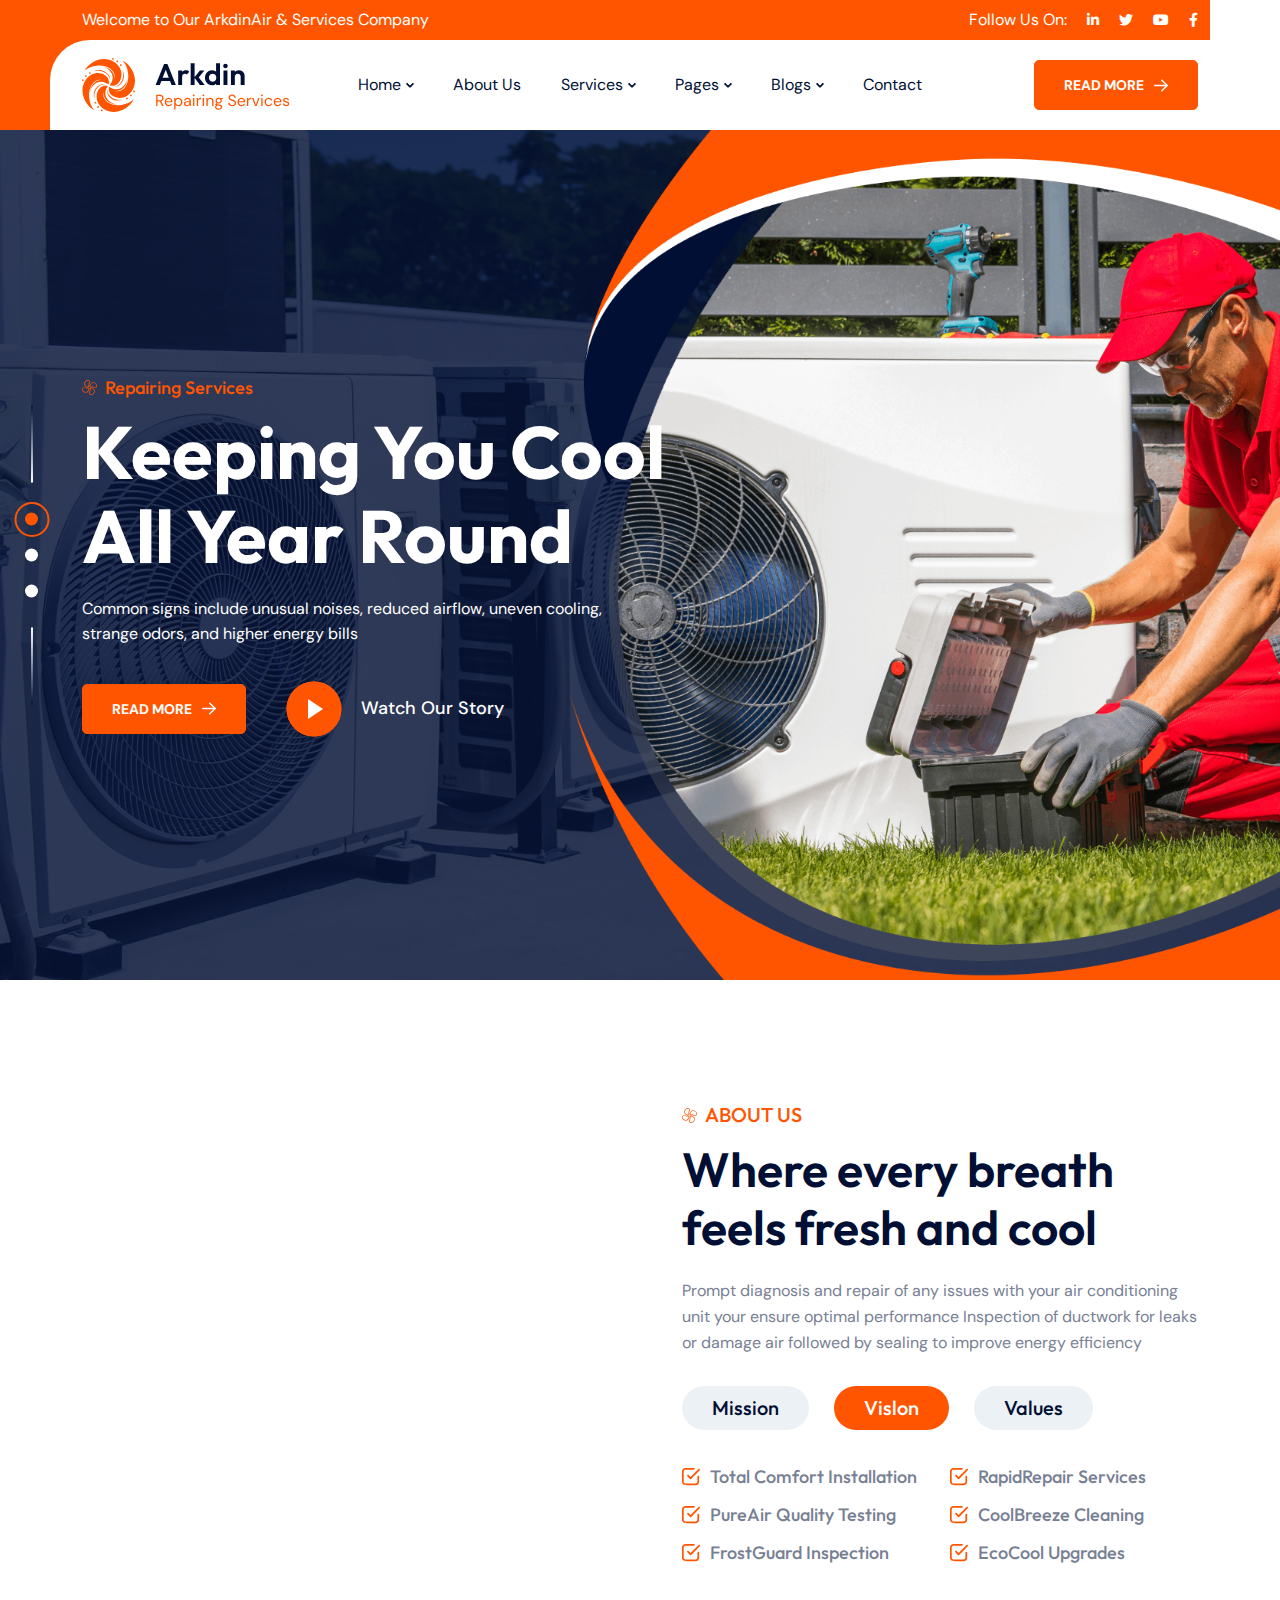
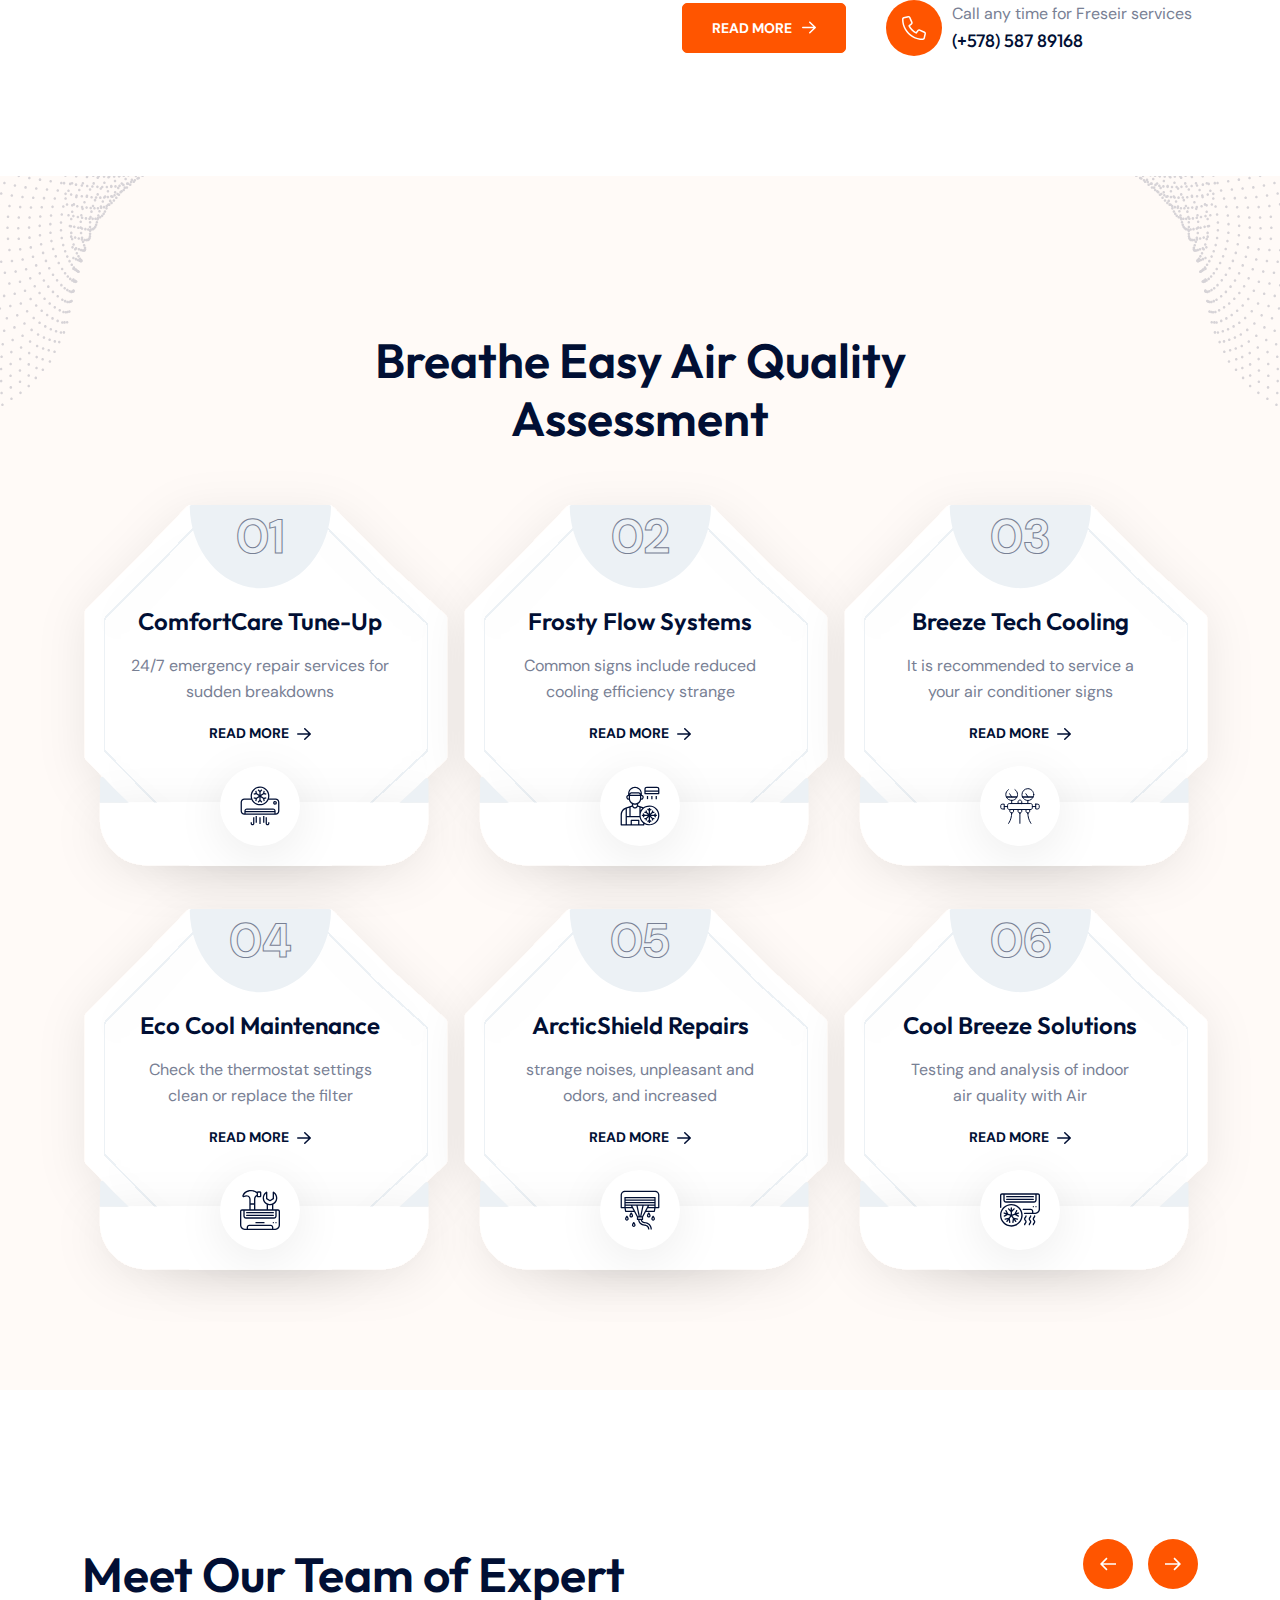
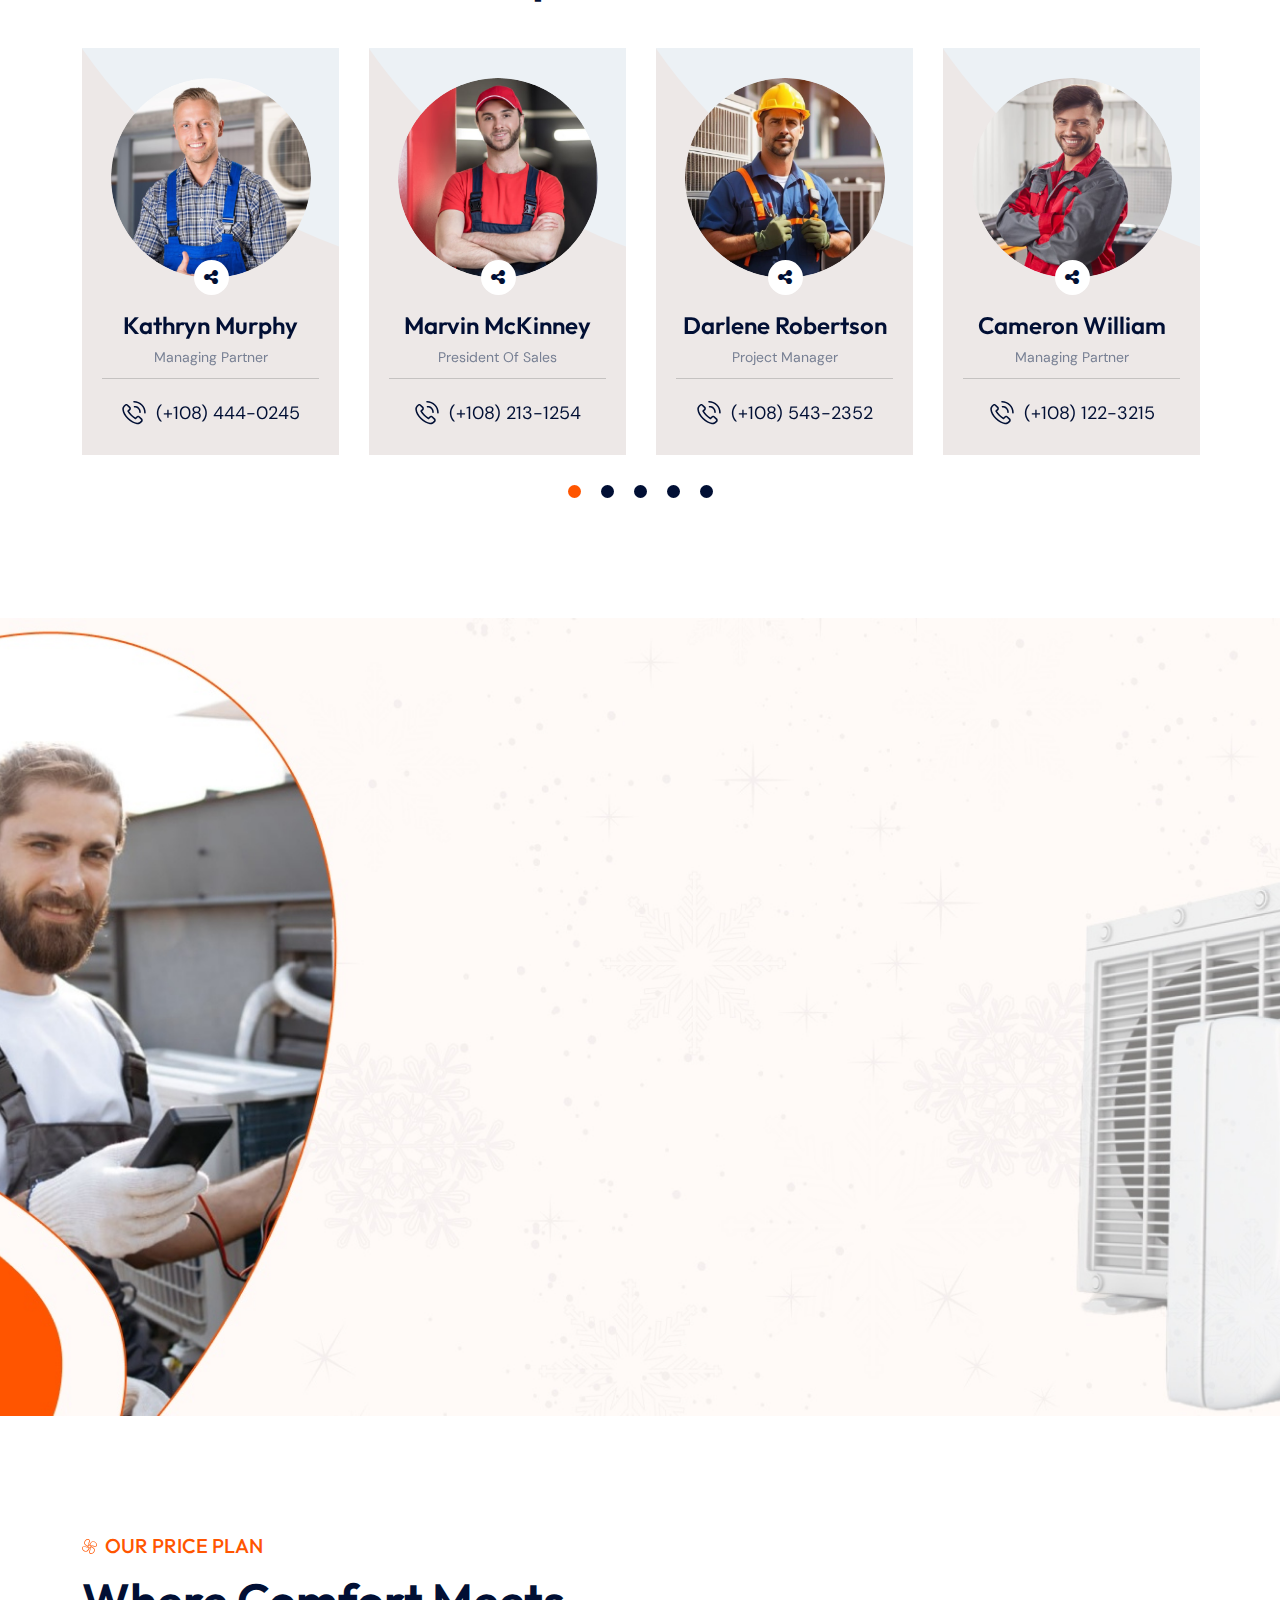
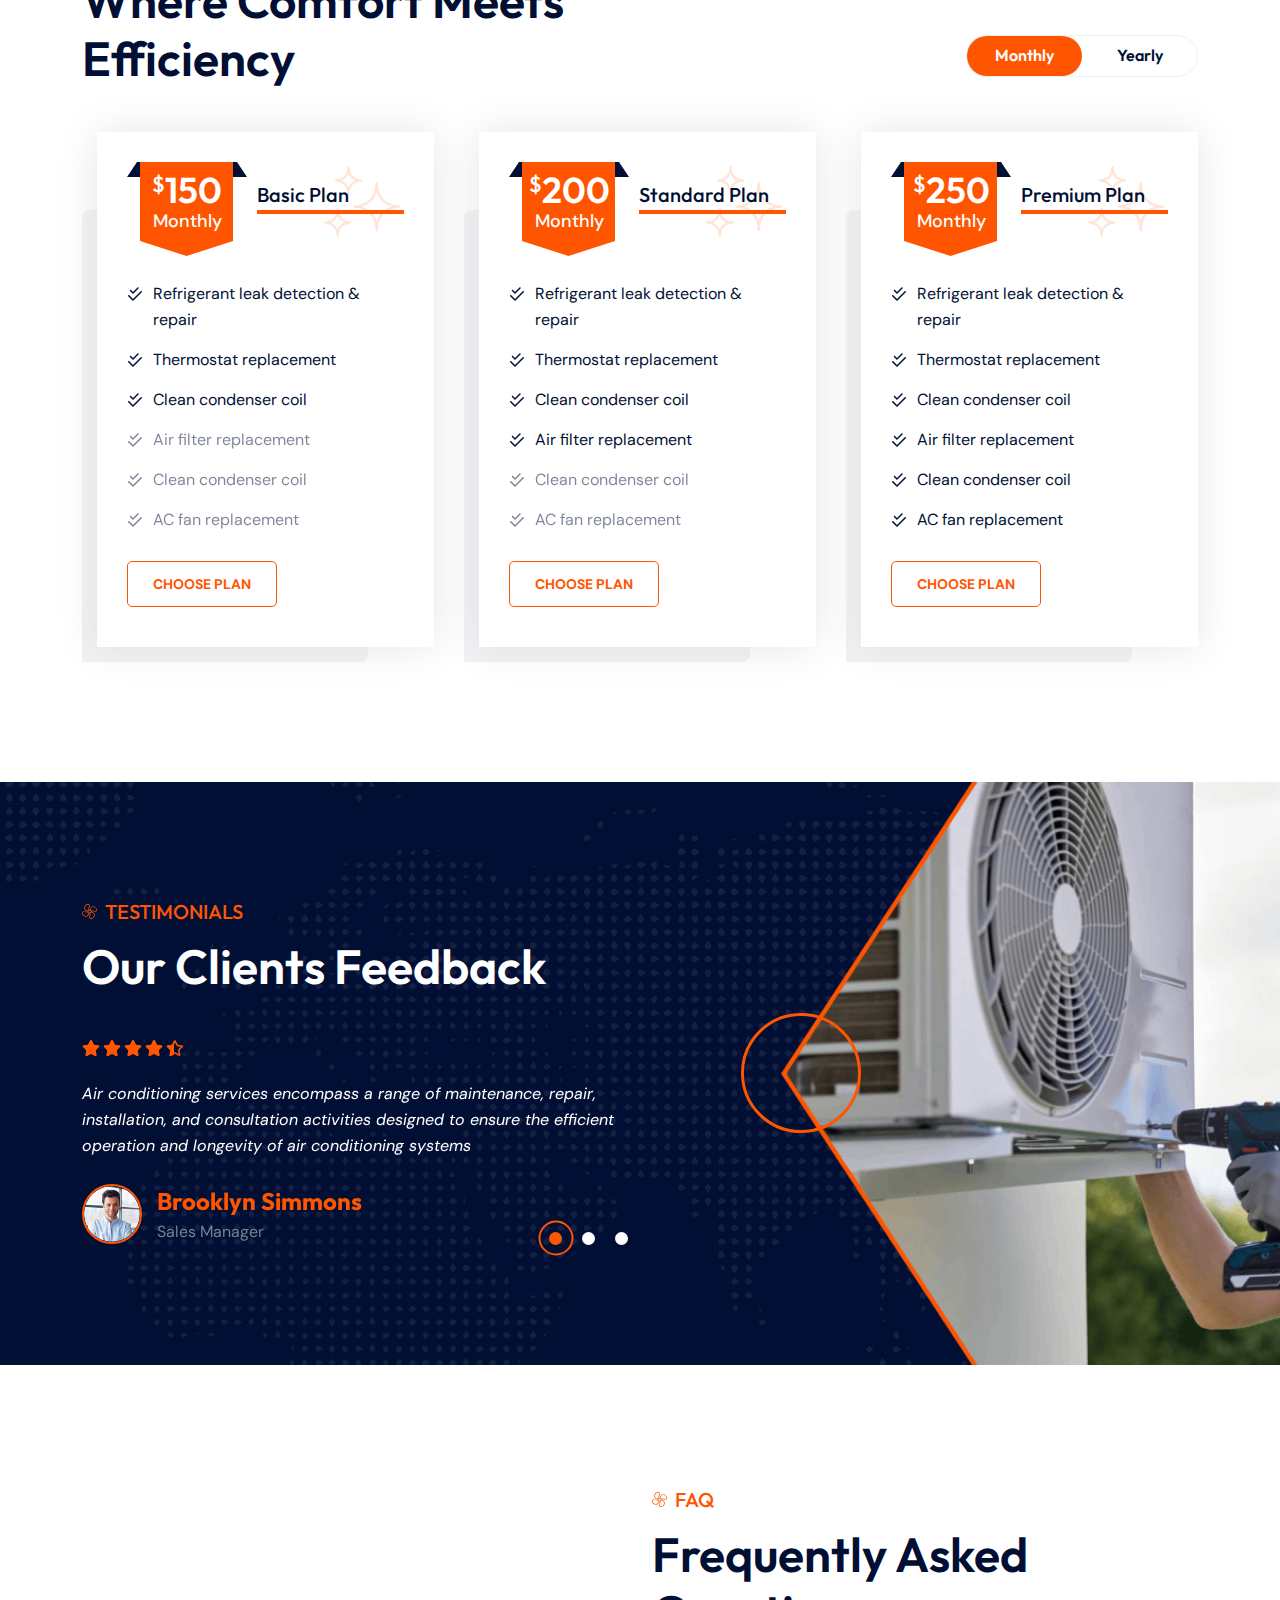
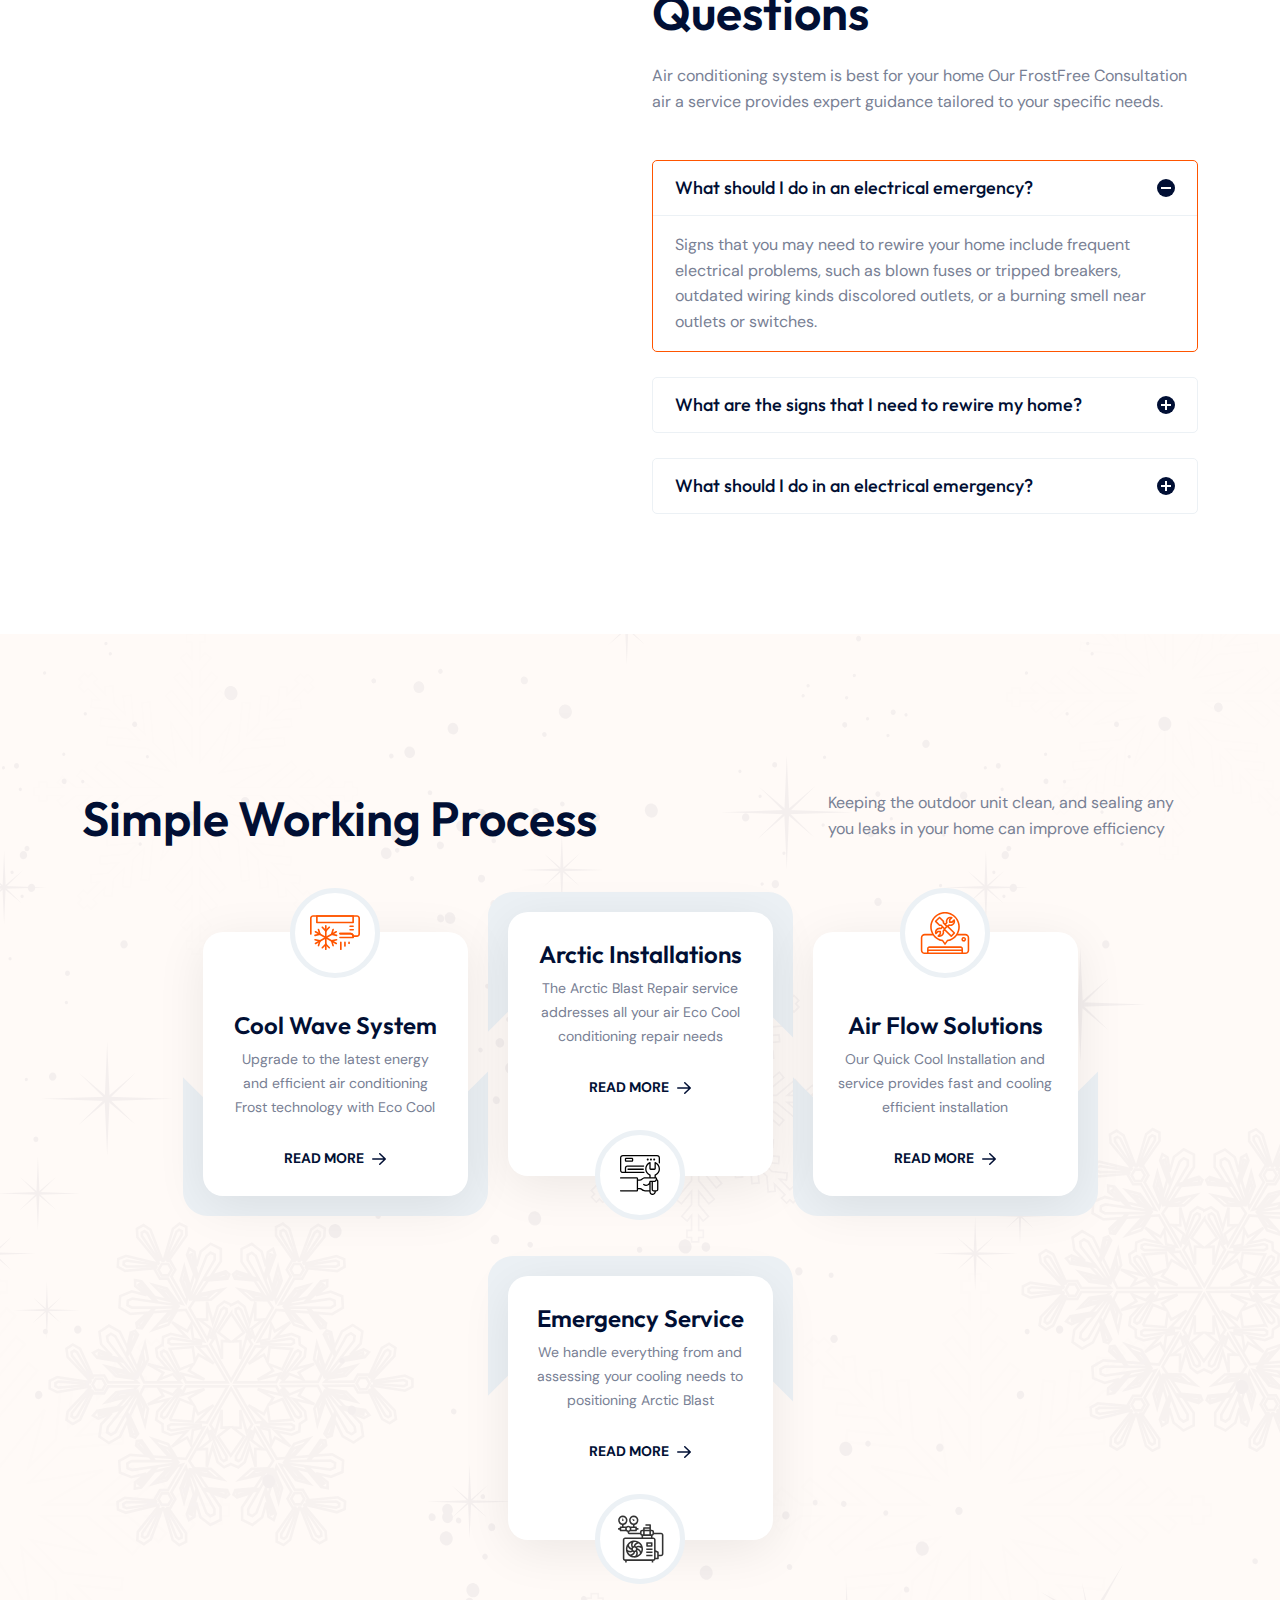
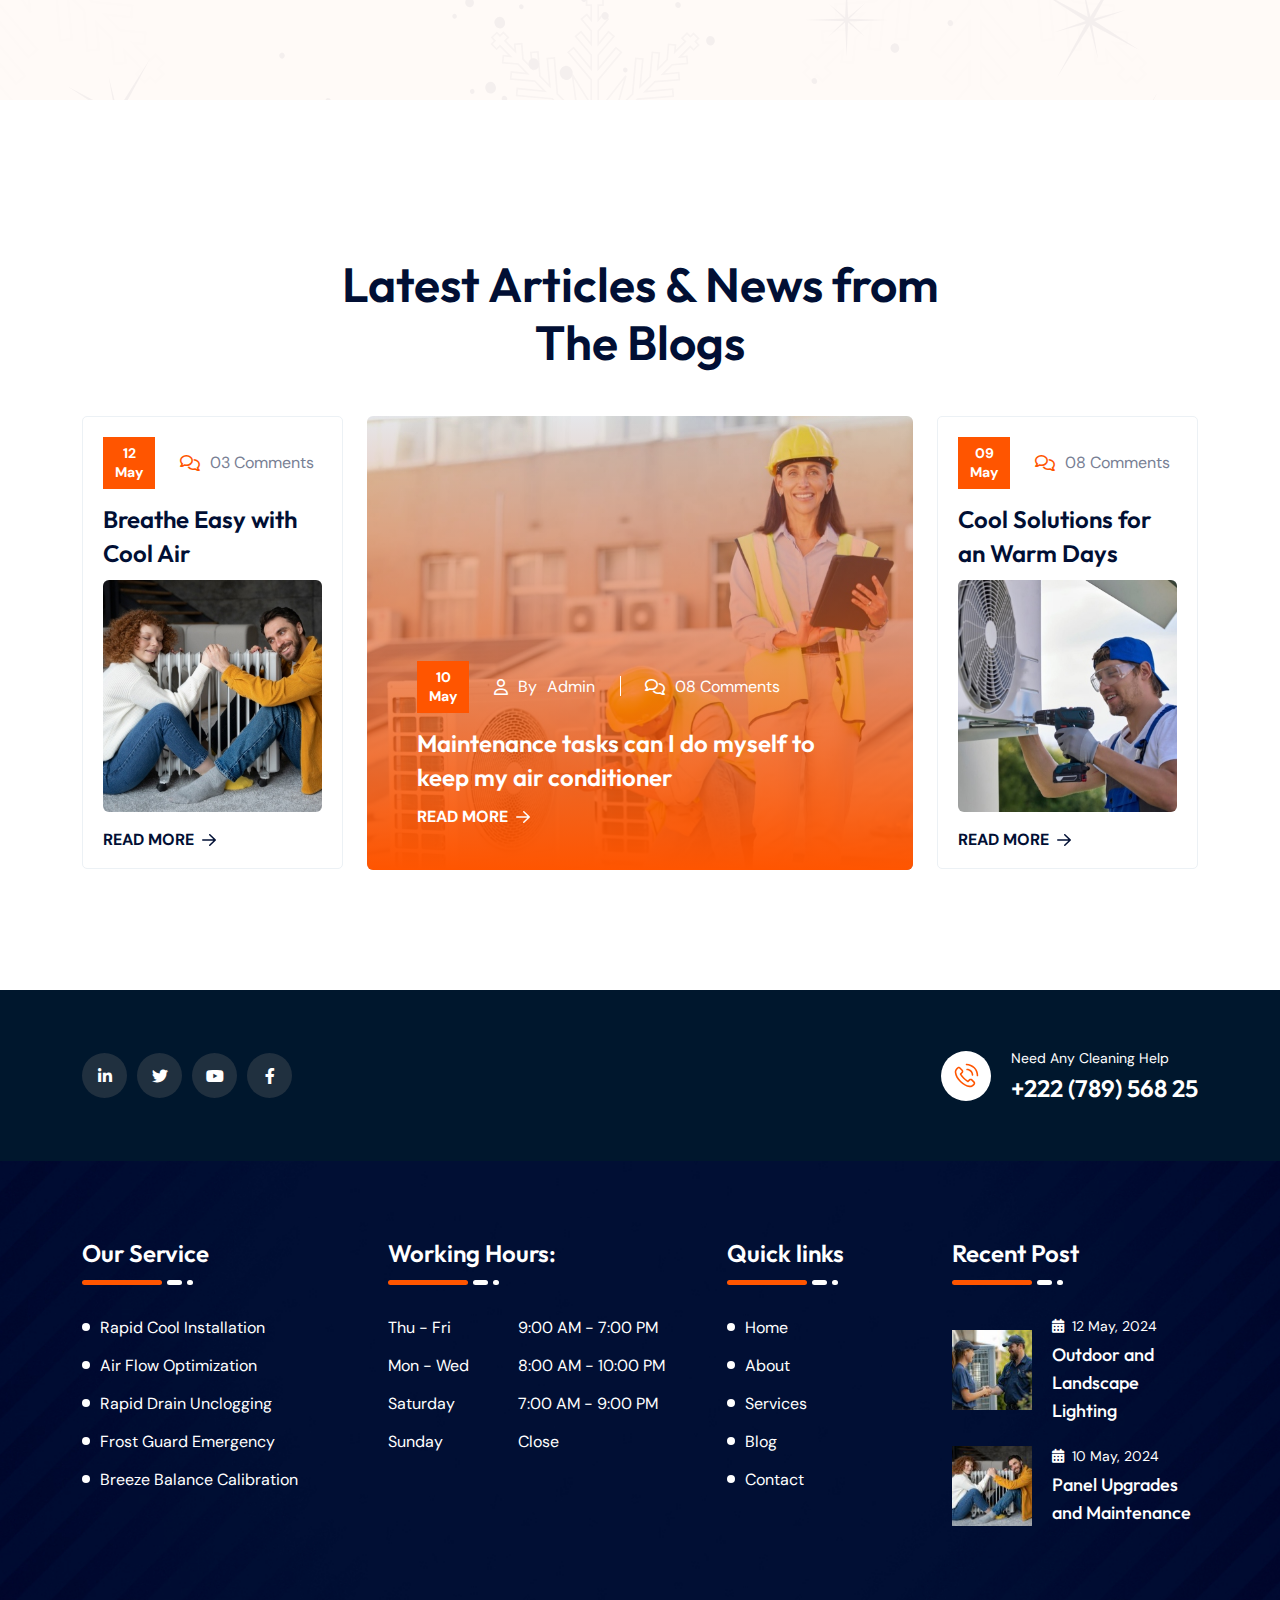
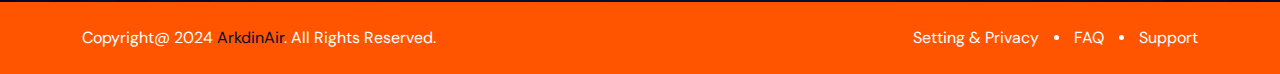
<file: index.html>
<!DOCTYPE html>
<html class="no-js" lang="en">
  <head>
    <!-- Meta Tags -->
    <meta charset="utf-8">
    <meta http-equiv="x-ua-compatible" content="ie=edge">
    <meta name="viewport" content="width=device-width, initial-scale=1">
    <meta name="author" content="ThemeServices">
    <!-- Favicon Icon -->
    <link rel="icon" href="assets/img/favicon.png">
    <!-- Site Title -->
    <title>Arkdin – Air Conditioning Services HTML Template</title>
    <link rel="stylesheet" href="assets/css/bootstrap.min.css">
    <link rel="stylesheet" href="assets/css/fontawesome.min.css">
    <link rel="stylesheet" href="assets/css/animate.css">
    <link rel="stylesheet" href="assets/css/slick.min.css">
    <link rel="stylesheet" href="assets/css/style.css">
  </head>
  <body>
    <div class="cs_preloader cs_accent_color">
      <div class="cs_preloader_in">
        <img src="assets/img/preloader_icon.svg" alt="Bione">
      </div>
    </div>
    <!-- Start Header Section -->
    <header class="cs_site_header cs_style_1 cs_heading_color cs_sticky_header">
      <div class="cs_top_header">
        <div class="container">
          <div class="cs_top_header_in">
            <div class="cs_top_header_left">Welcome to Our ArkdinAir & Services Company</div>
            <div class="cs_top_header_left">
              <div class="cs_header_social_links_wrap">
                <p class="mb-0">Follow Us On: </p>
                <div class="cs_header_social_links">
                  <a href="#" class="cs_social_btn cs_center">
                    <i class="fa-brands fa-linkedin-in"></i>
                  </a>
                  <a href="#" class="cs_social_btn cs_center">
                    <i class="fa-brands fa-twitter"></i>
                  </a>
                  <a href="#" class="cs_social_btn cs_center">
                    <i class="fa-brands fa-youtube"></i>
                  </a>
                  <a href="#" class="cs_social_btn cs_center">
                    <i class="fa-brands fa-facebook-f"></i>
                  </a>
                </div>
              </div>
            </div>
          </div>
        </div>
      </div>
      <div class="cs_main_header cs_accent_bg">
        <div class="container">
          <div class="cs_main_header_in">
            <div class="cs_main_header_left">
              <a class="cs_site_branding" href="index.html">
                <img src="assets/img/logo.svg" alt="Logo">
              </a>
            </div>
            <div class="cs_main_header_center">
              <div class="cs_nav">
                <ul class="cs_nav_list">
                  <li class="menu-item-has-children">
                    <a href="index.html">Home</a>
                    <ul>
                      <li><a href="index.html">Home V1</a></li>
                      <li><a href="home-v2.html">Home V2</a></li>
                    </ul>
                  </li>
                  <li><a href="about-us.html">About Us</a></li>
                  <li class="menu-item-has-children">
                    <a href="service.html">Services</a>
                    <ul>
                      <li><a href="service.html">Services</a></li>
                      <li><a href="service-details.html">Service Details</a></li>
                    </ul>
                  </li>
                  <li class="menu-item-has-children">
                    <a href="#">Pages</a>
                    <ul>
                      <li><a href="team.html">Team</a></li>
                      <li><a href="team-details.html">Team Details</a></li>
                      <li><a href="projects.html">Projects</a></li>
                      <li><a href="project-details.html">Project Details</a></li>
                    </ul>
                  </li>
                  <li class="menu-item-has-children">
                    <a href="blog.html">Blogs</a>
                    <ul>
                      <li><a href="blog.html">Blogs</a></li>
                      <li><a href="blog-details.html">Blog Details</a></li>
                    </ul>
                  </li>
                  <li><a href="contact.html">Contact</a></li>
                </ul>
              </div>
            </div>
            <div class="cs_main_header_right">
              <a href="contact.html" class="cs_btn cs_style_1">
                <span>Read More</span>
                <svg width="14" height="13" viewBox="0 0 14 13" fill="none" xmlns="http://www.w3.org/2000/svg">
                  <path d="M8.28125 0.71875L13.7812 5.96875C13.9271 6.11458 14 6.29167 14 6.5C14 6.70833 13.9271 6.88542 13.7812 7.03125L8.28125 12.2812C7.90625 12.5729 7.55208 12.5729 7.21875 12.2812C6.92708 11.9062 6.92708 11.5521 7.21875 11.2188L11.375 7.25H0.75C0.291667 7.20833 0.0416667 6.95833 0 6.5C0.0416667 6.04167 0.291667 5.79167 0.75 5.75H11.375L7.21875 1.78125C6.92708 1.44792 6.92708 1.09375 7.21875 0.71875C7.55208 0.427083 7.90625 0.427083 8.28125 0.71875Z" fill="currentColor"></path>
                </svg>                
              </a>
            </div>
          </div>
        </div>
      </div>
    </header>
    <div class="cs_site_header_spacing_130"></div>
    <!-- End Header Section -->
    <!-- Start Hero Section -->
    <section class="cs_slider cs_style_1">
      <div class="cs_slider_container" data-autoplay="0" data-loop="1" data-speed="900" data-center="0" data-variable-width="0" data-slides-per-view="1">
        <div class="cs_slider_wrapper">
          <div class="cs_slide">
            <div class="cs_hero cs_style_1 cs_bg_filed cs_primary_bg cs_center" data-src="assets/img/hero_bg_1.jpg">
              <div class="container">
                <div class="cs_hero_text wow fadeInRight" data-wow-duration="0.9s" data-wow-delay="0.25s">
                  <h3 class="cs_hero_mini_title cs_accent_color cs_fs_18 cs_medium cs_mb_8">
                    <img src="assets/img/icons/fan.svg" alt="">
                    Repairing Services
                  </h3>
                  <h1 class="cs_hero_title cs_white_color cs_fs_74 cs_mb_18">Keeping You Cool All Year Round</h1>
                  <p class="cs_hero_subtitle cs_white_color cs_mb_34">Common signs include unusual noises, reduced airflow, uneven cooling, strange odors, and higher energy bills</p>
                  <div class="cs_hero_btns">
                    <a href="about-us.html" class="cs_btn cs_style_1">
                      <span>Read More</span>
                      <svg width="14" height="13" viewBox="0 0 14 13" fill="none" xmlns="http://www.w3.org/2000/svg">
                        <path d="M8.28125 0.71875L13.7812 5.96875C13.9271 6.11458 14 6.29167 14 6.5C14 6.70833 13.9271 6.88542 13.7812 7.03125L8.28125 12.2812C7.90625 12.5729 7.55208 12.5729 7.21875 12.2812C6.92708 11.9062 6.92708 11.5521 7.21875 11.2188L11.375 7.25H0.75C0.291667 7.20833 0.0416667 6.95833 0 6.5C0.0416667 6.04167 0.291667 5.79167 0.75 5.75H11.375L7.21875 1.78125C6.92708 1.44792 6.92708 1.09375 7.21875 0.71875C7.55208 0.427083 7.90625 0.427083 8.28125 0.71875Z" fill="currentColor"/>
                      </svg>                
                    </a>
                    <a href="https://www.youtube.com/embed/rRid6GCJtgc" class="cs_hero_player_btn cs_video_open">
                      <span class="cs_player_btn cs_center">
                        <span></span>
                      </span>
                      <span class="cs_hero_play_btn_text">Watch Our Story</span>
                    </a>
                  </div>
                </div>
              </div>
              <div class="cs_hero_img"><img src="assets/img/hero_img_1.png" alt=""></div>
            </div>
          </div>
          <div class="cs_slide">
            <div class="cs_hero cs_style_1 cs_bg_filed cs_primary_bg cs_center" data-src="assets/img/hero_bg_2.jpg">
              <div class="container">
                <div class="cs_hero_text wow fadeInRight" data-wow-duration="0.9s" data-wow-delay="0.25s">
                  <h3 class="cs_hero_mini_title cs_accent_color cs_fs_18 cs_medium cs_mb_8">
                    <img src="assets/img/icons/fan.svg" alt="">
                    Cool Breeze Solutions
                  </h3>
                  <h1 class="cs_hero_title cs_white_color cs_fs_74 cs_mb_18">Fast & Reliable AC Fixes Hub</h1>
                  <p class="cs_hero_subtitle cs_white_color cs_mb_34">Common signs of AC problems include unusual noises, reduced airflow, uneven cooling, strange odors, and unexpectedly higher energy bills.</p>
                  <div class="cs_hero_btns">
                    <a href="about-us.html" class="cs_btn cs_style_1">
                      <span>Read More</span>
                      <svg width="14" height="13" viewBox="0 0 14 13" fill="none" xmlns="http://www.w3.org/2000/svg">
                        <path d="M8.28125 0.71875L13.7812 5.96875C13.9271 6.11458 14 6.29167 14 6.5C14 6.70833 13.9271 6.88542 13.7812 7.03125L8.28125 12.2812C7.90625 12.5729 7.55208 12.5729 7.21875 12.2812C6.92708 11.9062 6.92708 11.5521 7.21875 11.2188L11.375 7.25H0.75C0.291667 7.20833 0.0416667 6.95833 0 6.5C0.0416667 6.04167 0.291667 5.79167 0.75 5.75H11.375L7.21875 1.78125C6.92708 1.44792 6.92708 1.09375 7.21875 0.71875C7.55208 0.427083 7.90625 0.427083 8.28125 0.71875Z" fill="currentColor"/>
                      </svg>                
                    </a>
                    <a href="https://www.youtube.com/embed/rRid6GCJtgc" class="cs_hero_player_btn cs_video_open">
                      <span class="cs_player_btn cs_center">
                        <span></span>
                      </span>
                      <span class="cs_hero_play_btn_text">Watch Our Story</span>
                    </a>
                  </div>
                </div>
              </div>
              <div class="cs_hero_img"><img src="assets/img/hero_img_2.png" alt=""></div>
            </div>
          </div>
          <div class="cs_slide">
            <div class="cs_hero cs_style_1 cs_bg_filed cs_primary_bg cs_center" data-src="assets/img/hero_bg_3.jpg">
              <div class="container">
                <div class="cs_hero_text wow fadeInRight" data-wow-duration="0.9s" data-wow-delay="0.25s">
                  <h3 class="cs_hero_mini_title cs_accent_color cs_fs_18 cs_medium cs_mb_8">
                    <img src="assets/img/icons/fan.svg" alt="">
                    Eco Cool Maintenance
                  </h3>
                  <h1 class="cs_hero_title cs_white_color cs_fs_74 cs_mb_18">Expert Cooling Solutions</h1>
                  <p class="cs_hero_subtitle cs_white_color cs_mb_34">Watch for unusual noises, reduced airflow, uneven cooling, strange odors, and higher energy bills as common signs of AC issues.</p>
                  <div class="cs_hero_btns">
                    <a href="about-us.html" class="cs_btn cs_style_1">
                      <span>Read More</span>
                      <svg width="14" height="13" viewBox="0 0 14 13" fill="none" xmlns="http://www.w3.org/2000/svg">
                        <path d="M8.28125 0.71875L13.7812 5.96875C13.9271 6.11458 14 6.29167 14 6.5C14 6.70833 13.9271 6.88542 13.7812 7.03125L8.28125 12.2812C7.90625 12.5729 7.55208 12.5729 7.21875 12.2812C6.92708 11.9062 6.92708 11.5521 7.21875 11.2188L11.375 7.25H0.75C0.291667 7.20833 0.0416667 6.95833 0 6.5C0.0416667 6.04167 0.291667 5.79167 0.75 5.75H11.375L7.21875 1.78125C6.92708 1.44792 6.92708 1.09375 7.21875 0.71875C7.55208 0.427083 7.90625 0.427083 8.28125 0.71875Z" fill="currentColor"/>
                      </svg>                
                    </a>
                    <a href="https://www.youtube.com/embed/rRid6GCJtgc" class="cs_hero_player_btn cs_video_open">
                      <span class="cs_player_btn cs_center">
                        <span></span>
                      </span>
                      <span class="cs_hero_play_btn_text">Watch Our Story</span>
                    </a>
                  </div>
                </div>
              </div>
              <div class="cs_hero_img"><img src="assets/img/hero_img_3.png" alt=""></div>
            </div>
          </div>
        </div>
        <div class="cs_pagination cs_style_1"></div>
      </div>
    </section>
    <!-- End Hero Section -->
    <!-- Start About Section -->
    <section>
      <div class="cs_height_120 cs_height_lg_80"></div>
      <div class="cs_about cs_style_1">
        <div class="container">
          <div class="row align-items-center cs_gap_y_40">
            <div class="col-xl-6 wow fadeInLeft" data-wow-duration="0.9s" data-wow-delay="0.25s">
              <div class="cs_about_thumb">
                <img src="assets/img/about_img_1.png" alt="About">
                <a href="https://www.youtube.com/embed/rRid6GCJtgc" class="cs_about_player_btn cs_video_open">
                  <span class="cs_player_btn cs_center">
                    <span></span>
                  </span>
                </a>
              </div>
            </div>
            <div class="col-xl-6">
              <div class="cs_about_content">
                <div class="cs_section_heading cs_style_1 cs_mb_22">
                  <h3 class="cs_section_subtitle cs_accent_color text-uppercase cs_medium cs_fs_20 cs_mb_10">
                    <img src="assets/img/icons/fan.svg" alt="" class="cs_section_subheading_icon">
                    About us
                  </h3>
                  <h2 class="cs_section_title cs_fs_48 cs_semibold mb-0">Where every breath feels fresh and cool</h2>
                </div>
                <p class="cs_mb_30">Prompt diagnosis and repair of any issues with your air conditioning unit your ensure optimal performance Inspection of ductwork for leaks or damage air followed by sealing to improve energy efficiency</p>
                <div class="cs_tabs">
                  <ul class="cs_tab_links cs_style_1 cs_fs_20 cs_medium cs_heading_font cs_mp_0 cs_heading_color">
                    <li><a href="#tab_1">Mission</a></li>
                    <li class="active"><a href="#tab_2">Vislon</a></li>
                    <li><a href="#tab_3">Values</a></li>
                  </ul>
                  <div class="cs_height_33 cs_height_lg_30"></div>
                  <div class="cs_tab_body">
                    <div class="cs_tab" id="tab_1">
                      <ul class="cs_list cs_style_1 cs_mp_0 cs_fs_18 cs_medium cs_heading_font">
                        <li>
                          <svg width="18" height="18" viewBox="0 0 18 18" fill="none" xmlns="http://www.w3.org/2000/svg">
                            <circle cx="9" cy="9" r="8" stroke="currentColor" stroke-width="2"/>
                            <g>
                            <path d="M13.7676 5.63463C13.4582 5.32482 12.9558 5.32501 12.646 5.63463L7.59787 10.683L5.35419 8.4393C5.04438 8.12949 4.54217 8.12949 4.23236 8.4393C3.92255 8.74912 3.92255 9.25132 4.23236 9.56113L7.03684 12.3656C7.19165 12.5204 7.39464 12.598 7.59765 12.598C7.80067 12.598 8.00386 12.5206 8.15867 12.3656L13.7676 6.75644C14.0775 6.44684 14.0775 5.94443 13.7676 5.63463Z" fill="currentColor"/>
                            </g>
                            <defs>
                            <clipPath>
                            <rect width="10" height="10" fill="white" transform="translate(4 4)"/>
                            </clipPath>
                            </defs>
                          </svg>
                          AirFlow Optimization
                        </li>
                        <li>
                          <svg width="18" height="18" viewBox="0 0 18 18" fill="none" xmlns="http://www.w3.org/2000/svg">
                            <circle cx="9" cy="9" r="8" stroke="currentColor" stroke-width="2"/>
                            <g>
                            <path d="M13.7676 5.63463C13.4582 5.32482 12.9558 5.32501 12.646 5.63463L7.59787 10.683L5.35419 8.4393C5.04438 8.12949 4.54217 8.12949 4.23236 8.4393C3.92255 8.74912 3.92255 9.25132 4.23236 9.56113L7.03684 12.3656C7.19165 12.5204 7.39464 12.598 7.59765 12.598C7.80067 12.598 8.00386 12.5206 8.15867 12.3656L13.7676 6.75644C14.0775 6.44684 14.0775 5.94443 13.7676 5.63463Z" fill="currentColor"/>
                            </g>
                            <defs>
                            <clipPath>
                            <rect width="10" height="10" fill="white" transform="translate(4 4)"/>
                            </clipPath>
                            </defs>
                          </svg>
                          AirFlow Optimization
                        </li>
                        <li>
                          <svg width="18" height="18" viewBox="0 0 18 18" fill="none" xmlns="http://www.w3.org/2000/svg">
                            <circle cx="9" cy="9" r="8" stroke="currentColor" stroke-width="2"/>
                            <g>
                            <path d="M13.7676 5.63463C13.4582 5.32482 12.9558 5.32501 12.646 5.63463L7.59787 10.683L5.35419 8.4393C5.04438 8.12949 4.54217 8.12949 4.23236 8.4393C3.92255 8.74912 3.92255 9.25132 4.23236 9.56113L7.03684 12.3656C7.19165 12.5204 7.39464 12.598 7.59765 12.598C7.80067 12.598 8.00386 12.5206 8.15867 12.3656L13.7676 6.75644C14.0775 6.44684 14.0775 5.94443 13.7676 5.63463Z" fill="currentColor"/>
                            </g>
                            <defs>
                            <clipPath>
                            <rect width="10" height="10" fill="white" transform="translate(4 4)"/>
                            </clipPath>
                            </defs>
                          </svg>
                          FreezeGuard Installation
                        </li>
                        <li>
                          <svg width="18" height="18" viewBox="0 0 18 18" fill="none" xmlns="http://www.w3.org/2000/svg">
                            <circle cx="9" cy="9" r="8" stroke="currentColor" stroke-width="2"/>
                            <g>
                            <path d="M13.7676 5.63463C13.4582 5.32482 12.9558 5.32501 12.646 5.63463L7.59787 10.683L5.35419 8.4393C5.04438 8.12949 4.54217 8.12949 4.23236 8.4393C3.92255 8.74912 3.92255 9.25132 4.23236 9.56113L7.03684 12.3656C7.19165 12.5204 7.39464 12.598 7.59765 12.598C7.80067 12.598 8.00386 12.5206 8.15867 12.3656L13.7676 6.75644C14.0775 6.44684 14.0775 5.94443 13.7676 5.63463Z" fill="currentColor"/>
                            </g>
                            <defs>
                            <clipPath>
                            <rect width="10" height="10" fill="white" transform="translate(4 4)"/>
                            </clipPath>
                            </defs>
                          </svg>
                          Cool Care Maintenance
                        </li>
                        <li>
                          <svg width="18" height="18" viewBox="0 0 18 18" fill="none" xmlns="http://www.w3.org/2000/svg">
                            <circle cx="9" cy="9" r="8" stroke="currentColor" stroke-width="2"/>
                            <g>
                            <path d="M13.7676 5.63463C13.4582 5.32482 12.9558 5.32501 12.646 5.63463L7.59787 10.683L5.35419 8.4393C5.04438 8.12949 4.54217 8.12949 4.23236 8.4393C3.92255 8.74912 3.92255 9.25132 4.23236 9.56113L7.03684 12.3656C7.19165 12.5204 7.39464 12.598 7.59765 12.598C7.80067 12.598 8.00386 12.5206 8.15867 12.3656L13.7676 6.75644C14.0775 6.44684 14.0775 5.94443 13.7676 5.63463Z" fill="currentColor"/>
                            </g>
                            <defs>
                            <clipPath>
                            <rect width="10" height="10" fill="white" transform="translate(4 4)"/>
                            </clipPath>
                            </defs>
                          </svg>
                          ClimateControl Checkup
                        </li>
                        <li>
                          <svg width="18" height="18" viewBox="0 0 18 18" fill="none" xmlns="http://www.w3.org/2000/svg">
                            <circle cx="9" cy="9" r="8" stroke="currentColor" stroke-width="2"/>
                            <g>
                            <path d="M13.7676 5.63463C13.4582 5.32482 12.9558 5.32501 12.646 5.63463L7.59787 10.683L5.35419 8.4393C5.04438 8.12949 4.54217 8.12949 4.23236 8.4393C3.92255 8.74912 3.92255 9.25132 4.23236 9.56113L7.03684 12.3656C7.19165 12.5204 7.39464 12.598 7.59765 12.598C7.80067 12.598 8.00386 12.5206 8.15867 12.3656L13.7676 6.75644C14.0775 6.44684 14.0775 5.94443 13.7676 5.63463Z" fill="currentColor"/>
                            </g>
                            <defs>
                            <clipPath>
                            <rect width="10" height="10" fill="white" transform="translate(4 4)"/>
                            </clipPath>
                            </defs>
                          </svg>
                          ChillOut Emergency Services
                        </li>
                      </ul>
                    </div>
                    <div class="cs_tab active" id="tab_2">
                      <ul class="cs_list cs_style_1 cs_mp_0 cs_fs_18 cs_medium cs_heading_font">
                        <li>
                          <svg width="14" height="14" viewBox="0 0 14 14" fill="none" xmlns="http://www.w3.org/2000/svg">
                            <path d="M9.46667 13.3333H3.86667C2.66667 13.3333 2 13.3333 1.46667 13.0667C0.933333 12.8 0.533333 12.4 0.333333 11.9333C0 11.3333 0 10.6667 0 9.46667V3.86667C0 2.66667 5.96046e-08 2 0.266667 1.46667C0.533333 0.933333 0.933333 0.533333 1.4 0.333333C2 0 2.66667 0 3.86667 0H9.33333C9.73333 0 10 0.266667 10 0.666667C10 1.06667 9.73333 1.33333 9.33333 1.33333H3.86667C2.86667 1.33333 2.33333 1.33333 2.06667 1.46667C1.8 1.6 1.6 1.8 1.46667 2.06667C1.33333 2.33333 1.33333 2.86667 1.33333 3.86667V9.46667C1.33333 10.4667 1.33333 11 1.46667 11.2667C1.6 11.5333 1.8 11.7333 2.06667 11.8667C2.33333 12 2.86667 12 3.86667 12H9.46667C10.4667 12 11 12 11.2667 11.8667C11.5333 11.7333 11.7333 11.5333 11.8667 11.2667C12 11 12 10.4667 12 9.46667V6.66667C12 6.26667 12.2667 6 12.6667 6C13.0667 6 13.3333 6.26667 13.3333 6.66667V9.46667C13.3333 10.6667 13.3333 11.3333 13.0667 11.8667C12.8 12.4 12.4 12.8 11.9333 13C11.3333 13.3333 10.6667 13.3333 9.46667 13.3333ZM6.66667 8.66667C6.46667 8.66667 6.33333 8.6 6.2 8.46667L4.2 6.46667C3.93333 6.2 3.93333 5.8 4.2 5.53333C4.46667 5.26667 4.86667 5.26667 5.13333 5.53333L6.66667 7.06667L12.8667 0.866667C13.1333 0.6 13.5333 0.6 13.8 0.866667C14.0667 1.13333 14.0667 1.53333 13.8 1.8L7.13333 8.46667C7 8.6 6.86667 8.66667 6.66667 8.66667Z" fill="currentColor"/>
                          </svg>                            
                          Total Comfort Installation
                        </li>
                        <li>
                          <svg width="14" height="14" viewBox="0 0 14 14" fill="none" xmlns="http://www.w3.org/2000/svg">
                            <path d="M9.46667 13.3333H3.86667C2.66667 13.3333 2 13.3333 1.46667 13.0667C0.933333 12.8 0.533333 12.4 0.333333 11.9333C0 11.3333 0 10.6667 0 9.46667V3.86667C0 2.66667 5.96046e-08 2 0.266667 1.46667C0.533333 0.933333 0.933333 0.533333 1.4 0.333333C2 0 2.66667 0 3.86667 0H9.33333C9.73333 0 10 0.266667 10 0.666667C10 1.06667 9.73333 1.33333 9.33333 1.33333H3.86667C2.86667 1.33333 2.33333 1.33333 2.06667 1.46667C1.8 1.6 1.6 1.8 1.46667 2.06667C1.33333 2.33333 1.33333 2.86667 1.33333 3.86667V9.46667C1.33333 10.4667 1.33333 11 1.46667 11.2667C1.6 11.5333 1.8 11.7333 2.06667 11.8667C2.33333 12 2.86667 12 3.86667 12H9.46667C10.4667 12 11 12 11.2667 11.8667C11.5333 11.7333 11.7333 11.5333 11.8667 11.2667C12 11 12 10.4667 12 9.46667V6.66667C12 6.26667 12.2667 6 12.6667 6C13.0667 6 13.3333 6.26667 13.3333 6.66667V9.46667C13.3333 10.6667 13.3333 11.3333 13.0667 11.8667C12.8 12.4 12.4 12.8 11.9333 13C11.3333 13.3333 10.6667 13.3333 9.46667 13.3333ZM6.66667 8.66667C6.46667 8.66667 6.33333 8.6 6.2 8.46667L4.2 6.46667C3.93333 6.2 3.93333 5.8 4.2 5.53333C4.46667 5.26667 4.86667 5.26667 5.13333 5.53333L6.66667 7.06667L12.8667 0.866667C13.1333 0.6 13.5333 0.6 13.8 0.866667C14.0667 1.13333 14.0667 1.53333 13.8 1.8L7.13333 8.46667C7 8.6 6.86667 8.66667 6.66667 8.66667Z" fill="currentColor"/>
                          </svg>                            
                          RapidRepair Services
                        </li>
                        <li>
                          <svg width="14" height="14" viewBox="0 0 14 14" fill="none" xmlns="http://www.w3.org/2000/svg">
                            <path d="M9.46667 13.3333H3.86667C2.66667 13.3333 2 13.3333 1.46667 13.0667C0.933333 12.8 0.533333 12.4 0.333333 11.9333C0 11.3333 0 10.6667 0 9.46667V3.86667C0 2.66667 5.96046e-08 2 0.266667 1.46667C0.533333 0.933333 0.933333 0.533333 1.4 0.333333C2 0 2.66667 0 3.86667 0H9.33333C9.73333 0 10 0.266667 10 0.666667C10 1.06667 9.73333 1.33333 9.33333 1.33333H3.86667C2.86667 1.33333 2.33333 1.33333 2.06667 1.46667C1.8 1.6 1.6 1.8 1.46667 2.06667C1.33333 2.33333 1.33333 2.86667 1.33333 3.86667V9.46667C1.33333 10.4667 1.33333 11 1.46667 11.2667C1.6 11.5333 1.8 11.7333 2.06667 11.8667C2.33333 12 2.86667 12 3.86667 12H9.46667C10.4667 12 11 12 11.2667 11.8667C11.5333 11.7333 11.7333 11.5333 11.8667 11.2667C12 11 12 10.4667 12 9.46667V6.66667C12 6.26667 12.2667 6 12.6667 6C13.0667 6 13.3333 6.26667 13.3333 6.66667V9.46667C13.3333 10.6667 13.3333 11.3333 13.0667 11.8667C12.8 12.4 12.4 12.8 11.9333 13C11.3333 13.3333 10.6667 13.3333 9.46667 13.3333ZM6.66667 8.66667C6.46667 8.66667 6.33333 8.6 6.2 8.46667L4.2 6.46667C3.93333 6.2 3.93333 5.8 4.2 5.53333C4.46667 5.26667 4.86667 5.26667 5.13333 5.53333L6.66667 7.06667L12.8667 0.866667C13.1333 0.6 13.5333 0.6 13.8 0.866667C14.0667 1.13333 14.0667 1.53333 13.8 1.8L7.13333 8.46667C7 8.6 6.86667 8.66667 6.66667 8.66667Z" fill="currentColor"/>
                          </svg>                            
                          PureAir Quality Testing
                        </li>
                        <li>
                          <svg width="14" height="14" viewBox="0 0 14 14" fill="none" xmlns="http://www.w3.org/2000/svg">
                            <path d="M9.46667 13.3333H3.86667C2.66667 13.3333 2 13.3333 1.46667 13.0667C0.933333 12.8 0.533333 12.4 0.333333 11.9333C0 11.3333 0 10.6667 0 9.46667V3.86667C0 2.66667 5.96046e-08 2 0.266667 1.46667C0.533333 0.933333 0.933333 0.533333 1.4 0.333333C2 0 2.66667 0 3.86667 0H9.33333C9.73333 0 10 0.266667 10 0.666667C10 1.06667 9.73333 1.33333 9.33333 1.33333H3.86667C2.86667 1.33333 2.33333 1.33333 2.06667 1.46667C1.8 1.6 1.6 1.8 1.46667 2.06667C1.33333 2.33333 1.33333 2.86667 1.33333 3.86667V9.46667C1.33333 10.4667 1.33333 11 1.46667 11.2667C1.6 11.5333 1.8 11.7333 2.06667 11.8667C2.33333 12 2.86667 12 3.86667 12H9.46667C10.4667 12 11 12 11.2667 11.8667C11.5333 11.7333 11.7333 11.5333 11.8667 11.2667C12 11 12 10.4667 12 9.46667V6.66667C12 6.26667 12.2667 6 12.6667 6C13.0667 6 13.3333 6.26667 13.3333 6.66667V9.46667C13.3333 10.6667 13.3333 11.3333 13.0667 11.8667C12.8 12.4 12.4 12.8 11.9333 13C11.3333 13.3333 10.6667 13.3333 9.46667 13.3333ZM6.66667 8.66667C6.46667 8.66667 6.33333 8.6 6.2 8.46667L4.2 6.46667C3.93333 6.2 3.93333 5.8 4.2 5.53333C4.46667 5.26667 4.86667 5.26667 5.13333 5.53333L6.66667 7.06667L12.8667 0.866667C13.1333 0.6 13.5333 0.6 13.8 0.866667C14.0667 1.13333 14.0667 1.53333 13.8 1.8L7.13333 8.46667C7 8.6 6.86667 8.66667 6.66667 8.66667Z" fill="currentColor"/>
                          </svg>                            
                          CoolBreeze Cleaning
                        </li>
                        <li>
                          <svg width="14" height="14" viewBox="0 0 14 14" fill="none" xmlns="http://www.w3.org/2000/svg">
                            <path d="M9.46667 13.3333H3.86667C2.66667 13.3333 2 13.3333 1.46667 13.0667C0.933333 12.8 0.533333 12.4 0.333333 11.9333C0 11.3333 0 10.6667 0 9.46667V3.86667C0 2.66667 5.96046e-08 2 0.266667 1.46667C0.533333 0.933333 0.933333 0.533333 1.4 0.333333C2 0 2.66667 0 3.86667 0H9.33333C9.73333 0 10 0.266667 10 0.666667C10 1.06667 9.73333 1.33333 9.33333 1.33333H3.86667C2.86667 1.33333 2.33333 1.33333 2.06667 1.46667C1.8 1.6 1.6 1.8 1.46667 2.06667C1.33333 2.33333 1.33333 2.86667 1.33333 3.86667V9.46667C1.33333 10.4667 1.33333 11 1.46667 11.2667C1.6 11.5333 1.8 11.7333 2.06667 11.8667C2.33333 12 2.86667 12 3.86667 12H9.46667C10.4667 12 11 12 11.2667 11.8667C11.5333 11.7333 11.7333 11.5333 11.8667 11.2667C12 11 12 10.4667 12 9.46667V6.66667C12 6.26667 12.2667 6 12.6667 6C13.0667 6 13.3333 6.26667 13.3333 6.66667V9.46667C13.3333 10.6667 13.3333 11.3333 13.0667 11.8667C12.8 12.4 12.4 12.8 11.9333 13C11.3333 13.3333 10.6667 13.3333 9.46667 13.3333ZM6.66667 8.66667C6.46667 8.66667 6.33333 8.6 6.2 8.46667L4.2 6.46667C3.93333 6.2 3.93333 5.8 4.2 5.53333C4.46667 5.26667 4.86667 5.26667 5.13333 5.53333L6.66667 7.06667L12.8667 0.866667C13.1333 0.6 13.5333 0.6 13.8 0.866667C14.0667 1.13333 14.0667 1.53333 13.8 1.8L7.13333 8.46667C7 8.6 6.86667 8.66667 6.66667 8.66667Z" fill="currentColor"/>
                          </svg>                            
                          FrostGuard Inspection
                        </li>
                        <li>
                          <svg width="14" height="14" viewBox="0 0 14 14" fill="none" xmlns="http://www.w3.org/2000/svg">
                            <path d="M9.46667 13.3333H3.86667C2.66667 13.3333 2 13.3333 1.46667 13.0667C0.933333 12.8 0.533333 12.4 0.333333 11.9333C0 11.3333 0 10.6667 0 9.46667V3.86667C0 2.66667 5.96046e-08 2 0.266667 1.46667C0.533333 0.933333 0.933333 0.533333 1.4 0.333333C2 0 2.66667 0 3.86667 0H9.33333C9.73333 0 10 0.266667 10 0.666667C10 1.06667 9.73333 1.33333 9.33333 1.33333H3.86667C2.86667 1.33333 2.33333 1.33333 2.06667 1.46667C1.8 1.6 1.6 1.8 1.46667 2.06667C1.33333 2.33333 1.33333 2.86667 1.33333 3.86667V9.46667C1.33333 10.4667 1.33333 11 1.46667 11.2667C1.6 11.5333 1.8 11.7333 2.06667 11.8667C2.33333 12 2.86667 12 3.86667 12H9.46667C10.4667 12 11 12 11.2667 11.8667C11.5333 11.7333 11.7333 11.5333 11.8667 11.2667C12 11 12 10.4667 12 9.46667V6.66667C12 6.26667 12.2667 6 12.6667 6C13.0667 6 13.3333 6.26667 13.3333 6.66667V9.46667C13.3333 10.6667 13.3333 11.3333 13.0667 11.8667C12.8 12.4 12.4 12.8 11.9333 13C11.3333 13.3333 10.6667 13.3333 9.46667 13.3333ZM6.66667 8.66667C6.46667 8.66667 6.33333 8.6 6.2 8.46667L4.2 6.46667C3.93333 6.2 3.93333 5.8 4.2 5.53333C4.46667 5.26667 4.86667 5.26667 5.13333 5.53333L6.66667 7.06667L12.8667 0.866667C13.1333 0.6 13.5333 0.6 13.8 0.866667C14.0667 1.13333 14.0667 1.53333 13.8 1.8L7.13333 8.46667C7 8.6 6.86667 8.66667 6.66667 8.66667Z" fill="currentColor"/>
                          </svg>                            
                          EcoCool Upgrades
                        </li>
                      </ul>
                    </div>
                    <div class="cs_tab" id="tab_3">
                      Common signs include unusual noises, reduced airflow, uneven cooling, strange odors, and higher energy bills. <br>Prompt diagnosis and repair of any issues with your air conditioning unit your ensure optimal performance Inspection of ductwork for leaks.
                    </div>
                  </div>
                </div>
                <div class="cs_height_33 cs_height_lg_30"></div>
                <div class="cs_about_btns">
                  <a href="about-us.html" class="cs_btn cs_style_1">
                    <span>Read More</span>
                    <svg width="14" height="13" viewBox="0 0 14 13" fill="none" xmlns="http://www.w3.org/2000/svg">
                      <path d="M8.28125 0.71875L13.7812 5.96875C13.9271 6.11458 14 6.29167 14 6.5C14 6.70833 13.9271 6.88542 13.7812 7.03125L8.28125 12.2812C7.90625 12.5729 7.55208 12.5729 7.21875 12.2812C6.92708 11.9062 6.92708 11.5521 7.21875 11.2188L11.375 7.25H0.75C0.291667 7.20833 0.0416667 6.95833 0 6.5C0.0416667 6.04167 0.291667 5.79167 0.75 5.75H11.375L7.21875 1.78125C6.92708 1.44792 6.92708 1.09375 7.21875 0.71875C7.55208 0.427083 7.90625 0.427083 8.28125 0.71875Z" fill="currentColor"></path>
                    </svg>                
                  </a>
                  <div class="cs_about_phone_number">
                    <div class="cs_about_phone_number_icon cs_accent_bg cs_center">
                      <img src="assets/img/icons/phone_icon.svg" alt="">
                    </div>
                    <div class="cs_about_phone_number_right">
                      <p class="mb-0">Call any time for Freseir services</p>
                      <h3 class="cs_heading_color cs_fs_18 cs_medium mb-0"><a href="tel:(+578)58789168">(+578) 587 89168</a></h3>
                    </div>
                  </div>
                </div>
              </div>
            </div>
          </div>
        </div>
      </div>
      <div class="cs_height_120 cs_height_lg_80"></div>
    </section>
    <!-- End About Section -->
    <!-- Start Service Section -->
    <section class="cs_bg_filed" data-src="assets/img/service_bg_1.svg">
      <div class="cs_height_115 cs_height_lg_70"></div>
      <div class="container">
        <div class="cs_section_heading cs_style_1 text-center">
          <h3 class="cs_section_subtitle cs_accent_color text-uppercase cs_medium cs_fs_20 cs_mb_10 wow fadeInUp" data-wow-duration="0.9s" data-wow-delay="0.25s">
            <img src="assets/img/icons/fan.svg" alt="" class="cs_section_subheading_icon">
            our bast servicses
          </h3>
          <h2 class="cs_section_title cs_fs_48 cs_semibold mb-0">Breathe Easy Air Quality <br>Assessment</h2>
        </div>
        <div class="cs_height_45 cs_height_lg_45"></div>
        <div class="row cs_gap_y_30">
          <div class="col-lg-4 col-md-6">
            <div class="cs_service_card cs_style_1 text-center">
              <div class="cs_service_card_in">
                <p class="cs_service_card_number cs_center cs_fs_48 cs_bold cs_mb_22">01</p>
                <h3 class="cs_service_card_title cs_fs_24 cs_semibold cs_mb_15">ComfortCare Tune-Up</h3>
                <p class="cs_service_card_subtitle cs_mb_15">24/7 emergency repair services for sudden breakdowns</p>
                <a href="service-details.html" class="cs_text_btn cs_fs_14 text-uppercase cs_heading_color cs_bold">
                  READ MORE
                  <svg width="14" height="14" viewBox="0 0 14 14" fill="none" xmlns="http://www.w3.org/2000/svg">
                    <path d="M8.28125 1.21875L13.7812 6.46875C13.9271 6.61458 14 6.79167 14 7C14 7.20833 13.9271 7.38542 13.7812 7.53125L8.28125 12.7812C7.90625 13.0729 7.55208 13.0729 7.21875 12.7812C6.92708 12.4062 6.92708 12.0521 7.21875 11.7188L11.375 7.75H0.75C0.291667 7.70833 0.0416667 7.45833 0 7C0.0416667 6.54167 0.291667 6.29167 0.75 6.25H11.375L7.21875 2.28125C6.92708 1.94792 6.92708 1.59375 7.21875 1.21875C7.55208 0.927083 7.90625 0.927083 8.28125 1.21875Z" fill="currentColor"/>
                  </svg>                    
                </a>
                <div class="cs_service_card_icon cs_center"><img src="assets/img/icons/service_icon_1.svg" alt=""></div>
              </div>
              <div class="cs_service_card_bg">
                <svg width="487" height="485" viewBox="0 0 487 485" fill="none" xmlns="http://www.w3.org/2000/svg">
                  <g filter="url(#filter0_d_6144_35471)">
                  <path d="M106.5 96.5L159.525 41.5287C160.468 40.5518 161.767 40 163.124 40H310.906C312.245 40 313.529 40.5377 314.469 41.4926L375.5 103.5L435.35 157.511C436.4 158.459 437 159.808 437 161.223V308.815C437 310.208 436.419 311.538 435.396 312.484L376.5 367L314.432 423.692C313.511 424.533 312.308 425 311.06 425H243.5H163.124C161.767 425 160.468 424.448 159.525 423.471L106.5 368.5L51.4336 312.459C50.5148 311.524 50 310.265 50 308.955V155.071C50 153.745 50.5268 152.473 51.4645 151.536L106.5 96.5Z" fill="white"/>
                  </g>
                  <g filter="url(#filter1_d_6144_3547a)">
                  <path d="M121.367 111.337L121.373 111.331L121.38 111.324L168.772 62.2221C169.526 61.4411 170.565 61 171.65 61H303.723C304.795 61 305.821 61.4299 306.573 62.1933L361.144 117.604L361.165 117.625L361.187 117.645L414.679 165.89C415.52 166.648 416 167.728 416 168.86V300.658C416 301.773 415.535 302.837 414.716 303.595L362.079 352.287L362.074 352.292L306.574 402.954C305.837 403.627 304.876 404 303.878 404H243.5H171.65C170.565 404 169.526 403.559 168.772 402.778L121.38 353.676L121.373 353.669L72.1477 303.602C71.4122 302.854 71 301.847 71 300.798V163.332C71 162.27 71.4218 161.253 72.1724 160.502L121.367 111.337Z" stroke="currentColor" stroke-width="2" shape-rendering="crispEdges"/>
                  </g>
                  <g filter="url(#filter2_d_6144_3547q)">
                  <path d="M66 358.001H417V375.001C417 402.615 394.614 425.001 367 425.001H116C88.3858 425.001 66 402.615 66 375.001V358.001Z" fill="white"/>
                  </g>
                  <path d="M403 342.501L413.612 332.268C414.882 331.044 417 331.944 417 333.708V358.001H386L403 342.501Z" fill="#ECF1F5"/>
                  <path d="M80.5 342.001L69.8593 330.98C68.6209 329.698 66.45 330.554 66.4207 332.337L66 358.001H97L80.5 342.001Z" fill="#ECF1F5"/>
                  <path d="M311 40.001C312.105 40.001 313.002 40.8968 312.981 42.0011C312.545 64.8809 304.645 86.7148 290.887 102.933C276.728 119.624 257.524 129.001 237.5 129.001C217.476 129.001 198.272 119.624 184.113 102.933C170.355 86.7148 162.455 64.8809 162.019 42.0011C161.998 40.8968 162.895 40.001 164 40.001L311 40.001Z" fill="currentColor"/>
                  <defs>
                  <filter id="filter0_d_6144_35471" x="0" y="0" width="487" height="485" filterUnits="userSpaceOnUse" color-interpolation-filters="sRGB">
                  <feFlood flood-opacity="0" result="BackgroundImageFix"/>
                  <feColorMatrix in="SourceAlpha" type="matrix" values="0 0 0 0 0 0 0 0 0 0 0 0 0 0 0 0 0 0 127 0" result="hardAlpha"/>
                  <feOffset dy="10"/>
                  <feGaussianBlur stdDeviation="25"/>
                  <feComposite in2="hardAlpha" operator="out"/>
                  <feColorMatrix type="matrix" values="0 0 0 0 0 0 0 0 0 0 0 0 0 0 0 0 0 0 0.08 0"/>
                  <feBlend mode="normal" in2="BackgroundImageFix" result="effect1_dropShadow_6144_3547"/>
                  <feBlend mode="normal" in="SourceGraphic" in2="effect1_dropShadow_6144_3547" result="shape"/>
                  </filter>
                  <filter id="filter1_d_6144_3547a" x="20" y="20" width="447" height="445" filterUnits="userSpaceOnUse" color-interpolation-filters="sRGB">
                  <feFlood flood-opacity="0" result="BackgroundImageFix"/>
                  <feColorMatrix in="SourceAlpha" type="matrix" values="0 0 0 0 0 0 0 0 0 0 0 0 0 0 0 0 0 0 127 0" result="hardAlpha"/>
                  <feOffset dy="10"/>
                  <feGaussianBlur stdDeviation="25"/>
                  <feComposite in2="hardAlpha" operator="out"/>
                  <feColorMatrix type="matrix" values="0 0 0 0 0 0 0 0 0 0 0 0 0 0 0 0 0 0 0.08 0"/>
                  <feBlend mode="normal" in2="BackgroundImageFix" result="effect1_dropShadow_6144_3547"/>
                  <feBlend mode="normal" in="SourceGraphic" in2="effect1_dropShadow_6144_3547" result="shape"/>
                  </filter>
                  <filter id="filter2_d_6144_3547q" x="16" y="318.001" width="451" height="167" filterUnits="userSpaceOnUse" color-interpolation-filters="sRGB">
                  <feFlood flood-opacity="0" result="BackgroundImageFix"/>
                  <feColorMatrix in="SourceAlpha" type="matrix" values="0 0 0 0 0 0 0 0 0 0 0 0 0 0 0 0 0 0 127 0" result="hardAlpha"/>
                  <feOffset dy="10"/>
                  <feGaussianBlur stdDeviation="25"/>
                  <feComposite in2="hardAlpha" operator="out"/>
                  <feColorMatrix type="matrix" values="0 0 0 0 0 0 0 0 0 0 0 0 0 0 0 0 0 0 0.08 0"/>
                  <feBlend mode="normal" in2="BackgroundImageFix" result="effect1_dropShadow_6144_3547"/>
                  <feBlend mode="normal" in="SourceGraphic" in2="effect1_dropShadow_6144_3547" result="shape"/>
                  </filter>
                  </defs>
                </svg>    
              </div>
            </div>
          </div>
          <div class="col-lg-4 col-md-6">
            <div class="cs_service_card cs_style_1 text-center">
              <div class="cs_service_card_in">
                <p class="cs_service_card_number cs_center cs_fs_48 cs_bold cs_mb_22">02</p>
                <h3 class="cs_service_card_title cs_fs_24 cs_semibold cs_mb_15">Frosty Flow Systems</h3>
                <p class="cs_service_card_subtitle cs_mb_15">Common signs include reduced <br>cooling efficiency strange</p>
                <a href="service-details.html" class="cs_text_btn cs_fs_14 text-uppercase cs_heading_color cs_bold">
                  READ MORE
                  <svg width="14" height="14" viewBox="0 0 14 14" fill="none" xmlns="http://www.w3.org/2000/svg">
                    <path d="M8.28125 1.21875L13.7812 6.46875C13.9271 6.61458 14 6.79167 14 7C14 7.20833 13.9271 7.38542 13.7812 7.53125L8.28125 12.7812C7.90625 13.0729 7.55208 13.0729 7.21875 12.7812C6.92708 12.4062 6.92708 12.0521 7.21875 11.7188L11.375 7.75H0.75C0.291667 7.70833 0.0416667 7.45833 0 7C0.0416667 6.54167 0.291667 6.29167 0.75 6.25H11.375L7.21875 2.28125C6.92708 1.94792 6.92708 1.59375 7.21875 1.21875C7.55208 0.927083 7.90625 0.927083 8.28125 1.21875Z" fill="currentColor"/>
                  </svg>                    
                </a>
                <div class="cs_service_card_icon cs_center"><img src="assets/img/icons/service_icon_2.svg" alt=""></div>
              </div>
              <div class="cs_service_card_bg">
                <svg width="487" height="485" viewBox="0 0 487 485" fill="none" xmlns="http://www.w3.org/2000/svg">
                  <g filter="url(#filter0_d_6144_35472)">
                  <path d="M106.5 96.5L159.525 41.5287C160.468 40.5518 161.767 40 163.124 40H310.906C312.245 40 313.529 40.5377 314.469 41.4926L375.5 103.5L435.35 157.511C436.4 158.459 437 159.808 437 161.223V308.815C437 310.208 436.419 311.538 435.396 312.484L376.5 367L314.432 423.692C313.511 424.533 312.308 425 311.06 425H243.5H163.124C161.767 425 160.468 424.448 159.525 423.471L106.5 368.5L51.4336 312.459C50.5148 311.524 50 310.265 50 308.955V155.071C50 153.745 50.5268 152.473 51.4645 151.536L106.5 96.5Z" fill="white"/>
                  </g>
                  <g filter="url(#filter1_d_6144_3547x)">
                  <path d="M121.367 111.337L121.373 111.331L121.38 111.324L168.772 62.2221C169.526 61.4411 170.565 61 171.65 61H303.723C304.795 61 305.821 61.4299 306.573 62.1933L361.144 117.604L361.165 117.625L361.187 117.645L414.679 165.89C415.52 166.648 416 167.728 416 168.86V300.658C416 301.773 415.535 302.837 414.716 303.595L362.079 352.287L362.074 352.292L306.574 402.954C305.837 403.627 304.876 404 303.878 404H243.5H171.65C170.565 404 169.526 403.559 168.772 402.778L121.38 353.676L121.373 353.669L72.1477 303.602C71.4122 302.854 71 301.847 71 300.798V163.332C71 162.27 71.4218 161.253 72.1724 160.502L121.367 111.337Z" stroke="currentColor" stroke-width="2" shape-rendering="crispEdges"/>
                  </g>
                  <g filter="url(#filter2_d_6144_3547w)">
                  <path d="M66 358.001H417V375.001C417 402.615 394.614 425.001 367 425.001H116C88.3858 425.001 66 402.615 66 375.001V358.001Z" fill="white"/>
                  </g>
                  <path d="M403 342.501L413.612 332.268C414.882 331.044 417 331.944 417 333.708V358.001H386L403 342.501Z" fill="#ECF1F5"/>
                  <path d="M80.5 342.001L69.8593 330.98C68.6209 329.698 66.45 330.554 66.4207 332.337L66 358.001H97L80.5 342.001Z" fill="#ECF1F5"/>
                  <path d="M311 40.001C312.105 40.001 313.002 40.8968 312.981 42.0011C312.545 64.8809 304.645 86.7148 290.887 102.933C276.728 119.624 257.524 129.001 237.5 129.001C217.476 129.001 198.272 119.624 184.113 102.933C170.355 86.7148 162.455 64.8809 162.019 42.0011C161.998 40.8968 162.895 40.001 164 40.001L311 40.001Z" fill="currentColor"/>
                  <defs>
                  <filter id="filter0_d_6144_35472" x="0" y="0" width="487" height="485" filterUnits="userSpaceOnUse" color-interpolation-filters="sRGB">
                  <feFlood flood-opacity="0" result="BackgroundImageFix"/>
                  <feColorMatrix in="SourceAlpha" type="matrix" values="0 0 0 0 0 0 0 0 0 0 0 0 0 0 0 0 0 0 127 0" result="hardAlpha"/>
                  <feOffset dy="10"/>
                  <feGaussianBlur stdDeviation="25"/>
                  <feComposite in2="hardAlpha" operator="out"/>
                  <feColorMatrix type="matrix" values="0 0 0 0 0 0 0 0 0 0 0 0 0 0 0 0 0 0 0.08 0"/>
                  <feBlend mode="normal" in2="BackgroundImageFix" result="effect1_dropShadow_6144_3547"/>
                  <feBlend mode="normal" in="SourceGraphic" in2="effect1_dropShadow_6144_3547" result="shape"/>
                  </filter>
                  <filter id="filter1_d_6144_3547x" x="20" y="20" width="447" height="445" filterUnits="userSpaceOnUse" color-interpolation-filters="sRGB">
                  <feFlood flood-opacity="0" result="BackgroundImageFix"/>
                  <feColorMatrix in="SourceAlpha" type="matrix" values="0 0 0 0 0 0 0 0 0 0 0 0 0 0 0 0 0 0 127 0" result="hardAlpha"/>
                  <feOffset dy="10"/>
                  <feGaussianBlur stdDeviation="25"/>
                  <feComposite in2="hardAlpha" operator="out"/>
                  <feColorMatrix type="matrix" values="0 0 0 0 0 0 0 0 0 0 0 0 0 0 0 0 0 0 0.08 0"/>
                  <feBlend mode="normal" in2="BackgroundImageFix" result="effect1_dropShadow_6144_3547"/>
                  <feBlend mode="normal" in="SourceGraphic" in2="effect1_dropShadow_6144_3547" result="shape"/>
                  </filter>
                  <filter id="filter2_d_6144_3547w" x="16" y="318.001" width="451" height="167" filterUnits="userSpaceOnUse" color-interpolation-filters="sRGB">
                  <feFlood flood-opacity="0" result="BackgroundImageFix"/>
                  <feColorMatrix in="SourceAlpha" type="matrix" values="0 0 0 0 0 0 0 0 0 0 0 0 0 0 0 0 0 0 127 0" result="hardAlpha"/>
                  <feOffset dy="10"/>
                  <feGaussianBlur stdDeviation="25"/>
                  <feComposite in2="hardAlpha" operator="out"/>
                  <feColorMatrix type="matrix" values="0 0 0 0 0 0 0 0 0 0 0 0 0 0 0 0 0 0 0.08 0"/>
                  <feBlend mode="normal" in2="BackgroundImageFix" result="effect1_dropShadow_6144_3547"/>
                  <feBlend mode="normal" in="SourceGraphic" in2="effect1_dropShadow_6144_3547" result="shape"/>
                  </filter>
                  </defs>
                </svg>    
              </div>
            </div>
          </div>
          <div class="col-lg-4 col-md-6">
            <div class="cs_service_card cs_style_1 text-center">
              <div class="cs_service_card_in">
                <p class="cs_service_card_number cs_center cs_fs_48 cs_bold cs_mb_22">03</p>
                <h3 class="cs_service_card_title cs_fs_24 cs_semibold cs_mb_15">Breeze Tech Cooling</h3>
                <p class="cs_service_card_subtitle cs_mb_15">It is recommended to service a <br>your air conditioner signs </p>
                <a href="service-details.html" class="cs_text_btn cs_fs_14 text-uppercase cs_heading_color cs_bold">
                  READ MORE
                  <svg width="14" height="14" viewBox="0 0 14 14" fill="none" xmlns="http://www.w3.org/2000/svg">
                    <path d="M8.28125 1.21875L13.7812 6.46875C13.9271 6.61458 14 6.79167 14 7C14 7.20833 13.9271 7.38542 13.7812 7.53125L8.28125 12.7812C7.90625 13.0729 7.55208 13.0729 7.21875 12.7812C6.92708 12.4062 6.92708 12.0521 7.21875 11.7188L11.375 7.75H0.75C0.291667 7.70833 0.0416667 7.45833 0 7C0.0416667 6.54167 0.291667 6.29167 0.75 6.25H11.375L7.21875 2.28125C6.92708 1.94792 6.92708 1.59375 7.21875 1.21875C7.55208 0.927083 7.90625 0.927083 8.28125 1.21875Z" fill="currentColor"/>
                  </svg>                    
                </a>
                <div class="cs_service_card_icon cs_center"><img src="assets/img/icons/service_icon_3.svg" alt=""></div>
              </div>
              <div class="cs_service_card_bg">
                <svg width="487" height="485" viewBox="0 0 487 485" fill="none" xmlns="http://www.w3.org/2000/svg">
                  <g filter="url(#filter0_d_6144_35473)">
                  <path d="M106.5 96.5L159.525 41.5287C160.468 40.5518 161.767 40 163.124 40H310.906C312.245 40 313.529 40.5377 314.469 41.4926L375.5 103.5L435.35 157.511C436.4 158.459 437 159.808 437 161.223V308.815C437 310.208 436.419 311.538 435.396 312.484L376.5 367L314.432 423.692C313.511 424.533 312.308 425 311.06 425H243.5H163.124C161.767 425 160.468 424.448 159.525 423.471L106.5 368.5L51.4336 312.459C50.5148 311.524 50 310.265 50 308.955V155.071C50 153.745 50.5268 152.473 51.4645 151.536L106.5 96.5Z" fill="white"/>
                  </g>
                  <g filter="url(#filter1_d_6144_3547c)">
                  <path d="M121.367 111.337L121.373 111.331L121.38 111.324L168.772 62.2221C169.526 61.4411 170.565 61 171.65 61H303.723C304.795 61 305.821 61.4299 306.573 62.1933L361.144 117.604L361.165 117.625L361.187 117.645L414.679 165.89C415.52 166.648 416 167.728 416 168.86V300.658C416 301.773 415.535 302.837 414.716 303.595L362.079 352.287L362.074 352.292L306.574 402.954C305.837 403.627 304.876 404 303.878 404H243.5H171.65C170.565 404 169.526 403.559 168.772 402.778L121.38 353.676L121.373 353.669L72.1477 303.602C71.4122 302.854 71 301.847 71 300.798V163.332C71 162.27 71.4218 161.253 72.1724 160.502L121.367 111.337Z" stroke="currentColor" stroke-width="2" shape-rendering="crispEdges"/>
                  </g>
                  <g filter="url(#filter2_d_6144_3547e)">
                  <path d="M66 358.001H417V375.001C417 402.615 394.614 425.001 367 425.001H116C88.3858 425.001 66 402.615 66 375.001V358.001Z" fill="white"/>
                  </g>
                  <path d="M403 342.501L413.612 332.268C414.882 331.044 417 331.944 417 333.708V358.001H386L403 342.501Z" fill="#ECF1F5"/>
                  <path d="M80.5 342.001L69.8593 330.98C68.6209 329.698 66.45 330.554 66.4207 332.337L66 358.001H97L80.5 342.001Z" fill="#ECF1F5"/>
                  <path d="M311 40.001C312.105 40.001 313.002 40.8968 312.981 42.0011C312.545 64.8809 304.645 86.7148 290.887 102.933C276.728 119.624 257.524 129.001 237.5 129.001C217.476 129.001 198.272 119.624 184.113 102.933C170.355 86.7148 162.455 64.8809 162.019 42.0011C161.998 40.8968 162.895 40.001 164 40.001L311 40.001Z" fill="currentColor"/>
                  <defs>
                  <filter id="filter0_d_6144_35473" x="0" y="0" width="487" height="485" filterUnits="userSpaceOnUse" color-interpolation-filters="sRGB">
                  <feFlood flood-opacity="0" result="BackgroundImageFix"/>
                  <feColorMatrix in="SourceAlpha" type="matrix" values="0 0 0 0 0 0 0 0 0 0 0 0 0 0 0 0 0 0 127 0" result="hardAlpha"/>
                  <feOffset dy="10"/>
                  <feGaussianBlur stdDeviation="25"/>
                  <feComposite in2="hardAlpha" operator="out"/>
                  <feColorMatrix type="matrix" values="0 0 0 0 0 0 0 0 0 0 0 0 0 0 0 0 0 0 0.08 0"/>
                  <feBlend mode="normal" in2="BackgroundImageFix" result="effect1_dropShadow_6144_3547"/>
                  <feBlend mode="normal" in="SourceGraphic" in2="effect1_dropShadow_6144_3547" result="shape"/>
                  </filter>
                  <filter id="filter1_d_6144_3547c" x="20" y="20" width="447" height="445" filterUnits="userSpaceOnUse" color-interpolation-filters="sRGB">
                  <feFlood flood-opacity="0" result="BackgroundImageFix"/>
                  <feColorMatrix in="SourceAlpha" type="matrix" values="0 0 0 0 0 0 0 0 0 0 0 0 0 0 0 0 0 0 127 0" result="hardAlpha"/>
                  <feOffset dy="10"/>
                  <feGaussianBlur stdDeviation="25"/>
                  <feComposite in2="hardAlpha" operator="out"/>
                  <feColorMatrix type="matrix" values="0 0 0 0 0 0 0 0 0 0 0 0 0 0 0 0 0 0 0.08 0"/>
                  <feBlend mode="normal" in2="BackgroundImageFix" result="effect1_dropShadow_6144_3547"/>
                  <feBlend mode="normal" in="SourceGraphic" in2="effect1_dropShadow_6144_3547" result="shape"/>
                  </filter>
                  <filter id="filter2_d_6144_3547e" x="16" y="318.001" width="451" height="167" filterUnits="userSpaceOnUse" color-interpolation-filters="sRGB">
                  <feFlood flood-opacity="0" result="BackgroundImageFix"/>
                  <feColorMatrix in="SourceAlpha" type="matrix" values="0 0 0 0 0 0 0 0 0 0 0 0 0 0 0 0 0 0 127 0" result="hardAlpha"/>
                  <feOffset dy="10"/>
                  <feGaussianBlur stdDeviation="25"/>
                  <feComposite in2="hardAlpha" operator="out"/>
                  <feColorMatrix type="matrix" values="0 0 0 0 0 0 0 0 0 0 0 0 0 0 0 0 0 0 0.08 0"/>
                  <feBlend mode="normal" in2="BackgroundImageFix" result="effect1_dropShadow_6144_3547"/>
                  <feBlend mode="normal" in="SourceGraphic" in2="effect1_dropShadow_6144_3547" result="shape"/>
                  </filter>
                  </defs>
                </svg>    
              </div>
            </div>
          </div>
          <div class="col-lg-4 col-md-6">
            <div class="cs_service_card cs_style_1 text-center">
              <div class="cs_service_card_in">
                <p class="cs_service_card_number cs_center cs_fs_48 cs_bold cs_mb_22">04</p>
                <h3 class="cs_service_card_title cs_fs_24 cs_semibold cs_mb_15">Eco Cool Maintenance</h3>
                <p class="cs_service_card_subtitle cs_mb_15">Check the thermostat settings <br>clean or replace the filter</p>
                <a href="service-details.html" class="cs_text_btn cs_fs_14 text-uppercase cs_heading_color cs_bold">
                  READ MORE
                  <svg width="14" height="14" viewBox="0 0 14 14" fill="none" xmlns="http://www.w3.org/2000/svg">
                    <path d="M8.28125 1.21875L13.7812 6.46875C13.9271 6.61458 14 6.79167 14 7C14 7.20833 13.9271 7.38542 13.7812 7.53125L8.28125 12.7812C7.90625 13.0729 7.55208 13.0729 7.21875 12.7812C6.92708 12.4062 6.92708 12.0521 7.21875 11.7188L11.375 7.75H0.75C0.291667 7.70833 0.0416667 7.45833 0 7C0.0416667 6.54167 0.291667 6.29167 0.75 6.25H11.375L7.21875 2.28125C6.92708 1.94792 6.92708 1.59375 7.21875 1.21875C7.55208 0.927083 7.90625 0.927083 8.28125 1.21875Z" fill="currentColor"/>
                  </svg>                    
                </a>
                <div class="cs_service_card_icon cs_center"><img src="assets/img/icons/service_icon_4.svg" alt=""></div>
              </div>
              <div class="cs_service_card_bg">
                <svg width="487" height="485" viewBox="0 0 487 485" fill="none" xmlns="http://www.w3.org/2000/svg">
                  <g filter="url(#filter0_d_6144_35474)">
                  <path d="M106.5 96.5L159.525 41.5287C160.468 40.5518 161.767 40 163.124 40H310.906C312.245 40 313.529 40.5377 314.469 41.4926L375.5 103.5L435.35 157.511C436.4 158.459 437 159.808 437 161.223V308.815C437 310.208 436.419 311.538 435.396 312.484L376.5 367L314.432 423.692C313.511 424.533 312.308 425 311.06 425H243.5H163.124C161.767 425 160.468 424.448 159.525 423.471L106.5 368.5L51.4336 312.459C50.5148 311.524 50 310.265 50 308.955V155.071C50 153.745 50.5268 152.473 51.4645 151.536L106.5 96.5Z" fill="white"/>
                  </g>
                  <g filter="url(#filter1_d_6144_3547v)">
                  <path d="M121.367 111.337L121.373 111.331L121.38 111.324L168.772 62.2221C169.526 61.4411 170.565 61 171.65 61H303.723C304.795 61 305.821 61.4299 306.573 62.1933L361.144 117.604L361.165 117.625L361.187 117.645L414.679 165.89C415.52 166.648 416 167.728 416 168.86V300.658C416 301.773 415.535 302.837 414.716 303.595L362.079 352.287L362.074 352.292L306.574 402.954C305.837 403.627 304.876 404 303.878 404H243.5H171.65C170.565 404 169.526 403.559 168.772 402.778L121.38 353.676L121.373 353.669L72.1477 303.602C71.4122 302.854 71 301.847 71 300.798V163.332C71 162.27 71.4218 161.253 72.1724 160.502L121.367 111.337Z" stroke="currentColor" stroke-width="2" shape-rendering="crispEdges"/>
                  </g>
                  <g filter="url(#filter2_d_6144_3547r)">
                  <path d="M66 358.001H417V375.001C417 402.615 394.614 425.001 367 425.001H116C88.3858 425.001 66 402.615 66 375.001V358.001Z" fill="white"/>
                  </g>
                  <path d="M403 342.501L413.612 332.268C414.882 331.044 417 331.944 417 333.708V358.001H386L403 342.501Z" fill="#ECF1F5"/>
                  <path d="M80.5 342.001L69.8593 330.98C68.6209 329.698 66.45 330.554 66.4207 332.337L66 358.001H97L80.5 342.001Z" fill="#ECF1F5"/>
                  <path d="M311 40.001C312.105 40.001 313.002 40.8968 312.981 42.0011C312.545 64.8809 304.645 86.7148 290.887 102.933C276.728 119.624 257.524 129.001 237.5 129.001C217.476 129.001 198.272 119.624 184.113 102.933C170.355 86.7148 162.455 64.8809 162.019 42.0011C161.998 40.8968 162.895 40.001 164 40.001L311 40.001Z" fill="currentColor"/>
                  <defs>
                  <filter id="filter0_d_6144_35474" x="0" y="0" width="487" height="485" filterUnits="userSpaceOnUse" color-interpolation-filters="sRGB">
                  <feFlood flood-opacity="0" result="BackgroundImageFix"/>
                  <feColorMatrix in="SourceAlpha" type="matrix" values="0 0 0 0 0 0 0 0 0 0 0 0 0 0 0 0 0 0 127 0" result="hardAlpha"/>
                  <feOffset dy="10"/>
                  <feGaussianBlur stdDeviation="25"/>
                  <feComposite in2="hardAlpha" operator="out"/>
                  <feColorMatrix type="matrix" values="0 0 0 0 0 0 0 0 0 0 0 0 0 0 0 0 0 0 0.08 0"/>
                  <feBlend mode="normal" in2="BackgroundImageFix" result="effect1_dropShadow_6144_3547"/>
                  <feBlend mode="normal" in="SourceGraphic" in2="effect1_dropShadow_6144_3547" result="shape"/>
                  </filter>
                  <filter id="filter1_d_6144_3547v" x="20" y="20" width="447" height="445" filterUnits="userSpaceOnUse" color-interpolation-filters="sRGB">
                  <feFlood flood-opacity="0" result="BackgroundImageFix"/>
                  <feColorMatrix in="SourceAlpha" type="matrix" values="0 0 0 0 0 0 0 0 0 0 0 0 0 0 0 0 0 0 127 0" result="hardAlpha"/>
                  <feOffset dy="10"/>
                  <feGaussianBlur stdDeviation="25"/>
                  <feComposite in2="hardAlpha" operator="out"/>
                  <feColorMatrix type="matrix" values="0 0 0 0 0 0 0 0 0 0 0 0 0 0 0 0 0 0 0.08 0"/>
                  <feBlend mode="normal" in2="BackgroundImageFix" result="effect1_dropShadow_6144_3547"/>
                  <feBlend mode="normal" in="SourceGraphic" in2="effect1_dropShadow_6144_3547" result="shape"/>
                  </filter>
                  <filter id="filter2_d_6144_3547r" x="16" y="318.001" width="451" height="167" filterUnits="userSpaceOnUse" color-interpolation-filters="sRGB">
                  <feFlood flood-opacity="0" result="BackgroundImageFix"/>
                  <feColorMatrix in="SourceAlpha" type="matrix" values="0 0 0 0 0 0 0 0 0 0 0 0 0 0 0 0 0 0 127 0" result="hardAlpha"/>
                  <feOffset dy="10"/>
                  <feGaussianBlur stdDeviation="25"/>
                  <feComposite in2="hardAlpha" operator="out"/>
                  <feColorMatrix type="matrix" values="0 0 0 0 0 0 0 0 0 0 0 0 0 0 0 0 0 0 0.08 0"/>
                  <feBlend mode="normal" in2="BackgroundImageFix" result="effect1_dropShadow_6144_3547"/>
                  <feBlend mode="normal" in="SourceGraphic" in2="effect1_dropShadow_6144_3547" result="shape"/>
                  </filter>
                  </defs>
                </svg>    
              </div>
            </div>
          </div>
          <div class="col-lg-4 col-md-6">
            <div class="cs_service_card cs_style_1 text-center">
              <div class="cs_service_card_in">
                <p class="cs_service_card_number cs_center cs_fs_48 cs_bold cs_mb_22">05</p>
                <h3 class="cs_service_card_title cs_fs_24 cs_semibold cs_mb_15">ArcticShield Repairs</h3>
                <p class="cs_service_card_subtitle cs_mb_15">strange noises, unpleasant and <br>odors, and increased </p>
                <a href="service-details.html" class="cs_text_btn cs_fs_14 text-uppercase cs_heading_color cs_bold">
                  READ MORE
                  <svg width="14" height="14" viewBox="0 0 14 14" fill="none" xmlns="http://www.w3.org/2000/svg">
                    <path d="M8.28125 1.21875L13.7812 6.46875C13.9271 6.61458 14 6.79167 14 7C14 7.20833 13.9271 7.38542 13.7812 7.53125L8.28125 12.7812C7.90625 13.0729 7.55208 13.0729 7.21875 12.7812C6.92708 12.4062 6.92708 12.0521 7.21875 11.7188L11.375 7.75H0.75C0.291667 7.70833 0.0416667 7.45833 0 7C0.0416667 6.54167 0.291667 6.29167 0.75 6.25H11.375L7.21875 2.28125C6.92708 1.94792 6.92708 1.59375 7.21875 1.21875C7.55208 0.927083 7.90625 0.927083 8.28125 1.21875Z" fill="currentColor"/>
                  </svg>                    
                </a>
                <div class="cs_service_card_icon cs_center"><img src="assets/img/icons/service_icon_5.svg" alt=""></div>
              </div>
              <div class="cs_service_card_bg">
                <svg width="487" height="485" viewBox="0 0 487 485" fill="none" xmlns="http://www.w3.org/2000/svg">
                  <g filter="url(#filter0_d_6144_35475)">
                  <path d="M106.5 96.5L159.525 41.5287C160.468 40.5518 161.767 40 163.124 40H310.906C312.245 40 313.529 40.5377 314.469 41.4926L375.5 103.5L435.35 157.511C436.4 158.459 437 159.808 437 161.223V308.815C437 310.208 436.419 311.538 435.396 312.484L376.5 367L314.432 423.692C313.511 424.533 312.308 425 311.06 425H243.5H163.124C161.767 425 160.468 424.448 159.525 423.471L106.5 368.5L51.4336 312.459C50.5148 311.524 50 310.265 50 308.955V155.071C50 153.745 50.5268 152.473 51.4645 151.536L106.5 96.5Z" fill="white"/>
                  </g>
                  <g filter="url(#filter1_d_6144_3547b)">
                  <path d="M121.367 111.337L121.373 111.331L121.38 111.324L168.772 62.2221C169.526 61.4411 170.565 61 171.65 61H303.723C304.795 61 305.821 61.4299 306.573 62.1933L361.144 117.604L361.165 117.625L361.187 117.645L414.679 165.89C415.52 166.648 416 167.728 416 168.86V300.658C416 301.773 415.535 302.837 414.716 303.595L362.079 352.287L362.074 352.292L306.574 402.954C305.837 403.627 304.876 404 303.878 404H243.5H171.65C170.565 404 169.526 403.559 168.772 402.778L121.38 353.676L121.373 353.669L72.1477 303.602C71.4122 302.854 71 301.847 71 300.798V163.332C71 162.27 71.4218 161.253 72.1724 160.502L121.367 111.337Z" stroke="currentColor" stroke-width="2" shape-rendering="crispEdges"/>
                  </g>
                  <g filter="url(#filter2_d_6144_3547t)">
                  <path d="M66 358.001H417V375.001C417 402.615 394.614 425.001 367 425.001H116C88.3858 425.001 66 402.615 66 375.001V358.001Z" fill="white"/>
                  </g>
                  <path d="M403 342.501L413.612 332.268C414.882 331.044 417 331.944 417 333.708V358.001H386L403 342.501Z" fill="#ECF1F5"/>
                  <path d="M80.5 342.001L69.8593 330.98C68.6209 329.698 66.45 330.554 66.4207 332.337L66 358.001H97L80.5 342.001Z" fill="#ECF1F5"/>
                  <path d="M311 40.001C312.105 40.001 313.002 40.8968 312.981 42.0011C312.545 64.8809 304.645 86.7148 290.887 102.933C276.728 119.624 257.524 129.001 237.5 129.001C217.476 129.001 198.272 119.624 184.113 102.933C170.355 86.7148 162.455 64.8809 162.019 42.0011C161.998 40.8968 162.895 40.001 164 40.001L311 40.001Z" fill="currentColor"/>
                  <defs>
                  <filter id="filter0_d_6144_35475" x="0" y="0" width="487" height="485" filterUnits="userSpaceOnUse" color-interpolation-filters="sRGB">
                  <feFlood flood-opacity="0" result="BackgroundImageFix"/>
                  <feColorMatrix in="SourceAlpha" type="matrix" values="0 0 0 0 0 0 0 0 0 0 0 0 0 0 0 0 0 0 127 0" result="hardAlpha"/>
                  <feOffset dy="10"/>
                  <feGaussianBlur stdDeviation="25"/>
                  <feComposite in2="hardAlpha" operator="out"/>
                  <feColorMatrix type="matrix" values="0 0 0 0 0 0 0 0 0 0 0 0 0 0 0 0 0 0 0.08 0"/>
                  <feBlend mode="normal" in2="BackgroundImageFix" result="effect1_dropShadow_6144_3547"/>
                  <feBlend mode="normal" in="SourceGraphic" in2="effect1_dropShadow_6144_3547" result="shape"/>
                  </filter>
                  <filter id="filter1_d_6144_3547b" x="20" y="20" width="447" height="445" filterUnits="userSpaceOnUse" color-interpolation-filters="sRGB">
                  <feFlood flood-opacity="0" result="BackgroundImageFix"/>
                  <feColorMatrix in="SourceAlpha" type="matrix" values="0 0 0 0 0 0 0 0 0 0 0 0 0 0 0 0 0 0 127 0" result="hardAlpha"/>
                  <feOffset dy="10"/>
                  <feGaussianBlur stdDeviation="25"/>
                  <feComposite in2="hardAlpha" operator="out"/>
                  <feColorMatrix type="matrix" values="0 0 0 0 0 0 0 0 0 0 0 0 0 0 0 0 0 0 0.08 0"/>
                  <feBlend mode="normal" in2="BackgroundImageFix" result="effect1_dropShadow_6144_3547"/>
                  <feBlend mode="normal" in="SourceGraphic" in2="effect1_dropShadow_6144_3547" result="shape"/>
                  </filter>
                  <filter id="filter2_d_6144_3547t" x="16" y="318.001" width="451" height="167" filterUnits="userSpaceOnUse" color-interpolation-filters="sRGB">
                  <feFlood flood-opacity="0" result="BackgroundImageFix"/>
                  <feColorMatrix in="SourceAlpha" type="matrix" values="0 0 0 0 0 0 0 0 0 0 0 0 0 0 0 0 0 0 127 0" result="hardAlpha"/>
                  <feOffset dy="10"/>
                  <feGaussianBlur stdDeviation="25"/>
                  <feComposite in2="hardAlpha" operator="out"/>
                  <feColorMatrix type="matrix" values="0 0 0 0 0 0 0 0 0 0 0 0 0 0 0 0 0 0 0.08 0"/>
                  <feBlend mode="normal" in2="BackgroundImageFix" result="effect1_dropShadow_6144_3547"/>
                  <feBlend mode="normal" in="SourceGraphic" in2="effect1_dropShadow_6144_3547" result="shape"/>
                  </filter>
                  </defs>
                </svg>    
              </div>
            </div>
          </div>
          <div class="col-lg-4 col-md-6">
            <div class="cs_service_card cs_style_1 text-center">
              <div class="cs_service_card_in">
                <p class="cs_service_card_number cs_center cs_fs_48 cs_bold cs_mb_22">06</p>
                <h3 class="cs_service_card_title cs_fs_24 cs_semibold cs_mb_15">Cool Breeze Solutions</h3>
                <p class="cs_service_card_subtitle cs_mb_15">Testing and analysis of indoor <br>air quality with Air</p>
                <a href="service-details.html" class="cs_text_btn cs_fs_14 text-uppercase cs_heading_color cs_bold">
                  READ MORE
                  <svg width="14" height="14" viewBox="0 0 14 14" fill="none" xmlns="http://www.w3.org/2000/svg">
                    <path d="M8.28125 1.21875L13.7812 6.46875C13.9271 6.61458 14 6.79167 14 7C14 7.20833 13.9271 7.38542 13.7812 7.53125L8.28125 12.7812C7.90625 13.0729 7.55208 13.0729 7.21875 12.7812C6.92708 12.4062 6.92708 12.0521 7.21875 11.7188L11.375 7.75H0.75C0.291667 7.70833 0.0416667 7.45833 0 7C0.0416667 6.54167 0.291667 6.29167 0.75 6.25H11.375L7.21875 2.28125C6.92708 1.94792 6.92708 1.59375 7.21875 1.21875C7.55208 0.927083 7.90625 0.927083 8.28125 1.21875Z" fill="currentColor"/>
                  </svg>                    
                </a>
                <div class="cs_service_card_icon cs_center"><img src="assets/img/icons/service_icon_6.svg" alt=""></div>
              </div>
              <div class="cs_service_card_bg">
                <svg width="487" height="485" viewBox="0 0 487 485" fill="none" xmlns="http://www.w3.org/2000/svg">
                  <g filter="url(#filter0_d_6144_35476)">
                  <path d="M106.5 96.5L159.525 41.5287C160.468 40.5518 161.767 40 163.124 40H310.906C312.245 40 313.529 40.5377 314.469 41.4926L375.5 103.5L435.35 157.511C436.4 158.459 437 159.808 437 161.223V308.815C437 310.208 436.419 311.538 435.396 312.484L376.5 367L314.432 423.692C313.511 424.533 312.308 425 311.06 425H243.5H163.124C161.767 425 160.468 424.448 159.525 423.471L106.5 368.5L51.4336 312.459C50.5148 311.524 50 310.265 50 308.955V155.071C50 153.745 50.5268 152.473 51.4645 151.536L106.5 96.5Z" fill="white"/>
                  </g>
                  <g filter="url(#filter1_d_6144_3547n)">
                  <path d="M121.367 111.337L121.373 111.331L121.38 111.324L168.772 62.2221C169.526 61.4411 170.565 61 171.65 61H303.723C304.795 61 305.821 61.4299 306.573 62.1933L361.144 117.604L361.165 117.625L361.187 117.645L414.679 165.89C415.52 166.648 416 167.728 416 168.86V300.658C416 301.773 415.535 302.837 414.716 303.595L362.079 352.287L362.074 352.292L306.574 402.954C305.837 403.627 304.876 404 303.878 404H243.5H171.65C170.565 404 169.526 403.559 168.772 402.778L121.38 353.676L121.373 353.669L72.1477 303.602C71.4122 302.854 71 301.847 71 300.798V163.332C71 162.27 71.4218 161.253 72.1724 160.502L121.367 111.337Z" stroke="currentColor" stroke-width="2" shape-rendering="crispEdges"/>
                  </g>
                  <g filter="url(#filter2_d_6144_3547h)">
                  <path d="M66 358.001H417V375.001C417 402.615 394.614 425.001 367 425.001H116C88.3858 425.001 66 402.615 66 375.001V358.001Z" fill="white"/>
                  </g>
                  <path d="M403 342.501L413.612 332.268C414.882 331.044 417 331.944 417 333.708V358.001H386L403 342.501Z" fill="#ECF1F5"/>
                  <path d="M80.5 342.001L69.8593 330.98C68.6209 329.698 66.45 330.554 66.4207 332.337L66 358.001H97L80.5 342.001Z" fill="#ECF1F5"/>
                  <path d="M311 40.001C312.105 40.001 313.002 40.8968 312.981 42.0011C312.545 64.8809 304.645 86.7148 290.887 102.933C276.728 119.624 257.524 129.001 237.5 129.001C217.476 129.001 198.272 119.624 184.113 102.933C170.355 86.7148 162.455 64.8809 162.019 42.0011C161.998 40.8968 162.895 40.001 164 40.001L311 40.001Z" fill="currentColor"/>
                  <defs>
                  <filter id="filter0_d_6144_35476" x="0" y="0" width="487" height="485" filterUnits="userSpaceOnUse" color-interpolation-filters="sRGB">
                  <feFlood flood-opacity="0" result="BackgroundImageFix"/>
                  <feColorMatrix in="SourceAlpha" type="matrix" values="0 0 0 0 0 0 0 0 0 0 0 0 0 0 0 0 0 0 127 0" result="hardAlpha"/>
                  <feOffset dy="10"/>
                  <feGaussianBlur stdDeviation="25"/>
                  <feComposite in2="hardAlpha" operator="out"/>
                  <feColorMatrix type="matrix" values="0 0 0 0 0 0 0 0 0 0 0 0 0 0 0 0 0 0 0.08 0"/>
                  <feBlend mode="normal" in2="BackgroundImageFix" result="effect1_dropShadow_6144_3547"/>
                  <feBlend mode="normal" in="SourceGraphic" in2="effect1_dropShadow_6144_3547" result="shape"/>
                  </filter>
                  <filter id="filter1_d_6144_3547n" x="20" y="20" width="447" height="445" filterUnits="userSpaceOnUse" color-interpolation-filters="sRGB">
                  <feFlood flood-opacity="0" result="BackgroundImageFix"/>
                  <feColorMatrix in="SourceAlpha" type="matrix" values="0 0 0 0 0 0 0 0 0 0 0 0 0 0 0 0 0 0 127 0" result="hardAlpha"/>
                  <feOffset dy="10"/>
                  <feGaussianBlur stdDeviation="25"/>
                  <feComposite in2="hardAlpha" operator="out"/>
                  <feColorMatrix type="matrix" values="0 0 0 0 0 0 0 0 0 0 0 0 0 0 0 0 0 0 0.08 0"/>
                  <feBlend mode="normal" in2="BackgroundImageFix" result="effect1_dropShadow_6144_3547"/>
                  <feBlend mode="normal" in="SourceGraphic" in2="effect1_dropShadow_6144_3547" result="shape"/>
                  </filter>
                  <filter id="filter2_d_6144_3547h" x="16" y="318.001" width="451" height="167" filterUnits="userSpaceOnUse" color-interpolation-filters="sRGB">
                  <feFlood flood-opacity="0" result="BackgroundImageFix"/>
                  <feColorMatrix in="SourceAlpha" type="matrix" values="0 0 0 0 0 0 0 0 0 0 0 0 0 0 0 0 0 0 127 0" result="hardAlpha"/>
                  <feOffset dy="10"/>
                  <feGaussianBlur stdDeviation="25"/>
                  <feComposite in2="hardAlpha" operator="out"/>
                  <feColorMatrix type="matrix" values="0 0 0 0 0 0 0 0 0 0 0 0 0 0 0 0 0 0 0.08 0"/>
                  <feBlend mode="normal" in2="BackgroundImageFix" result="effect1_dropShadow_6144_3547"/>
                  <feBlend mode="normal" in="SourceGraphic" in2="effect1_dropShadow_6144_3547" result="shape"/>
                  </filter>
                  </defs>
                </svg>    
              </div>
            </div>
          </div>
        </div>
      </div>
      <div class="cs_height_120 cs_height_lg_80"></div>
    </section>
    <!-- End Service Section -->
    <!-- Start Team Section -->
    <section>
      <div class="cs_height_115 cs_height_lg_70"></div>
      <div class="container">
        <div class="cs_slider cs_style_1 cs_slider_gap_30">
          <div class="cs_slider_heading_1">
            <div class="cs_section_heading cs_style_1">
              <h3 class="cs_section_subtitle cs_accent_color text-uppercase cs_medium cs_fs_20 cs_mb_10 wow fadeInLeft" data-wow-duration="0.9s" data-wow-delay="0.25s">
                <img src="assets/img/icons/fan.svg" alt="" class="cs_section_subheading_icon">
                Expert Team
              </h3>
              <h2 class="cs_section_title cs_fs_48 cs_semibold mb-0">Meet Our Team of Expert</h2>
            </div>
            <div class="cs_slider_arrows cs_style_2 cs_hide_md">
              <div class="cs_left_arrow cs_slider_arrow cs_center">
                <svg width="16" height="16" viewBox="0 0 16 16" fill="none" xmlns="http://www.w3.org/2000/svg">
                  <g clip-path="url(#clip0_5_106)">
                  <path d="M6.4 1.59961L7.52 2.71961L3.04 7.19961H16V8.79961H3.04L7.52 13.2796L6.4 14.3996L0 7.99961L6.4 1.59961Z" fill="white"/>
                  </g>
                  <defs>
                  <clipPath id="clip0_5_106">
                  <rect width="16" height="16" fill="white" transform="matrix(-1 0 0 1 16 0)"/>
                  </clipPath>
                  </defs>
                </svg> 
              </div>
              <div class="cs_right_arrow cs_slider_arrow cs_center">
                <svg width="16" height="16" viewBox="0 0 16 16" fill="none" xmlns="http://www.w3.org/2000/svg">
                  <g clip-path="url(#clip0_5_66)">
                  <path d="M9.6 1.59961L8.48 2.71961L12.96 7.19961H0V8.79961H12.96L8.48 13.2796L9.6 14.3996L16 7.99961L9.6 1.59961Z" fill="white"/>
                  </g>
                  <defs>
                  <clipPath id="clip0_5_66">
                  <rect width="16" height="16" fill="white"/>
                  </clipPath>
                  </defs>
                </svg> 
              </div>
            </div>
          </div>
          <div class="cs_height_45 cs_height_lg_45"></div>
          <div class="cs_slider_container" data-autoplay="0" data-loop="1" data-speed="600" data-center="0" data-variable-width="0" data-slides-per-view="responsive" data-xs-slides="1" data-sm-slides="2" data-md-slides="2" data-lg-slides="3" data-add-slides="4">
            <div class="cs_slider_wrapper">
              <div class="cs_slide">
                <div class="cs_team_member cs_style_1 text-center">
                  <div class="cs_team_member_in">
                    <div class="cs_team_member_thumb">
                      <img src="assets/img/team_member_1.png" alt="">
                      <div class="cs_member_social_btns">
                        <span class="cs_member_social_item cs_center">
                          <i class="fa-solid fa-share-alt"></i>
                        </span>
                        <a href="#" class="cs_member_social_item cs_center">
                          <i class="fa-brands fa-linkedin-in"></i>
                        </a>
                        <a href="#" class="cs_member_social_item cs_center">
                          <i class="fa-brands fa-twitter"></i>
                        </a>
                        <a href="#" class="cs_member_social_item cs_center">
                          <i class="fa-brands fa-youtube"></i>
                        </a>
                        <a href="#" class="cs_member_social_item cs_center">
                          <i class="fa-brands fa-facebook-f"></i>
                        </a>
                      </div>
                    </div>
                    <div class="cs_team_member_info">
                      <h3 class="cs_team_member_name cs_fs_24 cs_semibold cs_mb_4">Kathryn Murphy</h3>
                      <p class="cs_team_member_designation cs_fs_14 mb-0">Managing Partner</p>
                    </div>
                    <div class="cs_team_member_phone_number cs_fs_18 cs_heading_color">
                      <img src="assets/img/icons/phone_icon_2.svg" alt="">
                      (+108) 444-0245
                    </div>
                  </div>
                  <div class="cs_team_member_shape cs_accent_color">
                    <svg width="300" height="407" viewBox="0 0 300 407" fill="none" xmlns="http://www.w3.org/2000/svg">
                      <path fill-rule="evenodd" clip-rule="evenodd" d="M0 0.498047V407H300V212.548C175.575 177.381 69.7706 101.188 0 0.498047Z" fill="currentColor"/>
                    </svg>                                       
                  </div>
                </div>
              </div>
              <div class="cs_slide">
                <div class="cs_team_member cs_style_1 text-center">
                  <div class="cs_team_member_in">
                    <div class="cs_team_member_thumb">
                      <img src="assets/img/team_member_2.png" alt="">
                      <div class="cs_member_social_btns">
                        <span class="cs_member_social_item cs_center">
                          <i class="fa-solid fa-share-alt"></i>
                        </span>
                        <a href="#" class="cs_member_social_item cs_center">
                          <i class="fa-brands fa-linkedin-in"></i>
                        </a>
                        <a href="#" class="cs_member_social_item cs_center">
                          <i class="fa-brands fa-twitter"></i>
                        </a>
                        <a href="#" class="cs_member_social_item cs_center">
                          <i class="fa-brands fa-youtube"></i>
                        </a>
                        <a href="#" class="cs_member_social_item cs_center">
                          <i class="fa-brands fa-facebook-f"></i>
                        </a>
                      </div>
                    </div>
                    <div class="cs_team_member_info">
                      <h3 class="cs_team_member_name cs_fs_24 cs_semibold cs_mb_4">Marvin McKinney</h3>
                      <p class="cs_team_member_designation cs_fs_14 mb-0">President Of Sales</p>
                    </div>
                    <div class="cs_team_member_phone_number cs_fs_18 cs_heading_color">
                      <img src="assets/img/icons/phone_icon_2.svg" alt="">
                      (+108) 213-1254
                    </div>
                  </div>
                  <div class="cs_team_member_shape cs_accent_color">
                    <svg width="300" height="407" viewBox="0 0 300 407" fill="none" xmlns="http://www.w3.org/2000/svg">
                      <path fill-rule="evenodd" clip-rule="evenodd" d="M0 0.498047V407H300V212.548C175.575 177.381 69.7706 101.188 0 0.498047Z" fill="currentColor"/>
                    </svg>                                       
                  </div>
                </div>
              </div>
              <div class="cs_slide">
                <div class="cs_team_member cs_style_1 text-center">
                  <div class="cs_team_member_in">
                    <div class="cs_team_member_thumb">
                      <img src="assets/img/team_member_3.png" alt="">
                      <div class="cs_member_social_btns">
                        <span class="cs_member_social_item cs_center">
                          <i class="fa-solid fa-share-alt"></i>
                        </span>
                        <a href="#" class="cs_member_social_item cs_center">
                          <i class="fa-brands fa-linkedin-in"></i>
                        </a>
                        <a href="#" class="cs_member_social_item cs_center">
                          <i class="fa-brands fa-twitter"></i>
                        </a>
                        <a href="#" class="cs_member_social_item cs_center">
                          <i class="fa-brands fa-youtube"></i>
                        </a>
                        <a href="#" class="cs_member_social_item cs_center">
                          <i class="fa-brands fa-facebook-f"></i>
                        </a>
                      </div>
                    </div>
                    <div class="cs_team_member_info">
                      <h3 class="cs_team_member_name cs_fs_24 cs_semibold cs_mb_4">Darlene Robertson</h3>
                      <p class="cs_team_member_designation cs_fs_14 mb-0">Project Manager</p>
                    </div>
                    <div class="cs_team_member_phone_number cs_fs_18 cs_heading_color">
                      <img src="assets/img/icons/phone_icon_2.svg" alt="">
                      (+108) 543-2352
                    </div>
                  </div>
                  <div class="cs_team_member_shape cs_accent_color">
                    <svg width="300" height="407" viewBox="0 0 300 407" fill="none" xmlns="http://www.w3.org/2000/svg">
                      <path fill-rule="evenodd" clip-rule="evenodd" d="M0 0.498047V407H300V212.548C175.575 177.381 69.7706 101.188 0 0.498047Z" fill="currentColor"/>
                    </svg>                                       
                  </div>
                </div>
              </div>
              <div class="cs_slide">
                <div class="cs_team_member cs_style_1 text-center">
                  <div class="cs_team_member_in">
                    <div class="cs_team_member_thumb">
                      <img src="assets/img/team_member_4.png" alt="">
                      <div class="cs_member_social_btns">
                        <span class="cs_member_social_item cs_center">
                          <i class="fa-solid fa-share-alt"></i>
                        </span>
                        <a href="#" class="cs_member_social_item cs_center">
                          <i class="fa-brands fa-linkedin-in"></i>
                        </a>
                        <a href="#" class="cs_member_social_item cs_center">
                          <i class="fa-brands fa-twitter"></i>
                        </a>
                        <a href="#" class="cs_member_social_item cs_center">
                          <i class="fa-brands fa-youtube"></i>
                        </a>
                        <a href="#" class="cs_member_social_item cs_center">
                          <i class="fa-brands fa-facebook-f"></i>
                        </a>
                      </div>
                    </div>
                    <div class="cs_team_member_info">
                      <h3 class="cs_team_member_name cs_fs_24 cs_semibold cs_mb_4">Cameron William</h3>
                      <p class="cs_team_member_designation cs_fs_14 mb-0">Managing Partner</p>
                    </div>
                    <div class="cs_team_member_phone_number cs_fs_18 cs_heading_color">
                      <img src="assets/img/icons/phone_icon_2.svg" alt="">
                      (+108) 122-3215
                    </div>
                  </div>
                  <div class="cs_team_member_shape cs_accent_color">
                    <svg width="300" height="407" viewBox="0 0 300 407" fill="none" xmlns="http://www.w3.org/2000/svg">
                      <path fill-rule="evenodd" clip-rule="evenodd" d="M0 0.498047V407H300V212.548C175.575 177.381 69.7706 101.188 0 0.498047Z" fill="currentColor"/>
                    </svg>                                       
                  </div>
                </div>
              </div>
              <div class="cs_slide">
                <div class="cs_team_member cs_style_1 text-center">
                  <div class="cs_team_member_in">
                    <div class="cs_team_member_thumb">
                      <img src="assets/img/team_member_2.png" alt="">
                      <div class="cs_member_social_btns">
                        <span class="cs_member_social_item cs_center">
                          <i class="fa-solid fa-share-alt"></i>
                        </span>
                        <a href="#" class="cs_member_social_item cs_center">
                          <i class="fa-brands fa-linkedin-in"></i>
                        </a>
                        <a href="#" class="cs_member_social_item cs_center">
                          <i class="fa-brands fa-twitter"></i>
                        </a>
                        <a href="#" class="cs_member_social_item cs_center">
                          <i class="fa-brands fa-youtube"></i>
                        </a>
                        <a href="#" class="cs_member_social_item cs_center">
                          <i class="fa-brands fa-facebook-f"></i>
                        </a>
                      </div>
                    </div>
                    <div class="cs_team_member_info">
                      <h3 class="cs_team_member_name cs_fs_24 cs_semibold cs_mb_4">Marvin McKinney</h3>
                      <p class="cs_team_member_designation cs_fs_14 mb-0">President Of Sales</p>
                    </div>
                    <div class="cs_team_member_phone_number cs_fs_18 cs_heading_color">
                      <img src="assets/img/icons/phone_icon_2.svg" alt="">
                      (+108) 213-1254
                    </div>
                  </div>
                  <div class="cs_team_member_shape cs_accent_color">
                    <svg width="300" height="407" viewBox="0 0 300 407" fill="none" xmlns="http://www.w3.org/2000/svg">
                      <path fill-rule="evenodd" clip-rule="evenodd" d="M0 0.498047V407H300V212.548C175.575 177.381 69.7706 101.188 0 0.498047Z" fill="currentColor"/>
                    </svg>                                       
                  </div>
                </div>
              </div>
            </div>
          </div>
          <div class="cs_pagination cs_style_2 cs_type_1"></div>
        </div>
      </div>
      <div class="cs_height_120 cs_height_lg_80"></div>
    </section>
    <!-- End Team Section -->
    <!-- Start Why Choose Us Section -->
    <section class="cs_why_chose_us cs_style_1 cs_bg_filed overflow-hidden" data-src="assets/img/why_chose_us_bg_1.jpg">
      <div class="cs_height_115 cs_height_lg_70"></div>
      <div class="container wow fadeInRight" data-wow-duration="0.9s" data-wow-delay="0.25s">
        <div class="cs_why_chose_us_in">
          <div class="cs_section_heading cs_style_1">
            <h3 class="cs_section_subtitle cs_accent_color text-uppercase cs_medium cs_fs_20 cs_mb_10">
              <img src="assets/img/icons/fan.svg" alt="" class="cs_section_subheading_icon">
              Why Choose Us
            </h3>
            <h2 class="cs_section_title cs_fs_48 cs_semibold mb-0">Relax we ve got your air climate covered</h2>
          </div>
          <div class="cs_height_45 cs_height_lg_45"></div>
          <div class="row cs_gap_y_30 cs_row_gap_60">
            <div class="col-sm-6">
              <div class="cs_iconbox cs_style_1">
                <div class="cs_iconbox_icon cs_mb_17">
                  <img src="assets/img/icons/why_chose_us_1.svg" alt="Icon">
                </div>
                <h3 class="cs_iconbox_title cs_fs_24 cs_semibold cs_mb_6">24/7 Online Support</h3>
                <p class="cs_iconbox_subtitle mb-0">Our Cool Care Emergency and Service is available 24/7</p>
              </div>
            </div>
            <div class="col-sm-6">
              <div class="cs_iconbox cs_style_1">
                <div class="cs_iconbox_icon cs_mb_17">
                  <img src="assets/img/icons/why_chose_us_2.svg" alt="Icon">
                </div>
                <h3 class="cs_iconbox_title cs_fs_24 cs_semibold cs_mb_6">Expert Cleaning Team</h3>
                <p class="cs_iconbox_subtitle mb-0">Proper calibration of your AC system ensures even cooling</p>
              </div>
            </div>
            <div class="col-sm-6">
              <div class="cs_iconbox cs_style_1">
                <div class="cs_iconbox_icon cs_mb_17">
                  <img src="assets/img/icons/why_chose_us_3.svg" alt="Icon">
                </div>
                <h3 class="cs_iconbox_title cs_fs_24 cs_semibold cs_mb_6">Expert Cleaning Team</h3>
                <p class="cs_iconbox_subtitle mb-0">Air conditioning system is best for your home cooling</p>
              </div>
            </div>
            <div class="col-sm-6">
              <div class="cs_iconbox cs_style_1">
                <div class="cs_iconbox_icon cs_mb_17">
                  <img src="assets/img/icons/why_chose_us_4.svg" alt="Icon">
                </div>
                <h3 class="cs_iconbox_title cs_fs_24 cs_semibold cs_mb_6">Affordable Price</h3>
                <p class="cs_iconbox_subtitle mb-0">Proper calibration of your AC system ensures even cooling</p>
              </div>
            </div>
          </div>
        </div>
      </div>
      <div class="cs_height_115 cs_height_lg_70"></div>
    </section>
    <!-- End Why Choose Us Section -->
    <!-- Start Pricing Plan Section -->
    <section>
      <div class="cs_height_115 cs_height_lg_70"></div>
      <div class="container">
        <div class="cs_tabs">
          <div class="cs_slider_heading_1">
            <div class="cs_section_heading cs_style_1">
              <h3 class="cs_section_subtitle cs_accent_color text-uppercase cs_medium cs_fs_20 cs_mb_10">
                <img src="assets/img/icons/fan.svg" alt="" class="cs_section_subheading_icon">
                Our price plan
              </h3>
              <h2 class="cs_section_title cs_fs_48 cs_semibold mb-0">Where Comfort Meets <br>Efficiency</h2>
            </div>
            <ul class="cs_tab_links cs_style_2 cs_semibold cs_heading_font cs_mp_0 cs_heading_color">
              <li class="active"><a href="#Monthly">Monthly</a></li>
              <li><a href="#Yearly">Yearly</a></li>
            </ul>
          </div>
          <div class="cs_height_45 cs_height_lg_45"></div>
          <div class="cs_tab_body">
            <div class="cs_tab active" id="Monthly">
              <div class="row cs_gap_y_30 cs_row_gap_30">
                <div class="col-lg-4">
                  <div class="cs_pricing_plan cs_style_1">
                    <img src="assets/img/shapes/price_shape.svg" alt="" class="cs_pricing_shape">
                    <div class="cs_pricing_plan_head">
                      <div class="cs_price">
                        <div class="cs_price_in">
                          <h3 class="cs_fs_36 cs_white_color cs_semibold"><span>$</span>150</h3>
                          <p class="cs_fs_18 cs_medium cs_white_color">Monthly</p>
                        </div>
                        <svg width="120" height="94" viewBox="0 0 120 94" fill="none" xmlns="http://www.w3.org/2000/svg">
                          <path d="M10 0H110L120 15H0L10 0Z" fill="#010F34"/>
                          <path d="M13 0H106V79L59.5 94L13 79V0Z" fill="#FF5500"/>
                        </svg>       
                      </div>
                      <h2 class="cs_pricing_plan_heading mb-0 cs_fs_20 cs_medium">Basic Plan</h2>
                    </div>
                    <ul class="cs_pricing_features cs_mp_0 cs_heading_color">
                      <li><img src="assets/img/icons/tick.svg" alt="">Refrigerant leak detection & repair </li>
                      <li><img src="assets/img/icons/tick.svg" alt="">Thermostat replacement </li>
                      <li><img src="assets/img/icons/tick.svg" alt="">Clean condenser coil</li>
                      <li class="cs_close_featue"><img src="assets/img/icons/tick.svg" alt="">Air filter replacement</li>
                      <li class="cs_close_featue"><img src="assets/img/icons/tick.svg" alt="">Clean condenser coil</li>
                      <li class="cs_close_featue"><img src="assets/img/icons/tick.svg" alt="">AC fan replacement  </li>
                    </ul>
                    <a href="contact.html" class="cs_btn cs_style_1 cs_type_1">
                      <span>Choose Plan</span>              
                    </a>
                  </div>
                </div>
                <div class="col-lg-4">
                  <div class="cs_pricing_plan cs_style_1">
                    <img src="assets/img/shapes/price_shape.svg" alt="" class="cs_pricing_shape">
                    <div class="cs_pricing_plan_head">
                      <div class="cs_price">
                        <div class="cs_price_in">
                          <h3 class="cs_fs_36 cs_white_color cs_semibold"><span>$</span>200</h3>
                          <p class="cs_fs_18 cs_medium cs_white_color">Monthly</p>
                        </div>
                        <svg width="120" height="94" viewBox="0 0 120 94" fill="none" xmlns="http://www.w3.org/2000/svg">
                          <path d="M10 0H110L120 15H0L10 0Z" fill="#010F34"/>
                          <path d="M13 0H106V79L59.5 94L13 79V0Z" fill="#FF5500"/>
                        </svg>       
                      </div>
                      <h2 class="cs_pricing_plan_heading mb-0 cs_fs_20 cs_medium">Standard Plan</h2>
                    </div>
                    <ul class="cs_pricing_features cs_mp_0 cs_heading_color">
                      <li><img src="assets/img/icons/tick.svg" alt="">Refrigerant leak detection & repair </li>
                      <li><img src="assets/img/icons/tick.svg" alt="">Thermostat replacement </li>
                      <li><img src="assets/img/icons/tick.svg" alt="">Clean condenser coil</li>
                      <li><img src="assets/img/icons/tick.svg" alt="">Air filter replacement</li>
                      <li class="cs_close_featue"><img src="assets/img/icons/tick.svg" alt="">Clean condenser coil</li>
                      <li class="cs_close_featue"><img src="assets/img/icons/tick.svg" alt="">AC fan replacement  </li>
                    </ul>
                    <a href="contact.html" class="cs_btn cs_style_1 cs_type_1">
                      <span>Choose Plan</span>              
                    </a>
                  </div>
                </div>
                <div class="col-lg-4">
                  <div class="cs_pricing_plan cs_style_1">
                    <img src="assets/img/shapes/price_shape.svg" alt="" class="cs_pricing_shape">
                    <div class="cs_pricing_plan_head">
                      <div class="cs_price">
                        <div class="cs_price_in">
                          <h3 class="cs_fs_36 cs_white_color cs_semibold"><span>$</span>250</h3>
                          <p class="cs_fs_18 cs_medium cs_white_color">Monthly</p>
                        </div>
                        <svg width="120" height="94" viewBox="0 0 120 94" fill="none" xmlns="http://www.w3.org/2000/svg">
                          <path d="M10 0H110L120 15H0L10 0Z" fill="#010F34"/>
                          <path d="M13 0H106V79L59.5 94L13 79V0Z" fill="#FF5500"/>
                        </svg>       
                      </div>
                      <h2 class="cs_pricing_plan_heading mb-0 cs_fs_20 cs_medium">Premium Plan</h2>
                    </div>
                    <ul class="cs_pricing_features cs_mp_0 cs_heading_color">
                      <li><img src="assets/img/icons/tick.svg" alt="">Refrigerant leak detection & repair </li>
                      <li><img src="assets/img/icons/tick.svg" alt="">Thermostat replacement </li>
                      <li><img src="assets/img/icons/tick.svg" alt="">Clean condenser coil</li>
                      <li><img src="assets/img/icons/tick.svg" alt="">Air filter replacement</li>
                      <li><img src="assets/img/icons/tick.svg" alt="">Clean condenser coil</li>
                      <li><img src="assets/img/icons/tick.svg" alt="">AC fan replacement  </li>
                    </ul>
                    <a href="contact.html" class="cs_btn cs_style_1 cs_type_1">
                      <span>Choose Plan</span>              
                    </a>
                  </div>
                </div>
              </div>
            </div>
            <div class="cs_tab" id="Yearly">
              <div class="row cs_gap_y_30 cs_row_gap_30">
                <div class="col-lg-4">
                  <div class="cs_pricing_plan cs_style_1">
                    <img src="assets/img/shapes/price_shape.svg" alt="" class="cs_pricing_shape">
                    <div class="cs_pricing_plan_head">
                      <div class="cs_price">
                        <div class="cs_price_in">
                          <h3 class="cs_fs_36 cs_white_color cs_semibold"><span>$</span>350</h3>
                          <p class="cs_fs_18 cs_medium cs_white_color">Yearly</p>
                        </div>
                        <svg width="120" height="94" viewBox="0 0 120 94" fill="none" xmlns="http://www.w3.org/2000/svg">
                          <path d="M10 0H110L120 15H0L10 0Z" fill="#010F34"/>
                          <path d="M13 0H106V79L59.5 94L13 79V0Z" fill="#FF5500"/>
                        </svg>       
                      </div>
                      <h2 class="cs_pricing_plan_heading mb-0 cs_fs_20 cs_medium">Basic Plan</h2>
                    </div>
                    <ul class="cs_pricing_features cs_mp_0 cs_heading_color">
                      <li><img src="assets/img/icons/tick.svg" alt="">Refrigerant leak detection & repair </li>
                      <li><img src="assets/img/icons/tick.svg" alt="">Thermostat replacement </li>
                      <li><img src="assets/img/icons/tick.svg" alt="">Clean condenser coil</li>
                      <li class="cs_close_featue"><img src="assets/img/icons/tick.svg" alt="">Air filter replacement</li>
                      <li class="cs_close_featue"><img src="assets/img/icons/tick.svg" alt="">Clean condenser coil</li>
                      <li class="cs_close_featue"><img src="assets/img/icons/tick.svg" alt="">AC fan replacement  </li>
                    </ul>
                    <a href="contact.html" class="cs_btn cs_style_1 cs_type_1">
                      <span>Choose Plan</span>              
                    </a>
                  </div>
                </div>
                <div class="col-lg-4">
                  <div class="cs_pricing_plan cs_style_1">
                    <img src="assets/img/shapes/price_shape.svg" alt="" class="cs_pricing_shape">
                    <div class="cs_pricing_plan_head">
                      <div class="cs_price">
                        <div class="cs_price_in">
                          <h3 class="cs_fs_36 cs_white_color cs_semibold"><span>$</span>500</h3>
                          <p class="cs_fs_18 cs_medium cs_white_color">Yearly</p>
                        </div>
                        <svg width="120" height="94" viewBox="0 0 120 94" fill="none" xmlns="http://www.w3.org/2000/svg">
                          <path d="M10 0H110L120 15H0L10 0Z" fill="#010F34"/>
                          <path d="M13 0H106V79L59.5 94L13 79V0Z" fill="#FF5500"/>
                        </svg>       
                      </div>
                      <h2 class="cs_pricing_plan_heading mb-0 cs_fs_20 cs_medium">Standard Plan</h2>
                    </div>
                    <ul class="cs_pricing_features cs_mp_0 cs_heading_color">
                      <li><img src="assets/img/icons/tick.svg" alt="">Refrigerant leak detection & repair </li>
                      <li><img src="assets/img/icons/tick.svg" alt="">Thermostat replacement </li>
                      <li><img src="assets/img/icons/tick.svg" alt="">Clean condenser coil</li>
                      <li><img src="assets/img/icons/tick.svg" alt="">Air filter replacement</li>
                      <li class="cs_close_featue"><img src="assets/img/icons/tick.svg" alt="">Clean condenser coil</li>
                      <li class="cs_close_featue"><img src="assets/img/icons/tick.svg" alt="">AC fan replacement  </li>
                    </ul>
                    <a href="contact.html" class="cs_btn cs_style_1 cs_type_1">
                      <span>Choose Plan</span>              
                    </a>
                  </div>
                </div>
                <div class="col-lg-4">
                  <div class="cs_pricing_plan cs_style_1">
                    <img src="assets/img/shapes/price_shape.svg" alt="" class="cs_pricing_shape">
                    <div class="cs_pricing_plan_head">
                      <div class="cs_price">
                        <div class="cs_price_in">
                          <h3 class="cs_fs_36 cs_white_color cs_semibold"><span>$</span>600</h3>
                          <p class="cs_fs_18 cs_medium cs_white_color">Yearly</p>
                        </div>
                        <svg width="120" height="94" viewBox="0 0 120 94" fill="none" xmlns="http://www.w3.org/2000/svg">
                          <path d="M10 0H110L120 15H0L10 0Z" fill="#010F34"/>
                          <path d="M13 0H106V79L59.5 94L13 79V0Z" fill="#FF5500"/>
                        </svg>       
                      </div>
                      <h2 class="cs_pricing_plan_heading mb-0 cs_fs_20 cs_medium">Premium Plan</h2>
                    </div>
                    <ul class="cs_pricing_features cs_mp_0 cs_heading_color">
                      <li><img src="assets/img/icons/tick.svg" alt="">Refrigerant leak detection & repair </li>
                      <li><img src="assets/img/icons/tick.svg" alt="">Thermostat replacement </li>
                      <li><img src="assets/img/icons/tick.svg" alt="">Clean condenser coil</li>
                      <li><img src="assets/img/icons/tick.svg" alt="">Air filter replacement</li>
                      <li><img src="assets/img/icons/tick.svg" alt="">Clean condenser coil</li>
                      <li><img src="assets/img/icons/tick.svg" alt="">AC fan replacement  </li>
                    </ul>
                    <a href="contact.html" class="cs_btn cs_style_1 cs_type_1">
                      <span>Choose Plan</span>              
                    </a>
                  </div>
                </div>
              </div>
            </div>
          </div>
        </div>
      </div>
      <div class="cs_height_120 cs_height_lg_80"></div>
    </section>
    <!-- End Pricing Plan Section -->
    <!-- Start Testimonial Section -->
    <section class="cs_testimonial_1_section cs_bg_filed" data-src="assets/img/testimonial_bg.svg">
      <div class="cs_height_115 cs_height_lg_70"></div>
      <div class="container">
        <div class="row">
          <div class="col-xl-6 col-lg-7">
            <div class="cs_section_heading cs_style_1">
              <h3 class="cs_section_subtitle cs_accent_color text-uppercase cs_medium cs_fs_20 cs_mb_10">
                <img src="assets/img/icons/fan.svg" alt="" class="cs_section_subheading_icon">
                Testimonials
              </h3>
              <h2 class="cs_section_title cs_white_color cs_fs_48 cs_semibold mb-0">Our Clients Feedback</h2>
            </div>
            <div class="cs_height_45 cs_height_lg_45"></div>
            <div class="cs_slider cs_style_1">
              <div class="cs_slider_container" data-autoplay="0" data-loop="1" data-speed="900" data-center="0" data-variable-width="0" data-slides-per-view="1">
                <div class="cs_slider_wrapper">
                  <div class="cs_slide">
                    <div class="cs_testimonial cs_style_1">
                      <div class="cs_rating cs_accent_color" data-rating="4.5">
                        <i class="fa-regular fa-star"></i>
                        <i class="fa-regular fa-star"></i>
                        <i class="fa-regular fa-star"></i>
                        <i class="fa-regular fa-star"></i>
                        <i class="fa-regular fa-star"></i>
                        <div class="cs_rating_percentage">
                          <i class="fa-solid fa-star fa-fw"></i>
                          <i class="fa-solid fa-star fa-fw"></i>
                          <i class="fa-solid fa-star fa-fw"></i>
                          <i class="fa-solid fa-star fa-fw"></i>
                          <i class="fa-solid fa-star fa-fw"></i>
                        </div>
                      </div>
                      <blockquote class="cs_testimonial_blockquote cs_white_color cs_mb_25 cs_fs_16">Air conditioning services encompass a range of maintenance, repair, installation, and consultation activities designed to ensure the efficient operation and longevity of air conditioning systems</blockquote>
                      <div class="cs_testimonial_avatar_box">
                        <img src="assets/img/avatar_1.png" alt="" class="cs_testimonial_avatar_img">
                        <div class="cs_testimonial_avatar_right">
                          <h3 class="cs_fs_24 cs_accent_color cs_mb_1">Brooklyn Simmons</h3>
                          <p class="mb-0">Sales Manager</p>
                        </div>
                      </div>
                    </div>
                  </div>
                  <div class="cs_slide">
                    <div class="cs_testimonial cs_style_1">
                      <div class="cs_rating cs_accent_color" data-rating="4.5">
                        <i class="fa-regular fa-star"></i>
                        <i class="fa-regular fa-star"></i>
                        <i class="fa-regular fa-star"></i>
                        <i class="fa-regular fa-star"></i>
                        <i class="fa-regular fa-star"></i>
                        <div class="cs_rating_percentage">
                          <i class="fa-solid fa-star fa-fw"></i>
                          <i class="fa-solid fa-star fa-fw"></i>
                          <i class="fa-solid fa-star fa-fw"></i>
                          <i class="fa-solid fa-star fa-fw"></i>
                          <i class="fa-solid fa-star fa-fw"></i>
                        </div>
                      </div>
                      <blockquote class="cs_testimonial_blockquote cs_white_color cs_mb_25 cs_fs_16">Air conditioning services encompass a range of maintenance, repair, installation, and consultation activities designed to ensure the efficient operation and longevity of air conditioning systems</blockquote>
                      <div class="cs_testimonial_avatar_box">
                        <img src="assets/img/avatar_1.png" alt="" class="cs_testimonial_avatar_img">
                        <div class="cs_testimonial_avatar_right">
                          <h3 class="cs_fs_24 cs_accent_color cs_mb_1">Brooklyn Simmons</h3>
                          <p class="mb-0">Sales Manager</p>
                        </div>
                      </div>
                    </div>
                  </div>
                  <div class="cs_slide">
                    <div class="cs_testimonial cs_style_1">
                      <div class="cs_rating cs_accent_color" data-rating="4.5">
                        <i class="fa-regular fa-star"></i>
                        <i class="fa-regular fa-star"></i>
                        <i class="fa-regular fa-star"></i>
                        <i class="fa-regular fa-star"></i>
                        <i class="fa-regular fa-star"></i>
                        <div class="cs_rating_percentage">
                          <i class="fa-solid fa-star fa-fw"></i>
                          <i class="fa-solid fa-star fa-fw"></i>
                          <i class="fa-solid fa-star fa-fw"></i>
                          <i class="fa-solid fa-star fa-fw"></i>
                          <i class="fa-solid fa-star fa-fw"></i>
                        </div>
                      </div>
                      <blockquote class="cs_testimonial_blockquote cs_white_color cs_mb_25 cs_fs_16">Air conditioning services encompass a range of maintenance, repair, installation, and consultation activities designed to ensure the efficient operation and longevity of air conditioning systems</blockquote>
                      <div class="cs_testimonial_avatar_box">
                        <img src="assets/img/avatar_1.png" alt="" class="cs_testimonial_avatar_img">
                        <div class="cs_testimonial_avatar_right">
                          <h3 class="cs_fs_24 cs_accent_color cs_mb_1">Brooklyn Simmons</h3>
                          <p class="mb-0">Sales Manager</p>
                        </div>
                      </div>
                    </div>
                  </div>
                </div>
                <div class="cs_pagination cs_style_2"></div>
              </div>
            </div>
          </div>
        </div>
      </div>
      <div class="cs_testimonial_1_thumb" data-src="assets/img/testimonial_img.png">
        <div class="cs_testimonial_1_quote_wrap">
          <div class="cs_testimonial_1_quote cs_accent_bg cs_center wow zoomIn" data-wow-duration="0.9s" data-wow-delay="0.25s">
            <svg width="40" height="30" viewBox="0 0 40 30" fill="none" xmlns="http://www.w3.org/2000/svg">
              <path d="M15 0H3.75C1.68213 0 0 1.68213 0 3.75V15C0 17.0679 1.68213 18.75 3.75 18.75H8.79578L6.89819 28.5114C6.82678 28.8782 6.92321 29.2572 7.16064 29.5453C7.39806 29.8334 7.75146 30 8.125 30H12.1747C13.2617 30 14.2279 29.2889 14.5569 28.2593L18.1958 19.6277C18.2165 19.5783 18.2342 19.5276 18.2483 19.4763C18.5815 18.2788 18.75 17.0404 18.75 15.7959V3.75C18.75 1.68213 17.0679 0 15 0Z" fill="white"/>
              <path d="M36.25 0H25C22.9321 0 21.25 1.68213 21.25 3.75V15C21.25 17.0679 22.9321 18.75 25 18.75H30.0464L28.1482 28.5114C28.0762 28.8782 28.1726 29.2572 28.4106 29.5453C28.6475 29.8334 29.0015 30 29.375 30H33.4253C34.5129 30 35.4785 29.2889 35.8069 28.2587L39.4458 19.6277C39.4665 19.5782 39.4836 19.5276 39.4983 19.4763C39.8315 18.2776 40 17.0392 40 15.7959V3.75C40 1.68213 38.3179 0 36.25 0Z" fill="white"/>
            </svg>            
          </div>
        </div>
      </div>
      <div class="cs_height_120 cs_height_lg_80"></div>
    </section>
    <!-- End Testimonial Section -->
    <!-- Start FAQ Section -->
    <section>
      <div class="cs_height_120 cs_height_lg_80"></div>
      <div class="container">
        <div class="row cs_gap_y_40">
          <div class="col-xl-6 wow fadeInLeft" data-wow-duration="0.9s" data-wow-delay="0.25s">
            <div class="cs_faq_thumb">
              <div class="cs_faq_thumb_1">
                <img src="assets/img/faq_img_1.jpg" alt="">
              </div>
              <div class="cs_faq_thumb_2">
                <div class="cs_faq_thumb_2_in">
                  <div class="cs_faq_experience_box cs_accent_bg text-center">
                    <h3 class="cs_fs_48 cs_white_color">25+</h3>
                    <p class="cs_white_color mb-0">Years <br>Experience</p>
                    <svg width="72" height="42" viewBox="0 0 72 42" class="cs_accent_color" fill="none" xmlns="http://www.w3.org/2000/svg">
                      <path d="M0 42V0L72 42H0Z" fill="currentColor"/>
                    </svg>                      
                  </div>
                  <img src="assets/img/faq_img_2.jpg" alt="">
                </div>
              </div>
              <div class="cs_thumb_text">Best ArkdinAir Company</div>
            </div>
          </div>
          <div class="col-xl-6">
            <div class="cs_section_heading cs_style_1">
              <h3 class="cs_section_subtitle cs_accent_color text-uppercase cs_medium cs_fs_20 cs_mb_10">
                <img src="assets/img/icons/fan.svg" alt="" class="cs_section_subheading_icon">
                Faq
              </h3>
              <h2 class="cs_section_title cs_fs_48 cs_semibold mb-0">Frequently Asked Questions</h2>
              <p class="cs_section_text">Air conditioning system is best for your home Our FrostFree Consultation air a  service provides expert guidance tailored to your specific needs.</p>
            </div>
            <div class="cs_height_45 cs_height_lg_45"></div>
            <div class="cs_accordians cs_style_1">
              <div class="cs_accordian active">
                <div class="cs_accordian_head">
                  <h2 class="cs_accordian_title cs_fs_18 cs_medium mb-0">What should I do in an electrical emergency?</h2>
                  <span class="cs_accordian_toggle"></span>
                </div>
                <div class="cs_accordian_body">
                  <p>Signs that you may need to rewire your home include frequent electrical problems, such as blown fuses or tripped breakers, outdated wiring kinds discolored outlets, or a burning smell near outlets or switches.</p>
                </div>
              </div><!-- .cs_accordian -->
              <div class="cs_accordian">
                <div class="cs_accordian_head">
                  <h2 class="cs_accordian_title cs_fs_18 cs_medium mb-0">What are the signs that I need to rewire my home?</h2>
                  <span class="cs_accordian_toggle"></span>
                </div>
                <div class="cs_accordian_body">
                  <p>Signs that you may need to rewire your home include frequent electrical problems, such as blown fuses or tripped breakers, outdated wiring kinds discolored outlets, or a burning smell near outlets or switches.</p>
                </div>
              </div><!-- .cs_accordian -->
              <div class="cs_accordian">
                <div class="cs_accordian_head">
                  <h2 class="cs_accordian_title cs_fs_18 cs_medium mb-0">What should I do in an electrical emergency?</h2>
                  <span class="cs_accordian_toggle"></span>
                </div>
                <div class="cs_accordian_body">
                  <p>Signs that you may need to rewire your home include frequent electrical problems, such as blown fuses or tripped breakers, outdated wiring kinds discolored outlets, or a burning smell near outlets or switches.</p>
                </div>
              </div><!-- .cs_accordian -->
            </div>
          </div>
        </div>
      </div>
      <div class="cs_height_120 cs_height_lg_80"></div>
    </section>
    <!-- End FAQ Section -->
    <!-- Start How To Work Section -->
    <section class="cs_bg_filed" data-src="assets/img/how_to_work_bg.svg">
      <div class="cs_height_115 cs_height_lg_70"></div>
      <div class="container">
        <div class="cs_section_heading_1_with_sub">
          <div class="cs_section_heading cs_style_1">
            <h3 class="cs_section_subtitle cs_accent_color text-uppercase cs_medium cs_fs_20 cs_mb_10 wow fadeInLeft" data-wow-duration="0.9s" data-wow-delay="0.25s">
              <img src="assets/img/icons/fan.svg" alt="" class="cs_section_subheading_icon">
              Who To Work
            </h3>
            <h2 class="cs_section_title cs_fs_48 cs_semibold mb-0">Simple Working Process</h2>
          </div>
          <p class="mb-0">Keeping the outdoor unit clean, and sealing any you leaks in your home can improve efficiency</p>
        </div>
        <div class="cs_height_45 cs_height_lg_45"></div>
        <div class="cs_card_1_wrap">
          <div class="cs_card_1_col">
            <div class="cs_card cs_style_1">
              <div class="cs_card_in cs_white_bg">
                <div class="cs_card_icon cs_center cs_mb_30">
                  <img src="assets/img/icons/how_to_work_icon_1.svg" alt="">
                </div>
                <h3 class="cs_fs_24 cs_semibold cs_mb_6">Cool Wave System</h3>
                <p class="cs_fs_14 cs_mb_25">Upgrade to the latest energy and efficient air conditioning Frost technology with Eco Cool</p>
                <a href="about-us.html" class="cs_text_btn cs_fs_14 text-uppercase cs_heading_color cs_bold">
                  READ MORE
                  <svg width="14" height="14" viewBox="0 0 14 14" fill="none" xmlns="http://www.w3.org/2000/svg">
                    <path d="M8.28125 1.21875L13.7812 6.46875C13.9271 6.61458 14 6.79167 14 7C14 7.20833 13.9271 7.38542 13.7812 7.53125L8.28125 12.7812C7.90625 13.0729 7.55208 13.0729 7.21875 12.7812C6.92708 12.4062 6.92708 12.0521 7.21875 11.7188L11.375 7.75H0.75C0.291667 7.70833 0.0416667 7.45833 0 7C0.0416667 6.54167 0.291667 6.29167 0.75 6.25H11.375L7.21875 2.28125C6.92708 1.94792 6.92708 1.59375 7.21875 1.21875C7.55208 0.927083 7.90625 0.927083 8.28125 1.21875Z" fill="currentColor"></path>
                  </svg>                    
                </a>
              </div>
              <div class="cs_card_shape">
                <svg width="305" height="145" viewBox="0 0 305 145" fill="none" xmlns="http://www.w3.org/2000/svg">
                  <path d="M274.465 30.698L35.5518 41.3918L0 6.19539V120.27C0 133.924 11.1913 145 24.9875 145H280.012C293.809 145 305 133.924 305 120.27V0.478516L274.465 30.698Z" fill="currentColor"/>
                </svg>                  
              </div>
            </div>
          </div>
          <div class="cs_card_1_col">
            <div class="cs_card cs_style_1 cs_type_1">
              <div class="cs_card_in cs_white_bg">
                <h3 class="cs_fs_24 cs_semibold cs_mb_6">Arctic Installations</h3>
                <p class="cs_fs_14 cs_mb_25">The Arctic Blast Repair service addresses all your air Eco Cool  conditioning repair needs</p>
                <a href="about-us.html" class="cs_text_btn cs_fs_14 text-uppercase cs_heading_color cs_bold cs_mb_30">
                  READ MORE
                  <svg width="14" height="14" viewBox="0 0 14 14" fill="none" xmlns="http://www.w3.org/2000/svg">
                    <path d="M8.28125 1.21875L13.7812 6.46875C13.9271 6.61458 14 6.79167 14 7C14 7.20833 13.9271 7.38542 13.7812 7.53125L8.28125 12.7812C7.90625 13.0729 7.55208 13.0729 7.21875 12.7812C6.92708 12.4062 6.92708 12.0521 7.21875 11.7188L11.375 7.75H0.75C0.291667 7.70833 0.0416667 7.45833 0 7C0.0416667 6.54167 0.291667 6.29167 0.75 6.25H11.375L7.21875 2.28125C6.92708 1.94792 6.92708 1.59375 7.21875 1.21875C7.55208 0.927083 7.90625 0.927083 8.28125 1.21875Z" fill="currentColor"></path>
                  </svg>                    
                </a>
                <div class="cs_card_icon cs_center">
                  <img src="assets/img/icons/how_to_work_icon_2.svg" alt="">
                </div>
              </div>
              <div class="cs_card_shape">
                <svg width="305" height="146" viewBox="0 0 305 146" fill="none" xmlns="http://www.w3.org/2000/svg">
                  <path d="M274.465 115.014L35.5518 104.253L0 139.669V24.883C0 11.1442 11.1913 -0.000549316 24.9875 -0.000549316H280.012C293.809 -0.000549316 305 11.1442 305 24.883V145.422L274.465 115.014Z" fill="currentColor"/>
                </svg>                                   
              </div>
            </div>
          </div>
          <div class="cs_card_1_col">
            <div class="cs_card cs_style_1">
              <div class="cs_card_in cs_white_bg">
                <div class="cs_card_icon cs_center cs_mb_30">
                  <img src="assets/img/icons/how_to_work_icon_3.svg" alt="">
                </div>
                <h3 class="cs_fs_24 cs_semibold cs_mb_6">Air Flow Solutions</h3>
                <p class="cs_fs_14 cs_mb_25">Our Quick Cool Installation and service provides fast and cooling efficient installation </p>
                <a href="about-us.html" class="cs_text_btn cs_fs_14 text-uppercase cs_heading_color cs_bold">
                  READ MORE
                  <svg width="14" height="14" viewBox="0 0 14 14" fill="none" xmlns="http://www.w3.org/2000/svg">
                    <path d="M8.28125 1.21875L13.7812 6.46875C13.9271 6.61458 14 6.79167 14 7C14 7.20833 13.9271 7.38542 13.7812 7.53125L8.28125 12.7812C7.90625 13.0729 7.55208 13.0729 7.21875 12.7812C6.92708 12.4062 6.92708 12.0521 7.21875 11.7188L11.375 7.75H0.75C0.291667 7.70833 0.0416667 7.45833 0 7C0.0416667 6.54167 0.291667 6.29167 0.75 6.25H11.375L7.21875 2.28125C6.92708 1.94792 6.92708 1.59375 7.21875 1.21875C7.55208 0.927083 7.90625 0.927083 8.28125 1.21875Z" fill="currentColor"></path>
                  </svg>                    
                </a>
              </div>
              <div class="cs_card_shape">
                <svg width="305" height="145" viewBox="0 0 305 145" fill="none" xmlns="http://www.w3.org/2000/svg">
                  <path d="M274.465 30.698L35.5518 41.3918L0 6.19539V120.27C0 133.924 11.1913 145 24.9875 145H280.012C293.809 145 305 133.924 305 120.27V0.478516L274.465 30.698Z" fill="currentColor"/>
                </svg>                  
              </div>
            </div>
          </div>
          <div class="cs_card_1_col">
            <div class="cs_card cs_style_1 cs_type_1">
              <div class="cs_card_in cs_white_bg">
                <h3 class="cs_fs_24 cs_semibold cs_mb_6">Emergency Service</h3>
                <p class="cs_fs_14 cs_mb_25">We handle everything from and assessing your cooling needs to positioning  Arctic Blast</p>
                <a href="about-us.html" class="cs_text_btn cs_fs_14 text-uppercase cs_heading_color cs_bold cs_mb_30">
                  READ MORE
                  <svg width="14" height="14" viewBox="0 0 14 14" fill="none" xmlns="http://www.w3.org/2000/svg">
                    <path d="M8.28125 1.21875L13.7812 6.46875C13.9271 6.61458 14 6.79167 14 7C14 7.20833 13.9271 7.38542 13.7812 7.53125L8.28125 12.7812C7.90625 13.0729 7.55208 13.0729 7.21875 12.7812C6.92708 12.4062 6.92708 12.0521 7.21875 11.7188L11.375 7.75H0.75C0.291667 7.70833 0.0416667 7.45833 0 7C0.0416667 6.54167 0.291667 6.29167 0.75 6.25H11.375L7.21875 2.28125C6.92708 1.94792 6.92708 1.59375 7.21875 1.21875C7.55208 0.927083 7.90625 0.927083 8.28125 1.21875Z" fill="currentColor"></path>
                  </svg>                    
                </a>
                <div class="cs_card_icon cs_center">
                  <img src="assets/img/icons/how_to_work_icon_4.svg" alt="">
                </div>
              </div>
              <div class="cs_card_shape">
                <svg width="305" height="146" viewBox="0 0 305 146" fill="none" xmlns="http://www.w3.org/2000/svg">
                  <path d="M274.465 115.014L35.5518 104.253L0 139.669V24.883C0 11.1442 11.1913 -0.000549316 24.9875 -0.000549316H280.012C293.809 -0.000549316 305 11.1442 305 24.883V145.422L274.465 115.014Z" fill="currentColor"/>
                </svg>                                   
              </div>
            </div>
          </div>
        </div>
      </div>
      <div class="cs_height_120 cs_height_lg_70"></div>
    </section>
    <!-- End How To Work Section -->
    <!-- Start Blog Section -->
    <section class="cs_blog_section_wrap">
      <div class="cs_height_115 cs_height_lg_70"></div>
      <div class="container">
        <div class="cs_section_heading cs_style_1 text-center">
          <h3 class="cs_section_subtitle cs_accent_color text-uppercase cs_medium cs_fs_20 cs_mb_10 wow fadeInUp" data-wow-duration="0.9s" data-wow-delay="0.25s">
            <img src="assets/img/icons/fan.svg" alt="" class="cs_section_subheading_icon">
            Our news updates
          </h3>
          <h2 class="cs_section_title cs_fs_48 cs_semibold mb-0">Latest Articles & News from <br>The Blogs</h2>
        </div>
        <div class="cs_height_45 cs_height_lg_45"></div>
        <div class="row cs_gap_y_30">
          <div class="col-lg-3">
            <div class="cs_post cs_style_1">
              <div class="cs_post_meta cs_mb_13">
                <span class="cs_posted_by cs_center">12<br>May</span>
                <span class="cs_post_comment"><i class="fa-regular fa-comments"></i>03 Comments</span>
              </div>
              <h2 class="cs_fs_24 cs_semibold cs_mb_10">
                <a href="blog-details.html">Breathe Easy with Cool Air</a>
              </h2>
              <a href="blog-details.html" class="cs_post_thumb"><img src="assets/img/post_1.jpg" alt=""></a>
              <a href="blog-details.html" class="cs_text_btn cs_fs_16 text-uppercase cs_heading_color cs_bold">
                READ MORE
                <svg width="14" height="14" viewBox="0 0 14 14" fill="none" xmlns="http://www.w3.org/2000/svg">
                  <path d="M8.28125 1.21875L13.7812 6.46875C13.9271 6.61458 14 6.79167 14 7C14 7.20833 13.9271 7.38542 13.7812 7.53125L8.28125 12.7812C7.90625 13.0729 7.55208 13.0729 7.21875 12.7812C6.92708 12.4062 6.92708 12.0521 7.21875 11.7188L11.375 7.75H0.75C0.291667 7.70833 0.0416667 7.45833 0 7C0.0416667 6.54167 0.291667 6.29167 0.75 6.25H11.375L7.21875 2.28125C6.92708 1.94792 6.92708 1.59375 7.21875 1.21875C7.55208 0.927083 7.90625 0.927083 8.28125 1.21875Z" fill="currentColor"></path>
                </svg>                    
              </a>
            </div>
          </div>
          <div class="col-lg-6">
            <div class="cs_post cs_style_2">
              <a href="blog-details.html" class="cs_post_thumb"><img src="assets/img/post_2.jpg" alt=""></a>
              <div class="cs_post_info">
                <div class="cs_post_info_in">
                  <div class="cs_post_meta cs_mb_13">
                    <span class="cs_posted_by cs_center">10<br>May</span>
                    <span class="cs_post_admin"><i class="fa-regular fa-user"></i>By <a href="#">Admin</a></span>
                    <span class="cs_post_comment"><i class="fa-regular fa-comments"></i>08 Comments</span>
                  </div>
                  <h2 class="cs_fs_24 cs_semibold cs_mb_10 cs_white_color">
                    <a href="blog-details.html">Maintenance tasks can I do myself to keep my air conditioner</a>
                  </h2>
                  <a href="blog-details.html" class="cs_text_btn cs_fs_16 text-uppercase cs_heading_color cs_bold">
                    READ MORE
                    <svg width="14" height="14" viewBox="0 0 14 14" fill="none" xmlns="http://www.w3.org/2000/svg">
                      <path d="M8.28125 1.21875L13.7812 6.46875C13.9271 6.61458 14 6.79167 14 7C14 7.20833 13.9271 7.38542 13.7812 7.53125L8.28125 12.7812C7.90625 13.0729 7.55208 13.0729 7.21875 12.7812C6.92708 12.4062 6.92708 12.0521 7.21875 11.7188L11.375 7.75H0.75C0.291667 7.70833 0.0416667 7.45833 0 7C0.0416667 6.54167 0.291667 6.29167 0.75 6.25H11.375L7.21875 2.28125C6.92708 1.94792 6.92708 1.59375 7.21875 1.21875C7.55208 0.927083 7.90625 0.927083 8.28125 1.21875Z" fill="currentColor"></path>
                    </svg>                    
                  </a>
                </div>
              </div>
            </div>
          </div>
          <div class="col-lg-3">
            <div class="cs_post cs_style_1">
              <div class="cs_post_meta cs_mb_13">
                <span class="cs_posted_by cs_center">09<br>May</span>
                <span class="cs_post_comment"><i class="fa-regular fa-comments"></i>08 Comments</span>
              </div>
              <h2 class="cs_fs_24 cs_semibold cs_mb_10">
                <a href="blog-details.html">Cool Solutions for an Warm Days</a>
              </h2>
              <a href="blog-details.html" class="cs_post_thumb"><img src="assets/img/post_3.jpg" alt=""></a>
              <a href="blog-details.html" class="cs_text_btn cs_fs_16 text-uppercase cs_heading_color cs_bold">
                READ MORE
                <svg width="14" height="14" viewBox="0 0 14 14" fill="none" xmlns="http://www.w3.org/2000/svg">
                  <path d="M8.28125 1.21875L13.7812 6.46875C13.9271 6.61458 14 6.79167 14 7C14 7.20833 13.9271 7.38542 13.7812 7.53125L8.28125 12.7812C7.90625 13.0729 7.55208 13.0729 7.21875 12.7812C6.92708 12.4062 6.92708 12.0521 7.21875 11.7188L11.375 7.75H0.75C0.291667 7.70833 0.0416667 7.45833 0 7C0.0416667 6.54167 0.291667 6.29167 0.75 6.25H11.375L7.21875 2.28125C6.92708 1.94792 6.92708 1.59375 7.21875 1.21875C7.55208 0.927083 7.90625 0.927083 8.28125 1.21875Z" fill="currentColor"></path>
                </svg>                    
              </a>
            </div>
          </div>
        </div>
      </div>
      <img src="assets/img/blog_section_img_1.svg" alt="" class="cs_blog_section_img wow fadeInLeft" data-wow-duration="0.9s" data-wow-delay="0.25s">
      <div class="cs_height_120 cs_height_lg_80"></div>
    </section>
    <!-- End Blog Section -->
    <!-- Start Footer -->
    <footer class="cs_footer cs_style_1">
      <div class="cs_footer_top">
        <div class="container">
          <div class="cs_footer_top_in">
            <div class="cs_social_btns cs_style_1">
              <a href="#" class="cs_social_btn cs_center">
                <i class="fa-brands fa-linkedin-in"></i>
              </a>
              <a href="#" class="cs_social_btn cs_center">
                <i class="fa-brands fa-twitter"></i>
              </a>
              <a href="#" class="cs_social_btn cs_center">
                <i class="fa-brands fa-youtube"></i>
              </a>
              <a href="#" class="cs_social_btn cs_center">
                <i class="fa-brands fa-facebook-f"></i>
              </a>
            </div>
            <div class="cs_footer_logo wow zoomIn" data-wow-duration="0.9s" data-wow-delay="0.25s"><img src="assets/img/footer_logo.svg" alt="Logo"></div>
            <div class="cs_footer_contact_card">
              <div class="cs_footer_contact_card_icon cs_white_bg cs_center">
                <img src="assets/img/icons/call.svg" alt="">
              </div>
              <div>
                <p class="cs_white_color cs_fs_14 mb-0">Need Any Cleaning Help</p>
                <h3 class="mb-0 cs_fs_24 cs_semibold cs_white_color"><a href="tel:+222(789)56825">+222 (789) 568 25</a></h3>
              </div>
            </div>
          </div>
        </div>
      </div>
      <div class="cs_main_footer cs_bg_filed cs_primary_bg cs_white_color" data-src="assets/img/footer_bg_1.jpg">
        <div class="container">
          <div class="cs_footer_row cs_type_1">
            <div class="cs_footer_col">
              <div class="cs_footer_widget">
                <h2 class="cs_footer_widget_title cs_fs_24 cs_semibold cs_white_color cs_mb_10">Our Service</h2>
                <div class="cs_footer_widget_seperator">
                  <span class="cs_accent_bg"></span>
                  <span class="cs_white_bg"></span>
                  <span class="cs_white_bg"></span>
                </div>
                <ul class="cs_footer_menu_2">
                  <li><a href="service-details.html">Rapid Cool Installation</a></li>
                  <li><a href="service-details.html">Air Flow Optimization</a></li>
                  <li><a href="service-details.html">Rapid Drain Unclogging</a></li>
                  <li><a href="service-details.html">Frost Guard Emergency</a></li>
                  <li><a href="service-details.html">Breeze Balance Calibration</a></li>
                </ul>
              </div>
            </div>
            <div class="cs_footer_col">
              <div class="cs_footer_widget">
                <h2 class="cs_footer_widget_title cs_fs_24 cs_semibold cs_white_color cs_mb_10">Working Hours:</h2>
                <div class="cs_footer_widget_seperator">
                  <span class="cs_accent_bg"></span>
                  <span class="cs_white_bg"></span>
                  <span class="cs_white_bg"></span>
                </div>
                <ul class="cs_working_hours">
                  <li>
                    <span>Thu - Fri</span>
                    <span>9:00 AM - 7:00 PM</span>
                  </li>
                  <li>
                    <span>Mon - Wed</span>
                    <span>8:00 AM - 10:00 PM</span>
                  </li>
                  <li>
                    <span>Saturday</span>
                    <span>7:00 AM - 9:00 PM</span>
                  </li>
                  <li>
                    <span>Sunday</span>
                    <span>Close</span>
                  </li>
                </ul>
              </div>
            </div>
            <div class="cs_footer_col">
              <div class="cs_footer_widget">
                <h2 class="cs_footer_widget_title cs_fs_24 cs_semibold cs_white_color cs_mb_10">Quick links</h2>
                <div class="cs_footer_widget_seperator">
                  <span class="cs_accent_bg"></span>
                  <span class="cs_white_bg"></span>
                  <span class="cs_white_bg"></span>
                </div>
                <ul class="cs_footer_menu_2">
                  <li><a href="index.html">Home</a></li>
                  <li><a href="about-us.html">About </a></li>
                  <li><a href="service.html">Services</a></li>
                  <li><a href="blog.html">Blog</a></li>
                  <li><a href="contact.html">Contact</a></li>
                </ul>
              </div>
            </div>
            <div class="cs_footer_col">
              <div class="cs_footer_widget">
                <h2 class="cs_footer_widget_title cs_fs_24 cs_semibold cs_white_color cs_mb_10">Recent Post</h2>
                <div class="cs_footer_widget_seperator">
                  <span class="cs_accent_bg"></span>
                  <span class="cs_white_bg"></span>
                  <span class="cs_white_bg"></span>
                </div>
                <ul class="cs_recent_post_widget">
                  <li>
                    <div class="cs_recent_post">
                      <a href="blog-details.html" class="cs_recent_post_thumb">
                        <img src="assets/img/recent_post_1.jpg" alt="">
                      </a>
                      <div class="cs_recent_post_right">
                        <p class="cs_recent_posted_by cs_fs_14">
                          <i class="fa-solid fa-calendar-alt"></i>                         
                          12 May, 2024
                        </p>
                        <h3 class="cs_white_color cs_fs_18 cs_medium mb-0">
                          <a href="blog-details.html">Outdoor and Landscape Lighting</a>
                        </h3>
                      </div>
                    </div>
                  </li>
                  <li>
                    <div class="cs_recent_post">
                      <a href="blog-details.html" class="cs_recent_post_thumb">
                        <img src="assets/img/recent_post_2.jpg" alt="">
                      </a>
                      <div class="cs_recent_post_right">
                        <p class="cs_recent_posted_by cs_fs_14">
                          <i class="fa-solid fa-calendar-alt"></i>                          
                          10 May, 2024
                        </p>
                        <h3 class="cs_white_color cs_fs_18 cs_medium mb-0">
                          <a href="blog-details.html">Panel Upgrades and Maintenance</a>
                        </h3>
                      </div>
                    </div>
                  </li>
                </ul>
              </div>
            </div>
          </div>
        </div>
      </div>
      <div class="cs_footer_bottom cs_accent_bg cs_white_color">
        <div class="container">
          <div class="cs_footer_bottom_in">
            <div class="cs_footer_copyright">Copyright@ 2024 <a href="#">ArkdinAir</a>. All Rights Reserved.</div>
            <ul class="cs_footer_menu cs_mp_0">
              <li><a href="#">Setting & Privacy </a></li>
              <li><a href="#">FAQ</a></li>
              <li><a href="#">Support</a></li>
            </ul>
          </div>
        </div>
      </div>
    </footer>
    <!-- End Footer -->
    <!-- Script -->
    <script src="assets/js/jquery-3.6.0.min.js"></script>
    <script src="assets/js/wow.min.js"></script>
    <script src="assets/js/jquery.slick.min.js"></script>
    <script src="assets/js/main.js"></script>
  </body>
</html>
</file>
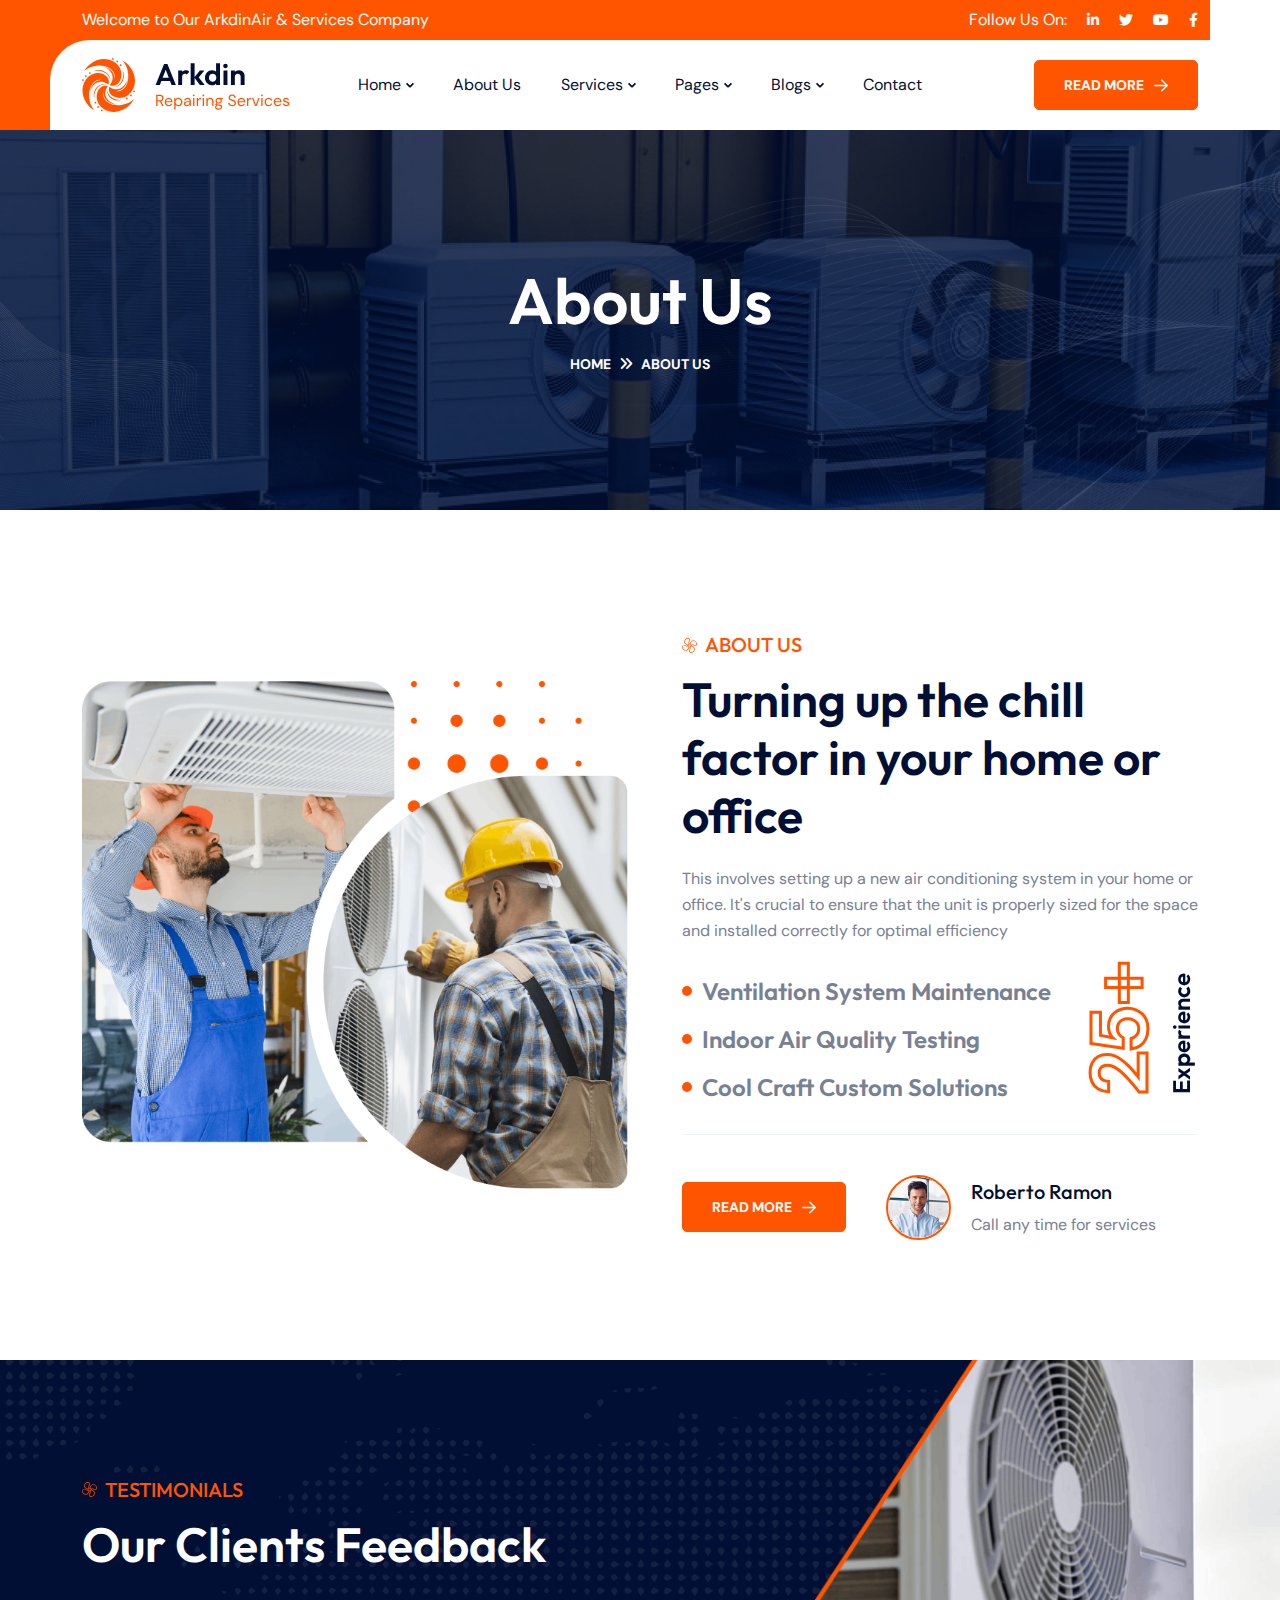
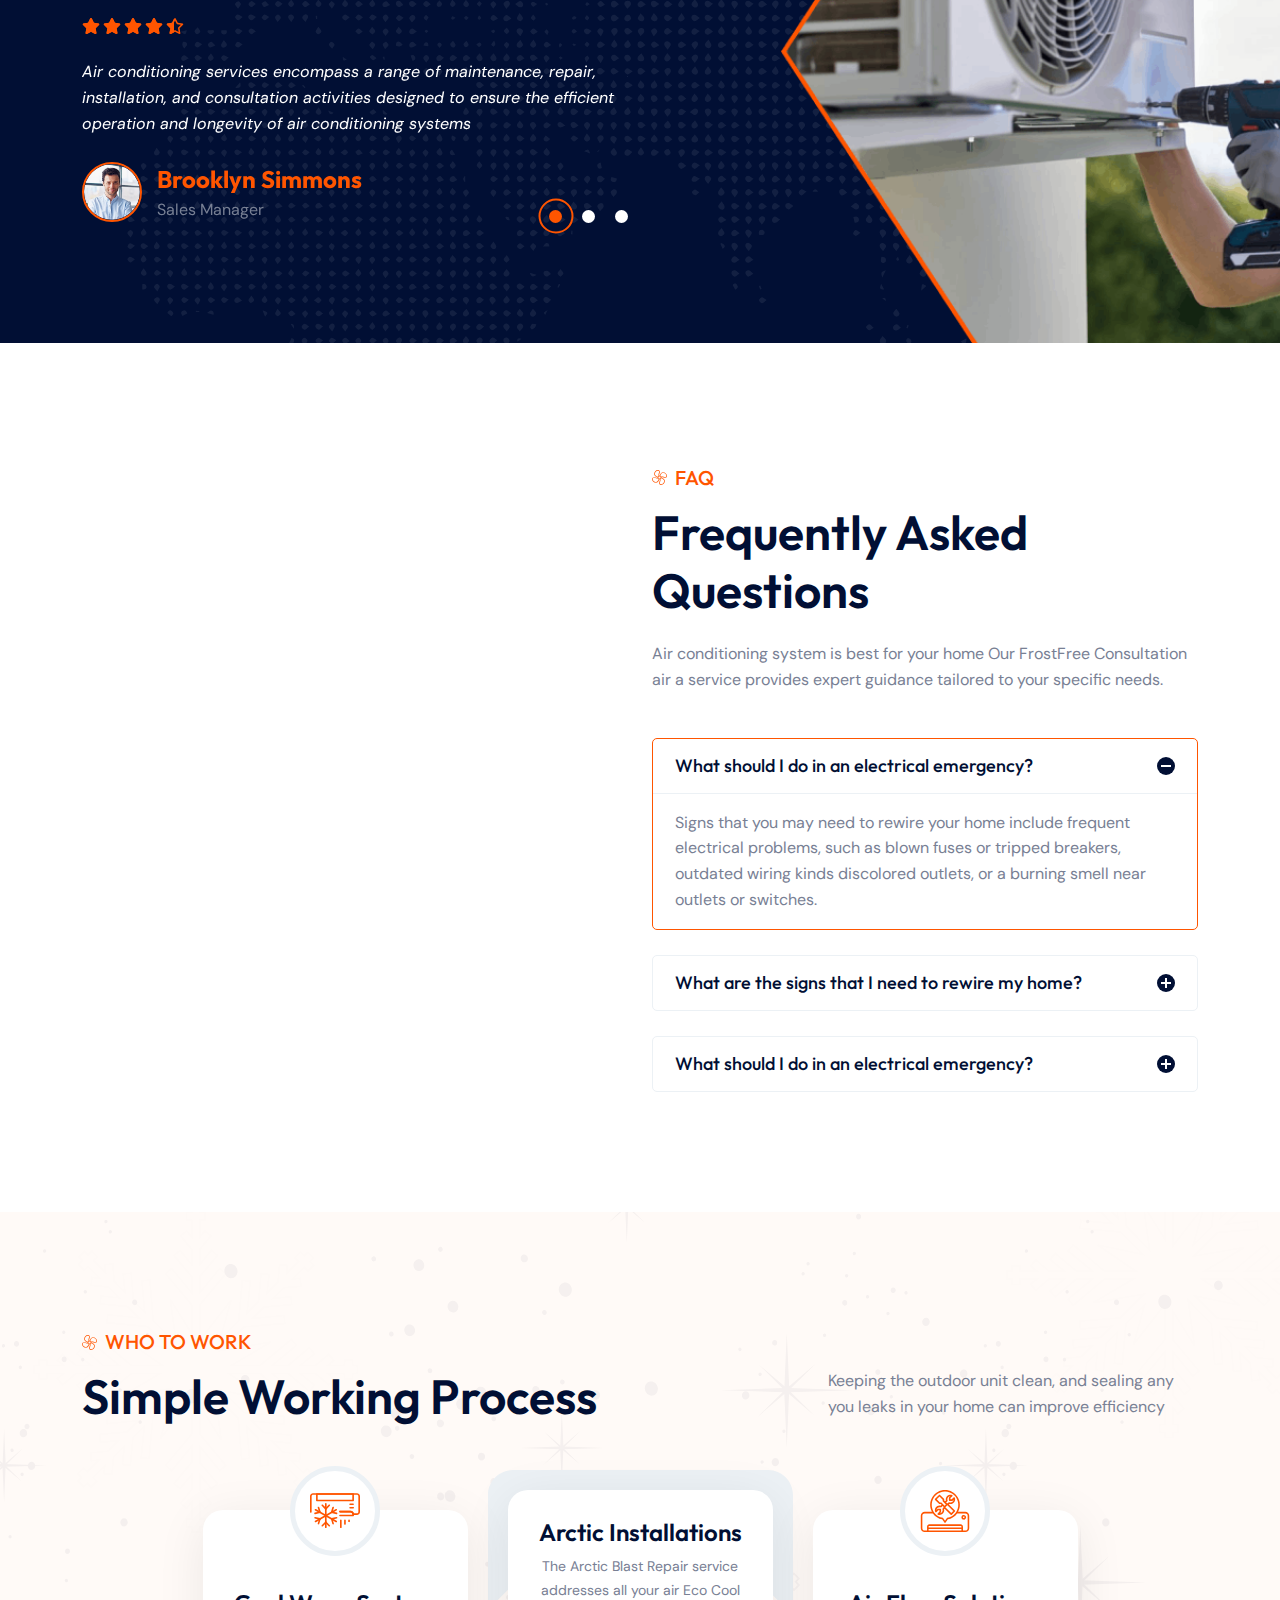
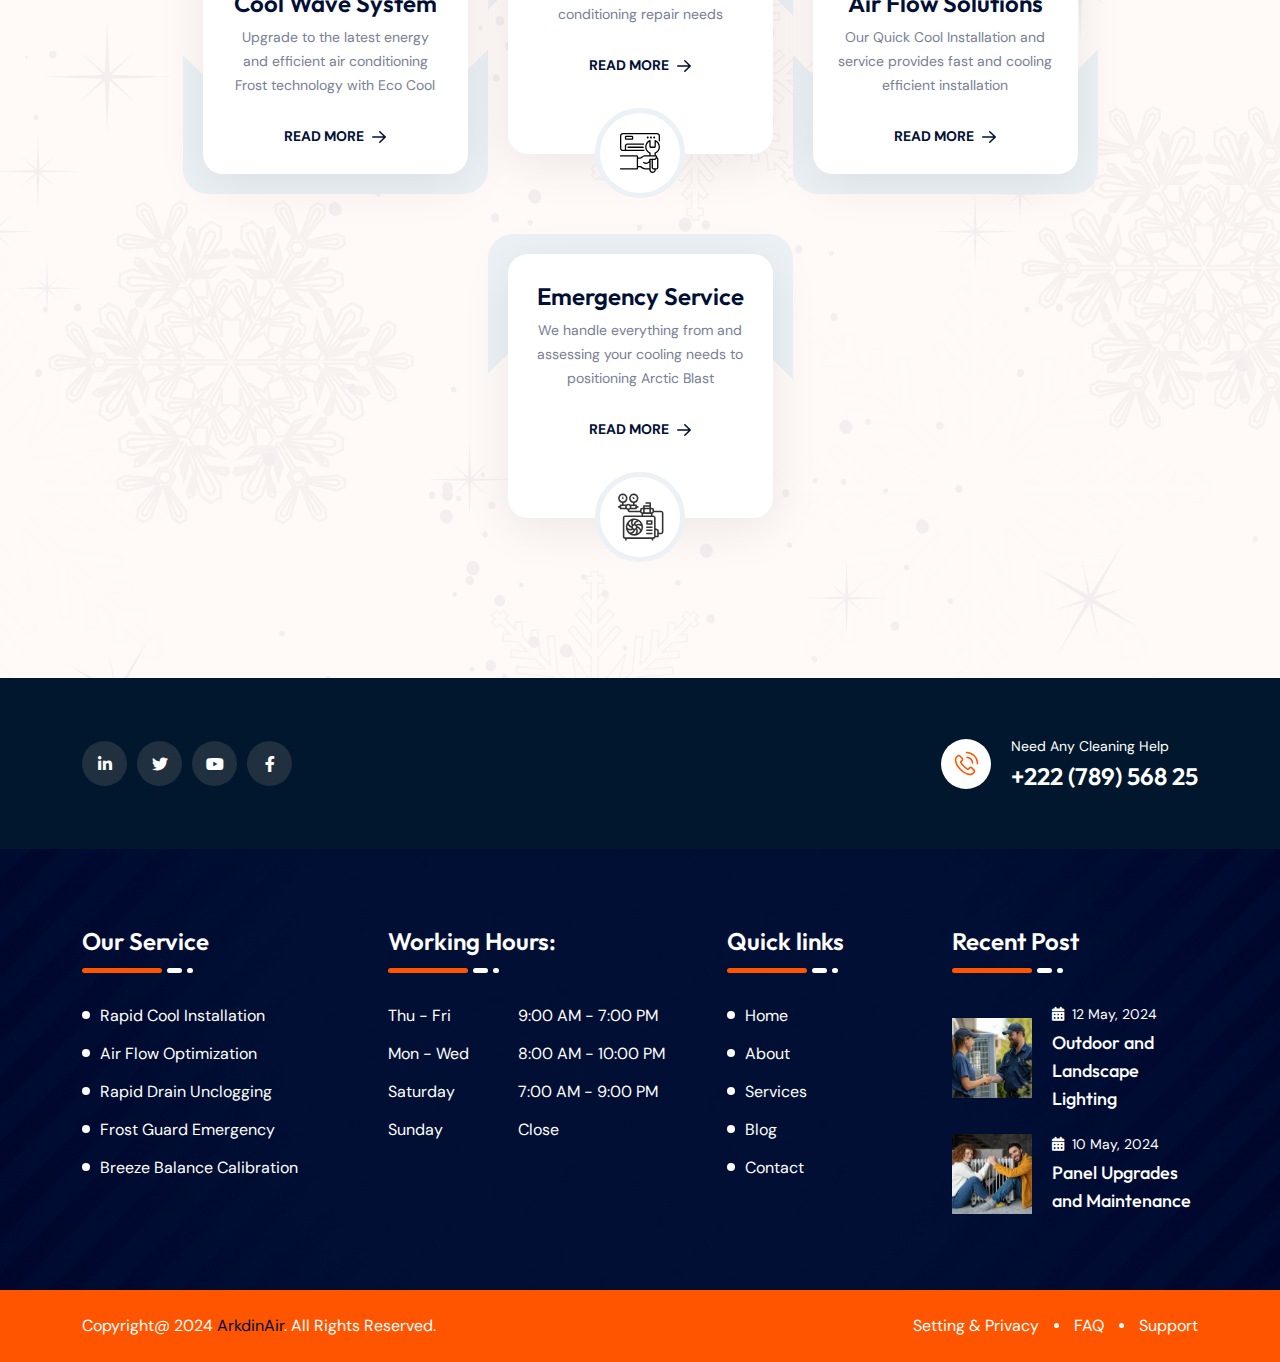
<file: about-us.html>
<!DOCTYPE html>
<html class="no-js" lang="en">
  <head>
    <!-- Meta Tags -->
    <meta charset="utf-8">
    <meta http-equiv="x-ua-compatible" content="ie=edge">
    <meta name="viewport" content="width=device-width, initial-scale=1">
    <meta name="author" content="ThemeServices">
    <!-- Favicon Icon -->
    <link rel="icon" href="assets/img/favicon.png">
    <!-- Site Title -->
    <title>Arkdin – Air Conditioning Services HTML Template</title>
    <link rel="stylesheet" href="assets/css/bootstrap.min.css">
    <link rel="stylesheet" href="assets/css/fontawesome.min.css">
    <link rel="stylesheet" href="assets/css/animate.css">
    <link rel="stylesheet" href="assets/css/slick.min.css">
    <link rel="stylesheet" href="assets/css/style.css">
  </head>
  <body>
    <div class="cs_preloader cs_accent_color">
      <div class="cs_preloader_in">
        <img src="assets/img/preloader_icon.svg" alt="Bione">
      </div>
    </div>
    <!-- Start Header Section -->
    <header class="cs_site_header cs_style_1 cs_heading_color cs_sticky_header">
      <div class="cs_top_header">
        <div class="container">
          <div class="cs_top_header_in">
            <div class="cs_top_header_left">Welcome to Our ArkdinAir & Services Company</div>
            <div class="cs_top_header_left">
              <div class="cs_header_social_links_wrap">
                <p class="mb-0">Follow Us On: </p>
                <div class="cs_header_social_links">
                  <a href="#" class="cs_social_btn cs_center">
                    <i class="fa-brands fa-linkedin-in"></i>
                  </a>
                  <a href="#" class="cs_social_btn cs_center">
                    <i class="fa-brands fa-twitter"></i>
                  </a>
                  <a href="#" class="cs_social_btn cs_center">
                    <i class="fa-brands fa-youtube"></i>
                  </a>
                  <a href="#" class="cs_social_btn cs_center">
                    <i class="fa-brands fa-facebook-f"></i>
                  </a>
                </div>
              </div>
            </div>
          </div>
        </div>
      </div>
      <div class="cs_main_header cs_accent_bg">
        <div class="container">
          <div class="cs_main_header_in">
            <div class="cs_main_header_left">
              <a class="cs_site_branding" href="index.html">
                <img src="assets/img/logo.svg" alt="Logo">
              </a>
            </div>
            <div class="cs_main_header_center">
              <div class="cs_nav">
                <ul class="cs_nav_list">
                  <li class="menu-item-has-children">
                    <a href="index.html">Home</a>
                    <ul>
                      <li><a href="index.html">Home V1</a></li>
                      <li><a href="home-v2.html">Home V2</a></li>
                    </ul>
                  </li>
                  <li><a href="about-us.html">About Us</a></li>
                  <li class="menu-item-has-children">
                    <a href="service.html">Services</a>
                    <ul>
                      <li><a href="service.html">Services</a></li>
                      <li><a href="service-details.html">Service Details</a></li>
                    </ul>
                  </li>
                  <li class="menu-item-has-children">
                    <a href="#">Pages</a>
                    <ul>
                      <li><a href="team.html">Team</a></li>
                      <li><a href="team-details.html">Team Details</a></li>
                      <li><a href="projects.html">Projects</a></li>
                      <li><a href="project-details.html">Project Details</a></li>
                    </ul>
                  </li>
                  <li class="menu-item-has-children">
                    <a href="blog.html">Blogs</a>
                    <ul>
                      <li><a href="blog.html">Blogs</a></li>
                      <li><a href="blog-details.html">Blog Details</a></li>
                    </ul>
                  </li>
                  <li><a href="contact.html">Contact</a></li>
                </ul>
              </div>
            </div>
            <div class="cs_main_header_right">
              <a href="contact.html" class="cs_btn cs_style_1">
                <span>Read More</span>
                <svg width="14" height="13" viewBox="0 0 14 13" fill="none" xmlns="http://www.w3.org/2000/svg">
                  <path d="M8.28125 0.71875L13.7812 5.96875C13.9271 6.11458 14 6.29167 14 6.5C14 6.70833 13.9271 6.88542 13.7812 7.03125L8.28125 12.2812C7.90625 12.5729 7.55208 12.5729 7.21875 12.2812C6.92708 11.9062 6.92708 11.5521 7.21875 11.2188L11.375 7.25H0.75C0.291667 7.20833 0.0416667 6.95833 0 6.5C0.0416667 6.04167 0.291667 5.79167 0.75 5.75H11.375L7.21875 1.78125C6.92708 1.44792 6.92708 1.09375 7.21875 0.71875C7.55208 0.427083 7.90625 0.427083 8.28125 0.71875Z" fill="currentColor"></path>
                </svg>                
              </a>
            </div>
          </div>
        </div>
      </div>
    </header>
    <div class="cs_site_header_spacing_130"></div>
    <!-- End Header Section -->
    <!-- Start Page Heading -->
    <section class="cs_page_heading cs_bg_filed cs_center cs_primary_bg text-center" data-src="assets/img/page_heading_1.jpg">
      <div class="container">
        <h1 class="cs_white_color cs_semibold cs_white_color cs_mb_10 cs_fs_64">About Us</h1>
        <ol class="breadcrumb">
          <li class="breadcrumb-item"><a href="index.html">Home</a></li>
          <li class="breadcrumb-item active">About Us</li>
        </ol>
      </div>
    </section>
    <!-- End Page Heading -->
    <!-- Start About Section -->
    <section>
      <div class="cs_height_120 cs_height_lg_80"></div>
      <div class="cs_about cs_style_1">
        <div class="container">
          <div class="row align-items-center cs_gap_y_40">
            <div class="col-xl-6 wow fadeInLeft" data-wow-duration="0.9s" data-wow-delay="0.25s">
              <div class="cs_about_thumb">
                <img src="assets/img/about_img_2.png" alt="About">
              </div>
            </div>
            <div class="col-xl-6">
              <div class="cs_about_content">
                <div class="cs_section_heading cs_style_1 cs_mb_22">
                  <h3 class="cs_section_subtitle cs_accent_color text-uppercase cs_medium cs_fs_20 cs_mb_10">
                    <img src="assets/img/icons/fan.svg" alt="" class="cs_section_subheading_icon">
                    About us
                  </h3>
                  <h2 class="cs_section_title cs_fs_48 cs_semibold mb-0">Turning up the chill factor in your home or office</h2>
                </div>
                <p class="cs_mb_30">This involves setting up a new air conditioning system in your home or office. It's crucial to ensure that the unit is properly sized for the space and installed correctly for optimal efficiency</p>
                <div class="cs_list_2_wrap">
                  <ul class="cs_list cs_style_2 cs_mp_0 cs_fs_24 cs_semibold cs_heading_font">
                    <li>Ventilation System Maintenance</li>
                    <li>Indoor Air Quality Testing</li>
                    <li>Cool Craft Custom Solutions</li>
                  </ul>
                  <div class="cs_list_experience">
                    <h3 class="cs_mb_8 cs_fs_24 cs_semibold">Experience</h3>
                    <h2 class="mb-0 cs_fs_80 cs_body_font">25+</h2>
                  </div>
                </div>
                <div class="cs_height_40 cs_height_lg_30"></div>
                <div class="cs_about_btns">
                  <a href="about-us.html" class="cs_btn cs_style_1">
                    <span>Read More</span>
                    <svg width="14" height="13" viewBox="0 0 14 13" fill="none" xmlns="http://www.w3.org/2000/svg">
                      <path d="M8.28125 0.71875L13.7812 5.96875C13.9271 6.11458 14 6.29167 14 6.5C14 6.70833 13.9271 6.88542 13.7812 7.03125L8.28125 12.2812C7.90625 12.5729 7.55208 12.5729 7.21875 12.2812C6.92708 11.9062 6.92708 11.5521 7.21875 11.2188L11.375 7.25H0.75C0.291667 7.20833 0.0416667 6.95833 0 6.5C0.0416667 6.04167 0.291667 5.79167 0.75 5.75H11.375L7.21875 1.78125C6.92708 1.44792 6.92708 1.09375 7.21875 0.71875C7.55208 0.427083 7.90625 0.427083 8.28125 0.71875Z" fill="currentColor"></path>
                    </svg>                
                  </a>
                  <div class="cs_about_avatar">
                    <div class="cs_about_avatar_thumb">
                      <img src="assets/img/avatar_1.png" alt="">
                    </div>
                    <div class="cs_about_phone_number_right">
                      <h3 class="cs_fs_20 cs_medium cs_mb_5">Roberto Ramon</h3>
                      <p class="mb-0">Call any time for services</p>
                    </div>
                  </div>
                </div>
              </div>
            </div>
          </div>
        </div>
      </div>
      <div class="cs_height_120 cs_height_lg_80"></div>
    </section>
    <!-- End About Section -->
    <!-- Start Testimonial Section -->
    <section class="cs_testimonial_1_section cs_bg_filed" data-src="assets/img/testimonial_bg.svg">
      <div class="cs_height_115 cs_height_lg_70"></div>
      <div class="container">
        <div class="row">
          <div class="col-lg-6">
            <div class="cs_section_heading cs_style_1">
              <h3 class="cs_section_subtitle cs_accent_color text-uppercase cs_medium cs_fs_20 cs_mb_10">
                <img src="assets/img/icons/fan.svg" alt="" class="cs_section_subheading_icon">
                Testimonials
              </h3>
              <h2 class="cs_section_title cs_white_color cs_fs_48 cs_semibold mb-0">Our Clients Feedback</h2>
            </div>
            <div class="cs_height_45 cs_height_lg_45"></div>
            <div class="cs_slider cs_style_1">
              <div class="cs_slider_container" data-autoplay="0" data-loop="1" data-speed="900" data-center="0" data-variable-width="0" data-slides-per-view="1">
                <div class="cs_slider_wrapper">
                  <div class="cs_slide">
                    <div class="cs_testimonial cs_style_1">
                      <div class="cs_rating cs_accent_color" data-rating="4.5">
                        <i class="fa-regular fa-star"></i>
                        <i class="fa-regular fa-star"></i>
                        <i class="fa-regular fa-star"></i>
                        <i class="fa-regular fa-star"></i>
                        <i class="fa-regular fa-star"></i>
                        <div class="cs_rating_percentage">
                          <i class="fa-solid fa-star fa-fw"></i>
                          <i class="fa-solid fa-star fa-fw"></i>
                          <i class="fa-solid fa-star fa-fw"></i>
                          <i class="fa-solid fa-star fa-fw"></i>
                          <i class="fa-solid fa-star fa-fw"></i>
                        </div>
                      </div>
                      <blockquote class="cs_testimonial_blockquote cs_white_color cs_mb_25 cs_fs_16">Air conditioning services encompass a range of maintenance, repair, installation, and consultation activities designed to ensure the efficient operation and longevity of air conditioning systems</blockquote>
                      <div class="cs_testimonial_avatar_box">
                        <img src="assets/img/avatar_1.png" alt="" class="cs_testimonial_avatar_img">
                        <div class="cs_testimonial_avatar_right">
                          <h3 class="cs_fs_24 cs_accent_color cs_mb_1">Brooklyn Simmons</h3>
                          <p class="mb-0">Sales Manager</p>
                        </div>
                      </div>
                    </div>
                  </div>
                  <div class="cs_slide">
                    <div class="cs_testimonial cs_style_1">
                      <div class="cs_rating cs_accent_color" data-rating="4.5">
                        <i class="fa-regular fa-star"></i>
                        <i class="fa-regular fa-star"></i>
                        <i class="fa-regular fa-star"></i>
                        <i class="fa-regular fa-star"></i>
                        <i class="fa-regular fa-star"></i>
                        <div class="cs_rating_percentage">
                          <i class="fa-solid fa-star fa-fw"></i>
                          <i class="fa-solid fa-star fa-fw"></i>
                          <i class="fa-solid fa-star fa-fw"></i>
                          <i class="fa-solid fa-star fa-fw"></i>
                          <i class="fa-solid fa-star fa-fw"></i>
                        </div>
                      </div>
                      <blockquote class="cs_testimonial_blockquote cs_white_color cs_mb_25 cs_fs_16">Air conditioning services encompass a range of maintenance, repair, installation, and consultation activities designed to ensure the efficient operation and longevity of air conditioning systems</blockquote>
                      <div class="cs_testimonial_avatar_box">
                        <img src="assets/img/avatar_1.png" alt="" class="cs_testimonial_avatar_img">
                        <div class="cs_testimonial_avatar_right">
                          <h3 class="cs_fs_24 cs_accent_color cs_mb_1">Brooklyn Simmons</h3>
                          <p class="mb-0">Sales Manager</p>
                        </div>
                      </div>
                    </div>
                  </div>
                  <div class="cs_slide">
                    <div class="cs_testimonial cs_style_1">
                      <div class="cs_rating cs_accent_color" data-rating="4.5">
                        <i class="fa-regular fa-star"></i>
                        <i class="fa-regular fa-star"></i>
                        <i class="fa-regular fa-star"></i>
                        <i class="fa-regular fa-star"></i>
                        <i class="fa-regular fa-star"></i>
                        <div class="cs_rating_percentage">
                          <i class="fa-solid fa-star fa-fw"></i>
                          <i class="fa-solid fa-star fa-fw"></i>
                          <i class="fa-solid fa-star fa-fw"></i>
                          <i class="fa-solid fa-star fa-fw"></i>
                          <i class="fa-solid fa-star fa-fw"></i>
                        </div>
                      </div>
                      <blockquote class="cs_testimonial_blockquote cs_white_color cs_mb_25 cs_fs_16">Air conditioning services encompass a range of maintenance, repair, installation, and consultation activities designed to ensure the efficient operation and longevity of air conditioning systems</blockquote>
                      <div class="cs_testimonial_avatar_box">
                        <img src="assets/img/avatar_1.png" alt="" class="cs_testimonial_avatar_img">
                        <div class="cs_testimonial_avatar_right">
                          <h3 class="cs_fs_24 cs_accent_color cs_mb_1">Brooklyn Simmons</h3>
                          <p class="mb-0">Sales Manager</p>
                        </div>
                      </div>
                    </div>
                  </div>
                </div>
                <div class="cs_pagination cs_style_2"></div>
              </div>
            </div>
          </div>
        </div>
      </div>
      <div class="cs_testimonial_1_thumb" data-src="assets/img/testimonial_img.png">
        <div class="cs_testimonial_1_quote_wrap wow zoomIn" data-wow-duration="0.9s" data-wow-delay="0.25s">
          <div class="cs_testimonial_1_quote cs_accent_bg cs_center">
            <svg width="40" height="30" viewBox="0 0 40 30" fill="none" xmlns="http://www.w3.org/2000/svg">
              <path d="M15 0H3.75C1.68213 0 0 1.68213 0 3.75V15C0 17.0679 1.68213 18.75 3.75 18.75H8.79578L6.89819 28.5114C6.82678 28.8782 6.92321 29.2572 7.16064 29.5453C7.39806 29.8334 7.75146 30 8.125 30H12.1747C13.2617 30 14.2279 29.2889 14.5569 28.2593L18.1958 19.6277C18.2165 19.5783 18.2342 19.5276 18.2483 19.4763C18.5815 18.2788 18.75 17.0404 18.75 15.7959V3.75C18.75 1.68213 17.0679 0 15 0Z" fill="white"/>
              <path d="M36.25 0H25C22.9321 0 21.25 1.68213 21.25 3.75V15C21.25 17.0679 22.9321 18.75 25 18.75H30.0464L28.1482 28.5114C28.0762 28.8782 28.1726 29.2572 28.4106 29.5453C28.6475 29.8334 29.0015 30 29.375 30H33.4253C34.5129 30 35.4785 29.2889 35.8069 28.2587L39.4458 19.6277C39.4665 19.5782 39.4836 19.5276 39.4983 19.4763C39.8315 18.2776 40 17.0392 40 15.7959V3.75C40 1.68213 38.3179 0 36.25 0Z" fill="white"/>
            </svg>            
          </div>
        </div>
      </div>
      <div class="cs_height_120 cs_height_lg_80"></div>
    </section>
    <!-- End Testimonial Section -->
    <!-- Start FAQ Section -->
    <section>
      <div class="cs_height_120 cs_height_lg_80"></div>
      <div class="container">
        <div class="row cs_gap_y_40">
          <div class="col-lg-6 wow fadeInLeft" data-wow-duration="0.9s" data-wow-delay="0.25s">
            <div class="cs_faq_thumb">
              <div class="cs_faq_thumb_1">
                <img src="assets/img/faq_img_1.jpg" alt="">
              </div>
              <div class="cs_faq_thumb_2">
                <div class="cs_faq_thumb_2_in">
                  <div class="cs_faq_experience_box cs_accent_bg text-center">
                    <h3 class="cs_fs_48 cs_white_color">25+</h3>
                    <p class="cs_white_color mb-0">Years <br>Experience</p>
                    <svg width="72" height="42" viewBox="0 0 72 42" class="cs_accent_color" fill="none" xmlns="http://www.w3.org/2000/svg">
                      <path d="M0 42V0L72 42H0Z" fill="currentColor"/>
                    </svg>                      
                  </div>
                  <img src="assets/img/faq_img_2.jpg" alt="">
                </div>
              </div>
              <div class="cs_thumb_text">Best ArkdinAir Company</div>
            </div>
          </div>
          <div class="col-lg-6">
            <div class="cs_section_heading cs_style_1">
              <h3 class="cs_section_subtitle cs_accent_color text-uppercase cs_medium cs_fs_20 cs_mb_10">
                <img src="assets/img/icons/fan.svg" alt="" class="cs_section_subheading_icon">
                Faq
              </h3>
              <h2 class="cs_section_title cs_fs_48 cs_semibold mb-0">Frequently Asked Questions</h2>
              <p class="cs_section_text">Air conditioning system is best for your home Our FrostFree Consultation air a  service provides expert guidance tailored to your specific needs.</p>
            </div>
            <div class="cs_height_45 cs_height_lg_45"></div>
            <div class="cs_accordians cs_style_1">
              <div class="cs_accordian active">
                <div class="cs_accordian_head">
                  <h2 class="cs_accordian_title cs_fs_18 cs_medium mb-0">What should I do in an electrical emergency?</h2>
                  <span class="cs_accordian_toggle"></span>
                </div>
                <div class="cs_accordian_body">
                  <p>Signs that you may need to rewire your home include frequent electrical problems, such as blown fuses or tripped breakers, outdated wiring kinds discolored outlets, or a burning smell near outlets or switches.</p>
                </div>
              </div><!-- .cs_accordian -->
              <div class="cs_accordian">
                <div class="cs_accordian_head">
                  <h2 class="cs_accordian_title cs_fs_18 cs_medium mb-0">What are the signs that I need to rewire my home?</h2>
                  <span class="cs_accordian_toggle"></span>
                </div>
                <div class="cs_accordian_body">
                  <p>Signs that you may need to rewire your home include frequent electrical problems, such as blown fuses or tripped breakers, outdated wiring kinds discolored outlets, or a burning smell near outlets or switches.</p>
                </div>
              </div><!-- .cs_accordian -->
              <div class="cs_accordian">
                <div class="cs_accordian_head">
                  <h2 class="cs_accordian_title cs_fs_18 cs_medium mb-0">What should I do in an electrical emergency?</h2>
                  <span class="cs_accordian_toggle"></span>
                </div>
                <div class="cs_accordian_body">
                  <p>Signs that you may need to rewire your home include frequent electrical problems, such as blown fuses or tripped breakers, outdated wiring kinds discolored outlets, or a burning smell near outlets or switches.</p>
                </div>
              </div><!-- .cs_accordian -->
            </div>
          </div>
        </div>
      </div>
      <div class="cs_height_120 cs_height_lg_80"></div>
    </section>
    <!-- End FAQ Section -->
    <!-- Start How To Work Section -->
    <section class="cs_bg_filed" data-src="assets/img/how_to_work_bg.svg">
      <div class="cs_height_115 cs_height_lg_70"></div>
      <div class="container">
        <div class="cs_section_heading_1_with_sub">
          <div class="cs_section_heading cs_style_1">
            <h3 class="cs_section_subtitle cs_accent_color text-uppercase cs_medium cs_fs_20 cs_mb_10">
              <img src="assets/img/icons/fan.svg" alt="" class="cs_section_subheading_icon">
              Who To Work
            </h3>
            <h2 class="cs_section_title cs_fs_48 cs_semibold mb-0">Simple Working Process</h2>
          </div>
          <p class="mb-0">Keeping the outdoor unit clean, and sealing any you leaks in your home can improve efficiency</p>
        </div>
        <div class="cs_height_45 cs_height_lg_45"></div>
        <div class="cs_card_1_wrap">
          <div class="cs_card_1_col">
            <div class="cs_card cs_style_1">
              <div class="cs_card_in cs_white_bg">
                <div class="cs_card_icon cs_center cs_mb_30">
                  <img src="assets/img/icons/how_to_work_icon_1.svg" alt="">
                </div>
                <h3 class="cs_fs_24 cs_semibold cs_mb_6">Cool Wave System</h3>
                <p class="cs_fs_14 cs_mb_25">Upgrade to the latest energy and efficient air conditioning Frost technology with Eco Cool</p>
                <a href="about-us.html" class="cs_text_btn cs_fs_14 text-uppercase cs_heading_color cs_bold">
                  READ MORE
                  <svg width="14" height="14" viewBox="0 0 14 14" fill="none" xmlns="http://www.w3.org/2000/svg">
                    <path d="M8.28125 1.21875L13.7812 6.46875C13.9271 6.61458 14 6.79167 14 7C14 7.20833 13.9271 7.38542 13.7812 7.53125L8.28125 12.7812C7.90625 13.0729 7.55208 13.0729 7.21875 12.7812C6.92708 12.4062 6.92708 12.0521 7.21875 11.7188L11.375 7.75H0.75C0.291667 7.70833 0.0416667 7.45833 0 7C0.0416667 6.54167 0.291667 6.29167 0.75 6.25H11.375L7.21875 2.28125C6.92708 1.94792 6.92708 1.59375 7.21875 1.21875C7.55208 0.927083 7.90625 0.927083 8.28125 1.21875Z" fill="currentColor"></path>
                  </svg>                    
                </a>
              </div>
              <div class="cs_card_shape">
                <svg width="305" height="145" viewBox="0 0 305 145" fill="none" xmlns="http://www.w3.org/2000/svg">
                  <path d="M274.465 30.698L35.5518 41.3918L0 6.19539V120.27C0 133.924 11.1913 145 24.9875 145H280.012C293.809 145 305 133.924 305 120.27V0.478516L274.465 30.698Z" fill="currentColor"/>
                </svg>                  
              </div>
            </div>
          </div>
          <div class="cs_card_1_col">
            <div class="cs_card cs_style_1 cs_type_1">
              <div class="cs_card_in cs_white_bg">
                <h3 class="cs_fs_24 cs_semibold cs_mb_6">Arctic Installations</h3>
                <p class="cs_fs_14 cs_mb_25">The Arctic Blast Repair service addresses all your air Eco Cool  conditioning repair needs</p>
                <a href="about-us.html" class="cs_text_btn cs_fs_14 text-uppercase cs_heading_color cs_bold cs_mb_30">
                  READ MORE
                  <svg width="14" height="14" viewBox="0 0 14 14" fill="none" xmlns="http://www.w3.org/2000/svg">
                    <path d="M8.28125 1.21875L13.7812 6.46875C13.9271 6.61458 14 6.79167 14 7C14 7.20833 13.9271 7.38542 13.7812 7.53125L8.28125 12.7812C7.90625 13.0729 7.55208 13.0729 7.21875 12.7812C6.92708 12.4062 6.92708 12.0521 7.21875 11.7188L11.375 7.75H0.75C0.291667 7.70833 0.0416667 7.45833 0 7C0.0416667 6.54167 0.291667 6.29167 0.75 6.25H11.375L7.21875 2.28125C6.92708 1.94792 6.92708 1.59375 7.21875 1.21875C7.55208 0.927083 7.90625 0.927083 8.28125 1.21875Z" fill="currentColor"></path>
                  </svg>                    
                </a>
                <div class="cs_card_icon cs_center">
                  <img src="assets/img/icons/how_to_work_icon_2.svg" alt="">
                </div>
              </div>
              <div class="cs_card_shape">
                <svg width="305" height="146" viewBox="0 0 305 146" fill="none" xmlns="http://www.w3.org/2000/svg">
                  <path d="M274.465 115.014L35.5518 104.253L0 139.669V24.883C0 11.1442 11.1913 -0.000549316 24.9875 -0.000549316H280.012C293.809 -0.000549316 305 11.1442 305 24.883V145.422L274.465 115.014Z" fill="currentColor"/>
                </svg>                                   
              </div>
            </div>
          </div>
          <div class="cs_card_1_col">
            <div class="cs_card cs_style_1">
              <div class="cs_card_in cs_white_bg">
                <div class="cs_card_icon cs_center cs_mb_30">
                  <img src="assets/img/icons/how_to_work_icon_3.svg" alt="">
                </div>
                <h3 class="cs_fs_24 cs_semibold cs_mb_6">Air Flow Solutions</h3>
                <p class="cs_fs_14 cs_mb_25">Our Quick Cool Installation and service provides fast and cooling efficient installation </p>
                <a href="about-us.html" class="cs_text_btn cs_fs_14 text-uppercase cs_heading_color cs_bold">
                  READ MORE
                  <svg width="14" height="14" viewBox="0 0 14 14" fill="none" xmlns="http://www.w3.org/2000/svg">
                    <path d="M8.28125 1.21875L13.7812 6.46875C13.9271 6.61458 14 6.79167 14 7C14 7.20833 13.9271 7.38542 13.7812 7.53125L8.28125 12.7812C7.90625 13.0729 7.55208 13.0729 7.21875 12.7812C6.92708 12.4062 6.92708 12.0521 7.21875 11.7188L11.375 7.75H0.75C0.291667 7.70833 0.0416667 7.45833 0 7C0.0416667 6.54167 0.291667 6.29167 0.75 6.25H11.375L7.21875 2.28125C6.92708 1.94792 6.92708 1.59375 7.21875 1.21875C7.55208 0.927083 7.90625 0.927083 8.28125 1.21875Z" fill="currentColor"></path>
                  </svg>                    
                </a>
              </div>
              <div class="cs_card_shape">
                <svg width="305" height="145" viewBox="0 0 305 145" fill="none" xmlns="http://www.w3.org/2000/svg">
                  <path d="M274.465 30.698L35.5518 41.3918L0 6.19539V120.27C0 133.924 11.1913 145 24.9875 145H280.012C293.809 145 305 133.924 305 120.27V0.478516L274.465 30.698Z" fill="currentColor"/>
                </svg>                  
              </div>
            </div>
          </div>
          <div class="cs_card_1_col">
            <div class="cs_card cs_style_1 cs_type_1">
              <div class="cs_card_in cs_white_bg">
                <h3 class="cs_fs_24 cs_semibold cs_mb_6">Emergency Service</h3>
                <p class="cs_fs_14 cs_mb_25">We handle everything from and assessing your cooling needs to positioning  Arctic Blast</p>
                <a href="about-us.html" class="cs_text_btn cs_fs_14 text-uppercase cs_heading_color cs_bold cs_mb_30">
                  READ MORE
                  <svg width="14" height="14" viewBox="0 0 14 14" fill="none" xmlns="http://www.w3.org/2000/svg">
                    <path d="M8.28125 1.21875L13.7812 6.46875C13.9271 6.61458 14 6.79167 14 7C14 7.20833 13.9271 7.38542 13.7812 7.53125L8.28125 12.7812C7.90625 13.0729 7.55208 13.0729 7.21875 12.7812C6.92708 12.4062 6.92708 12.0521 7.21875 11.7188L11.375 7.75H0.75C0.291667 7.70833 0.0416667 7.45833 0 7C0.0416667 6.54167 0.291667 6.29167 0.75 6.25H11.375L7.21875 2.28125C6.92708 1.94792 6.92708 1.59375 7.21875 1.21875C7.55208 0.927083 7.90625 0.927083 8.28125 1.21875Z" fill="currentColor"></path>
                  </svg>                    
                </a>
                <div class="cs_card_icon cs_center">
                  <img src="assets/img/icons/how_to_work_icon_4.svg" alt="">
                </div>
              </div>
              <div class="cs_card_shape">
                <svg width="305" height="146" viewBox="0 0 305 146" fill="none" xmlns="http://www.w3.org/2000/svg">
                  <path d="M274.465 115.014L35.5518 104.253L0 139.669V24.883C0 11.1442 11.1913 -0.000549316 24.9875 -0.000549316H280.012C293.809 -0.000549316 305 11.1442 305 24.883V145.422L274.465 115.014Z" fill="currentColor"/>
                </svg>                                   
              </div>
            </div>
          </div>
        </div>
      </div>
      <div class="cs_height_120 cs_height_lg_70"></div>
    </section>
    <!-- End How To Work Section -->
    <!-- Start Footer -->
    <footer class="cs_footer cs_style_1">
      <div class="cs_footer_top">
        <div class="container">
          <div class="cs_footer_top_in">
            <div class="cs_social_btns cs_style_1">
              <a href="#" class="cs_social_btn cs_center">
                <i class="fa-brands fa-linkedin-in"></i>
              </a>
              <a href="#" class="cs_social_btn cs_center">
                <i class="fa-brands fa-twitter"></i>
              </a>
              <a href="#" class="cs_social_btn cs_center">
                <i class="fa-brands fa-youtube"></i>
              </a>
              <a href="#" class="cs_social_btn cs_center">
                <i class="fa-brands fa-facebook-f"></i>
              </a>
            </div>
            <div class="cs_footer_logo wow zoomIn" data-wow-duration="0.9s" data-wow-delay="0.25s"><img src="assets/img/footer_logo.svg" alt="Logo"></div>
            <div class="cs_footer_contact_card">
              <div class="cs_footer_contact_card_icon cs_white_bg cs_center">
                <img src="assets/img/icons/call.svg" alt="">
              </div>
              <div>
                <p class="cs_white_color cs_fs_14 mb-0">Need Any Cleaning Help</p>
                <h3 class="mb-0 cs_fs_24 cs_semibold cs_white_color"><a href="tel:+222(789)56825">+222 (789) 568 25</a></h3>
              </div>
            </div>
          </div>
        </div>
      </div>
      <div class="cs_main_footer cs_bg_filed cs_primary_bg cs_white_color" data-src="assets/img/footer_bg_1.jpg">
        <div class="container">
          <div class="cs_footer_row cs_type_1">
            <div class="cs_footer_col">
              <div class="cs_footer_widget">
                <h2 class="cs_footer_widget_title cs_fs_24 cs_semibold cs_white_color cs_mb_10">Our Service</h2>
                <div class="cs_footer_widget_seperator">
                  <span class="cs_accent_bg"></span>
                  <span class="cs_white_bg"></span>
                  <span class="cs_white_bg"></span>
                </div>
                <ul class="cs_footer_menu_2">
                  <li><a href="service-details.html">Rapid Cool Installation</a></li>
                  <li><a href="service-details.html">Air Flow Optimization</a></li>
                  <li><a href="service-details.html">Rapid Drain Unclogging</a></li>
                  <li><a href="service-details.html">Frost Guard Emergency</a></li>
                  <li><a href="service-details.html">Breeze Balance Calibration</a></li>
                </ul>
              </div>
            </div>
            <div class="cs_footer_col">
              <div class="cs_footer_widget">
                <h2 class="cs_footer_widget_title cs_fs_24 cs_semibold cs_white_color cs_mb_10">Working Hours:</h2>
                <div class="cs_footer_widget_seperator">
                  <span class="cs_accent_bg"></span>
                  <span class="cs_white_bg"></span>
                  <span class="cs_white_bg"></span>
                </div>
                <ul class="cs_working_hours">
                  <li>
                    <span>Thu - Fri</span>
                    <span>9:00 AM - 7:00 PM</span>
                  </li>
                  <li>
                    <span>Mon - Wed</span>
                    <span>8:00 AM - 10:00 PM</span>
                  </li>
                  <li>
                    <span>Saturday</span>
                    <span>7:00 AM - 9:00 PM</span>
                  </li>
                  <li>
                    <span>Sunday</span>
                    <span>Close</span>
                  </li>
                </ul>
              </div>
            </div>
            <div class="cs_footer_col">
              <div class="cs_footer_widget">
                <h2 class="cs_footer_widget_title cs_fs_24 cs_semibold cs_white_color cs_mb_10">Quick links</h2>
                <div class="cs_footer_widget_seperator">
                  <span class="cs_accent_bg"></span>
                  <span class="cs_white_bg"></span>
                  <span class="cs_white_bg"></span>
                </div>
                <ul class="cs_footer_menu_2">
                  <li><a href="index.html">Home</a></li>
                  <li><a href="about-us.html">About </a></li>
                  <li><a href="service.html">Services</a></li>
                  <li><a href="blog.html">Blog</a></li>
                  <li><a href="contact.html">Contact</a></li>
                </ul>
              </div>
            </div>
            <div class="cs_footer_col">
              <div class="cs_footer_widget">
                <h2 class="cs_footer_widget_title cs_fs_24 cs_semibold cs_white_color cs_mb_10">Recent Post</h2>
                <div class="cs_footer_widget_seperator">
                  <span class="cs_accent_bg"></span>
                  <span class="cs_white_bg"></span>
                  <span class="cs_white_bg"></span>
                </div>
                <ul class="cs_recent_post_widget">
                  <li>
                    <div class="cs_recent_post">
                      <a href="blog-details.html" class="cs_recent_post_thumb">
                        <img src="assets/img/recent_post_1.jpg" alt="">
                      </a>
                      <div class="cs_recent_post_right">
                        <p class="cs_recent_posted_by cs_fs_14">
                          <i class="fa-solid fa-calendar-alt"></i>                         
                          12 May, 2024
                        </p>
                        <h3 class="cs_white_color cs_fs_18 cs_medium mb-0">
                          <a href="blog-details.html">Outdoor and Landscape Lighting</a>
                        </h3>
                      </div>
                    </div>
                  </li>
                  <li>
                    <div class="cs_recent_post">
                      <a href="blog-details.html" class="cs_recent_post_thumb">
                        <img src="assets/img/recent_post_2.jpg" alt="">
                      </a>
                      <div class="cs_recent_post_right">
                        <p class="cs_recent_posted_by cs_fs_14">
                          <i class="fa-solid fa-calendar-alt"></i>                          
                          10 May, 2024
                        </p>
                        <h3 class="cs_white_color cs_fs_18 cs_medium mb-0">
                          <a href="blog-details.html">Panel Upgrades and Maintenance</a>
                        </h3>
                      </div>
                    </div>
                  </li>
                </ul>
              </div>
            </div>
          </div>
        </div>
      </div>
      <div class="cs_footer_bottom cs_accent_bg cs_white_color">
        <div class="container">
          <div class="cs_footer_bottom_in">
            <div class="cs_footer_copyright">Copyright@ 2024 <a href="#">ArkdinAir</a>. All Rights Reserved.</div>
            <ul class="cs_footer_menu cs_mp_0">
              <li><a href="#">Setting & Privacy </a></li>
              <li><a href="#">FAQ</a></li>
              <li><a href="#">Support</a></li>
            </ul>
          </div>
        </div>
      </div>
    </footer>
    <!-- End Footer -->
    <!-- Script -->
    <script src="assets/js/jquery-3.6.0.min.js"></script>
    <script src="assets/js/wow.min.js"></script>
    <script src="assets/js/jquery.slick.min.js"></script>
    <script src="assets/js/main.js"></script>
  </body>
</html>
</file>
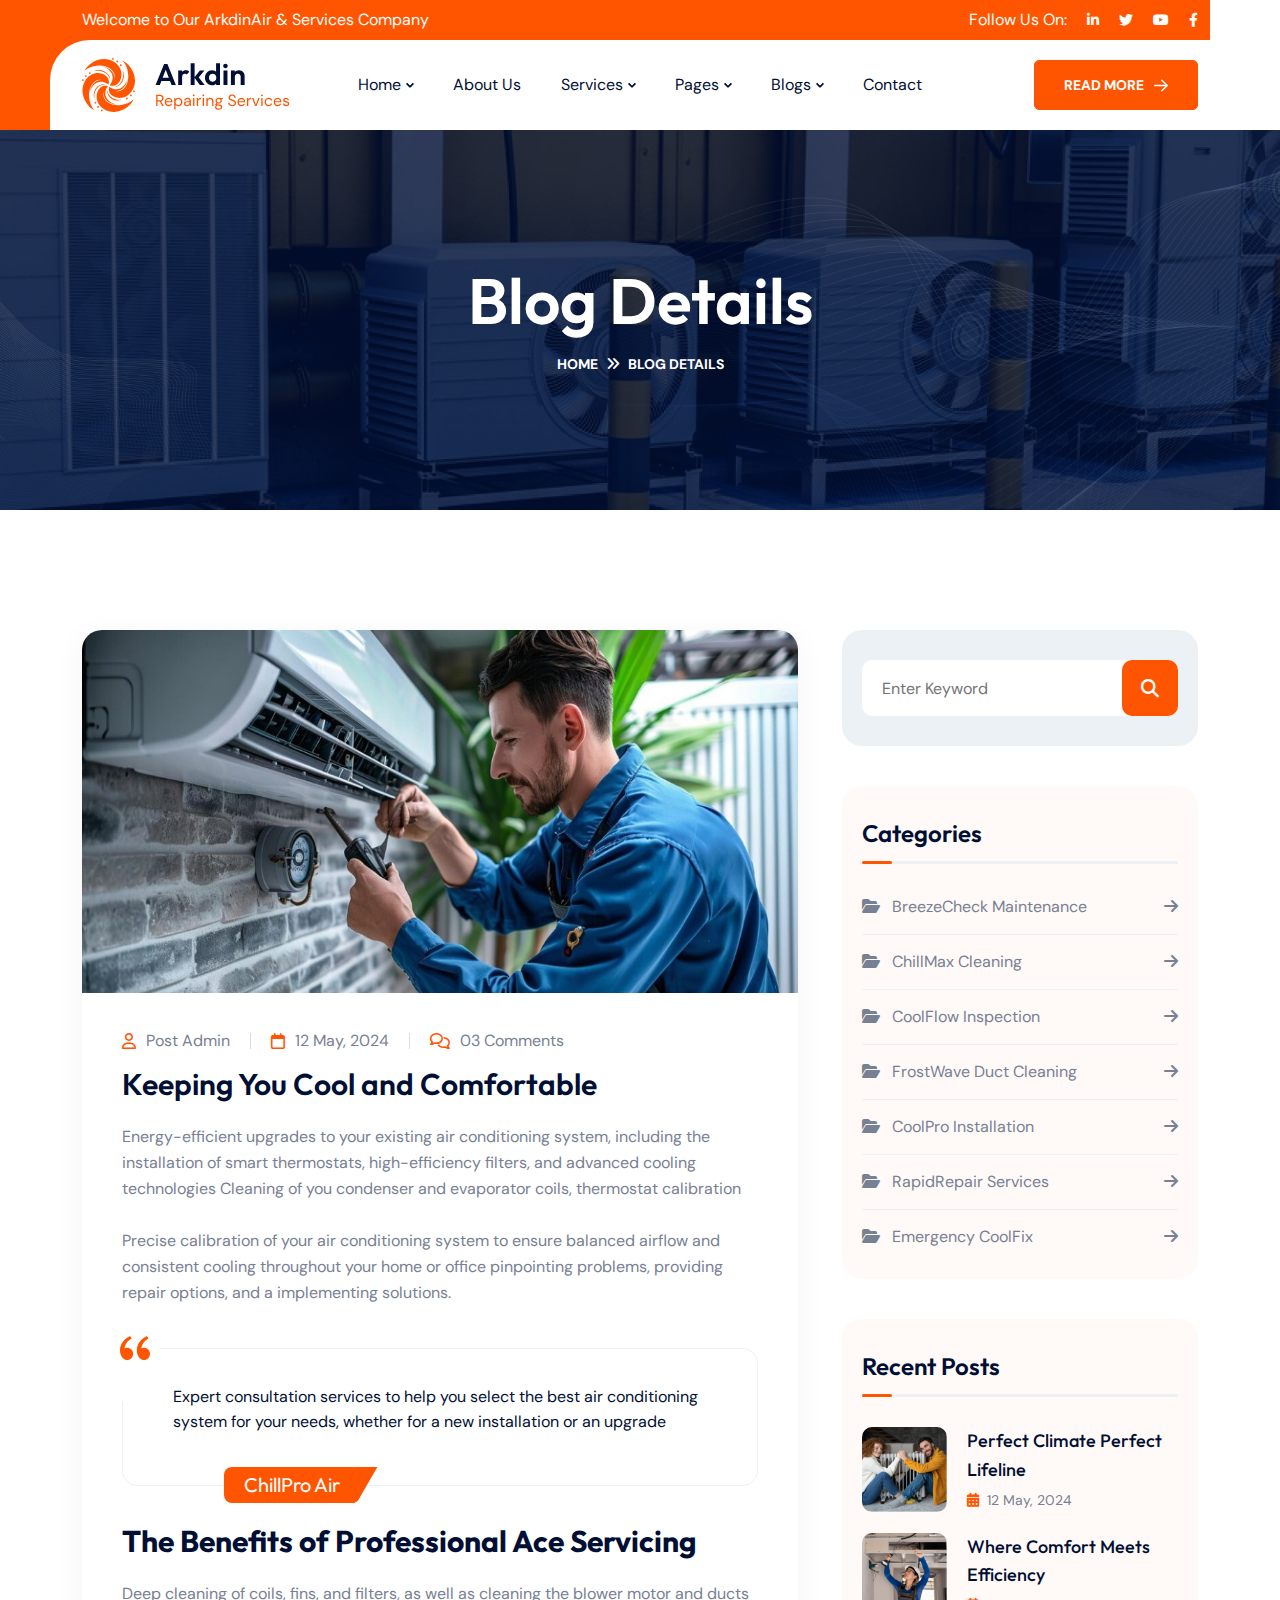
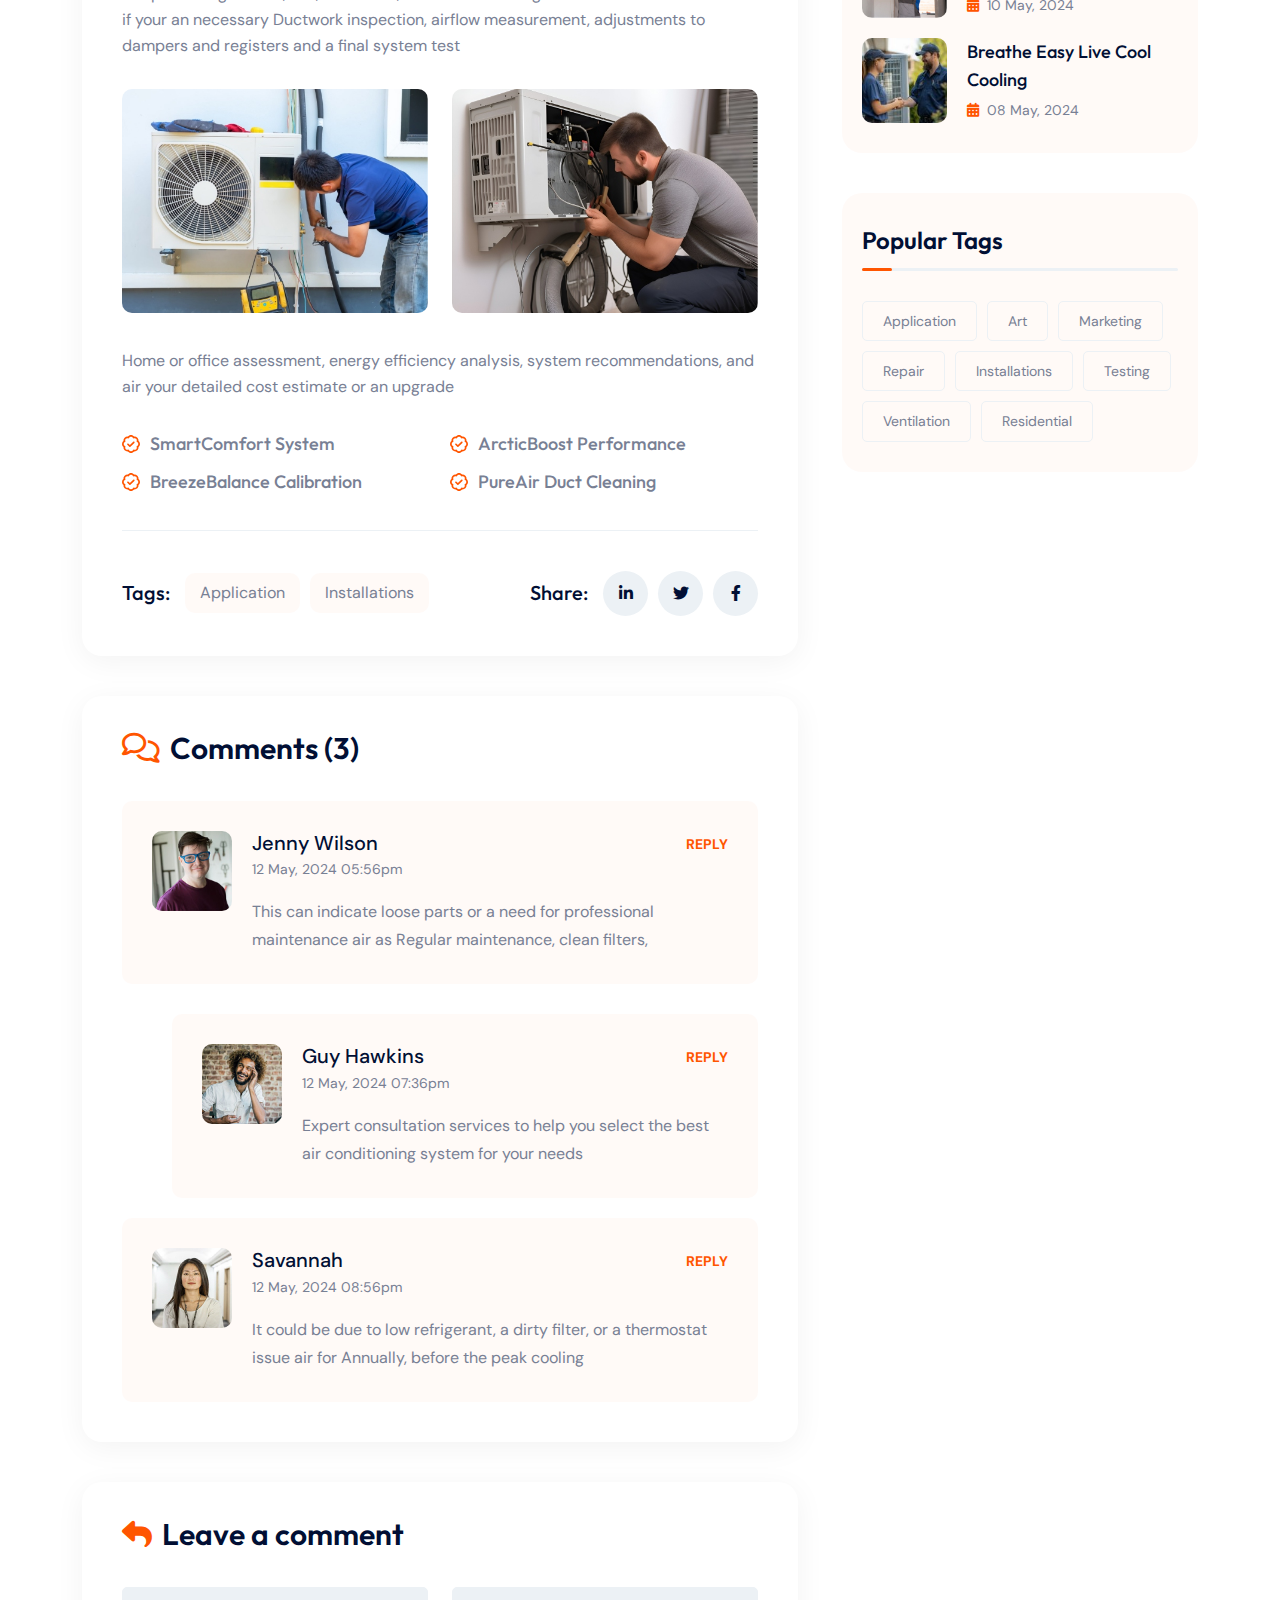
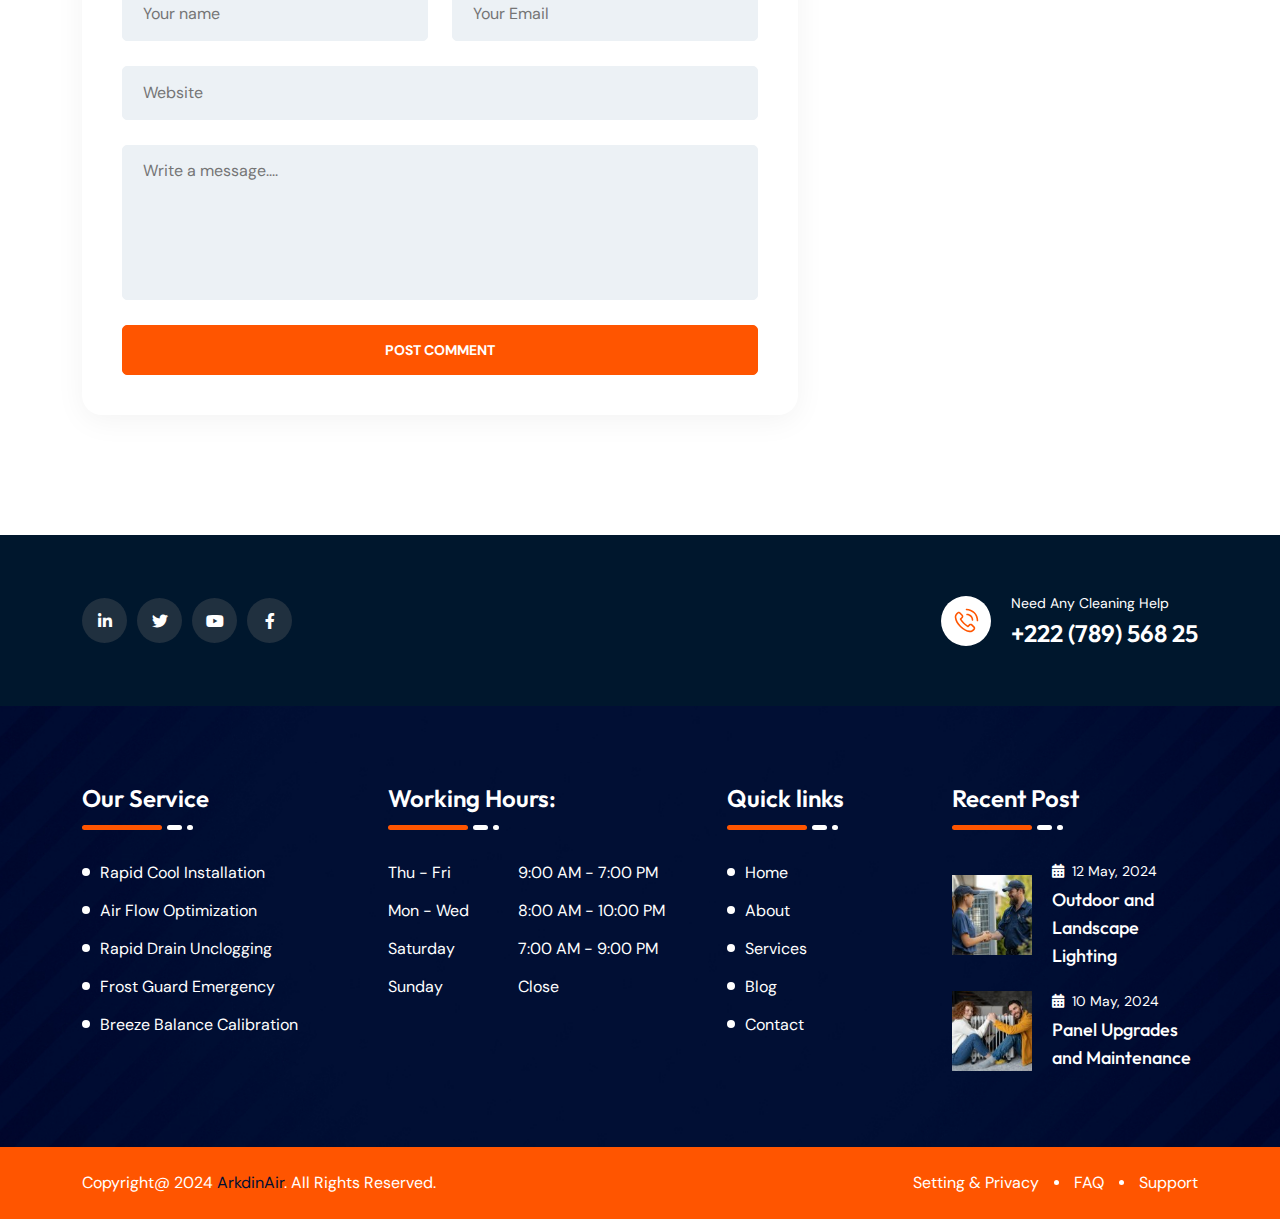
<file: blog-details.html>
<!DOCTYPE html>
<html class="no-js" lang="en">
  <head>
    <!-- Meta Tags -->
    <meta charset="utf-8">
    <meta http-equiv="x-ua-compatible" content="ie=edge">
    <meta name="viewport" content="width=device-width, initial-scale=1">
    <meta name="author" content="ThemeServices">
    <!-- Favicon Icon -->
    <link rel="icon" href="assets/img/favicon.png">
    <!-- Site Title -->
    <title>Arkdin – Air Conditioning Services HTML Template</title>
    <link rel="stylesheet" href="assets/css/bootstrap.min.css">
    <link rel="stylesheet" href="assets/css/fontawesome.min.css">
    <link rel="stylesheet" href="assets/css/animate.css">
    <link rel="stylesheet" href="assets/css/slick.min.css">
    <link rel="stylesheet" href="assets/css/style.css">
  </head>
  <body>
    <div class="cs_preloader cs_accent_color">
      <div class="cs_preloader_in">
        <img src="assets/img/preloader_icon.svg" alt="Bione">
      </div>
    </div>
    <!-- Start Header Section -->
    <header class="cs_site_header cs_style_1 cs_heading_color cs_sticky_header">
      <div class="cs_top_header">
        <div class="container">
          <div class="cs_top_header_in">
            <div class="cs_top_header_left">Welcome to Our ArkdinAir & Services Company</div>
            <div class="cs_top_header_left">
              <div class="cs_header_social_links_wrap">
                <p class="mb-0">Follow Us On: </p>
                <div class="cs_header_social_links">
                  <a href="#" class="cs_social_btn cs_center">
                    <i class="fa-brands fa-linkedin-in"></i>
                  </a>
                  <a href="#" class="cs_social_btn cs_center">
                    <i class="fa-brands fa-twitter"></i>
                  </a>
                  <a href="#" class="cs_social_btn cs_center">
                    <i class="fa-brands fa-youtube"></i>
                  </a>
                  <a href="#" class="cs_social_btn cs_center">
                    <i class="fa-brands fa-facebook-f"></i>
                  </a>
                </div>
              </div>
            </div>
          </div>
        </div>
      </div>
      <div class="cs_main_header cs_accent_bg">
        <div class="container">
          <div class="cs_main_header_in">
            <div class="cs_main_header_left">
              <a class="cs_site_branding" href="index.html">
                <img src="assets/img/logo.svg" alt="Logo">
              </a>
            </div>
            <div class="cs_main_header_center">
              <div class="cs_nav">
                <ul class="cs_nav_list">
                  <li class="menu-item-has-children">
                    <a href="index.html">Home</a>
                    <ul>
                      <li><a href="index.html">Home V1</a></li>
                      <li><a href="home-v2.html">Home V2</a></li>
                    </ul>
                  </li>
                  <li><a href="about-us.html">About Us</a></li>
                  <li class="menu-item-has-children">
                    <a href="service.html">Services</a>
                    <ul>
                      <li><a href="service.html">Services</a></li>
                      <li><a href="service-details.html">Service Details</a></li>
                    </ul>
                  </li>
                  <li class="menu-item-has-children">
                    <a href="#">Pages</a>
                    <ul>
                      <li><a href="team.html">Team</a></li>
                      <li><a href="team-details.html">Team Details</a></li>
                      <li><a href="projects.html">Projects</a></li>
                      <li><a href="project-details.html">Project Details</a></li>
                    </ul>
                  </li>
                  <li class="menu-item-has-children">
                    <a href="blog.html">Blogs</a>
                    <ul>
                      <li><a href="blog.html">Blogs</a></li>
                      <li><a href="blog-details.html">Blog Details</a></li>
                    </ul>
                  </li>
                  <li><a href="contact.html">Contact</a></li>
                </ul>
              </div>
            </div>
            <div class="cs_main_header_right">
              <a href="contact.html" class="cs_btn cs_style_1">
                <span>Read More</span>
                <svg width="14" height="13" viewBox="0 0 14 13" fill="none" xmlns="http://www.w3.org/2000/svg">
                  <path d="M8.28125 0.71875L13.7812 5.96875C13.9271 6.11458 14 6.29167 14 6.5C14 6.70833 13.9271 6.88542 13.7812 7.03125L8.28125 12.2812C7.90625 12.5729 7.55208 12.5729 7.21875 12.2812C6.92708 11.9062 6.92708 11.5521 7.21875 11.2188L11.375 7.25H0.75C0.291667 7.20833 0.0416667 6.95833 0 6.5C0.0416667 6.04167 0.291667 5.79167 0.75 5.75H11.375L7.21875 1.78125C6.92708 1.44792 6.92708 1.09375 7.21875 0.71875C7.55208 0.427083 7.90625 0.427083 8.28125 0.71875Z" fill="currentColor"></path>
                </svg>                
              </a>
            </div>
          </div>
        </div>
      </div>
    </header>
    <div class="cs_site_header_spacing_130"></div>
    <!-- End Header Section -->
    <!-- Start Page Heading -->
    <section class="cs_page_heading cs_bg_filed cs_center cs_primary_bg text-center" data-src="assets/img/page_heading_1.jpg">
      <div class="container">
        <h1 class="cs_white_color cs_semibold cs_white_color cs_mb_10 cs_fs_64">Blog Details</h1>
        <ol class="breadcrumb">
          <li class="breadcrumb-item"><a href="index.html">Home</a></li>
          <li class="breadcrumb-item active">Blog Details</li>
        </ol>
      </div>
    </section>
    <!-- End Page Heading -->
    <!-- Start Blog Section -->
    <section>
      <div class="cs_height_120 cs_height_lg_80"></div>
      <div class="container">
        <div class="row cs_gap_y_60">
          <div class="col-lg-8">
            <div class="cs_post_details_wrap">
              <div class="cs_post cs_style_4 cs_type_1">
                <div class="cs_post_thumb"><img src="assets/img/post_7.jpg" alt=""></div>
                <div class="cs_post_info">
                  <ul class="cs_post_meta cs_mp_0">
                    <li>
                      <i class="fa-regular fa-user"></i>
                      <span>Post <a href="#">Admin</a></span>
                    </li>
                    <li>
                      <i class="fa-regular fa-calendar"></i>
                      <span>12 May, 2024</span>
                    </li>
                    <li>
                      <i class="fa-regular fa-comments"></i>
                      <span>03 Comments</span>
                    </li>
                  </ul>
                  <h2 class="cs_fs_30 cs_semibold cs_mb_15">Keeping You Cool and Comfortable</h2>
                  <p>Energy-efficient upgrades to your existing air conditioning system, including the installation of smart thermostats, high-efficiency filters, and advanced cooling technologies  Cleaning of you condenser and evaporator coils, thermostat calibration <br><br>Precise calibration of your air conditioning system to ensure balanced airflow and consistent  cooling throughout your home or office pinpointing problems, providing repair options, and a implementing solutions.
                  </p>
                  <blockquote> 
                    <span class="cs_accent_color cs_blockquote_icon">
                      <svg width="30" height="24" viewBox="0 0 30 24" fill="none" xmlns="http://www.w3.org/2000/svg">
                        <path d="M2.66334 21.9311C0.930403 20.0114 0 17.8583 0 14.3681C0 8.22637 4.13381 2.72165 10.1453 0L11.6477 2.41807C6.03668 5.58368 4.93971 9.6916 4.50227 12.2816C5.40575 11.7938 6.58853 11.6236 7.74774 11.7359C10.7829 12.029 13.1754 14.6278 13.1754 17.8583C13.1754 19.4872 12.555 21.0493 11.4506 22.2011C10.3463 23.3529 8.84851 24 7.28675 24C6.42307 23.9921 5.56952 23.8052 4.77578 23.45C3.98203 23.0948 3.26396 22.5785 2.66334 21.9311ZM19.488 21.9311C17.755 20.0114 16.8246 17.8583 16.8246 14.3681C16.8246 8.22637 20.9584 2.72165 26.9699 0L28.4723 2.41807C22.8613 5.58368 21.7643 9.6916 21.3269 12.2816C22.2304 11.7938 23.4132 11.6236 24.5724 11.7359C27.6075 12.029 30 14.6278 30 17.8583C30 19.4872 29.3796 21.0493 28.2753 22.2011C27.1709 23.3529 25.6731 24 24.1114 24C23.2477 23.9921 22.3941 23.8052 21.6004 23.45C20.8067 23.0948 20.0886 22.5785 19.488 21.9311Z" fill="currentColor"/>
                      </svg>                      
                    </span>
                    Expert consultation services to help you select the best air conditioning system for your needs, whether for a new installation or an upgrade <small>ChillPro Air</small>
                  </blockquote>
                  <h2>The Benefits of Professional Ace Servicing</h2>
                  <p>Deep cleaning of coils, fins, and filters, as well as cleaning the blower motor and ducts if your an  necessary Ductwork inspection, airflow measurement, adjustments to dampers and registers and a final system test</p>
                  <div class="row">
                    <div class="col-md-6">
                      <img src="assets/img/post_10.jpg" alt="">
                    </div>
                    <div class="col-md-6">
                      <img src="assets/img/post_11.jpg" alt="">
                    </div>
                  </div>
                  <p> Home or office assessment, energy efficiency analysis, system recommendations, and air your detailed cost estimate or an upgrade</p>
                  <ul class="cs_list cs_style_1 cs_mp_0 cs_fs_18 cs_medium cs_heading_font">
                    <li>
                      <svg width="16" height="16" viewBox="0 0 16 16" fill="none" xmlns="http://www.w3.org/2000/svg">
                        <path d="M7.5 10.5C7.16667 10.8125 6.82292 10.8125 6.46875 10.5L4.71875 8.75C4.42708 8.41667 4.42708 8.07292 4.71875 7.71875C5.07292 7.42708 5.41667 7.42708 5.75 7.71875L7 8.9375L9.96875 5.96875C10.3229 5.67708 10.6667 5.67708 11 5.96875C11.3125 6.32292 11.3125 6.66667 11 7L7.5 10.5ZM10.75 1.34375C11.8333 1.21875 12.8021 1.55208 13.6562 2.34375C14.4479 3.17708 14.7812 4.14583 14.6562 5.25C15.4896 5.91667 15.9375 6.83333 16 8C15.9375 9.16667 15.4896 10.0833 14.6562 10.75C14.7812 11.8333 14.4479 12.8021 13.6562 13.6562C12.8021 14.4479 11.8333 14.7812 10.75 14.6562C10.0833 15.4896 9.16667 15.9375 8 16C6.83333 15.9375 5.91667 15.4896 5.25 14.6562C4.14583 14.7812 3.17708 14.4479 2.34375 13.6562C1.55208 12.8021 1.21875 11.8333 1.34375 10.75C0.489583 10.0833 0.0416667 9.16667 0 8C0.0416667 6.83333 0.489583 5.91667 1.34375 5.25C1.21875 4.14583 1.55208 3.17708 2.34375 2.34375C3.17708 1.55208 4.14583 1.21875 5.25 1.34375C5.91667 0.489583 6.83333 0.0416667 8 0C9.16667 0.0416667 10.0833 0.489583 10.75 1.34375ZM5.9375 3.09375L5.375 2.90625C4.625 2.69792 3.96875 2.86458 3.40625 3.40625C2.86458 3.96875 2.69792 4.625 2.90625 5.375L3.09375 5.9375L2.5625 6.25C1.89583 6.625 1.54167 7.20833 1.5 8C1.54167 8.79167 1.89583 9.375 2.5625 9.75L3.09375 10.0312L2.90625 10.5938C2.69792 11.3438 2.86458 12.0104 3.40625 12.5938C3.96875 13.1354 4.625 13.3021 5.375 13.0938L5.9375 12.9062L6.25 13.4688C6.625 14.1146 7.20833 14.4583 8 14.5C8.79167 14.4583 9.375 14.1146 9.75 13.4688L10.0312 12.9062L10.5938 13.0938C11.3438 13.3021 12.0104 13.1354 12.5938 12.5938C13.1354 12.0104 13.3021 11.3438 13.0938 10.5938L12.9062 10.0312L13.4688 9.75C14.1146 9.375 14.4583 8.79167 14.5 8C14.4583 7.20833 14.1146 6.625 13.4688 6.25L12.9062 5.9375L13.0938 5.375C13.3021 4.625 13.1354 3.96875 12.5938 3.40625C12.0104 2.86458 11.3438 2.69792 10.5938 2.90625L10.0312 3.09375L9.75 2.5625C9.375 1.89583 8.79167 1.54167 8 1.5C7.20833 1.54167 6.625 1.89583 6.25 2.5625L5.9375 3.09375Z" fill="currentColor"/>
                      </svg>                                                 
                      SmartComfort System
                    </li>
                    <li>
                      <svg width="16" height="16" viewBox="0 0 16 16" fill="none" xmlns="http://www.w3.org/2000/svg">
                        <path d="M7.5 10.5C7.16667 10.8125 6.82292 10.8125 6.46875 10.5L4.71875 8.75C4.42708 8.41667 4.42708 8.07292 4.71875 7.71875C5.07292 7.42708 5.41667 7.42708 5.75 7.71875L7 8.9375L9.96875 5.96875C10.3229 5.67708 10.6667 5.67708 11 5.96875C11.3125 6.32292 11.3125 6.66667 11 7L7.5 10.5ZM10.75 1.34375C11.8333 1.21875 12.8021 1.55208 13.6562 2.34375C14.4479 3.17708 14.7812 4.14583 14.6562 5.25C15.4896 5.91667 15.9375 6.83333 16 8C15.9375 9.16667 15.4896 10.0833 14.6562 10.75C14.7812 11.8333 14.4479 12.8021 13.6562 13.6562C12.8021 14.4479 11.8333 14.7812 10.75 14.6562C10.0833 15.4896 9.16667 15.9375 8 16C6.83333 15.9375 5.91667 15.4896 5.25 14.6562C4.14583 14.7812 3.17708 14.4479 2.34375 13.6562C1.55208 12.8021 1.21875 11.8333 1.34375 10.75C0.489583 10.0833 0.0416667 9.16667 0 8C0.0416667 6.83333 0.489583 5.91667 1.34375 5.25C1.21875 4.14583 1.55208 3.17708 2.34375 2.34375C3.17708 1.55208 4.14583 1.21875 5.25 1.34375C5.91667 0.489583 6.83333 0.0416667 8 0C9.16667 0.0416667 10.0833 0.489583 10.75 1.34375ZM5.9375 3.09375L5.375 2.90625C4.625 2.69792 3.96875 2.86458 3.40625 3.40625C2.86458 3.96875 2.69792 4.625 2.90625 5.375L3.09375 5.9375L2.5625 6.25C1.89583 6.625 1.54167 7.20833 1.5 8C1.54167 8.79167 1.89583 9.375 2.5625 9.75L3.09375 10.0312L2.90625 10.5938C2.69792 11.3438 2.86458 12.0104 3.40625 12.5938C3.96875 13.1354 4.625 13.3021 5.375 13.0938L5.9375 12.9062L6.25 13.4688C6.625 14.1146 7.20833 14.4583 8 14.5C8.79167 14.4583 9.375 14.1146 9.75 13.4688L10.0312 12.9062L10.5938 13.0938C11.3438 13.3021 12.0104 13.1354 12.5938 12.5938C13.1354 12.0104 13.3021 11.3438 13.0938 10.5938L12.9062 10.0312L13.4688 9.75C14.1146 9.375 14.4583 8.79167 14.5 8C14.4583 7.20833 14.1146 6.625 13.4688 6.25L12.9062 5.9375L13.0938 5.375C13.3021 4.625 13.1354 3.96875 12.5938 3.40625C12.0104 2.86458 11.3438 2.69792 10.5938 2.90625L10.0312 3.09375L9.75 2.5625C9.375 1.89583 8.79167 1.54167 8 1.5C7.20833 1.54167 6.625 1.89583 6.25 2.5625L5.9375 3.09375Z" fill="currentColor"/>
                      </svg>                                                 
                      ArcticBoost Performance
                    </li>
                    <li>
                      <svg width="16" height="16" viewBox="0 0 16 16" fill="none" xmlns="http://www.w3.org/2000/svg">
                        <path d="M7.5 10.5C7.16667 10.8125 6.82292 10.8125 6.46875 10.5L4.71875 8.75C4.42708 8.41667 4.42708 8.07292 4.71875 7.71875C5.07292 7.42708 5.41667 7.42708 5.75 7.71875L7 8.9375L9.96875 5.96875C10.3229 5.67708 10.6667 5.67708 11 5.96875C11.3125 6.32292 11.3125 6.66667 11 7L7.5 10.5ZM10.75 1.34375C11.8333 1.21875 12.8021 1.55208 13.6562 2.34375C14.4479 3.17708 14.7812 4.14583 14.6562 5.25C15.4896 5.91667 15.9375 6.83333 16 8C15.9375 9.16667 15.4896 10.0833 14.6562 10.75C14.7812 11.8333 14.4479 12.8021 13.6562 13.6562C12.8021 14.4479 11.8333 14.7812 10.75 14.6562C10.0833 15.4896 9.16667 15.9375 8 16C6.83333 15.9375 5.91667 15.4896 5.25 14.6562C4.14583 14.7812 3.17708 14.4479 2.34375 13.6562C1.55208 12.8021 1.21875 11.8333 1.34375 10.75C0.489583 10.0833 0.0416667 9.16667 0 8C0.0416667 6.83333 0.489583 5.91667 1.34375 5.25C1.21875 4.14583 1.55208 3.17708 2.34375 2.34375C3.17708 1.55208 4.14583 1.21875 5.25 1.34375C5.91667 0.489583 6.83333 0.0416667 8 0C9.16667 0.0416667 10.0833 0.489583 10.75 1.34375ZM5.9375 3.09375L5.375 2.90625C4.625 2.69792 3.96875 2.86458 3.40625 3.40625C2.86458 3.96875 2.69792 4.625 2.90625 5.375L3.09375 5.9375L2.5625 6.25C1.89583 6.625 1.54167 7.20833 1.5 8C1.54167 8.79167 1.89583 9.375 2.5625 9.75L3.09375 10.0312L2.90625 10.5938C2.69792 11.3438 2.86458 12.0104 3.40625 12.5938C3.96875 13.1354 4.625 13.3021 5.375 13.0938L5.9375 12.9062L6.25 13.4688C6.625 14.1146 7.20833 14.4583 8 14.5C8.79167 14.4583 9.375 14.1146 9.75 13.4688L10.0312 12.9062L10.5938 13.0938C11.3438 13.3021 12.0104 13.1354 12.5938 12.5938C13.1354 12.0104 13.3021 11.3438 13.0938 10.5938L12.9062 10.0312L13.4688 9.75C14.1146 9.375 14.4583 8.79167 14.5 8C14.4583 7.20833 14.1146 6.625 13.4688 6.25L12.9062 5.9375L13.0938 5.375C13.3021 4.625 13.1354 3.96875 12.5938 3.40625C12.0104 2.86458 11.3438 2.69792 10.5938 2.90625L10.0312 3.09375L9.75 2.5625C9.375 1.89583 8.79167 1.54167 8 1.5C7.20833 1.54167 6.625 1.89583 6.25 2.5625L5.9375 3.09375Z" fill="currentColor"/>
                      </svg>                                                 
                      BreezeBalance Calibration
                    </li>
                    <li>
                      <svg width="16" height="16" viewBox="0 0 16 16" fill="none" xmlns="http://www.w3.org/2000/svg">
                        <path d="M7.5 10.5C7.16667 10.8125 6.82292 10.8125 6.46875 10.5L4.71875 8.75C4.42708 8.41667 4.42708 8.07292 4.71875 7.71875C5.07292 7.42708 5.41667 7.42708 5.75 7.71875L7 8.9375L9.96875 5.96875C10.3229 5.67708 10.6667 5.67708 11 5.96875C11.3125 6.32292 11.3125 6.66667 11 7L7.5 10.5ZM10.75 1.34375C11.8333 1.21875 12.8021 1.55208 13.6562 2.34375C14.4479 3.17708 14.7812 4.14583 14.6562 5.25C15.4896 5.91667 15.9375 6.83333 16 8C15.9375 9.16667 15.4896 10.0833 14.6562 10.75C14.7812 11.8333 14.4479 12.8021 13.6562 13.6562C12.8021 14.4479 11.8333 14.7812 10.75 14.6562C10.0833 15.4896 9.16667 15.9375 8 16C6.83333 15.9375 5.91667 15.4896 5.25 14.6562C4.14583 14.7812 3.17708 14.4479 2.34375 13.6562C1.55208 12.8021 1.21875 11.8333 1.34375 10.75C0.489583 10.0833 0.0416667 9.16667 0 8C0.0416667 6.83333 0.489583 5.91667 1.34375 5.25C1.21875 4.14583 1.55208 3.17708 2.34375 2.34375C3.17708 1.55208 4.14583 1.21875 5.25 1.34375C5.91667 0.489583 6.83333 0.0416667 8 0C9.16667 0.0416667 10.0833 0.489583 10.75 1.34375ZM5.9375 3.09375L5.375 2.90625C4.625 2.69792 3.96875 2.86458 3.40625 3.40625C2.86458 3.96875 2.69792 4.625 2.90625 5.375L3.09375 5.9375L2.5625 6.25C1.89583 6.625 1.54167 7.20833 1.5 8C1.54167 8.79167 1.89583 9.375 2.5625 9.75L3.09375 10.0312L2.90625 10.5938C2.69792 11.3438 2.86458 12.0104 3.40625 12.5938C3.96875 13.1354 4.625 13.3021 5.375 13.0938L5.9375 12.9062L6.25 13.4688C6.625 14.1146 7.20833 14.4583 8 14.5C8.79167 14.4583 9.375 14.1146 9.75 13.4688L10.0312 12.9062L10.5938 13.0938C11.3438 13.3021 12.0104 13.1354 12.5938 12.5938C13.1354 12.0104 13.3021 11.3438 13.0938 10.5938L12.9062 10.0312L13.4688 9.75C14.1146 9.375 14.4583 8.79167 14.5 8C14.4583 7.20833 14.1146 6.625 13.4688 6.25L12.9062 5.9375L13.0938 5.375C13.3021 4.625 13.1354 3.96875 12.5938 3.40625C12.0104 2.86458 11.3438 2.69792 10.5938 2.90625L10.0312 3.09375L9.75 2.5625C9.375 1.89583 8.79167 1.54167 8 1.5C7.20833 1.54167 6.625 1.89583 6.25 2.5625L5.9375 3.09375Z" fill="currentColor"/>
                      </svg>                                                 
                      PureAir Duct Cleaning
                    </li>
                  </ul>
                  <hr>
                  <div class="cs_post_details_footer">
                    <div>
                      <h3>Tags:</h3>
                      <div class="cs_post_tags">
                        <a href="#">Application</a>
                        <a href="#">Installations</a>
                      </div>
                    </div>
                    <div>
                      <h3>Share:</h3>
                      <div class="cs_social_btns cs_style_1 cs_type_1">
                        <a href="#" class="cs_social_btn cs_center">
                          <i class="fa-brands fa-linkedin-in"></i>
                        </a>
                        <a href="#" class="cs_social_btn cs_center">
                          <i class="fa-brands fa-twitter"></i>
                        </a>
                        <a href="#" class="cs_social_btn cs_center">
                          <i class="fa-brands fa-facebook-f"></i>
                        </a>
                      </div>
                    </div>
                  </div>
                </div>
              </div>
              <div class="cs_height_40 cs_height_lg_40"></div>
              <div class="comments-area">
                <h2 class="comments-title"><i class="fa-regular fa-comments"></i>Comments (3)</h2>
                <ol class="comment-list">
                  <li class="comment">
                    <div class="comment-body">
                      <div class="comment-author vcard">
                        <img class="avatar" src="assets/img/avatar_5.jpg" alt="Author">
                        <a href="#" class="url">Jenny Wilson</a>
                      </div>
                      <div class="comment-meta">
                        <a href="#">12 May, 2024  05:56pm </a>
                      </div>
                      <p>
                        This can indicate loose parts or a need for professional maintenance air as Regular maintenance, clean filters, 
                      </p>
                      <div class="reply">
                        <a class="comment-reply-link" href="#">Reply</a>
                      </div>
                    </div>
                    <ol class="children">
                      <li class="comment">
                        <div class="comment-body">
                          <div class="comment-author vcard">
                            <img class="avatar" src="assets/img/avatar_6.jpg" alt="Author">
                            <a href="#" class="url">Guy Hawkins</a>
                          </div>
                          <div class="comment-meta">
                            <a href="#">12 May, 2024  07:36pm </a>
                          </div>
                          <p>Expert consultation services to help you select the best air conditioning system for your needs</p>
                          <div class="reply">
                            <a class="comment-reply-link" href="#">Reply</a>
                          </div>
                        </div>
                      </li>
                      <!-- #comment-## -->
                    </ol>
                    <!-- .children -->
                  </li>
                  <!-- #comment-## -->
                  <li class="comment">
                    <div class="comment-body">
                      <div class="comment-author vcard">
                        <img class="avatar" src="assets/img/avatar_7.jpg" alt="Author">
                        <a href="#" class="url">Savannah</a>
                      </div>
                      <div class="comment-meta">
                        <a href="#">12 May, 2024  08:56pm </a>
                      </div>
                      <p>It could be due to low refrigerant, a dirty filter, or a thermostat issue air for Annually, before the peak cooling</p>
                      <div class="reply">
                        <a class="comment-reply-link" href="#">Reply</a>
                      </div>
                    </div>
                  </li>
                  <!-- #comment-## -->
                </ol>
                <!-- .comment-list -->
              </div>
              <div class="cs_height_40 cs_height_lg_40"></div>
              <div class="comment-respond">
                <h3 class="comment-reply-title"><i class="fa-solid fa-reply"></i>Leave a comment</h3>
                <form action="#" method="post">
                  <div class="row">
                    <div class="col-lg-6">
                      <input type="text" placeholder="Your name" class="cs_form_field cs_mb_25">
                    </div>
                    <div class="col-lg-6">
                      <input type="text" placeholder="Your Email" class="cs_form_field cs_mb_25">
                    </div>
                  </div>
                  <input type="text" placeholder="Website" class="cs_form_field cs_mb_25">
                  <textarea cols="30" rows="5" placeholder="Write a message...." class="cs_form_field cs_mb_25"></textarea>
                  <button class="cs_btn cs_style_1 w-100" type="submit">
                    <span>Post Comment</span>
                  </button>
                </form>
              </div>
            </div>
          </div>
          <div class="col-lg-4">
            <div class="cs_right_sidebar">
              <div class="cs_sidebar_widget cs_color_1">
                <form action="#" class="cs_search_form">
                  <input type="text" placeholder="Enter Keyword" class="cs_search_input">
                  <button class="cs_search_submit_btn"><i class="fa-solid fa-search"></i></button>
                </form>
              </div>
              <div class="cs_sidebar_widget">
                <h2 class="cs_sidebar_widget_heading cs_fs_24 cs_semibold">Categories</h2>
                <ul class="cs_category_widget">
                  <li>
                    <a href="#">
                      <i class="fa-solid fa-folder-open"></i>
                      <span>BreezeCheck Maintenance</span>
                      <i class="fa-solid fa-arrow-right"></i>
                    </a>
                  </li>
                  <li>
                    <a href="#">
                      <i class="fa-solid fa-folder-open"></i>
                      <span>ChillMax Cleaning</span>
                      <i class="fa-solid fa-arrow-right"></i>
                    </a>
                  </li>
                  <li>
                    <a href="#">
                      <i class="fa-solid fa-folder-open"></i>
                      <span>CoolFlow Inspection</span>
                      <i class="fa-solid fa-arrow-right"></i>
                    </a>
                  </li>
                  <li>
                    <a href="#">
                      <i class="fa-solid fa-folder-open"></i>
                      <span>FrostWave Duct Cleaning</span>
                      <i class="fa-solid fa-arrow-right"></i>
                    </a>
                  </li>
                  <li>
                    <a href="#">
                      <i class="fa-solid fa-folder-open"></i>
                      <span>CoolPro Installation</span>
                      <i class="fa-solid fa-arrow-right"></i>
                    </a>
                  </li>
                  <li>
                    <a href="#">
                      <i class="fa-solid fa-folder-open"></i>
                      <span>RapidRepair Services</span>
                      <i class="fa-solid fa-arrow-right"></i>
                    </a>
                  </li>
                  <li>
                    <a href="#">
                      <i class="fa-solid fa-folder-open"></i>
                      <span>Emergency CoolFix</span>
                      <i class="fa-solid fa-arrow-right"></i>
                    </a>
                  </li>
                </ul>
              </div>
              <div class="cs_sidebar_widget">
                <h2 class="cs_sidebar_widget_heading cs_fs_24 cs_semibold">Recent Posts</h2>
                <ul class="cs_recent_post_widget">
                  <li>
                    <div class="cs_recent_post">
                      <a href="blog-details.html" class="cs_recent_post_thumb">
                        <img src="assets/img/recent_post_3.jpg" alt="">
                      </a>
                      <div class="cs_recent_post_right">
                        <h3 class="cs_fs_18 cs_medium mb-0">
                          <a href="blog-details.html">Perfect Climate Perfect Lifeline</a>
                        </h3>
                        <p class="cs_recent_posted_by cs_fs_14">
                          <i class="fa-solid fa-calendar-alt"></i>                         
                          12 May, 2024
                        </p>
                      </div>
                    </div>
                  </li>
                  <li>
                    <div class="cs_recent_post">
                      <a href="blog-details.html" class="cs_recent_post_thumb">
                        <img src="assets/img/recent_post_4.jpg" alt="">
                      </a>
                      <div class="cs_recent_post_right">
                        <h3 class="cs_fs_18 cs_medium mb-0">
                          <a href="blog-details.html">Where Comfort Meets Efficiency</a>
                        </h3>
                        <p class="cs_recent_posted_by cs_fs_14">
                          <i class="fa-solid fa-calendar-alt"></i>                          
                          10 May, 2024
                        </p>
                      </div>
                    </div>
                  </li>
                  <li>
                    <div class="cs_recent_post">
                      <a href="blog-details.html" class="cs_recent_post_thumb">
                        <img src="assets/img/recent_post_1.jpg" alt="">
                      </a>
                      <div class="cs_recent_post_right">
                        <h3 class="cs_fs_18 cs_medium mb-0">
                          <a href="blog-details.html">Breathe Easy Live Cool Cooling </a>
                        </h3>
                        <p class="cs_recent_posted_by cs_fs_14">
                          <i class="fa-solid fa-calendar-alt"></i>                          
                          08 May, 2024
                        </p>
                      </div>
                    </div>
                  </li>
                </ul>
              </div>
              <div class="cs_sidebar_widget">
                <h2 class="cs_sidebar_widget_heading cs_fs_24 cs_semibold">Popular Tags</h2>
                <div class="cs_tags">
                  <a href="#">Application</a>
                  <a href="#">Art</a>
                  <a href="#">Marketing</a>
                  <a href="#">Repair</a>
                  <a href="#">Installations</a>
                  <a href="#">Testing</a>
                  <a href="#">Ventilation</a>
                  <a href="#">Residential</a>
                </div>
              </div>
            </div>
          </div>
        </div>
      </div>
      <div class="cs_height_120 cs_height_lg_80"></div>
    </section>
    <!-- End Blog Section -->
    <!-- Start Footer -->
    <footer class="cs_footer cs_style_1">
      <div class="cs_footer_top">
        <div class="container">
          <div class="cs_footer_top_in">
            <div class="cs_social_btns cs_style_1">
              <a href="#" class="cs_social_btn cs_center">
                <i class="fa-brands fa-linkedin-in"></i>
              </a>
              <a href="#" class="cs_social_btn cs_center">
                <i class="fa-brands fa-twitter"></i>
              </a>
              <a href="#" class="cs_social_btn cs_center">
                <i class="fa-brands fa-youtube"></i>
              </a>
              <a href="#" class="cs_social_btn cs_center">
                <i class="fa-brands fa-facebook-f"></i>
              </a>
            </div>
            <div class="cs_footer_logo wow zoomIn" data-wow-duration="0.9s" data-wow-delay="0.25s"><img src="assets/img/footer_logo.svg" alt="Logo"></div>
            <div class="cs_footer_contact_card">
              <div class="cs_footer_contact_card_icon cs_white_bg cs_center">
                <img src="assets/img/icons/call.svg" alt="">
              </div>
              <div>
                <p class="cs_white_color cs_fs_14 mb-0">Need Any Cleaning Help</p>
                <h3 class="mb-0 cs_fs_24 cs_semibold cs_white_color"><a href="tel:+222(789)56825">+222 (789) 568 25</a></h3>
              </div>
            </div>
          </div>
        </div>
      </div>
      <div class="cs_main_footer cs_bg_filed cs_primary_bg cs_white_color" data-src="assets/img/footer_bg_1.jpg">
        <div class="container">
          <div class="cs_footer_row cs_type_1">
            <div class="cs_footer_col">
              <div class="cs_footer_widget">
                <h2 class="cs_footer_widget_title cs_fs_24 cs_semibold cs_white_color cs_mb_10">Our Service</h2>
                <div class="cs_footer_widget_seperator">
                  <span class="cs_accent_bg"></span>
                  <span class="cs_white_bg"></span>
                  <span class="cs_white_bg"></span>
                </div>
                <ul class="cs_footer_menu_2">
                  <li><a href="service-details.html">Rapid Cool Installation</a></li>
                  <li><a href="service-details.html">Air Flow Optimization</a></li>
                  <li><a href="service-details.html">Rapid Drain Unclogging</a></li>
                  <li><a href="service-details.html">Frost Guard Emergency</a></li>
                  <li><a href="service-details.html">Breeze Balance Calibration</a></li>
                </ul>
              </div>
            </div>
            <div class="cs_footer_col">
              <div class="cs_footer_widget">
                <h2 class="cs_footer_widget_title cs_fs_24 cs_semibold cs_white_color cs_mb_10">Working Hours:</h2>
                <div class="cs_footer_widget_seperator">
                  <span class="cs_accent_bg"></span>
                  <span class="cs_white_bg"></span>
                  <span class="cs_white_bg"></span>
                </div>
                <ul class="cs_working_hours">
                  <li>
                    <span>Thu - Fri</span>
                    <span>9:00 AM - 7:00 PM</span>
                  </li>
                  <li>
                    <span>Mon - Wed</span>
                    <span>8:00 AM - 10:00 PM</span>
                  </li>
                  <li>
                    <span>Saturday</span>
                    <span>7:00 AM - 9:00 PM</span>
                  </li>
                  <li>
                    <span>Sunday</span>
                    <span>Close</span>
                  </li>
                </ul>
              </div>
            </div>
            <div class="cs_footer_col">
              <div class="cs_footer_widget">
                <h2 class="cs_footer_widget_title cs_fs_24 cs_semibold cs_white_color cs_mb_10">Quick links</h2>
                <div class="cs_footer_widget_seperator">
                  <span class="cs_accent_bg"></span>
                  <span class="cs_white_bg"></span>
                  <span class="cs_white_bg"></span>
                </div>
                <ul class="cs_footer_menu_2">
                  <li><a href="index.html">Home</a></li>
                  <li><a href="about-us.html">About </a></li>
                  <li><a href="service.html">Services</a></li>
                  <li><a href="blog.html">Blog</a></li>
                  <li><a href="contact.html">Contact</a></li>
                </ul>
              </div>
            </div>
            <div class="cs_footer_col">
              <div class="cs_footer_widget">
                <h2 class="cs_footer_widget_title cs_fs_24 cs_semibold cs_white_color cs_mb_10">Recent Post</h2>
                <div class="cs_footer_widget_seperator">
                  <span class="cs_accent_bg"></span>
                  <span class="cs_white_bg"></span>
                  <span class="cs_white_bg"></span>
                </div>
                <ul class="cs_recent_post_widget">
                  <li>
                    <div class="cs_recent_post">
                      <a href="blog-details.html" class="cs_recent_post_thumb">
                        <img src="assets/img/recent_post_1.jpg" alt="">
                      </a>
                      <div class="cs_recent_post_right">
                        <p class="cs_recent_posted_by cs_fs_14">
                          <i class="fa-solid fa-calendar-alt"></i>                         
                          12 May, 2024
                        </p>
                        <h3 class="cs_white_color cs_fs_18 cs_medium mb-0">
                          <a href="blog-details.html">Outdoor and Landscape Lighting</a>
                        </h3>
                      </div>
                    </div>
                  </li>
                  <li>
                    <div class="cs_recent_post">
                      <a href="blog-details.html" class="cs_recent_post_thumb">
                        <img src="assets/img/recent_post_2.jpg" alt="">
                      </a>
                      <div class="cs_recent_post_right">
                        <p class="cs_recent_posted_by cs_fs_14">
                          <i class="fa-solid fa-calendar-alt"></i>                          
                          10 May, 2024
                        </p>
                        <h3 class="cs_white_color cs_fs_18 cs_medium mb-0">
                          <a href="blog-details.html">Panel Upgrades and Maintenance</a>
                        </h3>
                      </div>
                    </div>
                  </li>
                </ul>
              </div>
            </div>
          </div>
        </div>
      </div>
      <div class="cs_footer_bottom cs_accent_bg cs_white_color">
        <div class="container">
          <div class="cs_footer_bottom_in">
            <div class="cs_footer_copyright">Copyright@ 2024 <a href="#">ArkdinAir</a>. All Rights Reserved.</div>
            <ul class="cs_footer_menu cs_mp_0">
              <li><a href="#">Setting & Privacy </a></li>
              <li><a href="#">FAQ</a></li>
              <li><a href="#">Support</a></li>
            </ul>
          </div>
        </div>
      </div>
    </footer>
    <!-- End Footer -->
    <!-- Script -->
    <script src="assets/js/jquery-3.6.0.min.js"></script>
    <script src="assets/js/wow.min.js"></script>
    <script src="assets/js/jquery.slick.min.js"></script>
    <script src="assets/js/main.js"></script>
  </body>
</html>
</file>
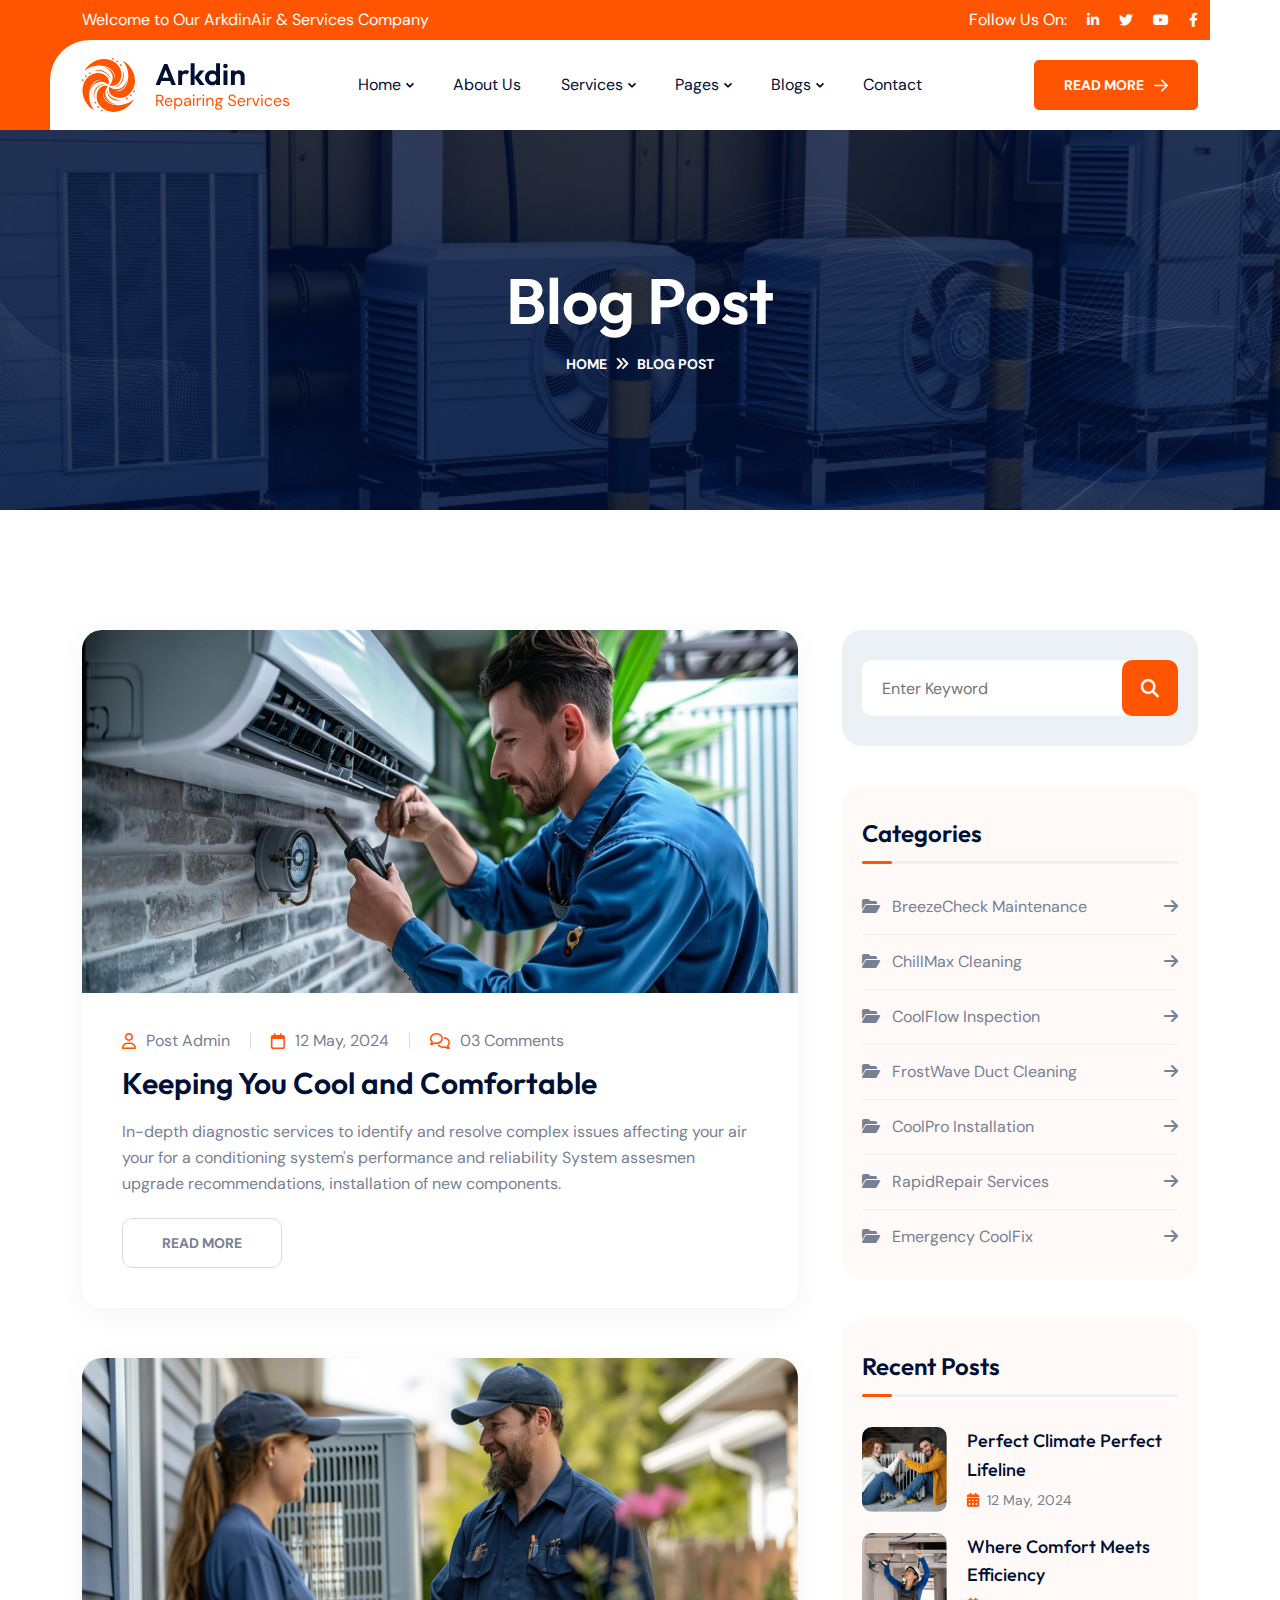
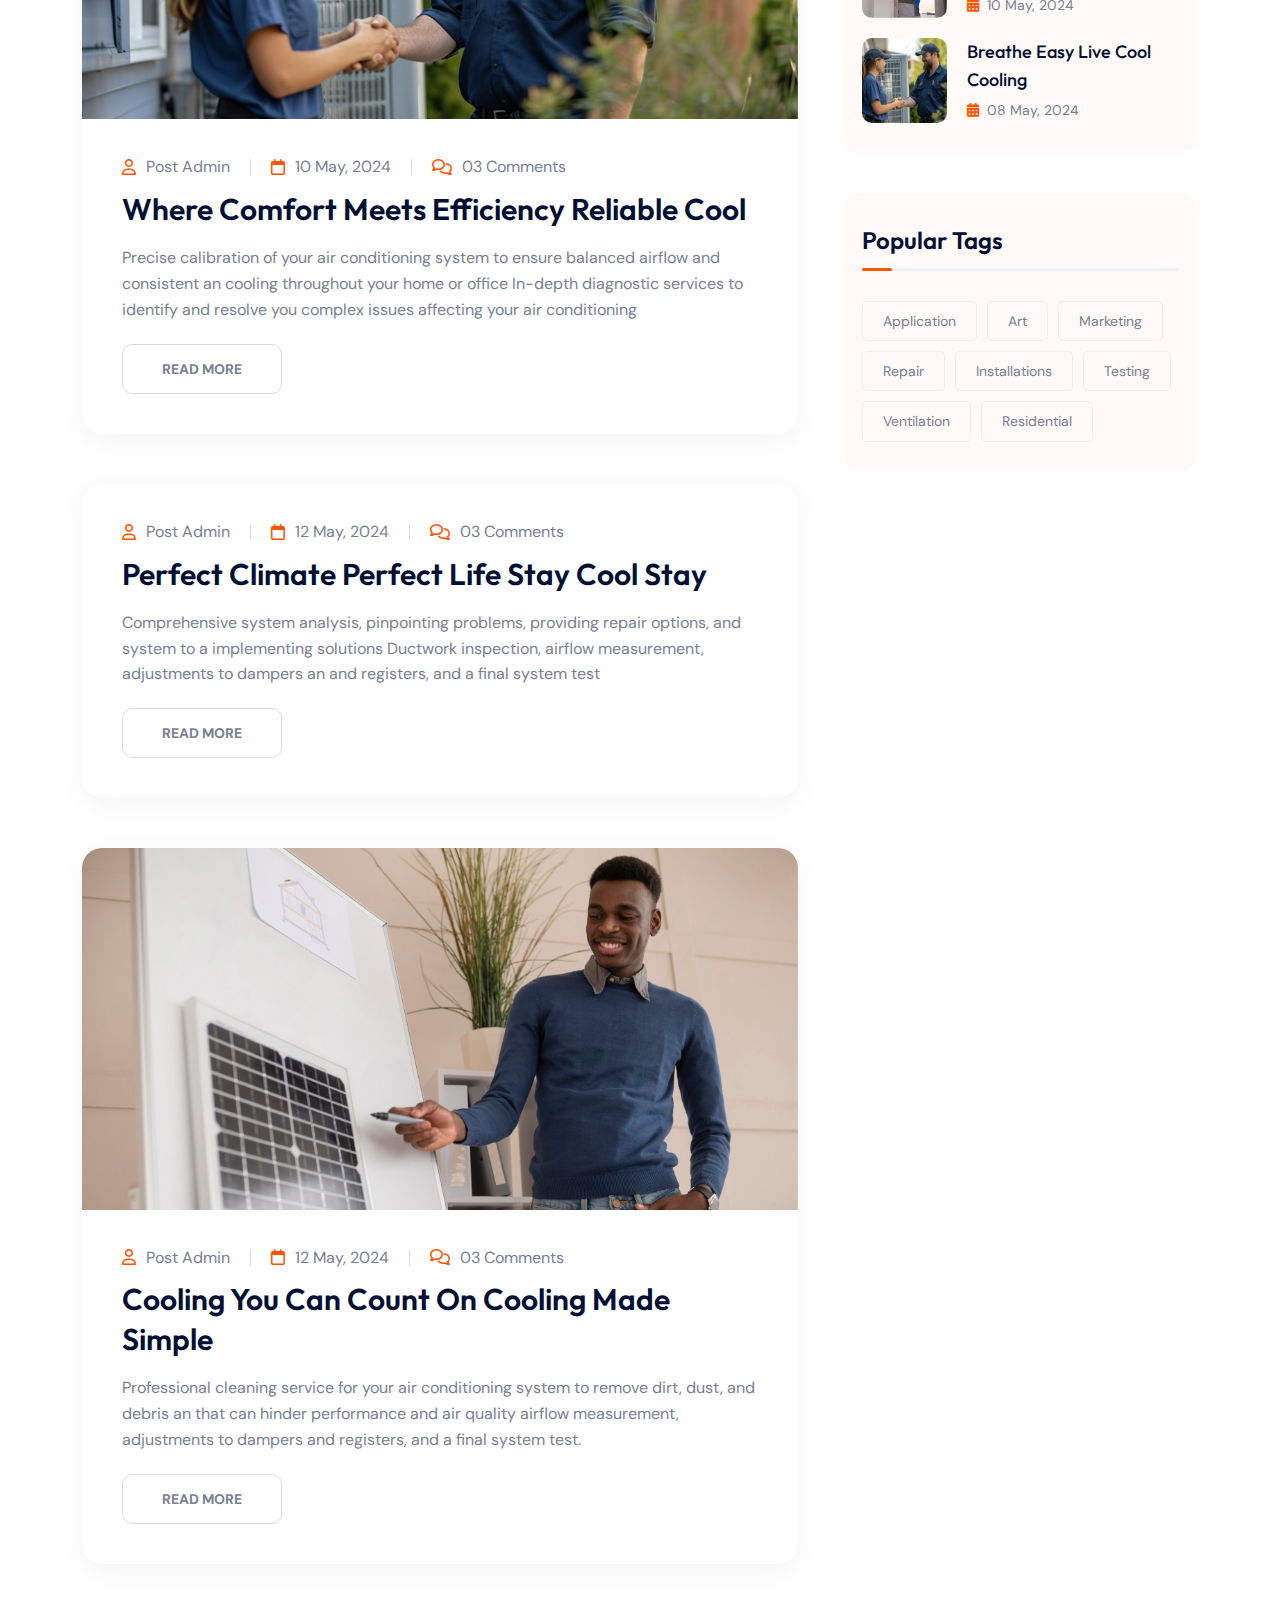
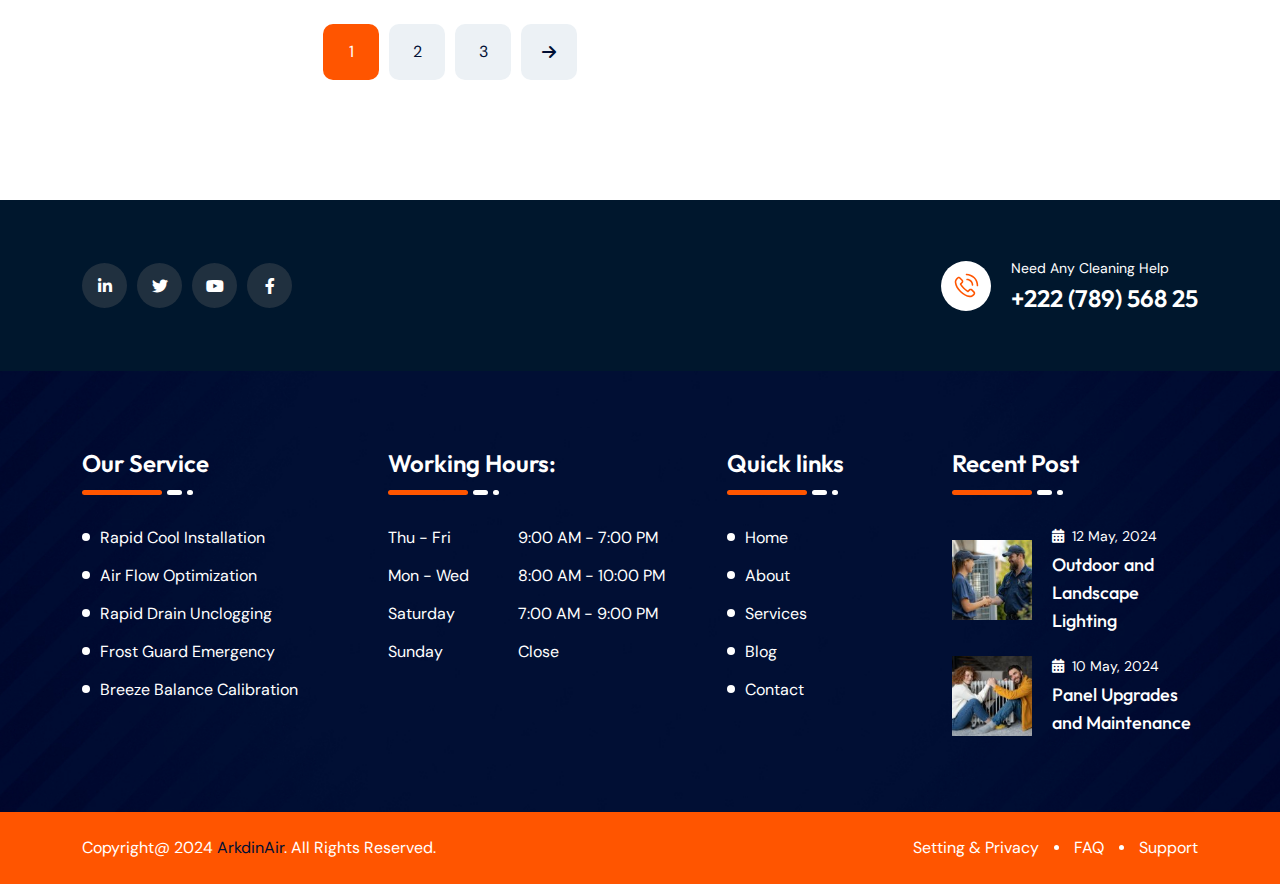
<file: blog.html>
<!DOCTYPE html>
<html class="no-js" lang="en">
  <head>
    <!-- Meta Tags -->
    <meta charset="utf-8">
    <meta http-equiv="x-ua-compatible" content="ie=edge">
    <meta name="viewport" content="width=device-width, initial-scale=1">
    <meta name="author" content="ThemeServices">
    <!-- Favicon Icon -->
    <link rel="icon" href="assets/img/favicon.png">
    <!-- Site Title -->
    <title>Arkdin – Air Conditioning Services HTML Template</title>
    <link rel="stylesheet" href="assets/css/bootstrap.min.css">
    <link rel="stylesheet" href="assets/css/fontawesome.min.css">
    <link rel="stylesheet" href="assets/css/animate.css">
    <link rel="stylesheet" href="assets/css/slick.min.css">
    <link rel="stylesheet" href="assets/css/style.css">
  </head>
  <body>
    <div class="cs_preloader cs_accent_color">
      <div class="cs_preloader_in">
        <img src="assets/img/preloader_icon.svg" alt="Bione">
      </div>
    </div>
    <!-- Start Header Section -->
    <header class="cs_site_header cs_style_1 cs_heading_color cs_sticky_header">
      <div class="cs_top_header">
        <div class="container">
          <div class="cs_top_header_in">
            <div class="cs_top_header_left">Welcome to Our ArkdinAir & Services Company</div>
            <div class="cs_top_header_left">
              <div class="cs_header_social_links_wrap">
                <p class="mb-0">Follow Us On: </p>
                <div class="cs_header_social_links">
                  <a href="#" class="cs_social_btn cs_center">
                    <i class="fa-brands fa-linkedin-in"></i>
                  </a>
                  <a href="#" class="cs_social_btn cs_center">
                    <i class="fa-brands fa-twitter"></i>
                  </a>
                  <a href="#" class="cs_social_btn cs_center">
                    <i class="fa-brands fa-youtube"></i>
                  </a>
                  <a href="#" class="cs_social_btn cs_center">
                    <i class="fa-brands fa-facebook-f"></i>
                  </a>
                </div>
              </div>
            </div>
          </div>
        </div>
      </div>
      <div class="cs_main_header cs_accent_bg">
        <div class="container">
          <div class="cs_main_header_in">
            <div class="cs_main_header_left">
              <a class="cs_site_branding" href="index.html">
                <img src="assets/img/logo.svg" alt="Logo">
              </a>
            </div>
            <div class="cs_main_header_center">
              <div class="cs_nav">
                <ul class="cs_nav_list">
                  <li class="menu-item-has-children">
                    <a href="index.html">Home</a>
                    <ul>
                      <li><a href="index.html">Home V1</a></li>
                      <li><a href="home-v2.html">Home V2</a></li>
                    </ul>
                  </li>
                  <li><a href="about-us.html">About Us</a></li>
                  <li class="menu-item-has-children">
                    <a href="service.html">Services</a>
                    <ul>
                      <li><a href="service.html">Services</a></li>
                      <li><a href="service-details.html">Service Details</a></li>
                    </ul>
                  </li>
                  <li class="menu-item-has-children">
                    <a href="#">Pages</a>
                    <ul>
                      <li><a href="team.html">Team</a></li>
                      <li><a href="team-details.html">Team Details</a></li>
                      <li><a href="projects.html">Projects</a></li>
                      <li><a href="project-details.html">Project Details</a></li>
                    </ul>
                  </li>
                  <li class="menu-item-has-children">
                    <a href="blog.html">Blogs</a>
                    <ul>
                      <li><a href="blog.html">Blogs</a></li>
                      <li><a href="blog-details.html">Blog Details</a></li>
                    </ul>
                  </li>
                  <li><a href="contact.html">Contact</a></li>
                </ul>
              </div>
            </div>
            <div class="cs_main_header_right">
              <a href="contact.html" class="cs_btn cs_style_1">
                <span>Read More</span>
                <svg width="14" height="13" viewBox="0 0 14 13" fill="none" xmlns="http://www.w3.org/2000/svg">
                  <path d="M8.28125 0.71875L13.7812 5.96875C13.9271 6.11458 14 6.29167 14 6.5C14 6.70833 13.9271 6.88542 13.7812 7.03125L8.28125 12.2812C7.90625 12.5729 7.55208 12.5729 7.21875 12.2812C6.92708 11.9062 6.92708 11.5521 7.21875 11.2188L11.375 7.25H0.75C0.291667 7.20833 0.0416667 6.95833 0 6.5C0.0416667 6.04167 0.291667 5.79167 0.75 5.75H11.375L7.21875 1.78125C6.92708 1.44792 6.92708 1.09375 7.21875 0.71875C7.55208 0.427083 7.90625 0.427083 8.28125 0.71875Z" fill="currentColor"></path>
                </svg>                
              </a>
            </div>
          </div>
        </div>
      </div>
    </header>
    <div class="cs_site_header_spacing_130"></div>
    <!-- End Header Section -->
    <!-- Start Page Heading -->
    <section class="cs_page_heading cs_bg_filed cs_center cs_primary_bg text-center" data-src="assets/img/page_heading_1.jpg">
      <div class="container">
        <h1 class="cs_white_color cs_semibold cs_white_color cs_mb_10 cs_fs_64">Blog Post</h1>
        <ol class="breadcrumb">
          <li class="breadcrumb-item"><a href="index.html">Home</a></li>
          <li class="breadcrumb-item active">Blog Post</li>
        </ol>
      </div>
    </section>
    <!-- End Page Heading -->
    <!-- Start Blog Section -->
    <section>
      <div class="cs_height_120 cs_height_lg_80"></div>
      <div class="container">
        <div class="row cs_gap_y_60">
          <div class="col-lg-8">
            <div class="cs_post_4_list">
              <div class="cs_post cs_style_4">
                <a href="blog-details.html" class="cs_post_thumb"><img src="assets/img/post_7.jpg" alt=""></a>
                <div class="cs_post_info">
                  <ul class="cs_post_meta cs_mp_0">
                    <li>
                      <i class="fa-regular fa-user"></i>
                      <span>Post <a href="#">Admin</a></span>
                    </li>
                    <li>
                      <i class="fa-regular fa-calendar"></i>
                      <span>12 May, 2024</span>
                    </li>
                    <li>
                      <i class="fa-regular fa-comments"></i>
                      <span>03 Comments</span>
                    </li>
                  </ul>
                  <h2 class="cs_fs_30 cs_semibold cs_mb_15">
                    <a href="blog-details.html">Keeping You Cool and Comfortable</a>
                  </h2>
                  <p class="cs_mb_21">In-depth diagnostic services to identify and resolve complex issues affecting your air your for a conditioning system's performance and reliability System assesmen upgrade recommendations, installation of new components.</p>
                  <a href="blog-details.html" class="cs_btn cs_style_1">
                    <span>Read More</span>               
                  </a>
                </div>
              </div>
              <div class="cs_post cs_style_4">
                <a href="blog-details.html" class="cs_post_thumb"><img src="assets/img/post_8.jpg" alt=""></a>
                <div class="cs_post_info">
                  <ul class="cs_post_meta cs_mp_0">
                    <li>
                      <i class="fa-regular fa-user"></i>
                      <span>Post <a href="#">Admin</a></span>
                    </li>
                    <li>
                      <i class="fa-regular fa-calendar"></i>
                      <span>10 May, 2024</span>
                    </li>
                    <li>
                      <i class="fa-regular fa-comments"></i>
                      <span>03 Comments</span>
                    </li>
                  </ul>
                  <h2 class="cs_fs_30 cs_semibold cs_mb_15">
                    <a href="blog-details.html">Where Comfort Meets Efficiency Reliable Cool</a>
                  </h2>
                  <p class="cs_mb_21">Precise calibration of your air conditioning system to ensure balanced airflow and consistent an cooling throughout your home or office In-depth diagnostic services to identify and resolve you complex issues affecting your air conditioning</p>
                  <a href="blog-details.html" class="cs_btn cs_style_1">
                    <span>Read More</span>               
                  </a>
                </div>
              </div>
              <div class="cs_post cs_style_4">
                <div class="cs_post_info">
                  <ul class="cs_post_meta cs_mp_0">
                    <li>
                      <i class="fa-regular fa-user"></i>
                      <span>Post <a href="#">Admin</a></span>
                    </li>
                    <li>
                      <i class="fa-regular fa-calendar"></i>
                      <span>12 May, 2024</span>
                    </li>
                    <li>
                      <i class="fa-regular fa-comments"></i>
                      <span>03 Comments</span>
                    </li>
                  </ul>
                  <h2 class="cs_fs_30 cs_semibold cs_mb_15">
                    <a href="blog-details.html">Perfect Climate Perfect Life Stay Cool Stay </a>
                  </h2>
                  <p class="cs_mb_21">Comprehensive system analysis, pinpointing problems, providing repair options, and system to a implementing solutions Ductwork inspection, airflow measurement, adjustments to dampers an and registers, and a final system test</p>
                  <a href="blog-details.html" class="cs_btn cs_style_1">
                    <span>Read More</span>               
                  </a>
                </div>
              </div>
              <div class="cs_post cs_style_4">
                <a href="blog-details.html" class="cs_post_thumb"><img src="assets/img/post_9.jpg" alt=""></a>
                <div class="cs_post_info">
                  <ul class="cs_post_meta cs_mp_0">
                    <li>
                      <i class="fa-regular fa-user"></i>
                      <span>Post <a href="#">Admin</a></span>
                    </li>
                    <li>
                      <i class="fa-regular fa-calendar"></i>
                      <span>12 May, 2024</span>
                    </li>
                    <li>
                      <i class="fa-regular fa-comments"></i>
                      <span>03 Comments</span>
                    </li>
                  </ul>
                  <h2 class="cs_fs_30 cs_semibold cs_mb_15">
                    <a href="blog-details.html">Cooling You Can Count On Cooling Made Simple</a>
                  </h2>
                  <p class="cs_mb_21">Professional cleaning service for your air conditioning system to remove dirt, dust, and debris an that can hinder performance and air quality airflow measurement, adjustments to dampers and registers, and a final system test.</p>
                  <a href="blog-details.html" class="cs_btn cs_style_1">
                    <span>Read More</span>               
                  </a>
                </div>
              </div>
            </div>
            <ul class="cs_pagination_box cs_center cs_mp_0">
              <li>
                <a class="cs_pagination_item cs_center active" href="blog.html">1</a>
              </li>
              <li>
                <a class="cs_pagination_item cs_center" href="blog.html">2</a>
              </li>
              <li>
                <a class="cs_pagination_item cs_center" href="blog.html">3</a>
              </li>
              <li>
                <a href="#" class="cs_pagination_item cs_center">
                  <i class="fa-solid fa-arrow-right"></i>
                </a>
              </li>
            </ul>
          </div>
          <div class="col-lg-4">
            <div class="cs_right_sidebar">
              <div class="cs_sidebar_widget cs_color_1">
                <form action="#" class="cs_search_form">
                  <input type="text" placeholder="Enter Keyword" class="cs_search_input">
                  <button class="cs_search_submit_btn"><i class="fa-solid fa-search"></i></button>
                </form>
              </div>
              <div class="cs_sidebar_widget">
                <h2 class="cs_sidebar_widget_heading cs_fs_24 cs_semibold">Categories</h2>
                <ul class="cs_category_widget">
                  <li>
                    <a href="#">
                      <i class="fa-solid fa-folder-open"></i>
                      <span>BreezeCheck Maintenance</span>
                      <i class="fa-solid fa-arrow-right"></i>
                    </a>
                  </li>
                  <li>
                    <a href="#">
                      <i class="fa-solid fa-folder-open"></i>
                      <span>ChillMax Cleaning</span>
                      <i class="fa-solid fa-arrow-right"></i>
                    </a>
                  </li>
                  <li>
                    <a href="#">
                      <i class="fa-solid fa-folder-open"></i>
                      <span>CoolFlow Inspection</span>
                      <i class="fa-solid fa-arrow-right"></i>
                    </a>
                  </li>
                  <li>
                    <a href="#">
                      <i class="fa-solid fa-folder-open"></i>
                      <span>FrostWave Duct Cleaning</span>
                      <i class="fa-solid fa-arrow-right"></i>
                    </a>
                  </li>
                  <li>
                    <a href="#">
                      <i class="fa-solid fa-folder-open"></i>
                      <span>CoolPro Installation</span>
                      <i class="fa-solid fa-arrow-right"></i>
                    </a>
                  </li>
                  <li>
                    <a href="#">
                      <i class="fa-solid fa-folder-open"></i>
                      <span>RapidRepair Services</span>
                      <i class="fa-solid fa-arrow-right"></i>
                    </a>
                  </li>
                  <li>
                    <a href="#">
                      <i class="fa-solid fa-folder-open"></i>
                      <span>Emergency CoolFix</span>
                      <i class="fa-solid fa-arrow-right"></i>
                    </a>
                  </li>
                </ul>
              </div>
              <div class="cs_sidebar_widget">
                <h2 class="cs_sidebar_widget_heading cs_fs_24 cs_semibold">Recent Posts</h2>
                <ul class="cs_recent_post_widget">
                  <li>
                    <div class="cs_recent_post">
                      <a href="blog-details.html" class="cs_recent_post_thumb">
                        <img src="assets/img/recent_post_3.jpg" alt="">
                      </a>
                      <div class="cs_recent_post_right">
                        <h3 class="cs_fs_18 cs_medium mb-0">
                          <a href="blog-details.html">Perfect Climate Perfect Lifeline</a>
                        </h3>
                        <p class="cs_recent_posted_by cs_fs_14">
                          <i class="fa-solid fa-calendar-alt"></i>                         
                          12 May, 2024
                        </p>
                      </div>
                    </div>
                  </li>
                  <li>
                    <div class="cs_recent_post">
                      <a href="blog-details.html" class="cs_recent_post_thumb">
                        <img src="assets/img/recent_post_4.jpg" alt="">
                      </a>
                      <div class="cs_recent_post_right">
                        <h3 class="cs_fs_18 cs_medium mb-0">
                          <a href="blog-details.html">Where Comfort Meets Efficiency</a>
                        </h3>
                        <p class="cs_recent_posted_by cs_fs_14">
                          <i class="fa-solid fa-calendar-alt"></i>                          
                          10 May, 2024
                        </p>
                      </div>
                    </div>
                  </li>
                  <li>
                    <div class="cs_recent_post">
                      <a href="blog-details.html" class="cs_recent_post_thumb">
                        <img src="assets/img/recent_post_1.jpg" alt="">
                      </a>
                      <div class="cs_recent_post_right">
                        <h3 class="cs_fs_18 cs_medium mb-0">
                          <a href="blog-details.html">Breathe Easy Live Cool Cooling </a>
                        </h3>
                        <p class="cs_recent_posted_by cs_fs_14">
                          <i class="fa-solid fa-calendar-alt"></i>                          
                          08 May, 2024
                        </p>
                      </div>
                    </div>
                  </li>
                </ul>
              </div>
              <div class="cs_sidebar_widget">
                <h2 class="cs_sidebar_widget_heading cs_fs_24 cs_semibold">Popular Tags</h2>
                <div class="cs_tags">
                  <a href="#">Application</a>
                  <a href="#">Art</a>
                  <a href="#">Marketing</a>
                  <a href="#">Repair</a>
                  <a href="#">Installations</a>
                  <a href="#">Testing</a>
                  <a href="#">Ventilation</a>
                  <a href="#">Residential</a>
                </div>
              </div>
            </div>
          </div>
        </div>
      </div>
      <div class="cs_height_120 cs_height_lg_80"></div>
    </section>
    <!-- End Blog Section -->
    <!-- Start Footer -->
    <footer class="cs_footer cs_style_1">
      <div class="cs_footer_top">
        <div class="container">
          <div class="cs_footer_top_in">
            <div class="cs_social_btns cs_style_1">
              <a href="#" class="cs_social_btn cs_center">
                <i class="fa-brands fa-linkedin-in"></i>
              </a>
              <a href="#" class="cs_social_btn cs_center">
                <i class="fa-brands fa-twitter"></i>
              </a>
              <a href="#" class="cs_social_btn cs_center">
                <i class="fa-brands fa-youtube"></i>
              </a>
              <a href="#" class="cs_social_btn cs_center">
                <i class="fa-brands fa-facebook-f"></i>
              </a>
            </div>
            <div class="cs_footer_logo wow zoomIn" data-wow-duration="0.9s" data-wow-delay="0.25s"><img src="assets/img/footer_logo.svg" alt="Logo"></div>
            <div class="cs_footer_contact_card">
              <div class="cs_footer_contact_card_icon cs_white_bg cs_center">
                <img src="assets/img/icons/call.svg" alt="">
              </div>
              <div>
                <p class="cs_white_color cs_fs_14 mb-0">Need Any Cleaning Help</p>
                <h3 class="mb-0 cs_fs_24 cs_semibold cs_white_color"><a href="tel:+222(789)56825">+222 (789) 568 25</a></h3>
              </div>
            </div>
          </div>
        </div>
      </div>
      <div class="cs_main_footer cs_bg_filed cs_primary_bg cs_white_color" data-src="assets/img/footer_bg_1.jpg">
        <div class="container">
          <div class="cs_footer_row cs_type_1">
            <div class="cs_footer_col">
              <div class="cs_footer_widget">
                <h2 class="cs_footer_widget_title cs_fs_24 cs_semibold cs_white_color cs_mb_10">Our Service</h2>
                <div class="cs_footer_widget_seperator">
                  <span class="cs_accent_bg"></span>
                  <span class="cs_white_bg"></span>
                  <span class="cs_white_bg"></span>
                </div>
                <ul class="cs_footer_menu_2">
                  <li><a href="service-details.html">Rapid Cool Installation</a></li>
                  <li><a href="service-details.html">Air Flow Optimization</a></li>
                  <li><a href="service-details.html">Rapid Drain Unclogging</a></li>
                  <li><a href="service-details.html">Frost Guard Emergency</a></li>
                  <li><a href="service-details.html">Breeze Balance Calibration</a></li>
                </ul>
              </div>
            </div>
            <div class="cs_footer_col">
              <div class="cs_footer_widget">
                <h2 class="cs_footer_widget_title cs_fs_24 cs_semibold cs_white_color cs_mb_10">Working Hours:</h2>
                <div class="cs_footer_widget_seperator">
                  <span class="cs_accent_bg"></span>
                  <span class="cs_white_bg"></span>
                  <span class="cs_white_bg"></span>
                </div>
                <ul class="cs_working_hours">
                  <li>
                    <span>Thu - Fri</span>
                    <span>9:00 AM - 7:00 PM</span>
                  </li>
                  <li>
                    <span>Mon - Wed</span>
                    <span>8:00 AM - 10:00 PM</span>
                  </li>
                  <li>
                    <span>Saturday</span>
                    <span>7:00 AM - 9:00 PM</span>
                  </li>
                  <li>
                    <span>Sunday</span>
                    <span>Close</span>
                  </li>
                </ul>
              </div>
            </div>
            <div class="cs_footer_col">
              <div class="cs_footer_widget">
                <h2 class="cs_footer_widget_title cs_fs_24 cs_semibold cs_white_color cs_mb_10">Quick links</h2>
                <div class="cs_footer_widget_seperator">
                  <span class="cs_accent_bg"></span>
                  <span class="cs_white_bg"></span>
                  <span class="cs_white_bg"></span>
                </div>
                <ul class="cs_footer_menu_2">
                  <li><a href="index.html">Home</a></li>
                  <li><a href="about-us.html">About </a></li>
                  <li><a href="service.html">Services</a></li>
                  <li><a href="blog.html">Blog</a></li>
                  <li><a href="contact.html">Contact</a></li>
                </ul>
              </div>
            </div>
            <div class="cs_footer_col">
              <div class="cs_footer_widget">
                <h2 class="cs_footer_widget_title cs_fs_24 cs_semibold cs_white_color cs_mb_10">Recent Post</h2>
                <div class="cs_footer_widget_seperator">
                  <span class="cs_accent_bg"></span>
                  <span class="cs_white_bg"></span>
                  <span class="cs_white_bg"></span>
                </div>
                <ul class="cs_recent_post_widget">
                  <li>
                    <div class="cs_recent_post">
                      <a href="blog-details.html" class="cs_recent_post_thumb">
                        <img src="assets/img/recent_post_1.jpg" alt="">
                      </a>
                      <div class="cs_recent_post_right">
                        <p class="cs_recent_posted_by cs_fs_14">
                          <i class="fa-solid fa-calendar-alt"></i>                         
                          12 May, 2024
                        </p>
                        <h3 class="cs_white_color cs_fs_18 cs_medium mb-0">
                          <a href="blog-details.html">Outdoor and Landscape Lighting</a>
                        </h3>
                      </div>
                    </div>
                  </li>
                  <li>
                    <div class="cs_recent_post">
                      <a href="blog-details.html" class="cs_recent_post_thumb">
                        <img src="assets/img/recent_post_2.jpg" alt="">
                      </a>
                      <div class="cs_recent_post_right">
                        <p class="cs_recent_posted_by cs_fs_14">
                          <i class="fa-solid fa-calendar-alt"></i>                          
                          10 May, 2024
                        </p>
                        <h3 class="cs_white_color cs_fs_18 cs_medium mb-0">
                          <a href="blog-details.html">Panel Upgrades and Maintenance</a>
                        </h3>
                      </div>
                    </div>
                  </li>
                </ul>
              </div>
            </div>
          </div>
        </div>
      </div>
      <div class="cs_footer_bottom cs_accent_bg cs_white_color">
        <div class="container">
          <div class="cs_footer_bottom_in">
            <div class="cs_footer_copyright">Copyright@ 2024 <a href="#">ArkdinAir</a>. All Rights Reserved.</div>
            <ul class="cs_footer_menu cs_mp_0">
              <li><a href="#">Setting & Privacy </a></li>
              <li><a href="#">FAQ</a></li>
              <li><a href="#">Support</a></li>
            </ul>
          </div>
        </div>
      </div>
    </footer>
    <!-- End Footer -->
    <!-- Script -->
    <script src="assets/js/jquery-3.6.0.min.js"></script>
    <script src="assets/js/wow.min.js"></script>
    <script src="assets/js/jquery.slick.min.js"></script>
    <script src="assets/js/main.js"></script>
  </body>
</html>
</file>
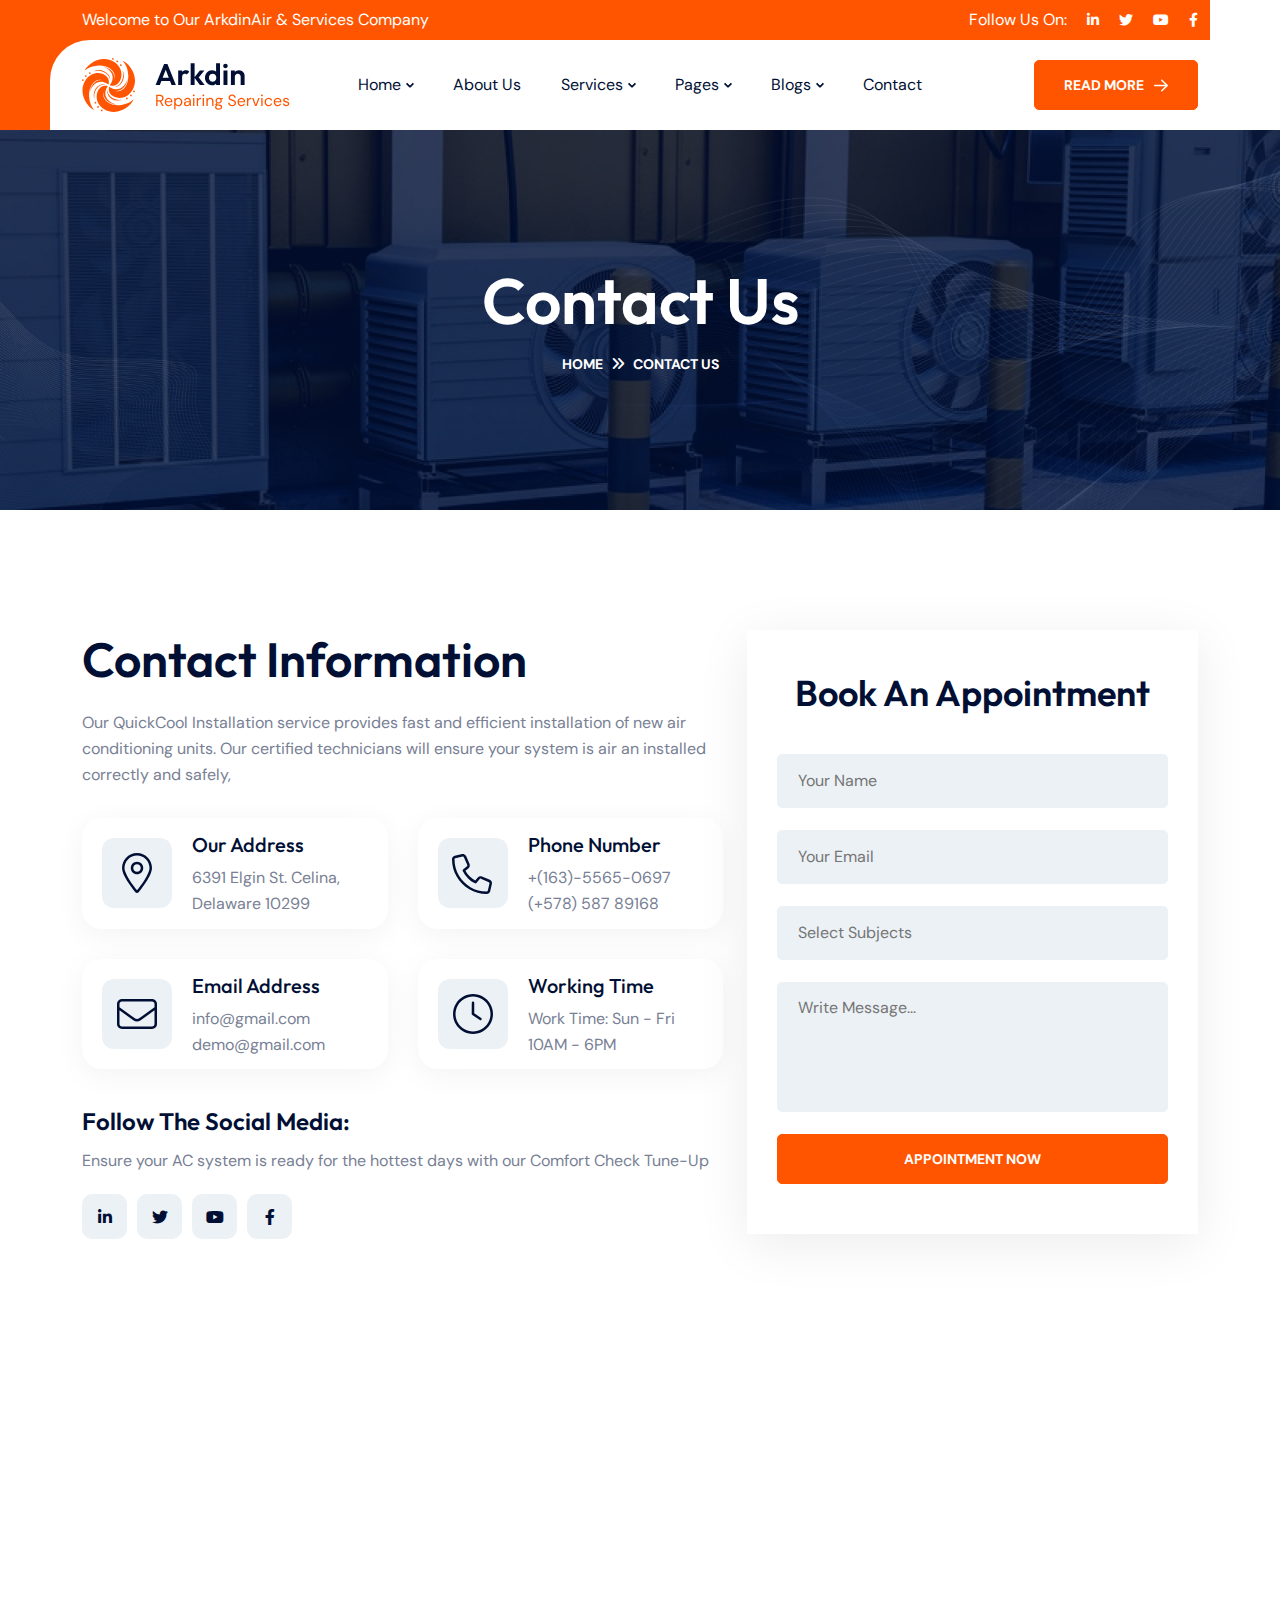
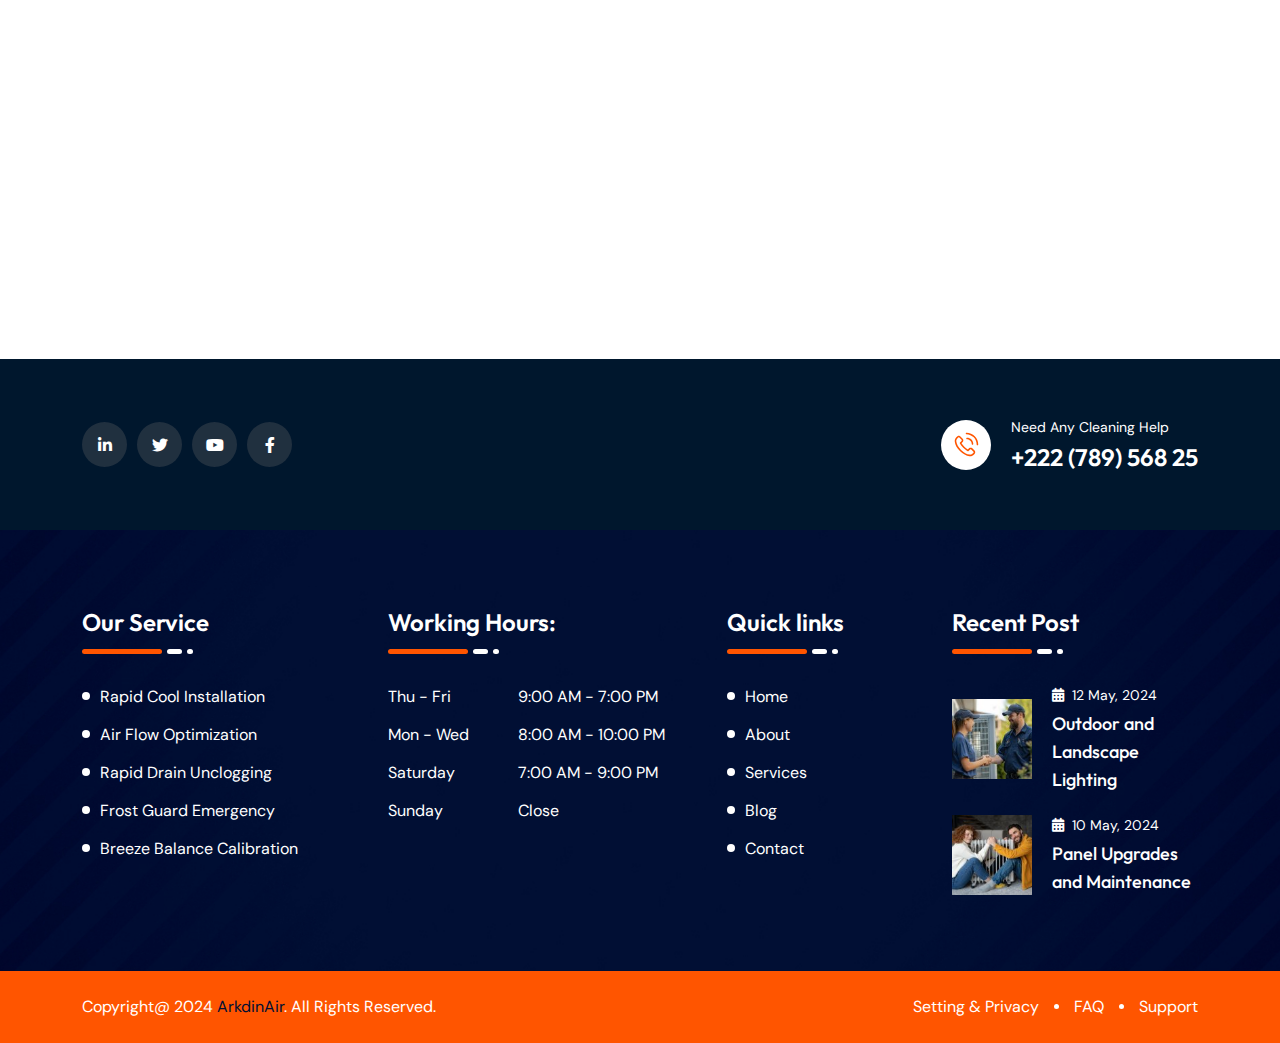
<file: contact.html>
<!DOCTYPE html>
<html class="no-js" lang="en">
  <head>
    <!-- Meta Tags -->
    <meta charset="utf-8">
    <meta http-equiv="x-ua-compatible" content="ie=edge">
    <meta name="viewport" content="width=device-width, initial-scale=1">
    <meta name="author" content="ThemeServices">
    <!-- Favicon Icon -->
    <link rel="icon" href="assets/img/favicon.png">
    <!-- Site Title -->
    <title>Arkdin – Air Conditioning Services HTML Template</title>
    <link rel="stylesheet" href="assets/css/bootstrap.min.css">
    <link rel="stylesheet" href="assets/css/fontawesome.min.css">
    <link rel="stylesheet" href="assets/css/animate.css">
    <link rel="stylesheet" href="assets/css/slick.min.css">
    <link rel="stylesheet" href="assets/css/style.css">
  </head>
  <body>
    <div class="cs_preloader cs_accent_color">
      <div class="cs_preloader_in">
        <img src="assets/img/preloader_icon.svg" alt="Bione">
      </div>
    </div>
    <!-- Start Header Section -->
    <header class="cs_site_header cs_style_1 cs_heading_color cs_sticky_header">
      <div class="cs_top_header">
        <div class="container">
          <div class="cs_top_header_in">
            <div class="cs_top_header_left">Welcome to Our ArkdinAir & Services Company</div>
            <div class="cs_top_header_left">
              <div class="cs_header_social_links_wrap">
                <p class="mb-0">Follow Us On: </p>
                <div class="cs_header_social_links">
                  <a href="#" class="cs_social_btn cs_center">
                    <i class="fa-brands fa-linkedin-in"></i>
                  </a>
                  <a href="#" class="cs_social_btn cs_center">
                    <i class="fa-brands fa-twitter"></i>
                  </a>
                  <a href="#" class="cs_social_btn cs_center">
                    <i class="fa-brands fa-youtube"></i>
                  </a>
                  <a href="#" class="cs_social_btn cs_center">
                    <i class="fa-brands fa-facebook-f"></i>
                  </a>
                </div>
              </div>
            </div>
          </div>
        </div>
      </div>
      <div class="cs_main_header cs_accent_bg">
        <div class="container">
          <div class="cs_main_header_in">
            <div class="cs_main_header_left">
              <a class="cs_site_branding" href="index.html">
                <img src="assets/img/logo.svg" alt="Logo">
              </a>
            </div>
            <div class="cs_main_header_center">
              <div class="cs_nav">
                <ul class="cs_nav_list">
                  <li class="menu-item-has-children">
                    <a href="index.html">Home</a>
                    <ul>
                      <li><a href="index.html">Home V1</a></li>
                      <li><a href="home-v2.html">Home V2</a></li>
                    </ul>
                  </li>
                  <li><a href="about-us.html">About Us</a></li>
                  <li class="menu-item-has-children">
                    <a href="service.html">Services</a>
                    <ul>
                      <li><a href="service.html">Services</a></li>
                      <li><a href="service-details.html">Service Details</a></li>
                    </ul>
                  </li>
                  <li class="menu-item-has-children">
                    <a href="#">Pages</a>
                    <ul>
                      <li><a href="team.html">Team</a></li>
                      <li><a href="team-details.html">Team Details</a></li>
                      <li><a href="projects.html">Projects</a></li>
                      <li><a href="project-details.html">Project Details</a></li>
                    </ul>
                  </li>
                  <li class="menu-item-has-children">
                    <a href="blog.html">Blogs</a>
                    <ul>
                      <li><a href="blog.html">Blogs</a></li>
                      <li><a href="blog-details.html">Blog Details</a></li>
                    </ul>
                  </li>
                  <li><a href="contact.html">Contact</a></li>
                </ul>
              </div>
            </div>
            <div class="cs_main_header_right">
              <a href="contact.html" class="cs_btn cs_style_1">
                <span>Read More</span>
                <svg width="14" height="13" viewBox="0 0 14 13" fill="none" xmlns="http://www.w3.org/2000/svg">
                  <path d="M8.28125 0.71875L13.7812 5.96875C13.9271 6.11458 14 6.29167 14 6.5C14 6.70833 13.9271 6.88542 13.7812 7.03125L8.28125 12.2812C7.90625 12.5729 7.55208 12.5729 7.21875 12.2812C6.92708 11.9062 6.92708 11.5521 7.21875 11.2188L11.375 7.25H0.75C0.291667 7.20833 0.0416667 6.95833 0 6.5C0.0416667 6.04167 0.291667 5.79167 0.75 5.75H11.375L7.21875 1.78125C6.92708 1.44792 6.92708 1.09375 7.21875 0.71875C7.55208 0.427083 7.90625 0.427083 8.28125 0.71875Z" fill="currentColor"></path>
                </svg>                
              </a>
            </div>
          </div>
        </div>
      </div>
    </header>
    <div class="cs_site_header_spacing_130"></div>
    <!-- End Header Section -->
    <!-- Start Page Heading -->
    <section class="cs_page_heading cs_bg_filed cs_center cs_primary_bg text-center" data-src="assets/img/page_heading_1.jpg">
      <div class="container">
        <h1 class="cs_white_color cs_semibold cs_white_color cs_mb_10 cs_fs_64">Contact Us</h1>
        <ol class="breadcrumb">
          <li class="breadcrumb-item"><a href="index.html">Home</a></li>
          <li class="breadcrumb-item active">Contact Us</li>
        </ol>
      </div>
    </section>
    <!-- End Page Heading -->
    <!-- Start Contact Section -->
    <section>
      <div class="cs_height_120 cs_height_lg_80"></div>
      <div class="container">
        <div class="row cs_gap_y_50">
          <div class="col-xxl-6 col-lg-7">
            <h2 class="cs_fs_48 cs_semibold cs_mb_22">Contact Information</h2>
            <p class="cs_mb_30">Our QuickCool Installation service provides fast and efficient installation of new air conditioning units. Our certified technicians will ensure your system is air an  installed correctly and safely,</p>
            <div class="row cs_gap_y_30 cs_row_gap_30">
              <div class="col-xl-6">
                <div class="cs_iconbox cs_style_3">
                  <div class="cs_iconbox_icon cs_center">
                    <img src="assets/img/icons/contact_icon_1.svg" alt="Icon">
                  </div>
                  <div class="cs_iconbox_right">
                    <h3 class="cs_fs_20 cs_medium cs_mb_5">Our Address</h3>
                    <p class="mb-0">6391 Elgin St. Celina, <br>Delaware 10299</p>
                  </div>
                </div>
              </div>
              <div class="col-xl-6">
                <div class="cs_iconbox cs_style_3">
                  <div class="cs_iconbox_icon cs_center">
                    <img src="assets/img/icons/contact_icon_2.svg" alt="Icon">
                  </div>
                  <div class="cs_iconbox_right">
                    <h3 class="cs_fs_20 cs_medium cs_mb_5">Phone Number</h3>
                    <p class="mb-0">+(163)-5565-0697 <br>(+578) 587 89168</p>
                  </div>
                </div>
              </div>
              <div class="col-xl-6">
                <div class="cs_iconbox cs_style_3">
                  <div class="cs_iconbox_icon cs_center">
                    <img src="assets/img/icons/contact_icon_3.svg" alt="Icon">
                  </div>
                  <div class="cs_iconbox_right">
                    <h3 class="cs_fs_20 cs_medium cs_mb_5">Email Address</h3>
                    <p class="mb-0">info@gmail.com <br>demo@gmail.com</p>
                  </div>
                </div>
              </div>
              <div class="col-xl-6">
                <div class="cs_iconbox cs_style_3">
                  <div class="cs_iconbox_icon cs_center">
                    <img src="assets/img/icons/contact_icon_4.svg" alt="Icon">
                  </div>
                  <div class="cs_iconbox_right">
                    <h3 class="cs_fs_20 cs_medium cs_mb_5">Working Time</h3>
                    <p class="mb-0">Work Time: Sun - Fri <br>10AM - 6PM</p>
                  </div>
                </div>
              </div>
            </div>
            <div class="cs_height_35 cs_height_lg_35"></div>
            <h3 class="cs_fs_24 cs_semibold cs_mb_10">Follow The Social Media:</h3>
            <p class="cs_mb_20">Ensure your AC system is ready for the hottest days with our Comfort Check Tune-Up</p>
            <div class="cs_social_btns cs_style_1 cs_type_1">
              <a href="#" class="cs_social_btn cs_center">
                <i class="fa-brands fa-linkedin-in"></i>
              </a>
              <a href="#" class="cs_social_btn cs_center">
                <i class="fa-brands fa-twitter"></i>
              </a>
              <a href="#" class="cs_social_btn cs_center">
                <i class="fa-brands fa-youtube"></i>
              </a>
              <a href="#" class="cs_social_btn cs_center">
                <i class="fa-brands fa-facebook-f"></i>
              </a>
            </div>
          </div>
          <div class="col-xxl-5 offset-xxl-1 col-lg-5">
            <form action="#" class="cs_contact_form">
              <h2 class="text-center cs_fs_36 cs_semibold">Book An Appointment</h2>
              <input type="text" class="cs_form_field cs_mb_22" placeholder="Your Name">
              <input type="email" class="cs_form_field cs_mb_22" placeholder="Your Email">
              <input type="text" class="cs_form_field cs_mb_22" placeholder="Select Subjects">
              <textarea cols="30" rows="4" class="cs_form_field cs_mb_22" placeholder="Write Message..."></textarea>
              <button class="cs_btn cs_style_1 w-100" type="submit"><span>Appointment Now</span></button>
            </form>
          </div>
        </div>
      </div>
      <div class="cs_height_120 cs_height_lg_80"></div>
    </section>
    <!-- End Contact Section -->
    <!-- Start Map Section -->
    <div class="cs_map">
      <iframe id="map" src="https://www.google.com/maps/embed?pb=!1m18!1m12!1m3!1d96652.27317354927!2d-74.33557928194516!3d40.79756494697628!2m3!1f0!2f0!3f0!3m2!1i1024!2i768!4f13.1!3m3!1m2!1s0x89c3a82f1352d0dd%3A0x81d4f72c4435aab5!2sTroy+Meadows+Wetlands!5e0!3m2!1sen!2sbd!4v1563075599994!5m2!1sen!2sbd" allowfullscreen></iframe>
    </div>
    <!-- End Map Section -->
    <!-- Start Footer -->
    <footer class="cs_footer cs_style_1">
      <div class="cs_footer_top">
        <div class="container">
          <div class="cs_footer_top_in">
            <div class="cs_social_btns cs_style_1">
              <a href="#" class="cs_social_btn cs_center">
                <i class="fa-brands fa-linkedin-in"></i>
              </a>
              <a href="#" class="cs_social_btn cs_center">
                <i class="fa-brands fa-twitter"></i>
              </a>
              <a href="#" class="cs_social_btn cs_center">
                <i class="fa-brands fa-youtube"></i>
              </a>
              <a href="#" class="cs_social_btn cs_center">
                <i class="fa-brands fa-facebook-f"></i>
              </a>
            </div>
            <div class="cs_footer_logo wow zoomIn" data-wow-duration="0.9s" data-wow-delay="0.25s"><img src="assets/img/footer_logo.svg" alt="Logo"></div>
            <div class="cs_footer_contact_card">
              <div class="cs_footer_contact_card_icon cs_white_bg cs_center">
                <img src="assets/img/icons/call.svg" alt="">
              </div>
              <div>
                <p class="cs_white_color cs_fs_14 mb-0">Need Any Cleaning Help</p>
                <h3 class="mb-0 cs_fs_24 cs_semibold cs_white_color"><a href="tel:+222(789)56825">+222 (789) 568 25</a></h3>
              </div>
            </div>
          </div>
        </div>
      </div>
      <div class="cs_main_footer cs_bg_filed cs_primary_bg cs_white_color" data-src="assets/img/footer_bg_1.jpg">
        <div class="container">
          <div class="cs_footer_row cs_type_1">
            <div class="cs_footer_col">
              <div class="cs_footer_widget">
                <h2 class="cs_footer_widget_title cs_fs_24 cs_semibold cs_white_color cs_mb_10">Our Service</h2>
                <div class="cs_footer_widget_seperator">
                  <span class="cs_accent_bg"></span>
                  <span class="cs_white_bg"></span>
                  <span class="cs_white_bg"></span>
                </div>
                <ul class="cs_footer_menu_2">
                  <li><a href="service-details.html">Rapid Cool Installation</a></li>
                  <li><a href="service-details.html">Air Flow Optimization</a></li>
                  <li><a href="service-details.html">Rapid Drain Unclogging</a></li>
                  <li><a href="service-details.html">Frost Guard Emergency</a></li>
                  <li><a href="service-details.html">Breeze Balance Calibration</a></li>
                </ul>
              </div>
            </div>
            <div class="cs_footer_col">
              <div class="cs_footer_widget">
                <h2 class="cs_footer_widget_title cs_fs_24 cs_semibold cs_white_color cs_mb_10">Working Hours:</h2>
                <div class="cs_footer_widget_seperator">
                  <span class="cs_accent_bg"></span>
                  <span class="cs_white_bg"></span>
                  <span class="cs_white_bg"></span>
                </div>
                <ul class="cs_working_hours">
                  <li>
                    <span>Thu - Fri</span>
                    <span>9:00 AM - 7:00 PM</span>
                  </li>
                  <li>
                    <span>Mon - Wed</span>
                    <span>8:00 AM - 10:00 PM</span>
                  </li>
                  <li>
                    <span>Saturday</span>
                    <span>7:00 AM - 9:00 PM</span>
                  </li>
                  <li>
                    <span>Sunday</span>
                    <span>Close</span>
                  </li>
                </ul>
              </div>
            </div>
            <div class="cs_footer_col">
              <div class="cs_footer_widget">
                <h2 class="cs_footer_widget_title cs_fs_24 cs_semibold cs_white_color cs_mb_10">Quick links</h2>
                <div class="cs_footer_widget_seperator">
                  <span class="cs_accent_bg"></span>
                  <span class="cs_white_bg"></span>
                  <span class="cs_white_bg"></span>
                </div>
                <ul class="cs_footer_menu_2">
                  <li><a href="index.html">Home</a></li>
                  <li><a href="about-us.html">About </a></li>
                  <li><a href="service.html">Services</a></li>
                  <li><a href="blog.html">Blog</a></li>
                  <li><a href="contact.html">Contact</a></li>
                </ul>
              </div>
            </div>
            <div class="cs_footer_col">
              <div class="cs_footer_widget">
                <h2 class="cs_footer_widget_title cs_fs_24 cs_semibold cs_white_color cs_mb_10">Recent Post</h2>
                <div class="cs_footer_widget_seperator">
                  <span class="cs_accent_bg"></span>
                  <span class="cs_white_bg"></span>
                  <span class="cs_white_bg"></span>
                </div>
                <ul class="cs_recent_post_widget">
                  <li>
                    <div class="cs_recent_post">
                      <a href="blog-details.html" class="cs_recent_post_thumb">
                        <img src="assets/img/recent_post_1.jpg" alt="">
                      </a>
                      <div class="cs_recent_post_right">
                        <p class="cs_recent_posted_by cs_fs_14">
                          <i class="fa-solid fa-calendar-alt"></i>                         
                          12 May, 2024
                        </p>
                        <h3 class="cs_white_color cs_fs_18 cs_medium mb-0">
                          <a href="blog-details.html">Outdoor and Landscape Lighting</a>
                        </h3>
                      </div>
                    </div>
                  </li>
                  <li>
                    <div class="cs_recent_post">
                      <a href="blog-details.html" class="cs_recent_post_thumb">
                        <img src="assets/img/recent_post_2.jpg" alt="">
                      </a>
                      <div class="cs_recent_post_right">
                        <p class="cs_recent_posted_by cs_fs_14">
                          <i class="fa-solid fa-calendar-alt"></i>                          
                          10 May, 2024
                        </p>
                        <h3 class="cs_white_color cs_fs_18 cs_medium mb-0">
                          <a href="blog-details.html">Panel Upgrades and Maintenance</a>
                        </h3>
                      </div>
                    </div>
                  </li>
                </ul>
              </div>
            </div>
          </div>
        </div>
      </div>
      <div class="cs_footer_bottom cs_accent_bg cs_white_color">
        <div class="container">
          <div class="cs_footer_bottom_in">
            <div class="cs_footer_copyright">Copyright@ 2024 <a href="#">ArkdinAir</a>. All Rights Reserved.</div>
            <ul class="cs_footer_menu cs_mp_0">
              <li><a href="#">Setting & Privacy </a></li>
              <li><a href="#">FAQ</a></li>
              <li><a href="#">Support</a></li>
            </ul>
          </div>
        </div>
      </div>
    </footer>
    <!-- End Footer -->
    <!-- Script -->
    <script src="assets/js/jquery-3.6.0.min.js"></script>
    <script src="assets/js/wow.min.js"></script>
    <script src="assets/js/jquery.slick.min.js"></script>
    <script src="assets/js/main.js"></script>
  </body>
</html>
</file>
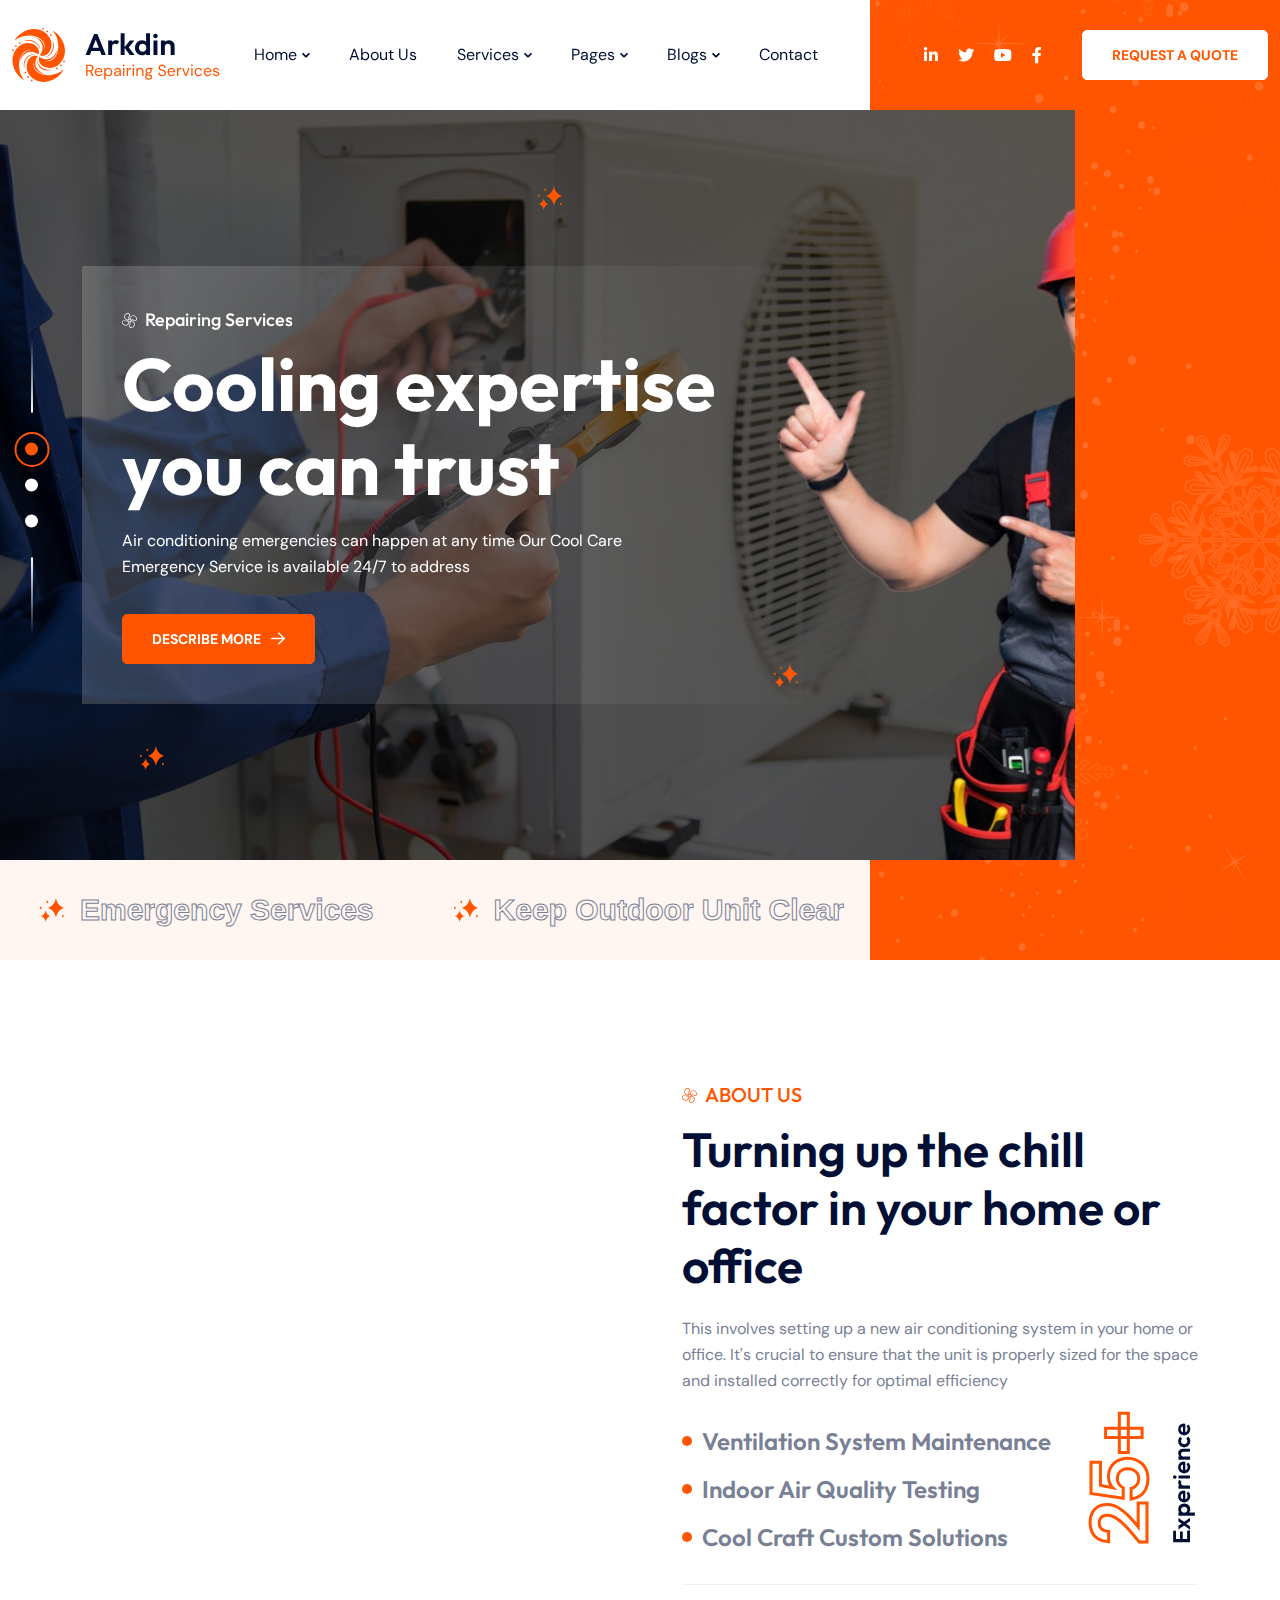
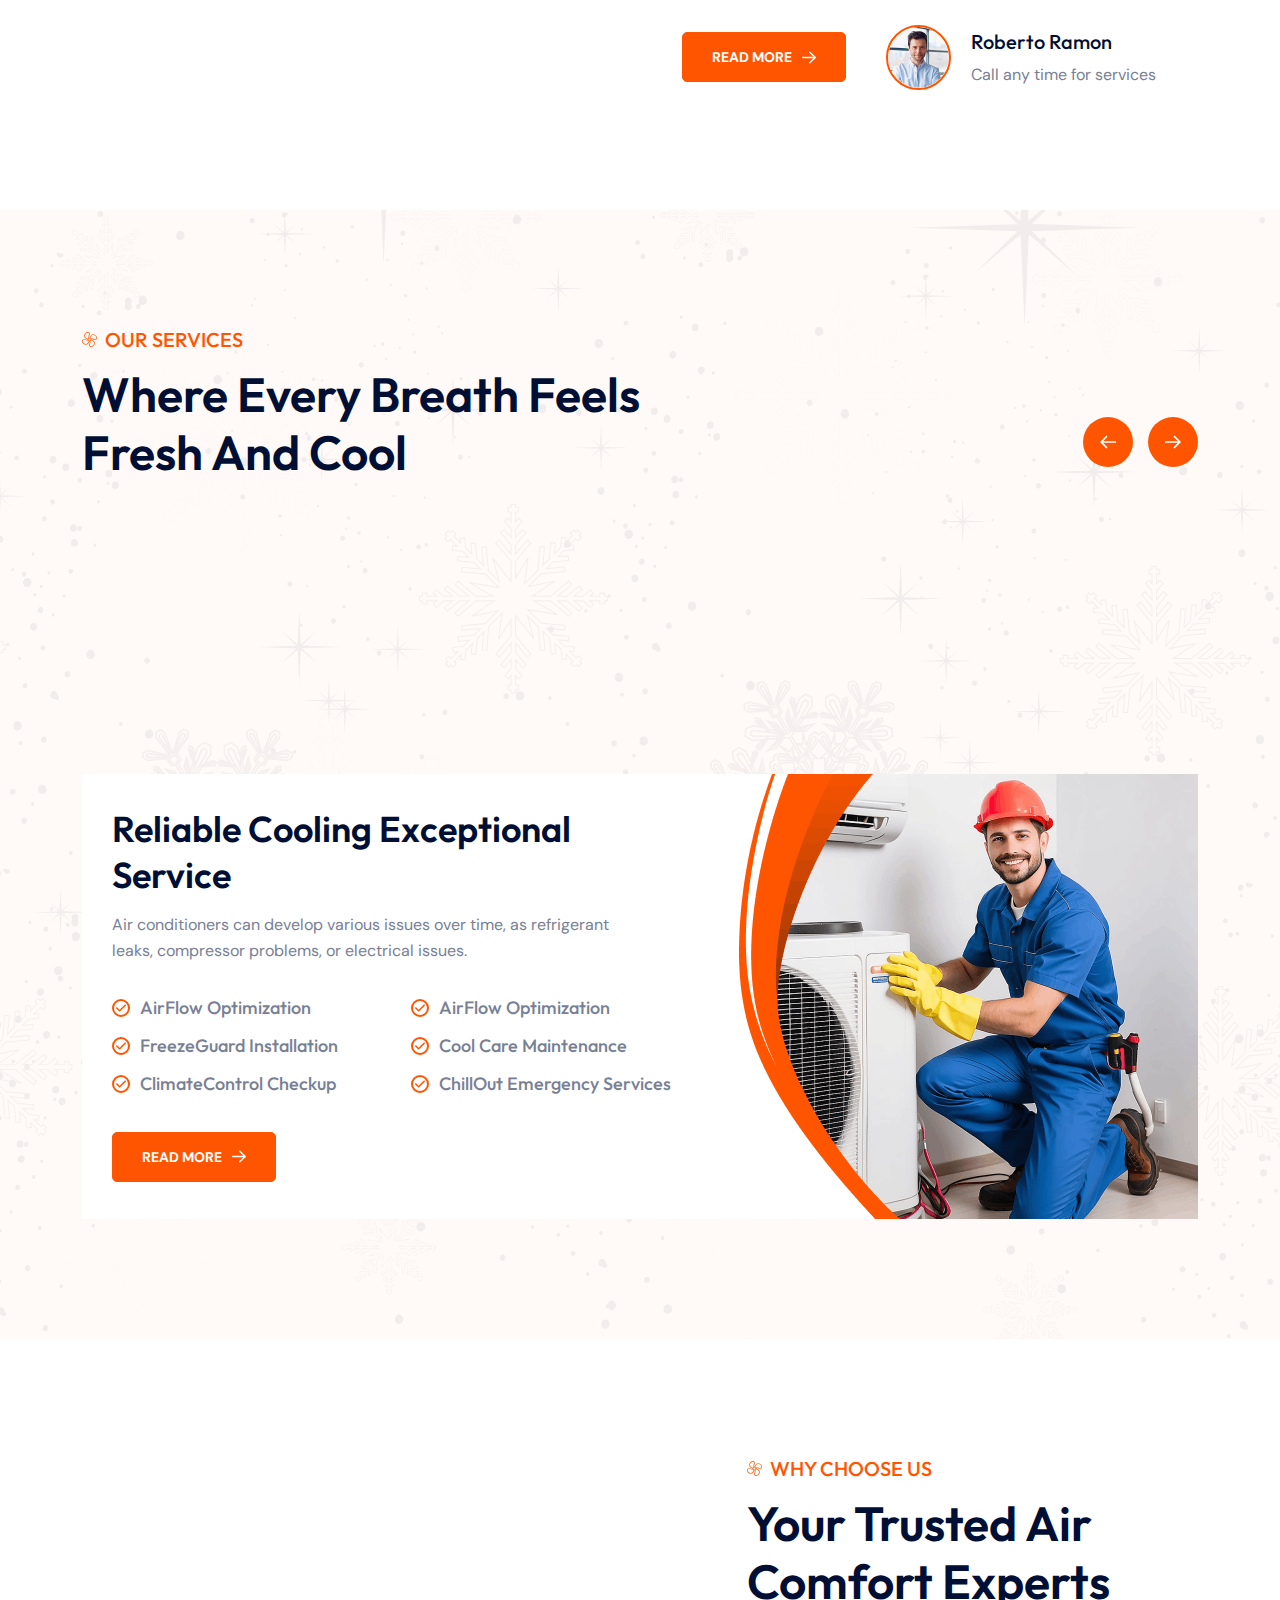
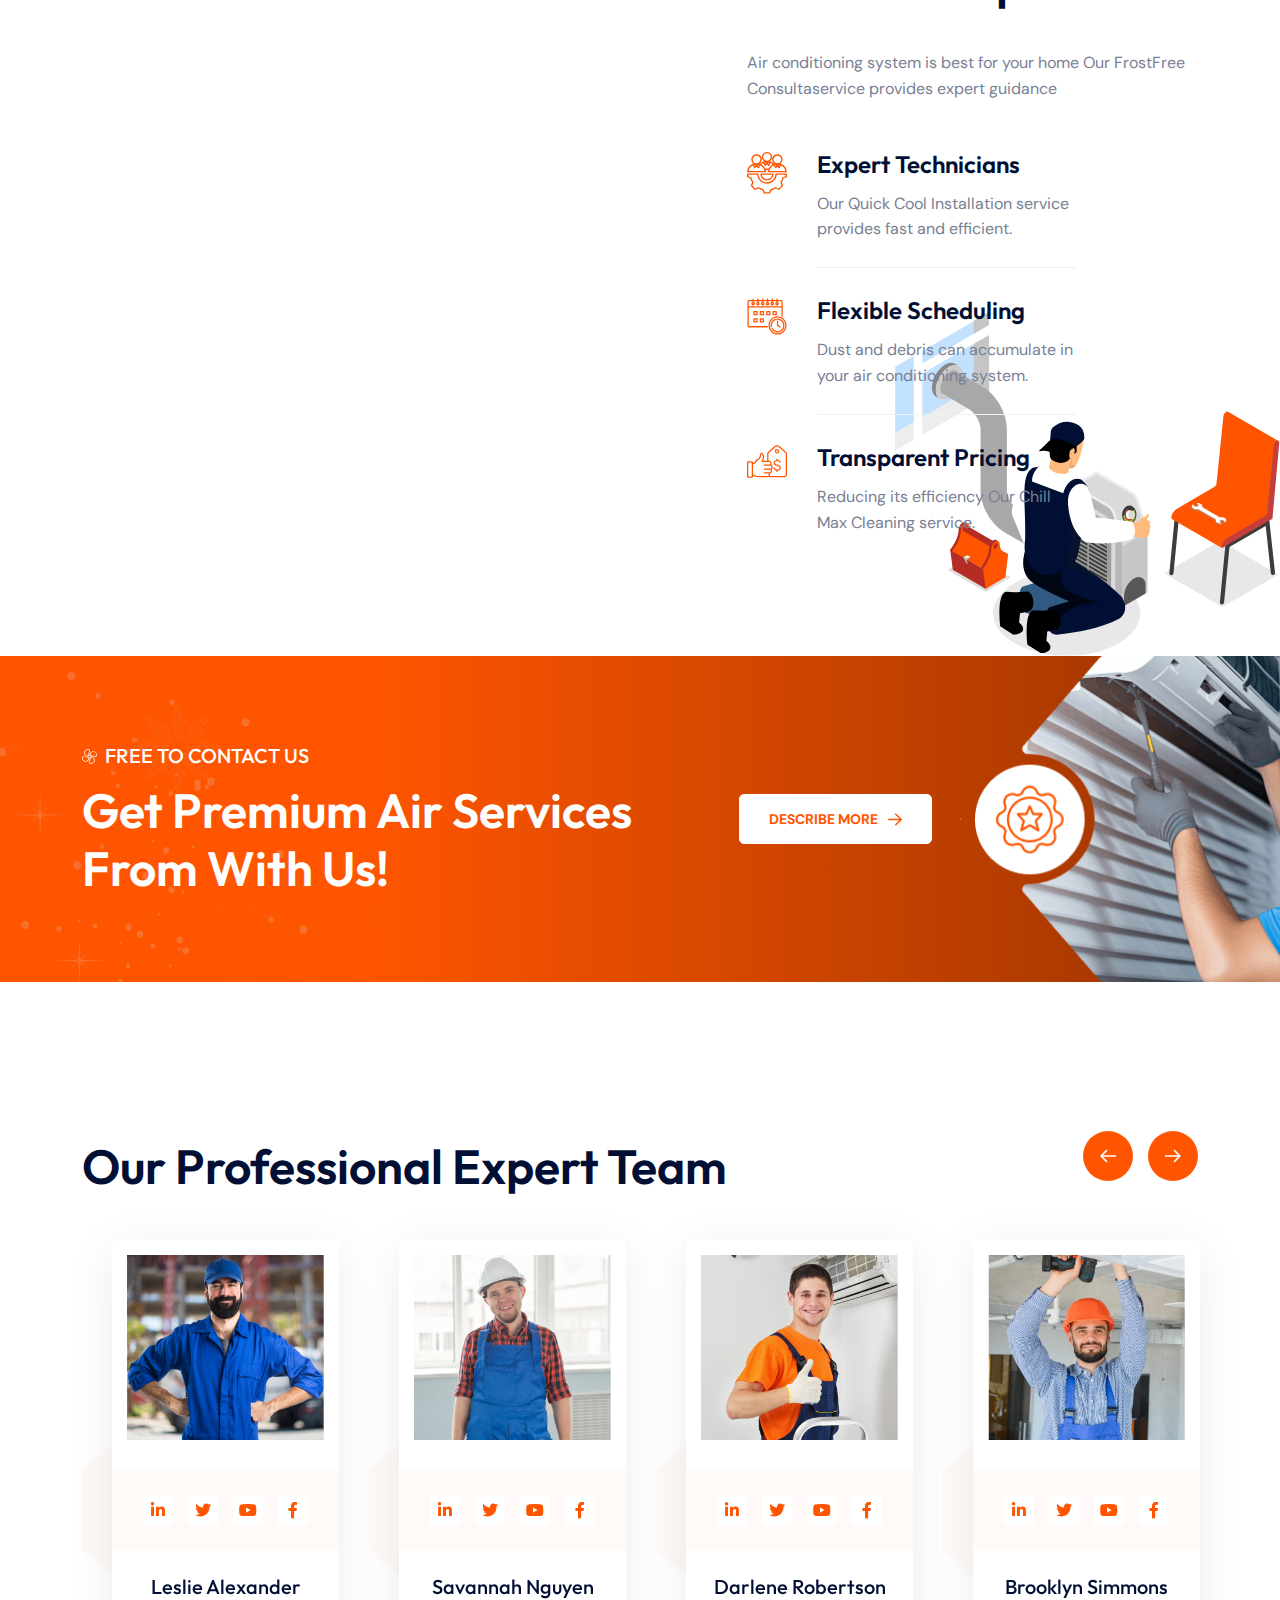
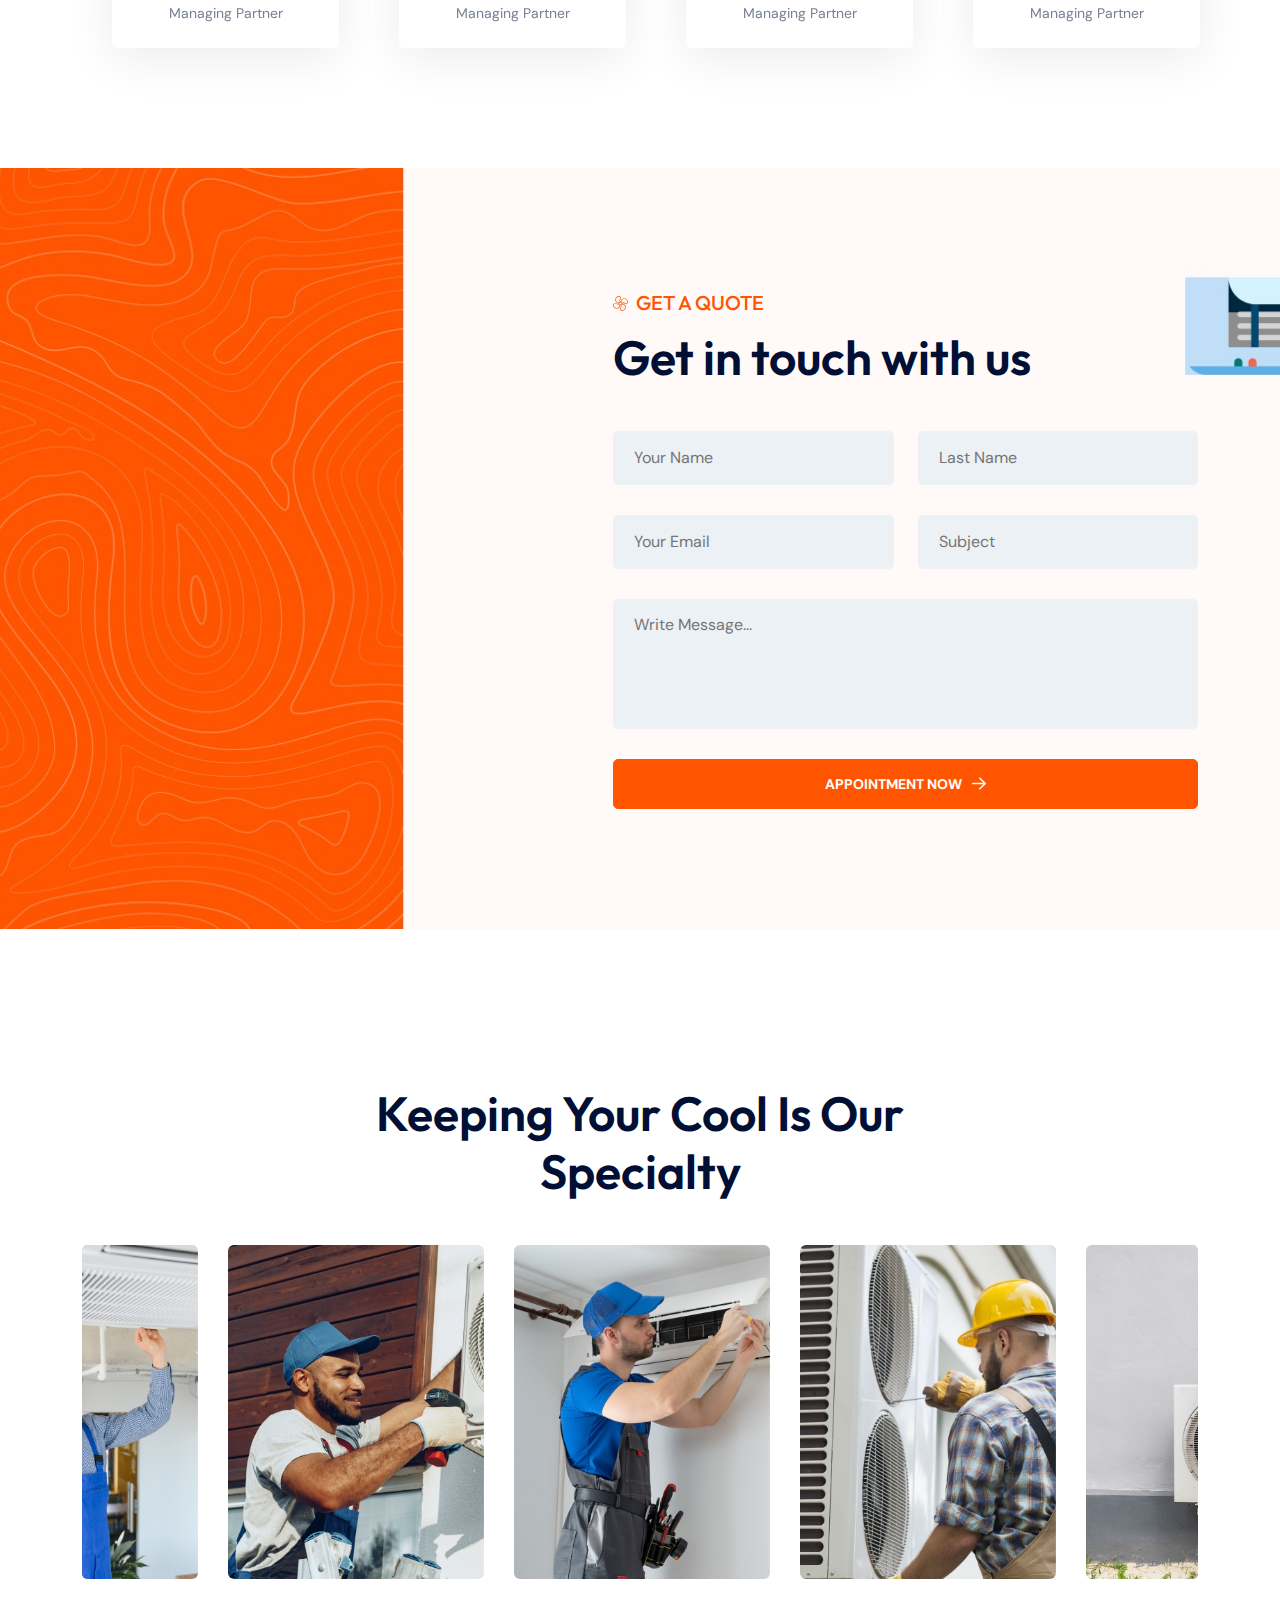
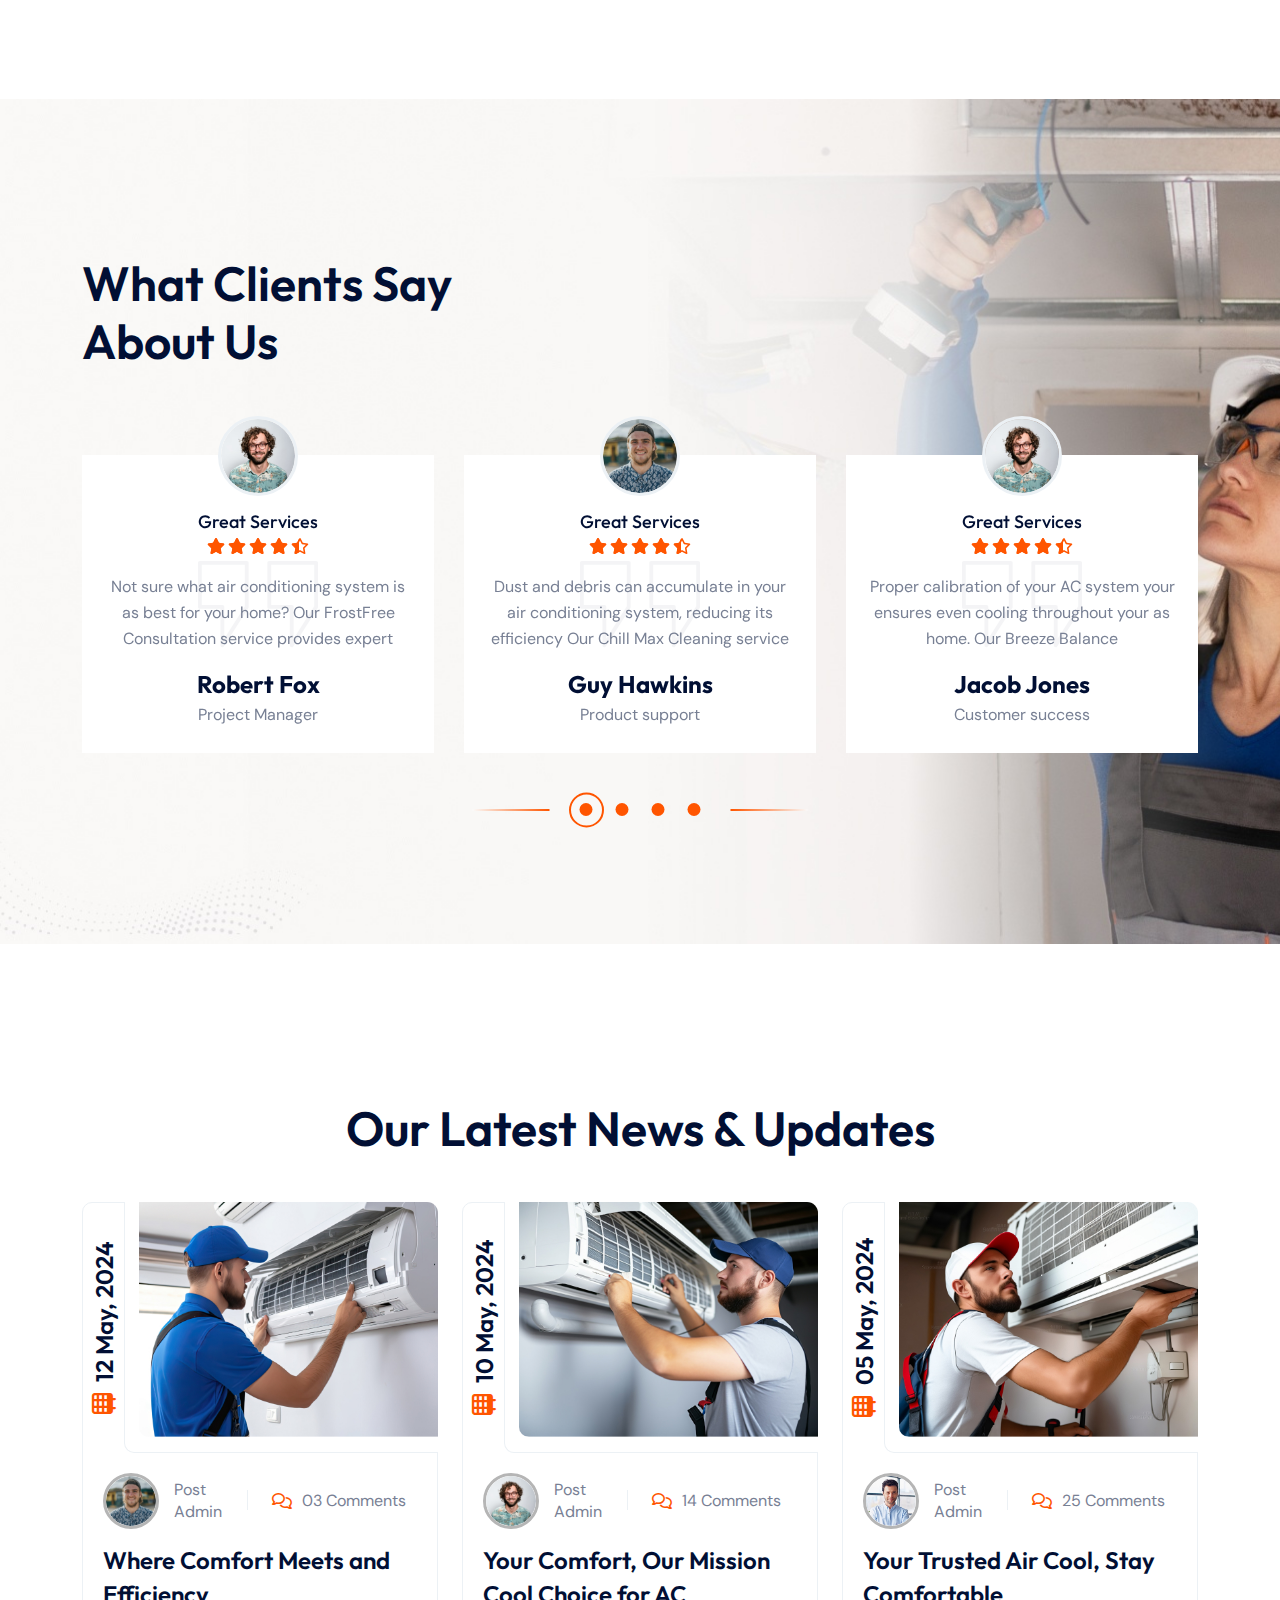
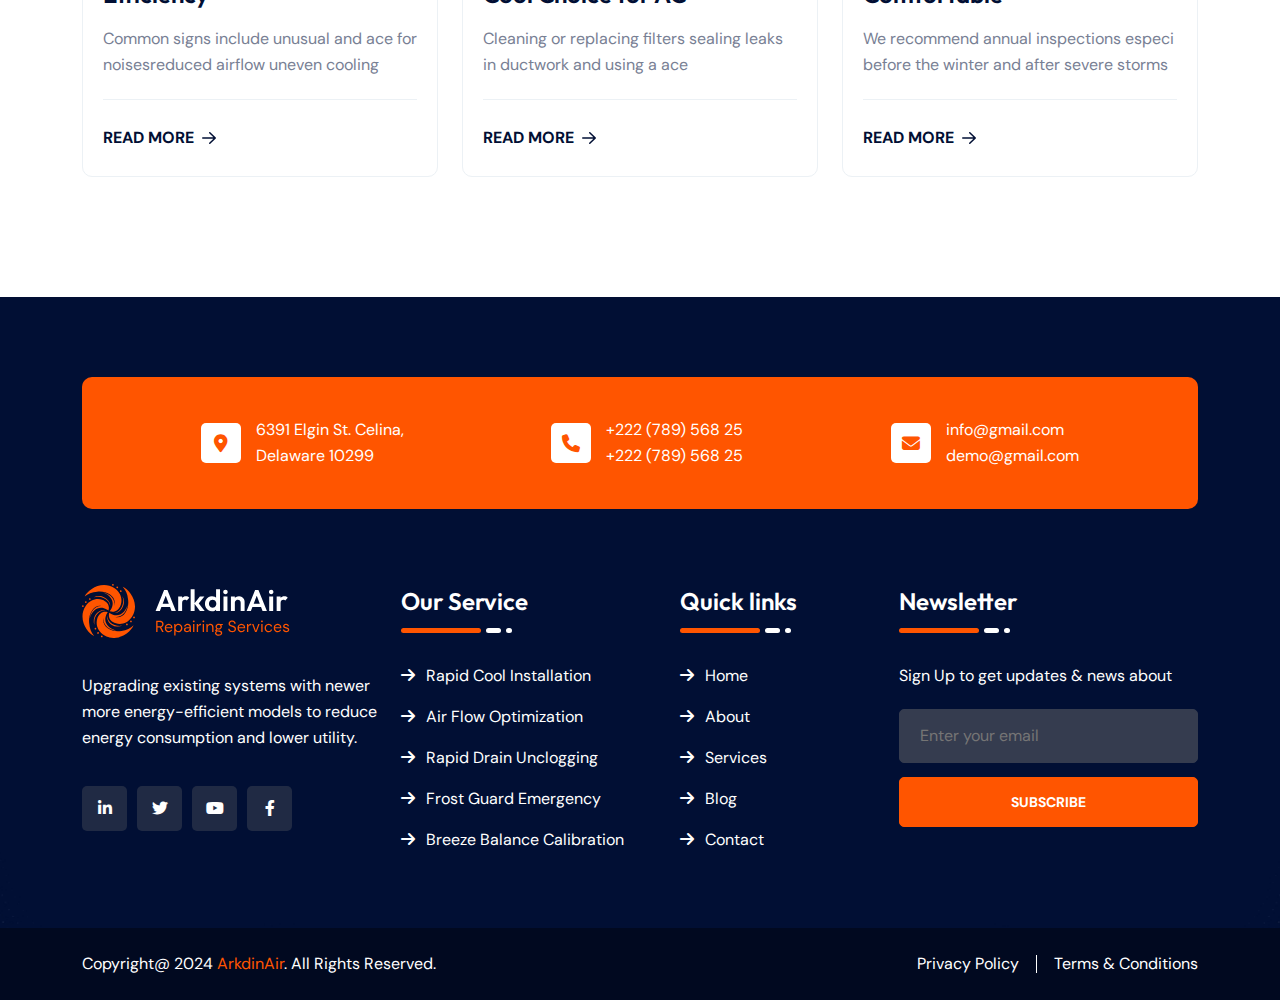
<file: home-v2.html>
<!DOCTYPE html>
<html class="no-js" lang="en">
  <head>
    <!-- Meta Tags -->
    <meta charset="utf-8">
    <meta http-equiv="x-ua-compatible" content="ie=edge">
    <meta name="viewport" content="width=device-width, initial-scale=1">
    <meta name="author" content="ThemeServices">
    <!-- Favicon Icon -->
    <link rel="icon" href="assets/img/favicon.png">
    <!-- Site Title -->
    <title>Arkdin – Air Conditioning Services HTML Template</title>
    <link rel="stylesheet" href="assets/css/bootstrap.min.css">
    <link rel="stylesheet" href="assets/css/fontawesome.min.css">
    <link rel="stylesheet" href="assets/css/animate.css">
    <link rel="stylesheet" href="assets/css/slick.min.css">
    <link rel="stylesheet" href="assets/css/style.css">
  </head>
  <body>
    <div class="cs_preloader cs_accent_color">
      <div class="cs_preloader_in">
        <img src="assets/img/preloader_icon.svg" alt="Bione">
      </div>
    </div>
    <!-- Start Header Section -->
    <header class="cs_site_header cs_style_1 cs_type_1 cs_heading_color cs_sticky_header">
      <div class="cs_main_header">
        <div class="container">
          <div class="cs_main_header_in">
            <div class="cs_main_header_left">
              <a class="cs_site_branding" href="index.html">
                <img src="assets/img/logo.svg" alt="Logo">
              </a>
              <div class="cs_nav">
                <ul class="cs_nav_list">
                  <li class="menu-item-has-children">
                    <a href="index.html">Home</a>
                    <ul>
                      <li><a href="index.html">Home V1</a></li>
                      <li><a href="home-v2.html">Home V2</a></li>
                    </ul>
                  </li>
                  <li><a href="about-us.html">About Us</a></li>
                  <li class="menu-item-has-children">
                    <a href="service.html">Services</a>
                    <ul>
                      <li><a href="service.html">Services</a></li>
                      <li><a href="service-details.html">Service Details</a></li>
                    </ul>
                  </li>
                  <li class="menu-item-has-children">
                    <a href="#">Pages</a>
                    <ul>
                      <li><a href="team.html">Team</a></li>
                      <li><a href="team-details.html">Team Details</a></li>
                      <li><a href="projects.html">Projects</a></li>
                      <li><a href="project-details.html">Project Details</a></li>
                    </ul>
                  </li>
                  <li class="menu-item-has-children">
                    <a href="blog.html">Blogs</a>
                    <ul>
                      <li><a href="blog.html">Blogs</a></li>
                      <li><a href="blog-details.html">Blog Details</a></li>
                    </ul>
                  </li>
                  <li><a href="contact.html">Contact</a></li>
                </ul>
              </div>
            </div>
            <div class="cs_main_header_right">
              <div class="cs_header_social_links">
                <a href="#" class="cs_social_btn cs_center">
                  <i class="fa-brands fa-linkedin-in"></i>
                </a>
                <a href="#" class="cs_social_btn cs_center">
                  <i class="fa-brands fa-twitter"></i>
                </a>
                <a href="#" class="cs_social_btn cs_center">
                  <i class="fa-brands fa-youtube"></i>
                </a>
                <a href="#" class="cs_social_btn cs_center">
                  <i class="fa-brands fa-facebook-f"></i>
                </a>
              </div>
              <a href="contact.html" class="cs_btn cs_style_1 cs_color_1">
                <span>Request a quote</span>              
              </a>
            </div>
          </div>
        </div>
      </div>
    </header>
    <!-- End Header Section -->
    <!-- Start Hero Section -->
    <section class="cs_hero cs_style_2 cs_bg_filed">
      <div class="cs_slider cs_style_1">
        <div class="cs_slider_container" data-autoplay="0" data-loop="1" data-speed="900" data-center="0" data-variable-width="0" data-slides-per-view="1">
          <div class="cs_slider_wrapper">
            <div class="cs_slide">
              <div class="cs_hero_in cs_center">
                <div class="container wow fadeInRight" data-wow-duration="0.9s" data-wow-delay="0.25s">
                  <div class="cs_hero_text">
                    <h3 class="cs_hero_mini_title cs_white_color cs_fs_18 cs_medium cs_mb_8">
                      <img src="assets/img/icons/fan.svg" alt="">
                      Repairing Services
                    </h3>
                    <h1 class="cs_hero_title cs_white_color cs_fs_74 cs_mb_18">Cooling expertise you can trust</h1>
                    <p class="cs_hero_subtitle cs_white_color cs_mb_34">Air conditioning emergencies can happen at any time Our Cool Care Emergency Service is available 24/7 to address</p>
                    <div class="cs_hero_btns">
                      <a href="about-us.html" class="cs_btn cs_style_1">
                        <span>describe more</span>
                        <svg width="14" height="13" viewBox="0 0 14 13" fill="none" xmlns="http://www.w3.org/2000/svg">
                          <path d="M8.28125 0.71875L13.7812 5.96875C13.9271 6.11458 14 6.29167 14 6.5C14 6.70833 13.9271 6.88542 13.7812 7.03125L8.28125 12.2812C7.90625 12.5729 7.55208 12.5729 7.21875 12.2812C6.92708 11.9062 6.92708 11.5521 7.21875 11.2188L11.375 7.25H0.75C0.291667 7.20833 0.0416667 6.95833 0 6.5C0.0416667 6.04167 0.291667 5.79167 0.75 5.75H11.375L7.21875 1.78125C6.92708 1.44792 6.92708 1.09375 7.21875 0.71875C7.55208 0.427083 7.90625 0.427083 8.28125 0.71875Z" fill="currentColor"/>
                        </svg>                
                      </a>
                    </div>
                  </div>
                </div>
                <div class="cs_hero_bg cs_bg_filed" data-src="assets/img/hero_bg_4.jpg">
                  <div class="cs_hero_bg_shape_1 position-absolute cs_accent_color">
                    <img src="assets/img/icons/hero_icon.svg" alt="">
                  </div>
                  <div class="cs_hero_bg_shape_2 position-absolute cs_accent_color">
                    <img src="assets/img/icons/hero_icon.svg" alt="">
                  </div>
                  <div class="cs_hero_bg_shape_3 position-absolute cs_accent_color">
                    <img src="assets/img/icons/hero_icon.svg" alt="">
                  </div>
                </div>
              </div>
            </div>
            <div class="cs_slide">
              <div class="cs_hero_in cs_center">
                <div class="container wow fadeInRight" data-wow-duration="0.9s" data-wow-delay="0.25s">
                  <div class="cs_hero_text">
                    <h3 class="cs_hero_mini_title cs_white_color cs_fs_18 cs_medium cs_mb_8">
                      <img src="assets/img/icons/fan.svg" alt=""> 
                      Repairing Services
                    </h3>
                    <h1 class="cs_hero_title cs_white_color cs_fs_74 cs_mb_18">Fast & Reliable AC Fixes Hub</h1>
                    <p class="cs_hero_subtitle cs_white_color cs_mb_34">Common signs of AC problems include unusual noises, reduced airflow, uneven cooling, strange odors, and unexpectedly higher energy bills.</p>
                    <div class="cs_hero_btns">
                      <a href="about-us.html" class="cs_btn cs_style_1">
                        <span>describe more</span>
                        <svg width="14" height="13" viewBox="0 0 14 13" fill="none" xmlns="http://www.w3.org/2000/svg">
                          <path d="M8.28125 0.71875L13.7812 5.96875C13.9271 6.11458 14 6.29167 14 6.5C14 6.70833 13.9271 6.88542 13.7812 7.03125L8.28125 12.2812C7.90625 12.5729 7.55208 12.5729 7.21875 12.2812C6.92708 11.9062 6.92708 11.5521 7.21875 11.2188L11.375 7.25H0.75C0.291667 7.20833 0.0416667 6.95833 0 6.5C0.0416667 6.04167 0.291667 5.79167 0.75 5.75H11.375L7.21875 1.78125C6.92708 1.44792 6.92708 1.09375 7.21875 0.71875C7.55208 0.427083 7.90625 0.427083 8.28125 0.71875Z" fill="currentColor"/>
                        </svg>                
                      </a>
                    </div>
                  </div>
                </div>
                <div class="cs_hero_bg cs_bg_filed" data-src="assets/img/hero_bg_5.jpg">
                  <div class="cs_hero_bg_shape_1 position-absolute cs_accent_color">
                    <img src="assets/img/icons/hero_icon.svg" alt="">
                  </div>
                  <div class="cs_hero_bg_shape_2 position-absolute cs_accent_color">
                    <img src="assets/img/icons/hero_icon.svg" alt="">
                  </div>
                  <div class="cs_hero_bg_shape_3 position-absolute cs_accent_color">
                    <img src="assets/img/icons/hero_icon.svg" alt="">
                  </div>
                </div>
              </div>
            </div>
            <div class="cs_slide">
              <div class="cs_hero_in cs_center">
                <div class="container wow fadeInRight" data-wow-duration="0.9s" data-wow-delay="0.25s">
                  <div class="cs_hero_text">
                    <h3 class="cs_hero_mini_title cs_white_color cs_fs_18 cs_medium cs_mb_8">
                      <img src="assets/img/icons/fan.svg" alt="">
                      Repairing Services
                    </h3>
                    <h1 class="cs_hero_title cs_white_color cs_fs_74 cs_mb_18">Expert Cooling Solutions</h1>
                    <p class="cs_hero_subtitle cs_white_color cs_mb_34">Watch for unusual noises, reduced airflow, uneven cooling, strange odors, and higher energy bills as common signs of AC issues.</p>
                    <div class="cs_hero_btns">
                      <a href="about-us.html" class="cs_btn cs_style_1">
                        <span>describe more</span>
                        <svg width="14" height="13" viewBox="0 0 14 13" fill="none" xmlns="http://www.w3.org/2000/svg">
                          <path d="M8.28125 0.71875L13.7812 5.96875C13.9271 6.11458 14 6.29167 14 6.5C14 6.70833 13.9271 6.88542 13.7812 7.03125L8.28125 12.2812C7.90625 12.5729 7.55208 12.5729 7.21875 12.2812C6.92708 11.9062 6.92708 11.5521 7.21875 11.2188L11.375 7.25H0.75C0.291667 7.20833 0.0416667 6.95833 0 6.5C0.0416667 6.04167 0.291667 5.79167 0.75 5.75H11.375L7.21875 1.78125C6.92708 1.44792 6.92708 1.09375 7.21875 0.71875C7.55208 0.427083 7.90625 0.427083 8.28125 0.71875Z" fill="currentColor"/>
                        </svg>                
                      </a>
                    </div>
                  </div>
                </div>
                <div class="cs_hero_bg cs_bg_filed" data-src="assets/img/hero_bg_6.jpg">
                  <div class="cs_hero_bg_shape_1 position-absolute cs_accent_color">
                    <img src="assets/img/icons/hero_icon.svg" alt="">
                  </div>
                  <div class="cs_hero_bg_shape_2 position-absolute cs_accent_color">
                    <img src="assets/img/icons/hero_icon.svg" alt="">
                  </div>
                  <div class="cs_hero_bg_shape_3 position-absolute cs_accent_color">
                    <img src="assets/img/icons/hero_icon.svg" alt="">
                  </div>
                </div>
              </div>
            </div>
          </div>
          <div class="cs_pagination cs_style_1"></div>
        </div>
      </div>
      <div class="cs_hero_shape cs_accent_bg cs_bg_filed" data-src="assets/img/hero_shape_1.svg"></div>
      <div class="cs_moving_section_wrap">
        <div class="cs_moving_section_in">
          <div class="cs_moving_section cs_moving_duration_40 cs_brand_2_wrap">
            <ul class="cs_hero_feature_list cs_mp_0 cs_fs_30 cs_semibold">
              <li>
                <img src="assets/img/icons/hero_icon.svg" alt=""> 
                Emergency Services 
              </li>
              <li>
                <img src="assets/img/icons/hero_icon.svg" alt=""> 
                Keep Outdoor Unit Clear
              </li>
              <li>
                <img src="assets/img/icons/hero_icon.svg" alt="">
                Filter Replacement
              </li>
            </ul>
          </div>
          <div class="cs_moving_section cs_moving_duration_40 cs_brand_2_wrap">
            <ul class="cs_hero_feature_list cs_mp_0 cs_fs_30 cs_semibold">
              <li>
                <img src="assets/img/icons/hero_icon.svg" alt=""> 
                Emergency Services 
              </li>
              <li>
                <img src="assets/img/icons/hero_icon.svg" alt=""> 
                Keep Outdoor Unit Clear
              </li>
              <li>
                <img src="assets/img/icons/hero_icon.svg" alt="">
                Filter Replacement
              </li>
            </ul>
          </div>
        </div>
      </div>
    </section>
    <!-- End Hero Section -->
    <!-- Start About Section -->
    <section>
      <div class="cs_height_120 cs_height_lg_80"></div>
      <div class="cs_about cs_style_1">
        <div class="container">
          <div class="row align-items-center cs_gap_y_40">
            <div class="col-xl-6 wow fadeInLeft" data-wow-duration="0.9s" data-wow-delay="0.25s">
              <div class="cs_about_thumb">
                <img src="assets/img/about_img_2.png" alt="About">
              </div>
            </div>
            <div class="col-xl-6">
              <div class="cs_about_content">
                <div class="cs_section_heading cs_style_1 cs_mb_22">
                  <h3 class="cs_section_subtitle cs_accent_color text-uppercase cs_medium cs_fs_20 cs_mb_10">
                    <img src="assets/img/icons/fan.svg" alt="" class="cs_section_subheading_icon">
                    About us
                  </h3>
                  <h2 class="cs_section_title cs_fs_48 cs_semibold mb-0">Turning up the chill factor in your home or office</h2>
                </div>
                <p class="cs_mb_30">This involves setting up a new air conditioning system in your home or office. It's crucial to ensure that the unit is properly sized for the space and installed correctly for optimal efficiency</p>
                <div class="cs_list_2_wrap">
                  <ul class="cs_list cs_style_2 cs_mp_0 cs_fs_24 cs_semibold cs_heading_font">
                    <li>Ventilation System Maintenance</li>
                    <li>Indoor Air Quality Testing</li>
                    <li>Cool Craft Custom Solutions</li>
                  </ul>
                  <div class="cs_list_experience">
                    <h3 class="cs_mb_8 cs_fs_24 cs_semibold">Experience</h3>
                    <h2 class="mb-0 cs_fs_80 cs_body_font">25+</h2>
                  </div>
                </div>
                <div class="cs_height_40 cs_height_lg_30"></div>
                <div class="cs_about_btns">
                  <a href="about-us.html" class="cs_btn cs_style_1">
                    <span>Read More</span>
                    <svg width="14" height="13" viewBox="0 0 14 13" fill="none" xmlns="http://www.w3.org/2000/svg">
                      <path d="M8.28125 0.71875L13.7812 5.96875C13.9271 6.11458 14 6.29167 14 6.5C14 6.70833 13.9271 6.88542 13.7812 7.03125L8.28125 12.2812C7.90625 12.5729 7.55208 12.5729 7.21875 12.2812C6.92708 11.9062 6.92708 11.5521 7.21875 11.2188L11.375 7.25H0.75C0.291667 7.20833 0.0416667 6.95833 0 6.5C0.0416667 6.04167 0.291667 5.79167 0.75 5.75H11.375L7.21875 1.78125C6.92708 1.44792 6.92708 1.09375 7.21875 0.71875C7.55208 0.427083 7.90625 0.427083 8.28125 0.71875Z" fill="currentColor"></path>
                    </svg>                
                  </a>
                  <div class="cs_about_avatar">
                    <div class="cs_about_avatar_thumb">
                      <img src="assets/img/avatar_1.png" alt="">
                    </div>
                    <div class="cs_about_phone_number_right">
                      <h3 class="cs_fs_20 cs_medium cs_mb_5">Roberto Ramon</h3>
                      <p class="mb-0">Call any time for services</p>
                    </div>
                  </div>
                </div>
              </div>
            </div>
          </div>
        </div>
      </div>
      <div class="cs_height_120 cs_height_lg_80"></div>
    </section>
    <!-- End About Section -->
    <!-- Start Service Section -->
    <section class="cs_bg_filed" data-src="assets/img/service_bg_2.svg">
      <div class="cs_height_115 cs_height_lg_70"></div>
      <div class="container">
        <div class="cs_slider_heading_1">
          <div class="cs_section_heading cs_style_1">
            <h3 class="cs_section_subtitle cs_accent_color text-uppercase cs_medium cs_fs_20 cs_mb_10">
              <img src="assets/img/icons/fan.svg" alt="" class="cs_section_subheading_icon">
              Our Services
            </h3>
            <h2 class="cs_section_title cs_fs_48 cs_semibold mb-0">Where Every Breath Feels <br>Fresh And Cool</h2>
          </div>
          <div class="cs_service_product_nav_arrows">
            <div class="cs_service_product_nav_left_arrow cs_center">
              <svg width="16" height="16" viewBox="0 0 16 16" fill="none" xmlns="http://www.w3.org/2000/svg">
                <g clip-path="url(#clip0_5_106q)">
                <path d="M6.4 1.59961L7.52 2.71961L3.04 7.19961H16V8.79961H3.04L7.52 13.2796L6.4 14.3996L0 7.99961L6.4 1.59961Z" fill="white"/>
                </g>
                <defs>
                <clipPath id="clip0_5_106q">
                <rect width="16" height="16" fill="white" transform="matrix(-1 0 0 1 16 0)"/>
                </clipPath>
                </defs>
              </svg>            
            </div>
            <div class="cs_service_product_nav_right_arrow cs_center">
              <svg width="16" height="16" viewBox="0 0 16 16" fill="none" xmlns="http://www.w3.org/2000/svg">
                <g clip-path="url(#clip0_5_66s)">
                <path d="M9.6 1.59961L8.48 2.71961L12.96 7.19961H0V8.79961H12.96L8.48 13.2796L9.6 14.3996L16 7.99961L9.6 1.59961Z" fill="white"/>
                </g>
                <defs>
                <clipPath id="clip0_5_66s">
                <rect width="16" height="16" fill="white"/>
                </clipPath>
                </defs>
              </svg>            
            </div>
          </div>
        </div>
        <div class="cs_height_45 cs_height_lg_45"></div>
        <div class="cs_service_product_nav slick-slider cs_slider_gap_30 wow fadeInUp" data-wow-duration="0.9s" data-wow-delay="0.25s">
          <div class="cs_slide_item_sm">
            <div class="cs_service_card cs_style_2 text-center cs_center">
              <div class="cs_service_card_in">
                <div class="cs_service_card_icon cs_mb_20">
                  <img src="assets/img/icons/service_icon_7.svg" alt="">
                </div>
                <h3 class="cs_service_card_title cs_fs_24 cs_semibold mb-0">Air Filtration Solutions</h3>
              </div>
              <div class="cs_service_card_bg">
                <img src="assets/img/shapes/service_shape_1.svg" alt="" class="cs_service_card_shape_1">
                <img src="assets/img/shapes/service_shape_1.svg" alt="" class="cs_service_card_shape_2">
                <svg width="282" height="229" viewBox="0 0 282 229" fill="none" xmlns="http://www.w3.org/2000/svg">
                  <path d="M0 9C0 6.23858 2.23858 4 5 4H277C279.761 4 282 6.23858 282 9V189.6C282 196.796 276.889 202.979 269.821 204.332L163.569 224.678C148.658 227.534 133.342 227.534 118.431 224.678L12.1789 204.332C5.11085 202.979 0 196.796 0 189.6V9Z" fill="#FF5500"/>
                  <path d="M0 5C0 2.23857 2.23858 0 5 0H277C279.761 0 282 2.23858 282 5V187.426C282 194.7 276.781 200.925 269.619 202.195L161.95 221.285C148.091 223.743 133.909 223.743 120.05 221.285L12.3813 202.195C5.21895 200.925 0 194.7 0 187.426V5Z" fill="white"/>
                </svg>                               
              </div>
            </div>
          </div>
          <div class="cs_slide_item_sm">
            <div class="cs_service_card cs_style_2 text-center cs_center">
              <div class="cs_service_card_in">
                <div class="cs_service_card_icon cs_mb_20">
                  <img src="assets/img/icons/service_icon_8.svg" alt="">
                </div>
                <h3 class="cs_service_card_title cs_fs_24 cs_semibold mb-0">Indoor Air Quality Testing</h3>
              </div>
              <div class="cs_service_card_bg">
                <img src="assets/img/shapes/service_shape_1.svg" alt="" class="cs_service_card_shape_1">
                <img src="assets/img/shapes/service_shape_1.svg" alt="" class="cs_service_card_shape_2">
                <svg width="282" height="229" viewBox="0 0 282 229" fill="none" xmlns="http://www.w3.org/2000/svg">
                  <path d="M0 9C0 6.23858 2.23858 4 5 4H277C279.761 4 282 6.23858 282 9V189.6C282 196.796 276.889 202.979 269.821 204.332L163.569 224.678C148.658 227.534 133.342 227.534 118.431 224.678L12.1789 204.332C5.11085 202.979 0 196.796 0 189.6V9Z" fill="#FF5500"/>
                  <path d="M0 5C0 2.23857 2.23858 0 5 0H277C279.761 0 282 2.23858 282 5V187.426C282 194.7 276.781 200.925 269.619 202.195L161.95 221.285C148.091 223.743 133.909 223.743 120.05 221.285L12.3813 202.195C5.21895 200.925 0 194.7 0 187.426V5Z" fill="white"/>
                </svg>                               
              </div>
            </div>
          </div>
          <div class="cs_slide_item_sm">
            <div class="cs_service_card cs_style_2 text-center cs_center">
              <div class="cs_service_card_in">
                <div class="cs_service_card_icon cs_mb_20">
                  <img src="assets/img/icons/service_icon_9.svg" alt="">
                </div>
                <h3 class="cs_service_card_title cs_fs_24 cs_semibold mb-0">Air Filtration Solutions</h3>
              </div>
              <div class="cs_service_card_bg">
                <img src="assets/img/shapes/service_shape_1.svg" alt="" class="cs_service_card_shape_1">
                <img src="assets/img/shapes/service_shape_1.svg" alt="" class="cs_service_card_shape_2">
                <svg width="282" height="229" viewBox="0 0 282 229" fill="none" xmlns="http://www.w3.org/2000/svg">
                  <path d="M0 9C0 6.23858 2.23858 4 5 4H277C279.761 4 282 6.23858 282 9V189.6C282 196.796 276.889 202.979 269.821 204.332L163.569 224.678C148.658 227.534 133.342 227.534 118.431 224.678L12.1789 204.332C5.11085 202.979 0 196.796 0 189.6V9Z" fill="#FF5500"/>
                  <path d="M0 5C0 2.23857 2.23858 0 5 0H277C279.761 0 282 2.23858 282 5V187.426C282 194.7 276.781 200.925 269.619 202.195L161.95 221.285C148.091 223.743 133.909 223.743 120.05 221.285L12.3813 202.195C5.21895 200.925 0 194.7 0 187.426V5Z" fill="white"/>
                </svg>                               
              </div>
            </div>
          </div>
          <div class="cs_slide_item_sm">
            <div class="cs_service_card cs_style_2 text-center cs_center">
              <div class="cs_service_card_in">
                <div class="cs_service_card_icon cs_mb_20">
                  <img src="assets/img/icons/service_icon_10.svg" alt="">
                </div>
                <h3 class="cs_service_card_title cs_fs_24 cs_semibold mb-0">Chill Guard Protection</h3>
              </div>
              <div class="cs_service_card_bg">
                <img src="assets/img/shapes/service_shape_1.svg" alt="" class="cs_service_card_shape_1">
                <img src="assets/img/shapes/service_shape_1.svg" alt="" class="cs_service_card_shape_2">
                <svg width="282" height="229" viewBox="0 0 282 229" fill="none" xmlns="http://www.w3.org/2000/svg">
                  <path d="M0 9C0 6.23858 2.23858 4 5 4H277C279.761 4 282 6.23858 282 9V189.6C282 196.796 276.889 202.979 269.821 204.332L163.569 224.678C148.658 227.534 133.342 227.534 118.431 224.678L12.1789 204.332C5.11085 202.979 0 196.796 0 189.6V9Z" fill="#FF5500"/>
                  <path d="M0 5C0 2.23857 2.23858 0 5 0H277C279.761 0 282 2.23858 282 5V187.426C282 194.7 276.781 200.925 269.619 202.195L161.95 221.285C148.091 223.743 133.909 223.743 120.05 221.285L12.3813 202.195C5.21895 200.925 0 194.7 0 187.426V5Z" fill="white"/>
                </svg>                               
              </div>
            </div>
          </div>
          <div class="cs_slide_item_sm">
            <div class="cs_service_card cs_style_2 text-center cs_center">
              <div class="cs_service_card_in">
                <div class="cs_service_card_icon cs_mb_20">
                  <img src="assets/img/icons/service_icon_8.svg" alt="">
                </div>
                <h3 class="cs_service_card_title cs_fs_24 cs_semibold mb-0">Indoor Air Quality Testing</h3>
              </div>
              <div class="cs_service_card_bg">
                <img src="assets/img/shapes/service_shape_1.svg" alt="" class="cs_service_card_shape_1">
                <img src="assets/img/shapes/service_shape_1.svg" alt="" class="cs_service_card_shape_2">
                <svg width="282" height="229" viewBox="0 0 282 229" fill="none" xmlns="http://www.w3.org/2000/svg">
                  <path d="M0 9C0 6.23858 2.23858 4 5 4H277C279.761 4 282 6.23858 282 9V189.6C282 196.796 276.889 202.979 269.821 204.332L163.569 224.678C148.658 227.534 133.342 227.534 118.431 224.678L12.1789 204.332C5.11085 202.979 0 196.796 0 189.6V9Z" fill="#FF5500"/>
                  <path d="M0 5C0 2.23857 2.23858 0 5 0H277C279.761 0 282 2.23858 282 5V187.426C282 194.7 276.781 200.925 269.619 202.195L161.95 221.285C148.091 223.743 133.909 223.743 120.05 221.285L12.3813 202.195C5.21895 200.925 0 194.7 0 187.426V5Z" fill="white"/>
                </svg>                               
              </div>
            </div>
          </div>
        </div>
        <div class="cs_height_40 cs_height_lg_40"></div>
        <div class="cs_service_product_thumb slick-slider">
          <div class="cs_slide_item_lg">
            <div class="cs_service_card_2_details cs_white_bg">
              <div class="cs_service_card_2_details_left">
                <h2 class="cs_fs_36 cs_semibold cs_mb_14">Reliable Cooling Exceptional Service</h2>
                <p class="cs_mb_30">Air conditioners can develop various issues over time,  as refrigerant <br>leaks, compressor problems, or electrical issues.</p>
                <ul class="cs_list cs_style_1 cs_mp_0 cs_fs_18 cs_medium cs_heading_font">
                  <li>
                    <svg width="18" height="18" viewBox="0 0 18 18" fill="none" xmlns="http://www.w3.org/2000/svg">
                      <circle cx="9" cy="9" r="8" stroke="currentColor" stroke-width="2"/>
                      <g>
                      <path d="M13.7676 5.63463C13.4582 5.32482 12.9558 5.32501 12.646 5.63463L7.59787 10.683L5.35419 8.4393C5.04438 8.12949 4.54217 8.12949 4.23236 8.4393C3.92255 8.74912 3.92255 9.25132 4.23236 9.56113L7.03684 12.3656C7.19165 12.5204 7.39464 12.598 7.59765 12.598C7.80067 12.598 8.00386 12.5206 8.15867 12.3656L13.7676 6.75644C14.0775 6.44684 14.0775 5.94443 13.7676 5.63463Z" fill="currentColor"/>
                      </g>
                      <defs>
                      <clipPath>
                      <rect width="10" height="10" fill="white" transform="translate(4 4)"/>
                      </clipPath>
                      </defs>
                    </svg>
                    AirFlow Optimization
                  </li>
                  <li>
                    <svg width="18" height="18" viewBox="0 0 18 18" fill="none" xmlns="http://www.w3.org/2000/svg">
                      <circle cx="9" cy="9" r="8" stroke="currentColor" stroke-width="2"/>
                      <g>
                      <path d="M13.7676 5.63463C13.4582 5.32482 12.9558 5.32501 12.646 5.63463L7.59787 10.683L5.35419 8.4393C5.04438 8.12949 4.54217 8.12949 4.23236 8.4393C3.92255 8.74912 3.92255 9.25132 4.23236 9.56113L7.03684 12.3656C7.19165 12.5204 7.39464 12.598 7.59765 12.598C7.80067 12.598 8.00386 12.5206 8.15867 12.3656L13.7676 6.75644C14.0775 6.44684 14.0775 5.94443 13.7676 5.63463Z" fill="currentColor"/>
                      </g>
                      <defs>
                      <clipPath>
                      <rect width="10" height="10" fill="white" transform="translate(4 4)"/>
                      </clipPath>
                      </defs>
                    </svg>
                    AirFlow Optimization
                  </li>
                  <li>
                    <svg width="18" height="18" viewBox="0 0 18 18" fill="none" xmlns="http://www.w3.org/2000/svg">
                      <circle cx="9" cy="9" r="8" stroke="currentColor" stroke-width="2"/>
                      <g>
                      <path d="M13.7676 5.63463C13.4582 5.32482 12.9558 5.32501 12.646 5.63463L7.59787 10.683L5.35419 8.4393C5.04438 8.12949 4.54217 8.12949 4.23236 8.4393C3.92255 8.74912 3.92255 9.25132 4.23236 9.56113L7.03684 12.3656C7.19165 12.5204 7.39464 12.598 7.59765 12.598C7.80067 12.598 8.00386 12.5206 8.15867 12.3656L13.7676 6.75644C14.0775 6.44684 14.0775 5.94443 13.7676 5.63463Z" fill="currentColor"/>
                      </g>
                      <defs>
                      <clipPath>
                      <rect width="10" height="10" fill="white" transform="translate(4 4)"/>
                      </clipPath>
                      </defs>
                    </svg>
                    FreezeGuard Installation
                  </li>
                  <li>
                    <svg width="18" height="18" viewBox="0 0 18 18" fill="none" xmlns="http://www.w3.org/2000/svg">
                      <circle cx="9" cy="9" r="8" stroke="currentColor" stroke-width="2"/>
                      <g>
                      <path d="M13.7676 5.63463C13.4582 5.32482 12.9558 5.32501 12.646 5.63463L7.59787 10.683L5.35419 8.4393C5.04438 8.12949 4.54217 8.12949 4.23236 8.4393C3.92255 8.74912 3.92255 9.25132 4.23236 9.56113L7.03684 12.3656C7.19165 12.5204 7.39464 12.598 7.59765 12.598C7.80067 12.598 8.00386 12.5206 8.15867 12.3656L13.7676 6.75644C14.0775 6.44684 14.0775 5.94443 13.7676 5.63463Z" fill="currentColor"/>
                      </g>
                      <defs>
                      <clipPath>
                      <rect width="10" height="10" fill="white" transform="translate(4 4)"/>
                      </clipPath>
                      </defs>
                    </svg>
                    Cool Care Maintenance
                  </li>
                  <li>
                    <svg width="18" height="18" viewBox="0 0 18 18" fill="none" xmlns="http://www.w3.org/2000/svg">
                      <circle cx="9" cy="9" r="8" stroke="currentColor" stroke-width="2"/>
                      <g>
                      <path d="M13.7676 5.63463C13.4582 5.32482 12.9558 5.32501 12.646 5.63463L7.59787 10.683L5.35419 8.4393C5.04438 8.12949 4.54217 8.12949 4.23236 8.4393C3.92255 8.74912 3.92255 9.25132 4.23236 9.56113L7.03684 12.3656C7.19165 12.5204 7.39464 12.598 7.59765 12.598C7.80067 12.598 8.00386 12.5206 8.15867 12.3656L13.7676 6.75644C14.0775 6.44684 14.0775 5.94443 13.7676 5.63463Z" fill="currentColor"/>
                      </g>
                      <defs>
                      <clipPath>
                      <rect width="10" height="10" fill="white" transform="translate(4 4)"/>
                      </clipPath>
                      </defs>
                    </svg>
                    ClimateControl Checkup
                  </li>
                  <li>
                    <svg width="18" height="18" viewBox="0 0 18 18" fill="none" xmlns="http://www.w3.org/2000/svg">
                      <circle cx="9" cy="9" r="8" stroke="currentColor" stroke-width="2"/>
                      <g>
                      <path d="M13.7676 5.63463C13.4582 5.32482 12.9558 5.32501 12.646 5.63463L7.59787 10.683L5.35419 8.4393C5.04438 8.12949 4.54217 8.12949 4.23236 8.4393C3.92255 8.74912 3.92255 9.25132 4.23236 9.56113L7.03684 12.3656C7.19165 12.5204 7.39464 12.598 7.59765 12.598C7.80067 12.598 8.00386 12.5206 8.15867 12.3656L13.7676 6.75644C14.0775 6.44684 14.0775 5.94443 13.7676 5.63463Z" fill="currentColor"/>
                      </g>
                      <defs>
                      <clipPath>
                      <rect width="10" height="10" fill="white" transform="translate(4 4)"/>
                      </clipPath>
                      </defs>
                    </svg>
                    ChillOut Emergency Services
                  </li>
                </ul>
                <a href="service-details.html" class="cs_btn cs_style_1">
                  <span>READ MORE</span>
                  <svg width="14" height="13" viewBox="0 0 14 13" fill="none" xmlns="http://www.w3.org/2000/svg">
                    <path d="M8.28125 0.71875L13.7812 5.96875C13.9271 6.11458 14 6.29167 14 6.5C14 6.70833 13.9271 6.88542 13.7812 7.03125L8.28125 12.2812C7.90625 12.5729 7.55208 12.5729 7.21875 12.2812C6.92708 11.9062 6.92708 11.5521 7.21875 11.2188L11.375 7.25H0.75C0.291667 7.20833 0.0416667 6.95833 0 6.5C0.0416667 6.04167 0.291667 5.79167 0.75 5.75H11.375L7.21875 1.78125C6.92708 1.44792 6.92708 1.09375 7.21875 0.71875C7.55208 0.427083 7.90625 0.427083 8.28125 0.71875Z" fill="currentColor"></path>
                  </svg>                
                </a>
              </div>
              <div class="cs_service_card_2_details_thumb">
                <img src="assets/img/service_details_1.png" alt="">           
              </div>
            </div>
          </div>
          <div class="cs_slide_item_lg">
            <div class="cs_service_card_2_details cs_white_bg">
              <div class="cs_service_card_2_details_left">
                <h2 class="cs_fs_36 cs_semibold cs_mb_14">Reliable Cooling Exceptional Service</h2>
                <p class="cs_mb_30">Air conditioners can develop various issues over time,  as refrigerant <br>leaks, compressor problems, or electrical issues.</p>
                <ul class="cs_list cs_style_1 cs_mp_0 cs_fs_18 cs_medium cs_heading_font">
                  <li>
                    <svg width="18" height="18" viewBox="0 0 18 18" fill="none" xmlns="http://www.w3.org/2000/svg">
                      <circle cx="9" cy="9" r="8" stroke="currentColor" stroke-width="2"/>
                      <g>
                      <path d="M13.7676 5.63463C13.4582 5.32482 12.9558 5.32501 12.646 5.63463L7.59787 10.683L5.35419 8.4393C5.04438 8.12949 4.54217 8.12949 4.23236 8.4393C3.92255 8.74912 3.92255 9.25132 4.23236 9.56113L7.03684 12.3656C7.19165 12.5204 7.39464 12.598 7.59765 12.598C7.80067 12.598 8.00386 12.5206 8.15867 12.3656L13.7676 6.75644C14.0775 6.44684 14.0775 5.94443 13.7676 5.63463Z" fill="currentColor"/>
                      </g>
                      <defs>
                      <clipPath>
                      <rect width="10" height="10" fill="white" transform="translate(4 4)"/>
                      </clipPath>
                      </defs>
                    </svg>
                    AirFlow Optimization
                  </li>
                  <li>
                    <svg width="18" height="18" viewBox="0 0 18 18" fill="none" xmlns="http://www.w3.org/2000/svg">
                      <circle cx="9" cy="9" r="8" stroke="currentColor" stroke-width="2"/>
                      <g>
                      <path d="M13.7676 5.63463C13.4582 5.32482 12.9558 5.32501 12.646 5.63463L7.59787 10.683L5.35419 8.4393C5.04438 8.12949 4.54217 8.12949 4.23236 8.4393C3.92255 8.74912 3.92255 9.25132 4.23236 9.56113L7.03684 12.3656C7.19165 12.5204 7.39464 12.598 7.59765 12.598C7.80067 12.598 8.00386 12.5206 8.15867 12.3656L13.7676 6.75644C14.0775 6.44684 14.0775 5.94443 13.7676 5.63463Z" fill="currentColor"/>
                      </g>
                      <defs>
                      <clipPath>
                      <rect width="10" height="10" fill="white" transform="translate(4 4)"/>
                      </clipPath>
                      </defs>
                    </svg>
                    AirFlow Optimization
                  </li>
                  <li>
                    <svg width="18" height="18" viewBox="0 0 18 18" fill="none" xmlns="http://www.w3.org/2000/svg">
                      <circle cx="9" cy="9" r="8" stroke="currentColor" stroke-width="2"/>
                      <g>
                      <path d="M13.7676 5.63463C13.4582 5.32482 12.9558 5.32501 12.646 5.63463L7.59787 10.683L5.35419 8.4393C5.04438 8.12949 4.54217 8.12949 4.23236 8.4393C3.92255 8.74912 3.92255 9.25132 4.23236 9.56113L7.03684 12.3656C7.19165 12.5204 7.39464 12.598 7.59765 12.598C7.80067 12.598 8.00386 12.5206 8.15867 12.3656L13.7676 6.75644C14.0775 6.44684 14.0775 5.94443 13.7676 5.63463Z" fill="currentColor"/>
                      </g>
                      <defs>
                      <clipPath>
                      <rect width="10" height="10" fill="white" transform="translate(4 4)"/>
                      </clipPath>
                      </defs>
                    </svg>
                    FreezeGuard Installation
                  </li>
                  <li>
                    <svg width="18" height="18" viewBox="0 0 18 18" fill="none" xmlns="http://www.w3.org/2000/svg">
                      <circle cx="9" cy="9" r="8" stroke="currentColor" stroke-width="2"/>
                      <g>
                      <path d="M13.7676 5.63463C13.4582 5.32482 12.9558 5.32501 12.646 5.63463L7.59787 10.683L5.35419 8.4393C5.04438 8.12949 4.54217 8.12949 4.23236 8.4393C3.92255 8.74912 3.92255 9.25132 4.23236 9.56113L7.03684 12.3656C7.19165 12.5204 7.39464 12.598 7.59765 12.598C7.80067 12.598 8.00386 12.5206 8.15867 12.3656L13.7676 6.75644C14.0775 6.44684 14.0775 5.94443 13.7676 5.63463Z" fill="currentColor"/>
                      </g>
                      <defs>
                      <clipPath>
                      <rect width="10" height="10" fill="white" transform="translate(4 4)"/>
                      </clipPath>
                      </defs>
                    </svg>
                    Cool Care Maintenance
                  </li>
                  <li>
                    <svg width="18" height="18" viewBox="0 0 18 18" fill="none" xmlns="http://www.w3.org/2000/svg">
                      <circle cx="9" cy="9" r="8" stroke="currentColor" stroke-width="2"/>
                      <g>
                      <path d="M13.7676 5.63463C13.4582 5.32482 12.9558 5.32501 12.646 5.63463L7.59787 10.683L5.35419 8.4393C5.04438 8.12949 4.54217 8.12949 4.23236 8.4393C3.92255 8.74912 3.92255 9.25132 4.23236 9.56113L7.03684 12.3656C7.19165 12.5204 7.39464 12.598 7.59765 12.598C7.80067 12.598 8.00386 12.5206 8.15867 12.3656L13.7676 6.75644C14.0775 6.44684 14.0775 5.94443 13.7676 5.63463Z" fill="currentColor"/>
                      </g>
                      <defs>
                      <clipPath>
                      <rect width="10" height="10" fill="white" transform="translate(4 4)"/>
                      </clipPath>
                      </defs>
                    </svg>
                    ClimateControl Checkup
                  </li>
                  <li>
                    <svg width="18" height="18" viewBox="0 0 18 18" fill="none" xmlns="http://www.w3.org/2000/svg">
                      <circle cx="9" cy="9" r="8" stroke="currentColor" stroke-width="2"/>
                      <g>
                      <path d="M13.7676 5.63463C13.4582 5.32482 12.9558 5.32501 12.646 5.63463L7.59787 10.683L5.35419 8.4393C5.04438 8.12949 4.54217 8.12949 4.23236 8.4393C3.92255 8.74912 3.92255 9.25132 4.23236 9.56113L7.03684 12.3656C7.19165 12.5204 7.39464 12.598 7.59765 12.598C7.80067 12.598 8.00386 12.5206 8.15867 12.3656L13.7676 6.75644C14.0775 6.44684 14.0775 5.94443 13.7676 5.63463Z" fill="currentColor"/>
                      </g>
                      <defs>
                      <clipPath>
                      <rect width="10" height="10" fill="white" transform="translate(4 4)"/>
                      </clipPath>
                      </defs>
                    </svg>
                    ChillOut Emergency Services
                  </li>
                </ul>
                <a href="service-details.html" class="cs_btn cs_style_1">
                  <span>READ MORE</span>
                  <svg width="14" height="13" viewBox="0 0 14 13" fill="none" xmlns="http://www.w3.org/2000/svg">
                    <path d="M8.28125 0.71875L13.7812 5.96875C13.9271 6.11458 14 6.29167 14 6.5C14 6.70833 13.9271 6.88542 13.7812 7.03125L8.28125 12.2812C7.90625 12.5729 7.55208 12.5729 7.21875 12.2812C6.92708 11.9062 6.92708 11.5521 7.21875 11.2188L11.375 7.25H0.75C0.291667 7.20833 0.0416667 6.95833 0 6.5C0.0416667 6.04167 0.291667 5.79167 0.75 5.75H11.375L7.21875 1.78125C6.92708 1.44792 6.92708 1.09375 7.21875 0.71875C7.55208 0.427083 7.90625 0.427083 8.28125 0.71875Z" fill="currentColor"></path>
                  </svg>                
                </a>
              </div>
              <div class="cs_service_card_2_details_thumb">
                <img src="assets/img/service_details_2.png" alt="">           
              </div>
            </div>
          </div>
          <div class="cs_slide_item_lg">
            <div class="cs_service_card_2_details cs_white_bg">
              <div class="cs_service_card_2_details_left">
                <h2 class="cs_fs_36 cs_semibold cs_mb_14">Reliable Cooling Exceptional Service</h2>
                <p class="cs_mb_30">Air conditioners can develop various issues over time,  as refrigerant <br>leaks, compressor problems, or electrical issues.</p>
                <ul class="cs_list cs_style_1 cs_mp_0 cs_fs_18 cs_medium cs_heading_font">
                  <li>
                    <svg width="18" height="18" viewBox="0 0 18 18" fill="none" xmlns="http://www.w3.org/2000/svg">
                      <circle cx="9" cy="9" r="8" stroke="currentColor" stroke-width="2"/>
                      <g>
                      <path d="M13.7676 5.63463C13.4582 5.32482 12.9558 5.32501 12.646 5.63463L7.59787 10.683L5.35419 8.4393C5.04438 8.12949 4.54217 8.12949 4.23236 8.4393C3.92255 8.74912 3.92255 9.25132 4.23236 9.56113L7.03684 12.3656C7.19165 12.5204 7.39464 12.598 7.59765 12.598C7.80067 12.598 8.00386 12.5206 8.15867 12.3656L13.7676 6.75644C14.0775 6.44684 14.0775 5.94443 13.7676 5.63463Z" fill="currentColor"/>
                      </g>
                      <defs>
                      <clipPath>
                      <rect width="10" height="10" fill="white" transform="translate(4 4)"/>
                      </clipPath>
                      </defs>
                    </svg>
                    AirFlow Optimization
                  </li>
                  <li>
                    <svg width="18" height="18" viewBox="0 0 18 18" fill="none" xmlns="http://www.w3.org/2000/svg">
                      <circle cx="9" cy="9" r="8" stroke="currentColor" stroke-width="2"/>
                      <g>
                      <path d="M13.7676 5.63463C13.4582 5.32482 12.9558 5.32501 12.646 5.63463L7.59787 10.683L5.35419 8.4393C5.04438 8.12949 4.54217 8.12949 4.23236 8.4393C3.92255 8.74912 3.92255 9.25132 4.23236 9.56113L7.03684 12.3656C7.19165 12.5204 7.39464 12.598 7.59765 12.598C7.80067 12.598 8.00386 12.5206 8.15867 12.3656L13.7676 6.75644C14.0775 6.44684 14.0775 5.94443 13.7676 5.63463Z" fill="currentColor"/>
                      </g>
                      <defs>
                      <clipPath>
                      <rect width="10" height="10" fill="white" transform="translate(4 4)"/>
                      </clipPath>
                      </defs>
                    </svg>
                    AirFlow Optimization
                  </li>
                  <li>
                    <svg width="18" height="18" viewBox="0 0 18 18" fill="none" xmlns="http://www.w3.org/2000/svg">
                      <circle cx="9" cy="9" r="8" stroke="currentColor" stroke-width="2"/>
                      <g>
                      <path d="M13.7676 5.63463C13.4582 5.32482 12.9558 5.32501 12.646 5.63463L7.59787 10.683L5.35419 8.4393C5.04438 8.12949 4.54217 8.12949 4.23236 8.4393C3.92255 8.74912 3.92255 9.25132 4.23236 9.56113L7.03684 12.3656C7.19165 12.5204 7.39464 12.598 7.59765 12.598C7.80067 12.598 8.00386 12.5206 8.15867 12.3656L13.7676 6.75644C14.0775 6.44684 14.0775 5.94443 13.7676 5.63463Z" fill="currentColor"/>
                      </g>
                      <defs>
                      <clipPath>
                      <rect width="10" height="10" fill="white" transform="translate(4 4)"/>
                      </clipPath>
                      </defs>
                    </svg>
                    FreezeGuard Installation
                  </li>
                  <li>
                    <svg width="18" height="18" viewBox="0 0 18 18" fill="none" xmlns="http://www.w3.org/2000/svg">
                      <circle cx="9" cy="9" r="8" stroke="currentColor" stroke-width="2"/>
                      <g>
                      <path d="M13.7676 5.63463C13.4582 5.32482 12.9558 5.32501 12.646 5.63463L7.59787 10.683L5.35419 8.4393C5.04438 8.12949 4.54217 8.12949 4.23236 8.4393C3.92255 8.74912 3.92255 9.25132 4.23236 9.56113L7.03684 12.3656C7.19165 12.5204 7.39464 12.598 7.59765 12.598C7.80067 12.598 8.00386 12.5206 8.15867 12.3656L13.7676 6.75644C14.0775 6.44684 14.0775 5.94443 13.7676 5.63463Z" fill="currentColor"/>
                      </g>
                      <defs>
                      <clipPath>
                      <rect width="10" height="10" fill="white" transform="translate(4 4)"/>
                      </clipPath>
                      </defs>
                    </svg>
                    Cool Care Maintenance
                  </li>
                  <li>
                    <svg width="18" height="18" viewBox="0 0 18 18" fill="none" xmlns="http://www.w3.org/2000/svg">
                      <circle cx="9" cy="9" r="8" stroke="currentColor" stroke-width="2"/>
                      <g>
                      <path d="M13.7676 5.63463C13.4582 5.32482 12.9558 5.32501 12.646 5.63463L7.59787 10.683L5.35419 8.4393C5.04438 8.12949 4.54217 8.12949 4.23236 8.4393C3.92255 8.74912 3.92255 9.25132 4.23236 9.56113L7.03684 12.3656C7.19165 12.5204 7.39464 12.598 7.59765 12.598C7.80067 12.598 8.00386 12.5206 8.15867 12.3656L13.7676 6.75644C14.0775 6.44684 14.0775 5.94443 13.7676 5.63463Z" fill="currentColor"/>
                      </g>
                      <defs>
                      <clipPath>
                      <rect width="10" height="10" fill="white" transform="translate(4 4)"/>
                      </clipPath>
                      </defs>
                    </svg>
                    ClimateControl Checkup
                  </li>
                  <li>
                    <svg width="18" height="18" viewBox="0 0 18 18" fill="none" xmlns="http://www.w3.org/2000/svg">
                      <circle cx="9" cy="9" r="8" stroke="currentColor" stroke-width="2"/>
                      <g>
                      <path d="M13.7676 5.63463C13.4582 5.32482 12.9558 5.32501 12.646 5.63463L7.59787 10.683L5.35419 8.4393C5.04438 8.12949 4.54217 8.12949 4.23236 8.4393C3.92255 8.74912 3.92255 9.25132 4.23236 9.56113L7.03684 12.3656C7.19165 12.5204 7.39464 12.598 7.59765 12.598C7.80067 12.598 8.00386 12.5206 8.15867 12.3656L13.7676 6.75644C14.0775 6.44684 14.0775 5.94443 13.7676 5.63463Z" fill="currentColor"/>
                      </g>
                      <defs>
                      <clipPath>
                      <rect width="10" height="10" fill="white" transform="translate(4 4)"/>
                      </clipPath>
                      </defs>
                    </svg>
                    ChillOut Emergency Services
                  </li>
                </ul>
                <a href="service-details.html" class="cs_btn cs_style_1">
                  <span>READ MORE</span>
                  <svg width="14" height="13" viewBox="0 0 14 13" fill="none" xmlns="http://www.w3.org/2000/svg">
                    <path d="M8.28125 0.71875L13.7812 5.96875C13.9271 6.11458 14 6.29167 14 6.5C14 6.70833 13.9271 6.88542 13.7812 7.03125L8.28125 12.2812C7.90625 12.5729 7.55208 12.5729 7.21875 12.2812C6.92708 11.9062 6.92708 11.5521 7.21875 11.2188L11.375 7.25H0.75C0.291667 7.20833 0.0416667 6.95833 0 6.5C0.0416667 6.04167 0.291667 5.79167 0.75 5.75H11.375L7.21875 1.78125C6.92708 1.44792 6.92708 1.09375 7.21875 0.71875C7.55208 0.427083 7.90625 0.427083 8.28125 0.71875Z" fill="currentColor"></path>
                  </svg>                
                </a>
              </div>
              <div class="cs_service_card_2_details_thumb">
                <img src="assets/img/service_details_3.png" alt="">           
              </div>
            </div>
          </div>
          <div class="cs_slide_item_lg">
            <div class="cs_service_card_2_details cs_white_bg">
              <div class="cs_service_card_2_details_left">
                <h2 class="cs_fs_36 cs_semibold cs_mb_14">Reliable Cooling Exceptional Service</h2>
                <p class="cs_mb_30">Air conditioners can develop various issues over time,  as refrigerant <br>leaks, compressor problems, or electrical issues.</p>
                <ul class="cs_list cs_style_1 cs_mp_0 cs_fs_18 cs_medium cs_heading_font">
                  <li>
                    <svg width="18" height="18" viewBox="0 0 18 18" fill="none" xmlns="http://www.w3.org/2000/svg">
                      <circle cx="9" cy="9" r="8" stroke="currentColor" stroke-width="2"/>
                      <g>
                      <path d="M13.7676 5.63463C13.4582 5.32482 12.9558 5.32501 12.646 5.63463L7.59787 10.683L5.35419 8.4393C5.04438 8.12949 4.54217 8.12949 4.23236 8.4393C3.92255 8.74912 3.92255 9.25132 4.23236 9.56113L7.03684 12.3656C7.19165 12.5204 7.39464 12.598 7.59765 12.598C7.80067 12.598 8.00386 12.5206 8.15867 12.3656L13.7676 6.75644C14.0775 6.44684 14.0775 5.94443 13.7676 5.63463Z" fill="currentColor"/>
                      </g>
                      <defs>
                      <clipPath>
                      <rect width="10" height="10" fill="white" transform="translate(4 4)"/>
                      </clipPath>
                      </defs>
                    </svg>
                    AirFlow Optimization
                  </li>
                  <li>
                    <svg width="18" height="18" viewBox="0 0 18 18" fill="none" xmlns="http://www.w3.org/2000/svg">
                      <circle cx="9" cy="9" r="8" stroke="currentColor" stroke-width="2"/>
                      <g>
                      <path d="M13.7676 5.63463C13.4582 5.32482 12.9558 5.32501 12.646 5.63463L7.59787 10.683L5.35419 8.4393C5.04438 8.12949 4.54217 8.12949 4.23236 8.4393C3.92255 8.74912 3.92255 9.25132 4.23236 9.56113L7.03684 12.3656C7.19165 12.5204 7.39464 12.598 7.59765 12.598C7.80067 12.598 8.00386 12.5206 8.15867 12.3656L13.7676 6.75644C14.0775 6.44684 14.0775 5.94443 13.7676 5.63463Z" fill="currentColor"/>
                      </g>
                      <defs>
                      <clipPath>
                      <rect width="10" height="10" fill="white" transform="translate(4 4)"/>
                      </clipPath>
                      </defs>
                    </svg>
                    AirFlow Optimization
                  </li>
                  <li>
                    <svg width="18" height="18" viewBox="0 0 18 18" fill="none" xmlns="http://www.w3.org/2000/svg">
                      <circle cx="9" cy="9" r="8" stroke="currentColor" stroke-width="2"/>
                      <g>
                      <path d="M13.7676 5.63463C13.4582 5.32482 12.9558 5.32501 12.646 5.63463L7.59787 10.683L5.35419 8.4393C5.04438 8.12949 4.54217 8.12949 4.23236 8.4393C3.92255 8.74912 3.92255 9.25132 4.23236 9.56113L7.03684 12.3656C7.19165 12.5204 7.39464 12.598 7.59765 12.598C7.80067 12.598 8.00386 12.5206 8.15867 12.3656L13.7676 6.75644C14.0775 6.44684 14.0775 5.94443 13.7676 5.63463Z" fill="currentColor"/>
                      </g>
                      <defs>
                      <clipPath>
                      <rect width="10" height="10" fill="white" transform="translate(4 4)"/>
                      </clipPath>
                      </defs>
                    </svg>
                    FreezeGuard Installation
                  </li>
                  <li>
                    <svg width="18" height="18" viewBox="0 0 18 18" fill="none" xmlns="http://www.w3.org/2000/svg">
                      <circle cx="9" cy="9" r="8" stroke="currentColor" stroke-width="2"/>
                      <g>
                      <path d="M13.7676 5.63463C13.4582 5.32482 12.9558 5.32501 12.646 5.63463L7.59787 10.683L5.35419 8.4393C5.04438 8.12949 4.54217 8.12949 4.23236 8.4393C3.92255 8.74912 3.92255 9.25132 4.23236 9.56113L7.03684 12.3656C7.19165 12.5204 7.39464 12.598 7.59765 12.598C7.80067 12.598 8.00386 12.5206 8.15867 12.3656L13.7676 6.75644C14.0775 6.44684 14.0775 5.94443 13.7676 5.63463Z" fill="currentColor"/>
                      </g>
                      <defs>
                      <clipPath>
                      <rect width="10" height="10" fill="white" transform="translate(4 4)"/>
                      </clipPath>
                      </defs>
                    </svg>
                    Cool Care Maintenance
                  </li>
                  <li>
                    <svg width="18" height="18" viewBox="0 0 18 18" fill="none" xmlns="http://www.w3.org/2000/svg">
                      <circle cx="9" cy="9" r="8" stroke="currentColor" stroke-width="2"/>
                      <g>
                      <path d="M13.7676 5.63463C13.4582 5.32482 12.9558 5.32501 12.646 5.63463L7.59787 10.683L5.35419 8.4393C5.04438 8.12949 4.54217 8.12949 4.23236 8.4393C3.92255 8.74912 3.92255 9.25132 4.23236 9.56113L7.03684 12.3656C7.19165 12.5204 7.39464 12.598 7.59765 12.598C7.80067 12.598 8.00386 12.5206 8.15867 12.3656L13.7676 6.75644C14.0775 6.44684 14.0775 5.94443 13.7676 5.63463Z" fill="currentColor"/>
                      </g>
                      <defs>
                      <clipPath>
                      <rect width="10" height="10" fill="white" transform="translate(4 4)"/>
                      </clipPath>
                      </defs>
                    </svg>
                    ClimateControl Checkup
                  </li>
                  <li>
                    <svg width="18" height="18" viewBox="0 0 18 18" fill="none" xmlns="http://www.w3.org/2000/svg">
                      <circle cx="9" cy="9" r="8" stroke="currentColor" stroke-width="2"/>
                      <g>
                      <path d="M13.7676 5.63463C13.4582 5.32482 12.9558 5.32501 12.646 5.63463L7.59787 10.683L5.35419 8.4393C5.04438 8.12949 4.54217 8.12949 4.23236 8.4393C3.92255 8.74912 3.92255 9.25132 4.23236 9.56113L7.03684 12.3656C7.19165 12.5204 7.39464 12.598 7.59765 12.598C7.80067 12.598 8.00386 12.5206 8.15867 12.3656L13.7676 6.75644C14.0775 6.44684 14.0775 5.94443 13.7676 5.63463Z" fill="currentColor"/>
                      </g>
                      <defs>
                      <clipPath>
                      <rect width="10" height="10" fill="white" transform="translate(4 4)"/>
                      </clipPath>
                      </defs>
                    </svg>
                    ChillOut Emergency Services
                  </li>
                </ul>
                <a href="service-details.html" class="cs_btn cs_style_1">
                  <span>READ MORE</span>
                  <svg width="14" height="13" viewBox="0 0 14 13" fill="none" xmlns="http://www.w3.org/2000/svg">
                    <path d="M8.28125 0.71875L13.7812 5.96875C13.9271 6.11458 14 6.29167 14 6.5C14 6.70833 13.9271 6.88542 13.7812 7.03125L8.28125 12.2812C7.90625 12.5729 7.55208 12.5729 7.21875 12.2812C6.92708 11.9062 6.92708 11.5521 7.21875 11.2188L11.375 7.25H0.75C0.291667 7.20833 0.0416667 6.95833 0 6.5C0.0416667 6.04167 0.291667 5.79167 0.75 5.75H11.375L7.21875 1.78125C6.92708 1.44792 6.92708 1.09375 7.21875 0.71875C7.55208 0.427083 7.90625 0.427083 8.28125 0.71875Z" fill="currentColor"></path>
                  </svg>                
                </a>
              </div>
              <div class="cs_service_card_2_details_thumb">
                <img src="assets/img/service_details_4.png" alt="">           
              </div>
            </div>
          </div>
          <div class="cs_slide_item_lg">
            <div class="cs_service_card_2_details cs_white_bg">
              <div class="cs_service_card_2_details_left">
                <h2 class="cs_fs_36 cs_semibold cs_mb_14">Reliable Cooling Exceptional Service</h2>
                <p class="cs_mb_30">Air conditioners can develop various issues over time,  as refrigerant <br>leaks, compressor problems, or electrical issues.</p>
                <ul class="cs_list cs_style_1 cs_mp_0 cs_fs_18 cs_medium cs_heading_font">
                  <li>
                    <svg width="18" height="18" viewBox="0 0 18 18" fill="none" xmlns="http://www.w3.org/2000/svg">
                      <circle cx="9" cy="9" r="8" stroke="currentColor" stroke-width="2"/>
                      <g>
                      <path d="M13.7676 5.63463C13.4582 5.32482 12.9558 5.32501 12.646 5.63463L7.59787 10.683L5.35419 8.4393C5.04438 8.12949 4.54217 8.12949 4.23236 8.4393C3.92255 8.74912 3.92255 9.25132 4.23236 9.56113L7.03684 12.3656C7.19165 12.5204 7.39464 12.598 7.59765 12.598C7.80067 12.598 8.00386 12.5206 8.15867 12.3656L13.7676 6.75644C14.0775 6.44684 14.0775 5.94443 13.7676 5.63463Z" fill="currentColor"/>
                      </g>
                      <defs>
                      <clipPath>
                      <rect width="10" height="10" fill="white" transform="translate(4 4)"/>
                      </clipPath>
                      </defs>
                    </svg>
                    AirFlow Optimization
                  </li>
                  <li>
                    <svg width="18" height="18" viewBox="0 0 18 18" fill="none" xmlns="http://www.w3.org/2000/svg">
                      <circle cx="9" cy="9" r="8" stroke="currentColor" stroke-width="2"/>
                      <g>
                      <path d="M13.7676 5.63463C13.4582 5.32482 12.9558 5.32501 12.646 5.63463L7.59787 10.683L5.35419 8.4393C5.04438 8.12949 4.54217 8.12949 4.23236 8.4393C3.92255 8.74912 3.92255 9.25132 4.23236 9.56113L7.03684 12.3656C7.19165 12.5204 7.39464 12.598 7.59765 12.598C7.80067 12.598 8.00386 12.5206 8.15867 12.3656L13.7676 6.75644C14.0775 6.44684 14.0775 5.94443 13.7676 5.63463Z" fill="currentColor"/>
                      </g>
                      <defs>
                      <clipPath>
                      <rect width="10" height="10" fill="white" transform="translate(4 4)"/>
                      </clipPath>
                      </defs>
                    </svg>
                    AirFlow Optimization
                  </li>
                  <li>
                    <svg width="18" height="18" viewBox="0 0 18 18" fill="none" xmlns="http://www.w3.org/2000/svg">
                      <circle cx="9" cy="9" r="8" stroke="currentColor" stroke-width="2"/>
                      <g>
                      <path d="M13.7676 5.63463C13.4582 5.32482 12.9558 5.32501 12.646 5.63463L7.59787 10.683L5.35419 8.4393C5.04438 8.12949 4.54217 8.12949 4.23236 8.4393C3.92255 8.74912 3.92255 9.25132 4.23236 9.56113L7.03684 12.3656C7.19165 12.5204 7.39464 12.598 7.59765 12.598C7.80067 12.598 8.00386 12.5206 8.15867 12.3656L13.7676 6.75644C14.0775 6.44684 14.0775 5.94443 13.7676 5.63463Z" fill="currentColor"/>
                      </g>
                      <defs>
                      <clipPath>
                      <rect width="10" height="10" fill="white" transform="translate(4 4)"/>
                      </clipPath>
                      </defs>
                    </svg>
                    FreezeGuard Installation
                  </li>
                  <li>
                    <svg width="18" height="18" viewBox="0 0 18 18" fill="none" xmlns="http://www.w3.org/2000/svg">
                      <circle cx="9" cy="9" r="8" stroke="currentColor" stroke-width="2"/>
                      <g>
                      <path d="M13.7676 5.63463C13.4582 5.32482 12.9558 5.32501 12.646 5.63463L7.59787 10.683L5.35419 8.4393C5.04438 8.12949 4.54217 8.12949 4.23236 8.4393C3.92255 8.74912 3.92255 9.25132 4.23236 9.56113L7.03684 12.3656C7.19165 12.5204 7.39464 12.598 7.59765 12.598C7.80067 12.598 8.00386 12.5206 8.15867 12.3656L13.7676 6.75644C14.0775 6.44684 14.0775 5.94443 13.7676 5.63463Z" fill="currentColor"/>
                      </g>
                      <defs>
                      <clipPath>
                      <rect width="10" height="10" fill="white" transform="translate(4 4)"/>
                      </clipPath>
                      </defs>
                    </svg>
                    Cool Care Maintenance
                  </li>
                  <li>
                    <svg width="18" height="18" viewBox="0 0 18 18" fill="none" xmlns="http://www.w3.org/2000/svg">
                      <circle cx="9" cy="9" r="8" stroke="currentColor" stroke-width="2"/>
                      <g>
                      <path d="M13.7676 5.63463C13.4582 5.32482 12.9558 5.32501 12.646 5.63463L7.59787 10.683L5.35419 8.4393C5.04438 8.12949 4.54217 8.12949 4.23236 8.4393C3.92255 8.74912 3.92255 9.25132 4.23236 9.56113L7.03684 12.3656C7.19165 12.5204 7.39464 12.598 7.59765 12.598C7.80067 12.598 8.00386 12.5206 8.15867 12.3656L13.7676 6.75644C14.0775 6.44684 14.0775 5.94443 13.7676 5.63463Z" fill="currentColor"/>
                      </g>
                      <defs>
                      <clipPath>
                      <rect width="10" height="10" fill="white" transform="translate(4 4)"/>
                      </clipPath>
                      </defs>
                    </svg>
                    ClimateControl Checkup
                  </li>
                  <li>
                    <svg width="18" height="18" viewBox="0 0 18 18" fill="none" xmlns="http://www.w3.org/2000/svg">
                      <circle cx="9" cy="9" r="8" stroke="currentColor" stroke-width="2"/>
                      <g>
                      <path d="M13.7676 5.63463C13.4582 5.32482 12.9558 5.32501 12.646 5.63463L7.59787 10.683L5.35419 8.4393C5.04438 8.12949 4.54217 8.12949 4.23236 8.4393C3.92255 8.74912 3.92255 9.25132 4.23236 9.56113L7.03684 12.3656C7.19165 12.5204 7.39464 12.598 7.59765 12.598C7.80067 12.598 8.00386 12.5206 8.15867 12.3656L13.7676 6.75644C14.0775 6.44684 14.0775 5.94443 13.7676 5.63463Z" fill="currentColor"/>
                      </g>
                      <defs>
                      <clipPath>
                      <rect width="10" height="10" fill="white" transform="translate(4 4)"/>
                      </clipPath>
                      </defs>
                    </svg>
                    ChillOut Emergency Services
                  </li>
                </ul>
                <a href="service-details.html" class="cs_btn cs_style_1">
                  <span>READ MORE</span>
                  <svg width="14" height="13" viewBox="0 0 14 13" fill="none" xmlns="http://www.w3.org/2000/svg">
                    <path d="M8.28125 0.71875L13.7812 5.96875C13.9271 6.11458 14 6.29167 14 6.5C14 6.70833 13.9271 6.88542 13.7812 7.03125L8.28125 12.2812C7.90625 12.5729 7.55208 12.5729 7.21875 12.2812C6.92708 11.9062 6.92708 11.5521 7.21875 11.2188L11.375 7.25H0.75C0.291667 7.20833 0.0416667 6.95833 0 6.5C0.0416667 6.04167 0.291667 5.79167 0.75 5.75H11.375L7.21875 1.78125C6.92708 1.44792 6.92708 1.09375 7.21875 0.71875C7.55208 0.427083 7.90625 0.427083 8.28125 0.71875Z" fill="currentColor"></path>
                  </svg>                
                </a>
              </div>
              <div class="cs_service_card_2_details_thumb">
                <img src="assets/img/service_details_2.png" alt="">           
              </div>
            </div>
          </div>
        </div>
      </div>
      <div class="cs_height_120 cs_height_lg_80"></div>
    </section>
    <!-- End Team Section -->
    <!-- Start Why Choose Us -->
    <section class="cs_why_chose_us cs_style_2 cs_bg_filed overflow-hidden">
      <div class="cs_height_115 cs_height_lg_70"></div>
      <div class="container">
        <div class="row cs_gap_y_40">
          <div class="col-xl-7 wow fadeInLeft" data-wow-duration="0.9s" data-wow-delay="0.25s">
            <div class="cs_why_chose_us_thumb">
              <img src="assets/img/why_chose_us_img_2.png" alt="">
              <div class="cs_success_box text-center">
                <h3 class="cs_fs_36 cs_white_color cs_semibold mb-0">80%</h3>
                <p class="cs_white_color mb-0">Success Project</p>
              </div>
            </div>
          </div>
          <div class="col-xl-5">
            <div class="cs_section_heading cs_style_1 cs_type_1">
              <h3 class="cs_section_subtitle cs_accent_color text-uppercase cs_medium cs_fs_20 cs_mb_10">
                <img src="assets/img/icons/fan.svg" alt="" class="cs_section_subheading_icon">
                Why Choose Us
              </h3>
              <h2 class="cs_section_title cs_fs_48 cs_semibold mb-0">Your Trusted Air Comfort Experts</h2>
            </div>
            <div class="cs_height_40 cs_height_lg_40"></div>
            <p class="mb-0">Air conditioning system is best for your home Our FrostFree Consultaservice provides expert guidance</p>
            <div class="cs_height_45 cs_height_lg_45"></div>
            <div class="cs_iconbox_2_list">
              <div class="cs_iconbox cs_style_2">
                <div class="cs_iconbox_icon">
                  <img src="assets/img/icons/why_chose_us_5.svg" alt="Icon">
                </div>
                <div class="cs_iconbox_right">
                  <h3 class="cs_iconbox_title cs_fs_24 cs_semibold cs_mb_10">Expert Technicians</h3>
                  <p class="cs_iconbox_subtitle mb-0">Our Quick Cool Installation service provides fast and efficient.</p>
                </div>
              </div>
              <div class="cs_iconbox cs_style_2">
                <div class="cs_iconbox_icon">
                  <img src="assets/img/icons/why_chose_us_6.svg" alt="Icon">
                </div>
                <div class="cs_iconbox_right">
                  <h3 class="cs_iconbox_title cs_fs_24 cs_semibold cs_mb_10">Flexible Scheduling</h3>
                  <p class="cs_iconbox_subtitle mb-0">Dust and debris can accumulate in your air conditioning system.</p>
                </div>
              </div>
              <div class="cs_iconbox cs_style_2">
                <div class="cs_iconbox_icon">
                  <img src="assets/img/icons/why_chose_us_7.svg" alt="Icon">
                </div>
                <div class="cs_iconbox_right">
                  <h3 class="cs_iconbox_title cs_fs_24 cs_semibold cs_mb_10">Transparent Pricing</h3>
                  <p class="cs_iconbox_subtitle mb-0">Reducing its efficiency Our Chill Max Cleaning service.</p>
                </div>
              </div>
            </div>
          </div>
        </div>
      </div>
      <div class="cs_why_chose_us_img">
        <img src="assets/img/why_chose_us_img_3.svg" alt="">
      </div>
      <div class="cs_height_120 cs_height_lg_70"></div>
    </section>
    <!-- End Why Choose Us -->
    <!-- Start CTA Section -->
    <section class="cs_cta cs_style_1 cs_bg_filed" data-src="assets/img/cta_bg_1.svg">
      <div class="container">
        <div class="cs_cta_in">
          <div class="cs_section_heading cs_style_1">
            <h3 class="cs_section_subtitle cs_white_color text-uppercase cs_medium cs_fs_20 cs_mb_10">
              <img src="assets/img/icons/fan.svg" alt="" class="cs_section_subheading_icon">
              Free to Contact Us
            </h3>
            <h2 class="cs_section_title cs_white_color cs_fs_48 cs_semibold mb-0">Get Premium Air Services <br>From With Us!</h2>
          </div>
          <a href="contact.html" class="cs_btn cs_style_1 cs_color_1">
            <span>describe more</span>
            <svg width="14" height="13" viewBox="0 0 14 13" fill="none" xmlns="http://www.w3.org/2000/svg">
              <path d="M8.28125 0.71875L13.7812 5.96875C13.9271 6.11458 14 6.29167 14 6.5C14 6.70833 13.9271 6.88542 13.7812 7.03125L8.28125 12.2812C7.90625 12.5729 7.55208 12.5729 7.21875 12.2812C6.92708 11.9062 6.92708 11.5521 7.21875 11.2188L11.375 7.25H0.75C0.291667 7.20833 0.0416667 6.95833 0 6.5C0.0416667 6.04167 0.291667 5.79167 0.75 5.75H11.375L7.21875 1.78125C6.92708 1.44792 6.92708 1.09375 7.21875 0.71875C7.55208 0.427083 7.90625 0.427083 8.28125 0.71875Z" fill="currentColor"></path>
            </svg>                
          </a>
        </div>
      </div>
      <div class="cs_cta_img"><img src="assets/img/cta_img_1.png" alt=""></div>
    </section>
    <!-- End CTA Section -->
    <!-- Start Team Section -->
    <section>
      <div class="cs_height_115 cs_height_lg_70"></div>
      <div class="container">
        <div class="cs_slider cs_style_1 cs_slider_gap_30 cs_remove_overflow">
          <div class="cs_slider_heading_1">
            <div class="cs_section_heading cs_style_1">
              <h3 class="cs_section_subtitle cs_accent_color text-uppercase cs_medium cs_fs_20 cs_mb_10 wow fadeInLeft" data-wow-duration="0.9s" data-wow-delay="0.25s">
                <img src="assets/img/icons/fan.svg" alt="" class="cs_section_subheading_icon">
                Our team menber
              </h3>
              <h2 class="cs_section_title cs_fs_48 cs_semibold mb-0">Our Professional Expert Team</h2>
            </div>
            <div class="cs_slider_arrows cs_style_2 cs_hide_md">
              <div class="cs_left_arrow cs_slider_arrow cs_center">
                <svg width="16" height="16" viewBox="0 0 16 16" fill="none" xmlns="http://www.w3.org/2000/svg">
                  <g clip-path="url(#clip0_5_106w)">
                  <path d="M6.4 1.59961L7.52 2.71961L3.04 7.19961H16V8.79961H3.04L7.52 13.2796L6.4 14.3996L0 7.99961L6.4 1.59961Z" fill="white"/>
                  </g>
                  <defs>
                  <clipPath id="clip0_5_106w">
                  <rect width="16" height="16" fill="white" transform="matrix(-1 0 0 1 16 0)"/>
                  </clipPath>
                  </defs>
                </svg> 
              </div>
              <div class="cs_right_arrow cs_slider_arrow cs_center">
                <svg width="16" height="16" viewBox="0 0 16 16" fill="none" xmlns="http://www.w3.org/2000/svg">
                  <g clip-path="url(#clip0_5_66d)">
                  <path d="M9.6 1.59961L8.48 2.71961L12.96 7.19961H0V8.79961H12.96L8.48 13.2796L9.6 14.3996L16 7.99961L9.6 1.59961Z" fill="white"/>
                  </g>
                  <defs>
                  <clipPath id="clip0_5_66d">
                  <rect width="16" height="16" fill="white"/>
                  </clipPath>
                  </defs>
                </svg> 
              </div>
            </div>
          </div>
          <div class="cs_height_45 cs_height_lg_45"></div>
          <div class="cs_slider_container" data-autoplay="0" data-loop="1" data-speed="600" data-center="0" data-variable-width="0" data-slides-per-view="responsive" data-xs-slides="1" data-sm-slides="2" data-md-slides="2" data-lg-slides="3" data-add-slides="4">
            <div class="cs_slider_wrapper">
              <div class="cs_slide">
                <div class="cs_team_member cs_style_2 text-center">
                  <div class="cs_team_member_thumb">
                    <img src="assets/img/team_member_5.jpg" alt="">
                  </div>
                  <div class="cs_member_social_btns_wrap cs_accent_color">
                    <div class="cs_member_social_btns_shapes">
                      <svg width="30" height="26" viewBox="0 0 30 26" fill="none" xmlns="http://www.w3.org/2000/svg">
                        <path d="M16.5 12.5L30 0V26H0L16.5 12.5Z" fill="currentColor"/>
                      </svg>
                      <svg width="30" height="26" viewBox="0 0 30 26" fill="none" xmlns="http://www.w3.org/2000/svg">
                        <path d="M16.5 13.5L30 26V0H0L16.5 13.5Z" fill="currentColor"/>
                      </svg>
                    </div>
                    <div class="cs_member_social_btns">
                      <a href="#" class="cs_member_social_item cs_center">
                        <i class="fa-brands fa-linkedin-in"></i>
                      </a>
                      <a href="#" class="cs_member_social_item cs_center">
                        <i class="fa-brands fa-twitter"></i>
                      </a>
                      <a href="#" class="cs_member_social_item cs_center">
                        <i class="fa-brands fa-youtube"></i>
                      </a>
                      <a href="#" class="cs_member_social_item cs_center">
                        <i class="fa-brands fa-facebook-f"></i>
                      </a>
                    </div>
                  </div>
                  <div class="cs_team_member_info">
                    <h3 class="cs_team_member_name cs_fs_20 cs_medium mb-0">Leslie Alexander</h3>
                    <p class="cs_team_member_designation cs_fs_14 mb-0">Managing Partner</p>
                  </div>
                </div>
              </div>
              <div class="cs_slide">
                <div class="cs_team_member cs_style_2 text-center">
                  <div class="cs_team_member_thumb">
                    <img src="assets/img/team_member_6.jpg" alt="">
                  </div>
                  <div class="cs_member_social_btns_wrap cs_accent_color">
                    <div class="cs_member_social_btns_shapes">
                      <svg width="30" height="26" viewBox="0 0 30 26" fill="none" xmlns="http://www.w3.org/2000/svg">
                        <path d="M16.5 12.5L30 0V26H0L16.5 12.5Z" fill="currentColor"/>
                      </svg>
                      <svg width="30" height="26" viewBox="0 0 30 26" fill="none" xmlns="http://www.w3.org/2000/svg">
                        <path d="M16.5 13.5L30 26V0H0L16.5 13.5Z" fill="currentColor"/>
                      </svg>
                    </div>
                    <div class="cs_member_social_btns">
                      <a href="#" class="cs_member_social_item cs_center">
                        <i class="fa-brands fa-linkedin-in"></i>
                      </a>
                      <a href="#" class="cs_member_social_item cs_center">
                        <i class="fa-brands fa-twitter"></i>
                      </a>
                      <a href="#" class="cs_member_social_item cs_center">
                        <i class="fa-brands fa-youtube"></i>
                      </a>
                      <a href="#" class="cs_member_social_item cs_center">
                        <i class="fa-brands fa-facebook-f"></i>
                      </a>
                    </div>
                  </div>
                  <div class="cs_team_member_info">
                    <h3 class="cs_team_member_name cs_fs_20 cs_medium mb-0">Savannah Nguyen</h3>
                    <p class="cs_team_member_designation cs_fs_14 mb-0">Managing Partner</p>
                  </div>
                </div>
              </div>
              <div class="cs_slide">
                <div class="cs_team_member cs_style_2 text-center">
                  <div class="cs_team_member_thumb">
                    <img src="assets/img/team_member_7.jpg" alt="">
                  </div>
                  <div class="cs_member_social_btns_wrap cs_accent_color">
                    <div class="cs_member_social_btns_shapes">
                      <svg width="30" height="26" viewBox="0 0 30 26" fill="none" xmlns="http://www.w3.org/2000/svg">
                        <path d="M16.5 12.5L30 0V26H0L16.5 12.5Z" fill="currentColor"/>
                      </svg>
                      <svg width="30" height="26" viewBox="0 0 30 26" fill="none" xmlns="http://www.w3.org/2000/svg">
                        <path d="M16.5 13.5L30 26V0H0L16.5 13.5Z" fill="currentColor"/>
                      </svg>
                    </div>
                    <div class="cs_member_social_btns">
                      <a href="#" class="cs_member_social_item cs_center">
                        <i class="fa-brands fa-linkedin-in"></i>
                      </a>
                      <a href="#" class="cs_member_social_item cs_center">
                        <i class="fa-brands fa-twitter"></i>
                      </a>
                      <a href="#" class="cs_member_social_item cs_center">
                        <i class="fa-brands fa-youtube"></i>
                      </a>
                      <a href="#" class="cs_member_social_item cs_center">
                        <i class="fa-brands fa-facebook-f"></i>
                      </a>
                    </div>
                  </div>
                  <div class="cs_team_member_info">
                    <h3 class="cs_team_member_name cs_fs_20 cs_medium mb-0">Darlene Robertson</h3>
                    <p class="cs_team_member_designation cs_fs_14 mb-0">Managing Partner</p>
                  </div>
                </div>
              </div>
              <div class="cs_slide">
                <div class="cs_team_member cs_style_2 text-center">
                  <div class="cs_team_member_thumb">
                    <img src="assets/img/team_member_8.jpg" alt="">
                  </div>
                  <div class="cs_member_social_btns_wrap cs_accent_color">
                    <div class="cs_member_social_btns_shapes">
                      <svg width="30" height="26" viewBox="0 0 30 26" fill="none" xmlns="http://www.w3.org/2000/svg">
                        <path d="M16.5 12.5L30 0V26H0L16.5 12.5Z" fill="currentColor"/>
                      </svg>
                      <svg width="30" height="26" viewBox="0 0 30 26" fill="none" xmlns="http://www.w3.org/2000/svg">
                        <path d="M16.5 13.5L30 26V0H0L16.5 13.5Z" fill="currentColor"/>
                      </svg>
                    </div>
                    <div class="cs_member_social_btns">
                      <a href="#" class="cs_member_social_item cs_center">
                        <i class="fa-brands fa-linkedin-in"></i>
                      </a>
                      <a href="#" class="cs_member_social_item cs_center">
                        <i class="fa-brands fa-twitter"></i>
                      </a>
                      <a href="#" class="cs_member_social_item cs_center">
                        <i class="fa-brands fa-youtube"></i>
                      </a>
                      <a href="#" class="cs_member_social_item cs_center">
                        <i class="fa-brands fa-facebook-f"></i>
                      </a>
                    </div>
                  </div>
                  <div class="cs_team_member_info">
                    <h3 class="cs_team_member_name cs_fs_20 cs_medium mb-0">Brooklyn Simmons</h3>
                    <p class="cs_team_member_designation cs_fs_14 mb-0">Managing Partner</p>
                  </div>
                </div>
              </div>
              <div class="cs_slide">
                <div class="cs_team_member cs_style_2 text-center">
                  <div class="cs_team_member_thumb">
                    <img src="assets/img/team_member_7.jpg" alt="">
                  </div>
                  <div class="cs_member_social_btns_wrap cs_accent_color">
                    <div class="cs_member_social_btns_shapes">
                      <svg width="30" height="26" viewBox="0 0 30 26" fill="none" xmlns="http://www.w3.org/2000/svg">
                        <path d="M16.5 12.5L30 0V26H0L16.5 12.5Z" fill="currentColor"/>
                      </svg>
                      <svg width="30" height="26" viewBox="0 0 30 26" fill="none" xmlns="http://www.w3.org/2000/svg">
                        <path d="M16.5 13.5L30 26V0H0L16.5 13.5Z" fill="currentColor"/>
                      </svg>
                    </div>
                    <div class="cs_member_social_btns">
                      <a href="#" class="cs_member_social_item cs_center">
                        <i class="fa-brands fa-linkedin-in"></i>
                      </a>
                      <a href="#" class="cs_member_social_item cs_center">
                        <i class="fa-brands fa-twitter"></i>
                      </a>
                      <a href="#" class="cs_member_social_item cs_center">
                        <i class="fa-brands fa-youtube"></i>
                      </a>
                      <a href="#" class="cs_member_social_item cs_center">
                        <i class="fa-brands fa-facebook-f"></i>
                      </a>
                    </div>
                  </div>
                  <div class="cs_team_member_info">
                    <h3 class="cs_team_member_name cs_fs_20 cs_medium mb-0">Darlene Robertson</h3>
                    <p class="cs_team_member_designation cs_fs_14 mb-0">Managing Partner</p>
                  </div>
                </div>
              </div>
            </div>
          </div>
          <div class="cs_pagination cs_style_2 cs_type_1 cs_show_md"></div>
        </div>
      </div>
      <div class="cs_height_120 cs_height_lg_80"></div>
    </section>
    <!-- End Team Section -->
    <!-- Start Get A Quote Section -->
    <section class="cs_get_quote cs_bg_filed" data-src="assets/img/get_a_quote_bg.jpg">
      <div class="cs_height_120 cs_height_lg_80"></div>
      <div class="container">
        <div class="row align-items-center cs_gap_y_40">
          <div class="col-xl-5 col-lg-6 wow fadeInLeft" data-wow-duration="0.9s" data-wow-delay="0.25s">
            <div class="cs_get_quote_thumb">
              <img src="assets/img/get_a_quote_img.jpg" alt="">
            </div>
          </div>
          <div class="col-xl-7 col-lg-6">
            <div class="cs_get_quote_content">
              <div class="cs_section_heading cs_style_1">
                <h3 class="cs_section_subtitle cs_accent_color text-uppercase cs_medium cs_fs_20 cs_mb_10">
                  <img src="assets/img/icons/fan.svg" alt="" class="cs_section_subheading_icon">
                  Get a quote
                </h3>
                <h2 class="cs_section_title cs_fs_48 cs_semibold mb-0">Get in touch with us</h2>
              </div>
              <div class="cs_height_45 cs_height_lg_45"></div>
              <form action="#" class="cs_get_quote_form row cs_gap_y_30">
                <div class="col-sm-6">
                  <input type="text" class="cs_form_field" placeholder="Your Name">
                </div>
                <div class="col-sm-6">
                  <input type="text" class="cs_form_field" placeholder="Last Name">
                </div>
                <div class="col-sm-6">
                  <input type="text" class="cs_form_field" placeholder="Your Email">
                </div>
                <div class="col-sm-6">
                  <input type="text" class="cs_form_field" placeholder="Subject">
                </div>
                <div class="col-lg-12">
                  <textarea class="cs_form_field" cols="30" rows="4" placeholder="Write Message..."></textarea>
                </div>
                <div class="col-lg-12">
                  <button type="submit" class="cs_btn cs_style_1 w-100">
                    <span>Appointment Now</span>
                    <svg width="14" height="13" viewBox="0 0 14 13" fill="none" xmlns="http://www.w3.org/2000/svg">
                      <path d="M8.28125 0.71875L13.7812 5.96875C13.9271 6.11458 14 6.29167 14 6.5C14 6.70833 13.9271 6.88542 13.7812 7.03125L8.28125 12.2812C7.90625 12.5729 7.55208 12.5729 7.21875 12.2812C6.92708 11.9062 6.92708 11.5521 7.21875 11.2188L11.375 7.25H0.75C0.291667 7.20833 0.0416667 6.95833 0 6.5C0.0416667 6.04167 0.291667 5.79167 0.75 5.75H11.375L7.21875 1.78125C6.92708 1.44792 6.92708 1.09375 7.21875 0.71875C7.55208 0.427083 7.90625 0.427083 8.28125 0.71875Z" fill="currentColor"></path>
                    </svg>                
                  </button>
                </div>
              </form>
            </div>
          </div>
        </div>
      </div>
      <div class="cs_height_120 cs_height_lg_80"></div>
    </section>
    <!-- End Get A Quote Section -->
    <!-- Start Projects Section -->
    <section>
      <div class="cs_height_115 cs_height_lg_70"></div>
      <div class="container">
        <div class="cs_section_heading cs_style_1 text-center">
          <h3 class="cs_section_subtitle cs_accent_color text-uppercase cs_medium cs_fs_20 cs_mb_10 wow fadeInUp" data-wow-duration="0.9s" data-wow-delay="0.25s">
            <img src="assets/img/icons/fan.svg" alt="" class="cs_section_subheading_icon">
            Latest Projects
          </h3>
          <h2 class="cs_section_title cs_fs_48 cs_semibold mb-0">Keeping Your Cool Is Our <br>Specialty</h2>
        </div>
        <div class="cs_height_45 cs_height_lg_45"></div>
        <div class="cs_slider_2_wrap">
          <div class="cs_slider cs_style_2 cs_slider_gap_30">
            <div class="cs_slider_container" data-autoplay="0" data-loop="1" data-speed="600" data-center="0" data-variable-width="0" data-slides-per-view="responsive" data-xs-slides="1" data-sm-slides="2" data-md-slides="3" data-lg-slides="4" data-add-slides="5">
              <div class="cs_slider_wrapper">
                <div class="cs_slide">
                  <div class="cs_project cs_style_1 text-center">
                    <img src="assets/img/project_1.jpg" alt="Project" class="w-100">
                    <div class="cs_project_info">
                      <div class="cs_project_info_in">
                        <h3 class="cs_fs_24 cs_semibold cs_white_color cs_mb_10">Air Duct Cleaning</h3>
                        <p class="cs_fs_14 cs_white_color cs_mb_22">Thorough cleaning of air ducts to remove dust, debris</p>
                        <a href="project-details.html" class="cs_project_btn cs_center">
                          <svg width="16" height="10" viewBox="0 0 16 10" fill="none" xmlns="http://www.w3.org/2000/svg">
                            <path d="M15.6952 5.70203L11.6932 9.69579C11.318 10.1014 10.6615 10.1014 10.2863 9.69579C9.87982 9.32137 9.87982 8.66615 10.2863 8.29173L12.5686 5.98284H1.00049C0.437714 5.98284 0 5.54602 0 4.9844C0 4.39158 0.437714 3.98596 1.00049 3.98596H12.5686L10.2863 1.70827C9.87982 1.33385 9.87982 0.678627 10.2863 0.304212C10.6615 -0.101404 11.318 -0.101404 11.6932 0.304212L15.6952 4.29797C16.1016 4.67239 16.1016 5.32761 15.6952 5.70203Z" fill="currentColor"/>
                          </svg>                        
                        </a>
                      </div>
                    </div>
                  </div>
                </div>
                <div class="cs_slide">
                  <div class="cs_project cs_style_1 text-center">
                    <img src="assets/img/project_2.jpg" alt="Project" class="w-100">
                    <div class="cs_project_info">
                      <div class="cs_project_info_in">
                        <h3 class="cs_fs_24 cs_semibold cs_white_color cs_mb_10">Air Duct Cleaning</h3>
                        <p class="cs_fs_14 cs_white_color cs_mb_22">Thorough cleaning of air ducts to remove dust, debris</p>
                        <a href="project-details.html" class="cs_project_btn cs_center">
                          <svg width="16" height="10" viewBox="0 0 16 10" fill="none" xmlns="http://www.w3.org/2000/svg">
                            <path d="M15.6952 5.70203L11.6932 9.69579C11.318 10.1014 10.6615 10.1014 10.2863 9.69579C9.87982 9.32137 9.87982 8.66615 10.2863 8.29173L12.5686 5.98284H1.00049C0.437714 5.98284 0 5.54602 0 4.9844C0 4.39158 0.437714 3.98596 1.00049 3.98596H12.5686L10.2863 1.70827C9.87982 1.33385 9.87982 0.678627 10.2863 0.304212C10.6615 -0.101404 11.318 -0.101404 11.6932 0.304212L15.6952 4.29797C16.1016 4.67239 16.1016 5.32761 15.6952 5.70203Z" fill="currentColor"/>
                          </svg>                        
                        </a>
                      </div>
                    </div>
                  </div>
                </div>
                <div class="cs_slide">
                  <div class="cs_project cs_style_1 text-center">
                    <img src="assets/img/project_3.jpg" alt="Project" class="w-100">
                    <div class="cs_project_info">
                      <div class="cs_project_info_in">
                        <h3 class="cs_fs_24 cs_semibold cs_white_color cs_mb_10">Air Duct Cleaning</h3>
                        <p class="cs_fs_14 cs_white_color cs_mb_22">Thorough cleaning of air ducts to remove dust, debris</p>
                        <a href="project-details.html" class="cs_project_btn cs_center">
                          <svg width="16" height="10" viewBox="0 0 16 10" fill="none" xmlns="http://www.w3.org/2000/svg">
                            <path d="M15.6952 5.70203L11.6932 9.69579C11.318 10.1014 10.6615 10.1014 10.2863 9.69579C9.87982 9.32137 9.87982 8.66615 10.2863 8.29173L12.5686 5.98284H1.00049C0.437714 5.98284 0 5.54602 0 4.9844C0 4.39158 0.437714 3.98596 1.00049 3.98596H12.5686L10.2863 1.70827C9.87982 1.33385 9.87982 0.678627 10.2863 0.304212C10.6615 -0.101404 11.318 -0.101404 11.6932 0.304212L15.6952 4.29797C16.1016 4.67239 16.1016 5.32761 15.6952 5.70203Z" fill="currentColor"/>
                          </svg>                        
                        </a>
                      </div>
                    </div>
                  </div>
                </div>
                <div class="cs_slide">
                  <div class="cs_project cs_style_1 text-center">
                    <img src="assets/img/project_4.jpg" alt="Project" class="w-100">
                    <div class="cs_project_info">
                      <div class="cs_project_info_in">
                        <h3 class="cs_fs_24 cs_semibold cs_white_color cs_mb_10">Air Duct Cleaning</h3>
                        <p class="cs_fs_14 cs_white_color cs_mb_22">Thorough cleaning of air ducts to remove dust, debris</p>
                        <a href="project-details.html" class="cs_project_btn cs_center">
                          <svg width="16" height="10" viewBox="0 0 16 10" fill="none" xmlns="http://www.w3.org/2000/svg">
                            <path d="M15.6952 5.70203L11.6932 9.69579C11.318 10.1014 10.6615 10.1014 10.2863 9.69579C9.87982 9.32137 9.87982 8.66615 10.2863 8.29173L12.5686 5.98284H1.00049C0.437714 5.98284 0 5.54602 0 4.9844C0 4.39158 0.437714 3.98596 1.00049 3.98596H12.5686L10.2863 1.70827C9.87982 1.33385 9.87982 0.678627 10.2863 0.304212C10.6615 -0.101404 11.318 -0.101404 11.6932 0.304212L15.6952 4.29797C16.1016 4.67239 16.1016 5.32761 15.6952 5.70203Z" fill="currentColor"/>
                          </svg>                        
                        </a>
                      </div>
                    </div>
                  </div>
                </div>
                <div class="cs_slide">
                  <div class="cs_project cs_style_1 text-center">
                    <img src="assets/img/project_5.jpg" alt="Project" class="w-100">
                    <div class="cs_project_info">
                      <div class="cs_project_info_in">
                        <h3 class="cs_fs_24 cs_semibold cs_white_color cs_mb_10">Air Duct Cleaning</h3>
                        <p class="cs_fs_14 cs_white_color cs_mb_22">Thorough cleaning of air ducts to remove dust, debris</p>
                        <a href="project-details.html" class="cs_project_btn cs_center">
                          <svg width="16" height="10" viewBox="0 0 16 10" fill="none" xmlns="http://www.w3.org/2000/svg">
                            <path d="M15.6952 5.70203L11.6932 9.69579C11.318 10.1014 10.6615 10.1014 10.2863 9.69579C9.87982 9.32137 9.87982 8.66615 10.2863 8.29173L12.5686 5.98284H1.00049C0.437714 5.98284 0 5.54602 0 4.9844C0 4.39158 0.437714 3.98596 1.00049 3.98596H12.5686L10.2863 1.70827C9.87982 1.33385 9.87982 0.678627 10.2863 0.304212C10.6615 -0.101404 11.318 -0.101404 11.6932 0.304212L15.6952 4.29797C16.1016 4.67239 16.1016 5.32761 15.6952 5.70203Z" fill="currentColor"/>
                          </svg>                        
                        </a>
                      </div>
                    </div>
                  </div>
                </div>
                <div class="cs_slide">
                  <div class="cs_project cs_style_1 text-center">
                    <img src="assets/img/project_3.jpg" alt="Project" class="w-100">
                    <div class="cs_project_info">
                      <div class="cs_project_info_in">
                        <h3 class="cs_fs_24 cs_semibold cs_white_color cs_mb_10">Air Duct Cleaning</h3>
                        <p class="cs_fs_14 cs_white_color cs_mb_22">Thorough cleaning of air ducts to remove dust, debris</p>
                        <a href="project-details.html" class="cs_project_btn cs_center">
                          <svg width="16" height="10" viewBox="0 0 16 10" fill="none" xmlns="http://www.w3.org/2000/svg">
                            <path d="M15.6952 5.70203L11.6932 9.69579C11.318 10.1014 10.6615 10.1014 10.2863 9.69579C9.87982 9.32137 9.87982 8.66615 10.2863 8.29173L12.5686 5.98284H1.00049C0.437714 5.98284 0 5.54602 0 4.9844C0 4.39158 0.437714 3.98596 1.00049 3.98596H12.5686L10.2863 1.70827C9.87982 1.33385 9.87982 0.678627 10.2863 0.304212C10.6615 -0.101404 11.318 -0.101404 11.6932 0.304212L15.6952 4.29797C16.1016 4.67239 16.1016 5.32761 15.6952 5.70203Z" fill="currentColor"/>
                          </svg>                        
                        </a>
                      </div>
                    </div>
                  </div>
                </div>
              </div>
            </div>
            <div class="cs_pagination cs_style_2 cs_type_1 cs_show_md"></div>
          </div>
        </div>
      </div>
      <div class="cs_height_120 cs_height_lg_80"></div>
    </section>
    <!-- End Projects Section -->
    <!-- Start Testimonial Section -->
    <section class="cs_testimonial_1_section cs_bg_filed" data-src="assets/img/testimonial_bg_2.jpg">
      <div class="cs_height_115 cs_height_lg_70"></div>
      <div class="container">
        <div class="cs_section_heading cs_style_1">
          <h3 class="cs_section_subtitle cs_accent_color text-uppercase cs_medium cs_fs_20 cs_mb_10 wow fadeInLeft" data-wow-duration="0.9s" data-wow-delay="0.25s">
            <img src="assets/img/icons/fan.svg" alt="" class="cs_section_subheading_icon">
            Testimonials
          </h3>
          <h2 class="cs_section_title cs_fs_48 cs_semibold mb-0">What Clients Say <br>About Us</h2>
        </div>
        <div class="cs_height_45 cs_height_lg_45"></div>
        <div class="cs_slider cs_style_1 cs_slider_gap_30">
          <div class="cs_slider_container" data-autoplay="0" data-loop="1" data-speed="900" data-center="0" data-variable-width="0" data-slides-per-view="responsive" data-xs-slides="1" data-sm-slides="2" data-md-slides="3" data-lg-slides="3" data-add-slides="3">
            <div class="cs_slider_wrapper">
              <div class="cs_slide">
                <div class="cs_testimonial cs_style_2 cs_white_bg text-center">
                  <div class="cs_testimonial_in">
                    <img src="assets/img/avatar_2.png" alt="" class="cs_testimonial_avatar_img">
                    <h2 class="cs_testimonial_category cs_fs_18 cs_medium cs_mb_2">Great Services</h2>
                    <div class="cs_rating cs_accent_color" data-rating="4.5">
                      <i class="fa-regular fa-star"></i>
                      <i class="fa-regular fa-star"></i>
                      <i class="fa-regular fa-star"></i>
                      <i class="fa-regular fa-star"></i>
                      <i class="fa-regular fa-star"></i>
                      <div class="cs_rating_percentage">
                        <i class="fa-solid fa-star fa-fw"></i>
                        <i class="fa-solid fa-star fa-fw"></i>
                        <i class="fa-solid fa-star fa-fw"></i>
                        <i class="fa-solid fa-star fa-fw"></i>
                        <i class="fa-solid fa-star fa-fw"></i>
                      </div>
                    </div>
                    <blockquote class="cs_testimonial_blockquote cs_mb_15 cs_fs_16">Not sure what air conditioning system is as best for your home? Our FrostFree Consultation service provides expert</blockquote>
                    <div class="cs_testimonial_avatar_box">
                      <h3 class="cs_fs_24 cs_mb_1">Robert Fox</h3>
                      <p class="mb-0">Project Manager</p>
                    </div>
                  </div>
                  <div class="cs_quore_icon">
                    <svg width="120" height="88" viewBox="0 0 120 88" fill="none" xmlns="http://www.w3.org/2000/svg">
                      <path d="M24.375 87.127C24.1975 87.1251 24.021 87.0999 23.85 87.0519C23.4605 86.9384 23.1184 86.7015 22.875 86.377C22.6316 86.0524 22.5 85.6576 22.5 85.252V48.8113H1.875C1.37772 48.8113 0.900806 48.6138 0.549175 48.2622C0.197544 47.9105 0 47.4336 0 46.9363V2.75195C0 2.25467 0.197544 1.77776 0.549175 1.42613C0.900806 1.0745 1.37772 0.876953 1.875 0.876953H48.75C49.2473 0.876953 49.7242 1.0745 50.0758 1.42613C50.4275 1.77776 50.625 2.25467 50.625 2.75195V46.8988C50.6251 47.254 50.5243 47.6019 50.3344 47.902L25.9594 86.2551C25.7902 86.5222 25.5563 86.7422 25.2792 86.8947C25.0022 87.0471 24.6912 87.127 24.375 87.127ZM3.75 45.0238H24.375C24.8723 45.0238 25.3492 45.2214 25.7008 45.573C26.0525 45.9246 26.25 46.4015 26.25 46.8988V78.7738L46.875 46.3457V4.62695H3.75V45.0238Z" fill="#010F34"/>
                      <path d="M93.75 87.127C93.5725 87.1251 93.396 87.0999 93.225 87.0519C92.8355 86.9384 92.4934 86.7015 92.25 86.377C92.0066 86.0524 91.875 85.6576 91.875 85.252V48.8113H71.25C70.7527 48.8113 70.2758 48.6138 69.9242 48.2622C69.5725 47.9105 69.375 47.4336 69.375 46.9363V2.75195C69.375 2.25467 69.5725 1.77776 69.9242 1.42613C70.2758 1.0745 70.7527 0.876953 71.25 0.876953H118.125C118.622 0.876953 119.099 1.0745 119.451 1.42613C119.802 1.77776 120 2.25467 120 2.75195V46.8988C120 47.254 119.899 47.6019 119.709 47.902L95.3344 86.2551C95.1652 86.5222 94.9313 86.7422 94.6542 86.8947C94.3772 87.0471 94.0662 87.127 93.75 87.127ZM73.125 45.0238H93.75C94.2473 45.0238 94.7242 45.2214 95.0758 45.573C95.4275 45.9246 95.625 46.4015 95.625 46.8988V78.7738L116.25 46.3457V4.62695H73.125V45.0238Z" fill="#010F34"/>
                    </svg>                      
                  </div>
                </div>
              </div>
              <div class="cs_slide">
                <div class="cs_testimonial cs_style_2 cs_white_bg text-center">
                  <div class="cs_testimonial_in">
                    <img src="assets/img/avatar_3.png" alt="" class="cs_testimonial_avatar_img">
                    <h2 class="cs_testimonial_category cs_fs_18 cs_medium cs_mb_2">Great Services</h2>
                    <div class="cs_rating cs_accent_color" data-rating="4.5">
                      <i class="fa-regular fa-star"></i>
                      <i class="fa-regular fa-star"></i>
                      <i class="fa-regular fa-star"></i>
                      <i class="fa-regular fa-star"></i>
                      <i class="fa-regular fa-star"></i>
                      <div class="cs_rating_percentage">
                        <i class="fa-solid fa-star fa-fw"></i>
                        <i class="fa-solid fa-star fa-fw"></i>
                        <i class="fa-solid fa-star fa-fw"></i>
                        <i class="fa-solid fa-star fa-fw"></i>
                        <i class="fa-solid fa-star fa-fw"></i>
                      </div>
                    </div>
                    <blockquote class="cs_testimonial_blockquote cs_mb_15 cs_fs_16">Dust and debris can accumulate in your air conditioning system, reducing its efficiency Our Chill Max Cleaning service  </blockquote>
                    <div class="cs_testimonial_avatar_box">
                      <h3 class="cs_fs_24 cs_mb_1">Guy Hawkins</h3>
                      <p class="mb-0">Product support</p>
                    </div>
                  </div>
                  <div class="cs_quore_icon">
                    <svg width="120" height="88" viewBox="0 0 120 88" fill="none" xmlns="http://www.w3.org/2000/svg">
                      <path d="M24.375 87.127C24.1975 87.1251 24.021 87.0999 23.85 87.0519C23.4605 86.9384 23.1184 86.7015 22.875 86.377C22.6316 86.0524 22.5 85.6576 22.5 85.252V48.8113H1.875C1.37772 48.8113 0.900806 48.6138 0.549175 48.2622C0.197544 47.9105 0 47.4336 0 46.9363V2.75195C0 2.25467 0.197544 1.77776 0.549175 1.42613C0.900806 1.0745 1.37772 0.876953 1.875 0.876953H48.75C49.2473 0.876953 49.7242 1.0745 50.0758 1.42613C50.4275 1.77776 50.625 2.25467 50.625 2.75195V46.8988C50.6251 47.254 50.5243 47.6019 50.3344 47.902L25.9594 86.2551C25.7902 86.5222 25.5563 86.7422 25.2792 86.8947C25.0022 87.0471 24.6912 87.127 24.375 87.127ZM3.75 45.0238H24.375C24.8723 45.0238 25.3492 45.2214 25.7008 45.573C26.0525 45.9246 26.25 46.4015 26.25 46.8988V78.7738L46.875 46.3457V4.62695H3.75V45.0238Z" fill="#010F34"/>
                      <path d="M93.75 87.127C93.5725 87.1251 93.396 87.0999 93.225 87.0519C92.8355 86.9384 92.4934 86.7015 92.25 86.377C92.0066 86.0524 91.875 85.6576 91.875 85.252V48.8113H71.25C70.7527 48.8113 70.2758 48.6138 69.9242 48.2622C69.5725 47.9105 69.375 47.4336 69.375 46.9363V2.75195C69.375 2.25467 69.5725 1.77776 69.9242 1.42613C70.2758 1.0745 70.7527 0.876953 71.25 0.876953H118.125C118.622 0.876953 119.099 1.0745 119.451 1.42613C119.802 1.77776 120 2.25467 120 2.75195V46.8988C120 47.254 119.899 47.6019 119.709 47.902L95.3344 86.2551C95.1652 86.5222 94.9313 86.7422 94.6542 86.8947C94.3772 87.0471 94.0662 87.127 93.75 87.127ZM73.125 45.0238H93.75C94.2473 45.0238 94.7242 45.2214 95.0758 45.573C95.4275 45.9246 95.625 46.4015 95.625 46.8988V78.7738L116.25 46.3457V4.62695H73.125V45.0238Z" fill="#010F34"/>
                    </svg>                      
                  </div>
                </div>
              </div>
              <div class="cs_slide">
                <div class="cs_testimonial cs_style_2 cs_white_bg text-center">
                  <div class="cs_testimonial_in">
                    <img src="assets/img/avatar_2.png" alt="" class="cs_testimonial_avatar_img">
                    <h2 class="cs_testimonial_category cs_fs_18 cs_medium cs_mb_2">Great Services</h2>
                    <div class="cs_rating cs_accent_color" data-rating="4.5">
                      <i class="fa-regular fa-star"></i>
                      <i class="fa-regular fa-star"></i>
                      <i class="fa-regular fa-star"></i>
                      <i class="fa-regular fa-star"></i>
                      <i class="fa-regular fa-star"></i>
                      <div class="cs_rating_percentage">
                        <i class="fa-solid fa-star fa-fw"></i>
                        <i class="fa-solid fa-star fa-fw"></i>
                        <i class="fa-solid fa-star fa-fw"></i>
                        <i class="fa-solid fa-star fa-fw"></i>
                        <i class="fa-solid fa-star fa-fw"></i>
                      </div>
                    </div>
                    <blockquote class="cs_testimonial_blockquote cs_mb_15 cs_fs_16">Proper calibration of your AC system your ensures even cooling throughout your as  home. Our Breeze Balance</blockquote>
                    <div class="cs_testimonial_avatar_box">
                      <h3 class="cs_fs_24 cs_mb_1">Jacob Jones</h3>
                      <p class="mb-0">Customer success</p>
                    </div>
                  </div>
                  <div class="cs_quore_icon">
                    <svg width="120" height="88" viewBox="0 0 120 88" fill="none" xmlns="http://www.w3.org/2000/svg">
                      <path d="M24.375 87.127C24.1975 87.1251 24.021 87.0999 23.85 87.0519C23.4605 86.9384 23.1184 86.7015 22.875 86.377C22.6316 86.0524 22.5 85.6576 22.5 85.252V48.8113H1.875C1.37772 48.8113 0.900806 48.6138 0.549175 48.2622C0.197544 47.9105 0 47.4336 0 46.9363V2.75195C0 2.25467 0.197544 1.77776 0.549175 1.42613C0.900806 1.0745 1.37772 0.876953 1.875 0.876953H48.75C49.2473 0.876953 49.7242 1.0745 50.0758 1.42613C50.4275 1.77776 50.625 2.25467 50.625 2.75195V46.8988C50.6251 47.254 50.5243 47.6019 50.3344 47.902L25.9594 86.2551C25.7902 86.5222 25.5563 86.7422 25.2792 86.8947C25.0022 87.0471 24.6912 87.127 24.375 87.127ZM3.75 45.0238H24.375C24.8723 45.0238 25.3492 45.2214 25.7008 45.573C26.0525 45.9246 26.25 46.4015 26.25 46.8988V78.7738L46.875 46.3457V4.62695H3.75V45.0238Z" fill="#010F34"/>
                      <path d="M93.75 87.127C93.5725 87.1251 93.396 87.0999 93.225 87.0519C92.8355 86.9384 92.4934 86.7015 92.25 86.377C92.0066 86.0524 91.875 85.6576 91.875 85.252V48.8113H71.25C70.7527 48.8113 70.2758 48.6138 69.9242 48.2622C69.5725 47.9105 69.375 47.4336 69.375 46.9363V2.75195C69.375 2.25467 69.5725 1.77776 69.9242 1.42613C70.2758 1.0745 70.7527 0.876953 71.25 0.876953H118.125C118.622 0.876953 119.099 1.0745 119.451 1.42613C119.802 1.77776 120 2.25467 120 2.75195V46.8988C120 47.254 119.899 47.6019 119.709 47.902L95.3344 86.2551C95.1652 86.5222 94.9313 86.7422 94.6542 86.8947C94.3772 87.0471 94.0662 87.127 93.75 87.127ZM73.125 45.0238H93.75C94.2473 45.0238 94.7242 45.2214 95.0758 45.573C95.4275 45.9246 95.625 46.4015 95.625 46.8988V78.7738L116.25 46.3457V4.62695H73.125V45.0238Z" fill="#010F34"/>
                    </svg>                      
                  </div>
                </div>
              </div>
              <div class="cs_slide">
                <div class="cs_testimonial cs_style_2 cs_white_bg text-center">
                  <div class="cs_testimonial_in">
                    <img src="assets/img/avatar_1.png" alt="" class="cs_testimonial_avatar_img">
                    <h2 class="cs_testimonial_category cs_fs_18 cs_medium cs_mb_2">Great Services</h2>
                    <div class="cs_rating cs_accent_color" data-rating="4.5">
                      <i class="fa-regular fa-star"></i>
                      <i class="fa-regular fa-star"></i>
                      <i class="fa-regular fa-star"></i>
                      <i class="fa-regular fa-star"></i>
                      <i class="fa-regular fa-star"></i>
                      <div class="cs_rating_percentage">
                        <i class="fa-solid fa-star fa-fw"></i>
                        <i class="fa-solid fa-star fa-fw"></i>
                        <i class="fa-solid fa-star fa-fw"></i>
                        <i class="fa-solid fa-star fa-fw"></i>
                        <i class="fa-solid fa-star fa-fw"></i>
                      </div>
                    </div>
                    <blockquote class="cs_testimonial_blockquote cs_mb_15 cs_fs_16">Not sure what air conditioning system is as best for your home? Our FrostFree Consultation service provides expert</blockquote>
                    <div class="cs_testimonial_avatar_box">
                      <h3 class="cs_fs_24 cs_mb_1">Robert Fox</h3>
                      <p class="mb-0">Project Manager</p>
                    </div>
                  </div>
                  <div class="cs_quore_icon">
                    <svg width="120" height="88" viewBox="0 0 120 88" fill="none" xmlns="http://www.w3.org/2000/svg">
                      <path d="M24.375 87.127C24.1975 87.1251 24.021 87.0999 23.85 87.0519C23.4605 86.9384 23.1184 86.7015 22.875 86.377C22.6316 86.0524 22.5 85.6576 22.5 85.252V48.8113H1.875C1.37772 48.8113 0.900806 48.6138 0.549175 48.2622C0.197544 47.9105 0 47.4336 0 46.9363V2.75195C0 2.25467 0.197544 1.77776 0.549175 1.42613C0.900806 1.0745 1.37772 0.876953 1.875 0.876953H48.75C49.2473 0.876953 49.7242 1.0745 50.0758 1.42613C50.4275 1.77776 50.625 2.25467 50.625 2.75195V46.8988C50.6251 47.254 50.5243 47.6019 50.3344 47.902L25.9594 86.2551C25.7902 86.5222 25.5563 86.7422 25.2792 86.8947C25.0022 87.0471 24.6912 87.127 24.375 87.127ZM3.75 45.0238H24.375C24.8723 45.0238 25.3492 45.2214 25.7008 45.573C26.0525 45.9246 26.25 46.4015 26.25 46.8988V78.7738L46.875 46.3457V4.62695H3.75V45.0238Z" fill="#010F34"/>
                      <path d="M93.75 87.127C93.5725 87.1251 93.396 87.0999 93.225 87.0519C92.8355 86.9384 92.4934 86.7015 92.25 86.377C92.0066 86.0524 91.875 85.6576 91.875 85.252V48.8113H71.25C70.7527 48.8113 70.2758 48.6138 69.9242 48.2622C69.5725 47.9105 69.375 47.4336 69.375 46.9363V2.75195C69.375 2.25467 69.5725 1.77776 69.9242 1.42613C70.2758 1.0745 70.7527 0.876953 71.25 0.876953H118.125C118.622 0.876953 119.099 1.0745 119.451 1.42613C119.802 1.77776 120 2.25467 120 2.75195V46.8988C120 47.254 119.899 47.6019 119.709 47.902L95.3344 86.2551C95.1652 86.5222 94.9313 86.7422 94.6542 86.8947C94.3772 87.0471 94.0662 87.127 93.75 87.127ZM73.125 45.0238H93.75C94.2473 45.0238 94.7242 45.2214 95.0758 45.573C95.4275 45.9246 95.625 46.4015 95.625 46.8988V78.7738L116.25 46.3457V4.62695H73.125V45.0238Z" fill="#010F34"/>
                    </svg>                      
                  </div>
                </div>
              </div>
            </div>
            <div class="cs_pagination cs_style_1 cs_type_1"></div>
          </div>
        </div>
      </div>
      <div class="cs_height_120 cs_height_lg_80"></div>
    </section>
    <!-- End Testimonial Section -->
    <!-- Start Blog Section -->
    <section>
      <div class="cs_height_115 cs_height_lg_70"></div>
      <div class="container">
        <div class="cs_section_heading cs_style_1 text-center">
          <h3 class="cs_section_subtitle cs_accent_color text-uppercase cs_medium cs_fs_20 cs_mb_10 wow fadeInUp" data-wow-duration="0.9s" data-wow-delay="0.25s">
            <img src="assets/img/icons/fan.svg" alt="" class="cs_section_subheading_icon">
            Blog Post
          </h3>
          <h2 class="cs_section_title cs_fs_48 cs_semibold mb-0">Our Latest News & Updates</h2>
        </div>
        <div class="cs_height_45 cs_height_lg_45"></div>
        <div class="row cs_gap_y_30">
          <div class="col-lg-4">
            <div class="cs_post cs_style_3">
              <div class="cs_post_thumb_out">
                <div class="cs_post_thumb_wrap">
                  <a href="blog-details.html" class="cs_post_thumb"><img src="assets/img/post_4.jpg" alt=""></a>
                </div>
                <span class="cs_posted_by cs_fs_24 cs_semibold cs_heading_color cs_heading_font">
                  <i class="fa-regular fa-calendar-alt"></i> 12 May, 2024
                </span>
              </div>
              <div class="cs_post_info">
                <div class="cs_post_meta cs_mb_14">
                  <div class="cs_post_admin">
                    <img src="assets/img/avatar_3.png" alt="" class="cs_post_admin_img">
                    <div class="cs_post_admin_right">
                      <span>Post</span><br>
                      <a href="#">Admin</a>
                    </div>
                  </div>
                  <span class="cs_post_comment"><i class="fa-regular fa-comments"></i>03 Comments</span>
                </div>
                <h2 class="cs_fs_24 cs_semibold cs_mb_15">
                  <a href="blog-details.html">Where Comfort Meets  and   Efficiency</a>
                </h2>
                <p class="cs_mb_21">Common signs include unusual  and ace for noisesreduced airflow uneven cooling</p>
                <hr>
                <a href="blog-details.html" class="cs_text_btn cs_fs_16 text-uppercase cs_heading_color cs_bold">
                  READ MORE
                  <svg width="14" height="14" viewBox="0 0 14 14" fill="none" xmlns="http://www.w3.org/2000/svg">
                    <path d="M8.28125 1.21875L13.7812 6.46875C13.9271 6.61458 14 6.79167 14 7C14 7.20833 13.9271 7.38542 13.7812 7.53125L8.28125 12.7812C7.90625 13.0729 7.55208 13.0729 7.21875 12.7812C6.92708 12.4062 6.92708 12.0521 7.21875 11.7188L11.375 7.75H0.75C0.291667 7.70833 0.0416667 7.45833 0 7C0.0416667 6.54167 0.291667 6.29167 0.75 6.25H11.375L7.21875 2.28125C6.92708 1.94792 6.92708 1.59375 7.21875 1.21875C7.55208 0.927083 7.90625 0.927083 8.28125 1.21875Z" fill="currentColor"></path>
                  </svg>                    
                </a>
              </div>
            </div>
          </div>
          <div class="col-lg-4">
            <div class="cs_post cs_style_3">
              <div class="cs_post_thumb_out">
                <div class="cs_post_thumb_wrap">
                  <a href="blog-details.html" class="cs_post_thumb"><img src="assets/img/post_5.jpg" alt=""></a>
                </div>
                <span class="cs_posted_by cs_fs_24 cs_semibold cs_heading_color cs_heading_font">
                  <i class="fa-regular fa-calendar-alt"></i> 10 May, 2024
                </span>
              </div>
              <div class="cs_post_info">
                <div class="cs_post_meta cs_mb_14">
                  <div class="cs_post_admin">
                    <img src="assets/img/avatar_2.png" alt="" class="cs_post_admin_img">
                    <div class="cs_post_admin_right">
                      <span>Post</span><br>
                      <a href="#">Admin</a>
                    </div>
                  </div>
                  <span class="cs_post_comment"><i class="fa-regular fa-comments"></i>14 Comments</span>
                </div>
                <h2 class="cs_fs_24 cs_semibold cs_mb_15">
                  <a href="blog-details.html">Your Comfort, Our Mission Cool Choice for AC</a>
                </h2>
                <p class="cs_mb_21">Cleaning or replacing filters sealing leaks in ductwork and using a ace  </p>
                <hr>
                <a href="blog-details.html" class="cs_text_btn cs_fs_16 text-uppercase cs_heading_color cs_bold">
                  READ MORE
                  <svg width="14" height="14" viewBox="0 0 14 14" fill="none" xmlns="http://www.w3.org/2000/svg">
                    <path d="M8.28125 1.21875L13.7812 6.46875C13.9271 6.61458 14 6.79167 14 7C14 7.20833 13.9271 7.38542 13.7812 7.53125L8.28125 12.7812C7.90625 13.0729 7.55208 13.0729 7.21875 12.7812C6.92708 12.4062 6.92708 12.0521 7.21875 11.7188L11.375 7.75H0.75C0.291667 7.70833 0.0416667 7.45833 0 7C0.0416667 6.54167 0.291667 6.29167 0.75 6.25H11.375L7.21875 2.28125C6.92708 1.94792 6.92708 1.59375 7.21875 1.21875C7.55208 0.927083 7.90625 0.927083 8.28125 1.21875Z" fill="currentColor"></path>
                  </svg>                    
                </a>
              </div>
            </div>
          </div>
          <div class="col-lg-4">
            <div class="cs_post cs_style_3">
              <div class="cs_post_thumb_out">
                <div class="cs_post_thumb_wrap">
                  <a href="blog-details.html" class="cs_post_thumb"><img src="assets/img/post_6.jpg" alt=""></a>
                </div>
                <span class="cs_posted_by cs_fs_24 cs_semibold cs_heading_color cs_heading_font">
                  <i class="fa-regular fa-calendar-alt"></i> 05 May, 2024
                </span>
              </div>
              <div class="cs_post_info">
                <div class="cs_post_meta cs_mb_14">
                  <div class="cs_post_admin">
                    <img src="assets/img/avatar_1.png" alt="" class="cs_post_admin_img">
                    <div class="cs_post_admin_right">
                      <span>Post</span><br>
                      <a href="#">Admin</a>
                    </div>
                  </div>
                  <span class="cs_post_comment"><i class="fa-regular fa-comments"></i>25 Comments</span>
                </div>
                <h2 class="cs_fs_24 cs_semibold cs_mb_15">
                  <a href="blog-details.html">Your Trusted Air Cool, Stay Comfortable</a>
                </h2>
                <p class="cs_mb_21">We recommend annual inspections especi before the winter and after severe storms</p>
                <hr>
                <a href="blog-details.html" class="cs_text_btn cs_fs_16 text-uppercase cs_heading_color cs_bold">
                  READ MORE
                  <svg width="14" height="14" viewBox="0 0 14 14" fill="none" xmlns="http://www.w3.org/2000/svg">
                    <path d="M8.28125 1.21875L13.7812 6.46875C13.9271 6.61458 14 6.79167 14 7C14 7.20833 13.9271 7.38542 13.7812 7.53125L8.28125 12.7812C7.90625 13.0729 7.55208 13.0729 7.21875 12.7812C6.92708 12.4062 6.92708 12.0521 7.21875 11.7188L11.375 7.75H0.75C0.291667 7.70833 0.0416667 7.45833 0 7C0.0416667 6.54167 0.291667 6.29167 0.75 6.25H11.375L7.21875 2.28125C6.92708 1.94792 6.92708 1.59375 7.21875 1.21875C7.55208 0.927083 7.90625 0.927083 8.28125 1.21875Z" fill="currentColor"></path>
                  </svg>                    
                </a>
              </div>
            </div>
          </div>
        </div>
      </div>
      <div class="cs_height_120 cs_height_lg_80"></div>
    </section>
    <!-- End Blog Section -->
    <!-- Start Footer -->
    <footer class="cs_footer cs_style_2 cs_bg_filed cs_primary_bg cs_white_color" data-src="assets/img/footer_bg_2.jpg">
      <div class="container">
        <div class="cs_footer_contact_info cs_accent_bg">
          <div class="cs_footer_contact_list">
            <div class="cs_footer_contact_list_icon cs_center">
              <i class="fa-solid fa-location-dot"></i>
            </div>
            <div class="cs_footer_contact_list_right">
              6391 Elgin St. Celina, <br>Delaware 10299
            </div>
          </div>
          <div class="cs_footer_contact_list">
            <div class="cs_footer_contact_list_icon cs_center">
              <i class="fa-solid fa-phone"></i>
            </div>
            <div class="cs_footer_contact_list_right">
              +222 (789) 568 25 <br>+222 (789) 568 25
            </div>
          </div>
          <div class="cs_footer_contact_list">
            <div class="cs_footer_contact_list_icon cs_center">
              <i class="fa-solid fa-envelope"></i>
            </div>
            <div class="cs_footer_contact_list_right">
              info@gmail.com <br>demo@gmail.com
            </div>
          </div>
        </div>
      </div>
      <div class="cs_main_footer">
        <div class="container">
          <div class="cs_footer_row">
            <div class="cs_footer_col">
              <div class="cs_footer_widget">
                <div class="cs_text_widget">
                  <img src="assets/img/footer_logo_2.svg" alt="Logo">
                  <p>Upgrading existing systems with newer more energy-efficient models to reduce energy consumption and lower utility.</p>
                </div>
                <div class="cs_social_btns cs_style_1">
                  <a href="#" class="cs_social_btn cs_center">
                    <i class="fa-brands fa-linkedin-in"></i>
                  </a>
                  <a href="#" class="cs_social_btn cs_center">
                    <i class="fa-brands fa-twitter"></i>
                  </a>
                  <a href="#" class="cs_social_btn cs_center">
                    <i class="fa-brands fa-youtube"></i>
                  </a>
                  <a href="#" class="cs_social_btn cs_center">
                    <i class="fa-brands fa-facebook-f"></i>
                  </a>
                </div>
              </div>
            </div>
            <div class="cs_footer_col">
              <div class="cs_footer_widget">
                <h2 class="cs_footer_widget_title cs_fs_24 cs_semibold cs_white_color cs_mb_10">Our Service</h2>
                <div class="cs_footer_widget_seperator">
                  <span class="cs_accent_bg"></span>
                  <span class="cs_white_bg"></span>
                  <span class="cs_white_bg"></span>
                </div>
                <ul class="cs_footer_menu_2">
                  <li><a href="service-details.html">Rapid Cool Installation</a></li>
                  <li><a href="service-details.html">Air Flow Optimization</a></li>
                  <li><a href="service-details.html">Rapid Drain Unclogging</a></li>
                  <li><a href="service-details.html">Frost Guard Emergency</a></li>
                  <li><a href="service-details.html">Breeze Balance Calibration</a></li>
                </ul>
              </div>
            </div>
            <div class="cs_footer_col">
              <div class="cs_footer_widget">
                <h2 class="cs_footer_widget_title cs_fs_24 cs_semibold cs_white_color cs_mb_10">Quick links</h2>
                <div class="cs_footer_widget_seperator">
                  <span class="cs_accent_bg"></span>
                  <span class="cs_white_bg"></span>
                  <span class="cs_white_bg"></span>
                </div>
                <ul class="cs_footer_menu_2">
                  <li><a href="index.html">Home</a></li>
                  <li><a href="about-us.html">About </a></li>
                  <li><a href="service.html">Services</a></li>
                  <li><a href="blog.html">Blog</a></li>
                  <li><a href="contact.html">Contact</a></li>
                </ul>
              </div>
            </div>
            <div class="cs_footer_col">
              <div class="cs_footer_widget">
                <h2 class="cs_footer_widget_title cs_fs_24 cs_semibold cs_white_color cs_mb_10">Newsletter</h2>
                <div class="cs_footer_widget_seperator">
                  <span class="cs_accent_bg"></span>
                  <span class="cs_white_bg"></span>
                  <span class="cs_white_bg"></span>
                </div>
                <form action="#" class="cs_footer_newsletter">
                  <p class="cs_mb_20">Sign Up to get updates & news about</p>
                  <input type="text" placeholder="Enter your email" class="cs_form_field">
                  <button type="submit" class="cs_btn cs_style_1 w-100"><span>SUBSCRIBE</span></button>
                </form>
              </div>
            </div>
          </div>
        </div>
      </div>
      <div class="cs_footer_bottom cs_white_color">
        <div class="container">
          <div class="cs_footer_bottom_in">
            <div class="cs_footer_copyright">Copyright@ 2024 <a href="#">ArkdinAir</a>. All Rights Reserved.</div>
            <ul class="cs_footer_menu cs_mp_0">
              <li><a href="#">Privacy Policy</a></li>
              <li><a href="#">Terms & Conditions</a></li>
            </ul>
          </div>
        </div>
      </div>
    </footer>
    <!-- End Footer -->
    <!-- Script -->
    <script src="assets/js/jquery-3.6.0.min.js"></script>
    <script src="assets/js/wow.min.js"></script>
    <script src="assets/js/jquery.slick.min.js"></script>
    <script src="assets/js/main.js"></script>
  </body>
</html>
</file>
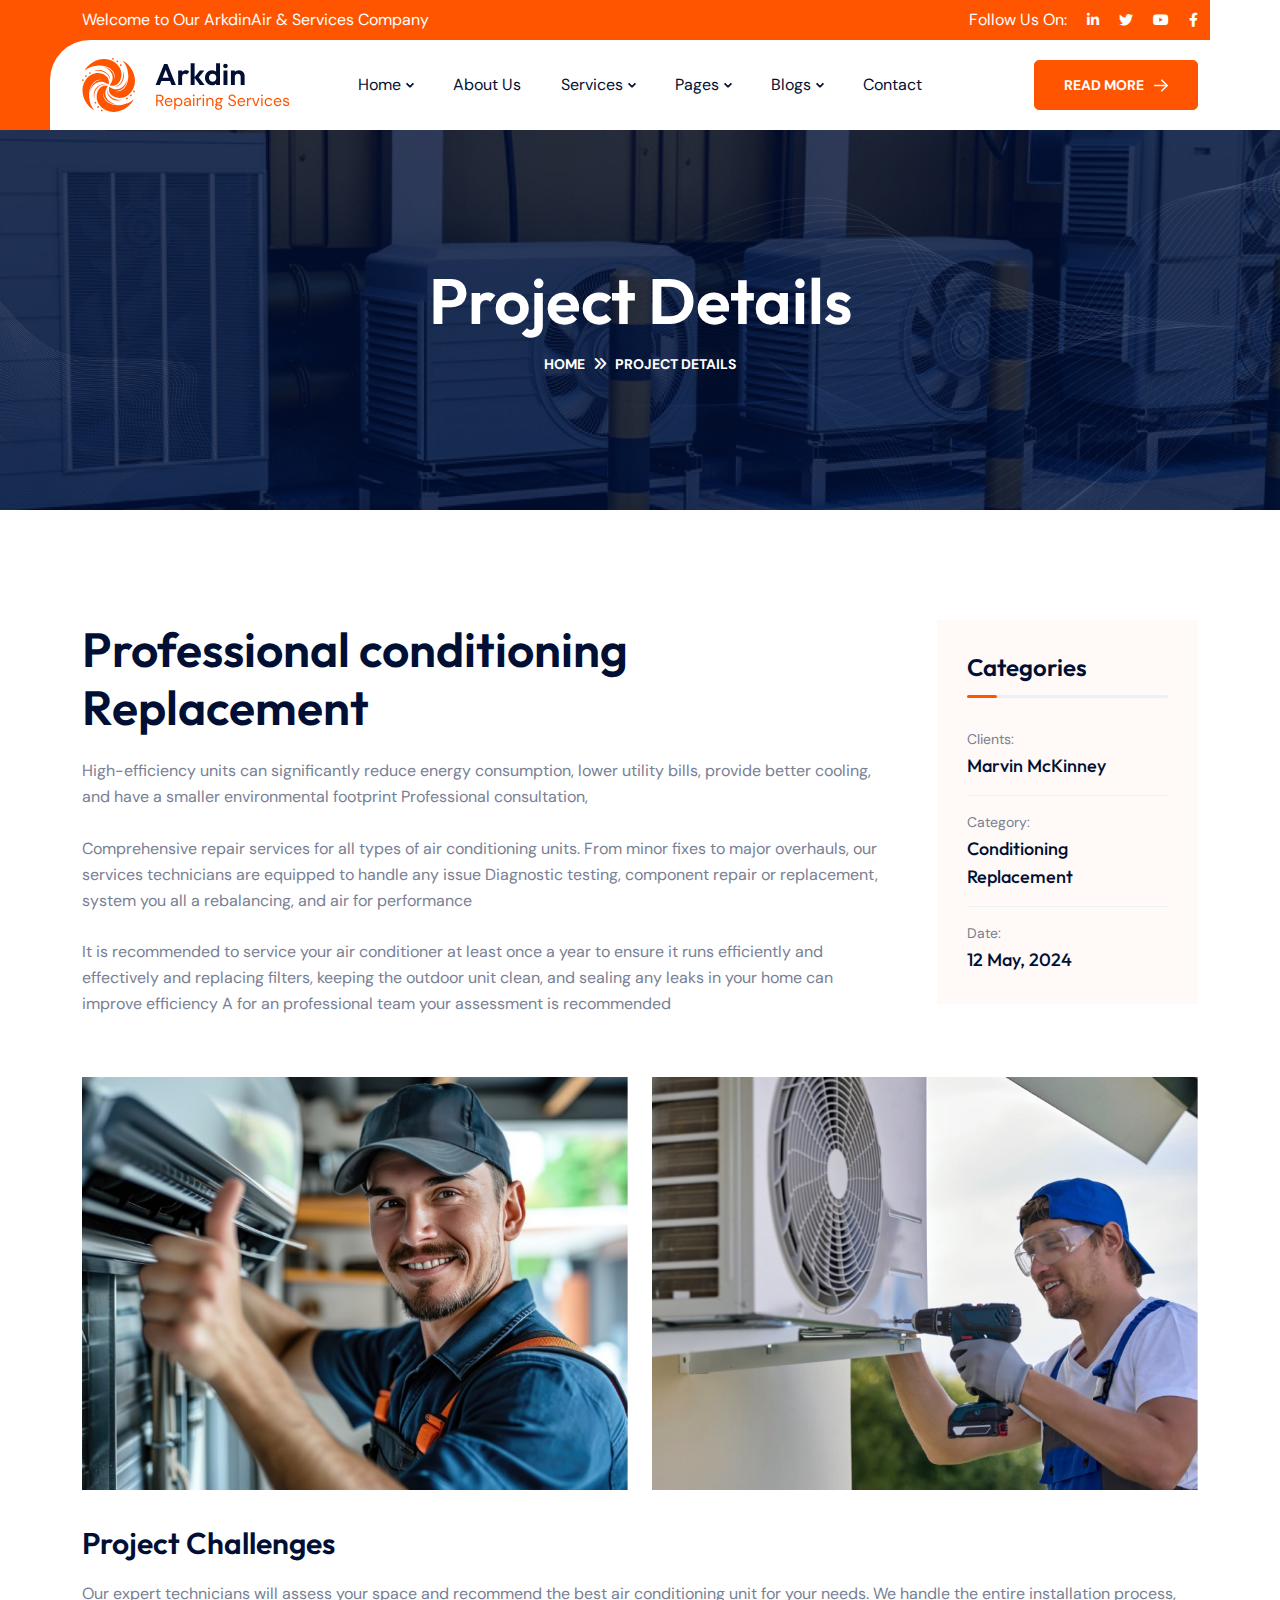
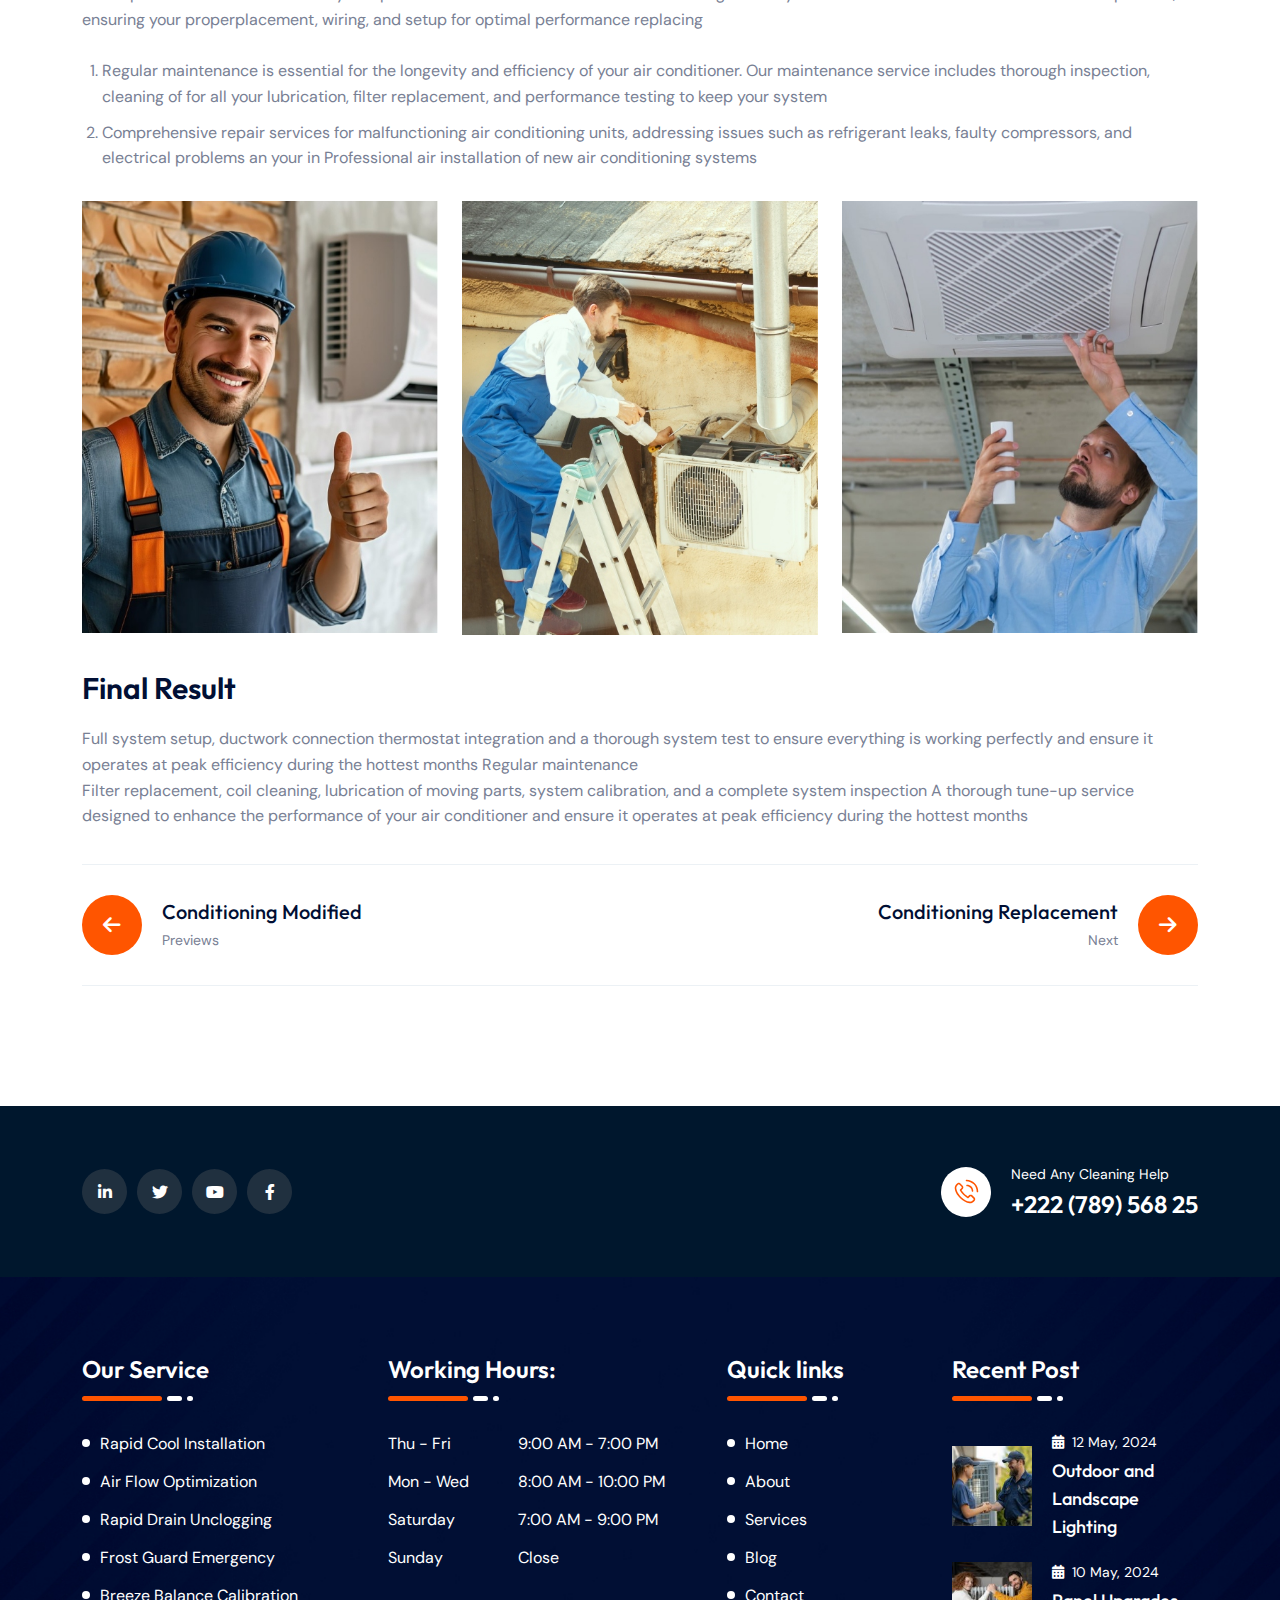
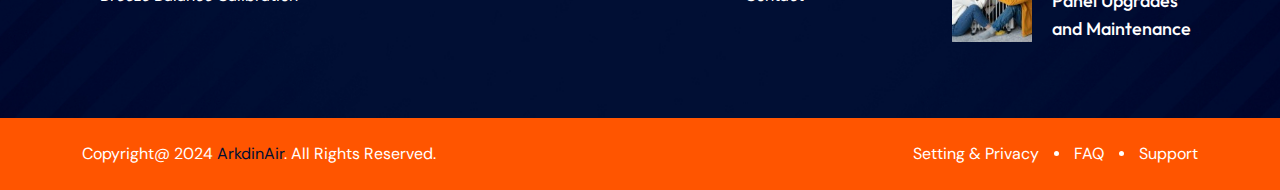
<file: project-details.html>
<!DOCTYPE html>
<html class="no-js" lang="en">
  <head>
    <!-- Meta Tags -->
    <meta charset="utf-8">
    <meta http-equiv="x-ua-compatible" content="ie=edge">
    <meta name="viewport" content="width=device-width, initial-scale=1">
    <meta name="author" content="ThemeServices">
    <!-- Favicon Icon -->
    <link rel="icon" href="assets/img/favicon.png">
    <!-- Site Title -->
    <title>Arkdin – Air Conditioning Services HTML Template</title>
    <link rel="stylesheet" href="assets/css/bootstrap.min.css">
    <link rel="stylesheet" href="assets/css/fontawesome.min.css">
    <link rel="stylesheet" href="assets/css/animate.css">
    <link rel="stylesheet" href="assets/css/slick.min.css">
    <link rel="stylesheet" href="assets/css/style.css">
  </head>
  <body>
    <div class="cs_preloader cs_accent_color">
      <div class="cs_preloader_in">
        <img src="assets/img/preloader_icon.svg" alt="Bione">
      </div>
    </div>
    <!-- Start Header Section -->
    <header class="cs_site_header cs_style_1 cs_heading_color cs_sticky_header">
      <div class="cs_top_header">
        <div class="container">
          <div class="cs_top_header_in">
            <div class="cs_top_header_left">Welcome to Our ArkdinAir & Services Company</div>
            <div class="cs_top_header_left">
              <div class="cs_header_social_links_wrap">
                <p class="mb-0">Follow Us On: </p>
                <div class="cs_header_social_links">
                  <a href="#" class="cs_social_btn cs_center">
                    <i class="fa-brands fa-linkedin-in"></i>
                  </a>
                  <a href="#" class="cs_social_btn cs_center">
                    <i class="fa-brands fa-twitter"></i>
                  </a>
                  <a href="#" class="cs_social_btn cs_center">
                    <i class="fa-brands fa-youtube"></i>
                  </a>
                  <a href="#" class="cs_social_btn cs_center">
                    <i class="fa-brands fa-facebook-f"></i>
                  </a>
                </div>
              </div>
            </div>
          </div>
        </div>
      </div>
      <div class="cs_main_header cs_accent_bg">
        <div class="container">
          <div class="cs_main_header_in">
            <div class="cs_main_header_left">
              <a class="cs_site_branding" href="index.html">
                <img src="assets/img/logo.svg" alt="Logo">
              </a>
            </div>
            <div class="cs_main_header_center">
              <div class="cs_nav">
                <ul class="cs_nav_list">
                  <li class="menu-item-has-children">
                    <a href="index.html">Home</a>
                    <ul>
                      <li><a href="index.html">Home V1</a></li>
                      <li><a href="home-v2.html">Home V2</a></li>
                    </ul>
                  </li>
                  <li><a href="about-us.html">About Us</a></li>
                  <li class="menu-item-has-children">
                    <a href="service.html">Services</a>
                    <ul>
                      <li><a href="service.html">Services</a></li>
                      <li><a href="service-details.html">Service Details</a></li>
                    </ul>
                  </li>
                  <li class="menu-item-has-children">
                    <a href="#">Pages</a>
                    <ul>
                      <li><a href="team.html">Team</a></li>
                      <li><a href="team-details.html">Team Details</a></li>
                      <li><a href="projects.html">Projects</a></li>
                      <li><a href="project-details.html">Project Details</a></li>
                    </ul>
                  </li>
                  <li class="menu-item-has-children">
                    <a href="blog.html">Blogs</a>
                    <ul>
                      <li><a href="blog.html">Blogs</a></li>
                      <li><a href="blog-details.html">Blog Details</a></li>
                    </ul>
                  </li>
                  <li><a href="contact.html">Contact</a></li>
                </ul>
              </div>
            </div>
            <div class="cs_main_header_right">
              <a href="contact.html" class="cs_btn cs_style_1">
                <span>Read More</span>
                <svg width="14" height="13" viewBox="0 0 14 13" fill="none" xmlns="http://www.w3.org/2000/svg">
                  <path d="M8.28125 0.71875L13.7812 5.96875C13.9271 6.11458 14 6.29167 14 6.5C14 6.70833 13.9271 6.88542 13.7812 7.03125L8.28125 12.2812C7.90625 12.5729 7.55208 12.5729 7.21875 12.2812C6.92708 11.9062 6.92708 11.5521 7.21875 11.2188L11.375 7.25H0.75C0.291667 7.20833 0.0416667 6.95833 0 6.5C0.0416667 6.04167 0.291667 5.79167 0.75 5.75H11.375L7.21875 1.78125C6.92708 1.44792 6.92708 1.09375 7.21875 0.71875C7.55208 0.427083 7.90625 0.427083 8.28125 0.71875Z" fill="currentColor"></path>
                </svg>                
              </a>
            </div>
          </div>
        </div>
      </div>
    </header>
    <div class="cs_site_header_spacing_130"></div>
    <!-- End Header Section -->
    <!-- Start Page Heading -->
    <section class="cs_page_heading cs_bg_filed cs_center cs_primary_bg text-center" data-src="assets/img/page_heading_1.jpg">
      <div class="container">
        <h1 class="cs_white_color cs_semibold cs_white_color cs_mb_10 cs_fs_64">Project Details</h1>
        <ol class="breadcrumb">
          <li class="breadcrumb-item"><a href="index.html">Home</a></li>
          <li class="breadcrumb-item active">Project Details</li>
        </ol>
      </div>
    </section>
    <!-- End Page Heading -->
    <!-- Start Project Details -->
    <section>
      <div class="cs_height_110 cs_height_lg_75"></div>
      <div class="container">
        <div class="cs_project_details">
          <div class="row cs_mb_45 cs_reverse_col cs_gap_y_50">
            <div class="col-xl-9 col-lg-8">
              <div class="cs_pr_30">
                <h2 class="cs_fs_48 cs_semibold cs_mb_22">Professional conditioning Replacement</h2>
                <p>High-efficiency units can significantly reduce energy consumption, lower utility bills, provide better cooling, and have a smaller environmental footprint Professional consultation, <br><br>
                Comprehensive repair services for all types of air conditioning units. From minor fixes to major overhauls, our services technicians are equipped to handle any issue Diagnostic testing, component repair or replacement, system you all a rebalancing, and air for  performance <br><br>
                It is recommended to service your air conditioner at least once a year to ensure it runs efficiently and effectively and replacing filters, keeping the outdoor unit clean, and sealing any leaks in your home can improve efficiency A for an  professional team your assessment is recommended</p>
              </div>
            </div>
            <div class="col-xl-3 col-lg-4">
              <div class="cs_project_info_card">
                <h2 class="cs_sidebar_widget_heading cs_fs_24 cs_semibold">Categories</h2>
                <ul class="cs_mp_0">
                  <li>
                    <p class="cs_fs_14 mb-0">Clients:</p>
                    <h3 class="mb-0 cs_fs_18 cs_medium">Marvin McKinney</h3>
                  </li>
                  <li>
                    <p class="cs_fs_14 mb-0">Category:</p>
                    <h3 class="mb-0 cs_fs_18 cs_medium">Conditioning Replacement</h3>
                  </li>
                  <li>
                    <p class="cs_fs_14 mb-0">Date:</p>
                    <h3 class="mb-0 cs_fs_18 cs_medium">12 May, 2024</h3>
                  </li>
                </ul>
              </div>
            </div>
          </div>
          <div class="cs_project_details_in">
            <div class="row">
              <div class="col-md-6">
                <img src="assets/img/project_details_1.jpg" alt="">
              </div>
              <div class="col-md-6">
                <img src="assets/img/project_details_2.jpg" alt="">
              </div>
            </div>
            <h3>Project Challenges</h3>
            <p>Our expert technicians will assess your space and recommend the best air conditioning unit for your needs. We handle the entire installation process, ensuring your properplacement, wiring, and setup for optimal performance replacing</p>
            <ol>
              <li>Regular maintenance is essential for the longevity and efficiency of your air conditioner. Our maintenance service includes thorough inspection, cleaning of for all your  lubrication, filter replacement, and performance testing to keep your system </li>
              <li>Comprehensive repair services for malfunctioning air conditioning units, addressing issues such as refrigerant leaks, faulty compressors, and electrical problems an your in    Professional air  installation of new air conditioning systems </li>
            </ol>
            <div class="row">
              <div class="col-md-4">
                <img src="assets/img/project_details_3.jpg" alt="">
              </div>
              <div class="col-md-4">
                <img src="assets/img/project_details_4.jpg" alt="">
              </div>
              <div class="col-md-4">
                <img src="assets/img/project_details_5.jpg" alt="">
              </div>
            </div>
            <h3>Final Result</h3>
            <p>
              Full system setup, ductwork connection thermostat integration and a thorough system test to ensure everything is working perfectly and ensure it operates at peak efficiency during the hottest months Regular maintenance <br>
              Filter replacement, coil cleaning, lubrication of moving parts, system calibration, and a complete system inspection A thorough tune-up service designed to enhance the performance of your air conditioner and ensure it operates at peak efficiency during the hottest months
            </p>
          </div>
        </div>
        <div class="cs_page_nav">
          <div class="cs_page_nav_left">
            <div class="cs_page_nav_item">
              <a href="project-details.html" class="cs_page_nav_btn cs_center">
                <i class="fa-solid fa-arrow-left"></i>
              </a>
              <div>
                <h3 class="cs_fs_20 cs_mb_2 cs_medium">
                  <a href="project-details.html">Conditioning Modified</a>
                </h3>
                <p class="mb-0 cs_fs_14">Previews</p>
              </div>
            </div>
          </div>
          <div class="cs_page_nav_right">
            <div class="cs_page_nav_item">
              <div>
                <h3 class="cs_fs_20 cs_mb_2 cs_medium">
                  <a href="project-details.html">Conditioning Replacement</a>
                </h3>
                <p class="mb-0 cs_fs_14">Next</p>
              </div>
              <a href="project-details.html" class="cs_page_nav_btn cs_center">
                <i class="fa-solid fa-arrow-right"></i>
              </a>
            </div>
          </div>
        </div>
      </div>
      <div class="cs_height_120 cs_height_lg_80"></div>
    </section>
    <!-- End Project Details -->
    <!-- Start Footer -->
    <footer class="cs_footer cs_style_1">
      <div class="cs_footer_top">
        <div class="container">
          <div class="cs_footer_top_in">
            <div class="cs_social_btns cs_style_1">
              <a href="#" class="cs_social_btn cs_center">
                <i class="fa-brands fa-linkedin-in"></i>
              </a>
              <a href="#" class="cs_social_btn cs_center">
                <i class="fa-brands fa-twitter"></i>
              </a>
              <a href="#" class="cs_social_btn cs_center">
                <i class="fa-brands fa-youtube"></i>
              </a>
              <a href="#" class="cs_social_btn cs_center">
                <i class="fa-brands fa-facebook-f"></i>
              </a>
            </div>
            <div class="cs_footer_logo wow zoomIn" data-wow-duration="0.9s" data-wow-delay="0.25s"><img src="assets/img/footer_logo.svg" alt="Logo"></div>
            <div class="cs_footer_contact_card">
              <div class="cs_footer_contact_card_icon cs_white_bg cs_center">
                <img src="assets/img/icons/call.svg" alt="">
              </div>
              <div>
                <p class="cs_white_color cs_fs_14 mb-0">Need Any Cleaning Help</p>
                <h3 class="mb-0 cs_fs_24 cs_semibold cs_white_color"><a href="tel:+222(789)56825">+222 (789) 568 25</a></h3>
              </div>
            </div>
          </div>
        </div>
      </div>
      <div class="cs_main_footer cs_bg_filed cs_primary_bg cs_white_color" data-src="assets/img/footer_bg_1.jpg">
        <div class="container">
          <div class="cs_footer_row cs_type_1">
            <div class="cs_footer_col">
              <div class="cs_footer_widget">
                <h2 class="cs_footer_widget_title cs_fs_24 cs_semibold cs_white_color cs_mb_10">Our Service</h2>
                <div class="cs_footer_widget_seperator">
                  <span class="cs_accent_bg"></span>
                  <span class="cs_white_bg"></span>
                  <span class="cs_white_bg"></span>
                </div>
                <ul class="cs_footer_menu_2">
                  <li><a href="service-details.html">Rapid Cool Installation</a></li>
                  <li><a href="service-details.html">Air Flow Optimization</a></li>
                  <li><a href="service-details.html">Rapid Drain Unclogging</a></li>
                  <li><a href="service-details.html">Frost Guard Emergency</a></li>
                  <li><a href="service-details.html">Breeze Balance Calibration</a></li>
                </ul>
              </div>
            </div>
            <div class="cs_footer_col">
              <div class="cs_footer_widget">
                <h2 class="cs_footer_widget_title cs_fs_24 cs_semibold cs_white_color cs_mb_10">Working Hours:</h2>
                <div class="cs_footer_widget_seperator">
                  <span class="cs_accent_bg"></span>
                  <span class="cs_white_bg"></span>
                  <span class="cs_white_bg"></span>
                </div>
                <ul class="cs_working_hours">
                  <li>
                    <span>Thu - Fri</span>
                    <span>9:00 AM - 7:00 PM</span>
                  </li>
                  <li>
                    <span>Mon - Wed</span>
                    <span>8:00 AM - 10:00 PM</span>
                  </li>
                  <li>
                    <span>Saturday</span>
                    <span>7:00 AM - 9:00 PM</span>
                  </li>
                  <li>
                    <span>Sunday</span>
                    <span>Close</span>
                  </li>
                </ul>
              </div>
            </div>
            <div class="cs_footer_col">
              <div class="cs_footer_widget">
                <h2 class="cs_footer_widget_title cs_fs_24 cs_semibold cs_white_color cs_mb_10">Quick links</h2>
                <div class="cs_footer_widget_seperator">
                  <span class="cs_accent_bg"></span>
                  <span class="cs_white_bg"></span>
                  <span class="cs_white_bg"></span>
                </div>
                <ul class="cs_footer_menu_2">
                  <li><a href="index.html">Home</a></li>
                  <li><a href="about-us.html">About </a></li>
                  <li><a href="service.html">Services</a></li>
                  <li><a href="blog.html">Blog</a></li>
                  <li><a href="contact.html">Contact</a></li>
                </ul>
              </div>
            </div>
            <div class="cs_footer_col">
              <div class="cs_footer_widget">
                <h2 class="cs_footer_widget_title cs_fs_24 cs_semibold cs_white_color cs_mb_10">Recent Post</h2>
                <div class="cs_footer_widget_seperator">
                  <span class="cs_accent_bg"></span>
                  <span class="cs_white_bg"></span>
                  <span class="cs_white_bg"></span>
                </div>
                <ul class="cs_recent_post_widget">
                  <li>
                    <div class="cs_recent_post">
                      <a href="blog-details.html" class="cs_recent_post_thumb">
                        <img src="assets/img/recent_post_1.jpg" alt="">
                      </a>
                      <div class="cs_recent_post_right">
                        <p class="cs_recent_posted_by cs_fs_14">
                          <i class="fa-solid fa-calendar-alt"></i>                         
                          12 May, 2024
                        </p>
                        <h3 class="cs_white_color cs_fs_18 cs_medium mb-0">
                          <a href="blog-details.html">Outdoor and Landscape Lighting</a>
                        </h3>
                      </div>
                    </div>
                  </li>
                  <li>
                    <div class="cs_recent_post">
                      <a href="blog-details.html" class="cs_recent_post_thumb">
                        <img src="assets/img/recent_post_2.jpg" alt="">
                      </a>
                      <div class="cs_recent_post_right">
                        <p class="cs_recent_posted_by cs_fs_14">
                          <i class="fa-solid fa-calendar-alt"></i>                          
                          10 May, 2024
                        </p>
                        <h3 class="cs_white_color cs_fs_18 cs_medium mb-0">
                          <a href="blog-details.html">Panel Upgrades and Maintenance</a>
                        </h3>
                      </div>
                    </div>
                  </li>
                </ul>
              </div>
            </div>
          </div>
        </div>
      </div>
      <div class="cs_footer_bottom cs_accent_bg cs_white_color">
        <div class="container">
          <div class="cs_footer_bottom_in">
            <div class="cs_footer_copyright">Copyright@ 2024 <a href="#">ArkdinAir</a>. All Rights Reserved.</div>
            <ul class="cs_footer_menu cs_mp_0">
              <li><a href="#">Setting & Privacy </a></li>
              <li><a href="#">FAQ</a></li>
              <li><a href="#">Support</a></li>
            </ul>
          </div>
        </div>
      </div>
    </footer>
    <!-- End Footer -->
    <!-- Script -->
    <script src="assets/js/jquery-3.6.0.min.js"></script>
    <script src="assets/js/wow.min.js"></script>
    <script src="assets/js/jquery.slick.min.js"></script>
    <script src="assets/js/main.js"></script>
  </body>
</html>
</file>
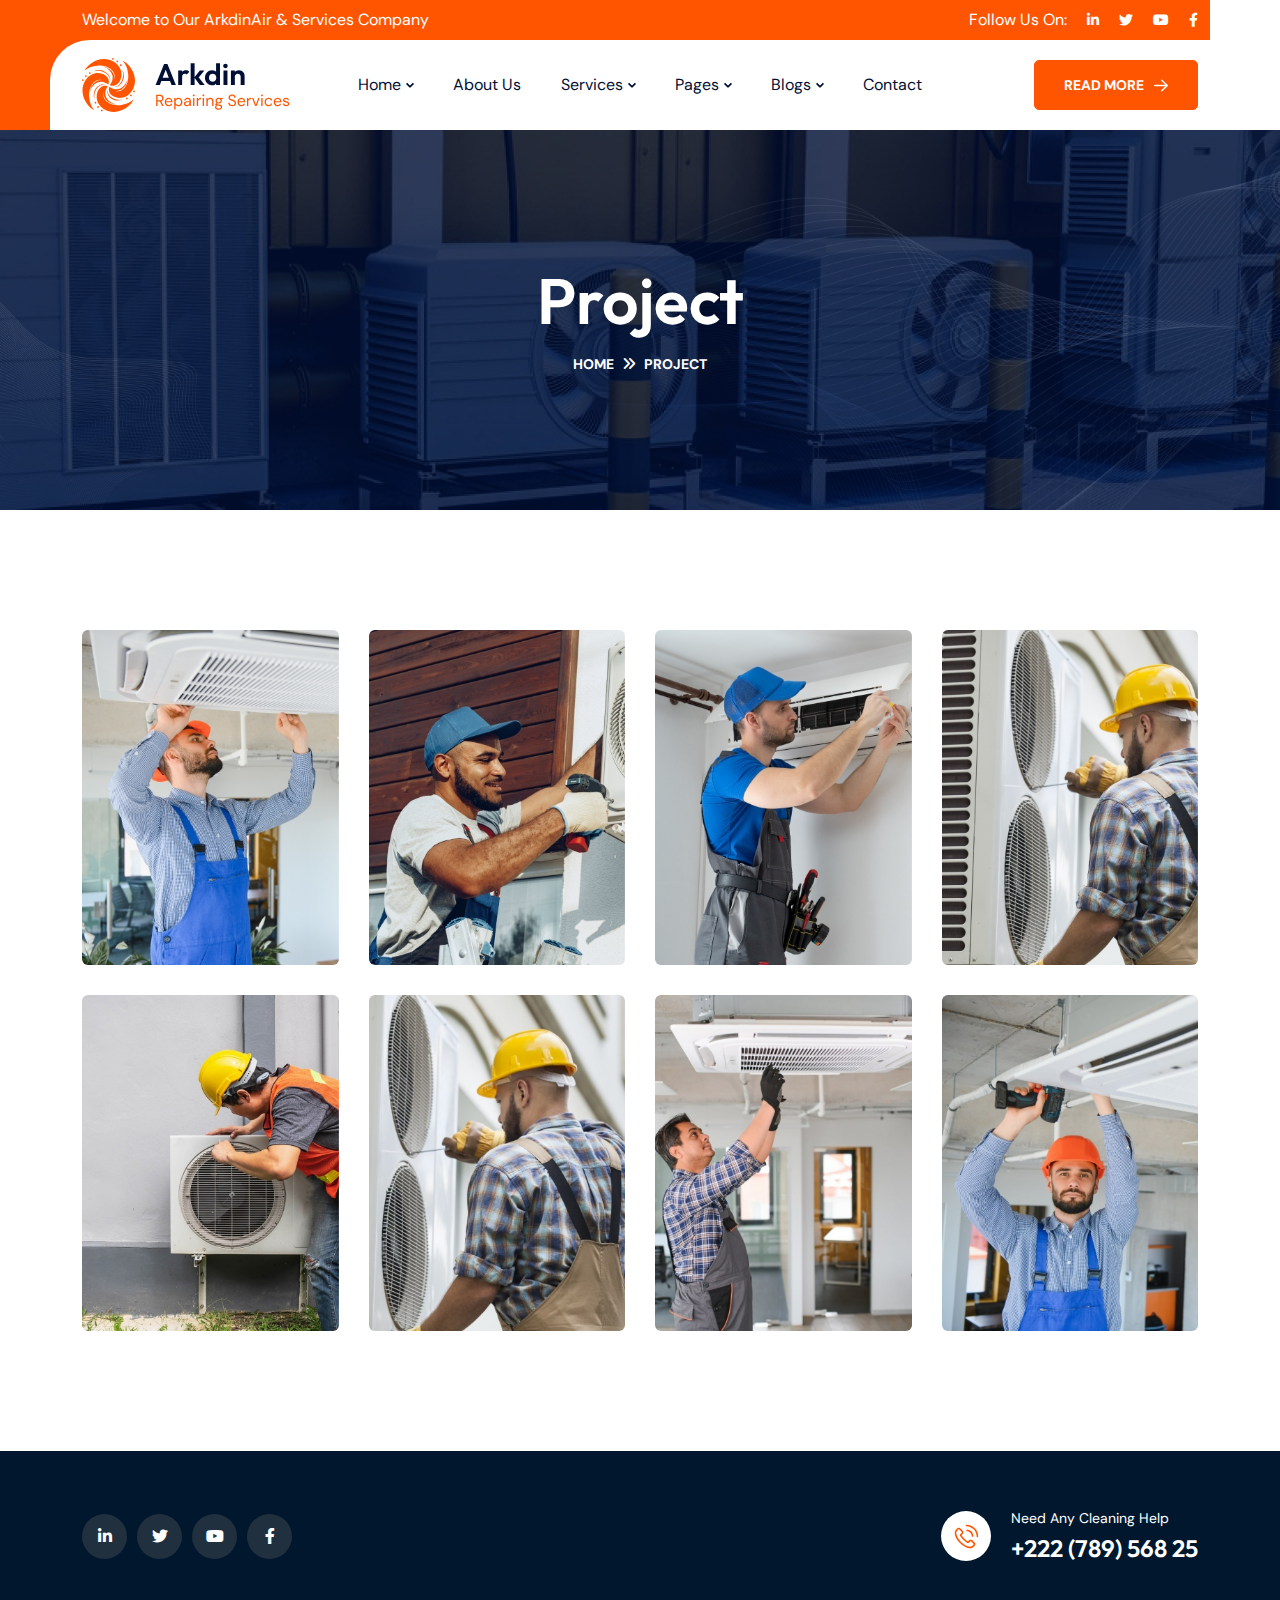
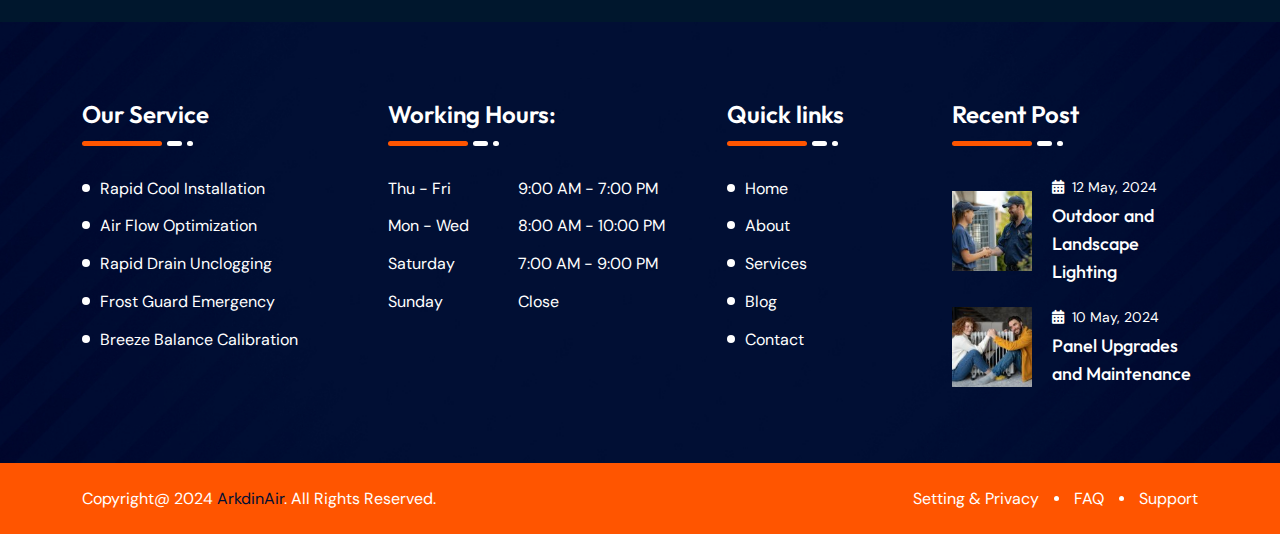
<file: projects.html>
<!DOCTYPE html>
<html class="no-js" lang="en">
  <head>
    <!-- Meta Tags -->
    <meta charset="utf-8">
    <meta http-equiv="x-ua-compatible" content="ie=edge">
    <meta name="viewport" content="width=device-width, initial-scale=1">
    <meta name="author" content="ThemeServices">
    <!-- Favicon Icon -->
    <link rel="icon" href="assets/img/favicon.png">
    <!-- Site Title -->
    <title>Arkdin – Air Conditioning Services HTML Template</title>
    <link rel="stylesheet" href="assets/css/bootstrap.min.css">
    <link rel="stylesheet" href="assets/css/fontawesome.min.css">
    <link rel="stylesheet" href="assets/css/animate.css">
    <link rel="stylesheet" href="assets/css/slick.min.css">
    <link rel="stylesheet" href="assets/css/style.css">
  </head>
  <body>
    <div class="cs_preloader cs_accent_color">
      <div class="cs_preloader_in">
        <img src="assets/img/preloader_icon.svg" alt="Bione">
      </div>
    </div>
    <!-- Start Header Section -->
    <header class="cs_site_header cs_style_1 cs_heading_color cs_sticky_header">
      <div class="cs_top_header">
        <div class="container">
          <div class="cs_top_header_in">
            <div class="cs_top_header_left">Welcome to Our ArkdinAir & Services Company</div>
            <div class="cs_top_header_left">
              <div class="cs_header_social_links_wrap">
                <p class="mb-0">Follow Us On: </p>
                <div class="cs_header_social_links">
                  <a href="#" class="cs_social_btn cs_center">
                    <i class="fa-brands fa-linkedin-in"></i>
                  </a>
                  <a href="#" class="cs_social_btn cs_center">
                    <i class="fa-brands fa-twitter"></i>
                  </a>
                  <a href="#" class="cs_social_btn cs_center">
                    <i class="fa-brands fa-youtube"></i>
                  </a>
                  <a href="#" class="cs_social_btn cs_center">
                    <i class="fa-brands fa-facebook-f"></i>
                  </a>
                </div>
              </div>
            </div>
          </div>
        </div>
      </div>
      <div class="cs_main_header cs_accent_bg">
        <div class="container">
          <div class="cs_main_header_in">
            <div class="cs_main_header_left">
              <a class="cs_site_branding" href="index.html">
                <img src="assets/img/logo.svg" alt="Logo">
              </a>
            </div>
            <div class="cs_main_header_center">
              <div class="cs_nav">
                <ul class="cs_nav_list">
                  <li class="menu-item-has-children">
                    <a href="index.html">Home</a>
                    <ul>
                      <li><a href="index.html">Home V1</a></li>
                      <li><a href="home-v2.html">Home V2</a></li>
                    </ul>
                  </li>
                  <li><a href="about-us.html">About Us</a></li>
                  <li class="menu-item-has-children">
                    <a href="service.html">Services</a>
                    <ul>
                      <li><a href="service.html">Services</a></li>
                      <li><a href="service-details.html">Service Details</a></li>
                    </ul>
                  </li>
                  <li class="menu-item-has-children">
                    <a href="#">Pages</a>
                    <ul>
                      <li><a href="team.html">Team</a></li>
                      <li><a href="team-details.html">Team Details</a></li>
                      <li><a href="projects.html">Projects</a></li>
                      <li><a href="project-details.html">Project Details</a></li>
                    </ul>
                  </li>
                  <li class="menu-item-has-children">
                    <a href="blog.html">Blogs</a>
                    <ul>
                      <li><a href="blog.html">Blogs</a></li>
                      <li><a href="blog-details.html">Blog Details</a></li>
                    </ul>
                  </li>
                  <li><a href="contact.html">Contact</a></li>
                </ul>
              </div>
            </div>
            <div class="cs_main_header_right">
              <a href="contact.html" class="cs_btn cs_style_1">
                <span>Read More</span>
                <svg width="14" height="13" viewBox="0 0 14 13" fill="none" xmlns="http://www.w3.org/2000/svg">
                  <path d="M8.28125 0.71875L13.7812 5.96875C13.9271 6.11458 14 6.29167 14 6.5C14 6.70833 13.9271 6.88542 13.7812 7.03125L8.28125 12.2812C7.90625 12.5729 7.55208 12.5729 7.21875 12.2812C6.92708 11.9062 6.92708 11.5521 7.21875 11.2188L11.375 7.25H0.75C0.291667 7.20833 0.0416667 6.95833 0 6.5C0.0416667 6.04167 0.291667 5.79167 0.75 5.75H11.375L7.21875 1.78125C6.92708 1.44792 6.92708 1.09375 7.21875 0.71875C7.55208 0.427083 7.90625 0.427083 8.28125 0.71875Z" fill="currentColor"></path>
                </svg>                
              </a>
            </div>
          </div>
        </div>
      </div>
    </header>
    <div class="cs_site_header_spacing_130"></div>
    <!-- End Header Section -->
    <!-- Start Page Heading -->
    <section class="cs_page_heading cs_bg_filed cs_center cs_primary_bg text-center" data-src="assets/img/page_heading_1.jpg">
      <div class="container">
        <h1 class="cs_white_color cs_semibold cs_white_color cs_mb_10 cs_fs_64">Project</h1>
        <ol class="breadcrumb">
          <li class="breadcrumb-item"><a href="index.html">Home</a></li>
          <li class="breadcrumb-item active">Project</li>
        </ol>
      </div>
    </section>
    <!-- End Page Heading -->
    <!-- Start Projects Section -->
    <section>
      <div class="cs_height_120 cs_height_lg_80"></div>
      <div class="container">
        <div class="row cs_gap_y_30 cs_row_gap_30">
          <div class="col-xl-3 col-lg-4 col-sm-6">
            <div class="cs_project cs_style_1 text-center">
              <img src="assets/img/project_1.jpg" alt="Project" class="w-100">
              <div class="cs_project_info">
                <div class="cs_project_info_in">
                  <h3 class="cs_fs_24 cs_semibold cs_white_color cs_mb_10">Air Duct Cleaning</h3>
                  <p class="cs_fs_14 cs_white_color cs_mb_22">Thorough cleaning of air ducts to remove dust, debris</p>
                  <a href="project-details.html" class="cs_project_btn cs_center">
                    <svg width="16" height="10" viewBox="0 0 16 10" fill="none" xmlns="http://www.w3.org/2000/svg">
                      <path d="M15.6952 5.70203L11.6932 9.69579C11.318 10.1014 10.6615 10.1014 10.2863 9.69579C9.87982 9.32137 9.87982 8.66615 10.2863 8.29173L12.5686 5.98284H1.00049C0.437714 5.98284 0 5.54602 0 4.9844C0 4.39158 0.437714 3.98596 1.00049 3.98596H12.5686L10.2863 1.70827C9.87982 1.33385 9.87982 0.678627 10.2863 0.304212C10.6615 -0.101404 11.318 -0.101404 11.6932 0.304212L15.6952 4.29797C16.1016 4.67239 16.1016 5.32761 15.6952 5.70203Z" fill="currentColor"/>
                    </svg>                        
                  </a>
                </div>
              </div>
            </div>
          </div>
          <div class="col-xl-3 col-lg-4 col-sm-6">
            <div class="cs_project cs_style_1 text-center">
              <img src="assets/img/project_2.jpg" alt="Project" class="w-100">
              <div class="cs_project_info">
                <div class="cs_project_info_in">
                  <h3 class="cs_fs_24 cs_semibold cs_white_color cs_mb_10">Air Duct Cleaning</h3>
                  <p class="cs_fs_14 cs_white_color cs_mb_22">Thorough cleaning of air ducts to remove dust, debris</p>
                  <a href="project-details.html" class="cs_project_btn cs_center">
                    <svg width="16" height="10" viewBox="0 0 16 10" fill="none" xmlns="http://www.w3.org/2000/svg">
                      <path d="M15.6952 5.70203L11.6932 9.69579C11.318 10.1014 10.6615 10.1014 10.2863 9.69579C9.87982 9.32137 9.87982 8.66615 10.2863 8.29173L12.5686 5.98284H1.00049C0.437714 5.98284 0 5.54602 0 4.9844C0 4.39158 0.437714 3.98596 1.00049 3.98596H12.5686L10.2863 1.70827C9.87982 1.33385 9.87982 0.678627 10.2863 0.304212C10.6615 -0.101404 11.318 -0.101404 11.6932 0.304212L15.6952 4.29797C16.1016 4.67239 16.1016 5.32761 15.6952 5.70203Z" fill="currentColor"/>
                    </svg>                        
                  </a>
                </div>
              </div>
            </div>
          </div>
          <div class="col-xl-3 col-lg-4 col-sm-6">
            <div class="cs_project cs_style_1 text-center">
              <img src="assets/img/project_3.jpg" alt="Project" class="w-100">
              <div class="cs_project_info">
                <div class="cs_project_info_in">
                  <h3 class="cs_fs_24 cs_semibold cs_white_color cs_mb_10">Air Duct Cleaning</h3>
                  <p class="cs_fs_14 cs_white_color cs_mb_22">Thorough cleaning of air ducts to remove dust, debris</p>
                  <a href="project-details.html" class="cs_project_btn cs_center">
                    <svg width="16" height="10" viewBox="0 0 16 10" fill="none" xmlns="http://www.w3.org/2000/svg">
                      <path d="M15.6952 5.70203L11.6932 9.69579C11.318 10.1014 10.6615 10.1014 10.2863 9.69579C9.87982 9.32137 9.87982 8.66615 10.2863 8.29173L12.5686 5.98284H1.00049C0.437714 5.98284 0 5.54602 0 4.9844C0 4.39158 0.437714 3.98596 1.00049 3.98596H12.5686L10.2863 1.70827C9.87982 1.33385 9.87982 0.678627 10.2863 0.304212C10.6615 -0.101404 11.318 -0.101404 11.6932 0.304212L15.6952 4.29797C16.1016 4.67239 16.1016 5.32761 15.6952 5.70203Z" fill="currentColor"/>
                    </svg>                        
                  </a>
                </div>
              </div>
            </div>
          </div>
          <div class="col-xl-3 col-lg-4 col-sm-6">
            <div class="cs_project cs_style_1 text-center">
              <img src="assets/img/project_4.jpg" alt="Project" class="w-100">
              <div class="cs_project_info">
                <div class="cs_project_info_in">
                  <h3 class="cs_fs_24 cs_semibold cs_white_color cs_mb_10">Air Duct Cleaning</h3>
                  <p class="cs_fs_14 cs_white_color cs_mb_22">Thorough cleaning of air ducts to remove dust, debris</p>
                  <a href="project-details.html" class="cs_project_btn cs_center">
                    <svg width="16" height="10" viewBox="0 0 16 10" fill="none" xmlns="http://www.w3.org/2000/svg">
                      <path d="M15.6952 5.70203L11.6932 9.69579C11.318 10.1014 10.6615 10.1014 10.2863 9.69579C9.87982 9.32137 9.87982 8.66615 10.2863 8.29173L12.5686 5.98284H1.00049C0.437714 5.98284 0 5.54602 0 4.9844C0 4.39158 0.437714 3.98596 1.00049 3.98596H12.5686L10.2863 1.70827C9.87982 1.33385 9.87982 0.678627 10.2863 0.304212C10.6615 -0.101404 11.318 -0.101404 11.6932 0.304212L15.6952 4.29797C16.1016 4.67239 16.1016 5.32761 15.6952 5.70203Z" fill="currentColor"/>
                    </svg>                        
                  </a>
                </div>
              </div>
            </div>
          </div>
          <div class="col-xl-3 col-lg-4 col-sm-6">
            <div class="cs_project cs_style_1 text-center">
              <img src="assets/img/project_5.jpg" alt="Project" class="w-100">
              <div class="cs_project_info">
                <div class="cs_project_info_in">
                  <h3 class="cs_fs_24 cs_semibold cs_white_color cs_mb_10">Air Duct Cleaning</h3>
                  <p class="cs_fs_14 cs_white_color cs_mb_22">Thorough cleaning of air ducts to remove dust, debris</p>
                  <a href="project-details.html" class="cs_project_btn cs_center">
                    <svg width="16" height="10" viewBox="0 0 16 10" fill="none" xmlns="http://www.w3.org/2000/svg">
                      <path d="M15.6952 5.70203L11.6932 9.69579C11.318 10.1014 10.6615 10.1014 10.2863 9.69579C9.87982 9.32137 9.87982 8.66615 10.2863 8.29173L12.5686 5.98284H1.00049C0.437714 5.98284 0 5.54602 0 4.9844C0 4.39158 0.437714 3.98596 1.00049 3.98596H12.5686L10.2863 1.70827C9.87982 1.33385 9.87982 0.678627 10.2863 0.304212C10.6615 -0.101404 11.318 -0.101404 11.6932 0.304212L15.6952 4.29797C16.1016 4.67239 16.1016 5.32761 15.6952 5.70203Z" fill="currentColor"/>
                    </svg>                        
                  </a>
                </div>
              </div>
            </div>
          </div>
          <div class="col-xl-3 col-lg-4 col-sm-6">
            <div class="cs_project cs_style_1 text-center">
              <img src="assets/img/project_6.jpg" alt="Project" class="w-100">
              <div class="cs_project_info">
                <div class="cs_project_info_in">
                  <h3 class="cs_fs_24 cs_semibold cs_white_color cs_mb_10">Air Duct Cleaning</h3>
                  <p class="cs_fs_14 cs_white_color cs_mb_22">Thorough cleaning of air ducts to remove dust, debris</p>
                  <a href="project-details.html" class="cs_project_btn cs_center">
                    <svg width="16" height="10" viewBox="0 0 16 10" fill="none" xmlns="http://www.w3.org/2000/svg">
                      <path d="M15.6952 5.70203L11.6932 9.69579C11.318 10.1014 10.6615 10.1014 10.2863 9.69579C9.87982 9.32137 9.87982 8.66615 10.2863 8.29173L12.5686 5.98284H1.00049C0.437714 5.98284 0 5.54602 0 4.9844C0 4.39158 0.437714 3.98596 1.00049 3.98596H12.5686L10.2863 1.70827C9.87982 1.33385 9.87982 0.678627 10.2863 0.304212C10.6615 -0.101404 11.318 -0.101404 11.6932 0.304212L15.6952 4.29797C16.1016 4.67239 16.1016 5.32761 15.6952 5.70203Z" fill="currentColor"/>
                    </svg>                        
                  </a>
                </div>
              </div>
            </div>
          </div>
          <div class="col-xl-3 col-lg-4 col-sm-6">
            <div class="cs_project cs_style_1 text-center">
              <img src="assets/img/project_7.jpg" alt="Project" class="w-100">
              <div class="cs_project_info">
                <div class="cs_project_info_in">
                  <h3 class="cs_fs_24 cs_semibold cs_white_color cs_mb_10">Air Duct Cleaning</h3>
                  <p class="cs_fs_14 cs_white_color cs_mb_22">Thorough cleaning of air ducts to remove dust, debris</p>
                  <a href="project-details.html" class="cs_project_btn cs_center">
                    <svg width="16" height="10" viewBox="0 0 16 10" fill="none" xmlns="http://www.w3.org/2000/svg">
                      <path d="M15.6952 5.70203L11.6932 9.69579C11.318 10.1014 10.6615 10.1014 10.2863 9.69579C9.87982 9.32137 9.87982 8.66615 10.2863 8.29173L12.5686 5.98284H1.00049C0.437714 5.98284 0 5.54602 0 4.9844C0 4.39158 0.437714 3.98596 1.00049 3.98596H12.5686L10.2863 1.70827C9.87982 1.33385 9.87982 0.678627 10.2863 0.304212C10.6615 -0.101404 11.318 -0.101404 11.6932 0.304212L15.6952 4.29797C16.1016 4.67239 16.1016 5.32761 15.6952 5.70203Z" fill="currentColor"/>
                    </svg>                        
                  </a>
                </div>
              </div>
            </div>
          </div>
          <div class="col-xl-3 col-lg-4 col-sm-6">
            <div class="cs_project cs_style_1 text-center">
              <img src="assets/img/project_8.jpg" alt="Project" class="w-100">
              <div class="cs_project_info">
                <div class="cs_project_info_in">
                  <h3 class="cs_fs_24 cs_semibold cs_white_color cs_mb_10">Air Duct Cleaning</h3>
                  <p class="cs_fs_14 cs_white_color cs_mb_22">Thorough cleaning of air ducts to remove dust, debris</p>
                  <a href="project-details.html" class="cs_project_btn cs_center">
                    <svg width="16" height="10" viewBox="0 0 16 10" fill="none" xmlns="http://www.w3.org/2000/svg">
                      <path d="M15.6952 5.70203L11.6932 9.69579C11.318 10.1014 10.6615 10.1014 10.2863 9.69579C9.87982 9.32137 9.87982 8.66615 10.2863 8.29173L12.5686 5.98284H1.00049C0.437714 5.98284 0 5.54602 0 4.9844C0 4.39158 0.437714 3.98596 1.00049 3.98596H12.5686L10.2863 1.70827C9.87982 1.33385 9.87982 0.678627 10.2863 0.304212C10.6615 -0.101404 11.318 -0.101404 11.6932 0.304212L15.6952 4.29797C16.1016 4.67239 16.1016 5.32761 15.6952 5.70203Z" fill="currentColor"/>
                    </svg>                        
                  </a>
                </div>
              </div>
            </div>
          </div>
        </div>
      </div>
      <div class="cs_height_120 cs_height_lg_80"></div>
    </section>
    <!-- End Projects Section -->
    <!-- Start Footer -->
    <footer class="cs_footer cs_style_1">
      <div class="cs_footer_top">
        <div class="container">
          <div class="cs_footer_top_in">
            <div class="cs_social_btns cs_style_1">
              <a href="#" class="cs_social_btn cs_center">
                <i class="fa-brands fa-linkedin-in"></i>
              </a>
              <a href="#" class="cs_social_btn cs_center">
                <i class="fa-brands fa-twitter"></i>
              </a>
              <a href="#" class="cs_social_btn cs_center">
                <i class="fa-brands fa-youtube"></i>
              </a>
              <a href="#" class="cs_social_btn cs_center">
                <i class="fa-brands fa-facebook-f"></i>
              </a>
            </div>
            <div class="cs_footer_logo wow zoomIn" data-wow-duration="0.9s" data-wow-delay="0.25s"><img src="assets/img/footer_logo.svg" alt="Logo"></div>
            <div class="cs_footer_contact_card">
              <div class="cs_footer_contact_card_icon cs_white_bg cs_center">
                <img src="assets/img/icons/call.svg" alt="">
              </div>
              <div>
                <p class="cs_white_color cs_fs_14 mb-0">Need Any Cleaning Help</p>
                <h3 class="mb-0 cs_fs_24 cs_semibold cs_white_color"><a href="tel:+222(789)56825">+222 (789) 568 25</a></h3>
              </div>
            </div>
          </div>
        </div>
      </div>
      <div class="cs_main_footer cs_bg_filed cs_primary_bg cs_white_color" data-src="assets/img/footer_bg_1.jpg">
        <div class="container">
          <div class="cs_footer_row cs_type_1">
            <div class="cs_footer_col">
              <div class="cs_footer_widget">
                <h2 class="cs_footer_widget_title cs_fs_24 cs_semibold cs_white_color cs_mb_10">Our Service</h2>
                <div class="cs_footer_widget_seperator">
                  <span class="cs_accent_bg"></span>
                  <span class="cs_white_bg"></span>
                  <span class="cs_white_bg"></span>
                </div>
                <ul class="cs_footer_menu_2">
                  <li><a href="service-details.html">Rapid Cool Installation</a></li>
                  <li><a href="service-details.html">Air Flow Optimization</a></li>
                  <li><a href="service-details.html">Rapid Drain Unclogging</a></li>
                  <li><a href="service-details.html">Frost Guard Emergency</a></li>
                  <li><a href="service-details.html">Breeze Balance Calibration</a></li>
                </ul>
              </div>
            </div>
            <div class="cs_footer_col">
              <div class="cs_footer_widget">
                <h2 class="cs_footer_widget_title cs_fs_24 cs_semibold cs_white_color cs_mb_10">Working Hours:</h2>
                <div class="cs_footer_widget_seperator">
                  <span class="cs_accent_bg"></span>
                  <span class="cs_white_bg"></span>
                  <span class="cs_white_bg"></span>
                </div>
                <ul class="cs_working_hours">
                  <li>
                    <span>Thu - Fri</span>
                    <span>9:00 AM - 7:00 PM</span>
                  </li>
                  <li>
                    <span>Mon - Wed</span>
                    <span>8:00 AM - 10:00 PM</span>
                  </li>
                  <li>
                    <span>Saturday</span>
                    <span>7:00 AM - 9:00 PM</span>
                  </li>
                  <li>
                    <span>Sunday</span>
                    <span>Close</span>
                  </li>
                </ul>
              </div>
            </div>
            <div class="cs_footer_col">
              <div class="cs_footer_widget">
                <h2 class="cs_footer_widget_title cs_fs_24 cs_semibold cs_white_color cs_mb_10">Quick links</h2>
                <div class="cs_footer_widget_seperator">
                  <span class="cs_accent_bg"></span>
                  <span class="cs_white_bg"></span>
                  <span class="cs_white_bg"></span>
                </div>
                <ul class="cs_footer_menu_2">
                  <li><a href="index.html">Home</a></li>
                  <li><a href="about-us.html">About </a></li>
                  <li><a href="service.html">Services</a></li>
                  <li><a href="blog.html">Blog</a></li>
                  <li><a href="contact.html">Contact</a></li>
                </ul>
              </div>
            </div>
            <div class="cs_footer_col">
              <div class="cs_footer_widget">
                <h2 class="cs_footer_widget_title cs_fs_24 cs_semibold cs_white_color cs_mb_10">Recent Post</h2>
                <div class="cs_footer_widget_seperator">
                  <span class="cs_accent_bg"></span>
                  <span class="cs_white_bg"></span>
                  <span class="cs_white_bg"></span>
                </div>
                <ul class="cs_recent_post_widget">
                  <li>
                    <div class="cs_recent_post">
                      <a href="blog-details.html" class="cs_recent_post_thumb">
                        <img src="assets/img/recent_post_1.jpg" alt="">
                      </a>
                      <div class="cs_recent_post_right">
                        <p class="cs_recent_posted_by cs_fs_14">
                          <i class="fa-solid fa-calendar-alt"></i>                         
                          12 May, 2024
                        </p>
                        <h3 class="cs_white_color cs_fs_18 cs_medium mb-0">
                          <a href="blog-details.html">Outdoor and Landscape Lighting</a>
                        </h3>
                      </div>
                    </div>
                  </li>
                  <li>
                    <div class="cs_recent_post">
                      <a href="blog-details.html" class="cs_recent_post_thumb">
                        <img src="assets/img/recent_post_2.jpg" alt="">
                      </a>
                      <div class="cs_recent_post_right">
                        <p class="cs_recent_posted_by cs_fs_14">
                          <i class="fa-solid fa-calendar-alt"></i>                          
                          10 May, 2024
                        </p>
                        <h3 class="cs_white_color cs_fs_18 cs_medium mb-0">
                          <a href="blog-details.html">Panel Upgrades and Maintenance</a>
                        </h3>
                      </div>
                    </div>
                  </li>
                </ul>
              </div>
            </div>
          </div>
        </div>
      </div>
      <div class="cs_footer_bottom cs_accent_bg cs_white_color">
        <div class="container">
          <div class="cs_footer_bottom_in">
            <div class="cs_footer_copyright">Copyright@ 2024 <a href="#">ArkdinAir</a>. All Rights Reserved.</div>
            <ul class="cs_footer_menu cs_mp_0">
              <li><a href="#">Setting & Privacy </a></li>
              <li><a href="#">FAQ</a></li>
              <li><a href="#">Support</a></li>
            </ul>
          </div>
        </div>
      </div>
    </footer>
    <!-- End Footer -->
    <!-- Script -->
    <script src="assets/js/jquery-3.6.0.min.js"></script>
    <script src="assets/js/wow.min.js"></script>
    <script src="assets/js/jquery.slick.min.js"></script>
    <script src="assets/js/main.js"></script>
  </body>
</html>
</file>
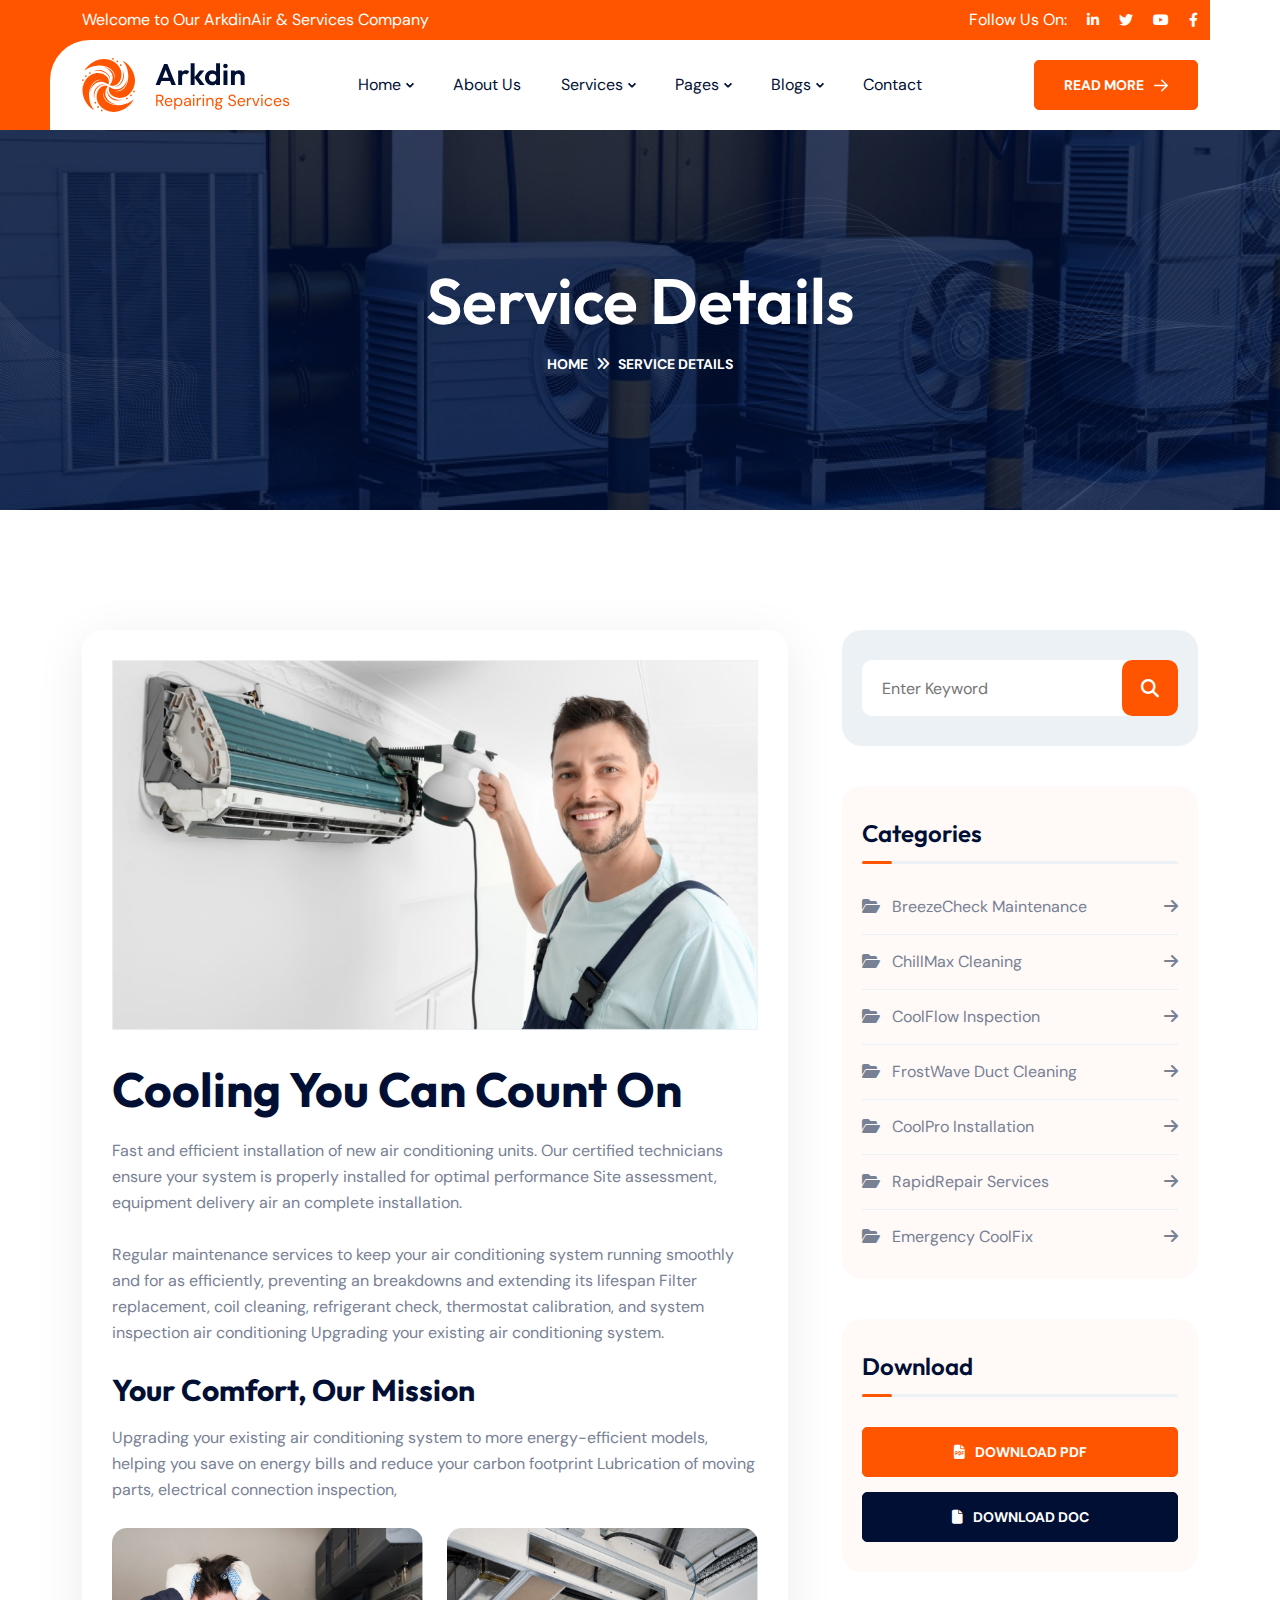
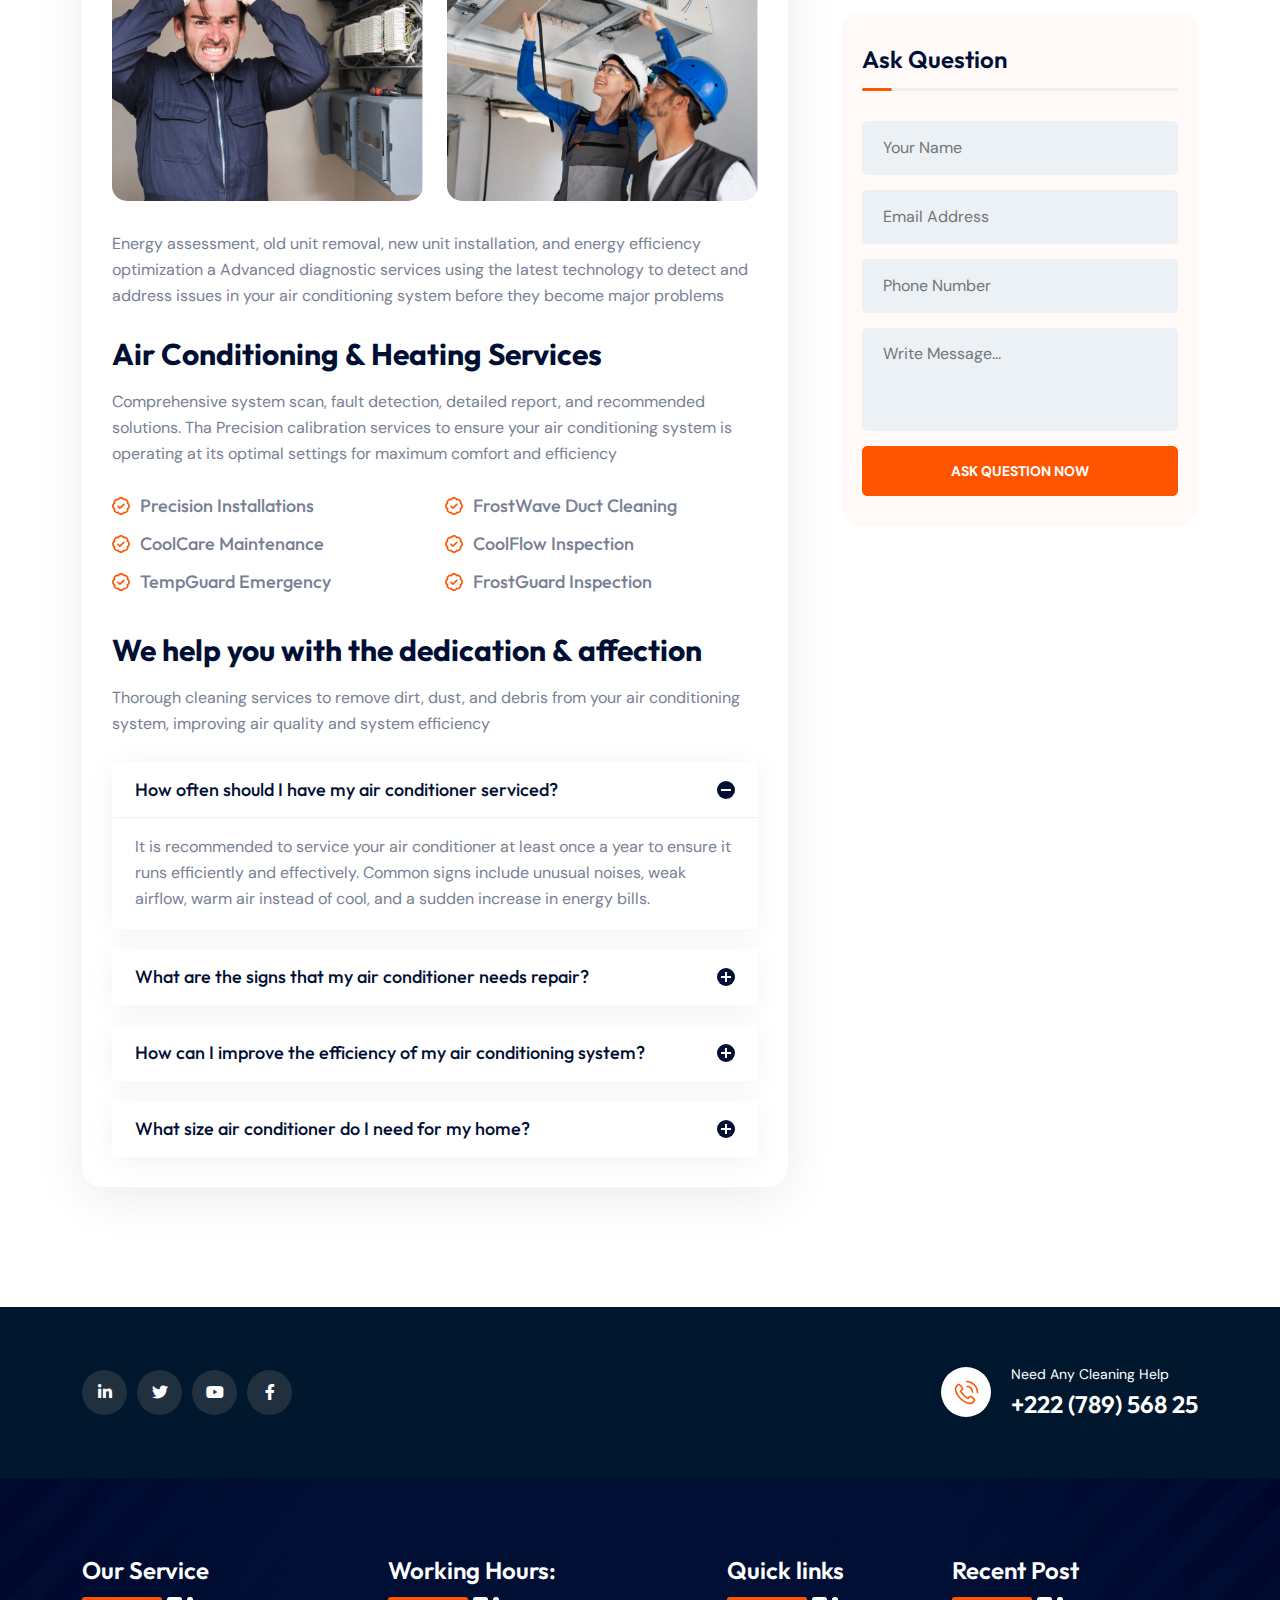
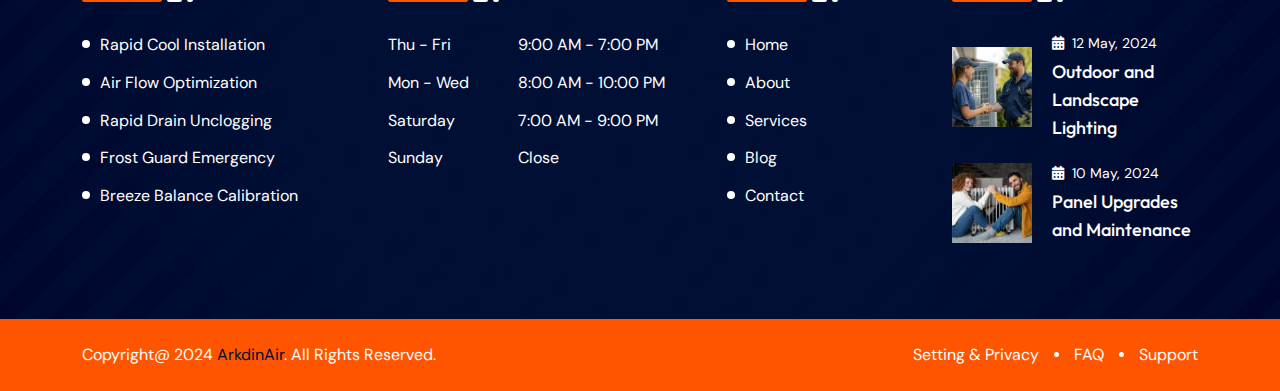
<file: service-details.html>
<!DOCTYPE html>
<html class="no-js" lang="en">
  <head>
    <!-- Meta Tags -->
    <meta charset="utf-8">
    <meta http-equiv="x-ua-compatible" content="ie=edge">
    <meta name="viewport" content="width=device-width, initial-scale=1">
    <meta name="author" content="ThemeServices">
    <!-- Favicon Icon -->
    <link rel="icon" href="assets/img/favicon.png">
    <!-- Site Title -->
    <title>Arkdin – Air Conditioning Services HTML Template</title>
    <link rel="stylesheet" href="assets/css/bootstrap.min.css">
    <link rel="stylesheet" href="assets/css/fontawesome.min.css">
    <link rel="stylesheet" href="assets/css/animate.css">
    <link rel="stylesheet" href="assets/css/slick.min.css">
    <link rel="stylesheet" href="assets/css/style.css">
  </head>
  <body>
    <div class="cs_preloader cs_accent_color">
      <div class="cs_preloader_in">
        <img src="assets/img/preloader_icon.svg" alt="Bione">
      </div>
    </div>
    <!-- Start Header Section -->
    <header class="cs_site_header cs_style_1 cs_heading_color cs_sticky_header">
      <div class="cs_top_header">
        <div class="container">
          <div class="cs_top_header_in">
            <div class="cs_top_header_left">Welcome to Our ArkdinAir & Services Company</div>
            <div class="cs_top_header_left">
              <div class="cs_header_social_links_wrap">
                <p class="mb-0">Follow Us On: </p>
                <div class="cs_header_social_links">
                  <a href="#" class="cs_social_btn cs_center">
                    <i class="fa-brands fa-linkedin-in"></i>
                  </a>
                  <a href="#" class="cs_social_btn cs_center">
                    <i class="fa-brands fa-twitter"></i>
                  </a>
                  <a href="#" class="cs_social_btn cs_center">
                    <i class="fa-brands fa-youtube"></i>
                  </a>
                  <a href="#" class="cs_social_btn cs_center">
                    <i class="fa-brands fa-facebook-f"></i>
                  </a>
                </div>
              </div>
            </div>
          </div>
        </div>
      </div>
      <div class="cs_main_header cs_accent_bg">
        <div class="container">
          <div class="cs_main_header_in">
            <div class="cs_main_header_left">
              <a class="cs_site_branding" href="index.html">
                <img src="assets/img/logo.svg" alt="Logo">
              </a>
            </div>
            <div class="cs_main_header_center">
              <div class="cs_nav">
                <ul class="cs_nav_list">
                  <li class="menu-item-has-children">
                    <a href="index.html">Home</a>
                    <ul>
                      <li><a href="index.html">Home V1</a></li>
                      <li><a href="home-v2.html">Home V2</a></li>
                    </ul>
                  </li>
                  <li><a href="about-us.html">About Us</a></li>
                  <li class="menu-item-has-children">
                    <a href="service.html">Services</a>
                    <ul>
                      <li><a href="service.html">Services</a></li>
                      <li><a href="service-details.html">Service Details</a></li>
                    </ul>
                  </li>
                  <li class="menu-item-has-children">
                    <a href="#">Pages</a>
                    <ul>
                      <li><a href="team.html">Team</a></li>
                      <li><a href="team-details.html">Team Details</a></li>
                      <li><a href="projects.html">Projects</a></li>
                      <li><a href="project-details.html">Project Details</a></li>
                    </ul>
                  </li>
                  <li class="menu-item-has-children">
                    <a href="blog.html">Blogs</a>
                    <ul>
                      <li><a href="blog.html">Blogs</a></li>
                      <li><a href="blog-details.html">Blog Details</a></li>
                    </ul>
                  </li>
                  <li><a href="contact.html">Contact</a></li>
                </ul>
              </div>
            </div>
            <div class="cs_main_header_right">
              <a href="contact.html" class="cs_btn cs_style_1">
                <span>Read More</span>
                <svg width="14" height="13" viewBox="0 0 14 13" fill="none" xmlns="http://www.w3.org/2000/svg">
                  <path d="M8.28125 0.71875L13.7812 5.96875C13.9271 6.11458 14 6.29167 14 6.5C14 6.70833 13.9271 6.88542 13.7812 7.03125L8.28125 12.2812C7.90625 12.5729 7.55208 12.5729 7.21875 12.2812C6.92708 11.9062 6.92708 11.5521 7.21875 11.2188L11.375 7.25H0.75C0.291667 7.20833 0.0416667 6.95833 0 6.5C0.0416667 6.04167 0.291667 5.79167 0.75 5.75H11.375L7.21875 1.78125C6.92708 1.44792 6.92708 1.09375 7.21875 0.71875C7.55208 0.427083 7.90625 0.427083 8.28125 0.71875Z" fill="currentColor"></path>
                </svg>                
              </a>
            </div>
          </div>
        </div>
      </div>
    </header>
    <div class="cs_site_header_spacing_130"></div>
    <!-- End Header Section -->
    <!-- Start Page Heading -->
    <section class="cs_page_heading cs_bg_filed cs_center cs_primary_bg text-center" data-src="assets/img/page_heading_1.jpg">
      <div class="container">
        <h1 class="cs_white_color cs_semibold cs_white_color cs_mb_10 cs_fs_64">Service Details</h1>
        <ol class="breadcrumb">
          <li class="breadcrumb-item"><a href="index.html">Home</a></li>
          <li class="breadcrumb-item active">Service Details</li>
        </ol>
      </div>
    </section>
    <!-- End Page Heading -->
    <!-- Start Service Details -->
    <section>
      <div class="cs_height_120 cs_height_lg_80"></div>
      <div class="container">
        <div class="row cs_gap_y_60">
          <div class="col-lg-8">
            <div class="cs_pr_30">
              <div class="cs_service_details">
                <img src="assets/img/service_details_1.jpg" alt="">
                <h2 class="cs_fs_48 cs_mb_20">Cooling You Can Count On</h2>
                <p class="cs_mb_25">Fast and efficient installation of new air conditioning units. Our certified technicians ensure your system is properly installed for optimal performance Site assessment, equipment delivery air an complete installation. <br><br>Regular maintenance services to keep your air conditioning system running smoothly and  for as efficiently, preventing an breakdowns and extending its lifespan  Filter replacement, coil cleaning, refrigerant check, thermostat calibration, and system inspection air conditioning Upgrading your existing air conditioning system.</p>
                <h3 class="cs_fs_30 cs_mb_15">Your Comfort, Our Mission</h3>
                <p class="cs_mb_25">Upgrading your existing air conditioning system to more energy-efficient models, helping you save on energy bills and reduce your carbon footprint  Lubrication of moving parts, electrical connection inspection,</p>
                <div class="row">
                  <div class="col-lg-6">
                    <img src="assets/img/service_details_2.jpg" alt="">
                  </div>
                  <div class="col-lg-6">
                    <img src="assets/img/service_details_3.jpg" alt="">
                  </div>
                </div>
                <p class="cs_mb_25">Energy assessment, old unit removal, new unit installation, and energy efficiency optimization a Advanced diagnostic services using the latest technology to detect and address issues in your air conditioning system before they become major problems</p>
                <h3 class="cs_fs_30 cs_mb_15">Air Conditioning & Heating Services</h3>
                <p class="cs_mb_25">Comprehensive system scan, fault detection, detailed report, and recommended solutions. Tha Precision calibration services to ensure your air conditioning system is operating at its optimal settings for maximum comfort and efficiency</p>
                <ul class="cs_list cs_style_1 cs_mp_0 cs_fs_18 cs_medium cs_heading_font">
                  <li>
                    <svg width="16" height="16" viewBox="0 0 16 16" fill="none" xmlns="http://www.w3.org/2000/svg">
                      <path d="M7.5 10.5C7.16667 10.8125 6.82292 10.8125 6.46875 10.5L4.71875 8.75C4.42708 8.41667 4.42708 8.07292 4.71875 7.71875C5.07292 7.42708 5.41667 7.42708 5.75 7.71875L7 8.9375L9.96875 5.96875C10.3229 5.67708 10.6667 5.67708 11 5.96875C11.3125 6.32292 11.3125 6.66667 11 7L7.5 10.5ZM10.75 1.34375C11.8333 1.21875 12.8021 1.55208 13.6562 2.34375C14.4479 3.17708 14.7812 4.14583 14.6562 5.25C15.4896 5.91667 15.9375 6.83333 16 8C15.9375 9.16667 15.4896 10.0833 14.6562 10.75C14.7812 11.8333 14.4479 12.8021 13.6562 13.6562C12.8021 14.4479 11.8333 14.7812 10.75 14.6562C10.0833 15.4896 9.16667 15.9375 8 16C6.83333 15.9375 5.91667 15.4896 5.25 14.6562C4.14583 14.7812 3.17708 14.4479 2.34375 13.6562C1.55208 12.8021 1.21875 11.8333 1.34375 10.75C0.489583 10.0833 0.0416667 9.16667 0 8C0.0416667 6.83333 0.489583 5.91667 1.34375 5.25C1.21875 4.14583 1.55208 3.17708 2.34375 2.34375C3.17708 1.55208 4.14583 1.21875 5.25 1.34375C5.91667 0.489583 6.83333 0.0416667 8 0C9.16667 0.0416667 10.0833 0.489583 10.75 1.34375ZM5.9375 3.09375L5.375 2.90625C4.625 2.69792 3.96875 2.86458 3.40625 3.40625C2.86458 3.96875 2.69792 4.625 2.90625 5.375L3.09375 5.9375L2.5625 6.25C1.89583 6.625 1.54167 7.20833 1.5 8C1.54167 8.79167 1.89583 9.375 2.5625 9.75L3.09375 10.0312L2.90625 10.5938C2.69792 11.3438 2.86458 12.0104 3.40625 12.5938C3.96875 13.1354 4.625 13.3021 5.375 13.0938L5.9375 12.9062L6.25 13.4688C6.625 14.1146 7.20833 14.4583 8 14.5C8.79167 14.4583 9.375 14.1146 9.75 13.4688L10.0312 12.9062L10.5938 13.0938C11.3438 13.3021 12.0104 13.1354 12.5938 12.5938C13.1354 12.0104 13.3021 11.3438 13.0938 10.5938L12.9062 10.0312L13.4688 9.75C14.1146 9.375 14.4583 8.79167 14.5 8C14.4583 7.20833 14.1146 6.625 13.4688 6.25L12.9062 5.9375L13.0938 5.375C13.3021 4.625 13.1354 3.96875 12.5938 3.40625C12.0104 2.86458 11.3438 2.69792 10.5938 2.90625L10.0312 3.09375L9.75 2.5625C9.375 1.89583 8.79167 1.54167 8 1.5C7.20833 1.54167 6.625 1.89583 6.25 2.5625L5.9375 3.09375Z" fill="currentColor"/>
                    </svg>                                                 
                    Precision Installations
                  </li>
                  <li>
                    <svg width="16" height="16" viewBox="0 0 16 16" fill="none" xmlns="http://www.w3.org/2000/svg">
                      <path d="M7.5 10.5C7.16667 10.8125 6.82292 10.8125 6.46875 10.5L4.71875 8.75C4.42708 8.41667 4.42708 8.07292 4.71875 7.71875C5.07292 7.42708 5.41667 7.42708 5.75 7.71875L7 8.9375L9.96875 5.96875C10.3229 5.67708 10.6667 5.67708 11 5.96875C11.3125 6.32292 11.3125 6.66667 11 7L7.5 10.5ZM10.75 1.34375C11.8333 1.21875 12.8021 1.55208 13.6562 2.34375C14.4479 3.17708 14.7812 4.14583 14.6562 5.25C15.4896 5.91667 15.9375 6.83333 16 8C15.9375 9.16667 15.4896 10.0833 14.6562 10.75C14.7812 11.8333 14.4479 12.8021 13.6562 13.6562C12.8021 14.4479 11.8333 14.7812 10.75 14.6562C10.0833 15.4896 9.16667 15.9375 8 16C6.83333 15.9375 5.91667 15.4896 5.25 14.6562C4.14583 14.7812 3.17708 14.4479 2.34375 13.6562C1.55208 12.8021 1.21875 11.8333 1.34375 10.75C0.489583 10.0833 0.0416667 9.16667 0 8C0.0416667 6.83333 0.489583 5.91667 1.34375 5.25C1.21875 4.14583 1.55208 3.17708 2.34375 2.34375C3.17708 1.55208 4.14583 1.21875 5.25 1.34375C5.91667 0.489583 6.83333 0.0416667 8 0C9.16667 0.0416667 10.0833 0.489583 10.75 1.34375ZM5.9375 3.09375L5.375 2.90625C4.625 2.69792 3.96875 2.86458 3.40625 3.40625C2.86458 3.96875 2.69792 4.625 2.90625 5.375L3.09375 5.9375L2.5625 6.25C1.89583 6.625 1.54167 7.20833 1.5 8C1.54167 8.79167 1.89583 9.375 2.5625 9.75L3.09375 10.0312L2.90625 10.5938C2.69792 11.3438 2.86458 12.0104 3.40625 12.5938C3.96875 13.1354 4.625 13.3021 5.375 13.0938L5.9375 12.9062L6.25 13.4688C6.625 14.1146 7.20833 14.4583 8 14.5C8.79167 14.4583 9.375 14.1146 9.75 13.4688L10.0312 12.9062L10.5938 13.0938C11.3438 13.3021 12.0104 13.1354 12.5938 12.5938C13.1354 12.0104 13.3021 11.3438 13.0938 10.5938L12.9062 10.0312L13.4688 9.75C14.1146 9.375 14.4583 8.79167 14.5 8C14.4583 7.20833 14.1146 6.625 13.4688 6.25L12.9062 5.9375L13.0938 5.375C13.3021 4.625 13.1354 3.96875 12.5938 3.40625C12.0104 2.86458 11.3438 2.69792 10.5938 2.90625L10.0312 3.09375L9.75 2.5625C9.375 1.89583 8.79167 1.54167 8 1.5C7.20833 1.54167 6.625 1.89583 6.25 2.5625L5.9375 3.09375Z" fill="currentColor"/>
                    </svg>                                                 
                    FrostWave Duct Cleaning
                  </li>
                  <li>
                    <svg width="16" height="16" viewBox="0 0 16 16" fill="none" xmlns="http://www.w3.org/2000/svg">
                      <path d="M7.5 10.5C7.16667 10.8125 6.82292 10.8125 6.46875 10.5L4.71875 8.75C4.42708 8.41667 4.42708 8.07292 4.71875 7.71875C5.07292 7.42708 5.41667 7.42708 5.75 7.71875L7 8.9375L9.96875 5.96875C10.3229 5.67708 10.6667 5.67708 11 5.96875C11.3125 6.32292 11.3125 6.66667 11 7L7.5 10.5ZM10.75 1.34375C11.8333 1.21875 12.8021 1.55208 13.6562 2.34375C14.4479 3.17708 14.7812 4.14583 14.6562 5.25C15.4896 5.91667 15.9375 6.83333 16 8C15.9375 9.16667 15.4896 10.0833 14.6562 10.75C14.7812 11.8333 14.4479 12.8021 13.6562 13.6562C12.8021 14.4479 11.8333 14.7812 10.75 14.6562C10.0833 15.4896 9.16667 15.9375 8 16C6.83333 15.9375 5.91667 15.4896 5.25 14.6562C4.14583 14.7812 3.17708 14.4479 2.34375 13.6562C1.55208 12.8021 1.21875 11.8333 1.34375 10.75C0.489583 10.0833 0.0416667 9.16667 0 8C0.0416667 6.83333 0.489583 5.91667 1.34375 5.25C1.21875 4.14583 1.55208 3.17708 2.34375 2.34375C3.17708 1.55208 4.14583 1.21875 5.25 1.34375C5.91667 0.489583 6.83333 0.0416667 8 0C9.16667 0.0416667 10.0833 0.489583 10.75 1.34375ZM5.9375 3.09375L5.375 2.90625C4.625 2.69792 3.96875 2.86458 3.40625 3.40625C2.86458 3.96875 2.69792 4.625 2.90625 5.375L3.09375 5.9375L2.5625 6.25C1.89583 6.625 1.54167 7.20833 1.5 8C1.54167 8.79167 1.89583 9.375 2.5625 9.75L3.09375 10.0312L2.90625 10.5938C2.69792 11.3438 2.86458 12.0104 3.40625 12.5938C3.96875 13.1354 4.625 13.3021 5.375 13.0938L5.9375 12.9062L6.25 13.4688C6.625 14.1146 7.20833 14.4583 8 14.5C8.79167 14.4583 9.375 14.1146 9.75 13.4688L10.0312 12.9062L10.5938 13.0938C11.3438 13.3021 12.0104 13.1354 12.5938 12.5938C13.1354 12.0104 13.3021 11.3438 13.0938 10.5938L12.9062 10.0312L13.4688 9.75C14.1146 9.375 14.4583 8.79167 14.5 8C14.4583 7.20833 14.1146 6.625 13.4688 6.25L12.9062 5.9375L13.0938 5.375C13.3021 4.625 13.1354 3.96875 12.5938 3.40625C12.0104 2.86458 11.3438 2.69792 10.5938 2.90625L10.0312 3.09375L9.75 2.5625C9.375 1.89583 8.79167 1.54167 8 1.5C7.20833 1.54167 6.625 1.89583 6.25 2.5625L5.9375 3.09375Z" fill="currentColor"/>
                    </svg>                                                 
                    CoolCare Maintenance
                  </li>
                  <li>
                    <svg width="16" height="16" viewBox="0 0 16 16" fill="none" xmlns="http://www.w3.org/2000/svg">
                      <path d="M7.5 10.5C7.16667 10.8125 6.82292 10.8125 6.46875 10.5L4.71875 8.75C4.42708 8.41667 4.42708 8.07292 4.71875 7.71875C5.07292 7.42708 5.41667 7.42708 5.75 7.71875L7 8.9375L9.96875 5.96875C10.3229 5.67708 10.6667 5.67708 11 5.96875C11.3125 6.32292 11.3125 6.66667 11 7L7.5 10.5ZM10.75 1.34375C11.8333 1.21875 12.8021 1.55208 13.6562 2.34375C14.4479 3.17708 14.7812 4.14583 14.6562 5.25C15.4896 5.91667 15.9375 6.83333 16 8C15.9375 9.16667 15.4896 10.0833 14.6562 10.75C14.7812 11.8333 14.4479 12.8021 13.6562 13.6562C12.8021 14.4479 11.8333 14.7812 10.75 14.6562C10.0833 15.4896 9.16667 15.9375 8 16C6.83333 15.9375 5.91667 15.4896 5.25 14.6562C4.14583 14.7812 3.17708 14.4479 2.34375 13.6562C1.55208 12.8021 1.21875 11.8333 1.34375 10.75C0.489583 10.0833 0.0416667 9.16667 0 8C0.0416667 6.83333 0.489583 5.91667 1.34375 5.25C1.21875 4.14583 1.55208 3.17708 2.34375 2.34375C3.17708 1.55208 4.14583 1.21875 5.25 1.34375C5.91667 0.489583 6.83333 0.0416667 8 0C9.16667 0.0416667 10.0833 0.489583 10.75 1.34375ZM5.9375 3.09375L5.375 2.90625C4.625 2.69792 3.96875 2.86458 3.40625 3.40625C2.86458 3.96875 2.69792 4.625 2.90625 5.375L3.09375 5.9375L2.5625 6.25C1.89583 6.625 1.54167 7.20833 1.5 8C1.54167 8.79167 1.89583 9.375 2.5625 9.75L3.09375 10.0312L2.90625 10.5938C2.69792 11.3438 2.86458 12.0104 3.40625 12.5938C3.96875 13.1354 4.625 13.3021 5.375 13.0938L5.9375 12.9062L6.25 13.4688C6.625 14.1146 7.20833 14.4583 8 14.5C8.79167 14.4583 9.375 14.1146 9.75 13.4688L10.0312 12.9062L10.5938 13.0938C11.3438 13.3021 12.0104 13.1354 12.5938 12.5938C13.1354 12.0104 13.3021 11.3438 13.0938 10.5938L12.9062 10.0312L13.4688 9.75C14.1146 9.375 14.4583 8.79167 14.5 8C14.4583 7.20833 14.1146 6.625 13.4688 6.25L12.9062 5.9375L13.0938 5.375C13.3021 4.625 13.1354 3.96875 12.5938 3.40625C12.0104 2.86458 11.3438 2.69792 10.5938 2.90625L10.0312 3.09375L9.75 2.5625C9.375 1.89583 8.79167 1.54167 8 1.5C7.20833 1.54167 6.625 1.89583 6.25 2.5625L5.9375 3.09375Z" fill="currentColor"/>
                    </svg>                                                 
                    CoolFlow Inspection
                  </li>
                  <li>
                    <svg width="16" height="16" viewBox="0 0 16 16" fill="none" xmlns="http://www.w3.org/2000/svg">
                      <path d="M7.5 10.5C7.16667 10.8125 6.82292 10.8125 6.46875 10.5L4.71875 8.75C4.42708 8.41667 4.42708 8.07292 4.71875 7.71875C5.07292 7.42708 5.41667 7.42708 5.75 7.71875L7 8.9375L9.96875 5.96875C10.3229 5.67708 10.6667 5.67708 11 5.96875C11.3125 6.32292 11.3125 6.66667 11 7L7.5 10.5ZM10.75 1.34375C11.8333 1.21875 12.8021 1.55208 13.6562 2.34375C14.4479 3.17708 14.7812 4.14583 14.6562 5.25C15.4896 5.91667 15.9375 6.83333 16 8C15.9375 9.16667 15.4896 10.0833 14.6562 10.75C14.7812 11.8333 14.4479 12.8021 13.6562 13.6562C12.8021 14.4479 11.8333 14.7812 10.75 14.6562C10.0833 15.4896 9.16667 15.9375 8 16C6.83333 15.9375 5.91667 15.4896 5.25 14.6562C4.14583 14.7812 3.17708 14.4479 2.34375 13.6562C1.55208 12.8021 1.21875 11.8333 1.34375 10.75C0.489583 10.0833 0.0416667 9.16667 0 8C0.0416667 6.83333 0.489583 5.91667 1.34375 5.25C1.21875 4.14583 1.55208 3.17708 2.34375 2.34375C3.17708 1.55208 4.14583 1.21875 5.25 1.34375C5.91667 0.489583 6.83333 0.0416667 8 0C9.16667 0.0416667 10.0833 0.489583 10.75 1.34375ZM5.9375 3.09375L5.375 2.90625C4.625 2.69792 3.96875 2.86458 3.40625 3.40625C2.86458 3.96875 2.69792 4.625 2.90625 5.375L3.09375 5.9375L2.5625 6.25C1.89583 6.625 1.54167 7.20833 1.5 8C1.54167 8.79167 1.89583 9.375 2.5625 9.75L3.09375 10.0312L2.90625 10.5938C2.69792 11.3438 2.86458 12.0104 3.40625 12.5938C3.96875 13.1354 4.625 13.3021 5.375 13.0938L5.9375 12.9062L6.25 13.4688C6.625 14.1146 7.20833 14.4583 8 14.5C8.79167 14.4583 9.375 14.1146 9.75 13.4688L10.0312 12.9062L10.5938 13.0938C11.3438 13.3021 12.0104 13.1354 12.5938 12.5938C13.1354 12.0104 13.3021 11.3438 13.0938 10.5938L12.9062 10.0312L13.4688 9.75C14.1146 9.375 14.4583 8.79167 14.5 8C14.4583 7.20833 14.1146 6.625 13.4688 6.25L12.9062 5.9375L13.0938 5.375C13.3021 4.625 13.1354 3.96875 12.5938 3.40625C12.0104 2.86458 11.3438 2.69792 10.5938 2.90625L10.0312 3.09375L9.75 2.5625C9.375 1.89583 8.79167 1.54167 8 1.5C7.20833 1.54167 6.625 1.89583 6.25 2.5625L5.9375 3.09375Z" fill="currentColor"/>
                    </svg>                                                 
                    TempGuard Emergency
                  </li>
                  <li>
                    <svg width="16" height="16" viewBox="0 0 16 16" fill="none" xmlns="http://www.w3.org/2000/svg">
                      <path d="M7.5 10.5C7.16667 10.8125 6.82292 10.8125 6.46875 10.5L4.71875 8.75C4.42708 8.41667 4.42708 8.07292 4.71875 7.71875C5.07292 7.42708 5.41667 7.42708 5.75 7.71875L7 8.9375L9.96875 5.96875C10.3229 5.67708 10.6667 5.67708 11 5.96875C11.3125 6.32292 11.3125 6.66667 11 7L7.5 10.5ZM10.75 1.34375C11.8333 1.21875 12.8021 1.55208 13.6562 2.34375C14.4479 3.17708 14.7812 4.14583 14.6562 5.25C15.4896 5.91667 15.9375 6.83333 16 8C15.9375 9.16667 15.4896 10.0833 14.6562 10.75C14.7812 11.8333 14.4479 12.8021 13.6562 13.6562C12.8021 14.4479 11.8333 14.7812 10.75 14.6562C10.0833 15.4896 9.16667 15.9375 8 16C6.83333 15.9375 5.91667 15.4896 5.25 14.6562C4.14583 14.7812 3.17708 14.4479 2.34375 13.6562C1.55208 12.8021 1.21875 11.8333 1.34375 10.75C0.489583 10.0833 0.0416667 9.16667 0 8C0.0416667 6.83333 0.489583 5.91667 1.34375 5.25C1.21875 4.14583 1.55208 3.17708 2.34375 2.34375C3.17708 1.55208 4.14583 1.21875 5.25 1.34375C5.91667 0.489583 6.83333 0.0416667 8 0C9.16667 0.0416667 10.0833 0.489583 10.75 1.34375ZM5.9375 3.09375L5.375 2.90625C4.625 2.69792 3.96875 2.86458 3.40625 3.40625C2.86458 3.96875 2.69792 4.625 2.90625 5.375L3.09375 5.9375L2.5625 6.25C1.89583 6.625 1.54167 7.20833 1.5 8C1.54167 8.79167 1.89583 9.375 2.5625 9.75L3.09375 10.0312L2.90625 10.5938C2.69792 11.3438 2.86458 12.0104 3.40625 12.5938C3.96875 13.1354 4.625 13.3021 5.375 13.0938L5.9375 12.9062L6.25 13.4688C6.625 14.1146 7.20833 14.4583 8 14.5C8.79167 14.4583 9.375 14.1146 9.75 13.4688L10.0312 12.9062L10.5938 13.0938C11.3438 13.3021 12.0104 13.1354 12.5938 12.5938C13.1354 12.0104 13.3021 11.3438 13.0938 10.5938L12.9062 10.0312L13.4688 9.75C14.1146 9.375 14.4583 8.79167 14.5 8C14.4583 7.20833 14.1146 6.625 13.4688 6.25L12.9062 5.9375L13.0938 5.375C13.3021 4.625 13.1354 3.96875 12.5938 3.40625C12.0104 2.86458 11.3438 2.69792 10.5938 2.90625L10.0312 3.09375L9.75 2.5625C9.375 1.89583 8.79167 1.54167 8 1.5C7.20833 1.54167 6.625 1.89583 6.25 2.5625L5.9375 3.09375Z" fill="currentColor"/>
                    </svg>                                                 
                    FrostGuard Inspection
                  </li>
                </ul>
                <h3 class="cs_fs_30 cs_mb_15">We help you with the dedication & affection</h3>
                <p class="cs_mb_25">Thorough cleaning services to remove dirt, dust, and debris from your air conditioning system, improving air quality and system efficiency</p>
                <div class="cs_accordians cs_style_1">
                  <div class="cs_accordian active">
                    <div class="cs_accordian_head">
                      <h2 class="cs_accordian_title cs_fs_18 cs_medium mb-0">How often should I have my air conditioner serviced?</h2>
                      <span class="cs_accordian_toggle"></span>
                    </div>
                    <div class="cs_accordian_body">
                      <p>It is recommended to service your air conditioner at least once a year to ensure it runs efficiently and effectively. Common signs include unusual noises, weak airflow, warm air instead of cool, and a sudden increase in energy bills.</p>
                    </div>
                  </div><!-- .cs_accordian -->
                  <div class="cs_accordian">
                    <div class="cs_accordian_head">
                      <h2 class="cs_accordian_title cs_fs_18 cs_medium mb-0">What are the signs that my air conditioner needs repair?</h2>
                      <span class="cs_accordian_toggle"></span>
                    </div>
                    <div class="cs_accordian_body">
                      <p>It is recommended to service your air conditioner at least once a year to ensure it runs efficiently and effectively. Common signs include unusual noises, weak airflow, warm air instead of cool, and a sudden increase in energy bills.</p>
                    </div>
                  </div><!-- .cs_accordian -->
                  <div class="cs_accordian">
                    <div class="cs_accordian_head">
                      <h2 class="cs_accordian_title cs_fs_18 cs_medium mb-0">How can I improve the efficiency of my air conditioning system?</h2>
                      <span class="cs_accordian_toggle"></span>
                    </div>
                    <div class="cs_accordian_body">
                      <p>It is recommended to service your air conditioner at least once a year to ensure it runs efficiently and effectively. Common signs include unusual noises, weak airflow, warm air instead of cool, and a sudden increase in energy bills.</p>
                    </div>
                  </div><!-- .cs_accordian -->
                  <div class="cs_accordian">
                    <div class="cs_accordian_head">
                      <h2 class="cs_accordian_title cs_fs_18 cs_medium mb-0">What size air conditioner do I need for my home?</h2>
                      <span class="cs_accordian_toggle"></span>
                    </div>
                    <div class="cs_accordian_body">
                      <p>It is recommended to service your air conditioner at least once a year to ensure it runs efficiently and effectively. Common signs include unusual noises, weak airflow, warm air instead of cool, and a sudden increase in energy bills.</p>
                    </div>
                  </div><!-- .cs_accordian -->
                </div>
              </div>
            </div>
          </div>
          <div class="col-lg-4">
            <div class="cs_right_sidebar">
              <div class="cs_sidebar_widget cs_color_1">
                <form action="#" class="cs_search_form">
                  <input type="text" placeholder="Enter Keyword" class="cs_search_input">
                  <button class="cs_search_submit_btn"><i class="fa-solid fa-search"></i></button>
                </form>
              </div>
              <div class="cs_sidebar_widget">
                <h2 class="cs_sidebar_widget_heading cs_fs_24 cs_semibold">Categories</h2>
                <ul class="cs_category_widget">
                  <li>
                    <a href="#">
                      <i class="fa-solid fa-folder-open"></i>
                      <span>BreezeCheck Maintenance</span>
                      <i class="fa-solid fa-arrow-right"></i>
                    </a>
                  </li>
                  <li>
                    <a href="#">
                      <i class="fa-solid fa-folder-open"></i>
                      <span>ChillMax Cleaning</span>
                      <i class="fa-solid fa-arrow-right"></i>
                    </a>
                  </li>
                  <li>
                    <a href="#">
                      <i class="fa-solid fa-folder-open"></i>
                      <span>CoolFlow Inspection</span>
                      <i class="fa-solid fa-arrow-right"></i>
                    </a>
                  </li>
                  <li>
                    <a href="#">
                      <i class="fa-solid fa-folder-open"></i>
                      <span>FrostWave Duct Cleaning</span>
                      <i class="fa-solid fa-arrow-right"></i>
                    </a>
                  </li>
                  <li>
                    <a href="#">
                      <i class="fa-solid fa-folder-open"></i>
                      <span>CoolPro Installation</span>
                      <i class="fa-solid fa-arrow-right"></i>
                    </a>
                  </li>
                  <li>
                    <a href="#">
                      <i class="fa-solid fa-folder-open"></i>
                      <span>RapidRepair Services</span>
                      <i class="fa-solid fa-arrow-right"></i>
                    </a>
                  </li>
                  <li>
                    <a href="#">
                      <i class="fa-solid fa-folder-open"></i>
                      <span>Emergency CoolFix</span>
                      <i class="fa-solid fa-arrow-right"></i>
                    </a>
                  </li>
                </ul>
              </div>
              <div class="cs_sidebar_widget">
                <h2 class="cs_sidebar_widget_heading cs_fs_24 cs_semibold">Download</h2>
                <div>
                  <a href="#" class="cs_btn cs_style_1 w-100 cs_mb_15">
                    <i class="fa-solid fa-file-pdf"></i>
                    <span>DOWNLOAD PDF</span>          
                  </a>
                  <a href="#" class="cs_btn cs_style_1 cs_color_2 w-100">
                    <i class="fa-solid fa-file"></i>
                    <span>DOWNLOAD DOC</span>                
                  </a>
                </div>
              </div>
              <div class="cs_sidebar_widget">
                <h2 class="cs_sidebar_widget_heading cs_fs_24 cs_semibold">Ask Question</h2>
                <form action="#">
                  <input type="text" class="cs_form_field cs_mb_15" placeholder="Your Name">
                  <input type="text" class="cs_form_field cs_mb_15" placeholder="Email Address">
                  <input type="text" class="cs_form_field cs_mb_15" placeholder="Phone Number">
                  <textarea cols="30" rows="3" class="cs_form_field cs_mb_15" placeholder="Write Message..."></textarea>
                  <button class="cs_btn cs_style_1 w-100" type="submit"><span>Ask Question Now</span></button>
                </form>
              </div>
            </div>
          </div>
        </div>
      </div>
      <div class="cs_height_120 cs_height_lg_80"></div>
    </section>
    <!-- End Service Details -->
    <!-- Start Footer -->
    <footer class="cs_footer cs_style_1">
      <div class="cs_footer_top">
        <div class="container">
          <div class="cs_footer_top_in">
            <div class="cs_social_btns cs_style_1">
              <a href="#" class="cs_social_btn cs_center">
                <i class="fa-brands fa-linkedin-in"></i>
              </a>
              <a href="#" class="cs_social_btn cs_center">
                <i class="fa-brands fa-twitter"></i>
              </a>
              <a href="#" class="cs_social_btn cs_center">
                <i class="fa-brands fa-youtube"></i>
              </a>
              <a href="#" class="cs_social_btn cs_center">
                <i class="fa-brands fa-facebook-f"></i>
              </a>
            </div>
            <div class="cs_footer_logo wow zoomIn" data-wow-duration="0.9s" data-wow-delay="0.25s"><img src="assets/img/footer_logo.svg" alt="Logo"></div>
            <div class="cs_footer_contact_card">
              <div class="cs_footer_contact_card_icon cs_white_bg cs_center">
                <img src="assets/img/icons/call.svg" alt="">
              </div>
              <div>
                <p class="cs_white_color cs_fs_14 mb-0">Need Any Cleaning Help</p>
                <h3 class="mb-0 cs_fs_24 cs_semibold cs_white_color"><a href="tel:+222(789)56825">+222 (789) 568 25</a></h3>
              </div>
            </div>
          </div>
        </div>
      </div>
      <div class="cs_main_footer cs_bg_filed cs_primary_bg cs_white_color" data-src="assets/img/footer_bg_1.jpg">
        <div class="container">
          <div class="cs_footer_row cs_type_1">
            <div class="cs_footer_col">
              <div class="cs_footer_widget">
                <h2 class="cs_footer_widget_title cs_fs_24 cs_semibold cs_white_color cs_mb_10">Our Service</h2>
                <div class="cs_footer_widget_seperator">
                  <span class="cs_accent_bg"></span>
                  <span class="cs_white_bg"></span>
                  <span class="cs_white_bg"></span>
                </div>
                <ul class="cs_footer_menu_2">
                  <li><a href="service-details.html">Rapid Cool Installation</a></li>
                  <li><a href="service-details.html">Air Flow Optimization</a></li>
                  <li><a href="service-details.html">Rapid Drain Unclogging</a></li>
                  <li><a href="service-details.html">Frost Guard Emergency</a></li>
                  <li><a href="service-details.html">Breeze Balance Calibration</a></li>
                </ul>
              </div>
            </div>
            <div class="cs_footer_col">
              <div class="cs_footer_widget">
                <h2 class="cs_footer_widget_title cs_fs_24 cs_semibold cs_white_color cs_mb_10">Working Hours:</h2>
                <div class="cs_footer_widget_seperator">
                  <span class="cs_accent_bg"></span>
                  <span class="cs_white_bg"></span>
                  <span class="cs_white_bg"></span>
                </div>
                <ul class="cs_working_hours">
                  <li>
                    <span>Thu - Fri</span>
                    <span>9:00 AM - 7:00 PM</span>
                  </li>
                  <li>
                    <span>Mon - Wed</span>
                    <span>8:00 AM - 10:00 PM</span>
                  </li>
                  <li>
                    <span>Saturday</span>
                    <span>7:00 AM - 9:00 PM</span>
                  </li>
                  <li>
                    <span>Sunday</span>
                    <span>Close</span>
                  </li>
                </ul>
              </div>
            </div>
            <div class="cs_footer_col">
              <div class="cs_footer_widget">
                <h2 class="cs_footer_widget_title cs_fs_24 cs_semibold cs_white_color cs_mb_10">Quick links</h2>
                <div class="cs_footer_widget_seperator">
                  <span class="cs_accent_bg"></span>
                  <span class="cs_white_bg"></span>
                  <span class="cs_white_bg"></span>
                </div>
                <ul class="cs_footer_menu_2">
                  <li><a href="index.html">Home</a></li>
                  <li><a href="about-us.html">About </a></li>
                  <li><a href="service.html">Services</a></li>
                  <li><a href="blog.html">Blog</a></li>
                  <li><a href="contact.html">Contact</a></li>
                </ul>
              </div>
            </div>
            <div class="cs_footer_col">
              <div class="cs_footer_widget">
                <h2 class="cs_footer_widget_title cs_fs_24 cs_semibold cs_white_color cs_mb_10">Recent Post</h2>
                <div class="cs_footer_widget_seperator">
                  <span class="cs_accent_bg"></span>
                  <span class="cs_white_bg"></span>
                  <span class="cs_white_bg"></span>
                </div>
                <ul class="cs_recent_post_widget">
                  <li>
                    <div class="cs_recent_post">
                      <a href="blog-details.html" class="cs_recent_post_thumb">
                        <img src="assets/img/recent_post_1.jpg" alt="">
                      </a>
                      <div class="cs_recent_post_right">
                        <p class="cs_recent_posted_by cs_fs_14">
                          <i class="fa-solid fa-calendar-alt"></i>                         
                          12 May, 2024
                        </p>
                        <h3 class="cs_white_color cs_fs_18 cs_medium mb-0">
                          <a href="blog-details.html">Outdoor and Landscape Lighting</a>
                        </h3>
                      </div>
                    </div>
                  </li>
                  <li>
                    <div class="cs_recent_post">
                      <a href="blog-details.html" class="cs_recent_post_thumb">
                        <img src="assets/img/recent_post_2.jpg" alt="">
                      </a>
                      <div class="cs_recent_post_right">
                        <p class="cs_recent_posted_by cs_fs_14">
                          <i class="fa-solid fa-calendar-alt"></i>                          
                          10 May, 2024
                        </p>
                        <h3 class="cs_white_color cs_fs_18 cs_medium mb-0">
                          <a href="blog-details.html">Panel Upgrades and Maintenance</a>
                        </h3>
                      </div>
                    </div>
                  </li>
                </ul>
              </div>
            </div>
          </div>
        </div>
      </div>
      <div class="cs_footer_bottom cs_accent_bg cs_white_color">
        <div class="container">
          <div class="cs_footer_bottom_in">
            <div class="cs_footer_copyright">Copyright@ 2024 <a href="#">ArkdinAir</a>. All Rights Reserved.</div>
            <ul class="cs_footer_menu cs_mp_0">
              <li><a href="#">Setting & Privacy </a></li>
              <li><a href="#">FAQ</a></li>
              <li><a href="#">Support</a></li>
            </ul>
          </div>
        </div>
      </div>
    </footer>
    <!-- End Footer -->
    <!-- Script -->
    <script src="assets/js/jquery-3.6.0.min.js"></script>
    <script src="assets/js/wow.min.js"></script>
    <script src="assets/js/jquery.slick.min.js"></script>
    <script src="assets/js/main.js"></script>
  </body>
</html>
</file>
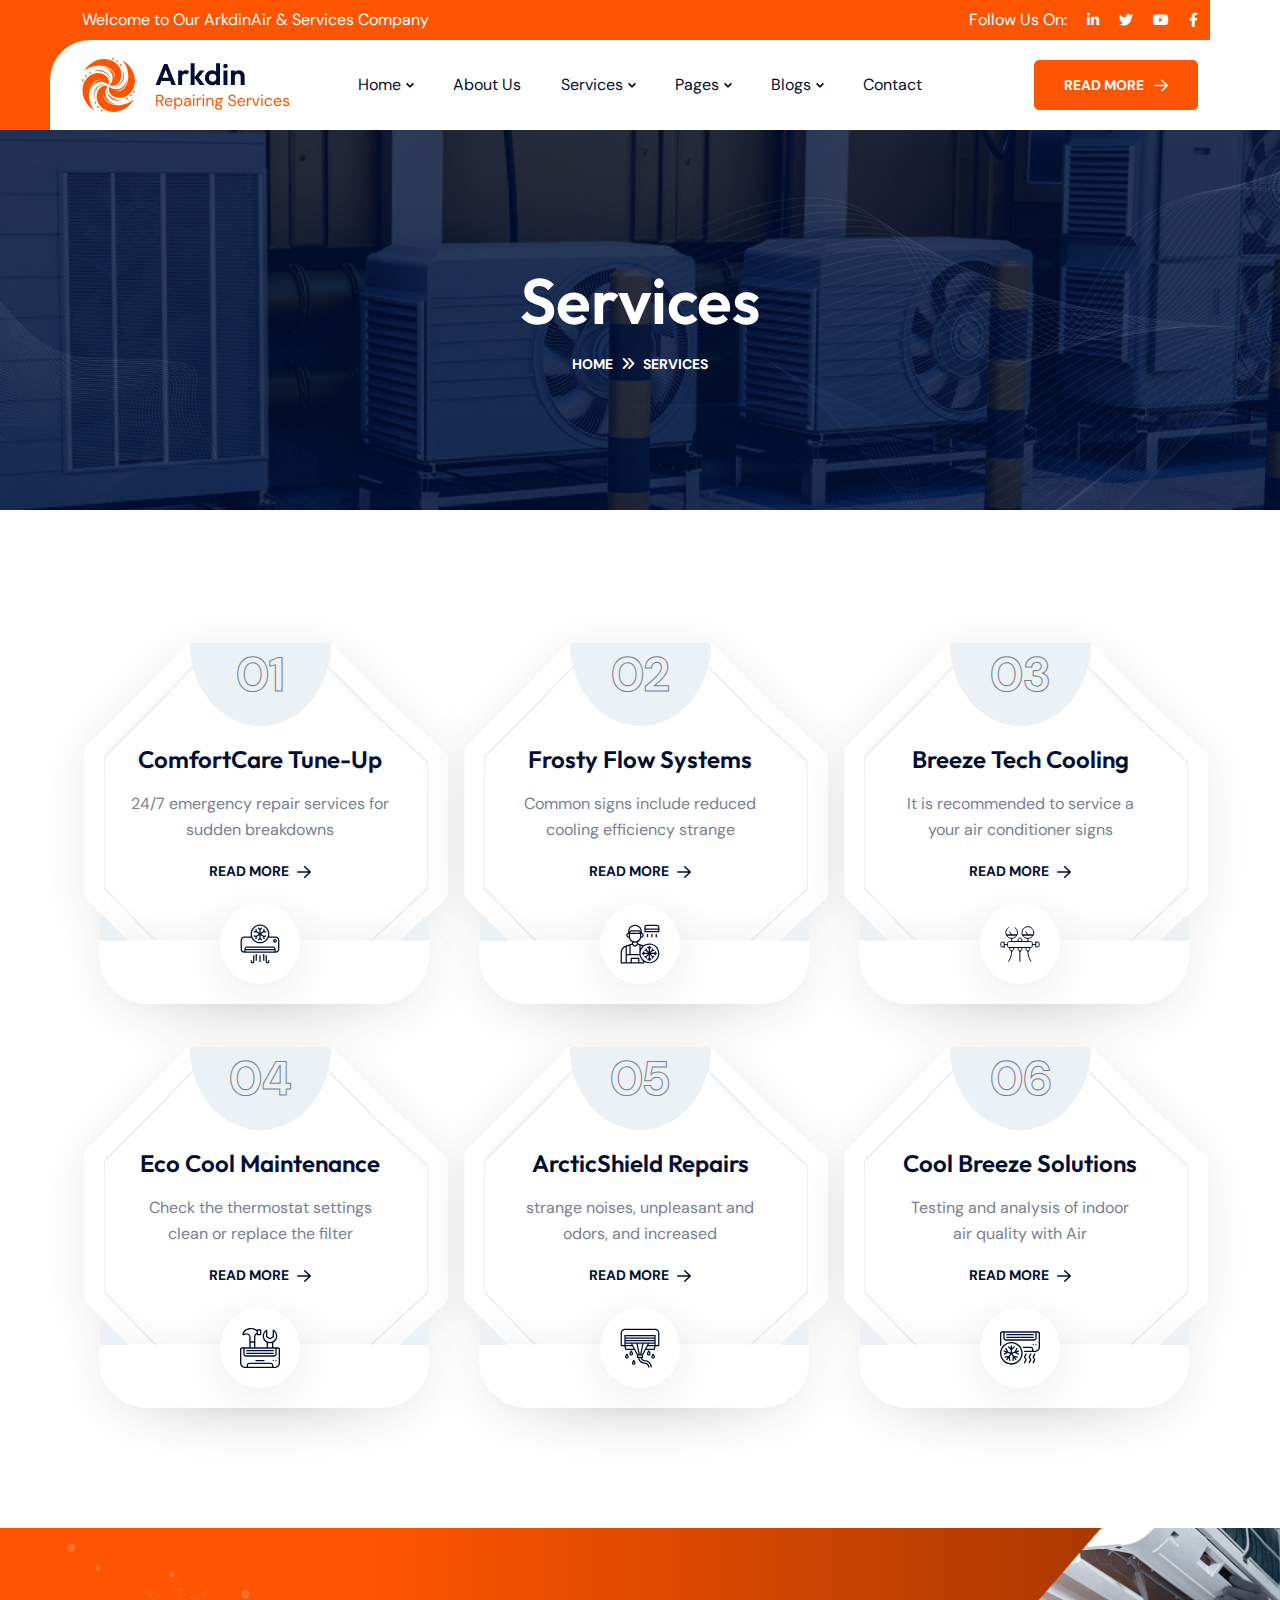
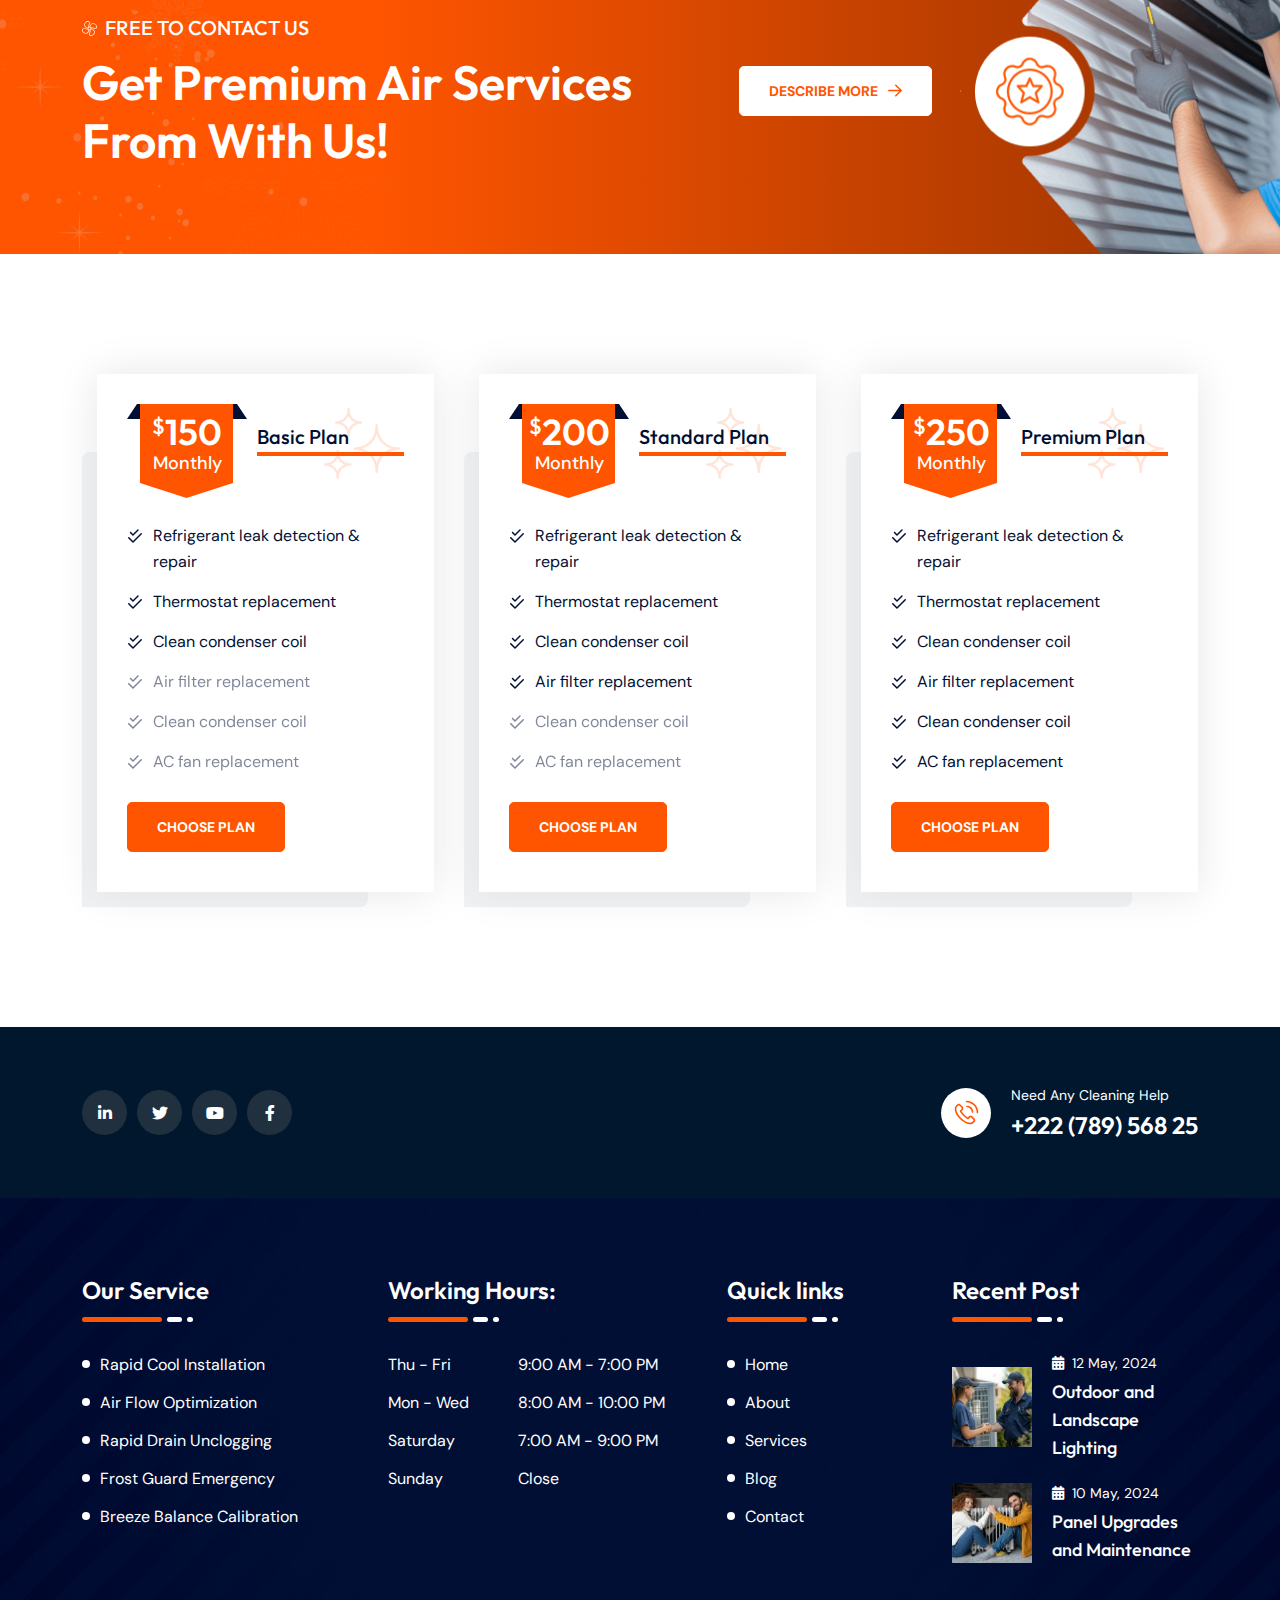
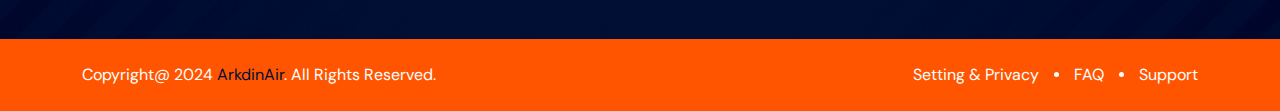
<file: service.html>
<!DOCTYPE html>
<html class="no-js" lang="en">
  <head>
    <!-- Meta Tags -->
    <meta charset="utf-8">
    <meta http-equiv="x-ua-compatible" content="ie=edge">
    <meta name="viewport" content="width=device-width, initial-scale=1">
    <meta name="author" content="ThemeServices">
    <!-- Favicon Icon -->
    <link rel="icon" href="assets/img/favicon.png">
    <!-- Site Title -->
    <title>Arkdin – Air Conditioning Services HTML Template</title>
    <link rel="stylesheet" href="assets/css/bootstrap.min.css">
    <link rel="stylesheet" href="assets/css/fontawesome.min.css">
    <link rel="stylesheet" href="assets/css/animate.css">
    <link rel="stylesheet" href="assets/css/slick.min.css">
    <link rel="stylesheet" href="assets/css/style.css">
  </head>
  <body>
    <div class="cs_preloader cs_accent_color">
      <div class="cs_preloader_in">
        <img src="assets/img/preloader_icon.svg" alt="Bione">
      </div>
    </div>
    <!-- Start Header Section -->
    <header class="cs_site_header cs_style_1 cs_heading_color cs_sticky_header">
      <div class="cs_top_header">
        <div class="container">
          <div class="cs_top_header_in">
            <div class="cs_top_header_left">Welcome to Our ArkdinAir & Services Company</div>
            <div class="cs_top_header_left">
              <div class="cs_header_social_links_wrap">
                <p class="mb-0">Follow Us On: </p>
                <div class="cs_header_social_links">
                  <a href="#" class="cs_social_btn cs_center">
                    <i class="fa-brands fa-linkedin-in"></i>
                  </a>
                  <a href="#" class="cs_social_btn cs_center">
                    <i class="fa-brands fa-twitter"></i>
                  </a>
                  <a href="#" class="cs_social_btn cs_center">
                    <i class="fa-brands fa-youtube"></i>
                  </a>
                  <a href="#" class="cs_social_btn cs_center">
                    <i class="fa-brands fa-facebook-f"></i>
                  </a>
                </div>
              </div>
            </div>
          </div>
        </div>
      </div>
      <div class="cs_main_header cs_accent_bg">
        <div class="container">
          <div class="cs_main_header_in">
            <div class="cs_main_header_left">
              <a class="cs_site_branding" href="index.html">
                <img src="assets/img/logo.svg" alt="Logo">
              </a>
            </div>
            <div class="cs_main_header_center">
              <div class="cs_nav">
                <ul class="cs_nav_list">
                  <li class="menu-item-has-children">
                    <a href="index.html">Home</a>
                    <ul>
                      <li><a href="index.html">Home V1</a></li>
                      <li><a href="home-v2.html">Home V2</a></li>
                    </ul>
                  </li>
                  <li><a href="about-us.html">About Us</a></li>
                  <li class="menu-item-has-children">
                    <a href="service.html">Services</a>
                    <ul>
                      <li><a href="service.html">Services</a></li>
                      <li><a href="service-details.html">Service Details</a></li>
                    </ul>
                  </li>
                  <li class="menu-item-has-children">
                    <a href="#">Pages</a>
                    <ul>
                      <li><a href="team.html">Team</a></li>
                      <li><a href="team-details.html">Team Details</a></li>
                      <li><a href="projects.html">Projects</a></li>
                      <li><a href="project-details.html">Project Details</a></li>
                    </ul>
                  </li>
                  <li class="menu-item-has-children">
                    <a href="blog.html">Blogs</a>
                    <ul>
                      <li><a href="blog.html">Blogs</a></li>
                      <li><a href="blog-details.html">Blog Details</a></li>
                    </ul>
                  </li>
                  <li><a href="contact.html">Contact</a></li>
                </ul>
              </div>
            </div>
            <div class="cs_main_header_right">
              <a href="contact.html" class="cs_btn cs_style_1">
                <span>Read More</span>
                <svg width="14" height="13" viewBox="0 0 14 13" fill="none" xmlns="http://www.w3.org/2000/svg">
                  <path d="M8.28125 0.71875L13.7812 5.96875C13.9271 6.11458 14 6.29167 14 6.5C14 6.70833 13.9271 6.88542 13.7812 7.03125L8.28125 12.2812C7.90625 12.5729 7.55208 12.5729 7.21875 12.2812C6.92708 11.9062 6.92708 11.5521 7.21875 11.2188L11.375 7.25H0.75C0.291667 7.20833 0.0416667 6.95833 0 6.5C0.0416667 6.04167 0.291667 5.79167 0.75 5.75H11.375L7.21875 1.78125C6.92708 1.44792 6.92708 1.09375 7.21875 0.71875C7.55208 0.427083 7.90625 0.427083 8.28125 0.71875Z" fill="currentColor"></path>
                </svg>                
              </a>
            </div>
          </div>
        </div>
      </div>
    </header>
    <div class="cs_site_header_spacing_130"></div>
    <!-- End Header Section -->
    <!-- Start Page Heading -->
    <section class="cs_page_heading cs_bg_filed cs_center cs_primary_bg text-center" data-src="assets/img/page_heading_1.jpg">
      <div class="container">
        <h1 class="cs_white_color cs_semibold cs_white_color cs_mb_10 cs_fs_64">Services</h1>
        <ol class="breadcrumb">
          <li class="breadcrumb-item"><a href="index.html">Home</a></li>
          <li class="breadcrumb-item active">Services</li>
        </ol>
      </div>
    </section>
    <!-- End Page Heading -->
    <!-- Start Service Section -->
    <section>
      <div class="cs_height_120 cs_height_lg_80"></div>
      <div class="container">
        <div class="row cs_gap_y_30">
          <div class="col-lg-4 col-md-6">
            <div class="cs_service_card cs_style_1 text-center">
              <div class="cs_service_card_in">
                <p class="cs_service_card_number cs_center cs_fs_48 cs_bold cs_mb_22">01</p>
                <h3 class="cs_service_card_title cs_fs_24 cs_semibold cs_mb_15">ComfortCare Tune-Up</h3>
                <p class="cs_service_card_subtitle cs_mb_15">24/7 emergency repair services for sudden breakdowns</p>
                <a href="service-details.html" class="cs_text_btn cs_fs_14 text-uppercase cs_heading_color cs_bold">
                  READ MORE
                  <svg width="14" height="14" viewBox="0 0 14 14" fill="none" xmlns="http://www.w3.org/2000/svg">
                    <path d="M8.28125 1.21875L13.7812 6.46875C13.9271 6.61458 14 6.79167 14 7C14 7.20833 13.9271 7.38542 13.7812 7.53125L8.28125 12.7812C7.90625 13.0729 7.55208 13.0729 7.21875 12.7812C6.92708 12.4062 6.92708 12.0521 7.21875 11.7188L11.375 7.75H0.75C0.291667 7.70833 0.0416667 7.45833 0 7C0.0416667 6.54167 0.291667 6.29167 0.75 6.25H11.375L7.21875 2.28125C6.92708 1.94792 6.92708 1.59375 7.21875 1.21875C7.55208 0.927083 7.90625 0.927083 8.28125 1.21875Z" fill="currentColor"/>
                  </svg>                    
                </a>
                <div class="cs_service_card_icon cs_center"><img src="assets/img/icons/service_icon_1.svg" alt=""></div>
              </div>
              <div class="cs_service_card_bg">
                <svg width="487" height="485" viewBox="0 0 487 485" fill="none" xmlns="http://www.w3.org/2000/svg">
                  <g filter="url(#filter0_d_6144_35471)">
                  <path d="M106.5 96.5L159.525 41.5287C160.468 40.5518 161.767 40 163.124 40H310.906C312.245 40 313.529 40.5377 314.469 41.4926L375.5 103.5L435.35 157.511C436.4 158.459 437 159.808 437 161.223V308.815C437 310.208 436.419 311.538 435.396 312.484L376.5 367L314.432 423.692C313.511 424.533 312.308 425 311.06 425H243.5H163.124C161.767 425 160.468 424.448 159.525 423.471L106.5 368.5L51.4336 312.459C50.5148 311.524 50 310.265 50 308.955V155.071C50 153.745 50.5268 152.473 51.4645 151.536L106.5 96.5Z" fill="white"/>
                  </g>
                  <g filter="url(#filter1_d_6144_3547q)">
                  <path d="M121.367 111.337L121.373 111.331L121.38 111.324L168.772 62.2221C169.526 61.4411 170.565 61 171.65 61H303.723C304.795 61 305.821 61.4299 306.573 62.1933L361.144 117.604L361.165 117.625L361.187 117.645L414.679 165.89C415.52 166.648 416 167.728 416 168.86V300.658C416 301.773 415.535 302.837 414.716 303.595L362.079 352.287L362.074 352.292L306.574 402.954C305.837 403.627 304.876 404 303.878 404H243.5H171.65C170.565 404 169.526 403.559 168.772 402.778L121.38 353.676L121.373 353.669L72.1477 303.602C71.4122 302.854 71 301.847 71 300.798V163.332C71 162.27 71.4218 161.253 72.1724 160.502L121.367 111.337Z" stroke="currentColor" stroke-width="2" shape-rendering="crispEdges"/>
                  </g>
                  <g filter="url(#filter2_d_6144_3547q)">
                  <path d="M66 358.001H417V375.001C417 402.615 394.614 425.001 367 425.001H116C88.3858 425.001 66 402.615 66 375.001V358.001Z" fill="white"/>
                  </g>
                  <path d="M403 342.501L413.612 332.268C414.882 331.044 417 331.944 417 333.708V358.001H386L403 342.501Z" fill="#ECF1F5"/>
                  <path d="M80.5 342.001L69.8593 330.98C68.6209 329.698 66.45 330.554 66.4207 332.337L66 358.001H97L80.5 342.001Z" fill="#ECF1F5"/>
                  <path d="M311 40.001C312.105 40.001 313.002 40.8968 312.981 42.0011C312.545 64.8809 304.645 86.7148 290.887 102.933C276.728 119.624 257.524 129.001 237.5 129.001C217.476 129.001 198.272 119.624 184.113 102.933C170.355 86.7148 162.455 64.8809 162.019 42.0011C161.998 40.8968 162.895 40.001 164 40.001L311 40.001Z" fill="currentColor"/>
                  <defs>
                  <filter id="filter0_d_6144_35471" x="0" y="0" width="487" height="485" filterUnits="userSpaceOnUse" color-interpolation-filters="sRGB">
                  <feFlood flood-opacity="0" result="BackgroundImageFix"/>
                  <feColorMatrix in="SourceAlpha" type="matrix" values="0 0 0 0 0 0 0 0 0 0 0 0 0 0 0 0 0 0 127 0" result="hardAlpha"/>
                  <feOffset dy="10"/>
                  <feGaussianBlur stdDeviation="25"/>
                  <feComposite in2="hardAlpha" operator="out"/>
                  <feColorMatrix type="matrix" values="0 0 0 0 0 0 0 0 0 0 0 0 0 0 0 0 0 0 0.08 0"/>
                  <feBlend mode="normal" in2="BackgroundImageFix" result="effect1_dropShadow_6144_3547"/>
                  <feBlend mode="normal" in="SourceGraphic" in2="effect1_dropShadow_6144_3547" result="shape"/>
                  </filter>
                  <filter id="filter1_d_6144_3547q" x="20" y="20" width="447" height="445" filterUnits="userSpaceOnUse" color-interpolation-filters="sRGB">
                  <feFlood flood-opacity="0" result="BackgroundImageFix"/>
                  <feColorMatrix in="SourceAlpha" type="matrix" values="0 0 0 0 0 0 0 0 0 0 0 0 0 0 0 0 0 0 127 0" result="hardAlpha"/>
                  <feOffset dy="10"/>
                  <feGaussianBlur stdDeviation="25"/>
                  <feComposite in2="hardAlpha" operator="out"/>
                  <feColorMatrix type="matrix" values="0 0 0 0 0 0 0 0 0 0 0 0 0 0 0 0 0 0 0.08 0"/>
                  <feBlend mode="normal" in2="BackgroundImageFix" result="effect1_dropShadow_6144_3547"/>
                  <feBlend mode="normal" in="SourceGraphic" in2="effect1_dropShadow_6144_3547" result="shape"/>
                  </filter>
                  <filter id="filter2_d_6144_3547q" x="16" y="318.001" width="451" height="167" filterUnits="userSpaceOnUse" color-interpolation-filters="sRGB">
                  <feFlood flood-opacity="0" result="BackgroundImageFix"/>
                  <feColorMatrix in="SourceAlpha" type="matrix" values="0 0 0 0 0 0 0 0 0 0 0 0 0 0 0 0 0 0 127 0" result="hardAlpha"/>
                  <feOffset dy="10"/>
                  <feGaussianBlur stdDeviation="25"/>
                  <feComposite in2="hardAlpha" operator="out"/>
                  <feColorMatrix type="matrix" values="0 0 0 0 0 0 0 0 0 0 0 0 0 0 0 0 0 0 0.08 0"/>
                  <feBlend mode="normal" in2="BackgroundImageFix" result="effect1_dropShadow_6144_3547"/>
                  <feBlend mode="normal" in="SourceGraphic" in2="effect1_dropShadow_6144_3547" result="shape"/>
                  </filter>
                  </defs>
                </svg>    
              </div>
            </div>
          </div>
          <div class="col-lg-4 col-md-6">
            <div class="cs_service_card cs_style_1 text-center">
              <div class="cs_service_card_in">
                <p class="cs_service_card_number cs_center cs_fs_48 cs_bold cs_mb_22">02</p>
                <h3 class="cs_service_card_title cs_fs_24 cs_semibold cs_mb_15">Frosty Flow Systems</h3>
                <p class="cs_service_card_subtitle cs_mb_15">Common signs include reduced <br>cooling efficiency strange</p>
                <a href="service-details.html" class="cs_text_btn cs_fs_14 text-uppercase cs_heading_color cs_bold">
                  READ MORE
                  <svg width="14" height="14" viewBox="0 0 14 14" fill="none" xmlns="http://www.w3.org/2000/svg">
                    <path d="M8.28125 1.21875L13.7812 6.46875C13.9271 6.61458 14 6.79167 14 7C14 7.20833 13.9271 7.38542 13.7812 7.53125L8.28125 12.7812C7.90625 13.0729 7.55208 13.0729 7.21875 12.7812C6.92708 12.4062 6.92708 12.0521 7.21875 11.7188L11.375 7.75H0.75C0.291667 7.70833 0.0416667 7.45833 0 7C0.0416667 6.54167 0.291667 6.29167 0.75 6.25H11.375L7.21875 2.28125C6.92708 1.94792 6.92708 1.59375 7.21875 1.21875C7.55208 0.927083 7.90625 0.927083 8.28125 1.21875Z" fill="currentColor"/>
                  </svg>                    
                </a>
                <div class="cs_service_card_icon cs_center"><img src="assets/img/icons/service_icon_2.svg" alt=""></div>
              </div>
              <div class="cs_service_card_bg">
                <svg width="487" height="485" viewBox="0 0 487 485" fill="none" xmlns="http://www.w3.org/2000/svg">
                  <g filter="url(#filter0_d_6144_35472)">
                  <path d="M106.5 96.5L159.525 41.5287C160.468 40.5518 161.767 40 163.124 40H310.906C312.245 40 313.529 40.5377 314.469 41.4926L375.5 103.5L435.35 157.511C436.4 158.459 437 159.808 437 161.223V308.815C437 310.208 436.419 311.538 435.396 312.484L376.5 367L314.432 423.692C313.511 424.533 312.308 425 311.06 425H243.5H163.124C161.767 425 160.468 424.448 159.525 423.471L106.5 368.5L51.4336 312.459C50.5148 311.524 50 310.265 50 308.955V155.071C50 153.745 50.5268 152.473 51.4645 151.536L106.5 96.5Z" fill="white"/>
                  </g>
                  <g filter="url(#filter1_d_6144_3547w)">
                  <path d="M121.367 111.337L121.373 111.331L121.38 111.324L168.772 62.2221C169.526 61.4411 170.565 61 171.65 61H303.723C304.795 61 305.821 61.4299 306.573 62.1933L361.144 117.604L361.165 117.625L361.187 117.645L414.679 165.89C415.52 166.648 416 167.728 416 168.86V300.658C416 301.773 415.535 302.837 414.716 303.595L362.079 352.287L362.074 352.292L306.574 402.954C305.837 403.627 304.876 404 303.878 404H243.5H171.65C170.565 404 169.526 403.559 168.772 402.778L121.38 353.676L121.373 353.669L72.1477 303.602C71.4122 302.854 71 301.847 71 300.798V163.332C71 162.27 71.4218 161.253 72.1724 160.502L121.367 111.337Z" stroke="currentColor" stroke-width="2" shape-rendering="crispEdges"/>
                  </g>
                  <g filter="url(#filter2_d_6144_3547w)">
                  <path d="M66 358.001H417V375.001C417 402.615 394.614 425.001 367 425.001H116C88.3858 425.001 66 402.615 66 375.001V358.001Z" fill="white"/>
                  </g>
                  <path d="M403 342.501L413.612 332.268C414.882 331.044 417 331.944 417 333.708V358.001H386L403 342.501Z" fill="#ECF1F5"/>
                  <path d="M80.5 342.001L69.8593 330.98C68.6209 329.698 66.45 330.554 66.4207 332.337L66 358.001H97L80.5 342.001Z" fill="#ECF1F5"/>
                  <path d="M311 40.001C312.105 40.001 313.002 40.8968 312.981 42.0011C312.545 64.8809 304.645 86.7148 290.887 102.933C276.728 119.624 257.524 129.001 237.5 129.001C217.476 129.001 198.272 119.624 184.113 102.933C170.355 86.7148 162.455 64.8809 162.019 42.0011C161.998 40.8968 162.895 40.001 164 40.001L311 40.001Z" fill="currentColor"/>
                  <defs>
                  <filter id="filter0_d_6144_35472" x="0" y="0" width="487" height="485" filterUnits="userSpaceOnUse" color-interpolation-filters="sRGB">
                  <feFlood flood-opacity="0" result="BackgroundImageFix"/>
                  <feColorMatrix in="SourceAlpha" type="matrix" values="0 0 0 0 0 0 0 0 0 0 0 0 0 0 0 0 0 0 127 0" result="hardAlpha"/>
                  <feOffset dy="10"/>
                  <feGaussianBlur stdDeviation="25"/>
                  <feComposite in2="hardAlpha" operator="out"/>
                  <feColorMatrix type="matrix" values="0 0 0 0 0 0 0 0 0 0 0 0 0 0 0 0 0 0 0.08 0"/>
                  <feBlend mode="normal" in2="BackgroundImageFix" result="effect1_dropShadow_6144_3547"/>
                  <feBlend mode="normal" in="SourceGraphic" in2="effect1_dropShadow_6144_3547" result="shape"/>
                  </filter>
                  <filter id="filter1_d_6144_3547w" x="20" y="20" width="447" height="445" filterUnits="userSpaceOnUse" color-interpolation-filters="sRGB">
                  <feFlood flood-opacity="0" result="BackgroundImageFix"/>
                  <feColorMatrix in="SourceAlpha" type="matrix" values="0 0 0 0 0 0 0 0 0 0 0 0 0 0 0 0 0 0 127 0" result="hardAlpha"/>
                  <feOffset dy="10"/>
                  <feGaussianBlur stdDeviation="25"/>
                  <feComposite in2="hardAlpha" operator="out"/>
                  <feColorMatrix type="matrix" values="0 0 0 0 0 0 0 0 0 0 0 0 0 0 0 0 0 0 0.08 0"/>
                  <feBlend mode="normal" in2="BackgroundImageFix" result="effect1_dropShadow_6144_3547"/>
                  <feBlend mode="normal" in="SourceGraphic" in2="effect1_dropShadow_6144_3547" result="shape"/>
                  </filter>
                  <filter id="filter2_d_6144_3547w" x="16" y="318.001" width="451" height="167" filterUnits="userSpaceOnUse" color-interpolation-filters="sRGB">
                  <feFlood flood-opacity="0" result="BackgroundImageFix"/>
                  <feColorMatrix in="SourceAlpha" type="matrix" values="0 0 0 0 0 0 0 0 0 0 0 0 0 0 0 0 0 0 127 0" result="hardAlpha"/>
                  <feOffset dy="10"/>
                  <feGaussianBlur stdDeviation="25"/>
                  <feComposite in2="hardAlpha" operator="out"/>
                  <feColorMatrix type="matrix" values="0 0 0 0 0 0 0 0 0 0 0 0 0 0 0 0 0 0 0.08 0"/>
                  <feBlend mode="normal" in2="BackgroundImageFix" result="effect1_dropShadow_6144_3547"/>
                  <feBlend mode="normal" in="SourceGraphic" in2="effect1_dropShadow_6144_3547" result="shape"/>
                  </filter>
                  </defs>
                </svg>    
              </div>
            </div>
          </div>
          <div class="col-lg-4 col-md-6">
            <div class="cs_service_card cs_style_1 text-center">
              <div class="cs_service_card_in">
                <p class="cs_service_card_number cs_center cs_fs_48 cs_bold cs_mb_22">03</p>
                <h3 class="cs_service_card_title cs_fs_24 cs_semibold cs_mb_15">Breeze Tech Cooling</h3>
                <p class="cs_service_card_subtitle cs_mb_15">It is recommended to service a <br>your air conditioner signs </p>
                <a href="service-details.html" class="cs_text_btn cs_fs_14 text-uppercase cs_heading_color cs_bold">
                  READ MORE
                  <svg width="14" height="14" viewBox="0 0 14 14" fill="none" xmlns="http://www.w3.org/2000/svg">
                    <path d="M8.28125 1.21875L13.7812 6.46875C13.9271 6.61458 14 6.79167 14 7C14 7.20833 13.9271 7.38542 13.7812 7.53125L8.28125 12.7812C7.90625 13.0729 7.55208 13.0729 7.21875 12.7812C6.92708 12.4062 6.92708 12.0521 7.21875 11.7188L11.375 7.75H0.75C0.291667 7.70833 0.0416667 7.45833 0 7C0.0416667 6.54167 0.291667 6.29167 0.75 6.25H11.375L7.21875 2.28125C6.92708 1.94792 6.92708 1.59375 7.21875 1.21875C7.55208 0.927083 7.90625 0.927083 8.28125 1.21875Z" fill="currentColor"/>
                  </svg>                    
                </a>
                <div class="cs_service_card_icon cs_center"><img src="assets/img/icons/service_icon_3.svg" alt=""></div>
              </div>
              <div class="cs_service_card_bg">
                <svg width="487" height="485" viewBox="0 0 487 485" fill="none" xmlns="http://www.w3.org/2000/svg">
                  <g filter="url(#filter0_d_6144_35473)">
                  <path d="M106.5 96.5L159.525 41.5287C160.468 40.5518 161.767 40 163.124 40H310.906C312.245 40 313.529 40.5377 314.469 41.4926L375.5 103.5L435.35 157.511C436.4 158.459 437 159.808 437 161.223V308.815C437 310.208 436.419 311.538 435.396 312.484L376.5 367L314.432 423.692C313.511 424.533 312.308 425 311.06 425H243.5H163.124C161.767 425 160.468 424.448 159.525 423.471L106.5 368.5L51.4336 312.459C50.5148 311.524 50 310.265 50 308.955V155.071C50 153.745 50.5268 152.473 51.4645 151.536L106.5 96.5Z" fill="white"/>
                  </g>
                  <g filter="url(#filter1_d_6144_3547e)">
                  <path d="M121.367 111.337L121.373 111.331L121.38 111.324L168.772 62.2221C169.526 61.4411 170.565 61 171.65 61H303.723C304.795 61 305.821 61.4299 306.573 62.1933L361.144 117.604L361.165 117.625L361.187 117.645L414.679 165.89C415.52 166.648 416 167.728 416 168.86V300.658C416 301.773 415.535 302.837 414.716 303.595L362.079 352.287L362.074 352.292L306.574 402.954C305.837 403.627 304.876 404 303.878 404H243.5H171.65C170.565 404 169.526 403.559 168.772 402.778L121.38 353.676L121.373 353.669L72.1477 303.602C71.4122 302.854 71 301.847 71 300.798V163.332C71 162.27 71.4218 161.253 72.1724 160.502L121.367 111.337Z" stroke="currentColor" stroke-width="2" shape-rendering="crispEdges"/>
                  </g>
                  <g filter="url(#filter2_d_6144_3547e)">
                  <path d="M66 358.001H417V375.001C417 402.615 394.614 425.001 367 425.001H116C88.3858 425.001 66 402.615 66 375.001V358.001Z" fill="white"/>
                  </g>
                  <path d="M403 342.501L413.612 332.268C414.882 331.044 417 331.944 417 333.708V358.001H386L403 342.501Z" fill="#ECF1F5"/>
                  <path d="M80.5 342.001L69.8593 330.98C68.6209 329.698 66.45 330.554 66.4207 332.337L66 358.001H97L80.5 342.001Z" fill="#ECF1F5"/>
                  <path d="M311 40.001C312.105 40.001 313.002 40.8968 312.981 42.0011C312.545 64.8809 304.645 86.7148 290.887 102.933C276.728 119.624 257.524 129.001 237.5 129.001C217.476 129.001 198.272 119.624 184.113 102.933C170.355 86.7148 162.455 64.8809 162.019 42.0011C161.998 40.8968 162.895 40.001 164 40.001L311 40.001Z" fill="currentColor"/>
                  <defs>
                  <filter id="filter0_d_6144_35473" x="0" y="0" width="487" height="485" filterUnits="userSpaceOnUse" color-interpolation-filters="sRGB">
                  <feFlood flood-opacity="0" result="BackgroundImageFix"/>
                  <feColorMatrix in="SourceAlpha" type="matrix" values="0 0 0 0 0 0 0 0 0 0 0 0 0 0 0 0 0 0 127 0" result="hardAlpha"/>
                  <feOffset dy="10"/>
                  <feGaussianBlur stdDeviation="25"/>
                  <feComposite in2="hardAlpha" operator="out"/>
                  <feColorMatrix type="matrix" values="0 0 0 0 0 0 0 0 0 0 0 0 0 0 0 0 0 0 0.08 0"/>
                  <feBlend mode="normal" in2="BackgroundImageFix" result="effect1_dropShadow_6144_3547"/>
                  <feBlend mode="normal" in="SourceGraphic" in2="effect1_dropShadow_6144_3547" result="shape"/>
                  </filter>
                  <filter id="filter1_d_6144_3547e" x="20" y="20" width="447" height="445" filterUnits="userSpaceOnUse" color-interpolation-filters="sRGB">
                  <feFlood flood-opacity="0" result="BackgroundImageFix"/>
                  <feColorMatrix in="SourceAlpha" type="matrix" values="0 0 0 0 0 0 0 0 0 0 0 0 0 0 0 0 0 0 127 0" result="hardAlpha"/>
                  <feOffset dy="10"/>
                  <feGaussianBlur stdDeviation="25"/>
                  <feComposite in2="hardAlpha" operator="out"/>
                  <feColorMatrix type="matrix" values="0 0 0 0 0 0 0 0 0 0 0 0 0 0 0 0 0 0 0.08 0"/>
                  <feBlend mode="normal" in2="BackgroundImageFix" result="effect1_dropShadow_6144_3547"/>
                  <feBlend mode="normal" in="SourceGraphic" in2="effect1_dropShadow_6144_3547" result="shape"/>
                  </filter>
                  <filter id="filter2_d_6144_3547e" x="16" y="318.001" width="451" height="167" filterUnits="userSpaceOnUse" color-interpolation-filters="sRGB">
                  <feFlood flood-opacity="0" result="BackgroundImageFix"/>
                  <feColorMatrix in="SourceAlpha" type="matrix" values="0 0 0 0 0 0 0 0 0 0 0 0 0 0 0 0 0 0 127 0" result="hardAlpha"/>
                  <feOffset dy="10"/>
                  <feGaussianBlur stdDeviation="25"/>
                  <feComposite in2="hardAlpha" operator="out"/>
                  <feColorMatrix type="matrix" values="0 0 0 0 0 0 0 0 0 0 0 0 0 0 0 0 0 0 0.08 0"/>
                  <feBlend mode="normal" in2="BackgroundImageFix" result="effect1_dropShadow_6144_3547"/>
                  <feBlend mode="normal" in="SourceGraphic" in2="effect1_dropShadow_6144_3547" result="shape"/>
                  </filter>
                  </defs>
                </svg>    
              </div>
            </div>
          </div>
          <div class="col-lg-4 col-md-6">
            <div class="cs_service_card cs_style_1 text-center">
              <div class="cs_service_card_in">
                <p class="cs_service_card_number cs_center cs_fs_48 cs_bold cs_mb_22">04</p>
                <h3 class="cs_service_card_title cs_fs_24 cs_semibold cs_mb_15">Eco Cool Maintenance</h3>
                <p class="cs_service_card_subtitle cs_mb_15">Check the thermostat settings <br>clean or replace the filter</p>
                <a href="service-details.html" class="cs_text_btn cs_fs_14 text-uppercase cs_heading_color cs_bold">
                  READ MORE
                  <svg width="14" height="14" viewBox="0 0 14 14" fill="none" xmlns="http://www.w3.org/2000/svg">
                    <path d="M8.28125 1.21875L13.7812 6.46875C13.9271 6.61458 14 6.79167 14 7C14 7.20833 13.9271 7.38542 13.7812 7.53125L8.28125 12.7812C7.90625 13.0729 7.55208 13.0729 7.21875 12.7812C6.92708 12.4062 6.92708 12.0521 7.21875 11.7188L11.375 7.75H0.75C0.291667 7.70833 0.0416667 7.45833 0 7C0.0416667 6.54167 0.291667 6.29167 0.75 6.25H11.375L7.21875 2.28125C6.92708 1.94792 6.92708 1.59375 7.21875 1.21875C7.55208 0.927083 7.90625 0.927083 8.28125 1.21875Z" fill="currentColor"/>
                  </svg>                    
                </a>
                <div class="cs_service_card_icon cs_center"><img src="assets/img/icons/service_icon_4.svg" alt=""></div>
              </div>
              <div class="cs_service_card_bg">
                <svg width="487" height="485" viewBox="0 0 487 485" fill="none" xmlns="http://www.w3.org/2000/svg">
                  <g filter="url(#filter0_d_6144_35474)">
                  <path d="M106.5 96.5L159.525 41.5287C160.468 40.5518 161.767 40 163.124 40H310.906C312.245 40 313.529 40.5377 314.469 41.4926L375.5 103.5L435.35 157.511C436.4 158.459 437 159.808 437 161.223V308.815C437 310.208 436.419 311.538 435.396 312.484L376.5 367L314.432 423.692C313.511 424.533 312.308 425 311.06 425H243.5H163.124C161.767 425 160.468 424.448 159.525 423.471L106.5 368.5L51.4336 312.459C50.5148 311.524 50 310.265 50 308.955V155.071C50 153.745 50.5268 152.473 51.4645 151.536L106.5 96.5Z" fill="white"/>
                  </g>
                  <g filter="url(#filter1_d_6144_3547r)">
                  <path d="M121.367 111.337L121.373 111.331L121.38 111.324L168.772 62.2221C169.526 61.4411 170.565 61 171.65 61H303.723C304.795 61 305.821 61.4299 306.573 62.1933L361.144 117.604L361.165 117.625L361.187 117.645L414.679 165.89C415.52 166.648 416 167.728 416 168.86V300.658C416 301.773 415.535 302.837 414.716 303.595L362.079 352.287L362.074 352.292L306.574 402.954C305.837 403.627 304.876 404 303.878 404H243.5H171.65C170.565 404 169.526 403.559 168.772 402.778L121.38 353.676L121.373 353.669L72.1477 303.602C71.4122 302.854 71 301.847 71 300.798V163.332C71 162.27 71.4218 161.253 72.1724 160.502L121.367 111.337Z" stroke="currentColor" stroke-width="2" shape-rendering="crispEdges"/>
                  </g>
                  <g filter="url(#filter2_d_6144_3547g)">
                  <path d="M66 358.001H417V375.001C417 402.615 394.614 425.001 367 425.001H116C88.3858 425.001 66 402.615 66 375.001V358.001Z" fill="white"/>
                  </g>
                  <path d="M403 342.501L413.612 332.268C414.882 331.044 417 331.944 417 333.708V358.001H386L403 342.501Z" fill="#ECF1F5"/>
                  <path d="M80.5 342.001L69.8593 330.98C68.6209 329.698 66.45 330.554 66.4207 332.337L66 358.001H97L80.5 342.001Z" fill="#ECF1F5"/>
                  <path d="M311 40.001C312.105 40.001 313.002 40.8968 312.981 42.0011C312.545 64.8809 304.645 86.7148 290.887 102.933C276.728 119.624 257.524 129.001 237.5 129.001C217.476 129.001 198.272 119.624 184.113 102.933C170.355 86.7148 162.455 64.8809 162.019 42.0011C161.998 40.8968 162.895 40.001 164 40.001L311 40.001Z" fill="currentColor"/>
                  <defs>
                  <filter id="filter0_d_6144_35474" x="0" y="0" width="487" height="485" filterUnits="userSpaceOnUse" color-interpolation-filters="sRGB">
                  <feFlood flood-opacity="0" result="BackgroundImageFix"/>
                  <feColorMatrix in="SourceAlpha" type="matrix" values="0 0 0 0 0 0 0 0 0 0 0 0 0 0 0 0 0 0 127 0" result="hardAlpha"/>
                  <feOffset dy="10"/>
                  <feGaussianBlur stdDeviation="25"/>
                  <feComposite in2="hardAlpha" operator="out"/>
                  <feColorMatrix type="matrix" values="0 0 0 0 0 0 0 0 0 0 0 0 0 0 0 0 0 0 0.08 0"/>
                  <feBlend mode="normal" in2="BackgroundImageFix" result="effect1_dropShadow_6144_3547"/>
                  <feBlend mode="normal" in="SourceGraphic" in2="effect1_dropShadow_6144_3547" result="shape"/>
                  </filter>
                  <filter id="filter1_d_6144_3547r" x="20" y="20" width="447" height="445" filterUnits="userSpaceOnUse" color-interpolation-filters="sRGB">
                  <feFlood flood-opacity="0" result="BackgroundImageFix"/>
                  <feColorMatrix in="SourceAlpha" type="matrix" values="0 0 0 0 0 0 0 0 0 0 0 0 0 0 0 0 0 0 127 0" result="hardAlpha"/>
                  <feOffset dy="10"/>
                  <feGaussianBlur stdDeviation="25"/>
                  <feComposite in2="hardAlpha" operator="out"/>
                  <feColorMatrix type="matrix" values="0 0 0 0 0 0 0 0 0 0 0 0 0 0 0 0 0 0 0.08 0"/>
                  <feBlend mode="normal" in2="BackgroundImageFix" result="effect1_dropShadow_6144_3547"/>
                  <feBlend mode="normal" in="SourceGraphic" in2="effect1_dropShadow_6144_3547" result="shape"/>
                  </filter>
                  <filter id="filter2_d_6144_3547g" x="16" y="318.001" width="451" height="167" filterUnits="userSpaceOnUse" color-interpolation-filters="sRGB">
                  <feFlood flood-opacity="0" result="BackgroundImageFix"/>
                  <feColorMatrix in="SourceAlpha" type="matrix" values="0 0 0 0 0 0 0 0 0 0 0 0 0 0 0 0 0 0 127 0" result="hardAlpha"/>
                  <feOffset dy="10"/>
                  <feGaussianBlur stdDeviation="25"/>
                  <feComposite in2="hardAlpha" operator="out"/>
                  <feColorMatrix type="matrix" values="0 0 0 0 0 0 0 0 0 0 0 0 0 0 0 0 0 0 0.08 0"/>
                  <feBlend mode="normal" in2="BackgroundImageFix" result="effect1_dropShadow_6144_3547"/>
                  <feBlend mode="normal" in="SourceGraphic" in2="effect1_dropShadow_6144_3547" result="shape"/>
                  </filter>
                  </defs>
                </svg>    
              </div>
            </div>
          </div>
          <div class="col-lg-4 col-md-6">
            <div class="cs_service_card cs_style_1 text-center">
              <div class="cs_service_card_in">
                <p class="cs_service_card_number cs_center cs_fs_48 cs_bold cs_mb_22">05</p>
                <h3 class="cs_service_card_title cs_fs_24 cs_semibold cs_mb_15">ArcticShield Repairs</h3>
                <p class="cs_service_card_subtitle cs_mb_15">strange noises, unpleasant and <br>odors, and increased </p>
                <a href="service-details.html" class="cs_text_btn cs_fs_14 text-uppercase cs_heading_color cs_bold">
                  READ MORE
                  <svg width="14" height="14" viewBox="0 0 14 14" fill="none" xmlns="http://www.w3.org/2000/svg">
                    <path d="M8.28125 1.21875L13.7812 6.46875C13.9271 6.61458 14 6.79167 14 7C14 7.20833 13.9271 7.38542 13.7812 7.53125L8.28125 12.7812C7.90625 13.0729 7.55208 13.0729 7.21875 12.7812C6.92708 12.4062 6.92708 12.0521 7.21875 11.7188L11.375 7.75H0.75C0.291667 7.70833 0.0416667 7.45833 0 7C0.0416667 6.54167 0.291667 6.29167 0.75 6.25H11.375L7.21875 2.28125C6.92708 1.94792 6.92708 1.59375 7.21875 1.21875C7.55208 0.927083 7.90625 0.927083 8.28125 1.21875Z" fill="currentColor"/>
                  </svg>                    
                </a>
                <div class="cs_service_card_icon cs_center"><img src="assets/img/icons/service_icon_5.svg" alt=""></div>
              </div>
              <div class="cs_service_card_bg">
                <svg width="487" height="485" viewBox="0 0 487 485" fill="none" xmlns="http://www.w3.org/2000/svg">
                  <g filter="url(#filter0_d_6144_35475)">
                  <path d="M106.5 96.5L159.525 41.5287C160.468 40.5518 161.767 40 163.124 40H310.906C312.245 40 313.529 40.5377 314.469 41.4926L375.5 103.5L435.35 157.511C436.4 158.459 437 159.808 437 161.223V308.815C437 310.208 436.419 311.538 435.396 312.484L376.5 367L314.432 423.692C313.511 424.533 312.308 425 311.06 425H243.5H163.124C161.767 425 160.468 424.448 159.525 423.471L106.5 368.5L51.4336 312.459C50.5148 311.524 50 310.265 50 308.955V155.071C50 153.745 50.5268 152.473 51.4645 151.536L106.5 96.5Z" fill="white"/>
                  </g>
                  <g filter="url(#filter1_d_6144_3547t)">
                  <path d="M121.367 111.337L121.373 111.331L121.38 111.324L168.772 62.2221C169.526 61.4411 170.565 61 171.65 61H303.723C304.795 61 305.821 61.4299 306.573 62.1933L361.144 117.604L361.165 117.625L361.187 117.645L414.679 165.89C415.52 166.648 416 167.728 416 168.86V300.658C416 301.773 415.535 302.837 414.716 303.595L362.079 352.287L362.074 352.292L306.574 402.954C305.837 403.627 304.876 404 303.878 404H243.5H171.65C170.565 404 169.526 403.559 168.772 402.778L121.38 353.676L121.373 353.669L72.1477 303.602C71.4122 302.854 71 301.847 71 300.798V163.332C71 162.27 71.4218 161.253 72.1724 160.502L121.367 111.337Z" stroke="currentColor" stroke-width="2" shape-rendering="crispEdges"/>
                  </g>
                  <g filter="url(#filter2_d_6144_3547h)">
                  <path d="M66 358.001H417V375.001C417 402.615 394.614 425.001 367 425.001H116C88.3858 425.001 66 402.615 66 375.001V358.001Z" fill="white"/>
                  </g>
                  <path d="M403 342.501L413.612 332.268C414.882 331.044 417 331.944 417 333.708V358.001H386L403 342.501Z" fill="#ECF1F5"/>
                  <path d="M80.5 342.001L69.8593 330.98C68.6209 329.698 66.45 330.554 66.4207 332.337L66 358.001H97L80.5 342.001Z" fill="#ECF1F5"/>
                  <path d="M311 40.001C312.105 40.001 313.002 40.8968 312.981 42.0011C312.545 64.8809 304.645 86.7148 290.887 102.933C276.728 119.624 257.524 129.001 237.5 129.001C217.476 129.001 198.272 119.624 184.113 102.933C170.355 86.7148 162.455 64.8809 162.019 42.0011C161.998 40.8968 162.895 40.001 164 40.001L311 40.001Z" fill="currentColor"/>
                  <defs>
                  <filter id="filter0_d_6144_35475" x="0" y="0" width="487" height="485" filterUnits="userSpaceOnUse" color-interpolation-filters="sRGB">
                  <feFlood flood-opacity="0" result="BackgroundImageFix"/>
                  <feColorMatrix in="SourceAlpha" type="matrix" values="0 0 0 0 0 0 0 0 0 0 0 0 0 0 0 0 0 0 127 0" result="hardAlpha"/>
                  <feOffset dy="10"/>
                  <feGaussianBlur stdDeviation="25"/>
                  <feComposite in2="hardAlpha" operator="out"/>
                  <feColorMatrix type="matrix" values="0 0 0 0 0 0 0 0 0 0 0 0 0 0 0 0 0 0 0.08 0"/>
                  <feBlend mode="normal" in2="BackgroundImageFix" result="effect1_dropShadow_6144_3547"/>
                  <feBlend mode="normal" in="SourceGraphic" in2="effect1_dropShadow_6144_3547" result="shape"/>
                  </filter>
                  <filter id="filter1_d_6144_3547t" x="20" y="20" width="447" height="445" filterUnits="userSpaceOnUse" color-interpolation-filters="sRGB">
                  <feFlood flood-opacity="0" result="BackgroundImageFix"/>
                  <feColorMatrix in="SourceAlpha" type="matrix" values="0 0 0 0 0 0 0 0 0 0 0 0 0 0 0 0 0 0 127 0" result="hardAlpha"/>
                  <feOffset dy="10"/>
                  <feGaussianBlur stdDeviation="25"/>
                  <feComposite in2="hardAlpha" operator="out"/>
                  <feColorMatrix type="matrix" values="0 0 0 0 0 0 0 0 0 0 0 0 0 0 0 0 0 0 0.08 0"/>
                  <feBlend mode="normal" in2="BackgroundImageFix" result="effect1_dropShadow_6144_3547"/>
                  <feBlend mode="normal" in="SourceGraphic" in2="effect1_dropShadow_6144_3547" result="shape"/>
                  </filter>
                  <filter id="filter2_d_6144_3547h" x="16" y="318.001" width="451" height="167" filterUnits="userSpaceOnUse" color-interpolation-filters="sRGB">
                  <feFlood flood-opacity="0" result="BackgroundImageFix"/>
                  <feColorMatrix in="SourceAlpha" type="matrix" values="0 0 0 0 0 0 0 0 0 0 0 0 0 0 0 0 0 0 127 0" result="hardAlpha"/>
                  <feOffset dy="10"/>
                  <feGaussianBlur stdDeviation="25"/>
                  <feComposite in2="hardAlpha" operator="out"/>
                  <feColorMatrix type="matrix" values="0 0 0 0 0 0 0 0 0 0 0 0 0 0 0 0 0 0 0.08 0"/>
                  <feBlend mode="normal" in2="BackgroundImageFix" result="effect1_dropShadow_6144_3547"/>
                  <feBlend mode="normal" in="SourceGraphic" in2="effect1_dropShadow_6144_3547" result="shape"/>
                  </filter>
                  </defs>
                </svg>    
              </div>
            </div>
          </div>
          <div class="col-lg-4 col-md-6">
            <div class="cs_service_card cs_style_1 text-center">
              <div class="cs_service_card_in">
                <p class="cs_service_card_number cs_center cs_fs_48 cs_bold cs_mb_22">06</p>
                <h3 class="cs_service_card_title cs_fs_24 cs_semibold cs_mb_15">Cool Breeze Solutions</h3>
                <p class="cs_service_card_subtitle cs_mb_15">Testing and analysis of indoor <br>air quality with Air</p>
                <a href="service-details.html" class="cs_text_btn cs_fs_14 text-uppercase cs_heading_color cs_bold">
                  READ MORE
                  <svg width="14" height="14" viewBox="0 0 14 14" fill="none" xmlns="http://www.w3.org/2000/svg">
                    <path d="M8.28125 1.21875L13.7812 6.46875C13.9271 6.61458 14 6.79167 14 7C14 7.20833 13.9271 7.38542 13.7812 7.53125L8.28125 12.7812C7.90625 13.0729 7.55208 13.0729 7.21875 12.7812C6.92708 12.4062 6.92708 12.0521 7.21875 11.7188L11.375 7.75H0.75C0.291667 7.70833 0.0416667 7.45833 0 7C0.0416667 6.54167 0.291667 6.29167 0.75 6.25H11.375L7.21875 2.28125C6.92708 1.94792 6.92708 1.59375 7.21875 1.21875C7.55208 0.927083 7.90625 0.927083 8.28125 1.21875Z" fill="currentColor"/>
                  </svg>                    
                </a>
                <div class="cs_service_card_icon cs_center"><img src="assets/img/icons/service_icon_6.svg" alt=""></div>
              </div>
              <div class="cs_service_card_bg">
                <svg width="487" height="485" viewBox="0 0 487 485" fill="none" xmlns="http://www.w3.org/2000/svg">
                  <g filter="url(#filter0_d_6144_35476)">
                  <path d="M106.5 96.5L159.525 41.5287C160.468 40.5518 161.767 40 163.124 40H310.906C312.245 40 313.529 40.5377 314.469 41.4926L375.5 103.5L435.35 157.511C436.4 158.459 437 159.808 437 161.223V308.815C437 310.208 436.419 311.538 435.396 312.484L376.5 367L314.432 423.692C313.511 424.533 312.308 425 311.06 425H243.5H163.124C161.767 425 160.468 424.448 159.525 423.471L106.5 368.5L51.4336 312.459C50.5148 311.524 50 310.265 50 308.955V155.071C50 153.745 50.5268 152.473 51.4645 151.536L106.5 96.5Z" fill="white"/>
                  </g>
                  <g filter="url(#filter1_d_6144_3547y)">
                  <path d="M121.367 111.337L121.373 111.331L121.38 111.324L168.772 62.2221C169.526 61.4411 170.565 61 171.65 61H303.723C304.795 61 305.821 61.4299 306.573 62.1933L361.144 117.604L361.165 117.625L361.187 117.645L414.679 165.89C415.52 166.648 416 167.728 416 168.86V300.658C416 301.773 415.535 302.837 414.716 303.595L362.079 352.287L362.074 352.292L306.574 402.954C305.837 403.627 304.876 404 303.878 404H243.5H171.65C170.565 404 169.526 403.559 168.772 402.778L121.38 353.676L121.373 353.669L72.1477 303.602C71.4122 302.854 71 301.847 71 300.798V163.332C71 162.27 71.4218 161.253 72.1724 160.502L121.367 111.337Z" stroke="currentColor" stroke-width="2" shape-rendering="crispEdges"/>
                  </g>
                  <g filter="url(#filter2_d_6144_3547j)">
                  <path d="M66 358.001H417V375.001C417 402.615 394.614 425.001 367 425.001H116C88.3858 425.001 66 402.615 66 375.001V358.001Z" fill="white"/>
                  </g>
                  <path d="M403 342.501L413.612 332.268C414.882 331.044 417 331.944 417 333.708V358.001H386L403 342.501Z" fill="#ECF1F5"/>
                  <path d="M80.5 342.001L69.8593 330.98C68.6209 329.698 66.45 330.554 66.4207 332.337L66 358.001H97L80.5 342.001Z" fill="#ECF1F5"/>
                  <path d="M311 40.001C312.105 40.001 313.002 40.8968 312.981 42.0011C312.545 64.8809 304.645 86.7148 290.887 102.933C276.728 119.624 257.524 129.001 237.5 129.001C217.476 129.001 198.272 119.624 184.113 102.933C170.355 86.7148 162.455 64.8809 162.019 42.0011C161.998 40.8968 162.895 40.001 164 40.001L311 40.001Z" fill="currentColor"/>
                  <defs>
                  <filter id="filter0_d_6144_35476" x="0" y="0" width="487" height="485" filterUnits="userSpaceOnUse" color-interpolation-filters="sRGB">
                  <feFlood flood-opacity="0" result="BackgroundImageFix"/>
                  <feColorMatrix in="SourceAlpha" type="matrix" values="0 0 0 0 0 0 0 0 0 0 0 0 0 0 0 0 0 0 127 0" result="hardAlpha"/>
                  <feOffset dy="10"/>
                  <feGaussianBlur stdDeviation="25"/>
                  <feComposite in2="hardAlpha" operator="out"/>
                  <feColorMatrix type="matrix" values="0 0 0 0 0 0 0 0 0 0 0 0 0 0 0 0 0 0 0.08 0"/>
                  <feBlend mode="normal" in2="BackgroundImageFix" result="effect1_dropShadow_6144_3547"/>
                  <feBlend mode="normal" in="SourceGraphic" in2="effect1_dropShadow_6144_3547" result="shape"/>
                  </filter>
                  <filter id="filter1_d_6144_3547y" x="20" y="20" width="447" height="445" filterUnits="userSpaceOnUse" color-interpolation-filters="sRGB">
                  <feFlood flood-opacity="0" result="BackgroundImageFix"/>
                  <feColorMatrix in="SourceAlpha" type="matrix" values="0 0 0 0 0 0 0 0 0 0 0 0 0 0 0 0 0 0 127 0" result="hardAlpha"/>
                  <feOffset dy="10"/>
                  <feGaussianBlur stdDeviation="25"/>
                  <feComposite in2="hardAlpha" operator="out"/>
                  <feColorMatrix type="matrix" values="0 0 0 0 0 0 0 0 0 0 0 0 0 0 0 0 0 0 0.08 0"/>
                  <feBlend mode="normal" in2="BackgroundImageFix" result="effect1_dropShadow_6144_3547"/>
                  <feBlend mode="normal" in="SourceGraphic" in2="effect1_dropShadow_6144_3547" result="shape"/>
                  </filter>
                  <filter id="filter2_d_6144_3547j" x="16" y="318.001" width="451" height="167" filterUnits="userSpaceOnUse" color-interpolation-filters="sRGB">
                  <feFlood flood-opacity="0" result="BackgroundImageFix"/>
                  <feColorMatrix in="SourceAlpha" type="matrix" values="0 0 0 0 0 0 0 0 0 0 0 0 0 0 0 0 0 0 127 0" result="hardAlpha"/>
                  <feOffset dy="10"/>
                  <feGaussianBlur stdDeviation="25"/>
                  <feComposite in2="hardAlpha" operator="out"/>
                  <feColorMatrix type="matrix" values="0 0 0 0 0 0 0 0 0 0 0 0 0 0 0 0 0 0 0.08 0"/>
                  <feBlend mode="normal" in2="BackgroundImageFix" result="effect1_dropShadow_6144_3547"/>
                  <feBlend mode="normal" in="SourceGraphic" in2="effect1_dropShadow_6144_3547" result="shape"/>
                  </filter>
                  </defs>
                </svg>    
              </div>
            </div>
          </div>
        </div>
      </div>
      <div class="cs_height_120 cs_height_lg_80"></div>
    </section>
    <!-- End Service Section -->
    <!-- Start CTA Section -->
    <section class="cs_cta cs_style_1 cs_bg_filed" data-src="assets/img/cta_bg_1.svg">
      <div class="container">
        <div class="cs_cta_in">
          <div class="cs_section_heading cs_style_1">
            <h3 class="cs_section_subtitle cs_white_color text-uppercase cs_medium cs_fs_20 cs_mb_10">
              <img src="assets/img/icons/fan.svg" alt="" class="cs_section_subheading_icon">
              Free to Contact Us
            </h3>
            <h2 class="cs_section_title cs_white_color cs_fs_48 cs_semibold mb-0">Get Premium Air Services <br>From With Us!</h2>
          </div>
          <a href="contact.html" class="cs_btn cs_style_1 cs_color_1">
            <span>describe more</span>
            <svg width="14" height="13" viewBox="0 0 14 13" fill="none" xmlns="http://www.w3.org/2000/svg">
              <path d="M8.28125 0.71875L13.7812 5.96875C13.9271 6.11458 14 6.29167 14 6.5C14 6.70833 13.9271 6.88542 13.7812 7.03125L8.28125 12.2812C7.90625 12.5729 7.55208 12.5729 7.21875 12.2812C6.92708 11.9062 6.92708 11.5521 7.21875 11.2188L11.375 7.25H0.75C0.291667 7.20833 0.0416667 6.95833 0 6.5C0.0416667 6.04167 0.291667 5.79167 0.75 5.75H11.375L7.21875 1.78125C6.92708 1.44792 6.92708 1.09375 7.21875 0.71875C7.55208 0.427083 7.90625 0.427083 8.28125 0.71875Z" fill="currentColor"></path>
            </svg>                
          </a>
        </div>
      </div>
      <div class="cs_cta_img"><img src="assets/img/cta_img_1.png" alt=""></div>
    </section>
    <!-- End CTA Section -->
    <!-- Start Pricing Plan Section -->
    <section>
      <div class="cs_height_120 cs_height_lg_80"></div>
      <div class="container">
        <div class="row cs_gap_y_30 cs_row_gap_30">
          <div class="col-lg-4">
            <div class="cs_pricing_plan cs_style_1">
              <img src="assets/img/shapes/price_shape.svg" alt="" class="cs_pricing_shape">
              <div class="cs_pricing_plan_head">
                <div class="cs_price">
                  <div class="cs_price_in">
                    <h3 class="cs_fs_36 cs_white_color cs_semibold"><span>$</span>150</h3>
                    <p class="cs_fs_18 cs_medium cs_white_color">Monthly</p>
                  </div>
                  <svg width="120" height="94" viewBox="0 0 120 94" fill="none" xmlns="http://www.w3.org/2000/svg">
                    <path d="M10 0H110L120 15H0L10 0Z" fill="#010F34"/>
                    <path d="M13 0H106V79L59.5 94L13 79V0Z" fill="#FF5500"/>
                  </svg>       
                </div>
                <h2 class="cs_pricing_plan_heading mb-0 cs_fs_20 cs_medium">Basic Plan</h2>
              </div>
              <ul class="cs_pricing_features cs_mp_0 cs_heading_color">
                <li><img src="assets/img/icons/tick.svg" alt="">Refrigerant leak detection & repair </li>
                <li><img src="assets/img/icons/tick.svg" alt="">Thermostat replacement </li>
                <li><img src="assets/img/icons/tick.svg" alt="">Clean condenser coil</li>
                <li class="cs_close_featue"><img src="assets/img/icons/tick.svg" alt="">Air filter replacement</li>
                <li class="cs_close_featue"><img src="assets/img/icons/tick.svg" alt="">Clean condenser coil</li>
                <li class="cs_close_featue"><img src="assets/img/icons/tick.svg" alt="">AC fan replacement  </li>
              </ul>
              <a href="contact.html" class="cs_btn cs_style_1">
                <span>Choose Plan</span>              
              </a>
            </div>
          </div>
          <div class="col-lg-4">
            <div class="cs_pricing_plan cs_style_1">
              <img src="assets/img/shapes/price_shape.svg" alt="" class="cs_pricing_shape">
              <div class="cs_pricing_plan_head">
                <div class="cs_price">
                  <div class="cs_price_in">
                    <h3 class="cs_fs_36 cs_white_color cs_semibold"><span>$</span>200</h3>
                    <p class="cs_fs_18 cs_medium cs_white_color">Monthly</p>
                  </div>
                  <svg width="120" height="94" viewBox="0 0 120 94" fill="none" xmlns="http://www.w3.org/2000/svg">
                    <path d="M10 0H110L120 15H0L10 0Z" fill="#010F34"/>
                    <path d="M13 0H106V79L59.5 94L13 79V0Z" fill="#FF5500"/>
                  </svg>       
                </div>
                <h2 class="cs_pricing_plan_heading mb-0 cs_fs_20 cs_medium">Standard Plan</h2>
              </div>
              <ul class="cs_pricing_features cs_mp_0 cs_heading_color">
                <li><img src="assets/img/icons/tick.svg" alt="">Refrigerant leak detection & repair </li>
                <li><img src="assets/img/icons/tick.svg" alt="">Thermostat replacement </li>
                <li><img src="assets/img/icons/tick.svg" alt="">Clean condenser coil</li>
                <li><img src="assets/img/icons/tick.svg" alt="">Air filter replacement</li>
                <li class="cs_close_featue"><img src="assets/img/icons/tick.svg" alt="">Clean condenser coil</li>
                <li class="cs_close_featue"><img src="assets/img/icons/tick.svg" alt="">AC fan replacement  </li>
              </ul>
              <a href="contact.html" class="cs_btn cs_style_1">
                <span>Choose Plan</span>              
              </a>
            </div>
          </div>
          <div class="col-lg-4">
            <div class="cs_pricing_plan cs_style_1">
              <img src="assets/img/shapes/price_shape.svg" alt="" class="cs_pricing_shape">
              <div class="cs_pricing_plan_head">
                <div class="cs_price">
                  <div class="cs_price_in">
                    <h3 class="cs_fs_36 cs_white_color cs_semibold"><span>$</span>250</h3>
                    <p class="cs_fs_18 cs_medium cs_white_color">Monthly</p>
                  </div>
                  <svg width="120" height="94" viewBox="0 0 120 94" fill="none" xmlns="http://www.w3.org/2000/svg">
                    <path d="M10 0H110L120 15H0L10 0Z" fill="#010F34"/>
                    <path d="M13 0H106V79L59.5 94L13 79V0Z" fill="#FF5500"/>
                  </svg>       
                </div>
                <h2 class="cs_pricing_plan_heading mb-0 cs_fs_20 cs_medium">Premium Plan</h2>
              </div>
              <ul class="cs_pricing_features cs_mp_0 cs_heading_color">
                <li><img src="assets/img/icons/tick.svg" alt="">Refrigerant leak detection & repair </li>
                <li><img src="assets/img/icons/tick.svg" alt="">Thermostat replacement </li>
                <li><img src="assets/img/icons/tick.svg" alt="">Clean condenser coil</li>
                <li><img src="assets/img/icons/tick.svg" alt="">Air filter replacement</li>
                <li><img src="assets/img/icons/tick.svg" alt="">Clean condenser coil</li>
                <li><img src="assets/img/icons/tick.svg" alt="">AC fan replacement  </li>
              </ul>
              <a href="contact.html" class="cs_btn cs_style_1">
                <span>Choose Plan</span>              
              </a>
            </div>
          </div>
        </div>
      </div>
      <div class="cs_height_120 cs_height_lg_80"></div>
    </section>
    <!-- End Pricing Plan Section -->
    <!-- Start Footer -->
    <footer class="cs_footer cs_style_1">
      <div class="cs_footer_top">
        <div class="container">
          <div class="cs_footer_top_in">
            <div class="cs_social_btns cs_style_1">
              <a href="#" class="cs_social_btn cs_center">
                <i class="fa-brands fa-linkedin-in"></i>
              </a>
              <a href="#" class="cs_social_btn cs_center">
                <i class="fa-brands fa-twitter"></i>
              </a>
              <a href="#" class="cs_social_btn cs_center">
                <i class="fa-brands fa-youtube"></i>
              </a>
              <a href="#" class="cs_social_btn cs_center">
                <i class="fa-brands fa-facebook-f"></i>
              </a>
            </div>
            <div class="cs_footer_logo wow zoomIn" data-wow-duration="0.9s" data-wow-delay="0.25s"><img src="assets/img/footer_logo.svg" alt="Logo"></div>
            <div class="cs_footer_contact_card">
              <div class="cs_footer_contact_card_icon cs_white_bg cs_center">
                <img src="assets/img/icons/call.svg" alt="">
              </div>
              <div>
                <p class="cs_white_color cs_fs_14 mb-0">Need Any Cleaning Help</p>
                <h3 class="mb-0 cs_fs_24 cs_semibold cs_white_color"><a href="tel:+222(789)56825">+222 (789) 568 25</a></h3>
              </div>
            </div>
          </div>
        </div>
      </div>
      <div class="cs_main_footer cs_bg_filed cs_primary_bg cs_white_color" data-src="assets/img/footer_bg_1.jpg">
        <div class="container">
          <div class="cs_footer_row cs_type_1">
            <div class="cs_footer_col">
              <div class="cs_footer_widget">
                <h2 class="cs_footer_widget_title cs_fs_24 cs_semibold cs_white_color cs_mb_10">Our Service</h2>
                <div class="cs_footer_widget_seperator">
                  <span class="cs_accent_bg"></span>
                  <span class="cs_white_bg"></span>
                  <span class="cs_white_bg"></span>
                </div>
                <ul class="cs_footer_menu_2">
                  <li><a href="service-details.html">Rapid Cool Installation</a></li>
                  <li><a href="service-details.html">Air Flow Optimization</a></li>
                  <li><a href="service-details.html">Rapid Drain Unclogging</a></li>
                  <li><a href="service-details.html">Frost Guard Emergency</a></li>
                  <li><a href="service-details.html">Breeze Balance Calibration</a></li>
                </ul>
              </div>
            </div>
            <div class="cs_footer_col">
              <div class="cs_footer_widget">
                <h2 class="cs_footer_widget_title cs_fs_24 cs_semibold cs_white_color cs_mb_10">Working Hours:</h2>
                <div class="cs_footer_widget_seperator">
                  <span class="cs_accent_bg"></span>
                  <span class="cs_white_bg"></span>
                  <span class="cs_white_bg"></span>
                </div>
                <ul class="cs_working_hours">
                  <li>
                    <span>Thu - Fri</span>
                    <span>9:00 AM - 7:00 PM</span>
                  </li>
                  <li>
                    <span>Mon - Wed</span>
                    <span>8:00 AM - 10:00 PM</span>
                  </li>
                  <li>
                    <span>Saturday</span>
                    <span>7:00 AM - 9:00 PM</span>
                  </li>
                  <li>
                    <span>Sunday</span>
                    <span>Close</span>
                  </li>
                </ul>
              </div>
            </div>
            <div class="cs_footer_col">
              <div class="cs_footer_widget">
                <h2 class="cs_footer_widget_title cs_fs_24 cs_semibold cs_white_color cs_mb_10">Quick links</h2>
                <div class="cs_footer_widget_seperator">
                  <span class="cs_accent_bg"></span>
                  <span class="cs_white_bg"></span>
                  <span class="cs_white_bg"></span>
                </div>
                <ul class="cs_footer_menu_2">
                  <li><a href="index.html">Home</a></li>
                  <li><a href="about-us.html">About </a></li>
                  <li><a href="service.html">Services</a></li>
                  <li><a href="blog.html">Blog</a></li>
                  <li><a href="contact.html">Contact</a></li>
                </ul>
              </div>
            </div>
            <div class="cs_footer_col">
              <div class="cs_footer_widget">
                <h2 class="cs_footer_widget_title cs_fs_24 cs_semibold cs_white_color cs_mb_10">Recent Post</h2>
                <div class="cs_footer_widget_seperator">
                  <span class="cs_accent_bg"></span>
                  <span class="cs_white_bg"></span>
                  <span class="cs_white_bg"></span>
                </div>
                <ul class="cs_recent_post_widget">
                  <li>
                    <div class="cs_recent_post">
                      <a href="blog-details.html" class="cs_recent_post_thumb">
                        <img src="assets/img/recent_post_1.jpg" alt="">
                      </a>
                      <div class="cs_recent_post_right">
                        <p class="cs_recent_posted_by cs_fs_14">
                          <i class="fa-solid fa-calendar-alt"></i>                         
                          12 May, 2024
                        </p>
                        <h3 class="cs_white_color cs_fs_18 cs_medium mb-0">
                          <a href="blog-details.html">Outdoor and Landscape Lighting</a>
                        </h3>
                      </div>
                    </div>
                  </li>
                  <li>
                    <div class="cs_recent_post">
                      <a href="blog-details.html" class="cs_recent_post_thumb">
                        <img src="assets/img/recent_post_2.jpg" alt="">
                      </a>
                      <div class="cs_recent_post_right">
                        <p class="cs_recent_posted_by cs_fs_14">
                          <i class="fa-solid fa-calendar-alt"></i>                          
                          10 May, 2024
                        </p>
                        <h3 class="cs_white_color cs_fs_18 cs_medium mb-0">
                          <a href="blog-details.html">Panel Upgrades and Maintenance</a>
                        </h3>
                      </div>
                    </div>
                  </li>
                </ul>
              </div>
            </div>
          </div>
        </div>
      </div>
      <div class="cs_footer_bottom cs_accent_bg cs_white_color">
        <div class="container">
          <div class="cs_footer_bottom_in">
            <div class="cs_footer_copyright">Copyright@ 2024 <a href="#">ArkdinAir</a>. All Rights Reserved.</div>
            <ul class="cs_footer_menu cs_mp_0">
              <li><a href="#">Setting & Privacy </a></li>
              <li><a href="#">FAQ</a></li>
              <li><a href="#">Support</a></li>
            </ul>
          </div>
        </div>
      </div>
    </footer>
    <!-- End Footer -->
    <!-- Script -->
    <script src="assets/js/jquery-3.6.0.min.js"></script>
    <script src="assets/js/wow.min.js"></script>
    <script src="assets/js/jquery.slick.min.js"></script>
    <script src="assets/js/main.js"></script>
  </body>
</html>
</file>
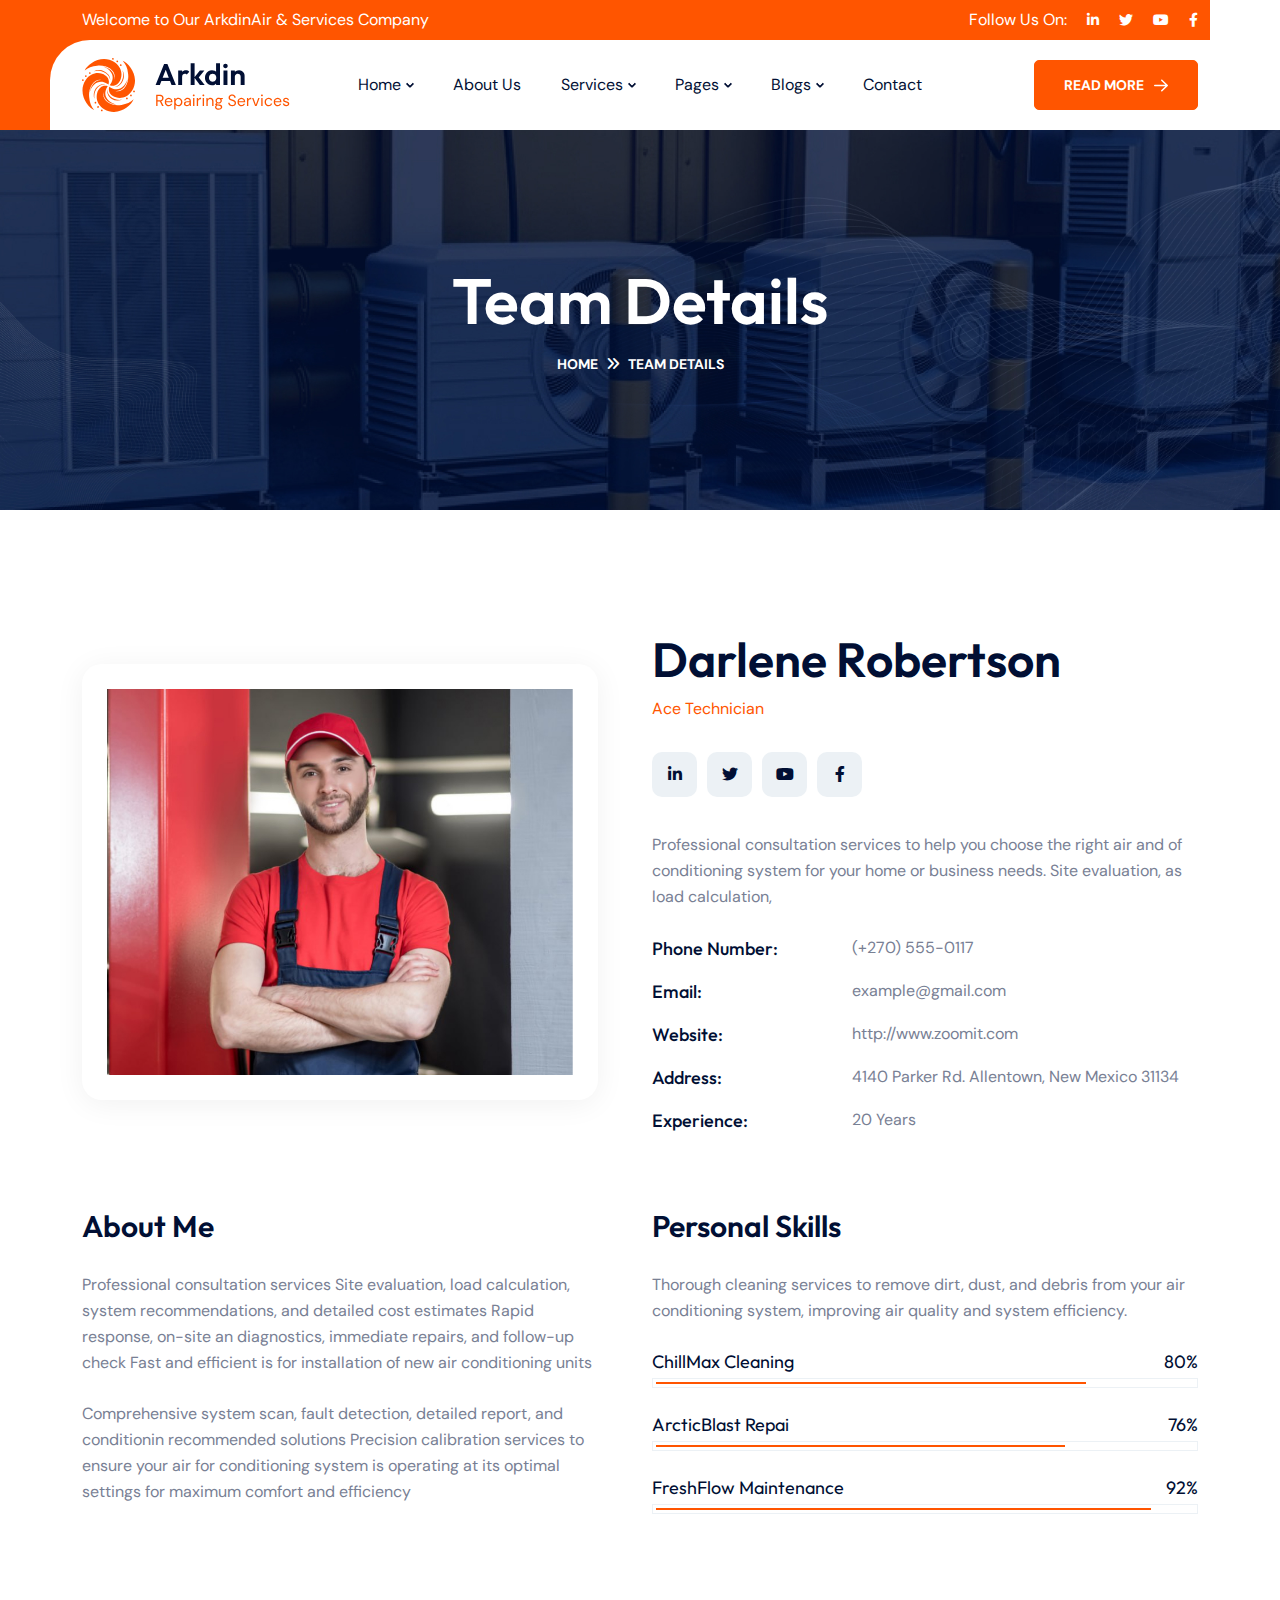
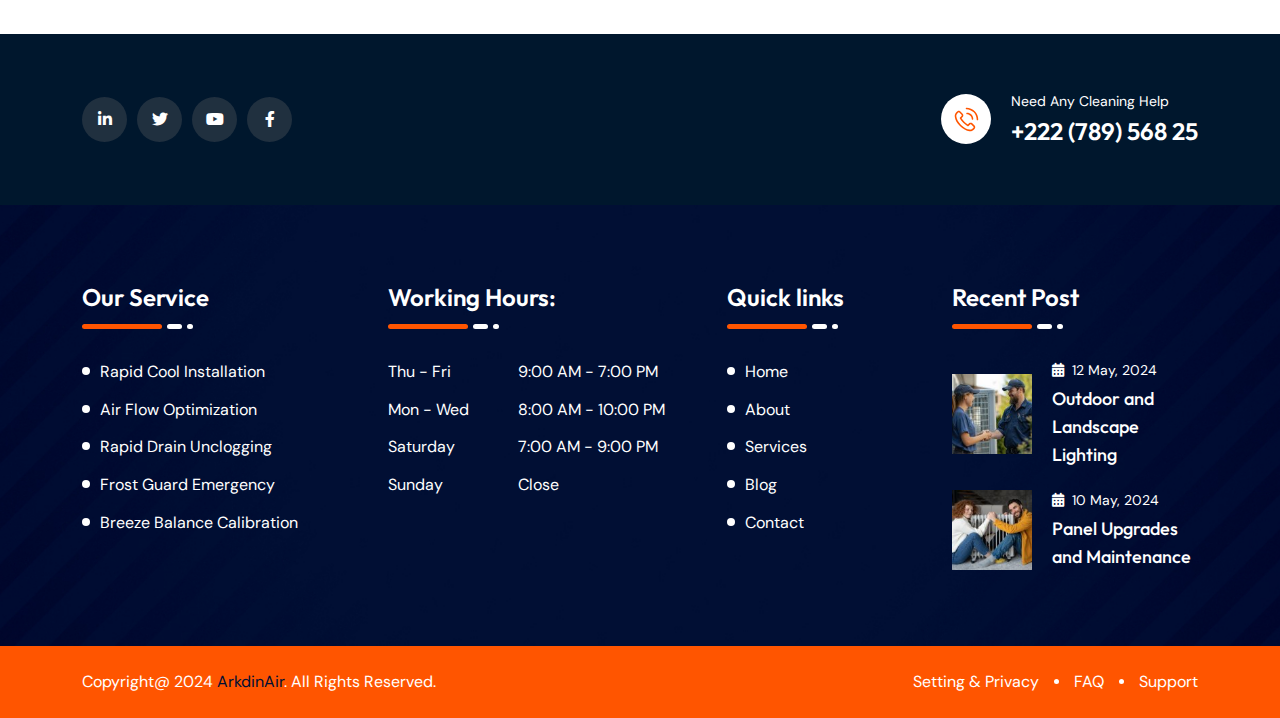
<file: team-details.html>
<!DOCTYPE html>
<html class="no-js" lang="en">
  <head>
    <!-- Meta Tags -->
    <meta charset="utf-8">
    <meta http-equiv="x-ua-compatible" content="ie=edge">
    <meta name="viewport" content="width=device-width, initial-scale=1">
    <meta name="author" content="ThemeServices">
    <!-- Favicon Icon -->
    <link rel="icon" href="assets/img/favicon.png">
    <!-- Site Title -->
    <title>Arkdin – Air Conditioning Services HTML Template</title>
    <link rel="stylesheet" href="assets/css/bootstrap.min.css">
    <link rel="stylesheet" href="assets/css/fontawesome.min.css">
    <link rel="stylesheet" href="assets/css/animate.css">
    <link rel="stylesheet" href="assets/css/slick.min.css">
    <link rel="stylesheet" href="assets/css/style.css">
  </head>
  <body>
    <div class="cs_preloader cs_accent_color">
      <div class="cs_preloader_in">
        <img src="assets/img/preloader_icon.svg" alt="Bione">
      </div>
    </div>
    <!-- Start Header Section -->
    <header class="cs_site_header cs_style_1 cs_heading_color cs_sticky_header">
      <div class="cs_top_header">
        <div class="container">
          <div class="cs_top_header_in">
            <div class="cs_top_header_left">Welcome to Our ArkdinAir & Services Company</div>
            <div class="cs_top_header_left">
              <div class="cs_header_social_links_wrap">
                <p class="mb-0">Follow Us On: </p>
                <div class="cs_header_social_links">
                  <a href="#" class="cs_social_btn cs_center">
                    <i class="fa-brands fa-linkedin-in"></i>
                  </a>
                  <a href="#" class="cs_social_btn cs_center">
                    <i class="fa-brands fa-twitter"></i>
                  </a>
                  <a href="#" class="cs_social_btn cs_center">
                    <i class="fa-brands fa-youtube"></i>
                  </a>
                  <a href="#" class="cs_social_btn cs_center">
                    <i class="fa-brands fa-facebook-f"></i>
                  </a>
                </div>
              </div>
            </div>
          </div>
        </div>
      </div>
      <div class="cs_main_header cs_accent_bg">
        <div class="container">
          <div class="cs_main_header_in">
            <div class="cs_main_header_left">
              <a class="cs_site_branding" href="index.html">
                <img src="assets/img/logo.svg" alt="Logo">
              </a>
            </div>
            <div class="cs_main_header_center">
              <div class="cs_nav">
                <ul class="cs_nav_list">
                  <li class="menu-item-has-children">
                    <a href="index.html">Home</a>
                    <ul>
                      <li><a href="index.html">Home V1</a></li>
                      <li><a href="home-v2.html">Home V2</a></li>
                    </ul>
                  </li>
                  <li><a href="about-us.html">About Us</a></li>
                  <li class="menu-item-has-children">
                    <a href="service.html">Services</a>
                    <ul>
                      <li><a href="service.html">Services</a></li>
                      <li><a href="service-details.html">Service Details</a></li>
                    </ul>
                  </li>
                  <li class="menu-item-has-children">
                    <a href="#">Pages</a>
                    <ul>
                      <li><a href="team.html">Team</a></li>
                      <li><a href="team-details.html">Team Details</a></li>
                      <li><a href="projects.html">Projects</a></li>
                      <li><a href="project-details.html">Project Details</a></li>
                    </ul>
                  </li>
                  <li class="menu-item-has-children">
                    <a href="blog.html">Blogs</a>
                    <ul>
                      <li><a href="blog.html">Blogs</a></li>
                      <li><a href="blog-details.html">Blog Details</a></li>
                    </ul>
                  </li>
                  <li><a href="contact.html">Contact</a></li>
                </ul>
              </div>
            </div>
            <div class="cs_main_header_right">
              <a href="contact.html" class="cs_btn cs_style_1">
                <span>Read More</span>
                <svg width="14" height="13" viewBox="0 0 14 13" fill="none" xmlns="http://www.w3.org/2000/svg">
                  <path d="M8.28125 0.71875L13.7812 5.96875C13.9271 6.11458 14 6.29167 14 6.5C14 6.70833 13.9271 6.88542 13.7812 7.03125L8.28125 12.2812C7.90625 12.5729 7.55208 12.5729 7.21875 12.2812C6.92708 11.9062 6.92708 11.5521 7.21875 11.2188L11.375 7.25H0.75C0.291667 7.20833 0.0416667 6.95833 0 6.5C0.0416667 6.04167 0.291667 5.79167 0.75 5.75H11.375L7.21875 1.78125C6.92708 1.44792 6.92708 1.09375 7.21875 0.71875C7.55208 0.427083 7.90625 0.427083 8.28125 0.71875Z" fill="currentColor"></path>
                </svg>                
              </a>
            </div>
          </div>
        </div>
      </div>
    </header>
    <div class="cs_site_header_spacing_130"></div>
    <!-- End Header Section -->
    <!-- Start Page Heading -->
    <section class="cs_page_heading cs_bg_filed cs_center cs_primary_bg text-center" data-src="assets/img/page_heading_1.jpg">
      <div class="container">
        <h1 class="cs_white_color cs_semibold cs_white_color cs_mb_10 cs_fs_64">Team Details</h1>
        <ol class="breadcrumb">
          <li class="breadcrumb-item"><a href="index.html">Home</a></li>
          <li class="breadcrumb-item active">Team Details</li>
        </ol>
      </div>
    </section>
    <!-- End Page Heading -->
    <!-- Start Team Details Section -->
    <section>
      <div class="cs_height_120 cs_height_lg_80"></div>
      <div class="cs_team_member_details">
        <div class="container">
          <div class="row align-items-center cs_gap_y_30">
            <div class="col-lg-6">
              <div class="cs_team_member_thumb">
                <img src="assets/img/team_member_details_1.jpg" alt="">
              </div>
            </div>
            <div class="col-lg-6">
              <h2 class="cs_fs_48 cs_semibold cs_mb_8">Darlene Robertson</h2>
              <p class="cs_member_designation cs_accent_color cs_mb_30">Ace Technician</p>
              <div class="cs_social_btns cs_style_1 cs_type_1 cs_mb_35">
                <a href="#" class="cs_social_btn cs_center">
                  <i class="fa-brands fa-linkedin-in"></i>
                </a>
                <a href="#" class="cs_social_btn cs_center">
                  <i class="fa-brands fa-twitter"></i>
                </a>
                <a href="#" class="cs_social_btn cs_center">
                  <i class="fa-brands fa-youtube"></i>
                </a>
                <a href="#" class="cs_social_btn cs_center">
                  <i class="fa-brands fa-facebook-f"></i>
                </a>
              </div>
              <p class="cs_mb_25">Professional consultation services to help you choose the right air and of conditioning system for your home or business needs. Site evaluation, as load calculation,</p>
              <ul class="cs_mp_0 cs_member_info_list">
                <li>
                  <span class="cs_fs_18 cs_medium cs_heading_font cs_heading_color">Phone Number:</span>
                  <span>(+270) 555-0117</span>
                </li>
                <li>
                  <span class="cs_fs_18 cs_medium cs_heading_font cs_heading_color">Email:</span>
                  <a href="mailto:example@gmail.com">example@gmail.com</a>
                </li>
                <li>
                  <span class="cs_fs_18 cs_medium cs_heading_font cs_heading_color">Website:</span>
                  <a href="http://www.zoomit.com">http://www.zoomit.com</a>
                </li>
                <li>
                  <span class="cs_fs_18 cs_medium cs_heading_font cs_heading_color">Address:</span>
                  <span>4140 Parker Rd. Allentown, New Mexico 31134</span>
                </li>
                <li>
                  <span class="cs_fs_18 cs_medium cs_heading_font cs_heading_color">Experience:</span>
                  <span>20 Years</span>
                </li>
              </ul>
            </div>
          </div>
          <div class="cs_height_72 cs_height_lg_72"></div>
          <div class="row">
            <div class="col-lg-6">
              <div class="cs_pr_30">
                <h3 class="cs_fs_30 cs_semibold cs_mb_25">About Me</h3>
                <p class="mb-0">Professional consultation services Site evaluation, load calculation, system recommendations, and detailed cost estimates  Rapid response, on-site an diagnostics, immediate repairs, and follow-up check Fast and efficient is for installation of new air conditioning units <br><br>Comprehensive system scan, fault detection, detailed report, and conditionin recommended solutions Precision calibration services to ensure your air for conditioning system is operating at its optimal settings for maximum comfort and efficiency</p>
              </div>
            </div>
            <div class="col-lg-6">
              <h2 class="cs_fs_30 cs_semibold cs_mb_25">Personal Skills</h2>
              <p class="cs_mb_24">Thorough cleaning services to remove dirt, dust, and debris from your air conditioning system, improving air quality and system efficiency.</p>
              <ul class="cs_progress_list cs_mp_0">
                <li>
                  <div class="cs_progress_head cs_fs_18 cs_heading_color cs_heading_font">
                    <span>ChillMax Cleaning</span>
                    <span>80%</span>
                  </div>
                  <div class="cs_progress" data-progress="80">
                    <div class="cs_progress_in cs_accent_bg"></div>
                  </div>
                </li>
                <li>
                  <div class="cs_progress_head cs_fs_18 cs_heading_color cs_heading_font">
                    <span>ArcticBlast Repai</span>
                    <span>76%</span>
                  </div>
                  <div class="cs_progress" data-progress="76">
                    <div class="cs_progress_in cs_accent_bg"></div>
                  </div>
                </li>
                <li>
                  <div class="cs_progress_head cs_fs_18 cs_heading_color cs_heading_font">
                    <span>FreshFlow Maintenance</span>
                    <span>92%</span>
                  </div>
                  <div class="cs_progress" data-progress="92">
                    <div class="cs_progress_in cs_accent_bg"></div>
                  </div>
                </li>
              </ul>
            </div>
          </div>
        </div>
      </div>
    </section>
    <!-- End Team Details Section -->
    <div class="cs_height_120 cs_height_lg_80"></div>
    <!-- Start Footer -->
    <footer class="cs_footer cs_style_1">
      <div class="cs_footer_top">
        <div class="container">
          <div class="cs_footer_top_in">
            <div class="cs_social_btns cs_style_1">
              <a href="#" class="cs_social_btn cs_center">
                <i class="fa-brands fa-linkedin-in"></i>
              </a>
              <a href="#" class="cs_social_btn cs_center">
                <i class="fa-brands fa-twitter"></i>
              </a>
              <a href="#" class="cs_social_btn cs_center">
                <i class="fa-brands fa-youtube"></i>
              </a>
              <a href="#" class="cs_social_btn cs_center">
                <i class="fa-brands fa-facebook-f"></i>
              </a>
            </div>
            <div class="cs_footer_logo wow zoomIn" data-wow-duration="0.9s" data-wow-delay="0.25s"><img src="assets/img/footer_logo.svg" alt="Logo"></div>
            <div class="cs_footer_contact_card">
              <div class="cs_footer_contact_card_icon cs_white_bg cs_center">
                <img src="assets/img/icons/call.svg" alt="">
              </div>
              <div>
                <p class="cs_white_color cs_fs_14 mb-0">Need Any Cleaning Help</p>
                <h3 class="mb-0 cs_fs_24 cs_semibold cs_white_color"><a href="tel:+222(789)56825">+222 (789) 568 25</a></h3>
              </div>
            </div>
          </div>
        </div>
      </div>
      <div class="cs_main_footer cs_bg_filed cs_primary_bg cs_white_color" data-src="assets/img/footer_bg_1.jpg">
        <div class="container">
          <div class="cs_footer_row cs_type_1">
            <div class="cs_footer_col">
              <div class="cs_footer_widget">
                <h2 class="cs_footer_widget_title cs_fs_24 cs_semibold cs_white_color cs_mb_10">Our Service</h2>
                <div class="cs_footer_widget_seperator">
                  <span class="cs_accent_bg"></span>
                  <span class="cs_white_bg"></span>
                  <span class="cs_white_bg"></span>
                </div>
                <ul class="cs_footer_menu_2">
                  <li><a href="service-details.html">Rapid Cool Installation</a></li>
                  <li><a href="service-details.html">Air Flow Optimization</a></li>
                  <li><a href="service-details.html">Rapid Drain Unclogging</a></li>
                  <li><a href="service-details.html">Frost Guard Emergency</a></li>
                  <li><a href="service-details.html">Breeze Balance Calibration</a></li>
                </ul>
              </div>
            </div>
            <div class="cs_footer_col">
              <div class="cs_footer_widget">
                <h2 class="cs_footer_widget_title cs_fs_24 cs_semibold cs_white_color cs_mb_10">Working Hours:</h2>
                <div class="cs_footer_widget_seperator">
                  <span class="cs_accent_bg"></span>
                  <span class="cs_white_bg"></span>
                  <span class="cs_white_bg"></span>
                </div>
                <ul class="cs_working_hours">
                  <li>
                    <span>Thu - Fri</span>
                    <span>9:00 AM - 7:00 PM</span>
                  </li>
                  <li>
                    <span>Mon - Wed</span>
                    <span>8:00 AM - 10:00 PM</span>
                  </li>
                  <li>
                    <span>Saturday</span>
                    <span>7:00 AM - 9:00 PM</span>
                  </li>
                  <li>
                    <span>Sunday</span>
                    <span>Close</span>
                  </li>
                </ul>
              </div>
            </div>
            <div class="cs_footer_col">
              <div class="cs_footer_widget">
                <h2 class="cs_footer_widget_title cs_fs_24 cs_semibold cs_white_color cs_mb_10">Quick links</h2>
                <div class="cs_footer_widget_seperator">
                  <span class="cs_accent_bg"></span>
                  <span class="cs_white_bg"></span>
                  <span class="cs_white_bg"></span>
                </div>
                <ul class="cs_footer_menu_2">
                  <li><a href="index.html">Home</a></li>
                  <li><a href="about-us.html">About </a></li>
                  <li><a href="service.html">Services</a></li>
                  <li><a href="blog.html">Blog</a></li>
                  <li><a href="contact.html">Contact</a></li>
                </ul>
              </div>
            </div>
            <div class="cs_footer_col">
              <div class="cs_footer_widget">
                <h2 class="cs_footer_widget_title cs_fs_24 cs_semibold cs_white_color cs_mb_10">Recent Post</h2>
                <div class="cs_footer_widget_seperator">
                  <span class="cs_accent_bg"></span>
                  <span class="cs_white_bg"></span>
                  <span class="cs_white_bg"></span>
                </div>
                <ul class="cs_recent_post_widget">
                  <li>
                    <div class="cs_recent_post">
                      <a href="blog-details.html" class="cs_recent_post_thumb">
                        <img src="assets/img/recent_post_1.jpg" alt="">
                      </a>
                      <div class="cs_recent_post_right">
                        <p class="cs_recent_posted_by cs_fs_14">
                          <i class="fa-solid fa-calendar-alt"></i>                         
                          12 May, 2024
                        </p>
                        <h3 class="cs_white_color cs_fs_18 cs_medium mb-0">
                          <a href="blog-details.html">Outdoor and Landscape Lighting</a>
                        </h3>
                      </div>
                    </div>
                  </li>
                  <li>
                    <div class="cs_recent_post">
                      <a href="blog-details.html" class="cs_recent_post_thumb">
                        <img src="assets/img/recent_post_2.jpg" alt="">
                      </a>
                      <div class="cs_recent_post_right">
                        <p class="cs_recent_posted_by cs_fs_14">
                          <i class="fa-solid fa-calendar-alt"></i>                          
                          10 May, 2024
                        </p>
                        <h3 class="cs_white_color cs_fs_18 cs_medium mb-0">
                          <a href="blog-details.html">Panel Upgrades and Maintenance</a>
                        </h3>
                      </div>
                    </div>
                  </li>
                </ul>
              </div>
            </div>
          </div>
        </div>
      </div>
      <div class="cs_footer_bottom cs_accent_bg cs_white_color">
        <div class="container">
          <div class="cs_footer_bottom_in">
            <div class="cs_footer_copyright">Copyright@ 2024 <a href="#">ArkdinAir</a>. All Rights Reserved.</div>
            <ul class="cs_footer_menu cs_mp_0">
              <li><a href="#">Setting & Privacy </a></li>
              <li><a href="#">FAQ</a></li>
              <li><a href="#">Support</a></li>
            </ul>
          </div>
        </div>
      </div>
    </footer>
    <!-- End Footer -->
    <!-- Script -->
    <script src="assets/js/jquery-3.6.0.min.js"></script>
    <script src="assets/js/wow.min.js"></script>
    <script src="assets/js/jquery.slick.min.js"></script>
    <script src="assets/js/main.js"></script>
  </body>
</html>
</file>
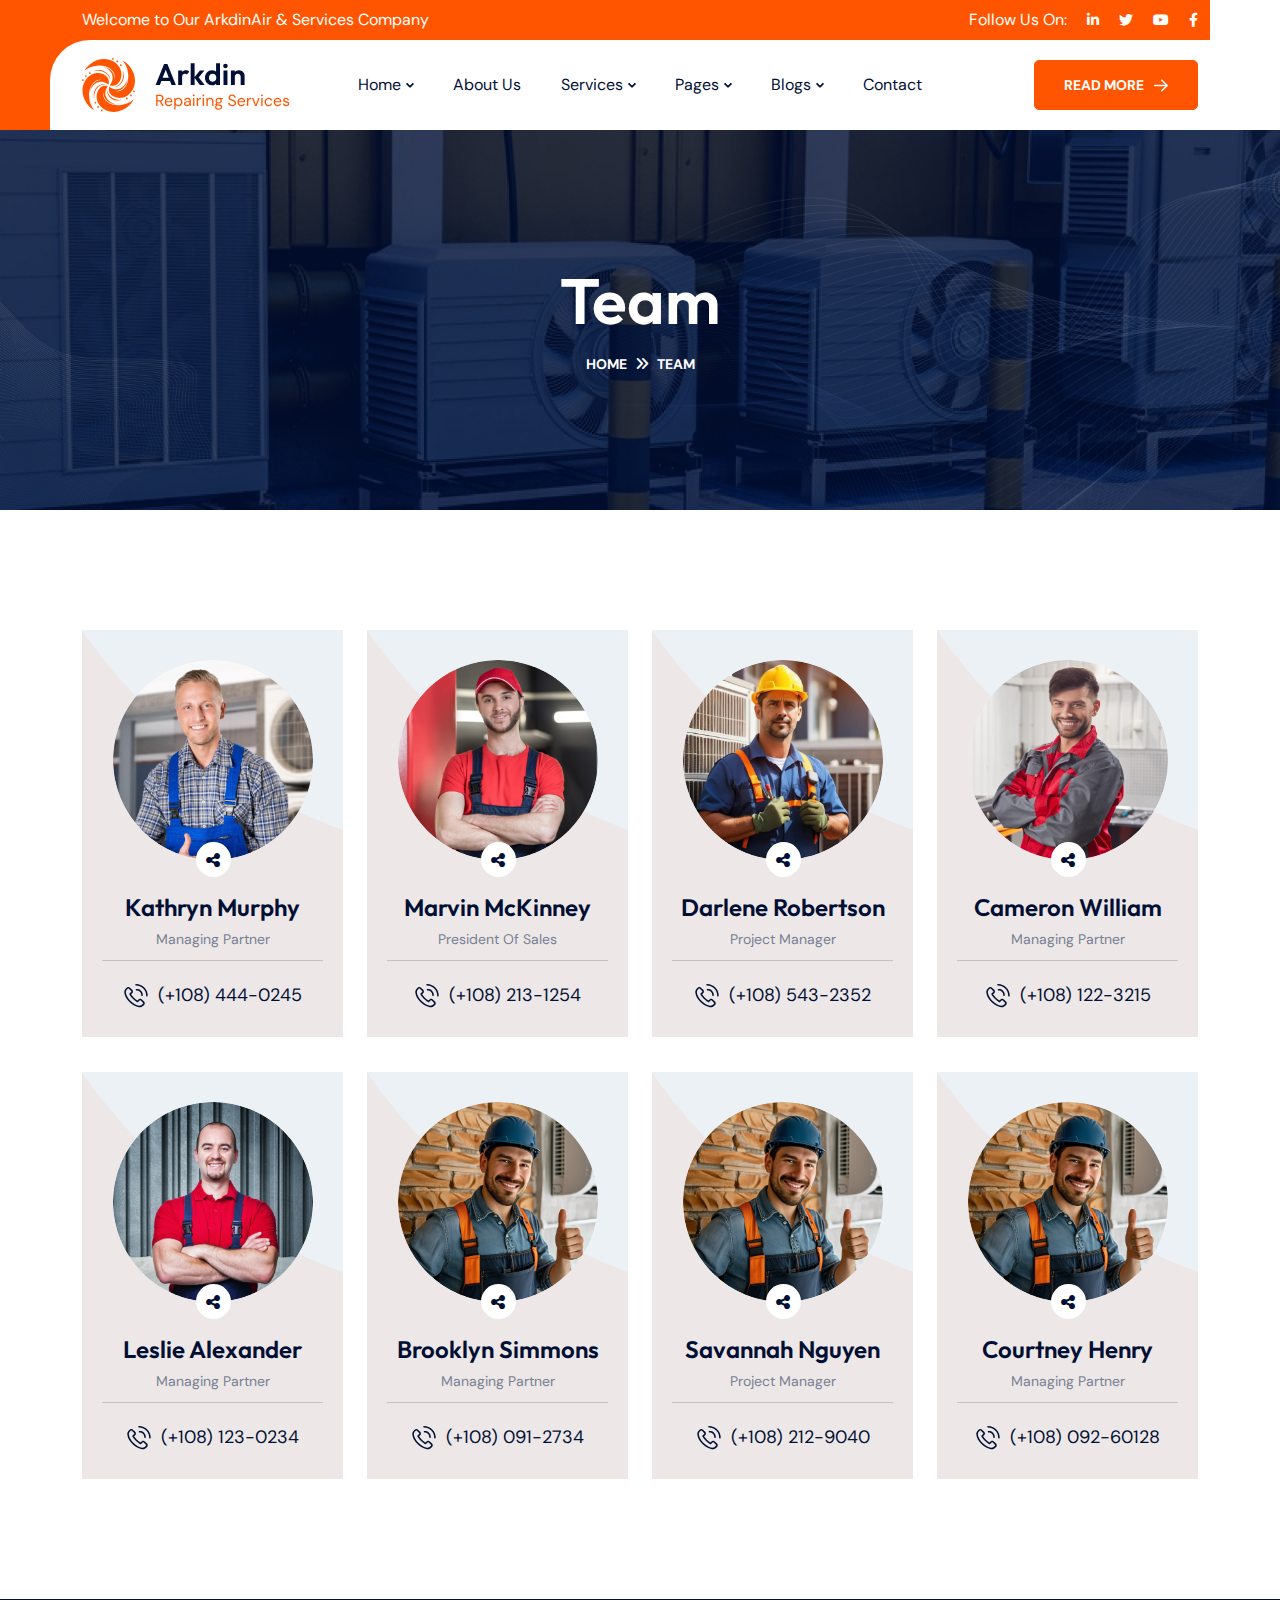
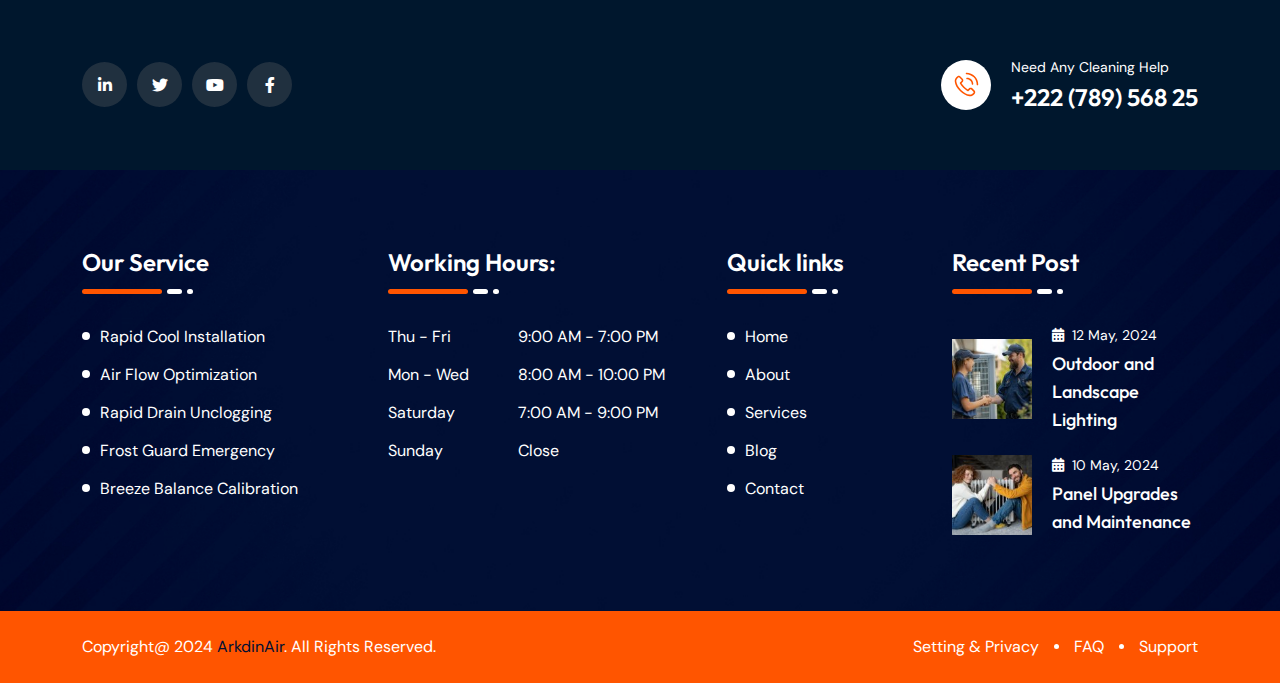
<file: team.html>
<!DOCTYPE html>
<html class="no-js" lang="en">
  <head>
    <!-- Meta Tags -->
    <meta charset="utf-8">
    <meta http-equiv="x-ua-compatible" content="ie=edge">
    <meta name="viewport" content="width=device-width, initial-scale=1">
    <meta name="author" content="ThemeServices">
    <!-- Favicon Icon -->
    <link rel="icon" href="assets/img/favicon.png">
    <!-- Site Title -->
    <title>Arkdin – Air Conditioning Services HTML Template</title>
    <link rel="stylesheet" href="assets/css/bootstrap.min.css">
    <link rel="stylesheet" href="assets/css/fontawesome.min.css">
    <link rel="stylesheet" href="assets/css/animate.css">
    <link rel="stylesheet" href="assets/css/slick.min.css">
    <link rel="stylesheet" href="assets/css/style.css">
  </head>
  <body>
    <div class="cs_preloader cs_accent_color">
      <div class="cs_preloader_in">
        <img src="assets/img/preloader_icon.svg" alt="Bione">
      </div>
    </div>
    <!-- Start Header Section -->
    <header class="cs_site_header cs_style_1 cs_heading_color cs_sticky_header">
      <div class="cs_top_header">
        <div class="container">
          <div class="cs_top_header_in">
            <div class="cs_top_header_left">Welcome to Our ArkdinAir & Services Company</div>
            <div class="cs_top_header_left">
              <div class="cs_header_social_links_wrap">
                <p class="mb-0">Follow Us On: </p>
                <div class="cs_header_social_links">
                  <a href="#" class="cs_social_btn cs_center">
                    <i class="fa-brands fa-linkedin-in"></i>
                  </a>
                  <a href="#" class="cs_social_btn cs_center">
                    <i class="fa-brands fa-twitter"></i>
                  </a>
                  <a href="#" class="cs_social_btn cs_center">
                    <i class="fa-brands fa-youtube"></i>
                  </a>
                  <a href="#" class="cs_social_btn cs_center">
                    <i class="fa-brands fa-facebook-f"></i>
                  </a>
                </div>
              </div>
            </div>
          </div>
        </div>
      </div>
      <div class="cs_main_header cs_accent_bg">
        <div class="container">
          <div class="cs_main_header_in">
            <div class="cs_main_header_left">
              <a class="cs_site_branding" href="index.html">
                <img src="assets/img/logo.svg" alt="Logo">
              </a>
            </div>
            <div class="cs_main_header_center">
              <div class="cs_nav">
                <ul class="cs_nav_list">
                  <li class="menu-item-has-children">
                    <a href="index.html">Home</a>
                    <ul>
                      <li><a href="index.html">Home V1</a></li>
                      <li><a href="home-v2.html">Home V2</a></li>
                    </ul>
                  </li>
                  <li><a href="about-us.html">About Us</a></li>
                  <li class="menu-item-has-children">
                    <a href="service.html">Services</a>
                    <ul>
                      <li><a href="service.html">Services</a></li>
                      <li><a href="service-details.html">Service Details</a></li>
                    </ul>
                  </li>
                  <li class="menu-item-has-children">
                    <a href="#">Pages</a>
                    <ul>
                      <li><a href="team.html">Team</a></li>
                      <li><a href="team-details.html">Team Details</a></li>
                      <li><a href="projects.html">Projects</a></li>
                      <li><a href="project-details.html">Project Details</a></li>
                    </ul>
                  </li>
                  <li class="menu-item-has-children">
                    <a href="blog.html">Blogs</a>
                    <ul>
                      <li><a href="blog.html">Blogs</a></li>
                      <li><a href="blog-details.html">Blog Details</a></li>
                    </ul>
                  </li>
                  <li><a href="contact.html">Contact</a></li>
                </ul>
              </div>
            </div>
            <div class="cs_main_header_right">
              <a href="contact.html" class="cs_btn cs_style_1">
                <span>Read More</span>
                <svg width="14" height="13" viewBox="0 0 14 13" fill="none" xmlns="http://www.w3.org/2000/svg">
                  <path d="M8.28125 0.71875L13.7812 5.96875C13.9271 6.11458 14 6.29167 14 6.5C14 6.70833 13.9271 6.88542 13.7812 7.03125L8.28125 12.2812C7.90625 12.5729 7.55208 12.5729 7.21875 12.2812C6.92708 11.9062 6.92708 11.5521 7.21875 11.2188L11.375 7.25H0.75C0.291667 7.20833 0.0416667 6.95833 0 6.5C0.0416667 6.04167 0.291667 5.79167 0.75 5.75H11.375L7.21875 1.78125C6.92708 1.44792 6.92708 1.09375 7.21875 0.71875C7.55208 0.427083 7.90625 0.427083 8.28125 0.71875Z" fill="currentColor"></path>
                </svg>                
              </a>
            </div>
          </div>
        </div>
      </div>
    </header>
    <div class="cs_site_header_spacing_130"></div>
    <!-- End Header Section -->
    <!-- Start Page Heading -->
    <section class="cs_page_heading cs_bg_filed cs_center cs_primary_bg text-center" data-src="assets/img/page_heading_1.jpg">
      <div class="container">
        <h1 class="cs_white_color cs_semibold cs_white_color cs_mb_10 cs_fs_64">Team</h1>
        <ol class="breadcrumb">
          <li class="breadcrumb-item"><a href="index.html">Home</a></li>
          <li class="breadcrumb-item active">Team</li>
        </ol>
      </div>
    </section>
    <!-- End Page Heading -->
    <!-- Start Team Section -->
    <section>
      <div class="cs_height_120 cs_height_lg_80"></div>
      <div class="container">
        <div class="row cs_gap_y_35">
          <div class="col-xl-3 col-lg-4 col-sm-6">
            <div class="cs_team_member cs_style_1 text-center">
              <div class="cs_team_member_in">
                <div class="cs_team_member_thumb">
                  <img src="assets/img/team_member_1.png" alt="">
                  <div class="cs_member_social_btns">
                    <span class="cs_member_social_item cs_center">
                      <i class="fa-solid fa-share-alt"></i>
                    </span>
                    <a href="#" class="cs_member_social_item cs_center">
                      <i class="fa-brands fa-linkedin-in"></i>
                    </a>
                    <a href="#" class="cs_member_social_item cs_center">
                      <i class="fa-brands fa-twitter"></i>
                    </a>
                    <a href="#" class="cs_member_social_item cs_center">
                      <i class="fa-brands fa-youtube"></i>
                    </a>
                    <a href="#" class="cs_member_social_item cs_center">
                      <i class="fa-brands fa-facebook-f"></i>
                    </a>
                  </div>
                </div>
                <div class="cs_team_member_info">
                  <h3 class="cs_team_member_name cs_fs_24 cs_semibold cs_mb_4">
                    <a href="team-details.html">Kathryn Murphy</a>
                  </h3>
                  <p class="cs_team_member_designation cs_fs_14 mb-0">Managing Partner</p>
                </div>
                <div class="cs_team_member_phone_number cs_fs_18 cs_heading_color">
                  <img src="assets/img/icons/phone_icon_2.svg" alt="">
                  (+108) 444-0245
                </div>
              </div>
              <div class="cs_team_member_shape cs_accent_color">
                <svg width="300" height="407" viewBox="0 0 300 407" fill="none" xmlns="http://www.w3.org/2000/svg">
                  <path fill-rule="evenodd" clip-rule="evenodd" d="M0 0.498047V407H300V212.548C175.575 177.381 69.7706 101.188 0 0.498047Z" fill="currentColor"/>
                </svg>                                       
              </div>
            </div>
          </div>
          <div class="col-xl-3 col-lg-4 col-sm-6">
            <div class="cs_team_member cs_style_1 text-center">
              <div class="cs_team_member_in">
                <div class="cs_team_member_thumb">
                  <img src="assets/img/team_member_2.png" alt="">
                  <div class="cs_member_social_btns">
                    <span class="cs_member_social_item cs_center">
                      <i class="fa-solid fa-share-alt"></i>
                    </span>
                    <a href="#" class="cs_member_social_item cs_center">
                      <i class="fa-brands fa-linkedin-in"></i>
                    </a>
                    <a href="#" class="cs_member_social_item cs_center">
                      <i class="fa-brands fa-twitter"></i>
                    </a>
                    <a href="#" class="cs_member_social_item cs_center">
                      <i class="fa-brands fa-youtube"></i>
                    </a>
                    <a href="#" class="cs_member_social_item cs_center">
                      <i class="fa-brands fa-facebook-f"></i>
                    </a>
                  </div>
                </div>
                <div class="cs_team_member_info">
                  <h3 class="cs_team_member_name cs_fs_24 cs_semibold cs_mb_4">
                    <a href="team-details.html">Marvin McKinney</a>
                  </h3>
                  <p class="cs_team_member_designation cs_fs_14 mb-0">President Of Sales</p>
                </div>
                <div class="cs_team_member_phone_number cs_fs_18 cs_heading_color">
                  <img src="assets/img/icons/phone_icon_2.svg" alt="">
                  (+108) 213-1254
                </div>
              </div>
              <div class="cs_team_member_shape cs_accent_color">
                <svg width="300" height="407" viewBox="0 0 300 407" fill="none" xmlns="http://www.w3.org/2000/svg">
                  <path fill-rule="evenodd" clip-rule="evenodd" d="M0 0.498047V407H300V212.548C175.575 177.381 69.7706 101.188 0 0.498047Z" fill="currentColor"/>
                </svg>                                       
              </div>
            </div>
          </div>
          <div class="col-xl-3 col-lg-4 col-sm-6">
            <div class="cs_team_member cs_style_1 text-center">
              <div class="cs_team_member_in">
                <div class="cs_team_member_thumb">
                  <img src="assets/img/team_member_3.png" alt="">
                  <div class="cs_member_social_btns">
                    <span class="cs_member_social_item cs_center">
                      <i class="fa-solid fa-share-alt"></i>
                    </span>
                    <a href="#" class="cs_member_social_item cs_center">
                      <i class="fa-brands fa-linkedin-in"></i>
                    </a>
                    <a href="#" class="cs_member_social_item cs_center">
                      <i class="fa-brands fa-twitter"></i>
                    </a>
                    <a href="#" class="cs_member_social_item cs_center">
                      <i class="fa-brands fa-youtube"></i>
                    </a>
                    <a href="#" class="cs_member_social_item cs_center">
                      <i class="fa-brands fa-facebook-f"></i>
                    </a>
                  </div>
                </div>
                <div class="cs_team_member_info">
                  <h3 class="cs_team_member_name cs_fs_24 cs_semibold cs_mb_4">
                    <a href="team-details.html">Darlene Robertson</a>
                  </h3>
                  <p class="cs_team_member_designation cs_fs_14 mb-0">Project Manager</p>
                </div>
                <div class="cs_team_member_phone_number cs_fs_18 cs_heading_color">
                  <img src="assets/img/icons/phone_icon_2.svg" alt="">
                  (+108) 543-2352
                </div>
              </div>
              <div class="cs_team_member_shape cs_accent_color">
                <svg width="300" height="407" viewBox="0 0 300 407" fill="none" xmlns="http://www.w3.org/2000/svg">
                  <path fill-rule="evenodd" clip-rule="evenodd" d="M0 0.498047V407H300V212.548C175.575 177.381 69.7706 101.188 0 0.498047Z" fill="currentColor"/>
                </svg>                                       
              </div>
            </div>
          </div>
          <div class="col-xl-3 col-lg-4 col-sm-6">
            <div class="cs_team_member cs_style_1 text-center">
              <div class="cs_team_member_in">
                <div class="cs_team_member_thumb">
                  <img src="assets/img/team_member_4.png" alt="">
                  <div class="cs_member_social_btns">
                    <span class="cs_member_social_item cs_center">
                      <i class="fa-solid fa-share-alt"></i>
                    </span>
                    <a href="#" class="cs_member_social_item cs_center">
                      <i class="fa-brands fa-linkedin-in"></i>
                    </a>
                    <a href="#" class="cs_member_social_item cs_center">
                      <i class="fa-brands fa-twitter"></i>
                    </a>
                    <a href="#" class="cs_member_social_item cs_center">
                      <i class="fa-brands fa-youtube"></i>
                    </a>
                    <a href="#" class="cs_member_social_item cs_center">
                      <i class="fa-brands fa-facebook-f"></i>
                    </a>
                  </div>
                </div>
                <div class="cs_team_member_info">
                  <h3 class="cs_team_member_name cs_fs_24 cs_semibold cs_mb_4">
                    <a href="team-details.html">Cameron William</a>
                  </h3>
                  <p class="cs_team_member_designation cs_fs_14 mb-0">Managing Partner</p>
                </div>
                <div class="cs_team_member_phone_number cs_fs_18 cs_heading_color">
                  <img src="assets/img/icons/phone_icon_2.svg" alt="">
                  (+108) 122-3215
                </div>
              </div>
              <div class="cs_team_member_shape cs_accent_color">
                <svg width="300" height="407" viewBox="0 0 300 407" fill="none" xmlns="http://www.w3.org/2000/svg">
                  <path fill-rule="evenodd" clip-rule="evenodd" d="M0 0.498047V407H300V212.548C175.575 177.381 69.7706 101.188 0 0.498047Z" fill="currentColor"/>
                </svg>                                       
              </div>
            </div>
          </div>
          <div class="col-xl-3 col-lg-4 col-sm-6">
            <div class="cs_team_member cs_style_1 text-center">
              <div class="cs_team_member_in">
                <div class="cs_team_member_thumb">
                  <img src="assets/img/team_member_9.png" alt="">
                  <div class="cs_member_social_btns">
                    <span class="cs_member_social_item cs_center">
                      <i class="fa-solid fa-share-alt"></i>
                    </span>
                    <a href="#" class="cs_member_social_item cs_center">
                      <i class="fa-brands fa-linkedin-in"></i>
                    </a>
                    <a href="#" class="cs_member_social_item cs_center">
                      <i class="fa-brands fa-twitter"></i>
                    </a>
                    <a href="#" class="cs_member_social_item cs_center">
                      <i class="fa-brands fa-youtube"></i>
                    </a>
                    <a href="#" class="cs_member_social_item cs_center">
                      <i class="fa-brands fa-facebook-f"></i>
                    </a>
                  </div>
                </div>
                <div class="cs_team_member_info">
                  <h3 class="cs_team_member_name cs_fs_24 cs_semibold cs_mb_4">
                    <a href="team-details.html">Leslie Alexander</a>
                  </h3>
                  <p class="cs_team_member_designation cs_fs_14 mb-0">Managing Partner</p>
                </div>
                <div class="cs_team_member_phone_number cs_fs_18 cs_heading_color">
                  <img src="assets/img/icons/phone_icon_2.svg" alt="">
                  (+108) 123-0234
                </div>
              </div>
              <div class="cs_team_member_shape cs_accent_color">
                <svg width="300" height="407" viewBox="0 0 300 407" fill="none" xmlns="http://www.w3.org/2000/svg">
                  <path fill-rule="evenodd" clip-rule="evenodd" d="M0 0.498047V407H300V212.548C175.575 177.381 69.7706 101.188 0 0.498047Z" fill="currentColor"/>
                </svg>                                       
              </div>
            </div>
          </div>
          <div class="col-xl-3 col-lg-4 col-sm-6">
            <div class="cs_team_member cs_style_1 text-center">
              <div class="cs_team_member_in">
                <div class="cs_team_member_thumb">
                  <img src="assets/img/team_member_10.png" alt="">
                  <div class="cs_member_social_btns">
                    <span class="cs_member_social_item cs_center">
                      <i class="fa-solid fa-share-alt"></i>
                    </span>
                    <a href="#" class="cs_member_social_item cs_center">
                      <i class="fa-brands fa-linkedin-in"></i>
                    </a>
                    <a href="#" class="cs_member_social_item cs_center">
                      <i class="fa-brands fa-twitter"></i>
                    </a>
                    <a href="#" class="cs_member_social_item cs_center">
                      <i class="fa-brands fa-youtube"></i>
                    </a>
                    <a href="#" class="cs_member_social_item cs_center">
                      <i class="fa-brands fa-facebook-f"></i>
                    </a>
                  </div>
                </div>
                <div class="cs_team_member_info">
                  <h3 class="cs_team_member_name cs_fs_24 cs_semibold cs_mb_4">
                    <a href="team-details.html">Brooklyn Simmons</a>
                  </h3>
                  <p class="cs_team_member_designation cs_fs_14 mb-0">Managing Partner</p>
                </div>
                <div class="cs_team_member_phone_number cs_fs_18 cs_heading_color">
                  <img src="assets/img/icons/phone_icon_2.svg" alt="">
                  (+108) 091-2734
                </div>
              </div>
              <div class="cs_team_member_shape cs_accent_color">
                <svg width="300" height="407" viewBox="0 0 300 407" fill="none" xmlns="http://www.w3.org/2000/svg">
                  <path fill-rule="evenodd" clip-rule="evenodd" d="M0 0.498047V407H300V212.548C175.575 177.381 69.7706 101.188 0 0.498047Z" fill="currentColor"/>
                </svg>                                       
              </div>
            </div>
          </div>
          <div class="col-xl-3 col-lg-4 col-sm-6">
            <div class="cs_team_member cs_style_1 text-center">
              <div class="cs_team_member_in">
                <div class="cs_team_member_thumb">
                  <img src="assets/img/team_member_11.png" alt="">
                  <div class="cs_member_social_btns">
                    <span class="cs_member_social_item cs_center">
                      <i class="fa-solid fa-share-alt"></i>
                    </span>
                    <a href="#" class="cs_member_social_item cs_center">
                      <i class="fa-brands fa-linkedin-in"></i>
                    </a>
                    <a href="#" class="cs_member_social_item cs_center">
                      <i class="fa-brands fa-twitter"></i>
                    </a>
                    <a href="#" class="cs_member_social_item cs_center">
                      <i class="fa-brands fa-youtube"></i>
                    </a>
                    <a href="#" class="cs_member_social_item cs_center">
                      <i class="fa-brands fa-facebook-f"></i>
                    </a>
                  </div>
                </div>
                <div class="cs_team_member_info">
                  <h3 class="cs_team_member_name cs_fs_24 cs_semibold cs_mb_4">
                    <a href="team-details.html">Savannah Nguyen</a>
                  </h3>
                  <p class="cs_team_member_designation cs_fs_14 mb-0">Project Manager</p>
                </div>
                <div class="cs_team_member_phone_number cs_fs_18 cs_heading_color">
                  <img src="assets/img/icons/phone_icon_2.svg" alt="">
                  (+108) 212-9040
                </div>
              </div>
              <div class="cs_team_member_shape cs_accent_color">
                <svg width="300" height="407" viewBox="0 0 300 407" fill="none" xmlns="http://www.w3.org/2000/svg">
                  <path fill-rule="evenodd" clip-rule="evenodd" d="M0 0.498047V407H300V212.548C175.575 177.381 69.7706 101.188 0 0.498047Z" fill="currentColor"/>
                </svg>                                       
              </div>
            </div>
          </div>
          <div class="col-xl-3 col-lg-4 col-sm-6">
            <div class="cs_team_member cs_style_1 text-center">
              <div class="cs_team_member_in">
                <div class="cs_team_member_thumb">
                  <img src="assets/img/team_member_12.png" alt="">
                  <div class="cs_member_social_btns">
                    <span class="cs_member_social_item cs_center">
                      <i class="fa-solid fa-share-alt"></i>
                    </span>
                    <a href="#" class="cs_member_social_item cs_center">
                      <i class="fa-brands fa-linkedin-in"></i>
                    </a>
                    <a href="#" class="cs_member_social_item cs_center">
                      <i class="fa-brands fa-twitter"></i>
                    </a>
                    <a href="#" class="cs_member_social_item cs_center">
                      <i class="fa-brands fa-youtube"></i>
                    </a>
                    <a href="#" class="cs_member_social_item cs_center">
                      <i class="fa-brands fa-facebook-f"></i>
                    </a>
                  </div>
                </div>
                <div class="cs_team_member_info">
                  <h3 class="cs_team_member_name cs_fs_24 cs_semibold cs_mb_4">
                    <a href="team-details.html">Courtney Henry</a>
                  </h3>
                  <p class="cs_team_member_designation cs_fs_14 mb-0">Managing Partner</p>
                </div>
                <div class="cs_team_member_phone_number cs_fs_18 cs_heading_color">
                  <img src="assets/img/icons/phone_icon_2.svg" alt="">
                  (+108) 092-60128
                </div>
              </div>
              <div class="cs_team_member_shape cs_accent_color">
                <svg width="300" height="407" viewBox="0 0 300 407" fill="none" xmlns="http://www.w3.org/2000/svg">
                  <path fill-rule="evenodd" clip-rule="evenodd" d="M0 0.498047V407H300V212.548C175.575 177.381 69.7706 101.188 0 0.498047Z" fill="currentColor"/>
                </svg>                                       
              </div>
            </div>
          </div>
        </div>
      </div>
      <div class="cs_height_120 cs_height_lg_80"></div>
    </section>
    <!-- End Team Section -->
    <!-- Start Footer -->
    <footer class="cs_footer cs_style_1">
      <div class="cs_footer_top">
        <div class="container">
          <div class="cs_footer_top_in">
            <div class="cs_social_btns cs_style_1">
              <a href="#" class="cs_social_btn cs_center">
                <i class="fa-brands fa-linkedin-in"></i>
              </a>
              <a href="#" class="cs_social_btn cs_center">
                <i class="fa-brands fa-twitter"></i>
              </a>
              <a href="#" class="cs_social_btn cs_center">
                <i class="fa-brands fa-youtube"></i>
              </a>
              <a href="#" class="cs_social_btn cs_center">
                <i class="fa-brands fa-facebook-f"></i>
              </a>
            </div>
            <div class="cs_footer_logo wow zoomIn" data-wow-duration="0.9s" data-wow-delay="0.25s"><img src="assets/img/footer_logo.svg" alt="Logo"></div>
            <div class="cs_footer_contact_card">
              <div class="cs_footer_contact_card_icon cs_white_bg cs_center">
                <img src="assets/img/icons/call.svg" alt="">
              </div>
              <div>
                <p class="cs_white_color cs_fs_14 mb-0">Need Any Cleaning Help</p>
                <h3 class="mb-0 cs_fs_24 cs_semibold cs_white_color"><a href="tel:+222(789)56825">+222 (789) 568 25</a></h3>
              </div>
            </div>
          </div>
        </div>
      </div>
      <div class="cs_main_footer cs_bg_filed cs_primary_bg cs_white_color" data-src="assets/img/footer_bg_1.jpg">
        <div class="container">
          <div class="cs_footer_row cs_type_1">
            <div class="cs_footer_col">
              <div class="cs_footer_widget">
                <h2 class="cs_footer_widget_title cs_fs_24 cs_semibold cs_white_color cs_mb_10">Our Service</h2>
                <div class="cs_footer_widget_seperator">
                  <span class="cs_accent_bg"></span>
                  <span class="cs_white_bg"></span>
                  <span class="cs_white_bg"></span>
                </div>
                <ul class="cs_footer_menu_2">
                  <li><a href="service-details.html">Rapid Cool Installation</a></li>
                  <li><a href="service-details.html">Air Flow Optimization</a></li>
                  <li><a href="service-details.html">Rapid Drain Unclogging</a></li>
                  <li><a href="service-details.html">Frost Guard Emergency</a></li>
                  <li><a href="service-details.html">Breeze Balance Calibration</a></li>
                </ul>
              </div>
            </div>
            <div class="cs_footer_col">
              <div class="cs_footer_widget">
                <h2 class="cs_footer_widget_title cs_fs_24 cs_semibold cs_white_color cs_mb_10">Working Hours:</h2>
                <div class="cs_footer_widget_seperator">
                  <span class="cs_accent_bg"></span>
                  <span class="cs_white_bg"></span>
                  <span class="cs_white_bg"></span>
                </div>
                <ul class="cs_working_hours">
                  <li>
                    <span>Thu - Fri</span>
                    <span>9:00 AM - 7:00 PM</span>
                  </li>
                  <li>
                    <span>Mon - Wed</span>
                    <span>8:00 AM - 10:00 PM</span>
                  </li>
                  <li>
                    <span>Saturday</span>
                    <span>7:00 AM - 9:00 PM</span>
                  </li>
                  <li>
                    <span>Sunday</span>
                    <span>Close</span>
                  </li>
                </ul>
              </div>
            </div>
            <div class="cs_footer_col">
              <div class="cs_footer_widget">
                <h2 class="cs_footer_widget_title cs_fs_24 cs_semibold cs_white_color cs_mb_10">Quick links</h2>
                <div class="cs_footer_widget_seperator">
                  <span class="cs_accent_bg"></span>
                  <span class="cs_white_bg"></span>
                  <span class="cs_white_bg"></span>
                </div>
                <ul class="cs_footer_menu_2">
                  <li><a href="index.html">Home</a></li>
                  <li><a href="about-us.html">About </a></li>
                  <li><a href="service.html">Services</a></li>
                  <li><a href="blog.html">Blog</a></li>
                  <li><a href="contact.html">Contact</a></li>
                </ul>
              </div>
            </div>
            <div class="cs_footer_col">
              <div class="cs_footer_widget">
                <h2 class="cs_footer_widget_title cs_fs_24 cs_semibold cs_white_color cs_mb_10">Recent Post</h2>
                <div class="cs_footer_widget_seperator">
                  <span class="cs_accent_bg"></span>
                  <span class="cs_white_bg"></span>
                  <span class="cs_white_bg"></span>
                </div>
                <ul class="cs_recent_post_widget">
                  <li>
                    <div class="cs_recent_post">
                      <a href="blog-details.html" class="cs_recent_post_thumb">
                        <img src="assets/img/recent_post_1.jpg" alt="">
                      </a>
                      <div class="cs_recent_post_right">
                        <p class="cs_recent_posted_by cs_fs_14">
                          <i class="fa-solid fa-calendar-alt"></i>                         
                          12 May, 2024
                        </p>
                        <h3 class="cs_white_color cs_fs_18 cs_medium mb-0">
                          <a href="blog-details.html">Outdoor and Landscape Lighting</a>
                        </h3>
                      </div>
                    </div>
                  </li>
                  <li>
                    <div class="cs_recent_post">
                      <a href="blog-details.html" class="cs_recent_post_thumb">
                        <img src="assets/img/recent_post_2.jpg" alt="">
                      </a>
                      <div class="cs_recent_post_right">
                        <p class="cs_recent_posted_by cs_fs_14">
                          <i class="fa-solid fa-calendar-alt"></i>                          
                          10 May, 2024
                        </p>
                        <h3 class="cs_white_color cs_fs_18 cs_medium mb-0">
                          <a href="blog-details.html">Panel Upgrades and Maintenance</a>
                        </h3>
                      </div>
                    </div>
                  </li>
                </ul>
              </div>
            </div>
          </div>
        </div>
      </div>
      <div class="cs_footer_bottom cs_accent_bg cs_white_color">
        <div class="container">
          <div class="cs_footer_bottom_in">
            <div class="cs_footer_copyright">Copyright@ 2024 <a href="#">ArkdinAir</a>. All Rights Reserved.</div>
            <ul class="cs_footer_menu cs_mp_0">
              <li><a href="#">Setting & Privacy </a></li>
              <li><a href="#">FAQ</a></li>
              <li><a href="#">Support</a></li>
            </ul>
          </div>
        </div>
      </div>
    </footer>
    <!-- End Footer -->
    <!-- Script -->
    <script src="assets/js/jquery-3.6.0.min.js"></script>
    <script src="assets/js/wow.min.js"></script>
    <script src="assets/js/jquery.slick.min.js"></script>
    <script src="assets/js/main.js"></script>
  </body>
</html>
</file>
<file: assets/css/style.css>
/*--------------------------------------------------------------
## All Color Variable
----------------------------------------------------------------*/
@import url("https://fonts.googleapis.com/css2?family=Outfit:wght@100..900&display=swap");
@import url("https://fonts.googleapis.com/css2?family=DM+Sans:ital,opsz,wght@0,9..40,100..1000;1,9..40,100..1000&display=swap");
:root {
  --white: #fff;
  --black: #010f34;
  --heading-color: #010f34;
  --body-color: #788094;
  --ternary: #88a5ad;
  --accent: #ff5500;
  --gray: #f5f7fa;
  --border: #ecf1f5;
  --heading-font: "Outfit", sans-serif;
  --body-color-font: "DM Sans", sans-serif;
}

/*--------------------------------------------------------------
>> TABLE OF CONTENTS:
----------------------------------------------------------------
01. Typography
02. Preloader
03. Spacing
04. General
05. Slider
06. Video Modal
07. Header
08. Footer
09. Hero
10. Iconbox
11. Posts
12. CTA
13. Testimonial
14. Team
15. Pricing
16. Card
17. Service Card
18. About
19. Why Chose Us
--------------------------------------------------------------*/
/*--------------------------------------------------------------
1. Typography
----------------------------------------------------------------*/
body,
html {
  color: var(--body-color);
  font-family: var(--body-color-font);
  font-size: 16px;
  line-height: 1.62em;
  font-weight: 400;
  overflow-x: clip;
}

h1,
h2,
h3,
h4,
h5,
h6 {
  clear: both;
  color: var(--heading-color);
  padding: 0;
  margin: 0 0 20px 0;
  font-weight: 700;
  line-height: 1.2em;
  font-family: var(--heading-font);
}

.cs_heading_font {
  font-family: var(--heading-font);
}

.cs_body_font {
  font-family: var(--body-color-font);
}

h1 {
  font-size: 56px;
}

h2 {
  font-size: 42px;
}

h3 {
  font-size: 30px;
}

h4 {
  font-size: 24px;
}

h5 {
  font-size: 18px;
}

h6 {
  font-size: 16px;
}

p {
  margin-bottom: 15px;
}

ul {
  margin: 0 0 25px 0;
  padding-left: 20px;
  list-style: square outside none;
}

ol {
  padding-left: 20px;
  margin-bottom: 25px;
}

dfn,
cite,
em,
i {
  font-style: italic;
}

blockquote {
  margin: 0 15px;
  font-style: italic;
  font-size: 20px;
  line-height: 1.6em;
  margin: 0;
}

address {
  margin: 0 0 15px;
}

img {
  border: 0;
  max-width: 100%;
  height: auto;
}

a {
  color: inherit;
  text-decoration: none;
  -webkit-transition: all 0.3s ease;
  transition: all 0.3s ease;
}

button {
  color: inherit;
  -webkit-transition: all 0.3s ease;
  transition: all 0.3s ease;
  cursor: pointer;
}

a:hover {
  text-decoration: none;
  color: var(--accent);
}

table {
  width: 100%;
  margin-bottom: 25px;
}
table th {
  font-weight: 600;
  color: var(--body-color);
}
table td,
table th {
  border-top: 1px solid var(--border);
  padding: 11px 10px;
}

dl {
  margin-bottom: 25px;
}
dl dt {
  font-weight: 600;
}

b,
strong {
  font-weight: bold;
}

pre {
  color: var(--body-color);
  border: 1px solid var(--border);
  font-size: 18px;
  padding: 25px;
  border-radius: 5px;
}

kbd {
  font-size: 100%;
  background-color: var(--body-color);
  border-radius: 5px;
}

input,
textarea {
  color: var(--heading-color);
  -webkit-transition: all 0.4s ease;
  transition: all 0.4s ease;
}

/*--------------------------------------------------------------
  2. Preloader
----------------------------------------------------------------*/
.cs_preloader {
  position: fixed;
  display: -webkit-box;
  display: -ms-flexbox;
  display: flex;
  -webkit-box-align: center;
      -ms-flex-align: center;
          align-items: center;
  -webkit-box-pack: center;
      -ms-flex-pack: center;
          justify-content: center;
  z-index: 99999;
  top: 0;
  width: 100%;
  height: 100vh;
  font-size: 80px;
  background-color: var(--white);
}
.cs_preloader img {
  -webkit-animation: rotate 3s linear infinite;
          animation: rotate 3s linear infinite;
}

.cs_preloader_in {
  width: 130px;
  height: 130px;
  position: relative;
  display: -webkit-box;
  display: -ms-flexbox;
  display: flex;
  -webkit-box-align: center;
      -ms-flex-align: center;
          align-items: center;
  -webkit-box-pack: center;
      -ms-flex-pack: center;
          justify-content: center;
  text-align: center;
  padding: 30px;
  border-radius: 50%;
}
.cs_preloader_in:before {
  content: "";
  border-width: 3px;
  border-style: solid;
  border-radius: 50%;
  position: absolute;
  width: 100%;
  height: 100%;
  left: 50%;
  top: 50%;
  margin-left: -65px;
  margin-top: -65px;
}
.cs_preloader_in:before {
  border-color: var(--accent);
  opacity: 0.5;
}

@-webkit-keyframes spin {
  0% {
    -webkit-transform: rotate(0deg);
            transform: rotate(0deg);
  }
  100% {
    -webkit-transform: rotate(360deg);
            transform: rotate(360deg);
  }
}

@keyframes spin {
  0% {
    -webkit-transform: rotate(0deg);
            transform: rotate(0deg);
  }
  100% {
    -webkit-transform: rotate(360deg);
            transform: rotate(360deg);
  }
}
/*--------------------------------------------------------------
  3. Spacing
----------------------------------------------------------------*/
.cs_mb_1 {
  margin-bottom: 1px;
}

.cs_mb_2 {
  margin-bottom: 2px;
}

.cs_mb_3 {
  margin-bottom: 3px;
}

.cs_mb_4 {
  margin-bottom: 4px;
}

.cs_mb_5 {
  margin-bottom: 5px;
}

.cs_mb_6 {
  margin-bottom: 6px;
}

.cs_mb_7 {
  margin-bottom: 7px;
}

.cs_mb_8 {
  margin-bottom: 8px;
}

.cs_mb_9 {
  margin-bottom: 9px;
}

.cs_mb_10 {
  margin-bottom: 10px;
}

.cs_mb_11 {
  margin-bottom: 11px;
}

.cs_mb_12 {
  margin-bottom: 12px;
}

.cs_mb_13 {
  margin-bottom: 13px;
}

.cs_mb_14 {
  margin-bottom: 14px;
}

.cs_mb_15 {
  margin-bottom: 15px;
}

.cs_mb_16 {
  margin-bottom: 16px;
}

.cs_mb_17 {
  margin-bottom: 17px;
}

.cs_mb_18 {
  margin-bottom: 18px;
}

.cs_mb_19 {
  margin-bottom: 19px;
}

.cs_mb_20 {
  margin-bottom: 20px;
}

.cs_mb_21 {
  margin-bottom: 21px;
}

.cs_mb_22 {
  margin-bottom: 22px;
}

.cs_mb_23 {
  margin-bottom: 23px;
}

.cs_mb_24 {
  margin-bottom: 24px;
}

.cs_mb_25 {
  margin-bottom: 25px;
}

.cs_mb_26 {
  margin-bottom: 26px;
}

.cs_mb_27 {
  margin-bottom: 27px;
}

.cs_mb_28 {
  margin-bottom: 28px;
}

.cs_mb_29 {
  margin-bottom: 29px;
}

.cs_mb_30 {
  margin-bottom: 30px;
}

.cs_mb_31 {
  margin-bottom: 31px;
}

.cs_mb_32 {
  margin-bottom: 32px;
}

.cs_mb_33 {
  margin-bottom: 33px;
}

.cs_mb_34 {
  margin-bottom: 34px;
}

.cs_mb_35 {
  margin-bottom: 35px;
}

.cs_mb_36 {
  margin-bottom: 36px;
}

.cs_mb_37 {
  margin-bottom: 37px;
}

.cs_mb_38 {
  margin-bottom: 38px;
}

.cs_mb_39 {
  margin-bottom: 39px;
}

.cs_mb_40 {
  margin-bottom: 40px;
}

.cs_mb_41 {
  margin-bottom: 41px;
}

.cs_mb_42 {
  margin-bottom: 42px;
}

.cs_mb_43 {
  margin-bottom: 43px;
}

.cs_mb_44 {
  margin-bottom: 44px;
}

.cs_mb_45 {
  margin-bottom: 45px;
}

.cs_mb_46 {
  margin-bottom: 46px;
}

.cs_mb_47 {
  margin-bottom: 47px;
}

.cs_mb_48 {
  margin-bottom: 48px;
}

.cs_mb_49 {
  margin-bottom: 49px;
}

.cs_mb_50 {
  margin-bottom: 50px;
}

@media screen and (min-width: 992px) {
  .cs_height_1 {
    height: 1px;
  }
  .cs_height_2 {
    height: 2px;
  }
  .cs_height_3 {
    height: 3px;
  }
  .cs_height_4 {
    height: 4px;
  }
  .cs_height_5 {
    height: 5px;
  }
  .cs_height_6 {
    height: 6px;
  }
  .cs_height_7 {
    height: 7px;
  }
  .cs_height_8 {
    height: 8px;
  }
  .cs_height_9 {
    height: 9px;
  }
  .cs_height_10 {
    height: 10px;
  }
  .cs_height_11 {
    height: 11px;
  }
  .cs_height_12 {
    height: 12px;
  }
  .cs_height_13 {
    height: 13px;
  }
  .cs_height_14 {
    height: 14px;
  }
  .cs_height_15 {
    height: 15px;
  }
  .cs_height_16 {
    height: 16px;
  }
  .cs_height_17 {
    height: 17px;
  }
  .cs_height_18 {
    height: 18px;
  }
  .cs_height_19 {
    height: 19px;
  }
  .cs_height_20 {
    height: 20px;
  }
  .cs_height_21 {
    height: 21px;
  }
  .cs_height_22 {
    height: 22px;
  }
  .cs_height_23 {
    height: 23px;
  }
  .cs_height_24 {
    height: 24px;
  }
  .cs_height_25 {
    height: 25px;
  }
  .cs_height_26 {
    height: 26px;
  }
  .cs_height_27 {
    height: 27px;
  }
  .cs_height_28 {
    height: 28px;
  }
  .cs_height_29 {
    height: 29px;
  }
  .cs_height_30 {
    height: 30px;
  }
  .cs_height_31 {
    height: 31px;
  }
  .cs_height_32 {
    height: 32px;
  }
  .cs_height_33 {
    height: 33px;
  }
  .cs_height_34 {
    height: 34px;
  }
  .cs_height_35 {
    height: 35px;
  }
  .cs_height_36 {
    height: 36px;
  }
  .cs_height_37 {
    height: 37px;
  }
  .cs_height_38 {
    height: 38px;
  }
  .cs_height_39 {
    height: 39px;
  }
  .cs_height_40 {
    height: 40px;
  }
  .cs_height_41 {
    height: 41px;
  }
  .cs_height_42 {
    height: 42px;
  }
  .cs_height_43 {
    height: 43px;
  }
  .cs_height_44 {
    height: 44px;
  }
  .cs_height_45 {
    height: 45px;
  }
  .cs_height_46 {
    height: 46px;
  }
  .cs_height_47 {
    height: 47px;
  }
  .cs_height_48 {
    height: 48px;
  }
  .cs_height_49 {
    height: 49px;
  }
  .cs_height_50 {
    height: 50px;
  }
  .cs_height_51 {
    height: 51px;
  }
  .cs_height_52 {
    height: 52px;
  }
  .cs_height_53 {
    height: 53px;
  }
  .cs_height_54 {
    height: 54px;
  }
  .cs_height_55 {
    height: 55px;
  }
  .cs_height_56 {
    height: 56px;
  }
  .cs_height_57 {
    height: 57px;
  }
  .cs_height_58 {
    height: 58px;
  }
  .cs_height_59 {
    height: 59px;
  }
  .cs_height_60 {
    height: 60px;
  }
  .cs_height_61 {
    height: 61px;
  }
  .cs_height_62 {
    height: 62px;
  }
  .cs_height_63 {
    height: 63px;
  }
  .cs_height_64 {
    height: 64px;
  }
  .cs_height_65 {
    height: 65px;
  }
  .cs_height_66 {
    height: 66px;
  }
  .cs_height_67 {
    height: 67px;
  }
  .cs_height_68 {
    height: 68px;
  }
  .cs_height_69 {
    height: 69px;
  }
  .cs_height_70 {
    height: 70px;
  }
  .cs_height_71 {
    height: 71px;
  }
  .cs_height_72 {
    height: 72px;
  }
  .cs_height_73 {
    height: 73px;
  }
  .cs_height_74 {
    height: 74px;
  }
  .cs_height_75 {
    height: 75px;
  }
  .cs_height_76 {
    height: 76px;
  }
  .cs_height_77 {
    height: 77px;
  }
  .cs_height_78 {
    height: 78px;
  }
  .cs_height_79 {
    height: 79px;
  }
  .cs_height_80 {
    height: 80px;
  }
  .cs_height_81 {
    height: 81px;
  }
  .cs_height_82 {
    height: 82px;
  }
  .cs_height_83 {
    height: 83px;
  }
  .cs_height_84 {
    height: 84px;
  }
  .cs_height_85 {
    height: 85px;
  }
  .cs_height_86 {
    height: 86px;
  }
  .cs_height_87 {
    height: 87px;
  }
  .cs_height_88 {
    height: 88px;
  }
  .cs_height_89 {
    height: 89px;
  }
  .cs_height_90 {
    height: 90px;
  }
  .cs_height_91 {
    height: 91px;
  }
  .cs_height_92 {
    height: 92px;
  }
  .cs_height_93 {
    height: 93px;
  }
  .cs_height_94 {
    height: 94px;
  }
  .cs_height_95 {
    height: 95px;
  }
  .cs_height_96 {
    height: 96px;
  }
  .cs_height_97 {
    height: 97px;
  }
  .cs_height_98 {
    height: 98px;
  }
  .cs_height_99 {
    height: 99px;
  }
  .cs_height_100 {
    height: 100px;
  }
  .cs_height_101 {
    height: 101px;
  }
  .cs_height_102 {
    height: 102px;
  }
  .cs_height_103 {
    height: 103px;
  }
  .cs_height_104 {
    height: 104px;
  }
  .cs_height_105 {
    height: 105px;
  }
  .cs_height_106 {
    height: 106px;
  }
  .cs_height_107 {
    height: 107px;
  }
  .cs_height_108 {
    height: 108px;
  }
  .cs_height_109 {
    height: 109px;
  }
  .cs_height_110 {
    height: 110px;
  }
  .cs_height_111 {
    height: 111px;
  }
  .cs_height_112 {
    height: 112px;
  }
  .cs_height_113 {
    height: 113px;
  }
  .cs_height_114 {
    height: 114px;
  }
  .cs_height_115 {
    height: 115px;
  }
  .cs_height_116 {
    height: 116px;
  }
  .cs_height_117 {
    height: 117px;
  }
  .cs_height_118 {
    height: 118px;
  }
  .cs_height_119 {
    height: 119px;
  }
  .cs_height_120 {
    height: 120px;
  }
  .cs_height_121 {
    height: 121px;
  }
  .cs_height_122 {
    height: 122px;
  }
  .cs_height_123 {
    height: 123px;
  }
  .cs_height_124 {
    height: 124px;
  }
  .cs_height_125 {
    height: 125px;
  }
  .cs_height_126 {
    height: 126px;
  }
  .cs_height_127 {
    height: 127px;
  }
  .cs_height_128 {
    height: 128px;
  }
  .cs_height_129 {
    height: 129px;
  }
  .cs_height_130 {
    height: 130px;
  }
  .cs_height_131 {
    height: 131px;
  }
  .cs_height_132 {
    height: 132px;
  }
  .cs_height_133 {
    height: 133px;
  }
  .cs_height_134 {
    height: 134px;
  }
  .cs_height_135 {
    height: 135px;
  }
  .cs_height_136 {
    height: 136px;
  }
  .cs_height_137 {
    height: 137px;
  }
  .cs_height_138 {
    height: 138px;
  }
  .cs_height_139 {
    height: 139px;
  }
  .cs_height_140 {
    height: 140px;
  }
  .cs_height_141 {
    height: 141px;
  }
  .cs_height_142 {
    height: 142px;
  }
  .cs_height_143 {
    height: 143px;
  }
  .cs_height_144 {
    height: 144px;
  }
  .cs_height_145 {
    height: 145px;
  }
  .cs_height_146 {
    height: 146px;
  }
  .cs_height_147 {
    height: 147px;
  }
  .cs_height_148 {
    height: 148px;
  }
  .cs_height_149 {
    height: 149px;
  }
  .cs_height_150 {
    height: 150px;
  }
  .cs_height_151 {
    height: 151px;
  }
  .cs_height_152 {
    height: 152px;
  }
  .cs_height_153 {
    height: 153px;
  }
  .cs_height_154 {
    height: 154px;
  }
  .cs_height_155 {
    height: 155px;
  }
  .cs_height_156 {
    height: 156px;
  }
  .cs_height_157 {
    height: 157px;
  }
  .cs_height_158 {
    height: 158px;
  }
  .cs_height_159 {
    height: 159px;
  }
  .cs_height_160 {
    height: 160px;
  }
  .cs_height_161 {
    height: 161px;
  }
  .cs_height_162 {
    height: 162px;
  }
  .cs_height_163 {
    height: 163px;
  }
  .cs_height_164 {
    height: 164px;
  }
  .cs_height_165 {
    height: 165px;
  }
  .cs_height_166 {
    height: 166px;
  }
  .cs_height_167 {
    height: 167px;
  }
  .cs_height_168 {
    height: 168px;
  }
  .cs_height_169 {
    height: 169px;
  }
  .cs_height_170 {
    height: 170px;
  }
  .cs_height_171 {
    height: 171px;
  }
  .cs_height_172 {
    height: 172px;
  }
  .cs_height_173 {
    height: 173px;
  }
  .cs_height_174 {
    height: 174px;
  }
  .cs_height_175 {
    height: 175px;
  }
  .cs_height_176 {
    height: 176px;
  }
  .cs_height_177 {
    height: 177px;
  }
  .cs_height_178 {
    height: 178px;
  }
  .cs_height_179 {
    height: 179px;
  }
  .cs_height_180 {
    height: 180px;
  }
}
@media screen and (max-width: 991px) {
  .cs_height_lg_1 {
    height: 1px;
  }
  .cs_height_lg_2 {
    height: 2px;
  }
  .cs_height_lg_3 {
    height: 3px;
  }
  .cs_height_lg_4 {
    height: 4px;
  }
  .cs_height_lg_5 {
    height: 5px;
  }
  .cs_height_lg_6 {
    height: 6px;
  }
  .cs_height_lg_7 {
    height: 7px;
  }
  .cs_height_lg_8 {
    height: 8px;
  }
  .cs_height_lg_9 {
    height: 9px;
  }
  .cs_height_lg_10 {
    height: 10px;
  }
  .cs_height_lg_11 {
    height: 11px;
  }
  .cs_height_lg_12 {
    height: 12px;
  }
  .cs_height_lg_13 {
    height: 13px;
  }
  .cs_height_lg_14 {
    height: 14px;
  }
  .cs_height_lg_15 {
    height: 15px;
  }
  .cs_height_lg_16 {
    height: 16px;
  }
  .cs_height_lg_17 {
    height: 17px;
  }
  .cs_height_lg_18 {
    height: 18px;
  }
  .cs_height_lg_19 {
    height: 19px;
  }
  .cs_height_lg_20 {
    height: 20px;
  }
  .cs_height_lg_21 {
    height: 21px;
  }
  .cs_height_lg_22 {
    height: 22px;
  }
  .cs_height_lg_23 {
    height: 23px;
  }
  .cs_height_lg_24 {
    height: 24px;
  }
  .cs_height_lg_25 {
    height: 25px;
  }
  .cs_height_lg_26 {
    height: 26px;
  }
  .cs_height_lg_27 {
    height: 27px;
  }
  .cs_height_lg_28 {
    height: 28px;
  }
  .cs_height_lg_29 {
    height: 29px;
  }
  .cs_height_lg_30 {
    height: 30px;
  }
  .cs_height_lg_31 {
    height: 31px;
  }
  .cs_height_lg_32 {
    height: 32px;
  }
  .cs_height_lg_33 {
    height: 33px;
  }
  .cs_height_lg_34 {
    height: 34px;
  }
  .cs_height_lg_35 {
    height: 35px;
  }
  .cs_height_lg_36 {
    height: 36px;
  }
  .cs_height_lg_37 {
    height: 37px;
  }
  .cs_height_lg_38 {
    height: 38px;
  }
  .cs_height_lg_39 {
    height: 39px;
  }
  .cs_height_lg_40 {
    height: 40px;
  }
  .cs_height_lg_41 {
    height: 41px;
  }
  .cs_height_lg_42 {
    height: 42px;
  }
  .cs_height_lg_43 {
    height: 43px;
  }
  .cs_height_lg_44 {
    height: 44px;
  }
  .cs_height_lg_45 {
    height: 45px;
  }
  .cs_height_lg_46 {
    height: 46px;
  }
  .cs_height_lg_47 {
    height: 47px;
  }
  .cs_height_lg_48 {
    height: 48px;
  }
  .cs_height_lg_49 {
    height: 49px;
  }
  .cs_height_lg_50 {
    height: 50px;
  }
  .cs_height_lg_51 {
    height: 51px;
  }
  .cs_height_lg_52 {
    height: 52px;
  }
  .cs_height_lg_53 {
    height: 53px;
  }
  .cs_height_lg_54 {
    height: 54px;
  }
  .cs_height_lg_55 {
    height: 55px;
  }
  .cs_height_lg_56 {
    height: 56px;
  }
  .cs_height_lg_57 {
    height: 57px;
  }
  .cs_height_lg_58 {
    height: 58px;
  }
  .cs_height_lg_59 {
    height: 59px;
  }
  .cs_height_lg_60 {
    height: 60px;
  }
  .cs_height_lg_61 {
    height: 61px;
  }
  .cs_height_lg_62 {
    height: 62px;
  }
  .cs_height_lg_63 {
    height: 63px;
  }
  .cs_height_lg_64 {
    height: 64px;
  }
  .cs_height_lg_65 {
    height: 65px;
  }
  .cs_height_lg_66 {
    height: 66px;
  }
  .cs_height_lg_67 {
    height: 67px;
  }
  .cs_height_lg_68 {
    height: 68px;
  }
  .cs_height_lg_69 {
    height: 69px;
  }
  .cs_height_lg_70 {
    height: 70px;
  }
  .cs_height_lg_71 {
    height: 71px;
  }
  .cs_height_lg_72 {
    height: 72px;
  }
  .cs_height_lg_73 {
    height: 73px;
  }
  .cs_height_lg_74 {
    height: 74px;
  }
  .cs_height_lg_75 {
    height: 75px;
  }
  .cs_height_lg_76 {
    height: 76px;
  }
  .cs_height_lg_77 {
    height: 77px;
  }
  .cs_height_lg_78 {
    height: 78px;
  }
  .cs_height_lg_79 {
    height: 79px;
  }
  .cs_height_lg_80 {
    height: 80px;
  }
  .cs_height_lg_81 {
    height: 81px;
  }
  .cs_height_lg_82 {
    height: 82px;
  }
  .cs_height_lg_83 {
    height: 83px;
  }
  .cs_height_lg_84 {
    height: 84px;
  }
  .cs_height_lg_85 {
    height: 85px;
  }
  .cs_height_lg_86 {
    height: 86px;
  }
  .cs_height_lg_87 {
    height: 87px;
  }
  .cs_height_lg_88 {
    height: 88px;
  }
  .cs_height_lg_89 {
    height: 89px;
  }
  .cs_height_lg_90 {
    height: 90px;
  }
  .cs_height_lg_91 {
    height: 91px;
  }
  .cs_height_lg_92 {
    height: 92px;
  }
  .cs_height_lg_93 {
    height: 93px;
  }
  .cs_height_lg_94 {
    height: 94px;
  }
  .cs_height_lg_95 {
    height: 95px;
  }
  .cs_height_lg_96 {
    height: 96px;
  }
  .cs_height_lg_97 {
    height: 97px;
  }
  .cs_height_lg_98 {
    height: 98px;
  }
  .cs_height_lg_99 {
    height: 99px;
  }
  .cs_height_lg_100 {
    height: 100px;
  }
  .cs_height_lg_101 {
    height: 101px;
  }
  .cs_height_lg_102 {
    height: 102px;
  }
  .cs_height_lg_103 {
    height: 103px;
  }
  .cs_height_lg_104 {
    height: 104px;
  }
  .cs_height_lg_105 {
    height: 105px;
  }
  .cs_height_lg_106 {
    height: 106px;
  }
  .cs_height_lg_107 {
    height: 107px;
  }
  .cs_height_lg_108 {
    height: 108px;
  }
  .cs_height_lg_109 {
    height: 109px;
  }
  .cs_height_lg_110 {
    height: 110px;
  }
  .cs_height_lg_111 {
    height: 111px;
  }
  .cs_height_lg_112 {
    height: 112px;
  }
  .cs_height_lg_113 {
    height: 113px;
  }
  .cs_height_lg_114 {
    height: 114px;
  }
  .cs_height_lg_115 {
    height: 115px;
  }
  .cs_height_lg_116 {
    height: 116px;
  }
  .cs_height_lg_117 {
    height: 117px;
  }
  .cs_height_lg_118 {
    height: 118px;
  }
  .cs_height_lg_119 {
    height: 119px;
  }
  .cs_height_lg_120 {
    height: 120px;
  }
  .cs_height_lg_121 {
    height: 121px;
  }
  .cs_height_lg_122 {
    height: 122px;
  }
  .cs_height_lg_123 {
    height: 123px;
  }
  .cs_height_lg_124 {
    height: 124px;
  }
  .cs_height_lg_125 {
    height: 125px;
  }
  .cs_height_lg_126 {
    height: 126px;
  }
  .cs_height_lg_127 {
    height: 127px;
  }
  .cs_height_lg_128 {
    height: 128px;
  }
  .cs_height_lg_129 {
    height: 129px;
  }
  .cs_height_lg_130 {
    height: 130px;
  }
  .cs_height_lg_131 {
    height: 131px;
  }
  .cs_height_lg_132 {
    height: 132px;
  }
  .cs_height_lg_133 {
    height: 133px;
  }
  .cs_height_lg_134 {
    height: 134px;
  }
  .cs_height_lg_135 {
    height: 135px;
  }
  .cs_height_lg_136 {
    height: 136px;
  }
  .cs_height_lg_137 {
    height: 137px;
  }
  .cs_height_lg_138 {
    height: 138px;
  }
  .cs_height_lg_139 {
    height: 139px;
  }
  .cs_height_lg_140 {
    height: 140px;
  }
  .cs_height_lg_141 {
    height: 141px;
  }
  .cs_height_lg_142 {
    height: 142px;
  }
  .cs_height_lg_143 {
    height: 143px;
  }
  .cs_height_lg_144 {
    height: 144px;
  }
  .cs_height_lg_145 {
    height: 145px;
  }
  .cs_height_lg_146 {
    height: 146px;
  }
  .cs_height_lg_147 {
    height: 147px;
  }
  .cs_height_lg_148 {
    height: 148px;
  }
  .cs_height_lg_149 {
    height: 149px;
  }
  .cs_height_lg_150 {
    height: 150px;
  }
  .cs_height_lg_151 {
    height: 151px;
  }
  .cs_height_lg_152 {
    height: 152px;
  }
  .cs_height_lg_153 {
    height: 153px;
  }
  .cs_height_lg_154 {
    height: 154px;
  }
  .cs_height_lg_155 {
    height: 155px;
  }
  .cs_height_lg_156 {
    height: 156px;
  }
  .cs_height_lg_157 {
    height: 157px;
  }
  .cs_height_lg_158 {
    height: 158px;
  }
  .cs_height_lg_159 {
    height: 159px;
  }
  .cs_height_lg_160 {
    height: 160px;
  }
  .cs_height_lg_161 {
    height: 161px;
  }
  .cs_height_lg_162 {
    height: 162px;
  }
  .cs_height_lg_163 {
    height: 163px;
  }
  .cs_height_lg_164 {
    height: 164px;
  }
  .cs_height_lg_165 {
    height: 165px;
  }
  .cs_height_lg_166 {
    height: 166px;
  }
  .cs_height_lg_167 {
    height: 167px;
  }
  .cs_height_lg_168 {
    height: 168px;
  }
  .cs_height_lg_169 {
    height: 169px;
  }
  .cs_height_lg_170 {
    height: 170px;
  }
  .cs_height_lg_171 {
    height: 171px;
  }
  .cs_height_lg_172 {
    height: 172px;
  }
  .cs_height_lg_173 {
    height: 173px;
  }
  .cs_height_lg_174 {
    height: 174px;
  }
  .cs_height_lg_175 {
    height: 175px;
  }
  .cs_height_lg_176 {
    height: 176px;
  }
  .cs_height_lg_177 {
    height: 177px;
  }
  .cs_height_lg_178 {
    height: 178px;
  }
  .cs_height_lg_179 {
    height: 179px;
  }
  .cs_height_lg_180 {
    height: 180px;
  }
}
/*--------------------------------------------------------------
  4. General
----------------------------------------------------------------*/
.cs_fs_14 {
  font-size: 14px;
  line-height: 1.714;
}

.cs_fs_16 {
  font-size: 16px;
  line-height: 1.625em;
}

.cs_fs_18 {
  font-size: 18px;
  line-height: 1.556em;
}

.cs_fs_20 {
  font-size: 20px;
  line-height: 1.5em;
}
@media (max-width: 991px) {
  .cs_fs_20 {
    font-size: 18px;
  }
}

.cs_fs_24 {
  font-size: 24px;
  line-height: 1.417em;
}
@media (max-width: 991px) {
  .cs_fs_24 {
    font-size: 22px;
  }
}

.cs_fs_30 {
  font-size: 30px;
  line-height: 1.333em;
}
@media (max-width: 991px) {
  .cs_fs_30 {
    font-size: 26px;
  }
}

.cs_fs_36 {
  font-size: 36px;
  line-height: 1.278em;
}
@media (max-width: 991px) {
  .cs_fs_36 {
    font-size: 30px;
  }
}

.cs_fs_48 {
  font-size: 48px;
  line-height: 1.208em;
}
@media (max-width: 991px) {
  .cs_fs_48 {
    font-size: 38px;
  }
}

.cs_fs_64 {
  font-size: 64px;
  line-height: 1.156em;
}
@media (max-width: 991px) {
  .cs_fs_64 {
    font-size: 50px;
  }
}

.cs_fs_74 {
  font-size: 74px;
  line-height: 1.135em;
}
@media (max-width: 991px) {
  .cs_fs_74 {
    font-size: 56px;
  }
}

.cs_fs_80 {
  font-size: 80px;
  line-height: 1.1em;
}
@media (max-width: 450px) {
  .cs_fs_80 {
    font-size: 60px;
  }
}

.cs_light {
  font-weight: 300;
}

.cs_normal {
  font-weight: 400;
}

.cs_medium {
  font-weight: 500;
}

.cs_semibold {
  font-weight: 600;
}

.cs_bold {
  font-weight: 700;
}

.cs_extra_bold {
  font-weight: 800;
}

.cs_black {
  font-weight: 900;
}

.cs_radius_3 {
  border-radius: 3px;
}

.cs_radius_5 {
  border-radius: 5px;
}

.cs_radius_7 {
  border-radius: 7px;
}

.cs_radius_10 {
  border-radius: 10px;
}

.cs_radius_15 {
  border-radius: 15px;
}

.cs_mp_0 {
  list-style: none;
  margin: 0;
  padding: 0;
}

.cs_row_gap_30 {
  margin-left: -15px;
  margin-right: -15px;
}
.cs_row_gap_30 > * {
  padding-left: 15px;
  padding-right: 15px;
}

.cs_row_gap_60 {
  margin-left: -30px;
  margin-right: -30px;
}
.cs_row_gap_60 > * {
  padding-left: 30px;
  padding-right: 30px;
}

.cs_gap_y_24 {
  gap: 24px 0;
}

.cs_gap_y_30 {
  gap: 30px 0;
}

.cs_gap_y_35 {
  gap: 35px 0;
}

.cs_gap_y_40 {
  gap: 40px 0;
}

.cs_gap_y_45 {
  gap: 45px 0;
}

.cs_gap_y_50 {
  gap: 50px 0;
}

.cs_gap_y_60 {
  gap: 60px 0;
}

.cs_gap_y_65 {
  gap: 65px 0;
}

.cs_gap_y_80 {
  gap: 80px 0;
}

hr {
  margin: 0;
  padding: 0;
  border: none;
  border-top: 1px solid var(--border);
  opacity: 1;
}

.cs_bg_filed {
  background-size: cover;
  background-repeat: no-repeat;
  background-position: center;
}

.cs_bg_fixed {
  background-attachment: fixed;
}
@media (max-width: 1370px) {
  .cs_bg_fixed {
    background-attachment: initial;
  }
}

.cs_center {
  display: -webkit-box;
  display: -ms-flexbox;
  display: flex;
  -webkit-box-align: center;
      -ms-flex-align: center;
          align-items: center;
  -webkit-box-pack: center;
      -ms-flex-pack: center;
          justify-content: center;
}

.cs_white_color {
  color: var(--white);
}

.cs_heading_color {
  color: var(--heading-color);
}

.cs_body_color {
  color: var(--body-color);
}

.cs_accent_color {
  color: var(--accent);
}

.cs_white_bg {
  background-color: var(--white);
}

.cs_primary_bg {
  background-color: var(--heading-color);
}

.cs_primary_bg_2 {
  background-color: #13282f;
}

.cs_secondary_bg {
  background-color: var(--body-color);
}

.cs_gray_bg {
  background-color: var(--gray);
}

.cs_accent_bg {
  background-color: var(--accent);
}

label {
  display: inline-block;
  margin-bottom: 7px;
}

.cs_form_field {
  display: block;
  width: 100%;
  border: 1px solid var(--border);
  min-height: 54px;
  padding: 12px 20px;
  background-color: var(--border);
  border-radius: 5px;
  resize: none;
  outline: none;
  -webkit-transition: all 0.4s ease;
  transition: all 0.4s ease;
}
.cs_form_field:focus {
  background-color: #fff;
  border-color: var(--body-color);
}

.cs_btn.cs_style_1 {
  display: -webkit-inline-box;
  display: -ms-inline-flexbox;
  display: inline-flex;
  -webkit-box-align: center;
      -ms-flex-align: center;
          align-items: center;
  -webkit-box-pack: center;
      -ms-flex-pack: center;
          justify-content: center;
  font-size: 14px;
  font-weight: 700;
  text-transform: uppercase;
  color: #fff;
  gap: 10px;
  border-radius: 5px;
  border: 1px solid var(--accent);
  padding: 12px 29px;
  line-height: 1.714em;
  background-color: var(--accent);
  position: relative;
}
@media (max-width: 991px) {
  .cs_btn.cs_style_1 {
    padding: 12px 22px;
  }
}
.cs_btn.cs_style_1::before {
  content: "";
  position: absolute;
  height: 100%;
  width: 100%;
  left: 0;
  top: 0;
  background-color: var(--heading-color);
  opacity: 0;
  -webkit-transition: all 0.3s ease;
  transition: all 0.3s ease;
}
.cs_btn.cs_style_1 > * {
  position: relative;
  z-index: 1;
}
.cs_btn.cs_style_1:hover {
  background-color: var(--accent);
  color: #fff;
}
.cs_btn.cs_style_1:hover::before {
  opacity: 0.2;
}
.cs_btn.cs_style_1.cs_color_1 {
  background-color: #fff;
  color: var(--accent);
  border-color: #fff;
}
.cs_btn.cs_style_1.cs_color_1:hover {
  background-color: var(--heading-color);
  color: #fff;
  border-color: var(--heading-color);
}
.cs_btn.cs_style_1.cs_color_2 {
  background-color: var(--heading-color);
  color: #fff;
  border-color: var(--heading-color);
}
.cs_btn.cs_style_1.cs_color_2:hover {
  background-color: var(--accent);
  color: #fff;
  border-color: var(--accent);
}
.cs_btn.cs_style_1.cs_type_1 {
  background-color: transparent;
  color: var(--accent);
  padding: 10px 25px;
}
.cs_btn.cs_style_1.cs_type_1::before {
  display: none;
}
.cs_btn.cs_style_1.cs_type_1:hover {
  background-color: var(--accent);
  color: #fff;
}

.cs_text_btn {
  display: -webkit-inline-box;
  display: -ms-inline-flexbox;
  display: inline-flex;
  -webkit-box-align: center;
      -ms-flex-align: center;
          align-items: center;
  gap: 8px;
}
.cs_text_btn:hover {
  letter-spacing: 0.8px;
}

.cs_player_btn {
  position: relative;
  z-index: 10;
  width: 55px;
  height: 55px;
  border-radius: 50%;
  padding: 0 0 0 3px;
  color: #fff;
}
.cs_player_btn:before, .cs_player_btn:after {
  content: "";
  position: absolute;
  left: 50%;
  top: 50%;
  -webkit-transform: translateX(-50%) translateY(-50%);
          transform: translateX(-50%) translateY(-50%);
  display: block;
  width: 100%;
  height: 100%;
  background-color: var(--accent);
  border-radius: 50%;
}
.cs_player_btn:before {
  z-index: 0;
  -webkit-animation: pulse-border 1500ms ease-out infinite;
          animation: pulse-border 1500ms ease-out infinite;
}
.cs_player_btn:after {
  z-index: 1;
  -webkit-transition: all 200ms;
  transition: all 200ms;
}
.cs_player_btn span {
  display: block;
  position: relative;
  z-index: 3;
  width: 0;
  height: 0;
  border-left: 15px solid currentColor;
  border-top: 10px solid transparent;
  border-bottom: 10px solid transparent;
}

@-webkit-keyframes pulse-border {
  0% {
    -webkit-transform: translateX(-50%) translateY(-50%) translateZ(0) scale(1);
            transform: translateX(-50%) translateY(-50%) translateZ(0) scale(1);
    opacity: 1;
  }
  100% {
    -webkit-transform: translateX(-50%) translateY(-50%) translateZ(0) scale(1.5);
            transform: translateX(-50%) translateY(-50%) translateZ(0) scale(1.5);
    opacity: 0;
  }
}

@keyframes pulse-border {
  0% {
    -webkit-transform: translateX(-50%) translateY(-50%) translateZ(0) scale(1);
            transform: translateX(-50%) translateY(-50%) translateZ(0) scale(1);
    opacity: 1;
  }
  100% {
    -webkit-transform: translateX(-50%) translateY(-50%) translateZ(0) scale(1.5);
            transform: translateX(-50%) translateY(-50%) translateZ(0) scale(1.5);
    opacity: 0;
  }
}
.cs_section_heading_1_with_sub {
  display: -webkit-box;
  display: -ms-flexbox;
  display: flex;
  -webkit-box-align: end;
      -ms-flex-align: end;
          align-items: flex-end;
  -webkit-box-pack: justify;
      -ms-flex-pack: justify;
          justify-content: space-between;
  gap: 15px 30px;
}
@media (max-width: 991px) {
  .cs_section_heading_1_with_sub {
    -webkit-box-orient: vertical;
    -webkit-box-direction: normal;
        -ms-flex-direction: column;
            flex-direction: column;
    -webkit-box-pack: start;
        -ms-flex-pack: start;
            justify-content: flex-start;
    -webkit-box-align: start;
        -ms-flex-align: start;
            align-items: flex-start;
  }
}
.cs_section_heading_1_with_sub > p {
  max-width: 370px;
  padding-bottom: 5px;
}

.cs_section_heading.cs_style_1 .cs_section_subtitle {
  display: -webkit-inline-box;
  display: -ms-inline-flexbox;
  display: inline-flex;
  -webkit-box-align: center;
      -ms-flex-align: center;
          align-items: center;
  gap: 8px;
}
.cs_section_heading.cs_style_1 .cs_section_subtitle img {
  -webkit-box-flex: 0;
      -ms-flex: none;
          flex: none;
  -webkit-animation: rotate 3s linear infinite;
          animation: rotate 3s linear infinite;
}
.cs_section_heading.cs_style_1 .cs_section_subtitle.cs_white_color img {
  -webkit-filter: brightness(0) invert(1);
          filter: brightness(0) invert(1);
}
.cs_section_heading.cs_style_1 .cs_section_text {
  margin: 22px 0 0;
}
.cs_section_heading.cs_style_1.cs_type_1 {
  margin-left: -250px;
}
@media (max-width: 1400px) {
  .cs_section_heading.cs_style_1.cs_type_1 {
    margin-left: 0;
  }
}
@media (max-width: 575px) {
  .cs_section_heading.cs_style_1 br {
    display: none;
  }
}

@-webkit-keyframes rotate {
  from {
    -webkit-transform: rotate(0deg);
            transform: rotate(0deg);
  }
  to {
    -webkit-transform: rotate(360deg);
            transform: rotate(360deg);
  }
}

@keyframes rotate {
  from {
    -webkit-transform: rotate(0deg);
            transform: rotate(0deg);
  }
  to {
    -webkit-transform: rotate(360deg);
            transform: rotate(360deg);
  }
}
.cs_list.cs_style_1 {
  display: -webkit-box;
  display: -ms-flexbox;
  display: flex;
  -webkit-box-orient: vertical;
  -webkit-box-direction: normal;
      -ms-flex-direction: column;
          flex-direction: column;
  gap: 10px 20px;
  -ms-flex-direction: initial;
      flex-direction: initial;
  -ms-flex-wrap: wrap;
      flex-wrap: wrap;
  margin-bottom: 34px;
}
.cs_list.cs_style_1 li {
  position: relative;
  padding-left: 28px;
  width: calc(50% - 10px);
}
@media (max-width: 575px) {
  .cs_list.cs_style_1 li {
    width: 100%;
  }
}
.cs_list.cs_style_1 li svg {
  position: absolute;
  left: 0;
  top: 5px;
  color: var(--accent);
  height: 18px;
  width: 18px;
}

.cs_list.cs_style_2 li {
  position: relative;
  padding-left: 20px;
}
.cs_list.cs_style_2 li:not(:last-child) {
  margin-bottom: 14px;
}
.cs_list.cs_style_2 li::before {
  content: "";
  position: absolute;
  height: 10px;
  width: 10px;
  border-radius: 50%;
  background-color: var(--accent);
  left: 0;
  top: 12px;
}
@media (max-width: 450px) {
  .cs_list.cs_style_2.cs_fs_24 {
    font-size: 18px;
  }
  .cs_list.cs_style_2.cs_fs_24 li::before {
    top: 8px;
  }
}

.cs_rating {
  width: 102px;
  height: 16px;
  position: relative;
  font-size: 16px;
  display: -webkit-box;
  display: -ms-flexbox;
  display: flex;
}
.cs_rating i {
  margin-right: 3px;
}
.cs_rating .cs_rating_percentage {
  position: absolute;
  height: 100%;
  width: 100%;
  left: 0;
  top: 0;
  display: -webkit-box;
  display: -ms-flexbox;
  display: flex;
  overflow: hidden;
}
.cs_rating .cs_rating_percentage {
  width: 50%;
}

.cs_get_quote_content {
  padding-left: 56px;
}
@media (max-width: 1199px) {
  .cs_get_quote_content {
    padding-left: 30px;
  }
}
@media (max-width: 991px) {
  .cs_get_quote_content {
    padding-left: 0px;
  }
}

.cs_get_quote_thumb img {
  border-radius: 10px 0 0 10px;
  border-left: 4px solid #fff;
}

.cs_project.cs_style_1 {
  position: relative;
  border-radius: 6px;
  overflow: hidden;
}
.cs_project.cs_style_1 .cs_project_info {
  position: absolute;
  top: 20px;
  left: 20px;
  right: 20px;
  bottom: 20px;
  display: -webkit-box;
  display: -ms-flexbox;
  display: flex;
  -webkit-box-align: center;
      -ms-flex-align: center;
          align-items: center;
  -webkit-box-pack: center;
      -ms-flex-pack: center;
          justify-content: center;
  -webkit-transform: scale(0);
          transform: scale(0);
  opacity: 0;
  -webkit-transition: all 0.4s ease;
  transition: all 0.4s ease;
}
.cs_project.cs_style_1 .cs_project_info::before {
  content: "";
  position: absolute;
  height: 100%;
  width: 100%;
  left: 0;
  top: 0;
  background-color: var(--accent);
  opacity: 0.8;
  border-radius: 5px;
}
.cs_project.cs_style_1 .cs_project_info_in {
  position: relative;
  z-index: 1;
  padding: 15px;
}
.cs_project.cs_style_1 .cs_project_btn {
  width: 50px;
  height: 25px;
  background-color: #fff;
  border-radius: 0 25px 25px 0;
  margin-left: auto;
  margin-right: auto;
  color: var(--heading-color);
}
.cs_project.cs_style_1 .cs_project_btn:hover {
  background-color: var(--heading-color);
  color: #fff;
}
.cs_project.cs_style_1:hover .cs_project_info {
  opacity: 1;
  -webkit-transform: scale(1);
          transform: scale(1);
}

.cs_faq_thumb {
  position: relative;
  margin-right: 30px;
}
@media (max-width: 1199px) {
  .cs_faq_thumb {
    margin-right: 0;
    max-width: 510px;
  }
}
.cs_faq_thumb .cs_faq_thumb_1 {
  padding: 0 26% 75px 0;
  position: relative;
  z-index: 2;
}
@media (max-width: 1400px) {
  .cs_faq_thumb .cs_faq_thumb_1 {
    padding: 0 24% 75px 0;
  }
}
@media (max-width: 500px) {
  .cs_faq_thumb .cs_faq_thumb_1 {
    padding: 0 0% 38px 0;
  }
}
.cs_faq_thumb .cs_faq_thumb_1 img {
  border-radius: 30px 0 0;
}
.cs_faq_thumb .cs_faq_thumb_2 {
  position: absolute;
  right: 0;
  bottom: 0;
  width: 100%;
  padding-left: 46%;
  z-index: 3;
}
@media (max-width: 500px) {
  .cs_faq_thumb .cs_faq_thumb_2 {
    margin-bottom: 38px;
  }
}
.cs_faq_thumb .cs_faq_thumb_2 img {
  border: 5px solid #fff;
  border-right: 0;
  border-bottom: 0;
  border-radius: 5px 0 30px 0;
}
@media (max-width: 500px) {
  .cs_faq_thumb .cs_faq_thumb_2 img {
    border-radius: 5px 0 0px 0;
  }
}
.cs_faq_thumb .cs_thumb_text {
  position: absolute;
  bottom: 35px;
  left: -40px;
  width: 330px;
  height: 275px;
  display: -webkit-box;
  display: -ms-flexbox;
  display: flex;
  -webkit-box-align: end;
      -ms-flex-align: end;
          align-items: flex-end;
  background-color: var(--accent);
  color: #fff;
  border-radius: 30px 0 0 0;
  padding-left: 60px;
  padding-bottom: 6px;
}
@media (max-width: 500px) {
  .cs_faq_thumb .cs_thumb_text {
    left: 0px;
    border-radius: 30px 0 30px 0;
    bottom: 0;
    -webkit-box-pack: center;
        -ms-flex-pack: center;
            justify-content: center;
    width: 100%;
    padding-left: 0;
  }
}
.cs_faq_thumb .cs_thumb_text::before {
  content: "";
  position: absolute;
  top: 50%;
  margin-top: -40px;
  height: 80px;
  width: 1px;
  left: 20px;
  background-color: #fff;
}
.cs_faq_thumb .cs_faq_thumb_2_in {
  position: relative;
}
.cs_faq_thumb .cs_faq_experience_box {
  width: 137px;
  height: 156px;
  display: -webkit-box;
  display: -ms-flexbox;
  display: flex;
  -webkit-box-orient: vertical;
  -webkit-box-direction: normal;
      -ms-flex-direction: column;
          flex-direction: column;
  -webkit-box-pack: center;
      -ms-flex-pack: center;
          justify-content: center;
  -webkit-box-align: center;
      -ms-flex-align: center;
          align-items: center;
  position: absolute;
  left: 30%;
  margin-left: 5px;
  bottom: 100%;
}
@media (max-width: 500px) {
  .cs_faq_thumb .cs_faq_experience_box {
    left: initial;
    right: 0;
    height: 140px;
  }
}
.cs_faq_thumb .cs_faq_experience_box h3 {
  margin-bottom: 2px;
}
.cs_faq_thumb .cs_faq_experience_box svg {
  position: absolute;
  right: 0;
  top: -42px;
}

.cs_accordians.cs_style_1 .cs_accordian {
  border: 1px solid var(--border);
  border-radius: 5px;
  -webkit-transition: border 0.4s ease;
  transition: border 0.4s ease;
}
.cs_accordians.cs_style_1 .cs_accordian:not(:last-child) {
  margin-bottom: 25px;
}
.cs_accordians.cs_style_1 .cs_accordian_title {
  -webkit-transition: all 0.4s ease;
  transition: all 0.4s ease;
}
.cs_accordians.cs_style_1 .cs_accordian_head {
  padding: 13px 22px;
  padding-right: 50px;
  cursor: pointer;
  position: relative;
  -webkit-transition: all 0.4s ease;
  transition: all 0.4s ease;
}
.cs_accordians.cs_style_1 .cs_accordian_head:hover .cs_accordian_title {
  color: var(--accent);
}
.cs_accordians.cs_style_1 .cs_accordian_body {
  padding: 16px 22px;
  border-top: 1px solid var(--border);
  border-radius: 0 0 5px 5px;
}
.cs_accordians.cs_style_1 .cs_accordian_body p {
  margin: 0;
}
.cs_accordians.cs_style_1 .cs_accordian_toggle {
  position: absolute;
  height: 18px;
  width: 18px;
  background-color: var(--heading-color);
  border-radius: 50%;
  top: 18px;
  right: 22px;
}
.cs_accordians.cs_style_1 .cs_accordian_toggle::before, .cs_accordians.cs_style_1 .cs_accordian_toggle::after {
  content: "";
  position: absolute;
  width: 10px;
  height: 2px;
  background-color: #fff;
  top: 50%;
  margin-top: -1px;
  left: 4px;
  -webkit-transition: all 0.4s ease;
  transition: all 0.4s ease;
}
.cs_accordians.cs_style_1 .cs_accordian_toggle::after {
  -webkit-transform: rotate(90deg);
          transform: rotate(90deg);
}
.cs_accordians.cs_style_1 .cs_accordian.active {
  border-color: var(--accent);
}
.cs_accordians.cs_style_1 .cs_accordian.active .cs_accordian_toggle::after {
  -webkit-transform: rotate(0deg);
          transform: rotate(0deg);
}
.cs_accordians.cs_style_1 .cs_accordian.active .cs_accordian_head:hover .cs_accordian_title {
  color: var(--heading-color);
}

.cs_page_heading {
  height: 380px;
}
.cs_page_heading .breadcrumb {
  margin: 0;
  -webkit-box-pack: center;
      -ms-flex-pack: center;
          justify-content: center;
  font-size: 14px;
  line-height: 1.6em;
  font-weight: 700;
  text-transform: uppercase;
  color: #fff;
}
.cs_page_heading .breadcrumb-item.active {
  color: #fff;
}
.cs_page_heading .breadcrumb-item + .breadcrumb-item::before {
  content: "\f101";
  font-family: "Font Awesome 6 Free";
  font-weight: 700;
  color: #fff;
}
.cs_page_heading h1 {
  margin-bottom: 15px;
}

.cs_map {
  height: 600px;
}

.cs_contact_form {
  -webkit-box-shadow: 0px 10px 50px 0px rgba(0, 0, 0, 0.08);
          box-shadow: 0px 10px 50px 0px rgba(0, 0, 0, 0.08);
  padding: 40px 50px 50px;
}
@media (max-width: 1400px) {
  .cs_contact_form {
    padding: 40px 30px 50px;
  }
}
.cs_contact_form h2 {
  margin-bottom: 38px;
}

.cs_team_member_details .cs_team_member_thumb {
  padding: 25px;
  -webkit-box-shadow: 0px 4px 30px 0px rgba(0, 0, 0, 0.06);
          box-shadow: 0px 4px 30px 0px rgba(0, 0, 0, 0.06);
  border-radius: 20px;
  margin-right: 30px;
}
@media (max-width: 1199px) {
  .cs_team_member_details .cs_team_member_thumb {
    margin-right: 0;
    padding: 15px;
  }
}

.cs_member_info_list li {
  display: -webkit-box;
  display: -ms-flexbox;
  display: flex;
}
.cs_member_info_list li:not(:last-child) {
  margin-bottom: 15px;
}
.cs_member_info_list li span:first-child {
  width: 200px;
}
.cs_member_info_list li span:last-child {
  -webkit-box-flex: 1;
      -ms-flex: 1;
          flex: 1;
}

.cs_progress_head {
  display: -webkit-box;
  display: -ms-flexbox;
  display: flex;
  -webkit-box-pack: justify;
      -ms-flex-pack: justify;
          justify-content: space-between;
  margin-bottom: 2px;
}

.cs_progress {
  padding: 3px;
  border: 1px solid var(--border);
}
.cs_progress .cs_progress_in {
  height: 2px;
}

.cs_progress_list li:not(:last-child) {
  margin-bottom: 23px;
}

.cs_pr_30 {
  padding-right: 30px;
}
@media (max-width: 1199px) {
  .cs_pr_30 {
    padding-right: 0;
  }
}

.cs_project_info_card {
  background-color: rgba(255, 85, 0, 0.03);
  padding: 30px;
}
@media (max-width: 575px) {
  .cs_project_info_card {
    padding: 30px 20px;
  }
}
.cs_project_info_card ul li:not(:last-child) {
  margin-bottom: 15px;
  padding-bottom: 15px;
  border-bottom: 1px solid var(--border);
}

.cs_project_details_in img {
  margin-bottom: 35px;
}
.cs_project_details_in h3 {
  font-size: 30px;
  font-weight: 600;
  margin-bottom: 20px;
}
.cs_project_details_in p {
  margin-bottom: 25px;
}
.cs_project_details_in ol {
  margin-bottom: 30px;
}
.cs_project_details_in ol li:not(:last-child) {
  margin-bottom: 10px;
}
.cs_project_details_in > *:last-child {
  margin-bottom: 0;
}

.cs_page_nav_item {
  display: -webkit-box;
  display: -ms-flexbox;
  display: flex;
  -webkit-box-align: center;
      -ms-flex-align: center;
          align-items: center;
  gap: 20px;
}
.cs_page_nav_item .cs_page_nav_btn {
  height: 60px;
  width: 60px;
  border-radius: 50%;
  background-color: var(--accent);
  color: #fff;
  font-size: 20px;
  -webkit-box-flex: 0;
      -ms-flex: none;
          flex: none;
}
.cs_page_nav_item .cs_page_nav_btn:hover {
  background-color: var(--heading-color);
}
@media (max-width: 575px) {
  .cs_page_nav_item > div {
    display: none;
  }
}

.cs_page_nav_right {
  text-align: right;
}

.cs_page_nav {
  display: -webkit-box;
  display: -ms-flexbox;
  display: flex;
  -webkit-box-align: center;
      -ms-flex-align: center;
          align-items: center;
  gap: 15px 30px;
  -webkit-box-pack: justify;
      -ms-flex-pack: justify;
          justify-content: space-between;
  border: 1px solid var(--border);
  border-left: 0;
  border-right: 0;
  padding: 30px 0;
  margin-top: 35px;
}
@media (max-width: 575px) {
  .cs_page_nav {
    -webkit-box-pack: center;
        -ms-flex-pack: center;
            justify-content: center;
    gap: 0 20px;
  }
}

.cs_service_details {
  -webkit-box-shadow: 0px 10px 50px 0px rgba(0, 0, 0, 0.08);
          box-shadow: 0px 10px 50px 0px rgba(0, 0, 0, 0.08);
  padding: 40px;
  border-radius: 20px;
}
@media (max-width: 1400px) {
  .cs_service_details {
    padding: 30px;
  }
}
@media (max-width: 575px) {
  .cs_service_details {
    padding: 30px 20px;
  }
}

.cs_service_details img {
  margin-bottom: 30px;
}
.cs_service_details > h3 {
  font-size: 30px;
  margin-bottom: 15px;
  line-height: 40px;
}
.cs_service_details .row img {
  border-radius: 15px;
}
.cs_service_details .cs_accordians.cs_style_1 .cs_accordian {
  -webkit-box-shadow: 0px 4px 30px 0px rgba(0, 0, 0, 0.05);
          box-shadow: 0px 4px 30px 0px rgba(0, 0, 0, 0.05);
  border-color: transparent;
}
.cs_service_details .cs_accordians.cs_style_1 .cs_accordian:not(:last-child) {
  margin-bottom: 20px;
}

.cs_map {
  height: 600px;
}
@media (max-width: 991px) {
  .cs_map {
    height: 450px;
  }
}
.cs_map iframe {
  height: 100%;
  width: 100%;
  border: none;
}

@media (max-width: 991px) {
  .cs_reverse_col {
    -webkit-box-orient: vertical;
    -webkit-box-direction: reverse;
        -ms-flex-direction: column-reverse;
            flex-direction: column-reverse;
  }
}
/*--------------------------------------------------------------
  5. Slider
----------------------------------------------------------------*/
.cs_slider {
  position: relative;
}

.slick-arrow {
  cursor: pointer;
}

.draggable {
  cursor: url(../img/drag.png) 16 9, ew-resize !important;
}

.slick-slide > div {
  display: -webkit-box;
  display: -ms-flexbox;
  display: flex;
  -webkit-box-orient: vertical;
  -webkit-box-direction: normal;
      -ms-flex-direction: column;
          flex-direction: column;
}

.cs_remove_overflow .slick-list {
  overflow: visible;
}
.cs_remove_overflow .slick-slide {
  opacity: 0;
  visibility: hidden;
  -webkit-transition: all 0.3s linear;
  transition: all 0.3s linear;
}
.cs_remove_overflow .slick-slide.slick-active {
  opacity: 1;
  visibility: visible;
}

.cs_slider_gap_24 .slick-slide {
  padding-left: 12px;
  padding-right: 12px;
}
.cs_slider_gap_24 .slick-list {
  margin-left: -12px;
  margin-right: -12px;
}

.cs_slider_gap_30 .slick-slide {
  padding-left: 15px;
  padding-right: 15px;
}
.cs_slider_gap_30 .slick-list {
  margin-left: -15px;
  margin-right: -15px;
}

.cs_slider_2_wrap {
  overflow: hidden;
  border-radius: 5px;
  position: relative;
}

@media (min-width: 1200px) {
  .cs_slider.cs_style_2 {
    width: calc(100% + 280px);
    margin-left: -140px;
  }
}
.cs_slider_arrows.cs_style_1 {
  display: -webkit-box;
  display: -ms-flexbox;
  display: flex;
  gap: 12px;
}
.cs_slider_arrows.cs_style_1 .cs_left_arrow,
.cs_slider_arrows.cs_style_1 .cs_right_arrow {
  height: 40px;
  width: 40px;
  -webkit-box-flex: 0;
      -ms-flex: none;
          flex: none;
  -webkit-transition: all 0.4s ease;
  transition: all 0.4s ease;
}
.cs_slider_arrows.cs_style_1 .cs_left_arrow:hover,
.cs_slider_arrows.cs_style_1 .cs_right_arrow:hover {
  background-color: var(--heading-color);
}

.cs_pagination.cs_style_1 {
  position: absolute;
  top: 50%;
  -webkit-transform: translateY(-50%);
          transform: translateY(-50%);
  left: 5.5%;
  padding: 30px 0;
}
@media (max-width: 1600px) {
  .cs_pagination.cs_style_1 {
    left: 3%;
  }
}
@media (max-width: 1480px) {
  .cs_pagination.cs_style_1 {
    left: 25px;
  }
}
@media (max-width: 1070px) {
  .cs_pagination.cs_style_1 {
    top: initial;
    bottom: 40px;
    left: 50%;
    -webkit-transform: translateX(-50%);
            transform: translateX(-50%);
    padding: 10px 30px;
  }
}
.cs_pagination.cs_style_1::before, .cs_pagination.cs_style_1::after {
  content: "";
  position: absolute;
  width: 2px;
  height: 77px;
  left: 50%;
  margin-left: -1px;
}
@media (max-width: 1070px) {
  .cs_pagination.cs_style_1::before, .cs_pagination.cs_style_1::after {
    display: none;
  }
}
.cs_pagination.cs_style_1::before {
  background: -webkit-gradient(linear, left top, left bottom, from(rgba(1, 15, 52, 0.7)), to(#fff));
  background: linear-gradient(180deg, rgba(1, 15, 52, 0.7) 0%, #fff 100%);
  bottom: 100%;
}
.cs_pagination.cs_style_1::after {
  background: -webkit-gradient(linear, left bottom, left top, from(rgba(1, 15, 52, 0.7)), to(#fff));
  background: linear-gradient(0deg, rgba(1, 15, 52, 0.7) 0%, #fff 100%);
  top: 100%;
}
.cs_pagination.cs_style_1 ul {
  list-style: none;
  padding: 0;
  margin: 0;
  display: -webkit-box !important;
  display: -ms-flexbox !important;
  display: flex !important;
  gap: 23px;
  -webkit-box-orient: vertical;
  -webkit-box-direction: normal;
      -ms-flex-direction: column;
          flex-direction: column;
}
@media (max-width: 1070px) {
  .cs_pagination.cs_style_1 ul {
    -webkit-box-orient: horizontal;
    -webkit-box-direction: normal;
        -ms-flex-direction: row;
            flex-direction: row;
  }
}
.cs_pagination.cs_style_1 li {
  height: 13px;
  width: 13px;
  background-color: #fff;
  border-radius: 50%;
  margin: 0;
  cursor: pointer;
  position: relative;
  -webkit-transition: all 0.3s ease;
  transition: all 0.3s ease;
}
.cs_pagination.cs_style_1 li:hover {
  background-color: var(--accent);
}
.cs_pagination.cs_style_1 li::before {
  content: "";
  height: 35px;
  width: 35px;
  border-radius: 50%;
  border: 2px solid var(--accent);
  position: absolute;
  top: 50%;
  left: 50%;
  -webkit-transform: translate(-50%, -50%);
          transform: translate(-50%, -50%);
  -webkit-transition: all 0.3s ease;
  transition: all 0.3s ease;
  opacity: 0;
}
.cs_pagination.cs_style_1 li.slick-active {
  background-color: var(--accent);
}
.cs_pagination.cs_style_1 li.slick-active::before {
  opacity: 1;
}
.cs_pagination.cs_style_1 button {
  display: none;
}
.cs_pagination.cs_style_1.cs_type_1 {
  position: relative;
  padding: 0 30px;
  display: -webkit-inline-box;
  display: -ms-inline-flexbox;
  display: inline-flex;
  left: 50%;
  -webkit-transform: translateX(-50%);
          transform: translateX(-50%);
  margin-top: 50px;
  bottom: initial;
}
.cs_pagination.cs_style_1.cs_type_1:before, .cs_pagination.cs_style_1.cs_type_1:after {
  content: "";
  position: absolute;
  width: 77px;
  height: 2px;
  left: initial;
  top: 50%;
  margin-left: 0px;
  margin-top: -1px;
}
.cs_pagination.cs_style_1.cs_type_1:before {
  background: -webkit-gradient(linear, left top, right top, from(rgba(255, 255, 255, 0.4)), to(var(--accent)));
  background: linear-gradient(90deg, rgba(255, 255, 255, 0.4) 0%, var(--accent) 100%);
  right: 100%;
}
.cs_pagination.cs_style_1.cs_type_1:after {
  background: -webkit-gradient(linear, right top, left top, from(rgba(255, 255, 255, 0.4)), to(var(--accent)));
  background: linear-gradient(-90deg, rgba(255, 255, 255, 0.4) 0%, var(--accent) 100%);
  left: 100%;
}
.cs_pagination.cs_style_1.cs_type_1 ul {
  -webkit-box-orient: horizontal;
  -webkit-box-direction: normal;
      -ms-flex-direction: row;
          flex-direction: row;
}
.cs_pagination.cs_style_1.cs_type_1 ul li {
  background-color: var(--accent);
}

.cs_pagination.cs_style_2 {
  position: absolute;
  bottom: 0;
  right: 0;
}
@media (max-width: 400px) {
  .cs_pagination.cs_style_2 {
    position: initial;
    left: 0;
    display: -webkit-box;
    display: -ms-flexbox;
    display: flex;
    -webkit-box-pack: center;
        -ms-flex-pack: center;
            justify-content: center;
    margin-top: 40px;
  }
}
.cs_pagination.cs_style_2 ul {
  list-style: none;
  padding: 0;
  margin: 0;
  display: -webkit-box !important;
  display: -ms-flexbox !important;
  display: flex !important;
  gap: 20px;
}
.cs_pagination.cs_style_2 li {
  height: 13px;
  width: 13px;
  background-color: #fff;
  border-radius: 50%;
  margin: 0;
  cursor: pointer;
  position: relative;
  -webkit-transition: all 0.3s ease;
  transition: all 0.3s ease;
}
.cs_pagination.cs_style_2 li:hover {
  background-color: var(--accent);
}
.cs_pagination.cs_style_2 li::before {
  content: "";
  height: 35px;
  width: 35px;
  border-radius: 50%;
  border: 2px solid var(--accent);
  position: absolute;
  top: 50%;
  left: 50%;
  -webkit-transform: translate(-50%, -50%);
          transform: translate(-50%, -50%);
  -webkit-transition: all 0.3s ease;
  transition: all 0.3s ease;
  opacity: 0;
}
.cs_pagination.cs_style_2 li.slick-active {
  background-color: var(--accent);
}
.cs_pagination.cs_style_2 li.slick-active::before {
  opacity: 1;
}
.cs_pagination.cs_style_2 button {
  display: none;
}
.cs_pagination.cs_style_2.cs_type_1 {
  position: initial;
  gap: 12px;
  display: -webkit-box;
  display: -ms-flexbox;
  display: flex;
  -webkit-box-pack: center;
      -ms-flex-pack: center;
          justify-content: center;
  margin-top: 30px;
}
.cs_pagination.cs_style_2.cs_type_1 li {
  background-color: var(--heading-color);
}
.cs_pagination.cs_style_2.cs_type_1 li::before {
  display: none;
}
.cs_pagination.cs_style_2.cs_type_1 li.slick-active {
  background-color: var(--accent);
}

.cs_service_product_nav_arrows,
.cs_slider_arrows.cs_style_2 {
  display: -webkit-box;
  display: -ms-flexbox;
  display: flex;
  gap: 15px;
}

.cs_service_product_nav_arrows .cs_service_product_nav_left_arrow,
.cs_service_product_nav_arrows .cs_service_product_nav_right_arrow,
.cs_slider_arrows.cs_style_2 .cs_slider_arrow {
  height: 50px;
  width: 50px;
  border-radius: 50%;
  background-color: var(--accent);
  -webkit-transition: all 0.4s ease;
  transition: all 0.4s ease;
}
.cs_service_product_nav_arrows .cs_service_product_nav_left_arrow:hover,
.cs_service_product_nav_arrows .cs_service_product_nav_right_arrow:hover,
.cs_slider_arrows.cs_style_2 .cs_slider_arrow:hover {
  background-color: var(--heading-color);
}

.cs_slider_heading_1 {
  display: -webkit-box;
  display: -ms-flexbox;
  display: flex;
  -webkit-box-pack: justify;
      -ms-flex-pack: justify;
          justify-content: space-between;
  -webkit-box-align: end;
      -ms-flex-align: end;
          align-items: flex-end;
  -ms-flex-wrap: wrap;
      flex-wrap: wrap;
  gap: 45px;
}
.cs_slider_heading_1 .cs_service_product_nav_arrows,
.cs_slider_heading_1 .cs_slider_arrows.cs_style_2 {
  margin-bottom: 14px;
}

.slick-slide .cs_hero.cs_style_1 .cs_hero_text {
  position: relative;
  left: 50px;
  -webkit-transition: all 0.4s ease;
  transition: all 0.4s ease;
  opacity: 0;
}
.slick-slide .cs_hero.cs_style_1 .cs_hero_img {
  -webkit-transition: all 0.4s ease;
  transition: all 0.4s ease;
  opacity: 0;
}
.slick-slide.slick-current .cs_hero.cs_style_1 .cs_hero_text {
  opacity: 1;
  left: 0;
  -webkit-transition-delay: 0.8s;
          transition-delay: 0.8s;
}
.slick-slide.slick-current .cs_hero.cs_style_1 .cs_hero_img {
  opacity: 1;
  -webkit-transition-delay: 0.7s;
          transition-delay: 0.7s;
}

.cs_hero.cs_style_2 .slick-slide .cs_hero_text {
  position: relative;
  left: 50px;
  -webkit-transition: all 0.4s ease;
  transition: all 0.4s ease;
  opacity: 0;
}
.cs_hero.cs_style_2 .slick-slide.slick-current .cs_hero_text {
  opacity: 1;
  left: 0;
  -webkit-transition-delay: 0.8s;
          transition-delay: 0.8s;
}

.cs_show_md {
  display: none !important;
}

@media (max-width: 767px) {
  .cs_show_md {
    display: -webkit-box !important;
    display: -ms-flexbox !important;
    display: flex !important;
  }
  .cs_hide_md {
    display: none !important;
  }
}
/*--------------------------------------------------------------
  6. Video Modal
----------------------------------------------------------------*/
.cs-pd-video .cs_video_open,
.cs-sample-img .cs_video_open {
  position: absolute;
  left: 50%;
  top: 50%;
  -webkit-transform: translate(-50%, -50%);
          transform: translate(-50%, -50%);
  color: #fff;
  font-size: 68px;
  -webkit-transition: all 0.3s ease;
  transition: all 0.3s ease;
  line-height: 48px;
}

.cs-pd-video .cs_video_open:hover,
.cs-sample-img .cs_video_open:hover {
  color: rgba(255, 255, 255, 0.7);
}

.cs_video_popup {
  position: fixed;
  z-index: 1000;
  top: 0;
  width: 100%;
  height: 100%;
  left: -100%;
  -webkit-transition-delay: 0.3s;
          transition-delay: 0.3s;
}

.cs_video_popup.active {
  left: 0;
  -webkit-transition-delay: 0s;
          transition-delay: 0s;
  left: 0;
}

.cs_video_popup-overlay {
  position: absolute;
  left: 0;
  right: 0;
  background: #000;
  -webkit-transition: all 0.4s ease-out;
  transition: all 0.4s ease-out;
  opacity: 0;
}

.cs_video_popup.active .cs_video_popup-overlay {
  opacity: 0.8;
  height: 100%;
  background: rgba(0, 0, 0, 0.5);
}

.cs_video_popup-content {
  position: absolute;
  left: 0;
  top: 0;
  right: 0;
  bottom: 0;
  overflow: auto;
  -webkit-overflow-scrolling: touch;
  font-size: 0;
  text-align: center;
  -webkit-transition: all 0.4s ease-out;
  transition: all 0.4s ease-out;
  -webkit-transform: translateY(100px);
          transform: translateY(100px);
  opacity: 0;
  visibility: hidden;
  padding: 15px;
}

.cs_video_popup.active .cs_video_popup-content {
  -webkit-transform: translateY(0);
          transform: translateY(0);
  opacity: 1;
  visibility: visible;
}

.cs_video_popup-content:after {
  content: "";
  display: inline-block;
  height: 100%;
  vertical-align: middle;
}

.cs_video_popup-container {
  display: inline-block;
  position: relative;
  text-align: left;
  background: #fff;
  max-width: 1380px;
  width: 100%;
  vertical-align: middle;
}

.cs_video_popup-container .embed-responsive {
  width: 100%;
}

.embed-responsive {
  position: relative;
  display: block;
  height: 0;
  padding: 0;
  overflow: hidden;
  height: 100%;
}

.embed-responsive-16by9::before {
  display: block;
  content: "";
  padding-top: 56.25%;
}

.embed-responsive iframe,
.embed-responsive video {
  position: absolute;
  top: 0;
  bottom: 0;
  left: 0;
  width: 100%;
  height: 100%;
  border: 0;
}

.cs_video_popup-close {
  position: absolute;
  top: 0;
  right: 0;
  width: 40px;
  height: 40px;
  background: #d90d0d;
  cursor: pointer;
  -webkit-transition: all 0.4s ease-in-out;
  transition: all 0.4s ease-in-out;
}

.cs_video_popup iframe {
  width: 100%;
  height: 100%;
  position: absolute;
}

.cs_video_popup-close:before {
  content: "";
  display: block;
  position: absolute;
  top: 50%;
  left: 50%;
  width: 20px;
  height: 1px;
  background: #fff;
  margin-left: -10px;
  -webkit-transform: rotate(-45deg);
          transform: rotate(-45deg);
  -webkit-transition: all 0.4s ease-in-out;
  transition: all 0.4s ease-in-out;
}

.cs_video_popup-close:after {
  content: "";
  display: block;
  position: absolute;
  top: 50%;
  left: 50%;
  width: 20px;
  height: 1px;
  background: #fff;
  margin-left: -10px;
  -webkit-transform: rotate(45deg);
          transform: rotate(45deg);
  -webkit-transition: all 0.4s ease-in-out;
  transition: all 0.4s ease-in-out;
}

.cs_video_popup-close:hover:before,
.cs_video_popup-close:hover:after {
  background: #000;
}

.cs_video_popup-layer {
  position: absolute;
  left: 0;
  bottom: 0;
  right: 0;
}

.cs_video_popup-align {
  overflow: hidden;
}

/*End Video Popup*/
/*--------------------------------------------------------------
7. Header
----------------------------------------------------------------*/
.cs_site_header {
  position: absolute;
  z-index: 101;
  width: 100%;
  left: 0;
  top: 0px;
  -webkit-transition: all 0.4s ease;
  transition: all 0.4s ease;
}

.cs_header_social_links_wrap {
  display: -webkit-box;
  display: -ms-flexbox;
  display: flex;
  -webkit-box-align: center;
      -ms-flex-align: center;
          align-items: center;
  gap: 20px;
}

.cs_header_social_links {
  display: -webkit-box;
  display: -ms-flexbox;
  display: flex;
  font-size: 14px;
  line-height: 1.6em;
  gap: 20px;
}
.cs_header_social_links a:hover {
  color: #fff;
  -webkit-transform: scale(1.1);
          transform: scale(1.1);
}

.cs_site_header.cs_style_1 .cs_main_header_in,
.cs_site_header.cs_style_1 .cs_top_header_in {
  display: -webkit-box;
  display: -ms-flexbox;
  display: flex;
  -webkit-box-align: center;
      -ms-flex-align: center;
          align-items: center;
  -ms-flex-wrap: wrap;
      flex-wrap: wrap;
  -webkit-box-pack: justify;
      -ms-flex-pack: justify;
          justify-content: space-between;
  position: relative;
}
.cs_site_header.cs_style_1 .cs_main_header_in {
  height: 90px;
}
.cs_site_header.cs_style_1 .cs_top_header_in {
  height: 40px;
  position: relative;
  z-index: 1;
}
.cs_site_header.cs_style_1 .cs_main_header_right {
  display: -webkit-box;
  display: -ms-flexbox;
  display: flex;
  -webkit-box-align: center;
      -ms-flex-align: center;
          align-items: center;
  height: 100%;
}
@media (max-width: 1199px) {
  .cs_site_header.cs_style_1 .cs_main_header_right {
    padding-right: 50px;
  }
}
.cs_site_header.cs_style_1 .cs_btn {
  position: relative;
  z-index: 2;
}
.cs_site_header.cs_style_1 .cs_top_header {
  background-color: #fff;
  color: #fff;
}
@media (max-width: 767px) {
  .cs_site_header.cs_style_1 .cs_top_header {
    display: none;
  }
}
.cs_site_header.cs_style_1 .cs_top_header .container {
  position: relative;
}
@media (max-width: 1199px) {
  .cs_site_header.cs_style_1 .cs_top_header .container {
    max-width: 100%;
  }
}
.cs_site_header.cs_style_1 .cs_top_header .container::before {
  content: "";
  position: absolute;
  height: 100%;
  width: 100vw;
  background-color: var(--accent);
  border-radius: 0 0 60px 0;
  right: -6%;
  top: 0;
}
@media (max-width: 1500px) {
  .cs_site_header.cs_style_1 .cs_top_header .container::before {
    right: -20px;
    border-radius: 0 0 40px 0;
  }
}
@media (max-width: 1500px) {
  .cs_site_header.cs_style_1 .cs_top_header .container::before {
    right: 0px;
    border-radius: 0;
  }
}
.cs_site_header.cs_style_1 .cs_main_header .container {
  position: relative;
}
.cs_site_header.cs_style_1 .cs_main_header .container::before {
  content: "";
  position: absolute;
  height: 100%;
  width: 100vw;
  background-color: #fff;
  border-radius: 60px 0 0;
  left: -6%;
  top: 0;
}
@media (max-width: 1500px) {
  .cs_site_header.cs_style_1 .cs_main_header .container::before {
    left: -20px;
    border-radius: 40px 0 0;
  }
}
@media (max-width: 1199px) {
  .cs_site_header.cs_style_1 .cs_main_header .container::before {
    left: 0px;
    border-radius: 0;
  }
}
.cs_site_header.cs_style_1 .cs_main_header_in {
  position: relative;
  z-index: 1;
}
.cs_site_header.cs_style_1.cs_type_1 .cs_main_header_in {
  height: 110px;
}
@media (max-width: 1199px) {
  .cs_site_header.cs_style_1.cs_type_1 .cs_main_header_in {
    height: 90px;
  }
}
.cs_site_header.cs_style_1.cs_type_1 .container {
  max-width: 1550px;
}
.cs_site_header.cs_style_1.cs_type_1 .container::before {
  border-radius: 0;
  background-color: var(--accent);
  left: 100%;
  margin-left: -27.7%;
  opacity: 0;
}
.cs_site_header.cs_style_1.cs_type_1 .cs_main_header_right {
  display: -webkit-box;
  display: -ms-flexbox;
  display: flex;
  -webkit-box-align: center;
      -ms-flex-align: center;
          align-items: center;
  gap: 10px 40px;
}
.cs_site_header.cs_style_1.cs_type_1 .cs_header_social_links {
  color: #fff;
  font-size: 16px;
}

.cs_site_header_full_width .container {
  max-width: 100%;
  padding: 0 100px;
}

.cs_site_header_spacing_130 {
  height: 130px;
}
@media (max-width: 767px) {
  .cs_site_header_spacing_130 {
    height: 80px;
  }
}

.cs_site_header_spacing_110 {
  height: 110px;
}

@media screen and (max-width: 1199px) {
  .cs_site_header_spacing_100 {
    height: 80px;
  }
  .cs_main_header .container {
    max-width: 100%;
  }
  .cs_site_header.cs_style_1 .cs_nav {
    display: -webkit-box;
    display: -ms-flexbox;
    display: flex;
  }
  .cs_site_header.cs_style_1.cs_type_1 .cs_header_social_links {
    display: none;
  }
}
.cs_nav ul {
  margin: 0;
  padding: 0;
  list-style: none;
}

.cs_sticky_header {
  position: fixed !important;
  width: 100%;
  z-index: 999;
}
.cs_sticky_header .cs_top_header_in {
  overflow: hidden;
  -webkit-transition: all 0.3s ease;
  transition: all 0.3s ease;
}

.cs_gescout_sticky {
  position: fixed !important;
  top: -110px;
  opacity: 0;
  -webkit-transition: all 0.4s ease;
  transition: all 0.4s ease;
  background-color: var(--white);
}
.cs_gescout_sticky.cs_site_header.cs_style_1 .cs_top_header_in {
  height: 0;
}
.cs_gescout_sticky.cs_fixed_sticky {
  top: 0;
  opacity: 1;
  -webkit-box-shadow: 0px 1px 2px 0px rgba(2, 0, 181, 0.1);
          box-shadow: 0px 1px 2px 0px rgba(2, 0, 181, 0.1);
}

.cs_gescout_show {
  top: 0 !important;
  opacity: 1;
  -webkit-box-shadow: 0px 1px 2px 0px rgba(2, 0, 181, 0.1);
          box-shadow: 0px 1px 2px 0px rgba(2, 0, 181, 0.1);
}
.cs_gescout_show.cs_site_header.cs_style_1.cs_type_1 .container::before {
  opacity: 1;
}

.cs_site_branding {
  display: inline-block;
  position: relative;
  z-index: 2;
}
.cs_site_branding + .cs_nav {
  margin-left: 80px;
}
@media (max-width: 1600px) {
  .cs_site_branding + .cs_nav {
    margin-left: 40px;
  }
}
@media (max-width: 1540px) {
  .cs_site_branding + .cs_nav {
    margin-left: 30px;
  }
}

.cs_main_header {
  position: relative;
}
.cs_main_header .container-fluid {
  padding-right: 120px;
  padding-left: 120px;
}

@media screen and (min-width: 1200px) {
  .cs_main_header_center,
  .cs_top_header_center {
    position: absolute;
    left: 50%;
    top: 50%;
    -webkit-transform: translate(-50%, -50%);
            transform: translate(-50%, -50%);
  }
  .cs_site_header.cs_style_1 .cs_main_header_center {
    display: -webkit-box;
    display: -ms-flexbox;
    display: flex;
    -webkit-box-pack: center;
        -ms-flex-pack: center;
            justify-content: center;
    -webkit-box-align: center;
        -ms-flex-align: center;
            align-items: center;
    height: 100%;
    width: 100%;
  }
  .cs_site_header.cs_style_1 .cs_main_header_left {
    height: 100%;
    display: -webkit-box;
    display: -ms-flexbox;
    display: flex;
    -webkit-box-pack: center;
        -ms-flex-pack: center;
            justify-content: center;
    -webkit-box-align: center;
        -ms-flex-align: center;
            align-items: center;
  }
  .cs_nav {
    display: -webkit-box;
    display: -ms-flexbox;
    display: flex;
    -webkit-box-align: center;
        -ms-flex-align: center;
            align-items: center;
    height: 100%;
    line-height: 1.6em;
  }
  .cs_nav .cs_nav_list {
    display: -webkit-box !important;
    display: -ms-flexbox !important;
    display: flex !important;
    -ms-flex-wrap: wrap;
        flex-wrap: wrap;
    height: inherit;
  }
  .cs_nav .cs_nav_list > li {
    margin-right: 40px;
    height: inherit;
  }
  .cs_nav .cs_nav_list > li:last-child {
    margin-right: 0;
  }
  .cs_nav .cs_nav_list > li > a {
    padding: 10px 0;
    display: -webkit-inline-box;
    display: -ms-inline-flexbox;
    display: inline-flex;
    position: relative;
    height: inherit;
    -webkit-box-align: center;
        -ms-flex-align: center;
            align-items: center;
  }
  .cs_nav .cs_nav_list > li > ul {
    left: 0;
    top: calc(100% + 15px);
    pointer-events: none;
  }
  .cs_nav .cs_nav_list > li:hover > ul {
    top: 100%;
    opacity: 1;
    visibility: visible;
    pointer-events: auto;
  }
  .cs_nav .cs_nav_list > li.menu-item-has-children > a {
    position: relative;
  }
  .cs_nav .cs_nav_list > li.menu-item-has-children > a::after {
    content: "";
    display: inline-block;
    height: 6px;
    width: 6px;
    border: 2px solid currentColor;
    -webkit-transform: rotate(45deg);
            transform: rotate(45deg);
    border-left: 0;
    border-top: 0;
    margin-left: 6px;
    position: relative;
    top: -1px;
    border-radius: 0px 0px 2px 0px;
  }
  .cs_nav .cs_nav_list li:not(.cs_mega_menu) {
    position: relative;
  }
  .cs_nav .cs_nav_list ul {
    width: 260px;
    background-color: var(--white);
    position: absolute;
    border-top: 2px solid var(--accent);
    -webkit-box-shadow: 0px 1px 2px 0px rgba(2, 0, 181, 0.1);
            box-shadow: 0px 1px 2px 0px rgba(2, 0, 181, 0.1);
    padding: 10px 0;
    z-index: 100;
    opacity: 0;
    visibility: hidden;
    display: block !important;
    border-radius: 0 0 5px 5px;
    -webkit-transition: all 0.4s ease;
    transition: all 0.4s ease;
  }
  .cs_nav .cs_nav_list ul li:hover ul {
    top: 0px;
  }
  .cs_nav .cs_nav_list ul li:hover > ul {
    opacity: 1;
    visibility: visible;
    -webkit-transition: all 0.4s ease;
    transition: all 0.4s ease;
  }
  .cs_nav .cs_nav_list ul a {
    display: block;
    line-height: inherit;
    padding: 10px 20px;
  }
  .cs_nav .cs_nav_list ul ul {
    top: 15px;
    left: 100%;
  }
  .cs_nav + .cs_toolbox {
    margin-left: 40px;
  }
  .cs_menu_toggle,
  .cs_menu_dropdown_toggle {
    display: none;
  }
  .cs_nav .cs_nav_list .cs_mega_menu {
    position: relative;
  }
  .cs_nav .cs_nav_list .cs_mega_wrapper {
    width: 1296px !important;
    display: -webkit-box !important;
    display: -ms-flexbox !important;
    display: flex !important;
    position: fixed;
    top: 100px !important;
    left: 50%;
    -webkit-transform: translateX(-50%);
            transform: translateX(-50%);
    padding: 5px 15px 10px;
    border-top: 2px solid var(--accent);
    border-radius: 0 0 5px 5px;
  }
  .cs_nav .cs_nav_list .cs_mega_wrapper.cs_with_thumb {
    display: grid !important;
    grid-gap: 10px;
    grid-template-columns: repeat(6, 1fr);
    padding: 20px 20px 14px 20px;
  }
  .cs_nav .cs_nav_list .cs_mega_wrapper.cs_with_thumb img {
    border: 1px solid var(--border);
    border-radius: 2px 20px 2px 2px;
    -webkit-transition: all 0.3s ease;
    transition: all 0.3s ease;
    width: 100%;
    margin-bottom: 8px;
  }
  .cs_nav .cs_nav_list .cs_mega_wrapper.cs_with_thumb a {
    padding: 0;
    display: block;
    text-align: center;
    font-size: 14px;
    line-height: 1.6em;
    font-weight: 500;
  }
  .cs_nav .cs_nav_list .cs_mega_wrapper.cs_with_thumb a:hover img {
    border-color: #d5d4d4;
  }
  .cs_nav .cs_nav_list .cs_mega_wrapper a {
    padding: 7px 10px;
  }
  .cs_nav .cs_nav_list .cs_mega_wrapper > li {
    -webkit-box-flex: 1;
        -ms-flex: 1;
            flex: 1;
    padding: 10px 0;
  }
  .cs_nav .cs_nav_list .cs_mega_wrapper > li ul {
    position: initial;
    border: none;
    padding: 0;
    width: 100%;
    -webkit-box-shadow: none;
            box-shadow: none;
    background-color: transparent;
  }
  .cs_nav .cs_nav_list .cs_mega_wrapper > li ul a {
    -webkit-transition: all 0.4s ease;
    transition: all 0.4s ease;
  }
  .cs_nav .cs_nav_list .cs_mega_menu:hover .cs_mega_wrapper li ul {
    opacity: 1;
    visibility: visible;
  }
  .cs_site_header.cs_style_1.cs_size_md .cs_nav .cs_nav_list .cs_mega_wrapper {
    top: 85px !important;
  }
  .cs_nav .cs_nav_list > li ul:not(.cs_mega_wrapper) .menu-item-has-children > a {
    position: relative;
  }
  .cs_site_header.cs_style_1.cs_color_1 .cs_nav_list > li > a {
    color: #fff;
  }
}
@media screen and (max-width: 1600px) {
  .cs_main_header .container-fluid {
    padding-right: 25px;
    padding-left: 25px;
  }
}
@media screen and (max-width: 1400px) {
  .cs_nav .cs_nav_list .cs_mega_wrapper {
    width: 1116px !important;
  }
  .cs_site_header_full_width .container {
    max-width: 100%;
  }
}
@media screen and (max-width: 1199px) {
  .cs_main_header .container-fluid {
    padding-right: 8px;
    padding-left: 8px;
  }
  .cs_nav .cs_nav_list .cs_mega_wrapper {
    width: 100% !important;
  }
  .cs_site_header_full_width .container {
    padding: 0 15px;
  }
  .cs_menu_dropdown_toggle {
    position: absolute;
    height: 40px;
    width: 100%;
    top: 0;
    left: 0px;
    display: -webkit-box;
    display: -ms-flexbox;
    display: flex;
    -webkit-box-align: center;
        -ms-flex-align: center;
            align-items: center;
    -webkit-box-pack: end;
        -ms-flex-pack: end;
            justify-content: flex-end;
    padding: 23px 18px;
    cursor: pointer;
    z-index: 3;
  }
  .cs_menu_dropdown_toggle span {
    display: block;
    position: relative;
    height: 10px;
    width: 10px;
  }
  .cs_menu_dropdown_toggle span:before, .cs_menu_dropdown_toggle span:after {
    content: "";
    display: block;
    position: absolute;
    left: 50%;
    top: 50%;
    -webkit-transform: translate(-50%, -50%);
            transform: translate(-50%, -50%);
    height: 2px;
    width: 10px;
    background-color: currentColor;
    -webkit-transition: all 0.3s ease;
    transition: all 0.3s ease;
  }
  .cs_menu_dropdown_toggle span:before {
    -webkit-transform: translate(-50%, -50%) rotate(90deg);
            transform: translate(-50%, -50%) rotate(90deg);
  }
  .cs_menu_dropdown_toggle.active span:before {
    -webkit-transform: translate(-50%, -50%) rotate(0deg);
            transform: translate(-50%, -50%) rotate(0deg);
  }
  .menu-item-has-children .menu-item-has-children .cs_menu_dropdown_toggle {
    padding: 20px 18px;
  }
  .cs_site_branding {
    position: relative;
    z-index: 101;
  }
  .cs_nav .cs_nav_list {
    position: fixed;
    width: 100vw;
    left: -100vw;
    background-color: #fff;
    color: var(--heading-color);
    padding: 10px 0;
    top: 0;
    overflow: auto;
    min-height: 100vh;
    line-height: 1.6em;
    padding-top: 80px;
    -webkit-transition: all 0.4s ease;
    transition: all 0.4s ease;
  }
  .cs_nav .cs_nav_list.cs_active {
    left: 0vw;
  }
  .cs_nav .cs_nav_list ul {
    padding-left: 15px;
    display: none;
  }
  .cs_nav .cs_nav_list a {
    display: block;
    padding: 12px 15px;
    line-height: 16px;
  }
  .cs_nav .cs_nav_list > li > a {
    font-size: 18px;
    line-height: 22px;
  }
  .cs_nav .menu-item-has-children {
    position: relative;
  }
  .cs_animo_links > li > a .cs_animo_text {
    text-shadow: 0 32px 0 currentColor;
  }
  .cs_animo_links > li > a:hover span {
    -webkit-transform: translateY(-32px);
            transform: translateY(-32px);
  }
  /*Mobile Menu Button*/
  .cs_menu_toggle {
    display: inline-block;
    width: 30px;
    height: 27px;
    cursor: pointer;
    position: absolute;
    top: 27px;
    right: 30px;
  }
  .cs_menu_toggle span,
  .cs_menu_toggle span:before,
  .cs_menu_toggle span:after {
    width: 100%;
    height: 2px;
    background-color: currentColor;
    display: block;
  }
  .cs_menu_toggle span {
    margin: 0 auto;
    position: relative;
    top: 12px;
    -webkit-transition-duration: 0s;
            transition-duration: 0s;
    -webkit-transition-delay: 0.2s;
            transition-delay: 0.2s;
  }
  .cs_menu_toggle span:before {
    content: "";
    position: absolute;
    margin-top: -9px;
    -webkit-transition-property: margin, -webkit-transform;
    transition-property: margin, -webkit-transform;
    transition-property: margin, transform;
    transition-property: margin, transform, -webkit-transform;
    -webkit-transition-duration: 0.2s;
            transition-duration: 0.2s;
    -webkit-transition-delay: 0.2s, 0s;
            transition-delay: 0.2s, 0s;
  }
  .cs_menu_toggle span:after {
    content: "";
    position: absolute;
    margin-top: 9px;
    -webkit-transition-property: margin, -webkit-transform;
    transition-property: margin, -webkit-transform;
    transition-property: margin, transform;
    transition-property: margin, transform, -webkit-transform;
    -webkit-transition-duration: 0.2s;
            transition-duration: 0.2s;
    -webkit-transition-delay: 0.2s, 0s;
            transition-delay: 0.2s, 0s;
  }
  .cs_site_header.cs_style_1.cs_color_1 .cs_nav_list {
    background-color: var(--heading-color);
    color: #fff;
  }
  .cs_site_header.cs_style_1.cs_color_1 .cs_menu_toggle {
    color: #fff;
  }
  .cs_site_header.cs_style_1 .cs_menu_toggle {
    top: 50%;
    right: 0px;
    margin-top: -13px;
  }
  .cs_toggle_active span {
    background-color: rgba(0, 0, 0, 0);
    -webkit-transition-delay: 0.2s;
            transition-delay: 0.2s;
  }
  .cs_toggle_active span:before {
    margin-top: 0;
    -webkit-transform: rotate(45deg);
            transform: rotate(45deg);
    -webkit-transition-delay: 0s, 0.2s;
            transition-delay: 0s, 0.2s;
  }
  .cs_toggle_active span:after {
    margin-top: 0;
    -webkit-transform: rotate(-45deg);
            transform: rotate(-45deg);
    -webkit-transition-delay: 0s, 0.2s;
            transition-delay: 0s, 0.2s;
  }
  .cs_nav .cs_nav_list a {
    position: relative;
  }
  .cs_site_header.cs_style_1 .cs_main_header_in {
    height: 80px;
  }
  .cs_site_header .current-menu-item > a:before {
    display: none;
  }
  .cs_site_header.cs_style_1 .cs_main_header_center .cs_site_branding {
    position: absolute;
    left: 0px;
    top: 50%;
    -webkit-transform: translateY(-50%);
            transform: translateY(-50%);
  }
  .cs_site_header.cs_style_1 {
    top: 0;
  }
  .cs_has_main_nav {
    display: none;
  }
  .cs_nav .cs_nav_list img {
    display: none;
  }
}
@media screen and (max-width: 991px) {
  .cs_site_header .container {
    max-width: 100%;
  }
  .cs_site_header.cs_style_1 .cs_action_box > *:not(:last-child) {
    margin-right: 25px;
  }
  .cs_site_header.cs_style_1 .cs_btn.cs_style_1.cs_color_1 {
    background-color: var(--accent);
    color: #fff;
  }
}
@media screen and (max-width: 767px) {
  .cs_site_header .cs_btn.cs_style_1 {
    display: none;
  }
}
/*--------------------------------------------------------------
  8. Footer
----------------------------------------------------------------*/
.cs_social_btns.cs_style_1 {
  display: -webkit-box;
  display: -ms-flexbox;
  display: flex;
  -ms-flex-wrap: wrap;
      flex-wrap: wrap;
  gap: 10px;
}
.cs_social_btns.cs_style_1 .cs_social_btn {
  height: 45px;
  width: 45px;
  border-radius: 50%;
  background-color: rgba(105, 105, 105, 0.3);
  color: #fff;
}
.cs_social_btns.cs_style_1 .cs_social_btn:hover {
  background-color: rgba(105, 105, 105, 0.6);
}
.cs_social_btns.cs_style_1.cs_type_1 a {
  border-radius: 10px;
  background-color: var(--border);
  color: var(--heading-color);
}
.cs_social_btns.cs_style_1.cs_type_1 a:hover {
  background-color: var(--accent);
  color: #fff;
}

.cs_footer_contact_card {
  display: -webkit-box;
  display: -ms-flexbox;
  display: flex;
  -webkit-box-align: center;
      -ms-flex-align: center;
          align-items: center;
  gap: 20px;
}
.cs_footer_contact_card .cs_footer_contact_card_icon {
  -webkit-box-flex: 0;
      -ms-flex: none;
          flex: none;
  height: 50px;
  width: 50px;
  border-radius: 50%;
}

.cs_footer_menu {
  display: -webkit-box;
  display: -ms-flexbox;
  display: flex;
  -ms-flex-wrap: wrap;
      flex-wrap: wrap;
}
.cs_footer_menu li {
  position: relative;
}
.cs_footer_menu li:not(:last-child) {
  padding-right: 35px;
}
.cs_footer_menu li:not(:last-child)::before {
  content: "";
  position: absolute;
  height: 5px;
  width: 5px;
  border-radius: 50%;
  background-color: #fff;
  right: 15px;
  top: 10px;
}

.cs_footer_widget_seperator {
  display: -webkit-box;
  display: -ms-flexbox;
  display: flex;
  gap: 5px;
  margin-bottom: 30px;
}
.cs_footer_widget_seperator span {
  height: 5px;
  width: 80px;
  border-radius: 5px;
}
.cs_footer_widget_seperator span:nth-child(2) {
  width: 15px;
}
.cs_footer_widget_seperator span:nth-child(3) {
  width: 6px;
}

.cs_footer_menu_2 {
  list-style: none;
  padding: 0;
  margin: 0;
}
.cs_footer_menu_2 li {
  padding-left: 18px;
  position: relative;
}
.cs_footer_menu_2 li:not(:last-child) {
  margin-bottom: 12px;
}
.cs_footer_menu_2 li::before {
  content: "";
  height: 8px;
  width: 8px;
  position: absolute;
  left: 0;
  top: 8px;
  background-color: #fff;
  border-radius: 50%;
}

.cs_working_hours {
  list-style: none;
  padding: 0;
  margin: 0;
}
.cs_working_hours li {
  display: -webkit-box;
  display: -ms-flexbox;
  display: flex;
}
.cs_working_hours li span:first-child {
  width: 130px;
}
@media (max-width: 1199px) {
  .cs_working_hours li span:first-child {
    width: 95px;
  }
}
.cs_working_hours li:not(:last-child) {
  margin-bottom: 12px;
}

.cs_recent_post {
  display: -webkit-box;
  display: -ms-flexbox;
  display: flex;
  -webkit-box-align: center;
      -ms-flex-align: center;
          align-items: center;
  gap: 20px;
}
@media (max-width: 1199px) {
  .cs_recent_post {
    gap: 15px;
  }
}
.cs_recent_post .cs_recent_post_thumb {
  height: 80px;
  width: 80px;
  -webkit-box-flex: 0;
      -ms-flex: none;
          flex: none;
  overflow: hidden;
}
.cs_recent_post .cs_recent_post_thumb img {
  height: 100%;
  width: 100%;
  -o-object-fit: cover;
     object-fit: cover;
  -webkit-transition: all 0.6s ease;
  transition: all 0.6s ease;
}
.cs_recent_post .cs_recent_post_thumb:hover img {
  -webkit-transform: scale(1.08);
          transform: scale(1.08);
}
.cs_recent_post .cs_recent_posted_by {
  padding-left: 20px;
  position: relative;
  margin-bottom: 2px;
}
.cs_recent_post .cs_recent_posted_by svg,
.cs_recent_post .cs_recent_posted_by i {
  position: absolute;
  left: 0;
  top: 4px;
}

.cs_recent_post_widget {
  list-style: none;
  padding: 0;
  margin: 0;
}
.cs_recent_post_widget li:not(:last-child) {
  margin-bottom: 20px;
}

.cs_footer_newsletter .cs_form_field {
  background-color: #353c4f;
  border-color: #353c4f;
  color: #fff;
  margin-bottom: 14px;
}

.cs_text_widget img + p {
  margin-top: 35px;
}
.cs_text_widget p {
  margin: 0;
}
.cs_text_widget + .cs_social_btns.cs_style_1 {
  margin-top: 35px;
}

.cs_footer_row {
  display: -webkit-box;
  display: -ms-flexbox;
  display: flex;
  gap: 40px 80px;
}
@media (max-width: 1400px) {
  .cs_footer_row {
    gap: 40px 20px;
  }
}
@media (max-width: 991px) {
  .cs_footer_row {
    -ms-flex-wrap: wrap;
        flex-wrap: wrap;
  }
}
.cs_footer_row .cs_footer_col {
  -webkit-box-flex: 1;
      -ms-flex: 1;
          flex: 1;
}
.cs_footer_row .cs_footer_col:first-child {
  -webkit-box-flex: 1.5;
      -ms-flex: 1.5;
          flex: 1.5;
}
.cs_footer_row .cs_footer_col:nth-child(2) {
  -webkit-box-flex: 1.3;
      -ms-flex: 1.3;
          flex: 1.3;
}
.cs_footer_row .cs_footer_col:nth-child(4) {
  -webkit-box-flex: 1.5;
      -ms-flex: 1.5;
          flex: 1.5;
}
@media (max-width: 1199px) {
  .cs_footer_row .cs_footer_col:nth-child(4) {
    -webkit-box-flex: 1.7;
        -ms-flex: 1.7;
            flex: 1.7;
  }
}
@media (max-width: 991px) {
  .cs_footer_row .cs_footer_col {
    -webkit-box-flex: 0 !important;
        -ms-flex: none !important;
            flex: none !important;
    width: calc(50% - 10px);
  }
}
@media (max-width: 575px) {
  .cs_footer_row .cs_footer_col {
    width: 100%;
  }
}
.cs_footer_row.cs_type_1 {
  gap: 40px 60px;
}
@media (max-width: 1199px) {
  .cs_footer_row.cs_type_1 {
    gap: 40px 20px;
  }
}
@media (max-width: 991px) {
  .cs_footer_row.cs_type_1 {
    -ms-flex-wrap: wrap;
        flex-wrap: wrap;
  }
}
.cs_footer_row.cs_type_1 .cs_footer_col:nth-child(2) {
  -webkit-box-flex: 1.7;
      -ms-flex: 1.7;
          flex: 1.7;
}

.cs_footer_contact_info {
  display: -webkit-box;
  display: -ms-flexbox;
  display: flex;
  -ms-flex-pack: distribute;
      justify-content: space-around;
  -ms-flex-wrap: wrap;
      flex-wrap: wrap;
  gap: 20px 30px;
  padding: 40px 60px;
  border-radius: 10px;
}
@media (max-width: 991px) {
  .cs_footer_contact_info {
    gap: 20px 25px;
    padding: 40px 30px;
  }
}
@media (max-width: 575px) {
  .cs_footer_contact_info {
    -webkit-box-orient: vertical;
    -webkit-box-direction: normal;
        -ms-flex-direction: column;
            flex-direction: column;
    gap: 15px 0px;
  }
}
.cs_footer_contact_info .cs_footer_contact_list {
  display: -webkit-box;
  display: -ms-flexbox;
  display: flex;
  -webkit-box-align: center;
      -ms-flex-align: center;
          align-items: center;
  gap: 15px;
}
.cs_footer_contact_info .cs_footer_contact_list_icon {
  height: 40px;
  width: 40px;
  -webkit-box-flex: 0;
      -ms-flex: none;
          flex: none;
  background-color: #fff;
  color: var(--accent);
  border-radius: 5px;
  font-size: 18px;
}

.cs_footer.cs_style_1 .cs_footer_top {
  background-color: #00172d;
}
.cs_footer.cs_style_1 .cs_footer_top_in,
.cs_footer.cs_style_1 .cs_footer_bottom_in {
  display: -webkit-box;
  display: -ms-flexbox;
  display: flex;
  -webkit-box-align: center;
      -ms-flex-align: center;
          align-items: center;
  -ms-flex-wrap: wrap;
      flex-wrap: wrap;
  -webkit-box-pack: justify;
      -ms-flex-pack: justify;
          justify-content: space-between;
  gap: 25px 20px;
}
.cs_footer.cs_style_1 .cs_footer_top_in {
  padding: 30px 0;
}
@media (max-width: 767px) {
  .cs_footer.cs_style_1 .cs_footer_top_in {
    -webkit-box-orient: vertical;
    -webkit-box-direction: normal;
        -ms-flex-direction: column;
            flex-direction: column;
  }
  .cs_footer.cs_style_1 .cs_footer_top_in > *:first-child {
    -webkit-box-ordinal-group: 3;
        -ms-flex-order: 2;
            order: 2;
  }
  .cs_footer.cs_style_1 .cs_footer_top_in > *:nth-child(2) {
    -webkit-box-ordinal-group: 2;
        -ms-flex-order: 1;
            order: 1;
  }
  .cs_footer.cs_style_1 .cs_footer_top_in > *:nth-child(3) {
    -webkit-box-ordinal-group: 4;
        -ms-flex-order: 3;
            order: 3;
  }
}
.cs_footer.cs_style_1 .cs_footer_bottom_in {
  padding: 23px 0;
  gap: 5px 20px;
}
@media (max-width: 767px) {
  .cs_footer.cs_style_1 .cs_footer_bottom_in {
    -webkit-box-orient: vertical;
    -webkit-box-direction: normal;
        -ms-flex-direction: column;
            flex-direction: column;
    -webkit-box-pack: center;
        -ms-flex-pack: center;
            justify-content: center;
    text-align: center;
    padding: 20px 0;
  }
}
.cs_footer.cs_style_1 .cs_footer_bottom_in a:hover {
  color: var(--heading-color);
}
.cs_footer.cs_style_1 .cs_footer_copyright a {
  color: var(--heading-color);
}
.cs_footer.cs_style_1 .cs_footer_copyright a:hover {
  text-decoration: underline;
}
.cs_footer.cs_style_1 .cs_main_footer {
  padding: 75px 0;
}

.cs_footer.cs_style_2 {
  padding-top: 80px;
}
.cs_footer.cs_style_2 .cs_main_footer {
  padding: 75px 0;
}
.cs_footer.cs_style_2 .cs_footer_bottom_in {
  display: -webkit-box;
  display: -ms-flexbox;
  display: flex;
  -webkit-box-align: center;
      -ms-flex-align: center;
          align-items: center;
  -ms-flex-wrap: wrap;
      flex-wrap: wrap;
  -webkit-box-pack: justify;
      -ms-flex-pack: justify;
          justify-content: space-between;
  gap: 20px 20px;
  padding: 23px 0;
}
@media (max-width: 991px) {
  .cs_footer.cs_style_2 .cs_footer_bottom_in {
    -webkit-box-orient: vertical;
    -webkit-box-direction: normal;
        -ms-flex-direction: column;
            flex-direction: column;
    gap: 5px 20px;
    text-align: center;
  }
}
.cs_footer.cs_style_2 .cs_footer_bottom {
  background-color: #010920;
}
.cs_footer.cs_style_2 .cs_footer_menu li:not(:last-child)::before {
  height: 18px;
  width: 1px;
  border-radius: 0;
  right: 17px;
  top: 4px;
}
.cs_footer.cs_style_2 .cs_footer_copyright a {
  color: var(--accent);
}
.cs_footer.cs_style_2 .cs_footer_copyright a:hover {
  text-decoration: underline;
}
.cs_footer.cs_style_2 .cs_footer_menu_2 li {
  padding-left: 25px;
}
.cs_footer.cs_style_2 .cs_footer_menu_2 li::before {
  content: "\f061";
  font-family: "Font Awesome 6 Free";
  font-weight: 900;
  background-color: transparent;
  height: initial;
  width: initial;
  top: 0;
}
.cs_footer.cs_style_2 .cs_footer_menu_2 li:not(:last-child) {
  margin-bottom: 15px;
}
.cs_footer.cs_style_2 .cs_social_btns.cs_style_1 .cs_social_btn {
  border-radius: 5px;
}

/*--------------------------------------------------------------
  9. Hero
----------------------------------------------------------------*/
.cs_hero.cs_style_1 .cs_hero_text,
.cs_hero.cs_style_2 .cs_hero_text {
  max-width: 680px;
  position: relative;
  z-index: 1;
}
@media (max-width: 991px) {
  .cs_hero.cs_style_1 .cs_hero_text,
  .cs_hero.cs_style_2 .cs_hero_text {
    max-width: 500px;
  }
}
.cs_hero.cs_style_1 .cs_hero_subtitle,
.cs_hero.cs_style_2 .cs_hero_subtitle {
  max-width: 550px;
}
.cs_hero.cs_style_1 .cs_hero_mini_title,
.cs_hero.cs_style_2 .cs_hero_mini_title {
  display: -webkit-box;
  display: -ms-flexbox;
  display: flex;
  -webkit-box-align: center;
      -ms-flex-align: center;
          align-items: center;
  gap: 8px;
}
.cs_hero.cs_style_1 .cs_hero_btns,
.cs_hero.cs_style_2 .cs_hero_btns {
  display: -webkit-box;
  display: -ms-flexbox;
  display: flex;
  -webkit-box-align: center;
      -ms-flex-align: center;
          align-items: center;
  -ms-flex-wrap: wrap;
      flex-wrap: wrap;
  gap: 15px 40px;
}
@media (max-width: 991px) {
  .cs_hero.cs_style_1 .cs_hero_btns,
  .cs_hero.cs_style_2 .cs_hero_btns {
    gap: 15px 25px;
  }
}
.cs_hero.cs_style_1 .cs_hero_mini_title img,
.cs_hero.cs_style_2 .cs_hero_mini_title img {
  -webkit-box-flex: 0;
      -ms-flex: none;
          flex: none;
}
.cs_hero.cs_style_1 .cs_hero_mini_title.cs_white_color img,
.cs_hero.cs_style_2 .cs_hero_mini_title.cs_white_color img {
  -webkit-filter: brightness(0) invert(1);
          filter: brightness(0) invert(1);
}

.cs_hero.cs_style_1 {
  height: 850px;
  position: relative;
}
@media (max-width: 991px) {
  .cs_hero.cs_style_1 {
    padding: 100px 0 150px;
    height: initial;
    min-height: 750px;
  }
}
.cs_hero.cs_style_1 .cs_hero_img {
  position: absolute;
  top: 0;
  right: 0;
  height: 100%;
}
@media (max-width: 1600px) {
  .cs_hero.cs_style_1 .cs_hero_img {
    right: -15%;
  }
}
@media (max-width: 1199px) {
  .cs_hero.cs_style_1 .cs_hero_img {
    display: none;
  }
}
.cs_hero.cs_style_1 .cs_hero_img img {
  height: 100%;
}
.cs_hero.cs_style_1 .cs_hero_player_btn {
  display: -webkit-box;
  display: -ms-flexbox;
  display: flex;
  -webkit-box-align: center;
      -ms-flex-align: center;
          align-items: center;
  gap: 20px;
  font-size: 18px;
  color: #fff;
  font-weight: 500;
}
.cs_hero.cs_style_1 .cs_hero_player_btn:hover .cs_hero_play_btn_text::before {
  width: 100%;
}
.cs_hero.cs_style_1 .cs_hero_play_btn_text {
  position: relative;
}
.cs_hero.cs_style_1 .cs_hero_play_btn_text::before {
  content: "";
  height: 1px;
  width: 0%;
  background-color: var(--accent);
  position: absolute;
  bottom: 0;
  left: 0;
  -webkit-transition: all 0.4s ease;
  transition: all 0.4s ease;
}

.cs_hero.cs_style_2 {
  padding: 110px 0 0px 0;
  position: relative;
}
@media (max-width: 1199px) {
  .cs_hero.cs_style_2 {
    padding-top: 90px;
  }
}
.cs_hero.cs_style_2 .cs_slider.cs_style_1 {
  z-index: 2;
}
.cs_hero.cs_style_2 .cs_hero_text {
  max-width: 720px;
  background: linear-gradient(89deg, rgba(255, 255, 255, 0.18) 0.34%, rgba(153, 153, 153, 0) 105.75%);
  padding: 40px;
}
@media (max-width: 767px) {
  .cs_hero.cs_style_2 .cs_hero_text {
    padding: 30px 25px;
    padding-right: 0;
  }
}
@media (max-width: 400px) {
  .cs_hero.cs_style_2 .cs_hero_text {
    padding-left: 18px;
  }
}
.cs_hero.cs_style_2 .cs_hero_in {
  height: 750px;
  position: relative;
  z-index: 2;
}
@media (max-width: 1050px) {
  .cs_hero.cs_style_2 .cs_hero_in {
    padding-bottom: 75px;
  }
}
.cs_hero.cs_style_2 .cs_hero_bg {
  position: absolute;
  height: 100%;
  width: 84%;
  left: 0;
  top: 0;
}
@media (max-width: 991px) {
  .cs_hero.cs_style_2 .cs_hero_bg {
    width: 100%;
  }
}
.cs_hero.cs_style_2 .cs_hero_shape {
  position: absolute;
  height: 100%;
  width: 32%;
  right: 0;
  top: 0;
}
@media (max-width: 991px) {
  .cs_hero.cs_style_2 .cs_hero_shape {
    display: none;
  }
}
.cs_hero.cs_style_2 .cs_hero_feature_list {
  display: -webkit-box;
  display: -ms-flexbox;
  display: flex;
  min-height: 100px;
  background-color: #fff6f2;
  -webkit-box-align: center;
      -ms-flex-align: center;
          align-items: center;
  -ms-flex-pack: distribute;
      justify-content: space-around;
  z-index: 1;
  position: relative;
  width: 68%;
  padding: 10px 40px;
  gap: 10px 80px;
  color: var(--accent);
  color: #fff6f2;
  -webkit-text-stroke: 1px var(--body-color);
}
.cs_hero.cs_style_2 .cs_hero_feature_list li {
  position: relative;
  padding-left: 40px;
}
.cs_hero.cs_style_2 .cs_hero_feature_list li svg,
.cs_hero.cs_style_2 .cs_hero_feature_list li img {
  position: absolute;
  left: 0;
  top: 8px;
  color: var(--accent);
}
.cs_hero.cs_style_2 .cs_hero_bg_shape_1 {
  top: 76px;
  left: 50%;
}
.cs_hero.cs_style_2 .cs_hero_bg_shape_1 img {
  -webkit-animation: spinAnimaiton 6s linear infinite;
          animation: spinAnimaiton 6s linear infinite;
}
.cs_hero.cs_style_2 .cs_hero_bg_shape_2 {
  bottom: 90px;
  left: 13%;
}
.cs_hero.cs_style_2 .cs_hero_bg_shape_2 img {
  -webkit-animation: spinAnimaiton 6s linear infinite;
          animation: spinAnimaiton 6s linear infinite;
  -webkit-animation-delay: 2s;
          animation-delay: 2s;
}
.cs_hero.cs_style_2 .cs_hero_bg_shape_3 {
  bottom: 23%;
  left: 72%;
}
.cs_hero.cs_style_2 .cs_hero_bg_shape_3 img {
  -webkit-animation: spinAnimaiton 6s linear infinite;
          animation: spinAnimaiton 6s linear infinite;
  -webkit-animation-delay: 4s;
          animation-delay: 4s;
}

@-webkit-keyframes spinAnimaiton {
  0% {
    -webkit-transform: rotateX(-20deg) rotateY(0deg);
            transform: rotateX(-20deg) rotateY(0deg);
  }
  75% {
    -webkit-transform: rotateX(-20deg) rotateY(360deg);
            transform: rotateX(-20deg) rotateY(360deg);
  }
  100% {
    -webkit-transform: rotateX(-20deg) rotateY(360deg);
            transform: rotateX(-20deg) rotateY(360deg);
  }
}

@keyframes spinAnimaiton {
  0% {
    -webkit-transform: rotateX(-20deg) rotateY(0deg);
            transform: rotateX(-20deg) rotateY(0deg);
  }
  75% {
    -webkit-transform: rotateX(-20deg) rotateY(360deg);
            transform: rotateX(-20deg) rotateY(360deg);
  }
  100% {
    -webkit-transform: rotateX(-20deg) rotateY(360deg);
            transform: rotateX(-20deg) rotateY(360deg);
  }
}
.cs_moving_section_wrap {
  font-family: helvetica;
  overflow: hidden;
  width: 68%;
  background-color: #fff6f2;
}
@media (max-width: 991px) {
  .cs_moving_section_wrap {
    width: 100%;
  }
}

.cs_moving_section_in {
  display: -webkit-box;
  display: -ms-flexbox;
  display: flex;
  -ms-flex-wrap: nowrap;
      flex-wrap: nowrap;
  white-space: nowrap;
  min-width: 100%;
}
.cs_moving_section_in:hover .cs_moving_section {
  -webkit-animation-play-state: paused;
          animation-play-state: paused;
}

.cs_moving_section {
  display: -webkit-box;
  display: -ms-flexbox;
  display: flex;
  -ms-flex-negative: 0;
      flex-shrink: 0;
  -webkit-box-align: center;
      -ms-flex-align: center;
          align-items: center;
  -webkit-animation: slideLeft 20s linear infinite;
          animation: slideLeft 20s linear infinite;
}

.cs_moving_duration_40 {
  -webkit-animation-duration: 40s;
          animation-duration: 40s;
}

.cs_reverse_animation {
  animation-direction: reverse !important;
}

@-webkit-keyframes slideLeft {
  from {
    -webkit-transform: translateX(0);
            transform: translateX(0);
  }
  to {
    -webkit-transform: translateX(-100%);
            transform: translateX(-100%);
  }
}

@keyframes slideLeft {
  from {
    -webkit-transform: translateX(0);
            transform: translateX(0);
  }
  to {
    -webkit-transform: translateX(-100%);
            transform: translateX(-100%);
  }
}
/*--------------------------------------------------------------
  10. Iconbox
----------------------------------------------------------------*/
.cs_iconbox.cs_style_1 .cs_iconbox_icon img {
  height: 60px;
}

.cs_iconbox_2_list {
  max-width: 330px;
}
.cs_iconbox_2_list > *:not(:last-child) .cs_iconbox_right {
  border-bottom: 1px solid var(--border);
  padding-bottom: 25px;
  margin-bottom: 25px;
}

.cs_iconbox.cs_style_2 {
  display: -webkit-box;
  display: -ms-flexbox;
  display: flex;
  -webkit-box-align: start;
      -ms-flex-align: start;
          align-items: flex-start;
  gap: 0 30px;
}
.cs_iconbox.cs_style_2 .cs_iconbox_icon {
  -webkit-box-flex: 0;
      -ms-flex: none;
          flex: none;
  margin-top: 5px;
}
.cs_iconbox.cs_style_2 .cs_iconbox_icon img {
  width: 40px;
}

.cs_iconbox.cs_style_3 {
  display: -webkit-box;
  display: -ms-flexbox;
  display: flex;
  -webkit-box-align: center;
      -ms-flex-align: center;
          align-items: center;
  gap: 20px;
  border-radius: 20px;
  background-color: #fff;
  -webkit-box-shadow: 0px 6px 30px 0px rgba(0, 0, 0, 0.05);
          box-shadow: 0px 6px 30px 0px rgba(0, 0, 0, 0.05);
  padding: 12px 20px;
}
.cs_iconbox.cs_style_3 .cs_iconbox_icon {
  border-radius: 12px;
  -webkit-box-flex: 0;
      -ms-flex: none;
          flex: none;
  background-color: var(--border);
  height: 70px;
  width: 70px;
  -webkit-transition: all 0.4s ease;
  transition: all 0.4s ease;
}
.cs_iconbox.cs_style_3 .cs_iconbox_icon img {
  -webkit-transition: all 0.3s ease;
  transition: all 0.3s ease;
}
.cs_iconbox.cs_style_3:hover .cs_iconbox_icon {
  background-color: var(--accent);
}
.cs_iconbox.cs_style_3:hover .cs_iconbox_icon img {
  -webkit-filter: brightness(0) invert(1);
          filter: brightness(0) invert(1);
}

/*--------------------------------------------------------------
  11. Posts
----------------------------------------------------------------*/
.cs_pagination_box {
  gap: 10px;
  margin-top: 60px;
}
.cs_pagination_box .cs_pagination_item {
  height: 56px;
  width: 56px;
  border-radius: 10px;
  background-color: var(--border);
  color: var(--heading-color);
}
.cs_pagination_box .cs_pagination_item:hover, .cs_pagination_box .cs_pagination_item.active {
  color: #fff;
  background-color: var(--accent);
}

.cs_blog_section_wrap {
  position: relative;
}
.cs_blog_section_wrap .container {
  position: relative;
  z-index: 2;
}
.cs_blog_section_wrap .cs_blog_section_img {
  position: absolute;
  bottom: 0;
  left: 0;
}

.cs_post.cs_style_1 .cs_posted_by,
.cs_post.cs_style_2 .cs_posted_by {
  text-align: center;
  height: 52px;
  width: 52px;
  -webkit-box-flex: 0;
      -ms-flex: none;
          flex: none;
  background-color: var(--accent);
  color: #fff;
  font-size: 14px;
  line-height: 1.4em;
  font-weight: 700;
}
.cs_post.cs_style_1 .cs_post_comment,
.cs_post.cs_style_1 .cs_post_admin,
.cs_post.cs_style_2 .cs_post_comment,
.cs_post.cs_style_2 .cs_post_admin {
  display: -webkit-box;
  display: -ms-flexbox;
  display: flex;
  -webkit-box-align: center;
      -ms-flex-align: center;
          align-items: center;
  gap: 10px;
}
.cs_post.cs_style_1 .cs_post_comment i,
.cs_post.cs_style_1 .cs_post_admin i,
.cs_post.cs_style_2 .cs_post_comment i,
.cs_post.cs_style_2 .cs_post_admin i {
  color: var(--accent);
}
.cs_post.cs_style_1 .cs_post_admin + .cs_post_comment,
.cs_post.cs_style_2 .cs_post_admin + .cs_post_comment {
  position: relative;
  padding-left: 25px;
}
.cs_post.cs_style_1 .cs_post_admin + .cs_post_comment::before,
.cs_post.cs_style_2 .cs_post_admin + .cs_post_comment::before {
  content: "";
  height: 20px;
  width: 1px;
  background-color: #fff;
  position: absolute;
  left: 0;
  top: 2px;
}
.cs_post.cs_style_1 .cs_post_meta,
.cs_post.cs_style_2 .cs_post_meta {
  display: -webkit-box;
  display: -ms-flexbox;
  display: flex;
  -webkit-box-align: center;
      -ms-flex-align: center;
          align-items: center;
  -ms-flex-wrap: wrap;
      flex-wrap: wrap;
  gap: 25px;
}
@media (max-width: 1199px) {
  .cs_post.cs_style_1 .cs_post_meta,
  .cs_post.cs_style_2 .cs_post_meta {
    gap: 15px;
  }
}

.cs_post.cs_style_1 {
  border: 1px solid var(--border);
  border-radius: 5px;
  padding: 20px 20px 15px;
  -webkit-transition: all 0.4s ease;
  transition: all 0.4s ease;
  background-color: #fff;
}
.cs_post.cs_style_1:hover {
  -webkit-box-shadow: 0px 10px 50px rgba(0, 0, 0, 0.08);
          box-shadow: 0px 10px 50px rgba(0, 0, 0, 0.08);
}
.cs_post.cs_style_1 h2 {
  display: block;
  text-overflow: ellipsis;
  display: -webkit-box;
  -webkit-line-clamp: 2;
  -webkit-box-orient: vertical;
  overflow: hidden;
}
.cs_post.cs_style_1 .cs_post_thumb {
  display: -webkit-box;
  display: -ms-flexbox;
  display: flex;
  position: relative;
  overflow: hidden;
  border-radius: 6px;
  margin-bottom: 15px;
  height: 232px;
}
.cs_post.cs_style_1 .cs_post_thumb img {
  width: 100%;
  height: 100%;
  -o-object-fit: cover;
     object-fit: cover;
  -webkit-transition: all 0.8s ease;
  transition: all 0.8s ease;
}
.cs_post.cs_style_1 .cs_post_thumb:hover img {
  -webkit-transform: scale(1.08);
          transform: scale(1.08);
}

.cs_post.cs_style_2 {
  position: relative;
  border-radius: 6px;
  overflow: hidden;
  height: 454px;
  -webkit-transition: all 0.8s ease;
  transition: all 0.8s ease;
}
.cs_post.cs_style_2:hover {
  -webkit-box-shadow: 0px 10px 50px rgba(0, 0, 0, 0.08);
          box-shadow: 0px 10px 50px rgba(0, 0, 0, 0.08);
}
.cs_post.cs_style_2:hover .cs_post_thumb {
  -webkit-transform: scale(1.08);
          transform: scale(1.08);
}
.cs_post.cs_style_2:hover a {
  color: #fff;
}
.cs_post.cs_style_2 h2 a {
  background-repeat: no-repeat;
  background-image: -webkit-gradient(linear, left top, right top, color-stop(0, currentColor), to(currentColor));
  background-image: linear-gradient(90deg, currentColor 0, currentColor 100%);
  -webkit-transition: background-size 0.42s cubic-bezier(0.49, 0.49, 0.08, 1), color 0.27s ease-out;
  transition: background-size 0.42s cubic-bezier(0.49, 0.49, 0.08, 1), color 0.27s ease-out;
  background-position: 100% calc(100% - 0px);
  background-size: 0 1px;
}
.cs_post.cs_style_2 h2 a:hover {
  background-size: 100% 1px;
  background-position: 0 calc(100% - 0px);
}
.cs_post.cs_style_2 .cs_post_meta {
  color: #fff;
}
.cs_post.cs_style_2 .cs_post_meta i {
  color: inherit;
}
.cs_post.cs_style_2 .cs_post_meta a:hover {
  opacity: 0.8;
}
.cs_post.cs_style_2 .cs_post_thumb {
  display: block;
  -webkit-transition: all 0.8s ease;
  transition: all 0.8s ease;
  height: 100%;
  width: 100%;
}
.cs_post.cs_style_2 .cs_post_thumb img {
  height: 100%;
  width: 100%;
  -o-object-fit: cover;
     object-fit: cover;
}
.cs_post.cs_style_2 .cs_post_info {
  position: absolute;
  bottom: 0;
  left: 0;
  width: 100%;
  height: 100%;
  display: -webkit-box;
  display: -ms-flexbox;
  display: flex;
  -webkit-box-align: end;
      -ms-flex-align: end;
          align-items: flex-end;
  padding: 40px 50px;
  background: -webkit-gradient(linear, left bottom, left top, from(var(--accent)), to(rgba(1, 15, 52, 0.1)));
  background: linear-gradient(0deg, var(--accent) 0%, rgba(1, 15, 52, 0.1) 100%);
}
@media (max-width: 575px) {
  .cs_post.cs_style_2 .cs_post_info {
    padding: 25px;
  }
}
.cs_post.cs_style_2 .cs_text_btn {
  color: #fff;
}

.cs_post.cs_style_3 {
  border-radius: 10px;
  border: 1px solid var(--border);
}
.cs_post.cs_style_3 .cs_post_thumb_wrap {
  padding: 0 0 15px 14px;
  width: 100%;
  border: 1px solid var(--border);
  border-width: 0 0 1px 1px;
  background-color: #fff;
  border-radius: 0 0 0 10px;
  margin-top: -1px;
  margin-left: 1px;
}
.cs_post.cs_style_3 .cs_post_thumb_wrap img {
  border-radius: 0 11px 0 10px;
}
.cs_post.cs_style_3 .cs_post_thumb {
  display: block;
  overflow: hidden;
  position: relative;
  height: 235px;
}
.cs_post.cs_style_3 .cs_post_thumb img {
  height: 100%;
  width: 100%;
  -o-object-fit: cover;
     object-fit: cover;
}
.cs_post.cs_style_3 .cs_post_thumb::before {
  content: "";
  position: absolute;
  height: 100%;
  width: 100%;
  left: 0;
  top: 0;
  background: -webkit-gradient(linear, left bottom, left top, from(var(--accent)), to(rgba(1, 15, 52, 0.1)));
  background: linear-gradient(0deg, var(--accent) 0%, rgba(1, 15, 52, 0.1) 100%);
  border-radius: 0 10px 0 10px;
  opacity: 0;
  -webkit-transition: all 0.4s ease;
  transition: all 0.4s ease;
}
.cs_post.cs_style_3 .cs_post_thumb:hover::before {
  opacity: 0.5;
}
.cs_post.cs_style_3 .cs_post_thumb_out {
  position: relative;
  padding-left: 40px;
}
.cs_post.cs_style_3 .cs_post_info {
  padding: 20px 30px 25px 30px;
}
@media (max-width: 1400px) {
  .cs_post.cs_style_3 .cs_post_info {
    padding: 20px 20px 25px 20px;
  }
}
.cs_post.cs_style_3 .cs_post_info p,
.cs_post.cs_style_3 .cs_post_info h2 {
  overflow: hidden;
  text-overflow: ellipsis;
  display: -webkit-box;
  -webkit-line-clamp: 2;
  -webkit-box-orient: vertical;
}
.cs_post.cs_style_3 .cs_posted_by {
  position: absolute;
  -webkit-writing-mode: vertical-lr;
      -ms-writing-mode: tb-lr;
          writing-mode: vertical-lr;
  -webkit-transform: rotate(180deg) translateY(50%);
          transform: rotate(180deg) translateY(50%);
  left: 4px;
  top: 50%;
  display: -webkit-box;
  display: -ms-flexbox;
  display: flex;
  -webkit-box-align: center;
      -ms-flex-align: center;
          align-items: center;
  gap: 10px;
  white-space: nowrap;
}
.cs_post.cs_style_3 .cs_posted_by i {
  -webkit-transform: rotate(-90deg);
          transform: rotate(-90deg);
  color: var(--accent);
}
.cs_post.cs_style_3 .cs_text_btn {
  margin-top: 25px;
}
.cs_post.cs_style_3 .cs_post_admin {
  display: -webkit-box;
  display: -ms-flexbox;
  display: flex;
  -webkit-box-align: center;
      -ms-flex-align: center;
          align-items: center;
  gap: 15px;
  line-height: 1.4em;
}
.cs_post.cs_style_3 .cs_post_admin_img {
  border: 3px solid #b5b5b5;
  height: 56px;
  width: 56px;
  border-radius: 50%;
  -webkit-box-flex: 0;
      -ms-flex: none;
          flex: none;
  -o-object-fit: cover;
     object-fit: cover;
}
.cs_post.cs_style_3 .cs_post_meta {
  display: -webkit-box;
  display: -ms-flexbox;
  display: flex;
  -webkit-box-align: center;
      -ms-flex-align: center;
          align-items: center;
  gap: 25px;
}
@media (max-width: 400px) {
  .cs_post.cs_style_3 .cs_post_meta {
    gap: 15px;
  }
}
.cs_post.cs_style_3 .cs_post_comment {
  display: -webkit-box;
  display: -ms-flexbox;
  display: flex;
  -webkit-box-align: center;
      -ms-flex-align: center;
          align-items: center;
  gap: 10px;
  position: relative;
  padding-left: 25px;
}
@media (max-width: 400px) {
  .cs_post.cs_style_3 .cs_post_comment {
    padding-left: 15px;
  }
}
.cs_post.cs_style_3 .cs_post_comment::before {
  content: "";
  height: 20px;
  width: 1px;
  background-color: var(--border);
  position: absolute;
  left: 0;
  top: 2px;
}
.cs_post.cs_style_3 .cs_post_comment i {
  color: var(--accent);
}

.cs_post.cs_style_4 {
  -webkit-box-shadow: 0px 6px 30px 0px rgba(0, 0, 0, 0.05);
          box-shadow: 0px 6px 30px 0px rgba(0, 0, 0, 0.05);
  border-radius: 20px;
  overflow: hidden;
}
.cs_post.cs_style_4 .cs_post_info {
  padding: 35px 40px 40px;
}
@media (max-width: 1199px) {
  .cs_post.cs_style_4 .cs_post_info {
    padding: 25px 25px 30px;
  }
}
.cs_post.cs_style_4 .cs_post_meta {
  display: -webkit-box;
  display: -ms-flexbox;
  display: flex;
  -ms-flex-wrap: wrap;
      flex-wrap: wrap;
  gap: 10px 20px;
  margin-bottom: 10px;
}
.cs_post.cs_style_4 .cs_post_meta li {
  display: -webkit-box;
  display: -ms-flexbox;
  display: flex;
  gap: 10px;
  -webkit-box-align: center;
      -ms-flex-align: center;
          align-items: center;
}
.cs_post.cs_style_4 .cs_post_meta li i {
  color: var(--accent);
}
.cs_post.cs_style_4 .cs_post_meta li:not(:last-child) {
  position: relative;
  padding-right: 21px;
}
.cs_post.cs_style_4 .cs_post_meta li:not(:last-child)::after {
  content: "";
  position: absolute;
  height: 16px;
  width: 1px;
  background-color: #d8dde1;
  right: 0;
  top: 5px;
}
.cs_post.cs_style_4 a.cs_post_thumb {
  display: block;
  position: relative;
  overflow: hidden;
}
.cs_post.cs_style_4 a.cs_post_thumb img {
  -webkit-transition: all 0.8s ease;
  transition: all 0.8s ease;
}
.cs_post.cs_style_4 a.cs_post_thumb:hover img {
  -webkit-transform: scale(1.05);
          transform: scale(1.05);
}
.cs_post.cs_style_4 .cs_btn.cs_style_1 {
  min-width: 160px;
  border-radius: 10px;
  border-color: #d8dde1;
  background-color: transparent;
  color: var(--body-color);
}
.cs_post.cs_style_4 .cs_btn.cs_style_1::before {
  display: none;
}
.cs_post.cs_style_4 .cs_btn.cs_style_1:hover {
  color: #fff;
  background-color: var(--accent);
  border-color: var(--accent);
}
.cs_post.cs_style_4.cs_type_1 p {
  margin-bottom: 30px;
}
.cs_post.cs_style_4.cs_type_1 blockquote {
  position: relative;
  font-size: 16px;
  font-style: initial;
  border: 1px solid var(--border);
  border-radius: 15px;
  padding: 35px 50px 50px 50px;
  color: var(--heading-color);
  margin-bottom: 35px;
  margin-top: 42px;
}
.cs_post.cs_style_4.cs_type_1 blockquote small {
  background-color: var(--accent);
  color: #fff;
  font-size: 20px;
  line-height: 1.5em;
  font-family: var(--heading-font);
  position: absolute;
  left: 16%;
  bottom: -18px;
  padding: 3px 20px;
  border-radius: 8px;
}
.cs_post.cs_style_4.cs_type_1 blockquote small::before {
  content: "";
  position: absolute;
  height: 100%;
  width: 24px;
  background-color: var(--accent);
  -webkit-transform: skewX(-30deg);
          transform: skewX(-30deg);
  top: 0px;
  right: -7px;
  border-radius: 0 0px 5px 0;
}
@media (max-width: 575px) {
  .cs_post.cs_style_4.cs_type_1 blockquote {
    padding: 25px 30px 30px 30px;
  }
}
.cs_post.cs_style_4.cs_type_1 .cs_blockquote_icon {
  position: absolute;
  background-color: #fff;
  left: -3px;
  top: -15px;
  height: 50%;
  width: 40px;
}
@media (max-width: 575px) {
  .cs_post.cs_style_4.cs_type_1 .cs_blockquote_icon {
    height: 40px;
  }
}
.cs_post.cs_style_4.cs_type_1 h2 {
  font-size: 30px;
  line-height: 40px;
  margin-bottom: 20px;
}
.cs_post.cs_style_4.cs_type_1 .row img {
  border-radius: 10px;
  margin-bottom: 35px;
}

.cs_post_4_list {
  padding-right: 20px;
}
@media (max-width: 1199px) {
  .cs_post_4_list {
    padding-right: 0;
  }
}
.cs_post_4_list .cs_post.cs_style_4:not(:last-child) {
  margin-bottom: 50px;
}

.cs_right_sidebar .cs_sidebar_widget:not(:last-child) {
  margin-bottom: 40px;
}

.cs_sidebar_widget_heading {
  position: relative;
  padding-bottom: 14px;
  margin-bottom: 30px;
}
.cs_sidebar_widget_heading::before {
  background-color: var(--border);
}
.cs_sidebar_widget_heading::before, .cs_sidebar_widget_heading::after {
  content: "";
  position: absolute;
  height: 3px;
  width: 100%;
  bottom: 0;
  left: 0;
  border-radius: 3px;
}
.cs_sidebar_widget_heading::after {
  width: 30px;
  background-color: var(--accent);
  border-radius: 3px;
}

.cs_sidebar_widget {
  border-radius: 20px;
  background-color: rgba(255, 85, 0, 0.03);
  padding: 40px;
}
@media (max-width: 1400px) {
  .cs_sidebar_widget {
    padding: 30px;
  }
}
@media (max-width: 1400px) {
  .cs_sidebar_widget {
    padding: 30px 20px;
  }
}
.cs_sidebar_widget.cs_color_1 {
  background-color: var(--border);
}
.cs_sidebar_widget .cs_recent_post .cs_recent_post_thumb {
  border-radius: 10px;
  height: 85px;
  width: 85px;
}
.cs_sidebar_widget .cs_recent_post .cs_recent_posted_by {
  margin-bottom: 0;
  margin-top: 5px;
}
.cs_sidebar_widget .cs_recent_post .cs_recent_posted_by i {
  color: var(--accent);
}

.cs_search_form {
  position: relative;
}
.cs_search_form .cs_search_input {
  width: 100%;
  height: 56px;
  border-radius: 10px;
  outline: none;
  background-color: #fff;
  border: none;
  padding: 10px 20px;
}
.cs_search_form .cs_search_submit_btn {
  padding: 0;
  display: -webkit-box;
  display: -ms-flexbox;
  display: flex;
  -webkit-box-align: center;
      -ms-flex-align: center;
          align-items: center;
  -webkit-box-pack: center;
      -ms-flex-pack: center;
          justify-content: center;
  position: absolute;
  top: 0;
  right: 0;
  border-radius: 10px;
  border: none;
  height: 56px;
  width: 56px;
  background-color: var(--accent);
  color: #fff;
  font-size: 18px;
}
.cs_search_form .cs_search_submit_btn:hover {
  background-color: var(--heading-color);
}

.cs_category_widget {
  list-style: none;
  padding: 0;
  margin: -14px 0;
}
.cs_category_widget li:not(:last-child) {
  border-bottom: 1px solid var(--border);
}
.cs_category_widget a {
  display: block;
  padding: 14px 30px;
  position: relative;
}
.cs_category_widget a i:first-child {
  position: absolute;
  left: 0;
  top: 18px;
}
.cs_category_widget a i:last-child {
  position: absolute;
  right: 0;
  top: 18px;
}

.cs_tags {
  display: -webkit-box;
  display: -ms-flexbox;
  display: flex;
  -ms-flex-wrap: wrap;
      flex-wrap: wrap;
  gap: 10px;
  font-size: 14px;
  line-height: 1.6em;
}
.cs_tags a {
  padding: 8px 20px;
  background-color: transparent;
  border: 1px solid var(--border);
  border-radius: 5px;
}
.cs_tags a:hover {
  background-color: var(--accent);
  color: #fff;
}

.cs_post_details_footer {
  display: -webkit-box;
  display: -ms-flexbox;
  display: flex;
  -webkit-box-pack: justify;
      -ms-flex-pack: justify;
          justify-content: space-between;
  padding-top: 40px;
  -ms-flex-wrap: wrap;
      flex-wrap: wrap;
  gap: 20px;
}
.cs_post_details_footer > * {
  display: -webkit-box;
  display: -ms-flexbox;
  display: flex;
  -webkit-box-align: center;
      -ms-flex-align: center;
          align-items: center;
  gap: 15px;
}
.cs_post_details_footer h3 {
  font-size: 20px;
  margin: 0;
  font-weight: 500;
}
.cs_post_details_footer .cs_social_btns.cs_style_1.cs_type_1 a {
  border-radius: 50%;
}
.cs_post_details_footer .cs_post_tags {
  display: -webkit-box;
  display: -ms-flexbox;
  display: flex;
  -ms-flex-wrap: wrap;
      flex-wrap: wrap;
  gap: 10px;
}
.cs_post_details_footer .cs_post_tags a {
  background-color: rgba(255, 85, 0, 0.03);
  padding: 7px 15px;
  display: -webkit-inline-box;
  display: -ms-inline-flexbox;
  display: inline-flex;
  -webkit-box-pack: center;
      -ms-flex-pack: center;
          justify-content: center;
  border-radius: 10px;
}
.cs_post_details_footer .cs_post_tags a:hover {
  color: #fff;
  background-color: var(--accent);
}

.cs_post_details_wrap {
  padding-right: 20px;
}

/* Start Comment */
.comments-area {
  -webkit-box-shadow: 0px 6px 30px 0px rgba(0, 0, 0, 0.05);
          box-shadow: 0px 6px 30px 0px rgba(0, 0, 0, 0.05);
  padding: 34px 40px 40px;
  border-radius: 20px;
}
@media (max-width: 991px) {
  .comments-area {
    padding: 34px 20px 40px;
  }
}

.comment-reply-title {
  font-size: 24px;
  font-weight: 600;
  margin-bottom: 20px;
}

.comment-notes {
  font-size: 16px;
  margin-bottom: 20px;
}

.comment-form-comment label,
.comment-form-author label,
.comment-form-email label,
.comment-form-url {
  display: none;
}

#comment,
#author,
#email {
  border: none;
  display: block;
  padding: 11px 25px;
  width: 100%;
  -webkit-transition: all 0.3s ease;
  transition: all 0.3s ease;
  border-radius: 5px;
}
#comment:focus,
#author:focus,
#email:focus {
  outline: none;
  border-color: var(--heading-color);
}

#comment {
  height: 120px;
}

#commentform {
  display: -webkit-box;
  display: -ms-flexbox;
  display: flex;
  -ms-flex-wrap: wrap;
      flex-wrap: wrap;
  padding: 30px;
  border-radius: 10px;
}
#commentform p {
  width: 100%;
  margin-bottom: 20px;
}
#commentform p.comment-form-email, #commentform p.comment-form-author {
  width: calc(50% - 10px);
}
#commentform p.comment-form-email {
  margin-left: 10px;
}
#commentform p.comment-form-author {
  margin-right: 10px;
}
#commentform .comment-form-cookies-consent {
  display: -webkit-box;
  display: -ms-flexbox;
  display: flex;
  -webkit-box-align: center;
      -ms-flex-align: center;
          align-items: center;
  font-size: 16px;
}
#commentform .comment-form-cookies-consent label {
  margin-bottom: 0;
  margin-left: 10px;
}
#commentform #wp-comment-cookies-consent {
  margin-top: -1px;
}

#commentform p.form-submit {
  margin: 0;
}

.comments-title,
.comment-reply-title {
  font-size: 30px;
  margin-bottom: 35px;
  display: -webkit-box;
  display: -ms-flexbox;
  display: flex;
  -webkit-box-align: center;
      -ms-flex-align: center;
          align-items: center;
  font-weight: 600;
  gap: 10px;
}
.comments-title i,
.comment-reply-title i {
  color: var(--accent);
}

.comment-list {
  list-style: none;
  padding: 0;
  margin: 0;
}
.comment-list > .comment {
  padding: 0;
  margin-bottom: 20px;
}
.comment-list > .comment:last-child {
  margin-bottom: 0;
}
.comment-list .children {
  padding-top: 30px;
}
.comment-list .children .comment:not(:first-child) {
  padding-top: 30px;
}

.comment-list .bypostauthor:not(:last-child) {
  border-bottom: 1px solid var(--border);
  margin-bottom: 50px;
}

.comment-list .comment-body {
  position: relative;
  background-color: rgba(255, 85, 0, 0.03);
  padding: 30px;
  padding-left: 130px;
  border-radius: 10px;
}
@media (max-width: 575px) {
  .comment-list .comment-body {
    padding-left: 90px;
  }
}

.comment-list ol {
  list-style: none;
  padding: 0;
  margin: 0;
}

.comment-list ol.children {
  padding-left: 50px;
}
@media (max-width: 575px) {
  .comment-list ol.children {
    padding-left: 0;
  }
}

.comment-list .avatar {
  position: absolute;
  left: 30px;
  top: 30px;
  border-radius: 10px;
  height: 80px;
  width: 80px;
}
@media (max-width: 575px) {
  .comment-list .avatar {
    height: 60px;
    width: 60px;
    left: 20px;
  }
}

.comment-list .comment-author .says {
  display: none;
}

.comment-list .fn {
  font-style: initial;
  font-weight: 500;
  color: var(--heading-color);
  display: inline-block;
  font-size: 18px;
  margin-bottom: 0px;
  line-height: 1.2em;
}

.comment-list .comment-meta {
  display: block;
  font-size: 14px;
  margin-bottom: 20px;
  line-height: 1.2em;
  margin-top: 5px;
}

.comment-list .comment-meta a:hover {
  color: var(--heading-color);
}

.comment-list .comment-meta + p,
.comment-list .comment-meta + p + p {
  font-size: 16px;
  line-height: 28px;
  margin-bottom: 0;
}

.comment-list .reply {
  line-height: 1.6em;
  font-size: 16px;
  position: absolute;
  right: 30px;
  top: 30px;
}
@media (max-width: 575px) {
  .comment-list .reply {
    right: 20px;
  }
}

.comment-list .reply a {
  font-weight: bold;
  display: inline-block;
  font-size: 14px;
  text-transform: uppercase;
  line-height: inherit;
  color: var(--accent);
}
.comment-list .reply a:hover {
  color: var(--heading-color);
}

.url {
  font-weight: 500;
  font-size: 20px;
  color: var(--heading-color);
  display: block;
}

.comment-list .bypostauthor .comment-body:last-child {
  margin-bottom: 0;
}

#commentform p.logged-in-as {
  font-size: 16px;
  margin-top: -5px;
}

#commentform p.logged-in-as a:hover {
  text-decoration: underline;
}

.comment-reply-title small {
  margin-left: 15px;
  font-size: 16px;
  font-weight: 500;
  color: red;
}

.comment-reply-title small a:hover {
  text-decoration: underline;
}

/* End Comment */
.comment-respond {
  -webkit-box-shadow: 0px 6px 30px 0px rgba(0, 0, 0, 0.05);
          box-shadow: 0px 6px 30px 0px rgba(0, 0, 0, 0.05);
  padding: 34px 40px 40px;
  border-radius: 20px;
}
@media (max-width: 991px) {
  .comment-respond {
    padding: 34px 20px 40px;
  }
}

/*--------------------------------------------------------------
  12. CTA
----------------------------------------------------------------*/
.cs_cta.cs_style_1 {
  position: relative;
  overflow: hidden;
}
.cs_cta.cs_style_1 .cs_cta_in {
  display: -webkit-box;
  display: -ms-flexbox;
  display: flex;
  -webkit-box-align: center;
      -ms-flex-align: center;
          align-items: center;
  -webkit-box-pack: justify;
      -ms-flex-pack: justify;
          justify-content: space-between;
  gap: 0 50px;
  max-width: 980px;
  -ms-flex-wrap: wrap;
      flex-wrap: wrap;
  padding: 85px 0;
}
@media (max-width: 1400px) {
  .cs_cta.cs_style_1 .cs_cta_in {
    max-width: 850px;
  }
}
@media (max-width: 1199px) {
  .cs_cta.cs_style_1 .cs_cta_in {
    -webkit-box-orient: vertical;
    -webkit-box-direction: normal;
        -ms-flex-direction: column;
            flex-direction: column;
    -webkit-box-align: start;
        -ms-flex-align: start;
            align-items: flex-start;
    gap: 30px 0;
  }
}
.cs_cta.cs_style_1 .cs_cta_img {
  position: absolute;
  right: 0;
  top: 0;
  height: 100%;
  width: 30%;
  max-width: 575px;
}
@media (max-width: 1700px) {
  .cs_cta.cs_style_1 .cs_cta_img {
    width: 25%;
  }
}
@media (max-width: 767px) {
  .cs_cta.cs_style_1 .cs_cta_img {
    display: none;
  }
}
.cs_cta.cs_style_1 .cs_cta_img img {
  height: 100%;
  width: 100%;
  -o-object-fit: cover;
     object-fit: cover;
  -o-object-position: 0;
     object-position: 0;
}

/*--------------------------------------------------------------
  13. Testimonial
----------------------------------------------------------------*/
.cs_testimonial_1_section {
  position: relative;
  min-height: 550px;
}
.cs_testimonial_1_section .cs_testimonial_1_thumb {
  position: absolute;
  right: 0;
  top: 0;
  height: 100%;
  width: 39%;
  background-size: cover;
  background-position: left center;
}
@media (max-width: 991px) {
  .cs_testimonial_1_section .cs_testimonial_1_thumb {
    display: none;
  }
}
.cs_testimonial_1_section .cs_testimonial_1_quote_wrap {
  position: absolute;
  top: 50%;
  -webkit-transform: translateY(-50%);
          transform: translateY(-50%);
  height: 120px;
  width: 120px;
  border: 3px solid var(--accent);
  border-radius: 50%;
  padding: 7px;
  left: -40px;
}
.cs_testimonial_1_section .cs_testimonial_1_quote {
  height: 100%;
  border-radius: inherit;
}

.cs_testimonial.cs_style_1 .cs_rating {
  margin-bottom: 25px;
}
.cs_testimonial.cs_style_1 .cs_testimonial_avatar_box {
  display: -webkit-box;
  display: -ms-flexbox;
  display: flex;
  -webkit-box-align: center;
      -ms-flex-align: center;
          align-items: center;
  gap: 15px;
}
.cs_testimonial.cs_style_1 .cs_testimonial_avatar_img {
  -webkit-box-flex: 0;
      -ms-flex: none;
          flex: none;
  height: 60px;
  width: 60px;
  border-radius: 50%;
  border: 2px solid var(--accent);
}

.cs_testimonial.cs_style_2 {
  padding: 1px 30px 25px 30px;
  margin-top: 40px;
  position: relative;
}
@media (max-width: 1400px) {
  .cs_testimonial.cs_style_2 {
    padding: 1px 20px 25px 20px;
  }
}
.cs_testimonial.cs_style_2 .cs_testimonial_in {
  position: relative;
  z-index: 2;
}
.cs_testimonial.cs_style_2 .cs_testimonial_avatar_img {
  height: 80px;
  width: 80px;
  -o-object-fit: cover;
     object-fit: cover;
  border-radius: 50%;
  border: 3px solid var(--border);
  -webkit-transition: all 0.4s ease;
  transition: all 0.4s ease;
  margin-top: -40px;
  display: inline-block;
  margin-bottom: 12px;
}
.cs_testimonial.cs_style_2 .cs_rating {
  margin-left: auto;
  margin-right: auto;
  margin-bottom: 20px;
}
.cs_testimonial.cs_style_2 .cs_testimonial_blockquote {
  font-style: initial;
}
.cs_testimonial.cs_style_2 .cs_quore_icon {
  position: absolute;
  top: 50%;
  left: 50%;
  -webkit-transform: translate(-50%, -50%);
          transform: translate(-50%, -50%);
  opacity: 0.04;
}
.cs_testimonial.cs_style_2:hover .cs_testimonial_avatar_img {
  border-color: var(--accent);
}

/*--------------------------------------------------------------
  14. Team
----------------------------------------------------------------*/
.cs_team_member.cs_style_1 {
  background-color: #ecf1f5;
  padding: 30px 20px 28px 20px;
  position: relative;
  max-width: 300px;
  margin-left: auto;
  margin-right: auto;
  overflow: hidden;
}
.cs_team_member.cs_style_1 p,
.cs_team_member.cs_style_1 .cs_team_member_phone_number,
.cs_team_member.cs_style_1 .cs_team_member_phone_number img {
  -webkit-transition: all 0.4s ease;
  transition: all 0.4s ease;
}
.cs_team_member.cs_style_1 h3 a {
  background-repeat: no-repeat;
  background-image: -webkit-gradient(linear, left top, right top, color-stop(0, currentColor), to(currentColor));
  background-image: linear-gradient(90deg, currentColor 0, currentColor 100%);
  -webkit-transition: background-size 0.42s cubic-bezier(0.49, 0.49, 0.08, 1), color 0.27s ease-out;
  transition: background-size 0.42s cubic-bezier(0.49, 0.49, 0.08, 1), color 0.27s ease-out;
  background-position: 100% calc(100% - 0px);
  background-size: 0 1px;
}
.cs_team_member.cs_style_1 h3 a:hover {
  color: #fff;
  background-size: 100% 1px;
  background-position: 0 calc(100% - 0px);
}
.cs_team_member.cs_style_1 .cs_team_member_shape {
  position: absolute;
  left: 0;
  bottom: 0;
  opacity: 0.05;
  -webkit-transition: all 0.4s ease;
  transition: all 0.4s ease;
}
.cs_team_member.cs_style_1 .cs_team_member_thumb {
  height: 200px;
  width: 200px;
  border-radius: 50%;
  margin-left: auto;
  margin-right: auto;
  margin-bottom: 30px;
  position: relative;
}
.cs_team_member.cs_style_1 .cs_team_member_thumb img {
  height: 100%;
  width: 100%;
  -o-object-fit: cover;
     object-fit: cover;
  border-radius: inherit;
}
.cs_team_member.cs_style_1 .cs_team_member_phone_number {
  display: -webkit-box;
  display: -ms-flexbox;
  display: flex;
  -webkit-box-align: center;
      -ms-flex-align: center;
          align-items: center;
  gap: 10px;
  -webkit-box-pack: center;
      -ms-flex-pack: center;
          justify-content: center;
  border-top: 1px solid rgba(105, 105, 105, 0.3);
  padding-top: 20px;
  margin-top: 8px;
}
.cs_team_member.cs_style_1 .cs_team_member_in {
  position: relative;
  z-index: 1;
}
.cs_team_member.cs_style_1 .cs_member_social_btns .cs_member_social_item {
  height: 35px;
  width: 35px;
  border-radius: 50%;
}
.cs_team_member.cs_style_1 .cs_member_social_btns span.cs_member_social_item {
  color: var(--heading-color);
  background-color: #fff;
}
.cs_team_member.cs_style_1 .cs_member_social_btns a.cs_member_social_item {
  color: #fff;
  background-color: var(--heading-color);
  -webkit-transform: scale(0);
          transform: scale(0);
}
.cs_team_member.cs_style_1 .cs_member_social_btns a.cs_member_social_item:hover {
  background-color: var(--body-color);
  color: #fff;
}
.cs_team_member.cs_style_1 .cs_member_social_btns .cs_member_social_item {
  position: absolute;
}
.cs_team_member.cs_style_1 .cs_member_social_btns .cs_member_social_item:first-child {
  left: 50%;
  margin-left: -17px;
  bottom: -17px;
}
.cs_team_member.cs_style_1 .cs_member_social_btns .cs_member_social_item:nth-child(2) {
  right: 30px;
  bottom: 0;
}
.cs_team_member.cs_style_1 .cs_member_social_btns .cs_member_social_item:nth-child(3) {
  right: -5px;
  bottom: 40px;
}
.cs_team_member.cs_style_1 .cs_member_social_btns .cs_member_social_item:nth-child(4) {
  right: -16px;
  bottom: 92px;
}
.cs_team_member.cs_style_1 .cs_member_social_btns .cs_member_social_item:nth-child(5) {
  right: 4px;
  bottom: 142px;
}
.cs_team_member.cs_style_1:hover .cs_team_member_shape {
  opacity: 1;
}
.cs_team_member.cs_style_1:hover h3,
.cs_team_member.cs_style_1:hover p,
.cs_team_member.cs_style_1:hover .cs_team_member_phone_number {
  color: #fff;
}
.cs_team_member.cs_style_1:hover .cs_team_member_phone_number {
  border-color: rgba(216, 221, 225, 0.35);
}
.cs_team_member.cs_style_1:hover .cs_team_member_phone_number img {
  -webkit-filter: brightness(0) invert(1);
          filter: brightness(0) invert(1);
}
.cs_team_member.cs_style_1:hover a.cs_member_social_item {
  -webkit-transform: scale(1);
          transform: scale(1);
}
.cs_team_member.cs_style_1:hover a.cs_member_social_item:nth-child(2) {
  -webkit-transition-delay: 0.1s;
          transition-delay: 0.1s;
}
.cs_team_member.cs_style_1:hover a.cs_member_social_item:nth-child(3) {
  -webkit-transition-delay: 0.2s;
          transition-delay: 0.2s;
}
.cs_team_member.cs_style_1:hover a.cs_member_social_item:nth-child(4) {
  -webkit-transition-delay: 0.3s;
          transition-delay: 0.3s;
}
.cs_team_member.cs_style_1:hover a.cs_member_social_item:nth-child(5) {
  -webkit-transition-delay: 0.4s;
          transition-delay: 0.4s;
}

.cs_team_member.cs_style_2 {
  margin-left: 30px;
  background-color: #fff;
  -webkit-box-shadow: 0px 10px 50px 0px rgba(0, 0, 0, 0.08);
          box-shadow: 0px 10px 50px 0px rgba(0, 0, 0, 0.08);
  border-radius: 5px;
}
.cs_team_member.cs_style_2 .cs_member_social_btns {
  display: -webkit-box;
  display: -ms-flexbox;
  display: flex;
  -webkit-box-pack: center;
      -ms-flex-pack: center;
          justify-content: center;
  -ms-flex-wrap: wrap;
      flex-wrap: wrap;
  gap: 15px;
  padding: 25px 20px;
  background-color: rgba(255, 85, 0, 0.03);
  -webkit-transition: all 0.4s ease;
  transition: all 0.4s ease;
}
.cs_team_member.cs_style_2 .cs_member_social_item {
  height: 30px;
  width: 30px;
  background-color: #fff;
  color: var(--accent);
}
.cs_team_member.cs_style_2 .cs_member_social_item:hover {
  background-color: var(--heading-color);
  color: #fff;
}
.cs_team_member.cs_style_2 .cs_member_social_btns_wrap {
  width: 100%;
  position: relative;
}
.cs_team_member.cs_style_2 .cs_team_member_thumb {
  padding: 15px;
  padding-bottom: 30px;
}
.cs_team_member.cs_style_2 .cs_team_member_info {
  padding: 22px 15px;
}
.cs_team_member.cs_style_2 .cs_member_social_btns_shapes {
  opacity: 0.03;
  width: 30px;
  position: absolute;
  left: -30px;
  top: 0;
  height: 100%;
  background-color: var(--accent);
  -webkit-transition: all 0.4s ease;
  transition: all 0.4s ease;
}
.cs_team_member.cs_style_2 .cs_member_social_btns_shapes svg {
  position: absolute;
  left: 0px;
}
.cs_team_member.cs_style_2 .cs_member_social_btns_shapes svg:first-child {
  top: -26px;
}
.cs_team_member.cs_style_2 .cs_member_social_btns_shapes svg:last-child {
  bottom: -26px;
}
.cs_team_member.cs_style_2:hover .cs_member_social_btns {
  background-color: var(--accent);
}
.cs_team_member.cs_style_2:hover .cs_member_social_btns_shapes {
  opacity: 1;
}

/*--------------------------------------------------------------
  15. Pricing
----------------------------------------------------------------*/
.cs_pricing_plan.cs_style_1 {
  padding: 30px 30px 40px 30px;
  -webkit-box-shadow: 0px 0px 40px 0px rgba(0, 0, 0, 0.1);
          box-shadow: 0px 0px 40px 0px rgba(0, 0, 0, 0.1);
  position: relative;
  margin-left: 15px;
  margin-bottom: 15px;
}
.cs_pricing_plan.cs_style_1::before, .cs_pricing_plan.cs_style_1::after {
  content: "";
  position: absolute;
  background-color: rgba(216, 221, 225, 0.4);
  -webkit-transition: all 0.4s ease;
  transition: all 0.4s ease;
}
.cs_pricing_plan.cs_style_1::before {
  left: -15px;
  height: 85%;
  width: 15px;
  bottom: 0;
  border-radius: 8px 0 0 0;
}
.cs_pricing_plan.cs_style_1::after {
  left: -15px;
  width: 85%;
  height: 15px;
  bottom: -15px;
  border-radius: 0 0 8px 0;
}
.cs_pricing_plan.cs_style_1 .cs_pricing_plan_head {
  display: -webkit-box;
  display: -ms-flexbox;
  display: flex;
  -webkit-box-align: start;
      -ms-flex-align: start;
          align-items: flex-start;
  gap: 10px;
  position: relative;
  z-index: 2;
  margin-bottom: 25px;
}
.cs_pricing_plan.cs_style_1 .cs_pricing_plan_heading {
  position: relative;
  border-bottom: 4px solid var(--accent);
  -webkit-box-flex: 1;
      -ms-flex: 1;
          flex: 1;
  max-width: 160px;
  margin-top: 18px;
}
.cs_pricing_plan.cs_style_1 .cs_price {
  position: relative;
  display: inline-block;
  -webkit-box-flex: 0;
      -ms-flex: none;
          flex: none;
}
.cs_pricing_plan.cs_style_1 .cs_price_in {
  position: absolute;
  width: 100%;
  text-align: center;
  padding: 10px 15px 0 15px;
}
.cs_pricing_plan.cs_style_1 .cs_price_in h3 {
  margin: 0 0 -6px;
  line-height: 1em;
}
.cs_pricing_plan.cs_style_1 .cs_price_in h3 span {
  font-size: 22px;
  font-weight: 500;
  position: relative;
  top: -11px;
}
.cs_pricing_plan.cs_style_1 .cs_price_in p {
  margin: 0;
}
.cs_pricing_plan.cs_style_1 .cs_pricing_shape {
  position: absolute;
  right: 34px;
  top: 34px;
}
.cs_pricing_plan.cs_style_1 .cs_pricing_features li {
  position: relative;
  padding-left: 26px;
}
.cs_pricing_plan.cs_style_1 .cs_pricing_features li:not(:last-child) {
  margin-bottom: 14px;
}
.cs_pricing_plan.cs_style_1 .cs_pricing_features li img {
  position: absolute;
  left: 0;
  top: 6px;
}
.cs_pricing_plan.cs_style_1 .cs_btn.cs_style_1 {
  margin-top: 28px;
}
.cs_pricing_plan.cs_style_1 .cs_close_featue {
  opacity: 0.5;
}
.cs_pricing_plan.cs_style_1:hover::before, .cs_pricing_plan.cs_style_1:hover::after {
  background-color: var(--accent);
}
.cs_pricing_plan.cs_style_1:hover .cs_btn.cs_style_1.cs_type_1 {
  background-color: var(--accent);
  color: #fff;
}
.cs_pricing_plan.cs_style_1:hover .cs_btn.cs_style_1.cs_type_1:hover {
  background-color: var(--heading-color);
  border-color: var(--heading-color);
}

/*--------------------------------------------------------------
  16. Card
----------------------------------------------------------------*/
.cs_card.cs_style_1 {
  position: relative;
  padding: 0 20px 20px 20px;
  margin-top: 40px;
}
.cs_card.cs_style_1 .cs_card_shape {
  position: absolute;
  bottom: 0;
  left: 0;
  color: var(--border);
  -webkit-transition: all 0.4s ease;
  transition: all 0.4s ease;
}
.cs_card.cs_style_1 .cs_card_in {
  position: relative;
  z-index: 1;
  -webkit-box-shadow: 0px 10px 50px rgba(0, 0, 0, 0.08);
          box-shadow: 0px 10px 50px rgba(0, 0, 0, 0.08);
  text-align: center;
  padding: 1px 25px 25px;
  border-radius: 20px;
}
.cs_card.cs_style_1 .cs_card_icon {
  height: 90px;
  width: 90px;
  border: 5px solid var(--border);
  border-radius: 50%;
  margin-left: auto;
  margin-right: auto;
  margin-top: -45px;
  background-color: #fff;
  padding: 15px;
  -webkit-transition: all 0.4s ease;
  transition: all 0.4s ease;
}
.cs_card.cs_style_1:hover .cs_card_icon {
  border-color: var(--accent);
}
.cs_card.cs_style_1:hover .cs_card_shape {
  color: var(--accent);
}
.cs_card.cs_style_1.cs_type_1 {
  padding: 20px 20px 0 20px;
  margin-bottom: 40px;
  margin-top: 0;
}
.cs_card.cs_style_1.cs_type_1 .cs_card_shape {
  top: 0;
  bottom: initial;
}
.cs_card.cs_style_1.cs_type_1 .cs_card_icon {
  margin-top: 0;
  margin-bottom: -45px;
}
.cs_card.cs_style_1.cs_type_1 .cs_card_in {
  padding: 25px 25px 1px;
}

.cs_card_1_wrap {
  display: -webkit-box;
  display: -ms-flexbox;
  display: flex;
  -webkit-box-pack: center;
      -ms-flex-pack: center;
          justify-content: center;
  -ms-flex-wrap: wrap;
      flex-wrap: wrap;
  gap: 40px 0;
}
.cs_card_1_wrap .cs_card_1_col {
  -webkit-box-flex: 0;
      -ms-flex: none;
          flex: none;
  width: 305px;
}

/*--------------------------------------------------------------
  17. Service Card
----------------------------------------------------------------*/
.cs_service_card.cs_style_1 {
  position: relative;
}
.cs_service_card.cs_style_1:hover .cs_service_card_icon {
  background-color: var(--accent);
}
.cs_service_card.cs_style_1:hover .cs_service_card_icon img {
  -webkit-filter: brightness(0) invert(1);
          filter: brightness(0) invert(1);
}
.cs_service_card.cs_style_1:hover .cs_service_card_bg {
  color: var(--accent);
}
.cs_service_card.cs_style_1:hover .cs_service_card_number {
  -webkit-text-stroke: 1px #fff;
}
.cs_service_card.cs_style_1 .cs_service_card_bg {
  position: absolute;
  top: -40px;
  width: 486px;
  left: 50%;
  margin-left: 6px;
  -webkit-transform: translateX(-50%);
          transform: translateX(-50%);
  color: var(--border);
  -webkit-transition: all 0.4s ease;
  transition: all 0.4s ease;
  pointer-events: none;
  display: -webkit-box;
  display: -ms-flexbox;
  display: flex;
  -webkit-box-pack: center;
      -ms-flex-pack: center;
          justify-content: center;
}
@media (max-width: 1400px) {
  .cs_service_card.cs_style_1 .cs_service_card_bg {
    width: 456px;
  }
}
@media (max-width: 1199px) {
  .cs_service_card.cs_style_1 .cs_service_card_bg {
    width: 380px;
    top: -81px;
    margin-left: 0;
  }
}
.cs_service_card.cs_style_1 .cs_service_card_in {
  position: relative;
  z-index: 2;
  height: 384px;
  max-width: 300px;
  margin-left: auto;
  margin-right: auto;
}
@media (max-width: 1400px) {
  .cs_service_card.cs_style_1 .cs_service_card_in {
    height: 374px;
  }
}
@media (max-width: 1199px) {
  .cs_service_card.cs_style_1 .cs_service_card_in {
    height: 335px;
  }
}
.cs_service_card.cs_style_1 .cs_service_card_icon {
  height: 80px;
  width: 80px;
  -webkit-box-shadow: 0px 10px 50px rgba(0, 0, 0, 0.08);
          box-shadow: 0px 10px 50px rgba(0, 0, 0, 0.08);
  border-radius: 50%;
  background-color: #fff;
  position: absolute;
  bottom: 20px;
  left: 50%;
  -webkit-transform: translateX(-50%);
          transform: translateX(-50%);
  -webkit-transition: all 0.4s ease;
  transition: all 0.4s ease;
}
@media (max-width: 1199px) {
  .cs_service_card.cs_style_1 .cs_service_card_icon {
    height: 70px;
    width: 70px;
    padding: 15px;
    bottom: 0;
  }
}
.cs_service_card.cs_style_1 .cs_service_card_icon img {
  -webkit-transition: inherit;
  transition: inherit;
}
.cs_service_card.cs_style_1 .cs_service_card_number {
  color: transparent;
  -webkit-text-stroke: 1px var(--body-color);
  height: 90px;
  -webkit-transition: all 0.4s ease;
  transition: all 0.4s ease;
}
@media (max-width: 1199px) {
  .cs_service_card.cs_style_1 .cs_service_card_number {
    height: 70px;
  }
}

.cs_service_card.cs_style_2 {
  height: 228px;
  position: relative;
  max-width: 282px;
  width: 100%;
  margin-left: auto;
  margin-right: auto;
  padding: 0px 20px 10px;
}
@media only screen and (min-width: 1200px) and (max-width: 1400px) {
  .cs_service_card.cs_style_2 {
    height: 208px;
  }
}
@media (max-width: 767px) {
  .cs_service_card.cs_style_2 {
    height: 208px;
  }
}
.cs_service_card.cs_style_2 .cs_service_card_in {
  position: relative;
  z-index: 1;
}
.cs_service_card.cs_style_2 .cs_service_card_bg {
  position: absolute;
  height: 100%;
  width: 100%;
  left: 0;
  top: 0;
}
@media only screen and (min-width: 1200px) and (max-width: 1400px) {
  .cs_service_card.cs_style_2 .cs_service_card_bg svg {
    width: 257px;
    height: 208px;
  }
}
@media (max-width: 767px) {
  .cs_service_card.cs_style_2 .cs_service_card_bg svg {
    width: 257px;
    height: 208px;
  }
}
.cs_service_card.cs_style_2 .cs_service_card_shape_1 {
  position: absolute;
  top: 0;
  right: 0;
  opacity: 0.16;
}
.cs_service_card.cs_style_2 .cs_service_card_shape_2 {
  position: absolute;
  bottom: 30px;
  left: 0;
  opacity: 0.16;
}
.cs_service_card.cs_style_2 img {
  display: inline-block;
}
.cs_service_card.cs_style_2 .cs_service_card_icon img,
.cs_service_card.cs_style_2 .cs_service_card_title,
.cs_service_card.cs_style_2 .cs_service_card_bg svg path {
  -webkit-transition: all 0.3s ease;
  transition: all 0.3s ease;
}
.cs_service_card.cs_style_2 .cs_service_card_icon img {
  height: 60px;
}

.cs_service_card_2_details {
  display: -webkit-box;
  display: -ms-flexbox;
  display: flex;
  -webkit-box-align: center;
      -ms-flex-align: center;
          align-items: center;
}
@media (max-width: 991px) {
  .cs_service_card_2_details {
    -webkit-box-orient: vertical;
    -webkit-box-direction: normal;
        -ms-flex-direction: column;
            flex-direction: column;
  }
}
.cs_service_card_2_details .cs_service_card_2_details_thumb {
  -webkit-box-flex: 0;
      -ms-flex: none;
          flex: none;
}
.cs_service_card_2_details .cs_service_card_2_details_left {
  -webkit-box-flex: 1;
      -ms-flex: 1;
          flex: 1;
  padding: 52px 100px 60px 60px;
}
@media (max-width: 1400px) {
  .cs_service_card_2_details .cs_service_card_2_details_left {
    padding: 30px 50px 35px 30px;
  }
}
@media (max-width: 1199px) {
  .cs_service_card_2_details .cs_service_card_2_details_left br {
    display: none;
  }
}
@media (max-width: 991px) {
  .cs_service_card_2_details .cs_service_card_2_details_left {
    padding: 30px 20px;
  }
}

.slick-slide .cs_slide_item_sm {
  cursor: pointer;
}

.slick-current .cs_service_card.cs_style_2 .cs_service_card_icon img {
  -webkit-filter: brightness(0) invert(1);
          filter: brightness(0) invert(1);
}
.slick-current .cs_service_card.cs_style_2 .cs_service_card_title {
  color: #fff;
}
.slick-current .cs_service_card.cs_style_2 .cs_service_card_bg svg path:first-child {
  fill: var(--heading-color);
}
.slick-current .cs_service_card.cs_style_2 .cs_service_card_bg svg path:last-child {
  fill: var(--accent);
}
.slick-current .cs_service_card.cs_style_2 .cs_service_card_shape_1,
.slick-current .cs_service_card.cs_style_2 .cs_service_card_shape_2 {
  -webkit-filter: brightness(0) invert(1);
          filter: brightness(0) invert(1);
  opacity: 0.24;
}

/*--------------------------------------------------------------
  18. About
----------------------------------------------------------------*/
.cs_tab {
  display: none;
}
.cs_tab.active {
  display: block;
}

.cs_tab_links.cs_style_1 {
  display: -webkit-box;
  display: -ms-flexbox;
  display: flex;
  -ms-flex-wrap: wrap;
      flex-wrap: wrap;
  gap: 10px 25px;
}
@media (max-width: 575px) {
  .cs_tab_links.cs_style_1 {
    gap: 10px 15px;
  }
}
@media (max-width: 575px) {
  .cs_tab_links.cs_style_1 {
    gap: 10px 12px;
  }
}
.cs_tab_links.cs_style_1 a {
  padding: 7px 30px;
  background-color: var(--border);
  border-radius: 1.6em;
  display: -webkit-inline-box;
  display: -ms-inline-flexbox;
  display: inline-flex;
  -webkit-box-pack: center;
      -ms-flex-pack: center;
          justify-content: center;
}
@media (max-width: 575px) {
  .cs_tab_links.cs_style_1 a {
    padding: 5px 20px;
  }
}
@media (max-width: 360px) {
  .cs_tab_links.cs_style_1 a {
    padding: 5px 12px;
  }
}
.cs_tab_links.cs_style_1 .active a {
  background-color: var(--accent);
  color: #fff;
}

.cs_tab_links.cs_style_2 {
  display: -webkit-box;
  display: -ms-flexbox;
  display: flex;
  border: 1px solid var(--border);
  border-radius: 1.6em;
  background-color: #fff;
  margin-bottom: 10px;
}
@media (max-width: 767px) {
  .cs_tab_links.cs_style_2 {
    margin-bottom: 0;
    width: 100%;
  }
  .cs_tab_links.cs_style_2 li {
    -webkit-box-flex: 1;
        -ms-flex: 1;
            flex: 1;
  }
  .cs_tab_links.cs_style_2 a {
    width: 100%;
  }
}
.cs_tab_links.cs_style_2 a {
  display: -webkit-inline-box;
  display: -ms-inline-flexbox;
  display: inline-flex;
  min-width: 115px;
  -webkit-box-pack: center;
      -ms-flex-pack: center;
          justify-content: center;
  padding: 7px 10px;
}
.cs_tab_links.cs_style_2 .active a {
  background-color: var(--accent);
  color: #fff;
  border-radius: 1.6em;
}

.cs_about.cs_style_1 .cs_about_phone_number {
  display: -webkit-box;
  display: -ms-flexbox;
  display: flex;
  -webkit-box-align: center;
      -ms-flex-align: center;
          align-items: center;
  gap: 10px;
}
.cs_about.cs_style_1 .cs_about_phone_number_icon {
  height: 56px;
  width: 56px;
  border-radius: 50%;
  -webkit-box-flex: 0;
      -ms-flex: none;
          flex: none;
}
.cs_about.cs_style_1 .cs_about_btns {
  display: -webkit-box;
  display: -ms-flexbox;
  display: flex;
  -ms-flex-wrap: wrap;
      flex-wrap: wrap;
  -webkit-box-align: center;
      -ms-flex-align: center;
          align-items: center;
  gap: 20px 40px;
}
@media (max-width: 991px) {
  .cs_about.cs_style_1 .cs_about_btns {
    gap: 20px 25px;
  }
}
@media (min-width: 1200px) {
  .cs_about.cs_style_1 .cs_about_content {
    padding-left: 30px;
  }
}
.cs_about.cs_style_1 .cs_list.cs_style_1 {
  margin-bottom: 0;
}
.cs_about.cs_style_1 .cs_about_thumb {
  position: relative;
}
.cs_about.cs_style_1 .cs_about_player_btn {
  position: absolute;
  z-index: 1;
  top: 50%;
  left: 32%;
}
.cs_about.cs_style_1 .cs_list_experience {
  position: absolute;
  -webkit-writing-mode: vertical-lr;
      -ms-writing-mode: tb-lr;
          writing-mode: vertical-lr;
  -webkit-transform: rotate(180deg);
          transform: rotate(180deg);
  right: 0;
  bottom: 40px;
}
.cs_about.cs_style_1 .cs_list_experience h2 {
  -webkit-text-stroke: 3px var(--accent);
  color: transparent;
}
.cs_about.cs_style_1 .cs_list_2_wrap {
  position: relative;
  border-bottom: 1px solid var(--border);
  padding-bottom: 30px;
  padding-right: 180px;
}
@media (max-width: 1400px) {
  .cs_about.cs_style_1 .cs_list_2_wrap {
    padding-right: 130px;
  }
}
@media (max-width: 450px) {
  .cs_about.cs_style_1 .cs_list_2_wrap {
    padding-right: 105px;
  }
}
@media (min-width: 1401px) {
  .cs_about.cs_style_1 .cs_list_2_wrap::before {
    content: "";
    position: absolute;
    height: 100%;
    width: 1px;
    background-color: var(--border);
    right: 160px;
    bottom: 0;
  }
}
.cs_about.cs_style_1 .cs_about_avatar {
  display: -webkit-box;
  display: -ms-flexbox;
  display: flex;
  -webkit-box-align: center;
      -ms-flex-align: center;
          align-items: center;
  gap: 20px;
}
.cs_about.cs_style_1 .cs_about_avatar_thumb {
  height: 65px;
  width: 65px;
  overflow: hidden;
  border-radius: 50%;
  border: 2px solid var(--accent);
}
.cs_about.cs_style_1 .cs_about_avatar_thumb img {
  height: 100%;
  width: 100%;
  border-radius: inherit;
  -o-object-fit: cover;
     object-fit: cover;
}

/*--------------------------------------------------------------
  19. Why Chose Us
----------------------------------------------------------------*/
.cs_why_chose_us.cs_style_1 {
  position: relative;
}
.cs_why_chose_us.cs_style_1 .cs_why_chose_us_in {
  max-width: 600px;
  position: relative;
  z-index: 2;
  margin-left: 34%;
}
@media (max-width: 991px) {
  .cs_why_chose_us.cs_style_1 .cs_why_chose_us_in {
    margin-left: 20%;
  }
}
@media (max-width: 767px) {
  .cs_why_chose_us.cs_style_1 .cs_why_chose_us_in {
    margin-left: 0%;
  }
}
.cs_why_chose_us.cs_style_1 .cs_why_chose_us_img {
  position: absolute;
  top: 0;
  right: 66%;
}

.cs_why_chose_us.cs_style_2 {
  position: relative;
}
.cs_why_chose_us.cs_style_2 .cs_why_chose_us_thumb {
  margin-right: 50px;
  margin-top: 65px;
  position: relative;
}
.cs_why_chose_us.cs_style_2 .container {
  position: relative;
  z-index: 3;
}
.cs_why_chose_us.cs_style_2 .cs_why_chose_us_img {
  position: absolute;
  bottom: 0;
  right: 0;
}
@media (max-width: 575px) {
  .cs_why_chose_us.cs_style_2 .cs_why_chose_us_img {
    display: none;
  }
}
.cs_why_chose_us.cs_style_2 .cs_success_box {
  height: 120px;
  width: 120px;
  border-radius: 50%;
  border: 2px solid var(--accent);
  display: -webkit-box;
  display: -ms-flexbox;
  display: flex;
  -webkit-box-orient: vertical;
  -webkit-box-direction: normal;
      -ms-flex-direction: column;
          flex-direction: column;
  background-color: var(--heading-color);
  -webkit-box-pack: center;
      -ms-flex-pack: center;
          justify-content: center;
  position: absolute;
  top: 50%;
  left: 50%;
  -webkit-transform: translate(-50%, -50%);
          transform: translate(-50%, -50%);
}
.cs_why_chose_us.cs_style_2 .cs_success_box p {
  font-size: 12px;
  line-height: 1.6em;
}/*# sourceMappingURL=style.css.map */
</file>
